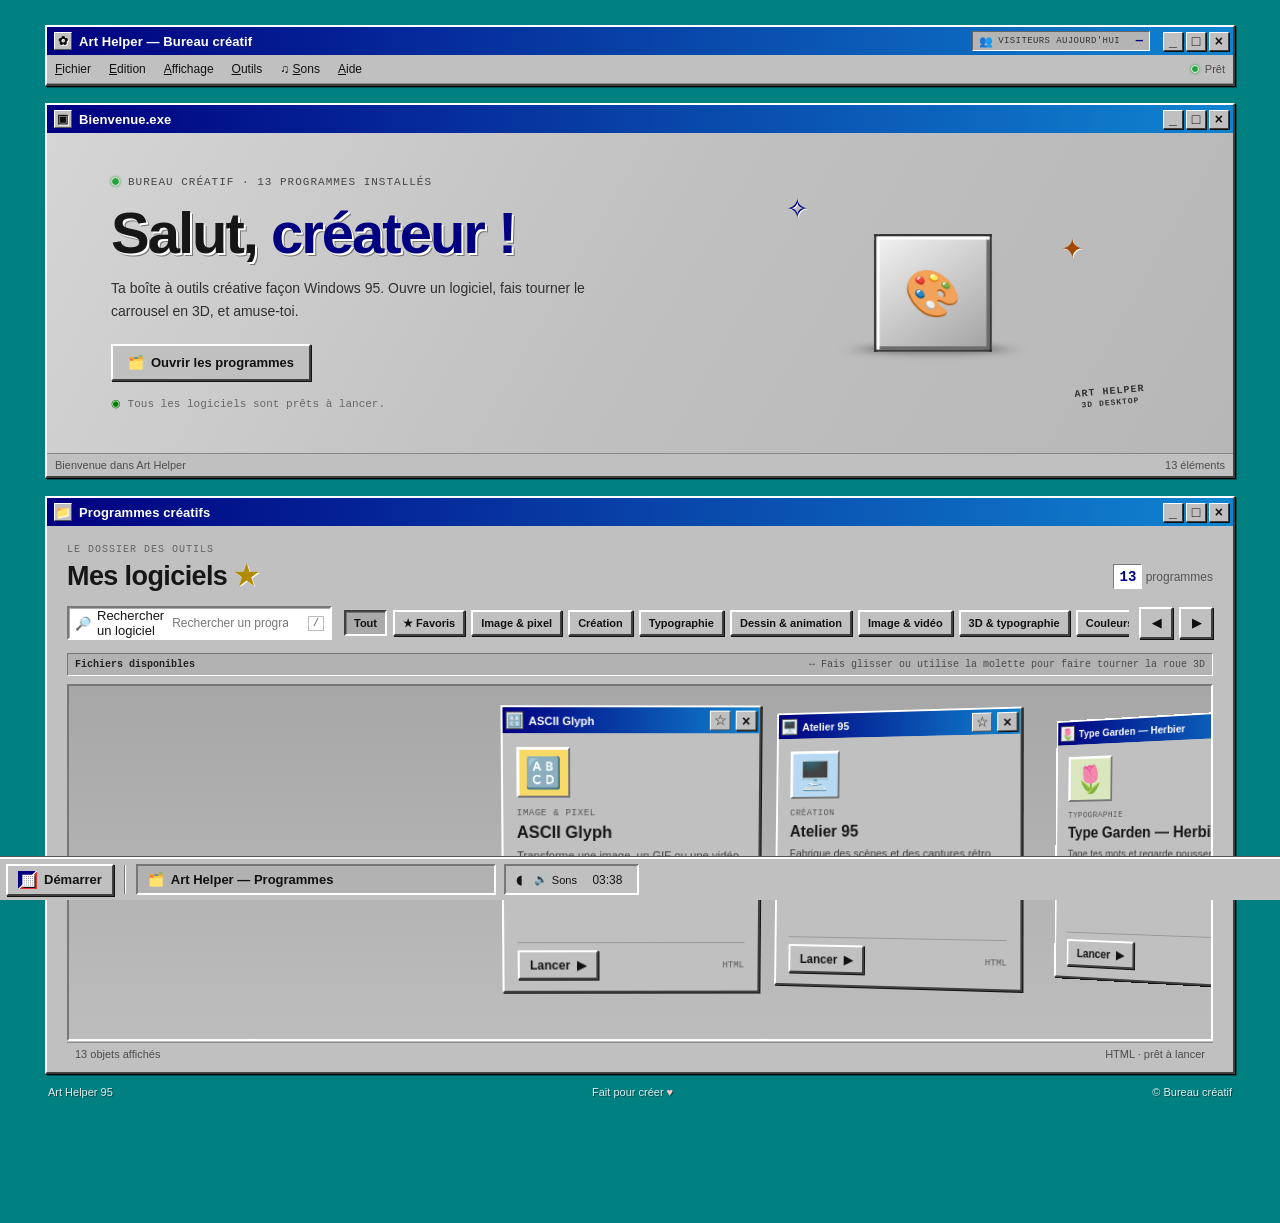
<file: index.html>
<!doctype html>
<html lang="fr">
<head>
  <meta charset="utf-8">
  <meta name="viewport" content="width=device-width, initial-scale=1">
  <meta name="theme-color" content="#008080">
  <meta name="description" content="Le bureau Art Helper : neuf logiciels créatifs à ouvrir, dans un univers Windows 95 et un carrousel 3D.">
  <title>Art Helper — Bureau 95</title>
  <link rel="stylesheet" href="styles.css?v=20261124-counter">
  <link rel="stylesheet" href="music.css?v=20261124-counter">
  <script src="app.js?v=20261124-counter" defer></script>
</head>
<body>
  <main class="desktop">
    <header class="top-window win-window">
      <div class="titlebar">
        <span class="title-icon" aria-hidden="true">✿</span>
        <a class="brand" href="./">Art Helper — Bureau créatif</a>
        <div class="daily-counter" title="Navigateurs uniques connectés aujourd'hui · un identifiant aléatoire renouvelé chaque jour">
          <span class="counter-icon" aria-hidden="true">👥</span><span class="counter-label">VISITEURS AUJOURD'HUI</span><strong id="daily-visitor-count" aria-live="polite">—</strong>
        </div>
        <div class="window-buttons" aria-hidden="true"><span>_</span><span>□</span><span>×</span></div>
      </div>
      <nav class="menubar" aria-label="Menu principal">
        <a href="#atelier"><u>F</u>ichier</a><a href="#atelier"><u>E</u>dition</a><a href="#atelier"><u>A</u>ffichage</a><a href="#atelier"><u>O</u>utils</a><button class="menu-link" id="open-sound" type="button">♫ <u>S</u>ons</button><a href="#atelier"><u>A</u>ide</a>
        <span class="menubar-spacer"></span><span class="online-status"><i></i> Prêt</span>
      </nav>
    </header>

    <section class="hero win-window" aria-labelledby="hero-title">
      <div class="titlebar">
        <span class="title-icon" aria-hidden="true">▣</span><span>Bienvenue.exe</span>
        <div class="window-buttons" aria-hidden="true"><span>_</span><span>□</span><span>×</span></div>
      </div>
      <div class="hero-content">
        <div class="hero-copy">
          <div class="hero-kicker"><span class="led"></span> BUREAU CRÉATIF · 13 PROGRAMMES INSTALLÉS</div>
          <h1 id="hero-title">Salut, <span>créateur&nbsp;!</span></h1>
          <p>Ta boîte à outils créative façon Windows 95. Ouvre un logiciel, fais tourner le carrousel en 3D, et amuse-toi.</p>
          <a class="win-button hero-button" href="#atelier"><span aria-hidden="true">🗂️</span> Ouvrir les programmes</a>
          <div class="hero-meta"><span>◉</span> Tous les logiciels sont prêts à lancer.</div>
        </div>
        <div class="cube-stage" aria-label="Cube 3D en rotation" role="img">
          <div class="cube-shadow"></div>
          <div class="cube">
            <span class="cube-face face-front">🎨</span><span class="cube-face face-back">✦</span>
            <span class="cube-face face-right">3D</span><span class="cube-face face-left">✿</span>
            <span class="cube-face face-top">ART</span><span class="cube-face face-bottom">☺</span>
          </div>
          <div class="cube-label">ART HELPER<br><small>3D DESKTOP</small></div>
          <span class="cube-spark spark-one">✧</span><span class="cube-spark spark-two">✦</span>
        </div>
      </div>
      <div class="status-bar"><span>Bienvenue dans Art Helper</span><span>13 éléments</span></div>
    </section>

    <section class="catalog win-window" id="atelier" aria-labelledby="catalog-title">
      <div class="titlebar catalog-titlebar">
        <span class="title-icon" aria-hidden="true">📁</span><span>Programmes créatifs</span>
        <div class="window-buttons" aria-hidden="true"><span>_</span><span>□</span><span>×</span></div>
      </div>
      <div class="catalog-inner">
        <div class="catalog-heading">
          <div><div class="eyebrow">LE DOSSIER DES OUTILS</div><h2 id="catalog-title">Mes logiciels <span>★</span></h2></div>
          <div class="item-count"><strong id="tool-count">13</strong> <span id="count-label">programmes</span></div>
        </div>
        <div class="control-row">
          <label class="search-box"><span aria-hidden="true">🔎</span><span class="visually-hidden">Rechercher un logiciel</span><input id="search" type="search" placeholder="Rechercher un programme…" autocomplete="off"><kbd>/</kbd></label>
          <div class="category-list" id="categories" aria-label="Filtrer par catégorie"></div>
          <div class="rail-controls"><button class="win-button rail-button" id="scroll-left" type="button" aria-label="Défiler vers la gauche">◀</button><button class="win-button rail-button" id="scroll-right" type="button" aria-label="Défiler vers la droite">▶</button></div>
        </div>
        <div class="rail-label"><span>Fichiers disponibles</span><span>↔ Fais glisser ou utilise la molette pour faire tourner la roue 3D</span></div>
        <div class="rail-perspective">
          <div class="tool-rail" id="tool-rail" tabindex="0" aria-label="Logiciels créatifs, carrousel 3D horizontal" aria-live="polite"></div>
          <div class="empty-state" id="empty-state" hidden><span class="empty-icon" aria-hidden="true">⚠️</span><strong>Catalogue indisponible</strong><span>Impossible de charger les logiciels pour le moment.</span></div>
        </div>
        <div class="status-bar catalog-status"><span id="catalog-status">13 objets</span><span>HTML · prêt à lancer</span></div>
      </div>
    </section>
    <footer class="desktop-footer"><span>Art Helper 95</span><span>Fait pour créer <b>♥</b></span><span>© Bureau créatif</span></footer>
  </main>

  <section class="music-window win-window" id="music-window" hidden role="dialog" aria-modal="false" aria-labelledby="music-title">
    <div class="titlebar music-titlebar">
      <span class="title-icon" aria-hidden="true">♫</span><span id="music-title">Lecteur MP3 — Art Helper</span>
      <button class="music-close win-button" id="close-sound" type="button" aria-label="Fermer le lecteur MP3">×</button>
    </div>
    <div class="music-menubar"><span><u>F</u>ichier</span><span><u>L</u>ecture</span><span><u>A</u>ide</span></div>
    <div class="player-body">
      <div class="player-display">
        <div class="display-caption"><span class="display-led"></span> EN LECTURE</div>
        <strong id="now-playing">Honk</strong>
        <div class="equalizer" aria-hidden="true"><i></i><i></i><i></i><i></i><i></i><i></i><i></i><i></i><i></i><i></i><i></i><i></i><i></i><i></i><i></i><i></i><i></i><i></i><i></i><i></i></div>
        <div class="seek-row"><time id="audio-current">00:00</time><input id="audio-seek" type="range" min="0" max="1000" value="0" aria-label="Position dans le morceau"><time id="audio-duration">00:00</time></div>
      </div>
      <audio id="music-audio" preload="metadata"></audio>
      <div class="player-controls">
        <button class="win-button transport-button" id="previous-track" type="button" aria-label="Morceau précédent">◀◀</button>
        <button class="win-button transport-button play-button" id="play-track" type="button" aria-label="Lire">▶</button>
        <button class="win-button transport-button" id="stop-track" type="button" aria-label="Arrêter">■</button>
        <button class="win-button transport-button" id="next-track" type="button" aria-label="Morceau suivant">▶▶</button>
        <label class="volume-control">VOL <input id="audio-volume" type="range" min="0" max="1" step="0.01" value="0.8" aria-label="Volume"></label>
      </div>
      <div class="playlist-heading"><strong>Liste de lecture</strong><span>MP3 · 18 pistes</span></div>
      <ol class="playlist" id="playlist"></ol>
      <div class="status-bar music-status"><span id="music-status">Prêt</span><a id="download-current" href="./assets/music/honk.mp3" download="honk.mp3">⬇ Télécharger le titre</a></div>
    </div>
  </section>

  <aside class="start-menu win-window" id="start-menu" hidden aria-label="Menu Démarrer">
    <div class="start-side">ART<br><strong>HELPER</strong></div>
    <div class="start-content"><div class="start-heading">Programmes</div><div id="start-programs"></div><div class="start-divider"></div><a class="start-exit" href="#atelier">⏻&nbsp; Fermer le menu</a></div>
  </aside>
  <div class="taskbar" role="toolbar" aria-label="Barre des tâches">
    <button class="win-button start-button" id="start-button" type="button" aria-expanded="false"><span class="win-logo" aria-hidden="true">▦</span> Démarrer</button>
    <span class="task-separator"></span>
    <a class="task-window" href="#atelier"><span aria-hidden="true">🗂️</span> Art Helper — Programmes</a>
    <div class="tray"><span class="tray-icon" aria-hidden="true">◖</span><button class="tray-sound" id="task-sound" type="button" aria-label="Ouvrir le lecteur MP3">🔊 <span>Sons</span></button><time id="clock">00:00</time></div>
  </div>
</body>
</html>
</file>
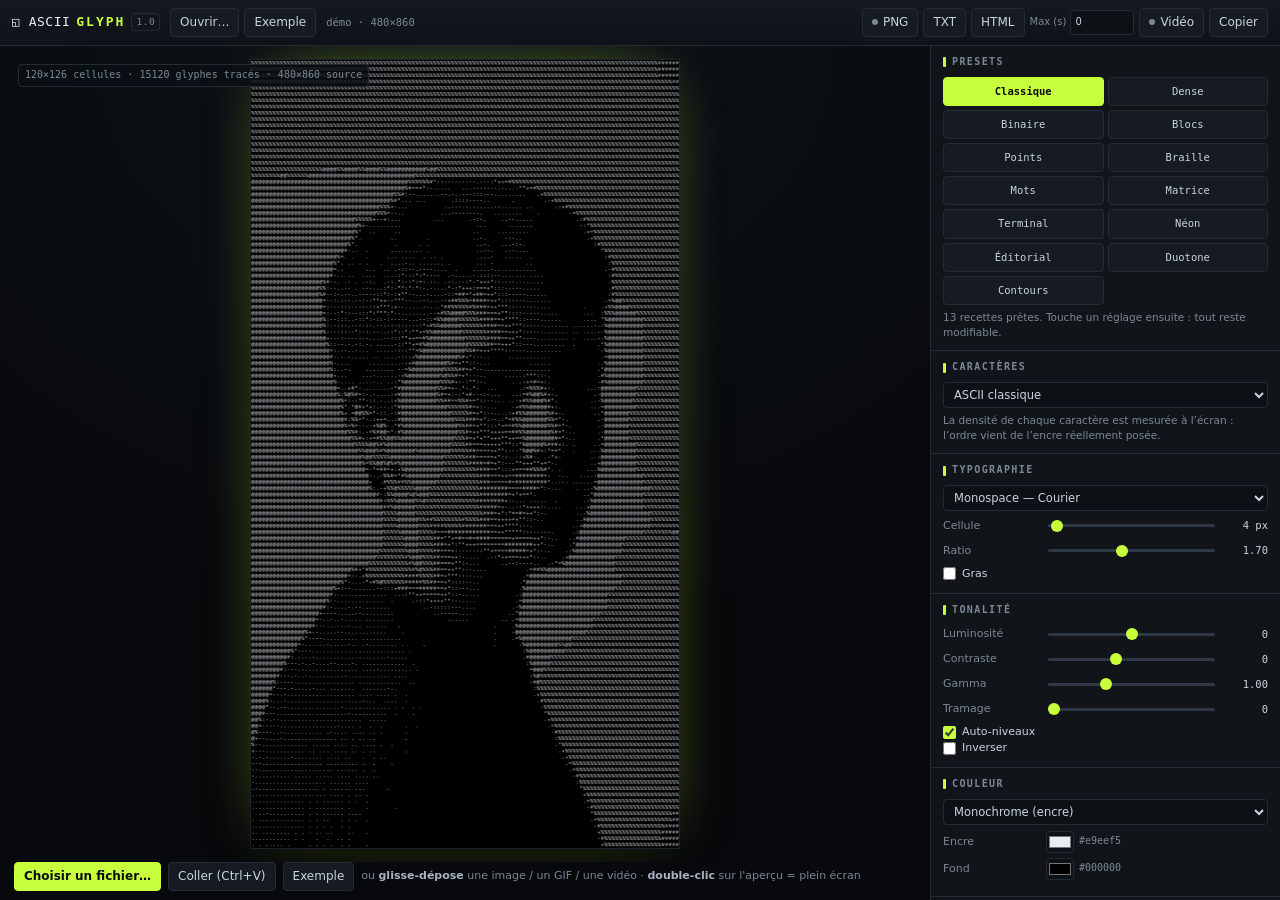
<file: apps/ascii-glyph/index.html>
<!DOCTYPE html>
<html lang="fr">
<head>
<meta charset="utf-8">
<meta name="viewport" content="width=device-width,initial-scale=1">
<title>ASCII GLYPH 1.0</title>
<script type="text/javascript">
/* filet de sécurité : si le moteur ne démarre pas, on l'affiche au lieu de laisser un écran vide */
window.__boot=false; window.__fatalMsg='';
window.addEventListener('error',function(e){
  window.__fatalMsg=(e.message||'erreur')+(e.lineno?(' · ligne '+e.lineno):'');
},true);
window.addEventListener('DOMContentLoaded',function(){
  setTimeout(function(){
    if(window.__boot)return;
    var b=document.getElementById('fatal'); if(!b)return;
    var t=document.getElementById('fatalTitle'), m=document.getElementById('fatalMsg');
    if(t)t.textContent='Démarrage impossible';
    if(m)m.textContent=window.__fatalMsg||'Le moteur JavaScript ne s’est pas initialisé (navigateur trop ancien, script bloqué, ou fichier incomplet). Ouvre la console (F12) pour le détail.';
    b.classList.add('on');
  },2600);
});
</script>
<style>
  :root{
    --bg:#0a0c0f; --panel:#11151a; --panel2:#161b22; --line:#232b35; --line2:#2e3844;
    --txt:#c9d3de; --dim:#7b8795; --acc:#c8ff3d; --acc2:#3ee6ff; --warn:#ff6b3d;
    --mono:ui-monospace,"SF Mono",Menlo,Consolas,"DejaVu Sans Mono",monospace;
  }
  *{box-sizing:border-box}
  html,body{height:100%}
  body{margin:0;background:var(--bg);color:var(--txt);font:12px/1.45 system-ui,-apple-system,"Segoe UI",Roboto,sans-serif;
    display:flex;flex-direction:column;overflow:hidden}
  button{font:inherit;color:inherit;background:var(--panel2);border:1px solid var(--line);
    border-radius:4px;padding:5px 9px;cursor:pointer;white-space:nowrap}
  button:hover{background:#1d242d;border-color:var(--line2)}
  button:active{transform:translateY(1px)}
  button.on{background:var(--acc);color:#0a0c0f;border-color:var(--acc);font-weight:600}
  button.pri{background:var(--acc);color:#0a0c0f;border-color:var(--acc);font-weight:600}
  button.pri:hover{background:#d8ff6a}
  select,input[type=text],textarea{width:100%;background:#0d1116;color:var(--txt);border:1px solid var(--line);
    border-radius:4px;padding:4px 6px;font:inherit;font-size:11.5px}
  select:focus,input:focus,textarea:focus{outline:1px solid var(--acc);border-color:var(--acc)}
  input[type=color]{width:28px;height:22px;padding:0;border:1px solid var(--line);border-radius:4px;background:#0d1116;cursor:pointer}
  input[type=range]{-webkit-appearance:none;appearance:none;width:100%;height:16px;background:transparent;cursor:pointer}
  input[type=range]::-webkit-slider-runnable-track{height:3px;background:var(--line2);border-radius:2px}
  input[type=range]::-webkit-slider-thumb{-webkit-appearance:none;width:12px;height:12px;margin-top:-4.5px;
    border-radius:50%;background:var(--acc);border:0}
  input[type=range]::-moz-range-track{height:3px;background:var(--line2);border-radius:2px}
  input[type=range]::-moz-range-thumb{width:12px;height:12px;border:0;border-radius:50%;background:var(--acc)}

  /* ---------- barre haute ---------- */
  header{flex:none;height:46px;display:flex;align-items:center;gap:10px;padding:0 12px;
    background:linear-gradient(#141920,#0f1318);border-bottom:1px solid var(--line)}
  .logo{display:flex;align-items:baseline;gap:6px;font-family:var(--mono);font-size:13px;letter-spacing:.5px;color:#e8eef6}
  .logo b{color:var(--acc);font-weight:700;letter-spacing:2px}
  .logo .ver{font-size:9.5px;color:var(--dim);border:1px solid var(--line);border-radius:3px;padding:1px 4px;transform:translateY(-1px)}
  .grp{display:flex;align-items:center;gap:5px}
  .spacer{flex:1}
  #srcinfo{font-family:var(--mono);font-size:10.5px;color:var(--dim);max-width:280px;overflow:hidden;text-overflow:ellipsis;white-space:nowrap}
  .hbtn{display:flex;align-items:center;gap:5px}
  .duration-setting{display:flex;align-items:center;gap:4px;color:var(--dim);font-size:10px;white-space:nowrap}
  .duration-setting input{width:64px;background:#0d1116;color:var(--txt);border:1px solid var(--line);border-radius:4px;padding:4px;font:inherit}
  .dot{width:6px;height:6px;border-radius:50%;background:var(--dim)}
  .dot.live{background:var(--acc);box-shadow:0 0 6px var(--acc)}

  /* ---------- corps ---------- */
  main{flex:1;display:flex;min-height:0}
  .stage{flex:1;min-width:0;display:flex;flex-direction:column;background:
    radial-gradient(120% 100% at 50% 0%,#0e1319 0%,#07090c 70%)}
  .screen{flex:1;min-height:0;display:grid;place-items:center;padding:14px;position:relative;overflow:hidden}
  #out{cursor:zoom-in;max-width:100%;max-height:100%;image-rendering:auto;background:#000;
    box-shadow:0 0 0 1px #1b222b,0 18px 50px -20px #000,0 0 60px -30px var(--acc)}
  #badge{position:absolute;left:18px;top:18px;font-family:var(--mono);font-size:10px;color:var(--dim);
    background:#0b0f13cc;border:1px solid var(--line);border-radius:4px;padding:3px 6px;pointer-events:none}
  #drop{position:absolute;inset:0;display:grid;place-items:center;pointer-events:none;opacity:0;transition:.15s;
    background:#0a0c0fcc;font-family:var(--mono);color:var(--acc);font-size:14px;letter-spacing:1px}
  #drop.on{opacity:1}

  .transport{flex:none;display:flex;align-items:center;gap:8px;padding:7px 12px;border-top:1px solid var(--line);
    background:#0f1318;font-family:var(--mono);font-size:11px;color:var(--dim)}
  .transport input[type=range]{flex:1}
  .transport .t{min-width:96px;text-align:right;color:var(--txt)}
  .transport.hide{display:none}

  /* ---------- panneau ---------- */
  aside{flex:none;width:350px;background:var(--panel);border-left:1px solid var(--line);
    overflow-y:auto;overflow-x:hidden}
  aside::-webkit-scrollbar{width:9px}
  aside::-webkit-scrollbar-track{background:#0c1014}
  aside::-webkit-scrollbar-thumb{background:#232b35;border-radius:5px}
  aside::-webkit-scrollbar-thumb:hover{background:#33404e}
  section{padding:9px 12px 11px;border-bottom:1px solid var(--line)}
  section>h3{margin:0 0 7px;font-family:var(--mono);font-size:10px;letter-spacing:1.4px;text-transform:uppercase;
    color:var(--dim);display:flex;align-items:center;gap:6px}
  section>h3::before{content:"";width:3px;height:10px;background:var(--acc);border-radius:1px}
  .row{display:flex;align-items:center;gap:7px;margin:5px 0}
  .row>label{flex:none;width:96px;font-size:11px;color:var(--dim)}
  .row>.val{flex:none;width:44px;text-align:right;font-family:var(--mono);font-size:10.5px;color:var(--txt)}
  .row .grow{flex:1;min-width:0}
  .grid{display:grid;gap:4px}
  .g2{grid-template-columns:1fr 1fr}
  .g3{grid-template-columns:1fr 1fr 1fr}
  .presets button{font-family:var(--mono);font-size:10.5px;padding:6px 4px;text-align:center;overflow:hidden;text-overflow:ellipsis}
  .hint{font-size:10.5px;color:var(--dim);margin-top:5px;line-height:1.4}
  .chk{display:flex;align-items:center;gap:6px;font-size:11px;color:var(--txt);cursor:pointer}
  .chk input{accent-color:var(--acc);margin:0}
  .swatches{display:flex;gap:5px;align-items:center}
  .mini{font-family:var(--mono);font-size:10px;color:var(--dim)}
  .sep{height:1px;background:var(--line);margin:8px 0}
</style>
</head>
<body>

<header>
  <div class="logo">◱ ASCII <b>GLYPH</b><span class="ver">1.0</span></div>
  <div class="grp">
    <button id="open">Ouvrir…</button>
    <button id="demo">Exemple</button>
  </div>
  <div id="srcinfo">aucune source</div>
  <div class="spacer"></div>
  <div class="grp">
    <button class="hbtn" id="exPng"><span class="dot"></span>PNG</button>
    <button id="exTxt">TXT</button>
    <button id="exHtml">HTML</button>
    <label class="duration-setting" title="Durée maximale de l’export vidéo">Max (s)<input id="exportDurationSec" type="number" min="0" max="3600" step="0.1" value="0" aria-label="Durée maximale de la vidéo en secondes"></label>
    <button class="hbtn" id="exVid"><span class="dot" id="recdot"></span><span id="reclabel">Vidéo</span></button>
    <button id="copy">Copier</button>
  </div>
  <input type="file" id="file" accept="image/*,video/*" hidden>
</header>

<main>
  <div class="stage">
    <div class="screen" id="screen">
      <canvas id="out" width="640" height="360"></canvas>
      <div id="badge">—</div>
      <div id="drop">DÉPOSE UNE IMAGE OU UNE VIDÉO</div>
      <div id="drop2">DÉPOSE ICI — IMAGE, GIF OU VIDÉO</div>
    </div>
    <div id="sandbox">
      <b>Aperçu intégré</b> — ici le sélecteur de fichiers et les téléchargements sont bloqués par le bac à sable.
      Glisse quand même une image sur l'aperçu (ça marche), ou <b>télécharge ce fichier</b> et ouvre-le directement
      dans ton navigateur pour tout avoir : Ouvrir, Ctrl+V, exports PNG/TXT/HTML/Vidéo.
    </div>
    <div class="stagebar">
      <button class="pri" id="pickBtn">Choisir un fichier…</button>
      <button id="pasteBtn">Coller (Ctrl+V)</button>
      <button id="demoBtn">Exemple</button>
      <span class="shint">ou <b>glisse-dépose</b> une image / un GIF / une vidéo · <b>double-clic</b> sur l'aperçu = plein écran</span>
    </div>
    <div class="transport hide" id="transport">
      <button id="play" title="Lecture / pause (Espace)" style="padding:3px 8px">❚❚</button>
      <input id="seek" type="range" min="0" max="1000" value="0" aria-label="Position">
      <span class="t" id="time">0:00 / 0:00</span>
      <label class="chk" style="margin-left:6px"><input type="checkbox" id="loop" checked> boucle</label>
      <select id="speed" style="width:64px;padding:2px 4px">
        <option value="0.25">0.25×</option>
        <option value="0.5">0.5×</option>
        <option value="1" selected>1×</option>
        <option value="1.5">1.5×</option>
        <option value="2">2×</option>
      </select>
    </div>
  </div>

  <aside>
    <section>
      <h3>Presets</h3>
      <div class="grid g2 presets" id="presets"></div>
      <div class="hint">13 recettes prêtes. Touche un réglage ensuite : tout reste modifiable.</div>
    </section>

    <section>
      <h3>Caractères</h3>
      <select id="charset"></select>
      <div class="row" id="customRow" style="display:none">
        <label>Jeu perso</label>
        <input id="custom" class="grow" type="text" value=" .:-=+*#%@" spellcheck="false">
      </div>
      <div class="row" id="wordsRow" style="display:none">
        <label>Mots</label>
        <input id="words" class="grow" type="text" value="GLYPH,ASCII,TEXTE,IMAGE,SIGNAL,PIXEL,DATA" spellcheck="false">
      </div>
      <div class="hint" id="csHint">La densité de chaque caractère est mesurée à l'écran : l'ordre vient de l'encre réellement posée.</div>
    </section>

    <section>
      <h3>Typographie</h3>
      <select id="font"></select>
      <div class="row">
        <label>Cellule</label>
        <input id="cell" type="range" min="3" max="48" value="8" class="grow">
        <span class="val" id="cellv">8 px</span>
      </div>
      <div class="row">
        <label>Ratio</label>
        <input id="ratio" type="range" min="100" max="260" value="170" class="grow">
        <span class="val" id="ratiov">1.7</span>
      </div>
      <label class="chk"><input type="checkbox" id="bold"> Gras</label>
    </section>

    <section>
      <h3>Tonalité</h3>
      <div class="row"><label>Luminosité</label><input id="bright" type="range" min="-60" max="60" value="0" class="grow"><span class="val" id="brightv">0</span></div>
      <div class="row"><label>Contraste</label><input id="contrast" type="range" min="-60" max="90" value="0" class="grow"><span class="val" id="contrastv">0</span></div>
      <div class="row"><label>Gamma</label><input id="gamma" type="range" min="40" max="220" value="100" class="grow"><span class="val" id="gammav">1.00</span></div>
      <div class="row"><label>Tramage</label><input id="dither" type="range" min="0" max="100" value="0" class="grow"><span class="val" id="ditherv">0</span></div>
      <label class="chk"><input type="checkbox" id="auto"> Auto-niveaux</label>
      <label class="chk"><input type="checkbox" id="invert"> Inverser</label>
    </section>

    <section>
      <h3>Couleur</h3>
      <select id="colorMode">
        <option value="mono">Monochrome (encre)</option>
        <option value="color">Couleur par caractère</option>
        <option value="blocks">Blocs de couleur</option>
        <option value="duotone">Duotone</option>
      </select>
      <div class="row" style="margin-top:6px">
        <label>Encre</label>
        <div class="swatches"><input type="color" id="ink" value="#e9eef5"><span class="mini" id="inkh">#e9eef5</span></div>
      </div>
      <div class="row" id="ink2Row" style="display:none">
        <label>Encre 2</label>
        <div class="swatches"><input type="color" id="ink2" value="#ff2d78"><span class="mini" id="ink2h">#ff2d78</span></div>
      </div>
      <div class="row">
        <label>Fond</label>
        <div class="swatches"><input type="color" id="bg" value="#000000"><span class="mini" id="bgch">#000000</span></div>
      </div>
    </section>

    <section>
      <h3>Sujet</h3>
      <select id="mask">
        <option value="none">Texte partout</option>
        <option value="in_hi">Seulement dans le clair</option>
        <option value="in_lo">Seulement dans le sombre</option>
        <option value="out_hi">Seulement autour du clair</option>
        <option value="out_lo">Seulement autour du sombre</option>
      </select>
      <div class="row"><label>Seuil</label><input id="mthr" type="range" min="2" max="98" value="42" class="grow"><span class="val" id="mthrv">42</span></div>
      <div class="row"><label>Adoucir</label><input id="mblur" type="range" min="0" max="6" value="1" class="grow"><span class="val" id="mblurv">1</span></div>
      <div class="row"><label>Contours</label><input id="edges" type="range" min="0" max="100" value="0" class="grow"><span class="val" id="edgesv">0</span></div>
    </section>

    <section>
      <h3>Effets</h3>
      <div class="row"><label>Glow</label><input id="glow" type="range" min="0" max="100" value="0" class="grow"><span class="val" id="glowv">0</span></div>
      <div class="row"><label>Rayon</label><input id="glowR" type="range" min="2" max="40" value="10" class="grow"><span class="val" id="glowRv">10</span></div>
      <div class="row"><label>Scanlines</label><input id="scan" type="range" min="0" max="100" value="0" class="grow"><span class="val" id="scanv">0</span></div>
      <div class="row"><label>Espacement</label><input id="scanGap" type="range" min="2" max="12" value="3" class="grow"><span class="val" id="scanGapv">3</span></div>
    </section>

    <section>
      <h3>Animation</h3>
      <div class="row"><label>Défilement</label><input id="scroll" type="range" min="0" max="100" value="0" class="grow"><span class="val" id="scrollv">0</span></div>
      <div class="row"><label>Décodage</label><input id="decode" type="range" min="0" max="100" value="0" class="grow"><span class="val" id="decodev">0</span></div>
      <div class="row"><label>Images/s</label><input id="fps" type="range" min="8" max="60" value="30" class="grow"><span class="val" id="fpsv">30</span></div>
      <button id="replay" style="width:100%;margin-top:4px">↻ Rejouer le décodage</button>
    </section>

    <section>
      <h3>Sortie</h3>
      <div class="row"><label>Échelle</label><input id="scale" type="range" min="1" max="4" value="2" class="grow"><span class="val" id="scalev">×2</span></div>
      <div class="hint" id="outinfo">—</div>
      <div class="hint">Le TXT et le HTML exportent la grille exacte (pas une image). « Vidéo » enregistre le rendu animé en WebM.</div>
    </section>
  </aside>
</main>

<div id="toast"></div>
<div id="fatal"><b id="fatalTitle">Erreur</b><span id="fatalMsg"></span><button id="fatalCopy">Copier</button></div>
<noscript><div style="position:fixed;inset:0;background:#0a0c0f;color:#ffb347;font:14px monospace;padding:24px;z-index:99">
JavaScript est désactivé pour cette page : l'outil ne peut pas fonctionner.</div></noscript>
<style>
  #toast{position:fixed;left:50%;bottom:22px;transform:translateX(-50%) translateY(20px);opacity:0;
    background:#0e1216ee;border:1px solid var(--line2);border-left:3px solid var(--acc);border-radius:5px;
    padding:8px 13px;font-family:var(--mono);font-size:11.5px;color:var(--txt);pointer-events:none;
    transition:opacity .2s,transform .2s;z-index:50}
  #toast.on{opacity:1;transform:translateX(-50%) translateY(0)}
  #sandbox{display:none;flex:none;margin:0 14px 8px;padding:8px 11px;border-radius:5px;font-size:11.5px;line-height:1.45;
    background:#2a1c05;border:1px solid #6b4b12;border-left:3px solid #ffb347;color:#ffd9a0}
  #sandbox b{color:#ffc36b}
  .stagebar{flex:none;display:flex;align-items:center;gap:7px;padding:0 14px 9px;flex-wrap:wrap}
  .stagebar .shint{font-size:11px;color:var(--dim)}
  .stagebar .shint b{color:#a8b4c2}
  #drop2{position:absolute;inset:0;display:none;place-items:center;pointer-events:none;
    background:#0a0c0fd0;border:2px dashed var(--acc);border-radius:6px;font-family:var(--mono);color:var(--acc);
    font-size:14px;letter-spacing:1px;z-index:5}
  #drop2.on{display:grid}
  #out:fullscreen{width:100%;height:100%;max-width:none;max-height:none;object-fit:contain;background:#000;cursor:zoom-out}
  #fatal{display:none;position:fixed;left:12px;right:12px;bottom:12px;z-index:60;align-items:flex-start;gap:9px;
    background:#2a0d0d;border:1px solid #7a2b2b;border-left:4px solid #ff5c5c;border-radius:6px;padding:9px 11px;
    font-family:var(--mono);font-size:11.5px;color:#ffd3d3;line-height:1.4}
  #fatal.on{display:flex}
  #fatal b{color:#ff8a8a;flex:none}
  #fatal span{flex:1;min-width:0;word-break:break-word}
  #fatal button{flex:none;background:#3d1414;border-color:#7a2b2b;color:#ffd3d3;padding:3px 8px;font-size:11px}
  @media(max-width:880px){
    .screen{min-height:240px}
    body{overflow:auto}
    main{flex-direction:column;min-height:0}
    .stage{min-height:58vh}
    aside{width:auto;border-left:0;border-top:1px solid var(--line)}
    header{flex-wrap:wrap;height:auto;padding:8px 12px;gap:8px}
  }
</style>
<script type="text/javascript">
/* =====================================================================
   ASCII GLYPH — noyau : caractères, glyphes mesurés, rendu
   ===================================================================== */
const $=id=>document.getElementById(id);
const clamp=(v,a,b)=>Math.max(a,Math.min(b,v));
const f1=v=>v.toFixed(1);

const P={
  charset:'ascii', custom:' .:-=+*#%@', words:'GLYPH,ASCII,TEXTE,IMAGE,SIGNAL,PIXEL,DATA',
  font:'mono', bold:false, cell:8, ratio:170,
  bright:0, contrast:0, gamma:100, dither:0, auto:true, invert:false,
  colorMode:'mono', ink:'#e9eef5', ink2:'#ff2d78', bg:'#000000',
  mask:'none', mthr:42, mblur:1, edges:0,
  glow:0, glowR:10, scan:0, scanGap:3,
  scroll:0, decode:0, fps:30, scale:2,
  preset:'classique'
};

const CS={
  ascii:{n:'ASCII classique', s:' .:-=+*#%@'},
  ext:{n:'ASCII étendu', s:' .`\'^",:;Il!i~+_-?][}{1)(|/tfjrxnuvczXYUJCLQ0OZmwqpdbkhao*#MW&8%B@$'},
  binary:{n:'Binaire 0 / 1', s:' 01'},
  blocks:{n:'Blocs ░▒▓█', s:' ░▒▓█'},
  dots:{n:'Points', s:' .·:•●'},
  braille:{n:'Braille', s:' ⠁⠉⠓⠛⠟⠿⣿'},
  words:{n:'Mots réels', words:true},
  custom:{n:'Personnalisé', s:''}
};

const FONTS=[
  {id:'mono',   n:'Monospace — Courier',   css:'"Courier New",Courier,monospace'},
  {id:'consol', n:'Consolas / Menlo',      css:'Consolas,Menlo,"DejaVu Sans Mono",monospace'},
  {id:'lucida', n:'Lucida Console',        css:'"Lucida Console",Monaco,monospace'},
  {id:'sys',    n:'Monospace système',     css:'monospace'},
  {id:'serif',  n:'Serif — Georgia',       css:'Georgia,"Times New Roman",serif'},
  {id:'sans',   n:'Sans — Helvetica',      css:'Helvetica,Arial,sans-serif'},
  {id:'cond',   n:'Condensé — Impact',     css:'Impact,"Arial Narrow",sans-serif'}
];
const fontOf=id=>FONTS.find(f=>f.id===id)||FONTS[0];

/* ---------------- jeu de glyphes courant ---------------- */
function charsOf(){
  const cs=CS[P.charset]||CS.ascii;
  if(P.charset==='words'){
    const w=P.words.split(',').map(s=>s.trim()).filter(Boolean);
    return w.length?w:['GLYPH'];
  }
  const s=P.charset==='custom'?P.custom:cs.s;
  const arr=[...s];
  return arr.length?arr:[' '];
}

/* ---------------- mesure typographique ---------------- */
const meas=document.createElement('canvas').getContext('2d');
function fontMetrics(css,bold){
  meas.font=`${bold?'700 ':''}100px ${css}`;
  const adv=Math.max(0.2,meas.measureText('M').width/100);
  const m=meas.measureText('Mg');
  const asc=(m.fontBoundingBoxAscent||72)/100;
  const desc=(m.fontBoundingBoxDescent||28)/100;
  return {adv,asc,desc};
}

/* ---------------- glyphes : masques d'encre mesurés ---------------- */
const GCACHE=new Map();
function glyphSet(cw,ch){
  const f=fontOf(P.font);
  const key=`${P.charset}|${P.custom}|${P.words}|${P.font}|${P.bold?1:0}|${cw}x${ch}`;
  if(GCACHE.has(key))return GCACHE.get(key);
  const list=charsOf();
  const M=fontMetrics(f.css,P.bold);
  /* taille unique pour tout le jeu : les mots gardent la même échelle que
     les caractères, c'est ce qui donne une texture de texte homogène */
  let advUnit=M.adv;
  if(list.length&&list[0].length>1){
    meas.font=`${P.bold?'700 ':''}100px ${f.css}`;
    advUnit=Math.max(...list.map(g=>meas.measureText(g).width))/100;
  }
  const size=Math.max(3,Math.min(cw*0.94/advUnit,ch/(M.asc+M.desc)));
  const out=list.map(g=>buildGlyph(g,cw,ch,f.css,P.bold,size,M));
  out.sort((a,b)=>a.cov-b.cov);           // du moins d'encre au plus d'encre
  if(GCACHE.size>14)GCACHE.clear();
  GCACHE.set(key,out);
  return out;
}
function buildGlyph(g,cw,ch,css,bold,size,M){
  const tmp=document.createElement('canvas');
  tmp.width=cw; tmp.height=ch;
  const t=tmp.getContext('2d',{willReadFrequently:true});
  t.fillStyle='#fff';
  t.font=`${bold?'700 ':''}${size}px ${css}`;
  t.textAlign='center'; t.textBaseline='alphabetic';
  t.fillText(g,cw/2,ch/2+size*(M.asc-M.desc)/2);
  const d=t.getImageData(0,0,cw,ch).data;
  const R=[],X=[],A=[]; let cov=0;
  for(let y=0;y<ch;y++){
    const row=y*cw;
    for(let x=0;x<cw;x++){
      const a=d[(row+x)*4+3];
      if(a>10){ R.push(y); X.push(x); A.push(a); cov+=a }
    }
  }
  return {g,R:Uint16Array.from(R),X:Uint16Array.from(X),A:Uint8Array.from(A),cov:cov/(cw*ch*255)};
}

/* ---------------- source ---------------- */
let src=null, srcName='', vid=null;
const SW=()=>{ if(!src)return 0; return src.videoWidth||src.naturalWidth||src.width||0 };
const SH=()=>{ if(!src)return 0; return src.videoHeight||src.naturalHeight||src.height||0 };
const isVid=()=>!!(vid&&src===vid);

/* ---------------- géométrie de la grille ---------------- */
function gridMeta(){
  const w=SW()||1280, h=SH()||720;
  const cw=clamp(P.cell,2,64);
  const ch=Math.max(2,Math.round(cw*P.ratio/100));
  let cols=clamp(Math.round(w/cw),4,360);
  let rows=Math.max(2,Math.round(h/(cw*P.ratio/100)));
  const maxCells=52000;
  if(cols*rows>maxCells){
    const k=Math.sqrt(maxCells/(cols*rows));
    cols=Math.max(4,Math.floor(cols*k)); rows=Math.max(2,Math.floor(rows*k));
  }
  return {cols,rows,cw,ch};
}

/* ---------------- tampons ---------------- */
const samp=document.createElement('canvas');
const sampCtx=samp.getContext('2d',{willReadFrequently:true});
const glowCv=document.createElement('canvas');
const glowCtx=glowCv.getContext('2d');
let imgBuf=null, imgW=0, imgH=0;
let L=null, MR=null,MG=null,MB=null, MA=null;
let lastChars=null, lastCols=0, lastRows=0, lastColors=null;
let REVEAL=1;

function hex2rgb(h){
  const v=h.replace('#','');
  return [parseInt(v.slice(0,2),16),parseInt(v.slice(2,4),16),parseInt(v.slice(4,6),16)];
}

/* ---------------- rendu d'une image ---------------- */
function drawTo(target,scale,time){
  const g=gridMeta();
  const cw=Math.max(2,Math.round(g.cw*scale)), ch=Math.max(2,Math.round(g.ch*scale));
  const W=g.cols*cw, H=g.rows*ch;
  if(target.width!==W||target.height!==H){ target.width=W; target.height=H }
  const ctx=target.getContext('2d');
  ctx.setTransform(1,0,0,1,0,0);
  ctx.globalAlpha=1; ctx.globalCompositeOperation='source-over'; ctx.filter='none';

  const bg=hex2rgb(P.bg);
  ctx.fillStyle=`rgb(${bg[0]},${bg[1]},${bg[2]})`;
  ctx.fillRect(0,0,W,H);
  if(!src){ return {W,H,cols:g.cols,rows:g.rows,cells:0} }

  /* 1. échantillonnage de la source sur la grille */
  if(samp.width!==g.cols||samp.height!==g.rows){ samp.width=g.cols; samp.height=g.rows }
  sampCtx.setTransform(1,0,0,1,0,0);
  sampCtx.imageSmoothingEnabled=true;
  sampCtx.imageSmoothingQuality='high';
  sampCtx.clearRect(0,0,g.cols,g.rows);
  sampCtx.drawImage(src,0,0,g.cols,g.rows);
  const sd=sampCtx.getImageData(0,0,g.cols,g.rows).data;

  const n=g.cols*g.rows;
  if(!L||L.length!==n){ L=new Float32Array(n) }
  if(!MA||MA.length!==n){ MA=new Uint8Array(n) }
  if(!MR||MR.length!==n){ MR=new Uint8Array(n); MG=new Uint8Array(n); MB=new Uint8Array(n) }
  if(!lastChars||lastChars.length!==n){ lastChars=new Array(n).fill(' '); lastColors=new Array(n).fill('#000000') }

  for(let i=0;i<n;i++){
    const o=i*4;
    const a=sd[o+3]/255;
    const r=sd[o]*a, gg=sd[o+1]*a, bb=sd[o+2]*a;
    MR[i]=r; MG[i]=gg; MB[i]=bb; MA[i]=a>0.06?1:0;
    let l=(0.299*r+0.587*gg+0.114*bb)/255;
    if(P.invert)l=1-l;
    L[i]=l;
  }

  /* auto-niveaux : étirement de l'histogramme (2 % / 98 %) */
  let lo=0, hi=1;
  if(P.auto){
    const hist=new Float64Array(256);
    for(let i=0;i<n;i++)hist[Math.min(255,(L[i]*255)|0)]++;
    const cut=n*0.02;
    let acc=0;
    for(let b=0;b<256;b++){ acc+=hist[b]; if(acc>cut){ lo=b/255; break } }
    acc=0;
    for(let b=255;b>=0;b--){ acc+=hist[b]; if(acc>cut){ hi=b/255; break } }
    if(hi-lo<0.08){ lo=0; hi=1 }
  }

  const br=P.bright/100, ct=1+P.contrast/100, gam=100/P.gamma;
  const span=hi-lo||1;
  for(let i=0;i<n;i++){
    let l=(L[i]-lo)/span;
    l=l<0?0:l>1?1:l;
    l=(l-0.5)*ct+0.5+br;
    l=l<0?0:l>1?1:l;
    if(gam!==1)l=Math.pow(l,gam);
    L[i]=l;
  }

  /* 2. contours (Sobel) */
  let E=null;
  if(P.edges>0){
    E=new Float32Array(n);
    for(let y=1;y<g.rows-1;y++)for(let x=1;x<g.cols-1;x++){
      const i=y*g.cols+x;
      const a=L[i-g.cols-1],b=L[i-g.cols],c=L[i-g.cols+1],
            d=L[i-1],          f=L[i+1],
            h1=L[i+g.cols-1],j=L[i+g.cols],k=L[i+g.cols+1];
      const gx=(c+2*f+k)-(a+2*d+h1), gy=(h1+2*j+k)-(a+2*b+c);
      let m=Math.sqrt(gx*gx+gy*gy);
      E[i]=m>1?1:m;
    }
    const e=P.edges/100;
    for(let i=0;i<n;i++)L[i]=L[i]*(1-e)+E[i]*e*1.35>1?1:L[i]*(1-e)+E[i]*e*1.35;
  }

  /* 3. masque sujet (avec adoucissement) */
  let M2=null;
  if(P.mask!=='none'){
    M2=Float32Array.from(L);
    const r=Math.round(P.mblur);
    if(r>0){
      const tmpA=new Float32Array(n);
      for(let pass=0;pass<2;pass++){
        const srcA=pass?tmpA:M2, dstA=pass?M2:tmpA;
        for(let y=0;y<g.rows;y++)for(let x=0;x<g.cols;x++){
          let s=0,c2=0;
          for(let dy=-r;dy<=r;dy++){
            const yy=y+dy; if(yy<0||yy>=g.rows)continue;
            for(let dx=-r;dx<=r;dx++){
              const xx=x+dx; if(xx<0||xx>=g.cols)continue;
              s+=srcA[yy*g.cols+xx]; c2++;
            }
          }
          dstA[y*g.cols+x]=s/c2;
        }
      }
    }
  }

  /* 4. glyphes et composition */
  const GS=glyphSet(cw,ch);
  const gn=GS.length;
  if(!imgBuf||imgW!==W||imgH!==H){ imgBuf=ctx.createImageData(W,H); imgW=W; imgH=H }
  const data=imgBuf.data;
  const u32=new Uint32Array(data.buffer);
  u32.fill((255<<24)|(bg[2]<<16)|(bg[1]<<8)|bg[0]);

  const ink=hex2rgb(P.ink), ink2=hex2rgb(P.ink2);
  const mode=P.colorMode;
  const thr=P.mthr/100;
  const tsec=(time||0);
  const scrollAmt=P.scroll/100*3;
  const dec=P.decode/100;
  const W4=W*4;
  const wordsMode=P.charset==='words';
  let cells=0;

  for(let y=0;y<g.rows;y++){
    for(let x=0;x<g.cols;x++){
      const i=y*g.cols+x;
      const l=L[i];

      /* masque */
      if(P.mask!=='none'){
        const m=M2[i]>thr?1:0;
        let keep;
        if(P.mask==='in_hi')keep=m;
        else if(P.mask==='out_hi')keep=1-m;
        else if(P.mask==='in_lo')keep=1-m;
        else keep=m;                       /* out_lo */
        if(!keep){ lastChars[i]=' '; continue }
      }

      /* glyphe */
      let lc=l;
      if(P.dither>0&&gn>2){
        const bay=BAYER[(y&3)*4+(x&3)];
        lc=l+(bay-0.5)*(P.dither/100)/Math.max(2,gn-1)*2.2;
        lc=lc<0?0:lc>1?1:lc;
      }
      let idx=clamp(Math.round(lc*(gn-1)),0,gn-1);
      if(wordsMode) idx=Math.floor(hash3(x,y,11)*gn)%gn;
      if(tsec>0&&scrollAmt>0){
        const ph=(x*0.11+y*0.07);
        const wob=Math.round(Math.sin(tsec*(0.7+P.scroll/45)+ph*2.6)*scrollAmt);
        idx=clamp(idx+wob,0,gn-1);
      }
      if(REVEAL<1){
        if(hash3(x,y,3)>REVEAL)idx=Math.floor(hash3(x,y,Math.floor(tsec*14)+5)*gn);
      }
      if(dec>0&&tsec>0){
        const tick=Math.floor(tsec*11);
        const rnd=hash3(x,y,tick);
        if(rnd<dec){ idx=Math.floor(hash3(y,x,tick+7)*gn) }
      }
      const gl=GS[idx];
      lastChars[i]=gl.g;

      /* couleur de la cellule */
      let cr,cg,cb;
      if(mode==='color'||mode==='blocks'){
        cr=MR[i]; cg=MG[i]; cb=MB[i];
        if(mode==='blocks' && (cr+cg+cb)<24){ cr=ink[0]*0.2; cg=ink[1]*0.2; cb=ink[2]*0.2 }
        if(mode==='blocks'){ cr=Math.min(255,cr*1.15); cg=Math.min(255,cg*1.15); cb=Math.min(255,cb*1.15) }
      }else if(mode==='duotone'){
        cr=ink[0]+(ink2[0]-ink[0])*l;
        cg=ink[1]+(ink2[1]-ink[1])*l;
        cb=ink[2]+(ink2[2]-ink[2])*l;
      }else{
        cr=ink[0]; cg=ink[1]; cb=ink[2];
      }
      lastColors[i]='#'+[cr,cg,cb].map(v=>clamp(Math.round(v),0,255).toString(16).padStart(2,'0')).join('');

      const inkR=cr, inkG=cg, inkB=cb;

      const pixBase=(y*ch)*W+x*cw;
      const byteBase=pixBase*4;
      if(mode==='blocks'&&!wordsMode){
        /* fond de cellule assombri, caractère dans la couleur pure */
        const pr=clamp(cr*0.30,0,255)|0, pg=clamp(cg*0.30,0,255)|0, pb=clamp(cb*0.30,0,255)|0;
        const pk=(255<<24)|(pb<<16)|(pg<<8)|pr;
        for(let py=0;py<ch;py++){
          const off=pixBase+py*W;
          for(let px=0;px<cw;px++)u32[off+px]=pk;
        }
      }
      const aMul=wordsMode?clamp(0.42+l*0.58,0.3,1):1;
      const R=gl.R,X=gl.X,A=gl.A, len=R.length;
      for(let k=0;k<len;k++){
        const p=byteBase+R[k]*W4+X[k]*4;
        const a=(A[k]/255)*aMul;
        if(a<=0.004)continue;
        const ia=1-a;
        data[p]=data[p]*ia+inkR*a;
        data[p+1]=data[p+1]*ia+inkG*a;
        data[p+2]=data[p+2]*ia+inkB*a;
        data[p+3]=255;
      }
      cells++;
    }
  }
  ctx.putImageData(imgBuf,0,0);

  /* 5. glow */
  if(P.glow>0){
    const rad=Math.max(1,P.glowR*scale*0.5);
    if(glowCv.width!==W||glowCv.height!==H){ glowCv.width=W; glowCv.height=H }
    glowCtx.setTransform(1,0,0,1,0,0);
    glowCtx.globalCompositeOperation='source-over';
    glowCtx.clearRect(0,0,W,H);
    glowCtx.filter=`blur(${rad}px)`;
    glowCtx.drawImage(target,0,0);
    glowCtx.filter='none';
    ctx.globalCompositeOperation='lighter';
    ctx.globalAlpha=Math.min(1,P.glow/100)*0.9;
    ctx.drawImage(glowCv,0,0);
    ctx.globalAlpha=1; ctx.globalCompositeOperation='source-over';
  }

  /* 6. scanlines */
  if(P.scan>0){
    const gap=Math.max(2,Math.round(P.scanGap*scale));
    ctx.globalAlpha=Math.min(1,P.scan/100)*0.85;
    ctx.fillStyle='#000';
    for(let yy=0;yy<H;yy+=gap)ctx.fillRect(0,yy,W,Math.max(1,Math.round(scale)));
    ctx.globalAlpha=1;
  }

  lastCols=g.cols; lastRows=g.rows;
  return {W,H,cols:g.cols,rows:g.rows,cells};
}
const BAYER=[0,8,2,10,12,4,14,6,3,11,1,9,15,7,13,5].map(v=>(v+0.5)/16);
function hash3(x,y,z){
  let h=(x*374761393+y*668265263+z*2147483647)|0;
  h=(h^(h>>13))*1274126177|0;
  h=h^(h>>16);
  return ((h>>>0)%10000)/10000;
}
</script>
<script type="text/javascript">
/* Image de démonstration embarquée (portrait N&B, 480 px) */
const DEMO_IMG='[data-uri]';
</script>
<script type="text/javascript">
/* =====================================================================
   ASCII GLYPH — presets, interface, sources, export
   ===================================================================== */

/* ---------------- 13 presets ---------------- */
const BASE={charset:'ascii',custom:' .:-=+*#%@',words:'GLYPH,ASCII,TEXTE,IMAGE,SIGNAL,PIXEL,DATA',
  font:'mono',bold:false,cell:8,ratio:170,bright:0,contrast:0,gamma:100,dither:0,auto:true,invert:false,
  colorMode:'mono',ink:'#eef2f7',ink2:'#ff2d78',bg:'#000000',mask:'none',mthr:42,mblur:1,edges:0,
  glow:0,glowR:10,scan:0,scanGap:3,scroll:0,decode:0,fps:30};
const PRESETS={
  classique:{n:'Classique',p:{}},
  dense:{n:'Dense',p:{charset:'ext',cell:5,ratio:160,ink:'#dfe7f0',dither:18}},
  binaire:{n:'Binaire',p:{charset:'binary',cell:7,ink:'#6cf07a',bg:'#030705',glow:22,glowR:8,scan:12}},
  blocs:{n:'Blocs',p:{charset:'blocks',cell:10,ratio:150,colorMode:'blocks',bg:'#000000'}},
  points:{n:'Points',p:{charset:'dots',cell:6,ratio:180,ink:'#f4f7fb',contrast:12,dither:32}},
  braille:{n:'Braille',p:{charset:'braille',cell:8,ink:'#9fe4ff',bg:'#04080c'}},
  mots:{n:'Mots',p:{charset:'words',cell:32,ratio:118,words:'GLYPH,ASCII,TEXTE,IMAGE,SIGNAL,PIXEL,DATA,MOT,NODE,ART',
    mask:'in_hi',mthr:24,mblur:1,contrast:22,ink:'#ffffff'}},
  matrice:{n:'Matrice',p:{charset:'ext',cell:7,ink:'#4dff88',bg:'#020604',glow:45,glowR:12,scan:18,scroll:42,decode:10}},
  terminal:{n:'Terminal',p:{charset:'ascii',cell:9,ink:'#ffb347',bg:'#0a0602',glow:34,glowR:10,scan:26,contrast:14}},
  neon:{n:'Néon',p:{charset:'ext',cell:7,colorMode:'color',bg:'#05040a',glow:72,glowR:16,contrast:10}},
  editorial:{n:'Éditorial',p:{charset:'ext',font:'serif',cell:10,ratio:150,colorMode:'color',bg:'#0b0b0b',contrast:14,bold:true}},
  duotone:{n:'Duotone',p:{charset:'dots',cell:7,colorMode:'duotone',ink:'#ff2d78',ink2:'#2de1ff',bg:'#07070c',dither:30}},
  contours:{n:'Contours',p:{charset:'ascii',cell:7,edges:100,contrast:20,ink:'#e6ff4a',bg:'#000000'}}
};

/* ---------------- application d'un preset ---------------- */
function applyPreset(id){
  const pr=PRESETS[id]; if(!pr)return;
  Object.assign(P,BASE,pr.p);
  P.preset=id;
  syncUI();
  revealStart=performance.now();
  dirty=true; draw();
  toast('Preset « '+pr.n+' »');
}

/* ---------------- construction de l'interface ---------------- */
const SLIDERS=[
  ['cell','cellv',v=>v+' px'],
  ['ratio','ratiov',v=>(v/100).toFixed(2)],
  ['bright','brightv',v=>v],
  ['contrast','contrastv',v=>v],
  ['gamma','gammav',v=>(v/100).toFixed(2)],
  ['dither','ditherv',v=>v],
  ['mthr','mthrv',v=>v],
  ['mblur','mblurv',v=>v],
  ['edges','edgesv',v=>v+' %'],
  ['glow','glowv',v=>v],
  ['glowR','glowRv',v=>v],
  ['scan','scanv',v=>v],
  ['scanGap','scanGapv',v=>v],
  ['scroll','scrollv',v=>v],
  ['decode','decodev',v=>v],
  ['fps','fpsv',v=>v],
  ['scale','scalev',v=>'×'+v]
];
function buildUI(){
  /* presets */
  const box=$('presets'); box.innerHTML='';
  Object.keys(PRESETS).forEach(k=>{
    const b=document.createElement('button');
    b.textContent=PRESETS[k].n; b.dataset.p=k;
    b.onclick=()=>applyPreset(k);
    box.append(b);
  });
  /* jeux de caractères */
  const sel=$('charset'); sel.innerHTML='';
  Object.keys(CS).forEach(k=>{
    const o=document.createElement('option'); o.value=k; o.textContent=CS[k].n; sel.append(o);
  });
  sel.onchange=e=>{ P.charset=e.target.value; P.preset=''; syncUI(); dirty=true; draw() };
  /* polices */
  const fs=$('font'); fs.innerHTML='';
  FONTS.forEach(f=>{ const o=document.createElement('option'); o.value=f.id; o.textContent=f.n; fs.append(o) });
  fs.onchange=e=>{ P.font=e.target.value; P.preset=''; GCACHE.clear(); dirty=true; draw() };

  /* sliders */
  SLIDERS.forEach(([id,vid,fmt])=>{
    const el=$(id);
    if(!el)return;
    el.oninput=()=>{
      P[id]=+el.value;
      if(id==='scale'){} // échelle d'export seulement
      $(vid).textContent=fmt(+el.value);
      P.preset='';
      markPreset();
      dirty=true;
      if(id==='fps'||id==='scale'){}else draw();
    };
  });

  /* cases et sélecteurs simples */
  $('bold').onchange=e=>{ P.bold=e.target.checked; GCACHE.clear(); P.preset=''; markPreset(); dirty=true; draw() };
  $('invert').onchange=e=>{ P.invert=e.target.checked; P.preset=''; markPreset(); dirty=true; draw() };
  $('auto').onchange=e=>{ P.auto=e.target.checked; P.preset=''; markPreset(); dirty=true; draw() };
  $('colorMode').onchange=e=>{ P.colorMode=e.target.value; P.preset=''; syncUI(); dirty=true; draw() };
  $('mask').onchange=e=>{ P.mask=e.target.value; P.preset=''; dirty=true; draw() };
  [['ink','inkh'],['ink2','ink2h'],['bg','bgch']].forEach(([id,lab])=>{
    const el=$(id);
    el.oninput=()=>{ P[id]=el.value; $(lab).textContent=el.value; P.preset=''; GCACHE.clear(); dirty=true; draw() };
  });
  $('custom').oninput=e=>{ P.custom=e.target.value; P.preset=''; GCACHE.clear(); dirty=true; draw() };
  $('words').oninput=e=>{ P.words=e.target.value; P.preset=''; GCACHE.clear(); dirty=true; draw() };

  /* double-clic sur l'aperçu = plein écran (utile quand la fenêtre est petite) */
  $('out').addEventListener('dblclick',()=>{
    const c=$('out');
    if(document.fullscreenElement){ document.exitFullscreen().catch(()=>{}) }
    else if(c.requestFullscreen){ c.requestFullscreen().catch(()=>toast('Plein écran refusé par le navigateur')) }
  });
  /* source */
  $('open').onclick=pickFile;
  $('pickBtn').onclick=pickFile;
  $('pasteBtn').onclick=tryPaste;
  $('demoBtn').onclick=()=>loadDemo();
  if(window.self!==window.top){
    $('sandbox').style.display='block';
    setInfo('aperçu intégré');
  }
  $('file').onchange=e=>{ const f=e.target.files[0]; if(f)load(f); e.target.value='' };
  $('demo').onclick=()=>loadDemo();
  $('replay').onclick=()=>{ revealStart=performance.now(); dirty=true; draw() };
  $('exPng').onclick=exportPNG;
  $('exTxt').onclick=exportTXT;
  $('exHtml').onclick=exportHTML;
  $('exVid').onclick=record;
  $('copy').onclick=copyTXT;

  /* transport */
  $('play').onclick=()=>{ if(!vid)return; vid.paused?vid.play().catch(()=>{}):vid.pause() };
  $('seek').oninput=e=>{ if(vid&&vid.duration)vid.currentTime=+e.target.value/1000*vid.duration };
  $('loop').onchange=e=>{ if(vid&&'loop'in vid)vid.loop=e.target.checked };
  $('speed').onchange=e=>{ if(vid)vid.playbackRate=+e.target.value };

  /* glisser-déposer : sur l'aperçu ET sur toute la fenêtre */
  let dragDepth=0;
  const overlay=on=>{ $('drop').classList.toggle('on',on); $('drop2').classList.toggle('on',on) };
  window.addEventListener('dragenter',e=>{ e.preventDefault(); dragDepth++; overlay(true) });
  window.addEventListener('dragover',e=>{ e.preventDefault(); e.dataTransfer.dropEffect='copy' });
  window.addEventListener('dragleave',e=>{ e.preventDefault(); dragDepth=Math.max(0,dragDepth-1); if(!dragDepth)overlay(false) });
  window.addEventListener('drop',e=>{
    e.preventDefault(); dragDepth=0; overlay(false);
    const f=e.dataTransfer&&e.dataTransfer.files&&e.dataTransfer.files[0];
    if(f)load(f); else toast('Aucun fichier dans le glisser-déposer');
  });
  document.addEventListener('paste',e=>{
    const it=[...(e.clipboardData&&e.clipboardData.items||[])].find(i=>i.type.startsWith('image/'));
    if(it){ const f=it.getAsFile(); if(f){ load(f); e.preventDefault() } }
  });
  /* clavier */
  document.addEventListener('keydown',e=>{
    const typing=/INPUT|TEXTAREA|SELECT/.test(document.activeElement.tagName);
    if(e.code==='Space'&&!typing&&vid){ e.preventDefault(); vid.paused?vid.play().catch(()=>{}):vid.pause() }
    if((e.ctrlKey||e.metaKey)&&e.key.toLowerCase()==='s'){ e.preventDefault(); exportPNG() }
    if(e.key.toLowerCase()==='r'&&!typing){ revealStart=performance.now(); dirty=true; draw() }
    if(e.key.toLowerCase()==='d'&&!typing){ loadDemo() }
  });
  window.addEventListener('resize',()=>{ resizePreview(); dirty=true; draw() });
  /* la scène peut changer de taille sans événement resize (mise en page, zoom, panneau) :
     on ré-observe sa boîte pour ne jamais rester sur une mesure fausse au démarrage */
  if(window.ResizeObserver){
    let t=0;
    const ro=new ResizeObserver(()=>{
      clearTimeout(t);
      t=setTimeout(()=>{
        const before=pscale;
        resizePreview();
        if(pscale!==before||dirty){ dirty=true; draw() }
      },60);
    });
    ro.observe($('screen'));
  }
}

/* ---------------- synchro interface <-> état ---------------- */
function syncUI(){
  $('charset').value=P.charset;
  $('font').value=P.font;
  $('bold').checked=P.bold;
  $('invert').checked=P.invert;
  $('auto').checked=P.auto;
  $('colorMode').value=P.colorMode;
  $('mask').value=P.mask;
  $('ink').value=P.ink; $('inkh').textContent=P.ink;
  $('ink2').value=P.ink2; $('ink2h').textContent=P.ink2;
  $('bg').value=P.bg; $('bgch').textContent=P.bg;
  $('custom').value=P.custom;
  $('words').value=P.words;
  SLIDERS.forEach(([id,vid,fmt])=>{
    const el=$(id); if(!el)return;
    el.value=P[id];
    $(vid).textContent=fmt(P[id]);
  });
  $('customRow').style.display=P.charset==='custom'?'flex':'none';
  $('wordsRow').style.display=P.charset==='words'?'flex':'none';
  $('ink2Row').style.display=P.colorMode==='duotone'?'flex':'none';
  $('csHint').textContent=P.charset==='words'
    ? 'Les mots remplacent les caractères : chaque cellule affiche un mot entier, l’intensité règle son opacité.'
    : 'La densité de chaque caractère est mesurée à l’écran : l’ordre vient de l’encre réellement posée.';
  markPreset();
}
function markPreset(){
  $$('#presets button').forEach(b=>b.classList.toggle('on',b.dataset.p===P.preset&&!!P.preset));
}
const $$=(s,r=document)=>Array.from(r.querySelectorAll(s));

function toast(msg){
  const t=$('toast');
  t.textContent=msg; t.classList.add('on');
  clearTimeout(toast._t);
  toast._t=setTimeout(()=>t.classList.remove('on'),1900);
}

/* ---------------- rendu / boucle ---------------- */
let dirty=true, lastDraw=0, t0=performance.now(), revealStart=-1e9, pscale=1, recording=false;

function resizePreview(){
  const el=$('screen');
  const box=Math.max(160,el.clientWidth-28), boxH=Math.max(160,el.clientHeight-28);
  $('out').style.maxWidth=box+'px';
  $('out').style.maxHeight=boxH+'px';
  if(!src){ pscale=1; return }
  const g=gridMeta();
  const baseW=g.cols*g.cw, baseH=g.rows*g.ch;
  pscale=Math.max(1,Math.floor(Math.min(box/baseW,boxH/baseH)*16)/16);
}
function draw(){
  if(!src){ $('badge').textContent='aucune source chargée'; return }
  const t=(performance.now()-t0)/1000;
  const rp=performance.now()-revealStart;
  REVEAL=rp<1100?Math.min(1,rp/1100):1;
  const r=drawTo($('out'),pscale,t);
  const g=gridMeta();
  const expW=Math.round(g.cols*g.cw*P.scale), expH=Math.round(g.rows*g.ch*P.scale);
  $('badge').textContent=src
    ? `${r.cols}×${r.rows} cellules · ${r.cells} glyphes tracés · ${SW()}×${SH()} source`
    : 'aucune source chargée';
  $('outinfo').textContent=`Grille ${r.cols} × ${r.rows} · export ${expW} × ${expH} px`;
  updateTransport();
}
function loop(now){
  requestAnimationFrame(loop);
  const minGap=1000/Math.max(4,P.fps);
  if(now-lastDraw<minGap)return;
  const animated=isVid()||(src&&src._gif&&!src.paused)||P.scroll>0||P.decode>0||REVEAL<1||recording;
  if(!animated&&!dirty)return;
  lastDraw=now; dirty=false;
  draw();
}
function updateTransport(){
  const tr=$('transport');
  const show=!!src&&(isVid()||!!(src&&src._gif));
  tr.classList.toggle('hide',!show);
  if(!show)return;
  const d=vid?vid.duration||0:0;
  if(document.activeElement!==$('seek'))$('seek').value=d&&vid?vid.currentTime/d*1000:0;
  const fmt=t=>{ if(!isFinite(t))t=0; return Math.floor(t/60)+':'+String(Math.floor(t%60)).padStart(2,'0') };
  $('time').textContent=(vid?fmt(vid.currentTime):'0:00')+' / '+fmt(d);
  $('play').textContent=vid&&!vid.paused?'❚❚':'▶';
}

/* ---------------- ouverture de fichier (robuste) ---------------- */
function pickFile(){
  const inp=$('file');
  let changed=false;
  const onChange=()=>{ changed=true };
  inp.addEventListener('change',onChange,{once:true});
  try{
    inp.click();
  }catch(e){
    toast('Le sélecteur est bloqué ici — glisse ton fichier sur l’aperçu');
    return;
  }
  /* dans un aperçu intégré, le sélecteur est souvent muet : on le dit clairement */
  if(window.self!==window.top){
    setTimeout(()=>{
      inp.removeEventListener('change',onChange);
      if(!changed)toast('Rien ne s’ouvre ? Sélecteur bloqué par l’aperçu — glisse ton fichier sur l’image, ou Ctrl+V');
    },1800);
  }
}
async function tryPaste(){
  try{
    if(!navigator.clipboard||!navigator.clipboard.read)throw new Error('pas d’API');
    const items=await navigator.clipboard.read();
    for(const it of items){
      const type=it.types.find(t=>t.startsWith('image/'));
      if(type){ const blob=await it.getType(type); load(new File([blob],'presse-papiers.png',{type})); return }
    }
    toast('Le presse-papiers ne contient pas d’image');
  }catch(e){
    toast('Accès au presse-papiers refusé — utilise Ctrl+V directement');
  }
}

/* ---------------- chargement ---------------- */
function setInfo(txt){ $('srcinfo').textContent=txt }
function stopSrc(){
  if(rec){ recCancel=true; try{rec.stop()}catch(_){} }
  if(vid){
    const v=vid; vid=null; try{ v.pause() }catch(_){}
    if(v._u)URL.revokeObjectURL(v._u);
  }
  src=null; $('transport').classList.add('hide'); $('recdot').classList.remove('live');
}
function load(f){
  if(!f)return;
  if(f.type&&f.type.startsWith('video/')||/\.(mp4|m4v|mov|webm|ogv|mkv)$/i.test(f.name||''))return loadVideo(f);
  if(f.type==='image/gif'||/\.gif$/i.test(f.name||''))return loadGif(f);
  if(!f.type||f.type.startsWith('image/'))return loadImage(f);
  toast('Format non reconnu');
}
function autoCell(){
  const w=SW(); if(!w)return;
  const cols=w/P.cell;
  if(cols<90||cols>330){ P.cell=clamp(Math.round(w/130),2,48) }
}
function afterLoad(name,label){
  srcName=name;
  const sourceDuration=Number(src&&src.duration);
  $('exportDurationSec').value=Number.isFinite(sourceDuration)&&sourceDuration>0?sourceDuration.toFixed(1):'0';
  setInfo(label||name);
  autoCell();
  t0=performance.now(); revealStart=performance.now();
  resizePreview(); syncUI(); dirty=true; draw();
}
function loadImage(f){
  const im=new Image();
  im.onload=()=>{ stopSrc(); src=im; afterLoad(f.name,`${f.name} · ${im.naturalWidth}×${im.naturalHeight}`) };
  im.onerror=()=>toast('Image illisible');
  im.src=URL.createObjectURL(f);
}
function loadVideo(f){
  const v=document.createElement('video'), u=URL.createObjectURL(f);
  v.muted=true; v.playsInline=true; v.preload='auto'; v._u=u; v.loop=true;
  v.onloadeddata=()=>{
    stopSrc();
    vid=v; src=v;
    v.onplay=()=>{ $('play').textContent='❚❚'; dirty=true };
    v.onpause=()=>{ $('play').textContent='▶'; dirty=true };
    v.onseeked=()=>{ dirty=true };
    v.onended=()=>{ dirty=true };
    afterLoad(f.name,`${f.name} · ${v.videoWidth}×${v.videoHeight} · ${(v.duration||0).toFixed(1)}s`);
    v.play().catch(()=>{});
  };
  v.onerror=()=>{ URL.revokeObjectURL(u); toast('Vidéo illisible (format non supporté)') };
  v.src=u;
}

/* ---------------- décodeur GIF (réutilisé de Pixel Converter) ---------------- */
function lzw(data,mcs,n){
  const out=new Uint8Array(n), clear=1<<mcs, eoi=clear+1;
  const prefix=new Int16Array(4096), suffix=new Uint8Array(4096), stack=new Uint8Array(4097);
  let op=0,size=mcs+1,next=eoi+1,mask=(1<<size)-1,bits=0,acc=0,pos=0,prev=-1,first=0;
  for(let i=0;i<clear;i++)suffix[i]=i;
  while(op<n){
    while(bits<size){ if(pos>=data.length)return out; acc|=data[pos++]<<bits; bits+=8 }
    const code=acc&mask; acc>>=size; bits-=size;
    if(code===clear){ size=mcs+1; next=eoi+1; mask=(1<<size)-1; prev=-1; continue }
    if(code===eoi)break;
    if(prev===-1){ out[op++]=suffix[code]; prev=code; first=code; continue }
    let c=code, sp=0;
    if(code>=next){ stack[sp++]=first; c=prev }
    while(c>=clear){ stack[sp++]=suffix[c]; c=prefix[c] }
    first=suffix[c]; stack[sp++]=first;
    if(next<4096){ prefix[next]=prev; suffix[next]=first; next++; if((next&mask)===0&&size<12){ size++; mask=(1<<size)-1 } }
    prev=code;
    while(sp>0&&op<n)out[op++]=stack[--sp];
  }
  return out;
}
function parseGif(buf){
  const d=new Uint8Array(buf); let p=6;
  if(String.fromCharCode(d[0],d[1],d[2])!=='GIF')throw new Error('pas un GIF');
  const W=d[p]|d[p+1]<<8, H=d[p+2]|d[p+3]<<8, fl=d[p+4]; p+=7;
  let gct=null;
  if(fl&0x80){ const n=2<<(fl&7); gct=d.subarray(p,p+n*3); p+=n*3 }
  const fr=[]; let gce=null;
  while(p<d.length){
    const b=d[p++];
    if(b===0x3B)break;
    if(b===0x21){
      const lab=d[p++];
      if(lab===0xF9)gce={disp:(d[p+1]>>2)&7,tr:d[p+1]&1?d[p+4]:-1,delay:(d[p+2]|d[p+3]<<8)*10};
      while(d[p])p+=d[p]+1;
      p++;
    }else if(b===0x2C){
      const x=d[p]|d[p+1]<<8, y=d[p+2]|d[p+3]<<8, w=d[p+4]|d[p+5]<<8, h=d[p+6]|d[p+7]<<8, lf=d[p+8]; p+=9;
      let ct=gct;
      if(lf&0x80){ const n=2<<(lf&7); ct=d.subarray(p,p+n*3); p+=n*3 }
      const mcs=d[p++], ch=[]; let tot=0;
      while(d[p]){ const n=d[p]; ch.push(d.subarray(p+1,p+1+n)); tot+=n; p+=n+1 }
      p++;
      const data=new Uint8Array(tot); let o=0;
      ch.forEach(c=>{ data.set(c,o); o+=c.length });
      const idx=lzw(data,mcs,w*h);
      let rows=null;
      if(lf&0x40){ rows=[]; [[0,8],[4,8],[2,4],[1,2]].forEach(([s0,st])=>{ for(let yy=s0;yy<h;yy+=st)rows.push(yy) }) }
      fr.push({x,y,w,h,idx,ct,rows,disp:gce?gce.disp:0,tr:gce?gce.tr:-1,delay:gce?gce.delay:0});
      gce=null;
    }else break;
  }
  return {W,H,fr};
}
function decodeGif(buf){
  const {W,H,fr}=parseGif(buf);
  if(!fr.length||!W||!H)throw new Error('GIF vide');
  const comp=document.createElement('canvas'); comp.width=W; comp.height=H;
  const cx=comp.getContext('2d',{willReadFrequently:true}), tmpc=document.createElement('canvas'), tx=tmpc.getContext('2d');
  const frames=[]; let pd=null;
  for(const f of fr){
    if(pd){ if(pd.disp===2)cx.clearRect(pd.x,pd.y,pd.w,pd.h); else if(pd.disp===3&&pd.snap)cx.putImageData(pd.snap,0,0) }
    const snap=f.disp===3?cx.getImageData(0,0,W,H):null;
    const id=new ImageData(f.w,f.h), o=id.data, ct=f.ct;
    if(ct)for(let r=0;r<f.h;r++){
      const dy=f.rows?f.rows[r]:r;
      for(let xx=0;xx<f.w;xx++){
        const ci=f.idx[r*f.w+xx];
        if(ci===f.tr)continue;
        const k=(dy*f.w+xx)*4, c3=ci*3;
        o[k]=ct[c3]; o[k+1]=ct[c3+1]; o[k+2]=ct[c3+2]; o[k+3]=255;
      }
    }
    tmpc.width=f.w; tmpc.height=f.h; tx.putImageData(id,0,0); cx.drawImage(tmpc,f.x,f.y);
    const c=document.createElement('canvas'); c.width=W; c.height=H; c.getContext('2d').drawImage(comp,0,0);
    frames.push({c,d:f.delay<=10?100:f.delay});
    pd={disp:f.disp,x:f.x,y:f.y,w:f.w,h:f.h,snap};
  }
  return {W,H,frames};
}
function gifPlayer(fr,W,H){
  const c=document.createElement('canvas'); c.width=W; c.height=H;
  const st=[]; let T=0;
  fr.forEach(f=>{ st.push(T); T+=f.d });
  let t=0,pl=false,last=0,ci=-1;
  const x=c.getContext('2d');
  const ev=n=>c.dispatchEvent(new Event(n));
  const paint=()=>{ let i=0; while(i<fr.length-1&&st[i+1]<=t)i++; if(i!==ci){ ci=i; x.clearRect(0,0,W,H); x.drawImage(fr[i].c,0,0) } };
  const sync=()=>{
    if(!pl)return;
    const n=performance.now();
    t+=(n-last)*c.playbackRate; last=n;
    if(t>=T){ if(c.loop)t%=T; else { t=T; pl=false; paint(); ev('pause'); ev('ended'); return } }
    paint();
  };
  Object.assign(c,{playbackRate:1,loop:true,ended:false,muted:true,duration:T/1000,_gif:true,load(){}});
  Object.defineProperty(c,'currentTime',{get(){ sync(); return t/1000 },set(v){ sync(); t=Math.max(0,Math.min(T,v*1000)); c.ended=false; last=performance.now(); paint(); ev('seeked') }});
  Object.defineProperty(c,'paused',{get(){ return !pl }});
  c.play=()=>{ if(pl)return Promise.resolve(); if(c.ended||t>=T){ t=0; c.ended=false } pl=true; last=performance.now(); ev('play'); return Promise.resolve() };
  c.pause=()=>{ sync(); pl=false; ev('pause') };
  paint(); return c;
}
async function loadGif(f){
  try{
    setInfo('Décodage du GIF…');
    const g=decodeGif(await f.arrayBuffer());
    if(g.frames.length>1){
      const p=gifPlayer(g.frames,g.W,g.H);
      stopSrc(); vid=p; src=p;
      afterLoad(f.name,`${f.name} · ${g.W}×${g.H} · ${g.frames.length} images`);
      p.play().catch(()=>{});
      return;
    }
  }catch(e){ console.warn('GIF',e) }
  loadImage(f);
}

/* ---------------- démo ---------------- */
function loadDemo(){
  if(typeof DEMO_IMG!=='string'||!DEMO_IMG){ demoProcedural(); return }
  const im=new Image();
  im.onload=()=>{
    src=im; vid=null; srcName='démo';
    setInfo(`démo · ${im.naturalWidth}×${im.naturalHeight}`);
    autoCell();
    t0=performance.now(); revealStart=performance.now();
    resizePreview(); syncUI(); dirty=true; draw();
  };
  im.onerror=()=>{ fatal('L’image de démonstration embarquée ne se décode pas — utilise « Ouvrir… » pour charger la tienne'); };
  im.src=DEMO_IMG;
}
/* repli : mire dessinée à la main si l'image embarquée ne passe pas */
function demoProcedural(){
  const c=document.createElement('canvas'); c.width=1000; c.height=640;
  const x=c.getContext('2d');
  /* fond clair : en ASCII, le clair = beaucoup d'encre, le sombre = vide */
  x.fillStyle='#e9e9e9'; x.fillRect(0,0,1000,640);
  /* bande de tons */
  for(let i=0;i<20;i++){ const v=Math.round(i/19*255); x.fillStyle=`rgb(${v},${v},${v})`; x.fillRect(40+i*46,540,46,64) }
  /* formes franches */
  x.fillStyle='#111';
  x.beginPath(); x.arc(770,190,110,0,7); x.fill();
  x.fillRect(60,80,120,300);
  x.beginPath(); x.moveTo(230,520); x.lineTo(400,300); x.lineTo(560,520); x.closePath(); x.fill();
  /* dégradé circulaire (test des niveaux) */
  const rg=x.createRadialGradient(770,190,10,770,190,170);
  rg.addColorStop(0,'#ffffff'); rg.addColorStop(.55,'#8a8a8a'); rg.addColorStop(1,'#111111');
  x.fillStyle=rg; x.beginPath(); x.arc(770,190,150,0,7); x.fill();
  /* typographie */
  x.fillStyle='#000'; x.textAlign='left';
  x.font='bold 92px Georgia,serif'; x.fillText('ASCII',200,180);
  x.font='30px Helvetica,Arial,sans-serif'; x.fillText('GLYPH — mire de démonstration',205,225);
  src=c; vid=null;
  srcName='démo';
  setInfo('démo · 1000×640');
  autoCell();
  t0=performance.now(); revealStart=performance.now();
  resizePreview(); syncUI(); dirty=true; draw();
}

/* ---------------- exports ---------------- */
function saveURL(url,name){
  const a=document.createElement('a'); a.href=url; a.download=name;
  document.body.append(a); a.click(); a.remove();
}
function baseName(){
  const n=(srcName||'glyph').replace(/\.[^.]+$/,'').replace(/[^\w\-]+/g,'-').slice(0,28)||'glyph';
  return `glyph-${n}-${lastCols}x${lastRows}`;
}
function exportCanvas(){
  const c=document.createElement('canvas');
  const t=(performance.now()-t0)/1000;
  drawTo(c,P.scale,t);
  return c;
}
function exportPNG(){
  if(!src)return toast('Charge une source d’abord');
  const c=exportCanvas();
  saveURL(c.toDataURL('image/png'),baseName()+'.png');
  toast(`PNG ${c.width}×${c.height} exporté`);
}
function gridText(){
  const rows=[];
  for(let y=0;y<lastRows;y++){
    let line='';
    for(let x=0;x<lastCols;x++)line+=lastChars[y*lastCols+x]||' ';
    rows.push(line);
  }
  return rows.join('\n');
}
function exportTXT(){
  if(!src)return toast('Charge une source d’abord');
  const txt=gridText();
  saveURL(URL.createObjectURL(new Blob([txt],{type:'text/plain;charset=utf-8'})),baseName()+'.txt');
  toast(`TXT ${lastCols}×${lastRows} exporté`);
}
function exportHTML(){
  if(!src)return toast('Charge une source d’abord');
  const colored=P.colorMode!=='mono';
  let body='';
  for(let y=0;y<lastRows;y++){
    let line='', run='', cur=null;
    for(let x=0;x<lastCols;x++){
      const i=y*lastCols+x, ch=lastChars[i]||' ';
      const col=colored?lastColors[i]:null;
      if(col!==cur){
        if(run)line+=cur?`<span style="color:${cur}">${esc(run)}</span>`:esc(run);
        run=''; cur=col;
      }
      run+=ch;
    }
    if(run)line+=cur?`<span style="color:${cur}">${esc(run)}</span>`:esc(run);
    body+=line+'\n';
  }
  const html=`<!DOCTYPE html><html lang="fr"><meta charset="utf-8">
<title>ASCII GLYPH</title>
<body style="margin:0;background:${P.bg};display:grid;place-items:center;min-height:100vh">
<pre style="font:${Math.max(6,P.cell)}px/${(P.cell*P.ratio/100).toFixed(1)}px ${fontOf(P.font).css};
color:${P.ink};margin:0;white-space:pre">
${body}</pre></body></html>`;
  saveURL(URL.createObjectURL(new Blob([html],{type:'text/html;charset=utf-8'})),baseName()+'.html');
  toast('HTML exporté');
}
const esc=s=>s.replace(/&/g,'&amp;').replace(/</g,'&lt;').replace(/>/g,'&gt;');
async function copyTXT(){
  if(!src)return toast('Charge une source d’abord');
  try{ await navigator.clipboard.writeText(gridText()); toast('Grille copiée dans le presse-papiers') }
  catch(e){ toast('Copie refusée par le navigateur') }
}

/* ---------------- enregistrement vidéo ---------------- */
let rec=null, recCancel=false, recDurationTimer=0;
async function record(){
  if(rec){ rec.stop(); return }
  if(!src)return toast('Charge une source d’abord');
  const out=$('out'), btn=$('exVid');
  if(!window.MediaRecorder||!out.captureStream)return toast('Enregistrement vidéo non supporté ici');
  const mime=['video/webm;codecs=vp9','video/webm;codecs=vp8','video/webm','video/mp4'].find(t=>MediaRecorder.isTypeSupported(t))||'';
  const source=vid&&src===vid?vid:null, previousLoop=source?source.loop:null, previousRate=source?source.playbackRate:1;
  if(source){
    source.loop=false;
    if('playbackRate' in source)source.playbackRate=1;
    if(Number(source.currentTime)>0){
      source.pause();
      await new Promise(resolve=>{
        let done=false;
        const finish=()=>{if(done)return;done=true;source.removeEventListener('seeked',finish);resolve()};
        source.addEventListener('seeked',finish,{once:true});
        try{source.currentTime=0}catch(_){finish()}
        setTimeout(finish,1000);
      });
    }
  }
  const maxSeconds=Math.max(0,Number($('exportDurationSec').value)||0);
  recording=true;
  const stream=out.captureStream(Math.max(8,P.fps));
  const chunks=[];
  const r=new MediaRecorder(stream,mime?{mimeType:mime,videoBitsPerSecond:1.2e7}:{videoBitsPerSecond:1.2e7});
  rec=r; recCancel=false;
  const stopRecording=()=>{if(rec===r&&r.state!=='inactive')r.stop()};
  r.ondataavailable=e=>{ if(e.data.size)chunks.push(e.data) };
  r.onstop=()=>{
    clearTimeout(recDurationTimer);recDurationTimer=0;
    if(source){source.removeEventListener('ended',stopRecording);source.loop=previousLoop;if('playbackRate' in source)source.playbackRate=previousRate}
    rec=null; recording=false;
    btn.classList.remove('on'); $('recdot').classList.remove('live');
    $('reclabel').textContent='Vidéo';
    dirty=true;
    if(chunks.length&&!recCancel){
      const type=(r.mimeType||mime||'video/webm').split(';')[0];
      const ext=type.includes('mp4')?'mp4':'webm';
      saveURL(URL.createObjectURL(new Blob(chunks,{type})),baseName()+'.'+ext);
      toast(`Vidéo ${ext} · ${maxSeconds?Math.min(maxSeconds,source&&Number(source.duration)||maxSeconds).toFixed(1)+' s max':'durée source'} — ${Math.round(chunks.reduce((a,c)=>a+c.size,0)/1024)} Ko`);
    }
  };
  if(source)source.addEventListener('ended',stopRecording,{once:true});
  r.start(250);
  if(maxSeconds>0)recDurationTimer=setTimeout(stopRecording,maxSeconds*1000);
  btn.classList.add('on'); $('reclabel').textContent='Stop';
  $('recdot').classList.add('live');
  if(source&&source.paused)source.play().catch(()=>{});
  toast('Enregistrement en cours…');
}

/* ---------------- rapport d'erreur visible ---------------- */
let fatalShown=false;
function fatal(msg){
  if(fatalShown)return;
  fatalShown=true;
  const bar=$('fatal');
  if(!bar)return;
  $('fatalMsg').textContent=msg;
  bar.classList.add('on');
  $('fatalCopy').onclick=()=>{
    const txt='ASCII GLYPH — '+(navigator.userAgent||'')+' — '+msg;
    if(navigator.clipboard)navigator.clipboard.writeText(txt).catch(()=>{});
    toast('Message copié');
  };
}
window.addEventListener('error',e=>{
  const m=(e.message||'erreur')+(e.lineno?(' · ligne '+e.lineno):'');
  fatal(m);
});
window.addEventListener('unhandledrejection',e=>{
  fatal('promesse rejetée : '+String((e.reason&&e.reason.message)||e.reason));
});

/* ---------------- démarrage ---------------- */
function boot(){
  /* contrôle minimal de l'environnement : si le canvas 2D ne répond pas, on le dit */
  try{
    const t=document.createElement('canvas').getContext('2d');
    if(!t||!t.getImageData)throw new Error('Canvas 2D indisponible');
    t.fillRect(0,0,1,1); t.getImageData(0,0,1,1);
  }catch(e){ fatal('Canvas 2D indisponible dans ce navigateur ('+e.message+')'); }
  window.__boot=true;
  if(document.fonts&&document.fonts.ready){
    document.fonts.ready.then(()=>{ resizePreview(); dirty=true; draw() }).catch(()=>{});
  }
  requestAnimationFrame(()=>{ resizePreview(); dirty=true; draw() });
  setTimeout(()=>{
    const r=$('out').getBoundingClientRect();
    if(!src||r.width<40||r.height<40){ resizePreview(); dirty=true; draw() }
  },420);
  buildUI();
  syncUI();
  /* on affiche immédiatement la mire dessinée (aucune dépendance à une image),
     puis on remplace par le portrait embarqué s'il se décode */
  try{ demoProcedural() }catch(e){ fatal('Rendu initial impossible : '+e.message) }
  loadDemo();
  requestAnimationFrame(loop);
  window.__g={P,draw,drawTo,applyPreset,loadDemo,load,gridText,exportPNG,exportTXT,exportHTML,record,
    get src(){return src},get vid(){return vid},lastChars:()=>lastChars,lastCols:()=>lastCols,lastRows:()=>lastRows,
    glyphSet,gridMeta,reveal:()=>{revealStart=performance.now();dirty=true;draw()}};
}
if(document.readyState==='loading')document.addEventListener('DOMContentLoaded',boot);
else boot();
</script>
</body>
</html>
</file>
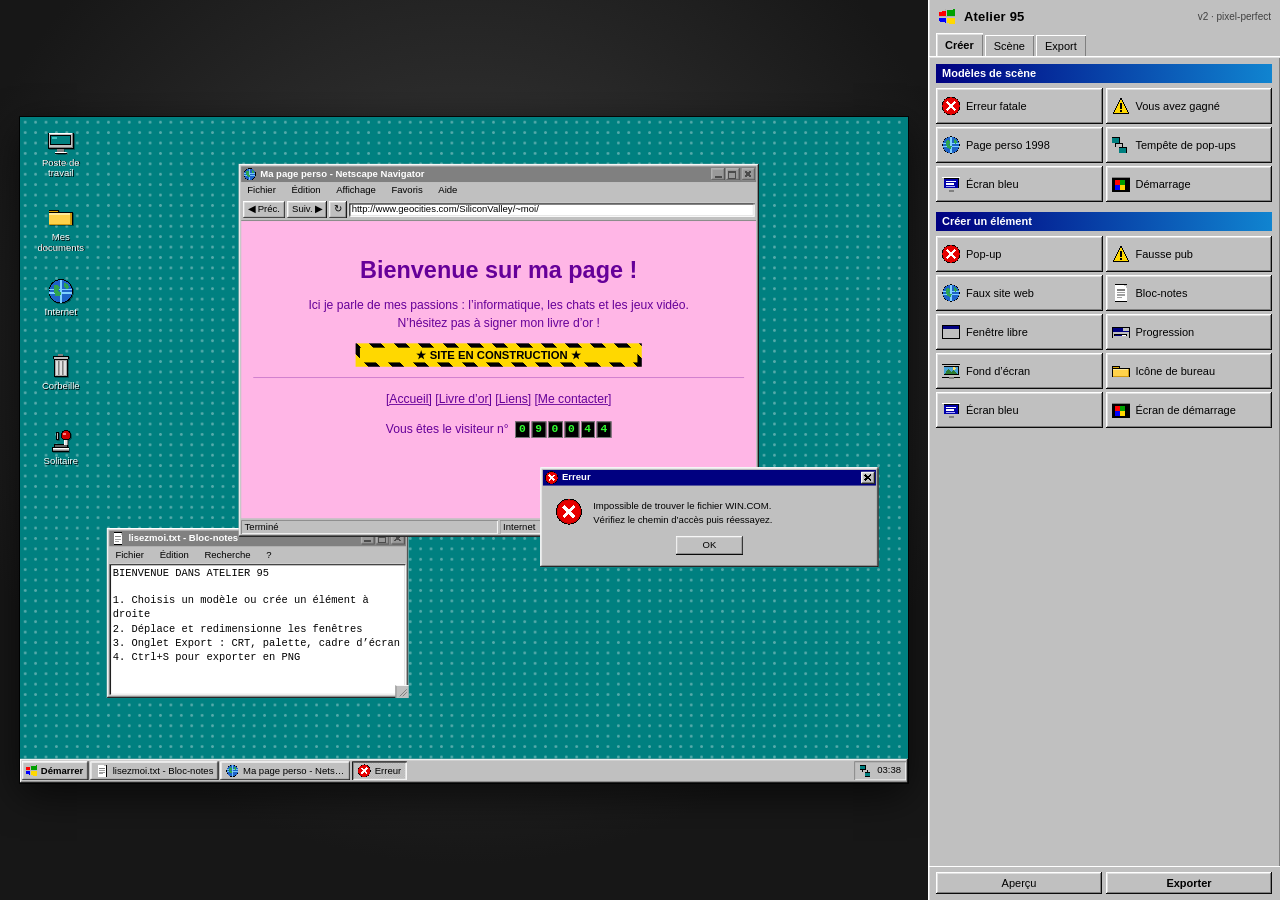
<file: apps/atelier-95/index.html>
<!DOCTYPE html>
<html lang="fr">
<head>
<meta charset="utf-8">
<meta name="viewport" content="width=device-width,initial-scale=1">
<title>Atelier 95 — générateur de captures rétro</title>
<style>
:root{
  --face:#c0c0c0; --light:#dfdfdf; --hi:#ffffff; --sh:#808080; --dark:#0a0a0a;
  --nav:#000080; --nav2:#1084d0; --desk:#008080;
}
*{box-sizing:border-box}
html{height:100%}
body{
  margin:0;height:100%;overflow:hidden;color:#000;background:#2b2b2b;
  font:13px/1.35 Tahoma,"MS Sans Serif","Segoe UI",sans-serif;
  user-select:none;-webkit-user-select:none;-webkit-tap-highlight-color:transparent;
}
input,textarea,select{user-select:text;-webkit-user-select:text;font-family:inherit}

/* ---------- biseaux 3D (rendus aussi à l'export grâce au foreignObject) ---------- */
.out{background:var(--face);box-shadow:inset -1px -1px var(--dark),inset 1px 1px var(--hi),inset -2px -2px var(--sh),inset 2px 2px var(--light)}
.in{background:#fff;box-shadow:inset -1px -1px var(--hi),inset 1px 1px var(--sh),inset -2px -2px var(--light),inset 2px 2px var(--dark)}
.flat{background:var(--face);box-shadow:inset -1px -1px var(--sh),inset 1px 1px var(--hi)}

/* ---------- contrôles ---------- */
.btn{
  display:inline-flex;align-items:center;justify-content:center;gap:4px;
  height:22px;min-width:68px;padding:0 8px;border:0;border-radius:0;
  background:var(--face);color:#000;font:11px/1 Tahoma,"MS Sans Serif",sans-serif;cursor:default;white-space:nowrap;
  box-shadow:inset -1px -1px var(--dark),inset 1px 1px var(--hi),inset -2px -2px var(--sh),inset 2px 2px var(--light);
}
.btn:active,.btn.on{box-shadow:inset 1px 1px var(--dark),inset -1px -1px var(--hi),inset 2px 2px var(--sh),inset -2px -2px var(--light);padding-top:1px}
.btn:focus-visible{outline:1px dotted #000;outline-offset:-4px}
.btn:disabled{color:#808080;text-shadow:1px 1px #fff}
.btn img{width:16px;height:16px;flex:none}
.btn.wide{min-width:0;width:100%;justify-content:flex-start;padding:0 6px}
input[type=text],input[type=number],input[type=password],select,textarea{
  background:#fff;color:#000;border:0;border-radius:0;padding:2px 3px;font:12px/1.3 Tahoma,sans-serif;width:100%;
  box-shadow:inset 1px 1px var(--sh),inset -1px -1px var(--hi),inset 2px 2px var(--dark),inset -2px -2px var(--light);
  outline:none;
}
textarea{resize:vertical;min-height:52px}
select{height:20px;padding:0 2px}
input[type=color]{width:34px;height:20px;padding:0;border:0;background:none}
input[type=range]{width:100%;height:15px;-webkit-appearance:none;appearance:none;background:transparent;margin:2px 0}
input[type=range]::-webkit-slider-runnable-track{height:4px;background:#808080;
  box-shadow:inset 1px 1px #000,inset -1px -1px #fff,inset 2px 2px #404040,inset -2px -2px #dfdfdf}
input[type=range]::-webkit-slider-thumb{-webkit-appearance:none;width:11px;height:15px;margin-top:-6px;background:#c0c0c0;
  box-shadow:inset -1px -1px #0a0a0a,inset 1px 1px #fff,inset -2px -2px #808080,inset 2px 2px #dfdfdf}
input[type=range]::-moz-range-track{height:4px;background:#808080}
input[type=range]::-moz-range-thumb{width:9px;height:13px;border:0;border-radius:0;background:#c0c0c0;
  box-shadow:inset -1px -1px #0a0a0a,inset 1px 1px #fff}
input[type=checkbox]{width:13px;height:13px;margin:0;accent-color:#000080}
label{display:block}

/* ---------- scrollbars win95 ---------- */
*{scrollbar-color:var(--face) #dfdfdf;scrollbar-width:thin}
::-webkit-scrollbar{width:16px;height:16px;background:#dfdfdf}
::-webkit-scrollbar-track{background:repeating-conic-gradient(#dfdfdf 0 25%,#fff 0 50%) 0 0/2px 2px}
::-webkit-scrollbar-thumb{background:var(--face);box-shadow:inset -1px -1px var(--dark),inset 1px 1px var(--hi),inset -2px -2px var(--sh),inset 2px 2px var(--light)}
::-webkit-scrollbar-corner{background:var(--face)}

/* ---------- layout ---------- */
#app{display:grid;grid-template-columns:minmax(0,1fr) 352px;height:100%}
#stage{position:relative;overflow:hidden;background:radial-gradient(circle at 50% 38%,#3c3c3c,#171717 72%)}
#screenWrap{position:absolute;left:50%;top:50%;transform-origin:center center;background:#000}
#screen{position:relative;overflow:hidden;flex:none;background:var(--desk);
  font:11px/1.25 "MS Sans Serif",Tahoma,Arial,sans-serif;color:#000;
  box-shadow:0 0 0 1px #000,0 14px 44px #000a;
  cursor:url("data:image/svg+xml;charset=utf-8,%3Csvg xmlns='http://www.w3.org/2000/svg' width='15' height='22' viewBox='0 0 15 22'%3E%3Cpath d='M1 1v15l3.6-3.4L7 19.2l2.6-1.1L7.2 11H12z' fill='%23fff' stroke='%23000' stroke-width='1.3' stroke-linejoin='round'/%3E%3C/svg%3E") 1 1,default;
}
#screen input,#screen textarea,#screen .txt{cursor:text}

/* ---------- bureau ---------- */
#desk{position:absolute;inset:0 0 28px 0;overflow:hidden}
#icons{position:absolute;inset:0}
.icon{position:absolute;width:74px;padding:3px 2px;text-align:center;color:#fff;touch-action:none;cursor:default}
.icon img{width:32px;height:32px;display:block;margin:0 auto 1px;image-rendering:pixelated;filter:drop-shadow(1px 1px 0 #0006)}
.icon span{display:inline-block;padding:0 2px;font-size:11px;line-height:12px;text-shadow:1px 1px #000;word-break:break-word}
.icon.sel img{filter:drop-shadow(0 0 0 #0000) brightness(.8) sepia(.3) saturate(2)}
.icon.sel span{background:#000080;outline:1px dotted #ff0;text-shadow:none}
.icon.sel{outline:1px dotted #ffd800;outline-offset:-1px}

/* ---------- fenêtres ---------- */
.win::-webkit-resizer{background:
    linear-gradient(135deg,transparent 0 55%,#808080 55% 62%,transparent 62% 72%,#808080 72% 79%,transparent 79%) center/10px 10px no-repeat,var(--face);
  border-top:1px solid #fff;border-left:1px solid #808080}
.win{position:absolute;display:flex;flex-direction:column;min-width:140px;max-width:100%;max-height:100%;
  padding:3px;resize:both;overflow:hidden;z-index:10}
.win.dlg{resize:none}
.win.max{left:0!important;top:0!important;width:100%!important;height:100%!important;resize:none}
.tbar{display:flex;align-items:center;gap:2px;height:18px;padding:0 1px 0 2px;background:var(--nav);color:#fff;font-weight:bold;font-size:11px;touch-action:none;flex:none}
.win.off .tbar{background:#808080}
.win.off .tbtns{opacity:.4}
.tbico{width:16px;height:16px;flex:none;image-rendering:pixelated}
.tname{flex:1;overflow:hidden;white-space:nowrap;text-overflow:ellipsis;padding-left:2px;letter-spacing:0}
.tbtns{display:flex;gap:1px;flex:none}
.tbtn img{width:16px;height:14px;display:block;image-rendering:pixelated}
.tbtn{width:16px;height:14px;padding:0;border:0;background:var(--face);color:#000;font:bold 9px/1 "MS Sans Serif",Tahoma,sans-serif;
  display:grid;place-items:center;cursor:default;
  box-shadow:inset -1px -1px var(--dark),inset 1px 1px var(--hi),inset -2px -2px var(--sh),inset 2px 2px var(--light)}
.tbtn:active,.tbtn.on{box-shadow:inset 1px 1px var(--dark),inset -1px -1px var(--hi),inset 2px 2px var(--sh),inset -2px -2px var(--light)}
.tbtn[data-a=close]{margin-left:1px}
.menubar{display:flex;gap:12px;padding:2px 4px;font-size:11px;flex:none}
.menubar span{cursor:default;padding:1px 3px}
.menubar span:hover{background:#000080;color:#fff}
.bd{flex:1;min-height:0;overflow:auto;position:relative}
.statusbar{display:flex;gap:2px;padding:2px 0 0;flex:none;font-size:11px}
.statusbar>div{flex:1;padding:1px 4px;box-shadow:inset 1px 1px var(--sh),inset -1px -1px var(--hi)}

/* ---------- barre des tâches ---------- */
.task{position:absolute;left:0;right:0;bottom:0;height:28px;display:flex;align-items:center;gap:2px;padding:2px 2px;z-index:9000}
#start{height:22px;min-width:0;padding:0 6px 0 3px;font-weight:bold;gap:3px}
#tasks{flex:1;display:flex;gap:2px;overflow:hidden;min-width:0}
.taskitem{height:22px;min-width:0;max-width:150px;flex:0 1 auto;justify-content:flex-start;padding:0 6px;gap:4px;overflow:hidden}
.taskitem span{overflow:hidden;text-overflow:ellipsis;white-space:nowrap}
.taskitem.act{box-shadow:inset 1px 1px var(--dark),inset -1px -1px var(--hi),inset 2px 2px var(--sh),inset -2px -2px var(--light);
  background:repeating-conic-gradient(#ffffff22 0 25%,#0000000f 0 50%) 0 0/2px 2px,var(--face)}
.tray{display:flex;align-items:center;gap:4px;height:22px;padding:0 6px;flex:none;font-size:11px;
  box-shadow:inset 1px 1px var(--sh),inset -1px -1px var(--hi)}
.tray img{width:16px;height:16px}

/* ---------- menus (démarrer / contextuel) ---------- */
.popmenu{position:absolute;z-index:99999;min-width:170px;width:max-content;max-width:280px;padding:2px;font-size:11px;display:none}
.popmenu.open{display:block}
.popmenu .it{display:flex;align-items:center;gap:6px;padding:3px 6px;cursor:default;white-space:nowrap}
.popmenu .it:hover,.popmenu .it.hot{background:#000080;color:#fff}
.popmenu .it img{width:16px;height:16px;flex:none;image-rendering:pixelated}
.popmenu .it .sub{margin-left:auto;width:0;height:0;margin-top:0;
  border-left:4px solid currentColor;border-top:4px solid transparent;border-bottom:4px solid transparent;
  filter:drop-shadow(0 0 0 currentColor)}
.popmenu .it.dis{color:#808080;text-shadow:1px 1px #fff}
.popmenu .it.dis:hover{background:none;color:#808080;text-shadow:1px 1px #fff}
.popmenu hr{border:0;height:2px;margin:3px 1px;box-shadow:inset 0 1px var(--sh),inset 0 -1px var(--hi)}
.popmenu .hdr{padding:3px 6px;font-weight:bold;background:#000080;color:#fff}
.submenu{position:absolute;left:100%;top:-2px;display:none}
#sm{left:2px;bottom:28px;width:210px;display:none;flex-direction:row;padding:2px;z-index:99998}
#sm.open{display:flex}
#sm .banner{width:22px;flex:none;background:linear-gradient(#000080,#1084d0);color:#fff;font-weight:bold;font-size:11px;
  writing-mode:vertical-rl;transform:rotate(180deg);text-align:center;padding:6px 0;letter-spacing:1px}
#sm .items{flex:1;min-width:0}
#ctx{position:fixed;z-index:100000}
#ctx .popmenu{position:static;display:block}

/* ---------- écrans spéciaux (bsod / boot) ---------- */
.ovl{position:absolute;inset:0;display:none;z-index:9500;overflow:hidden}
.ovl.on{display:block}
.bsod{position:absolute;inset:0;background:#0000aa;color:#fff;font:14px/1.35 "Courier New",monospace;padding:26px 30px}
.bsod .box{max-width:640px;margin:0 auto}
.bsod .w{color:#fff;background:#aaa;display:inline-block;padding:2px 6px;margin-bottom:14px;font-weight:bold}
.bsod p{margin:0 0 12px}
.bsod .k{color:#fff;background:#aaa;padding:0 3px}
.boot{position:absolute;inset:0;background:#000;color:#d8d8d8;font:13px/1.6 "Courier New",monospace;padding:22px 26px;display:flex;flex-direction:column}
.bootmid{flex:1;display:grid;place-items:center;align-content:center;text-align:center;gap:12px}
.bootmid img{width:76px;height:76px;image-rendering:pixelated;display:block;margin:0 auto}
.bootmid .big{margin:0}
.boot .logo{font:bold 15px Tahoma,sans-serif;color:#fff;background:#000080;display:inline-block;padding:4px 10px;letter-spacing:2px;margin-bottom:18px}
.boot .big{font-size:22px;color:#fff;font-weight:bold;margin:12px 0;font-family:Tahoma,sans-serif}
.boot .dots:after{content:"...";animation:dots 1.4s steps(4) infinite}
@keyframes dots{0%{content:""}33%{content:"."}66%{content:".."}100%{content:"..."}}
.mem{color:#ffd800}

/* ---------- aperçu CRT live ---------- */
#crtprev{position:absolute;inset:0;pointer-events:none;display:none;z-index:9600;
  background:
    repeating-linear-gradient(to bottom,rgba(0,0,0,var(--sl,.28)) 0 1px,transparent 1px 3px),
    radial-gradient(ellipse at 50% 50%,transparent 52%,rgba(0,0,0,var(--vg,.5)) 100%);
  mix-blend-mode:multiply}
#crtprev.on{display:block}

/* ---------- pop-up d'aide ---------- */
#toast{position:fixed;right:366px;bottom:16px;z-index:100001;max-width:250px;padding:6px 8px;font-size:11px;
  display:none;align-items:center;gap:6px}
#toast.on{display:flex}
#toast img{width:16px;height:16px;flex:none}

/* ---------- panneau ---------- */
#panel{display:flex;flex-direction:column;min-height:0;background:var(--face);
  box-shadow:inset 1px 0 var(--hi),inset 2px 0 var(--light);font-size:12px}
.phead{display:flex;align-items:center;gap:7px;padding:7px 9px 6px;flex:none}
.phead img{width:20px;height:20px}
.phead b{font-size:13px;letter-spacing:.2px}
.phead .v{margin-left:auto;font-size:10px;color:#404040}
.tabs{display:flex;gap:2px;padding:0 8px;flex:none;position:relative;z-index:1}
.tab{height:21px;padding:0 9px;border:0;background:var(--face);font:11px Tahoma,sans-serif;color:#000;cursor:default;
  box-shadow:inset 1px 1px var(--hi),inset -1px 0 var(--sh);position:relative;top:2px;border-radius:0}
.tab.on{top:0;height:23px;font-weight:bold;z-index:2;
  box-shadow:inset 1px 1px var(--hi),inset 2px 2px var(--light),inset -1px 0 var(--sh)}
.pbody{flex:1;min-height:0;overflow:auto;padding:8px;background:var(--face);
  box-shadow:inset 1px 1px var(--hi),inset 2px 2px var(--light),inset -1px 0 var(--sh)}
.pane{display:none}
.pane.on{display:block}
.grp{margin:0 0 10px}
.grp>h4{margin:0 0 5px;font-size:11px;font-weight:bold;background:linear-gradient(90deg,#000080,#1084d0);color:#fff;padding:2px 6px}
.grid2{display:grid;grid-template-columns:1fr 1fr;gap:3px}
.grid3{display:grid;grid-template-columns:1fr 1fr 1fr;gap:3px}
.kind{height:36px;justify-content:flex-start;padding:0 5px;gap:5px;font-size:11px;text-align:left;white-space:normal;line-height:1.1}
.kind img{width:20px;height:20px}
.f{display:flex;flex-direction:column;gap:1px;margin:0 0 6px}
.f>span{font-size:11px;color:#202020}
.f.row{flex-direction:row;align-items:center;gap:5px}
.f.row>span{flex:none}
.f.row input[type=text],.f.row input[type=number]{flex:1;width:auto}
.f.chk{flex-direction:row;align-items:center;gap:5px;font-size:11px}
.sec{border:0;margin:0 0 8px;padding:0}
.sec>summary{list-style:none;cursor:default;font-size:11px;font-weight:bold;padding:3px 5px;display:flex;align-items:center;gap:5px;
  box-shadow:inset 1px 1px var(--hi),inset -1px -1px var(--sh)}
.sec>summary::-webkit-details-marker{display:none}
.sec>summary:before{content:"+";width:9px;text-align:center;font-weight:bold}
.sec[open]>summary:before{content:"–"}
.sec .inner{padding:6px 5px 2px;box-shadow:inset 1px 1px var(--sh),inset -1px -1px var(--hi);margin-top:2px}
.hint{font-size:10px;color:#404040;line-height:1.3;margin:2px 0 6px}
.fm-actions{display:flex;gap:4px;justify-content:flex-end;padding:6px 0 2px}
.pfoot{flex:none;padding:6px 8px;display:flex;gap:4px;box-shadow:inset 0 1px var(--hi)}
.pfoot .btn{flex:1}

/* ---------- divers ---------- */
.dlgrow{display:flex;gap:12px;padding:14px 14px 10px;align-items:flex-start}
.dlgrow img{width:32px;height:32px;flex:none;image-rendering:pixelated}
.dlgrow .m{font-size:11px;line-height:1.45;padding-top:2px}
.bts{display:flex;justify-content:center;gap:6px;padding:0 10px 11px;flex-wrap:wrap}
.ico-lnk{display:flex;align-items:center;gap:5px;padding:2px 3px;font-size:11px}
.ico-lnk img{width:16px;height:16px;image-rendering:pixelated}
.ico-lnk .nm{flex:1;overflow:hidden;text-overflow:ellipsis;white-space:nowrap}
.ico-lnk .btn{height:17px;min-width:0;padding:0 4px;font-size:10px}
.list{border:0;box-shadow:inset 1px 1px var(--sh),inset -1px -1px var(--hi),inset 2px 2px var(--dark),inset -2px -2px var(--light);background:#fff;padding:2px;max-height:126px;overflow:auto;margin-bottom:6px}

/* ---------- contenus des fausses fenêtres ---------- */
.ad{padding:12px 10px;text-align:center;background:repeating-linear-gradient(45deg,var(--a1,#ffff00),var(--a1,#ffff00) 10px,var(--a2,#ff8800) 10px,var(--a2,#ff8800) 20px)}
.ad h2{margin:0 0 9px;font:bold 22px/1.05 Impact,"Arial Black",sans-serif;color:#e00000;text-shadow:2px 2px #fff;background:rgba(255,255,255,.6);padding:5px}
.ad.blink h2{animation:blink .7s steps(1) infinite}
.ad p{background:#fff;color:#000;padding:7px;margin:0 0 10px;font-size:13px;line-height:1.4}
.ad button{font:bold 13px Tahoma,sans-serif;padding:7px 14px;color:#000;border:0;cursor:default}
@keyframes blink{50%{color:#0000ff}}
.page{flex:1;overflow:auto;padding:14px;text-align:center;font-size:14px;line-height:1.45}
.page h1{margin:4px 0 10px;font-size:26px;line-height:1.1}
.page a{color:inherit;text-decoration:underline}
.page hr{border:0;border-top:1px solid currentColor;opacity:.35;margin:12px 0}
.page img{image-rendering:auto}
.th0{background:#fff;color:#000}.th0 a{color:#0000ee}.th0 h1{color:#000080}
.th1{background:#000;color:#00ff00;font-family:"Courier New",monospace}.th1 h1{color:#ff00ff}
.th2{background:#ffb6e6;color:#660099}.th3{background:#1d2b53;color:#fff1e8}.th3 h1{color:#ffec27}
.mq{overflow:hidden;white-space:nowrap;margin-bottom:10px;font-size:13px}
.mq span{display:inline-block;animation:mq 10s linear infinite;padding-left:100%}
@keyframes mq{to{transform:translateX(-100%)}}
.wip{margin:12px auto;padding:5px;max-width:330px;color:#000;font:bold 13px Arial,sans-serif;
  background:repeating-linear-gradient(45deg,#ffd800,#ffd800 10px,#000 10px,#000 20px);animation:wip 1s steps(1) infinite}
.wip b{background:#ffd800;padding:1px 6px;display:block}
@keyframes wip{50%{opacity:.5}}
.counter{display:inline-flex;gap:2px;vertical-align:middle;margin-left:4px}
.counter b{background:#000;color:#3f3;font:bold 13px/1.3 "Courier New",monospace;padding:0 3px;border:1px solid #888;letter-spacing:1px}
.notepad{flex:1;width:100%;border:0;padding:3px 4px;font:12px/1.35 "Courier New",monospace;resize:none;
  box-shadow:inset 1px 1px var(--sh),inset -1px -1px var(--hi),inset 2px 2px var(--dark),inset -2px -2px var(--light)}
.pad{flex:1;overflow:auto;padding:8px;font-size:12px;line-height:1.45;box-shadow:inset 1px 1px var(--sh),inset -1px -1px var(--hi),inset 2px 2px var(--dark),inset -2px -2px var(--light);margin:3px;background:#fff;color:#000}
.prog{margin:10px 12px}
.prog .lbl{font-size:11px;margin-bottom:4px;display:flex;justify-content:space-between}
.prog .track{height:18px;padding:2px;box-shadow:inset 1px 1px var(--sh),inset -1px -1px var(--hi),inset 2px 2px var(--dark),inset -2px -2px var(--light);background:#fff}
.prog .bar{height:100%;background:repeating-linear-gradient(90deg,#000080 0 10px,#fff 10px 12px)}
.prog.seg .bar{background:repeating-linear-gradient(90deg,#000080 0 8px,transparent 8px 11px)}
.toolbar{display:flex;gap:2px;padding:2px;align-items:center;flex:none;border-bottom:1px solid #808080}
.toolbar .btn{height:20px;min-width:0;padding:0 6px;font-size:11px}
.urlbar{flex:1;display:flex;align-items:center;gap:3px;font-size:11px;padding:1px 3px;background:#fff;overflow:hidden;white-space:nowrap;
  box-shadow:inset 1px 1px var(--sh),inset -1px -1px var(--hi),inset 2px 2px var(--dark),inset -2px -2px var(--light)}
.sitebd{display:flex;flex-direction:column;flex:1;min-height:0}
</style>
</head>
<body>
<div id="app">
  <main id="stage">
    <div id="screenWrap"><div id="screen">
      <div id="desk"><div id="icons"></div></div>
      <div id="ovl" class="ovl"></div>
      <div id="crtprev" data-noexport></div>
      <div id="sm" class="popmenu out"><div class="banner">ATELIER 95</div><div class="items"></div></div>
      <div id="task" class="task out">
        <button id="start" class="btn"><img src="" alt="">Démarrer</button>
        <div id="tasks"></div>
        <div class="tray"><img src="" alt=""><span id="clk">00:00</span></div>
      </div>
    </div></div>
  </main>
  <aside id="panel">
    <div class="phead"><img alt=""><b>Atelier 95</b><span class="v">v2 · pixel-perfect</span></div>
    <div class="tabs">
      <button class="tab on" data-tab="create">Créer</button>
      <button class="tab" data-tab="scene">Scène</button>
      <button class="tab" data-tab="export">Export</button>
    </div>
    <div class="pbody">
      <section class="pane on" data-pane="create">
        <div class="grp"><h4>Modèles de scène</h4><div class="grid2" id="presets"></div></div>
        <div class="grp"><h4>Créer un élément</h4><div class="grid2" id="kinds"></div></div>
        <div class="grp" id="formWrap" style="display:none"><h4 id="formTitle">Créer</h4><div id="form"></div></div>
      </section>
      <section class="pane" data-pane="scene">
        <div class="grp"><h4>Format de l'écran</h4><div id="sceneSize"></div><div class="hint" id="sizeHint"></div></div>
        <div class="grp"><h4>Fond d'écran</h4><div id="sceneWall"></div></div>
        <div class="grp"><h4>Icônes du bureau</h4><div class="list" id="iconList"></div>
          <div class="grid2"><button class="btn" data-a="addicon">+ Icône</button><button class="btn" data-a="stdicons">Icônes standard</button></div></div>
        <div class="grp"><h4>Scène</h4>
          <div class="grid2">
            <button class="btn" data-a="undo">↶ Annuler</button>
            <button class="btn" data-a="redo">↷ Rétablir</button>
            <button class="btn" data-a="savescene">Enregistrer</button>
            <button class="btn" data-a="loadscene">Charger</button>
            <button class="btn" data-a="expscene">Exporter .json</button>
            <button class="btn" data-a="impscene">Importer .json</button>
            <button class="btn" data-a="cascade">Fenêtres en cascade</button>
            <button class="btn" data-a="closeall">Tout fermer</button>
            <button class="btn" data-a="newscene" style="grid-column:1/-1">Nouvelle scène</button>
          </div>
          <div class="hint" id="autoHint">Sauvegarde automatique dans ce navigateur.</div>
        </div>
      </section>
      <section class="pane" data-pane="export">
        <div class="grp"><h4>Sortie</h4><div id="expOut"></div>
          <div class="hint" id="expSize"></div></div>
        <div class="grp"><h4>Effet écran cathodique</h4><div id="expCrt"></div></div>
        <div class="grp"><h4>Réduction de couleurs</h4><div id="expPal"></div></div>
        <div class="grp"><h4>Cadre de moniteur</h4><div id="expFrame"></div></div>
      </section>
    </div>
    <div class="pfoot">
      <button class="btn" id="btnPreview">Aperçu</button>
      <button class="btn" id="btnExport" style="font-weight:bold">Exporter</button>
    </div>
  </aside>
</div>
<div id="ctx"></div>
<div id="toast" class="out"><img alt=""><span></span></div>

<script type="text/javascript">/*!
 * html2canvas 1.4.1 <https://html2canvas.hertzen.com>
 * Copyright (c) 2022 Niklas von Hertzen <https://hertzen.com>
 * Released under MIT License
 */
!function(A,e){"object"==typeof exports&&"undefined"!=typeof module?module.exports=e():"function"==typeof define&&define.amd?define(e):(A="undefined"!=typeof globalThis?globalThis:A||self).html2canvas=e()}(this,function(){"use strict";
/*! *****************************************************************************
    Copyright (c) Microsoft Corporation.

    Permission to use, copy, modify, and/or distribute this software for any
    purpose with or without fee is hereby granted.

    THE SOFTWARE IS PROVIDED "AS IS" AND THE AUTHOR DISCLAIMS ALL WARRANTIES WITH
    REGARD TO THIS SOFTWARE INCLUDING ALL IMPLIED WARRANTIES OF MERCHANTABILITY
    AND FITNESS. IN NO EVENT SHALL THE AUTHOR BE LIABLE FOR ANY SPECIAL, DIRECT,
    INDIRECT, OR CONSEQUENTIAL DAMAGES OR ANY DAMAGES WHATSOEVER RESULTING FROM
    LOSS OF USE, DATA OR PROFITS, WHETHER IN AN ACTION OF CONTRACT, NEGLIGENCE OR
    OTHER TORTIOUS ACTION, ARISING OUT OF OR IN CONNECTION WITH THE USE OR
    PERFORMANCE OF THIS SOFTWARE.
    ***************************************************************************** */var r=function(A,e){return(r=Object.setPrototypeOf||{__proto__:[]}instanceof Array&&function(A,e){A.__proto__=e}||function(A,e){for(var t in e)Object.prototype.hasOwnProperty.call(e,t)&&(A[t]=e[t])})(A,e)};function A(A,e){if("function"!=typeof e&&null!==e)throw new TypeError("Class extends value "+String(e)+" is not a constructor or null");function t(){this.constructor=A}r(A,e),A.prototype=null===e?Object.create(e):(t.prototype=e.prototype,new t)}var h=function(){return(h=Object.assign||function(A){for(var e,t=1,r=arguments.length;t<r;t++)for(var B in e=arguments[t])Object.prototype.hasOwnProperty.call(e,B)&&(A[B]=e[B]);return A}).apply(this,arguments)};function a(A,s,o,i){return new(o=o||Promise)(function(t,e){function r(A){try{n(i.next(A))}catch(A){e(A)}}function B(A){try{n(i.throw(A))}catch(A){e(A)}}function n(A){var e;A.done?t(A.value):((e=A.value)instanceof o?e:new o(function(A){A(e)})).then(r,B)}n((i=i.apply(A,s||[])).next())})}function H(t,r){var B,n,s,o={label:0,sent:function(){if(1&s[0])throw s[1];return s[1]},trys:[],ops:[]},A={next:e(0),throw:e(1),return:e(2)};return"function"==typeof Symbol&&(A[Symbol.iterator]=function(){return this}),A;function e(e){return function(A){return function(e){if(B)throw new TypeError("Generator is already executing.");for(;o;)try{if(B=1,n&&(s=2&e[0]?n.return:e[0]?n.throw||((s=n.return)&&s.call(n),0):n.next)&&!(s=s.call(n,e[1])).done)return s;switch(n=0,(e=s?[2&e[0],s.value]:e)[0]){case 0:case 1:s=e;break;case 4:return o.label++,{value:e[1],done:!1};case 5:o.label++,n=e[1],e=[0];continue;case 7:e=o.ops.pop(),o.trys.pop();continue;default:if(!(s=0<(s=o.trys).length&&s[s.length-1])&&(6===e[0]||2===e[0])){o=0;continue}if(3===e[0]&&(!s||e[1]>s[0]&&e[1]<s[3])){o.label=e[1];break}if(6===e[0]&&o.label<s[1]){o.label=s[1],s=e;break}if(s&&o.label<s[2]){o.label=s[2],o.ops.push(e);break}s[2]&&o.ops.pop(),o.trys.pop();continue}e=r.call(t,o)}catch(A){e=[6,A],n=0}finally{B=s=0}if(5&e[0])throw e[1];return{value:e[0]?e[1]:void 0,done:!0}}([e,A])}}}function t(A,e,t){if(t||2===arguments.length)for(var r,B=0,n=e.length;B<n;B++)!r&&B in e||((r=r||Array.prototype.slice.call(e,0,B))[B]=e[B]);return A.concat(r||e)}var d=(B.prototype.add=function(A,e,t,r){return new B(this.left+A,this.top+e,this.width+t,this.height+r)},B.fromClientRect=function(A,e){return new B(e.left+A.windowBounds.left,e.top+A.windowBounds.top,e.width,e.height)},B.fromDOMRectList=function(A,e){e=Array.from(e).find(function(A){return 0!==A.width});return e?new B(e.left+A.windowBounds.left,e.top+A.windowBounds.top,e.width,e.height):B.EMPTY},B.EMPTY=new B(0,0,0,0),B);function B(A,e,t,r){this.left=A,this.top=e,this.width=t,this.height=r}for(var f=function(A,e){return d.fromClientRect(A,e.getBoundingClientRect())},Q=function(A){for(var e=[],t=0,r=A.length;t<r;){var B,n=A.charCodeAt(t++);55296<=n&&n<=56319&&t<r?56320==(64512&(B=A.charCodeAt(t++)))?e.push(((1023&n)<<10)+(1023&B)+65536):(e.push(n),t--):e.push(n)}return e},g=function(){for(var A=[],e=0;e<arguments.length;e++)A[e]=arguments[e];if(String.fromCodePoint)return String.fromCodePoint.apply(String,A);var t=A.length;if(!t)return"";for(var r=[],B=-1,n="";++B<t;){var s=A[B];s<=65535?r.push(s):(s-=65536,r.push(55296+(s>>10),s%1024+56320)),(B+1===t||16384<r.length)&&(n+=String.fromCharCode.apply(String,r),r.length=0)}return n},e="ABCDEFGHIJKLMNOPQRSTUVWXYZabcdefghijklmnopqrstuvwxyz0123456789+/",n="undefined"==typeof Uint8Array?[]:new Uint8Array(256),s=0;s<e.length;s++)n[e.charCodeAt(s)]=s;for(var o="ABCDEFGHIJKLMNOPQRSTUVWXYZabcdefghijklmnopqrstuvwxyz0123456789+/",c="undefined"==typeof Uint8Array?[]:new Uint8Array(256),i=0;i<o.length;i++)c[o.charCodeAt(i)]=i;function w(A,e,t){return A.slice?A.slice(e,t):new Uint16Array(Array.prototype.slice.call(A,e,t))}var U=(l.prototype.get=function(A){var e;if(0<=A){if(A<55296||56319<A&&A<=65535)return e=this.index[A>>5],this.data[e=(e<<2)+(31&A)];if(A<=65535)return e=this.index[2048+(A-55296>>5)],this.data[e=(e<<2)+(31&A)];if(A<this.highStart)return e=this.index[e=2080+(A>>11)],e=this.index[e+=A>>5&63],this.data[e=(e<<2)+(31&A)];if(A<=1114111)return this.data[this.highValueIndex]}return this.errorValue},l);function l(A,e,t,r,B,n){this.initialValue=A,this.errorValue=e,this.highStart=t,this.highValueIndex=r,this.index=B,this.data=n}for(var C="ABCDEFGHIJKLMNOPQRSTUVWXYZabcdefghijklmnopqrstuvwxyz0123456789+/",u="undefined"==typeof Uint8Array?[]:new Uint8Array(256),F=0;F<C.length;F++)u[C.charCodeAt(F)]=F;function p(A,e,t,r){var B=r[t];if(Array.isArray(A)?-1!==A.indexOf(B):A===B)for(var n=t;n<=r.length;){if((o=r[++n])===e)return 1;if(o!==D)break}if(B===D)for(n=t;0<n;){var s=r[--n];if(Array.isArray(A)?-1!==A.indexOf(s):A===s)for(var o,i=t;i<=r.length;){if((o=r[++i])===e)return 1;if(o!==D)break}if(s!==D)break}}function E(A,e){for(var t=A;0<=t;){var r=e[t];if(r!==D)return r;t--}return 0}function I(t,A){var e=(B=function(A,r){void 0===r&&(r="strict");var B=[],n=[],s=[];return A.forEach(function(A,e){var t=rA.get(A);if(50<t?(s.push(!0),t-=50):s.push(!1),-1!==["normal","auto","loose"].indexOf(r)&&-1!==[8208,8211,12316,12448].indexOf(A))return n.push(e),B.push(16);if(4!==t&&11!==t)return n.push(e),31===t?B.push("strict"===r?O:q):t===AA||29===t?B.push(J):43===t?131072<=A&&A<=196605||196608<=A&&A<=262141?B.push(q):B.push(J):void B.push(t);if(0===e)return n.push(e),B.push(J);t=B[e-1];return-1===iA.indexOf(t)?(n.push(n[e-1]),B.push(t)):(n.push(e),B.push(J))}),[n,B,s]}(t,(A=A||{lineBreak:"normal",wordBreak:"normal"}).lineBreak))[0],r=B[1],B=B[2];return[e,r="break-all"===A.wordBreak||"break-word"===A.wordBreak?r.map(function(A){return-1!==[R,J,AA].indexOf(A)?q:A}):r,"keep-all"===A.wordBreak?B.map(function(A,e){return A&&19968<=t[e]&&t[e]<=40959}):void 0]}var y,K,m,L,b,D=10,v=13,x=15,M=17,S=18,T=19,G=20,O=21,V=22,k=24,R=25,N=26,P=27,X=28,J=30,Y=32,W=33,Z=34,_=35,q=37,j=38,z=39,$=40,AA=42,eA=[9001,65288],tA="×",rA=(m=function(A){var e,t,r,B,n=.75*A.length,s=A.length,o=0;"="===A[A.length-1]&&(n--,"="===A[A.length-2]&&n--);for(var n=new("undefined"!=typeof ArrayBuffer&&"undefined"!=typeof Uint8Array&&void 0!==Uint8Array.prototype.slice?ArrayBuffer:Array)(n),i=Array.isArray(n)?n:new Uint8Array(n),Q=0;Q<s;Q+=4)e=c[A.charCodeAt(Q)],t=c[A.charCodeAt(Q+1)],r=c[A.charCodeAt(Q+2)],B=c[A.charCodeAt(Q+3)],i[o++]=e<<2|t>>4,i[o++]=(15&t)<<4|r>>2,i[o++]=(3&r)<<6|63&B;return n}(y="[base64]/[base64]/[base64]/8DvwO/A78DvwO/A78DvwO/A78DvwO/A78DvwO/A78DvwO/A78DvwO/A78DvwO/A78DvwO/[base64]/CzAAMACHC4sLkwubC58Lpwt1AK4Ltgt1APsDMAAwADAAMAAwADAAMAAwAL4LwwvLC9IL1wvdCzAAMADlC+kL8Qv5C/[base64]/[base64]/[base64]//[base64]"),L=Array.isArray(m)?function(A){for(var e=A.length,t=[],r=0;r<e;r+=4)t.push(A[r+3]<<24|A[r+2]<<16|A[r+1]<<8|A[r]);return t}(m):new Uint32Array(m),b=Array.isArray(m)?function(A){for(var e=A.length,t=[],r=0;r<e;r+=2)t.push(A[r+1]<<8|A[r]);return t}(m):new Uint16Array(m),y=w(b,12,L[4]/2),K=2===L[5]?w(b,(24+L[4])/2):(m=L,b=Math.ceil((24+L[4])/4),m.slice?m.slice(b,K):new Uint32Array(Array.prototype.slice.call(m,b,K))),new U(L[0],L[1],L[2],L[3],y,K)),BA=[J,36],nA=[1,2,3,5],sA=[D,8],oA=[P,N],iA=nA.concat(sA),QA=[j,z,$,Z,_],cA=[x,v],aA=(gA.prototype.slice=function(){return g.apply(void 0,this.codePoints.slice(this.start,this.end))},gA);function gA(A,e,t,r){this.codePoints=A,this.required="!"===e,this.start=t,this.end=r}function wA(A,e){var t=Q(A),r=(e=I(t,e))[0],B=e[1],n=e[2],s=t.length,o=0,i=0;return{next:function(){if(s<=i)return{done:!0,value:null};for(var A=tA;i<s&&(A=function(A,e,t,r,B){if(0===t[r])return tA;var n=r-1;if(Array.isArray(B)&&!0===B[n])return tA;var s=n-1,o=1+n,i=e[n],r=0<=s?e[s]:0,B=e[o];if(2===i&&3===B)return tA;if(-1!==nA.indexOf(i))return"!";if(-1!==nA.indexOf(B))return tA;if(-1!==sA.indexOf(B))return tA;if(8===E(n,e))return"÷";if(11===rA.get(A[n]))return tA;if((i===Y||i===W)&&11===rA.get(A[o]))return tA;if(7===i||7===B)return tA;if(9===i)return tA;if(-1===[D,v,x].indexOf(i)&&9===B)return tA;if(-1!==[M,S,T,k,X].indexOf(B))return tA;if(E(n,e)===V)return tA;if(p(23,V,n,e))return tA;if(p([M,S],O,n,e))return tA;if(p(12,12,n,e))return tA;if(i===D)return"÷";if(23===i||23===B)return tA;if(16===B||16===i)return"÷";if(-1!==[v,x,O].indexOf(B)||14===i)return tA;if(36===r&&-1!==cA.indexOf(i))return tA;if(i===X&&36===B)return tA;if(B===G)return tA;if(-1!==BA.indexOf(B)&&i===R||-1!==BA.indexOf(i)&&B===R)return tA;if(i===P&&-1!==[q,Y,W].indexOf(B)||-1!==[q,Y,W].indexOf(i)&&B===N)return tA;if(-1!==BA.indexOf(i)&&-1!==oA.indexOf(B)||-1!==oA.indexOf(i)&&-1!==BA.indexOf(B))return tA;if(-1!==[P,N].indexOf(i)&&(B===R||-1!==[V,x].indexOf(B)&&e[1+o]===R)||-1!==[V,x].indexOf(i)&&B===R||i===R&&-1!==[R,X,k].indexOf(B))return tA;if(-1!==[R,X,k,M,S].indexOf(B))for(var Q=n;0<=Q;){if((c=e[Q])===R)return tA;if(-1===[X,k].indexOf(c))break;Q--}if(-1!==[P,N].indexOf(B))for(var c,Q=-1!==[M,S].indexOf(i)?s:n;0<=Q;){if((c=e[Q])===R)return tA;if(-1===[X,k].indexOf(c))break;Q--}if(j===i&&-1!==[j,z,Z,_].indexOf(B)||-1!==[z,Z].indexOf(i)&&-1!==[z,$].indexOf(B)||-1!==[$,_].indexOf(i)&&B===$)return tA;if(-1!==QA.indexOf(i)&&-1!==[G,N].indexOf(B)||-1!==QA.indexOf(B)&&i===P)return tA;if(-1!==BA.indexOf(i)&&-1!==BA.indexOf(B))return tA;if(i===k&&-1!==BA.indexOf(B))return tA;if(-1!==BA.concat(R).indexOf(i)&&B===V&&-1===eA.indexOf(A[o])||-1!==BA.concat(R).indexOf(B)&&i===S)return tA;if(41===i&&41===B){for(var a=t[n],g=1;0<a&&41===e[--a];)g++;if(g%2!=0)return tA}return i===Y&&B===W?tA:"÷"}(t,B,r,++i,n))===tA;);if(A===tA&&i!==s)return{done:!0,value:null};var e=new aA(t,A,o,i);return o=i,{value:e,done:!1}}}}function UA(A){return 48<=A&&A<=57}function lA(A){return UA(A)||65<=A&&A<=70||97<=A&&A<=102}function CA(A){return 10===A||9===A||32===A}function uA(A){return 97<=(t=e=A)&&t<=122||65<=(e=e)&&e<=90||128<=A||95===A;var e,t}function FA(A){return uA(A)||UA(A)||45===A}function hA(A,e){return 92===A&&10!==e}function dA(A,e,t){return 45===A?uA(e)||hA(e,t):!!uA(A)||92===A&&10!==e}function fA(A,e,t){return 43===A||45===A?!!UA(e)||46===e&&UA(t):UA(46===A?e:A)}var HA={type:2},pA={type:3},EA={type:4},IA={type:13},yA={type:8},KA={type:21},mA={type:9},LA={type:10},bA={type:11},DA={type:12},vA={type:14},xA={type:23},MA={type:1},SA={type:25},TA={type:24},GA={type:26},OA={type:27},VA={type:28},kA={type:29},RA={type:31},NA={type:32},PA=(XA.prototype.write=function(A){this._value=this._value.concat(Q(A))},XA.prototype.read=function(){for(var A=[],e=this.consumeToken();e!==NA;)A.push(e),e=this.consumeToken();return A},XA.prototype.consumeToken=function(){var A=this.consumeCodePoint();switch(A){case 34:return this.consumeStringToken(34);case 35:var e=this.peekCodePoint(0),t=this.peekCodePoint(1),r=this.peekCodePoint(2);if(FA(e)||hA(t,r)){var B=dA(e,t,r)?2:1;return{type:5,value:this.consumeName(),flags:B}}break;case 36:if(61===this.peekCodePoint(0))return this.consumeCodePoint(),IA;break;case 39:return this.consumeStringToken(39);case 40:return HA;case 41:return pA;case 42:if(61===this.peekCodePoint(0))return this.consumeCodePoint(),vA;break;case 43:if(fA(A,this.peekCodePoint(0),this.peekCodePoint(1)))return this.reconsumeCodePoint(A),this.consumeNumericToken();break;case 44:return EA;case 45:var r=A,B=this.peekCodePoint(0),n=this.peekCodePoint(1);if(fA(r,B,n))return this.reconsumeCodePoint(A),this.consumeNumericToken();if(dA(r,B,n))return this.reconsumeCodePoint(A),this.consumeIdentLikeToken();if(45===B&&62===n)return this.consumeCodePoint(),this.consumeCodePoint(),TA;break;case 46:if(fA(A,this.peekCodePoint(0),this.peekCodePoint(1)))return this.reconsumeCodePoint(A),this.consumeNumericToken();break;case 47:if(42===this.peekCodePoint(0))for(this.consumeCodePoint();;){var s=this.consumeCodePoint();if(42===s&&47===(s=this.consumeCodePoint()))return this.consumeToken();if(-1===s)return this.consumeToken()}break;case 58:return GA;case 59:return OA;case 60:if(33===this.peekCodePoint(0)&&45===this.peekCodePoint(1)&&45===this.peekCodePoint(2))return this.consumeCodePoint(),this.consumeCodePoint(),SA;break;case 64:var n=this.peekCodePoint(0),o=this.peekCodePoint(1),i=this.peekCodePoint(2);if(dA(n,o,i))return{type:7,value:this.consumeName()};break;case 91:return VA;case 92:if(hA(A,this.peekCodePoint(0)))return this.reconsumeCodePoint(A),this.consumeIdentLikeToken();break;case 93:return kA;case 61:if(61===this.peekCodePoint(0))return this.consumeCodePoint(),yA;break;case 123:return bA;case 125:return DA;case 117:case 85:o=this.peekCodePoint(0),i=this.peekCodePoint(1);return 43!==o||!lA(i)&&63!==i||(this.consumeCodePoint(),this.consumeUnicodeRangeToken()),this.reconsumeCodePoint(A),this.consumeIdentLikeToken();case 124:if(61===this.peekCodePoint(0))return this.consumeCodePoint(),mA;if(124===this.peekCodePoint(0))return this.consumeCodePoint(),KA;break;case 126:if(61===this.peekCodePoint(0))return this.consumeCodePoint(),LA;break;case-1:return NA}return CA(A)?(this.consumeWhiteSpace(),RA):UA(A)?(this.reconsumeCodePoint(A),this.consumeNumericToken()):uA(A)?(this.reconsumeCodePoint(A),this.consumeIdentLikeToken()):{type:6,value:g(A)}},XA.prototype.consumeCodePoint=function(){var A=this._value.shift();return void 0===A?-1:A},XA.prototype.reconsumeCodePoint=function(A){this._value.unshift(A)},XA.prototype.peekCodePoint=function(A){return A>=this._value.length?-1:this._value[A]},XA.prototype.consumeUnicodeRangeToken=function(){for(var A=[],e=this.consumeCodePoint();lA(e)&&A.length<6;)A.push(e),e=this.consumeCodePoint();for(var t=!1;63===e&&A.length<6;)A.push(e),e=this.consumeCodePoint(),t=!0;if(t)return{type:30,start:parseInt(g.apply(void 0,A.map(function(A){return 63===A?48:A})),16),end:parseInt(g.apply(void 0,A.map(function(A){return 63===A?70:A})),16)};var r=parseInt(g.apply(void 0,A),16);if(45===this.peekCodePoint(0)&&lA(this.peekCodePoint(1))){this.consumeCodePoint();for(var e=this.consumeCodePoint(),B=[];lA(e)&&B.length<6;)B.push(e),e=this.consumeCodePoint();return{type:30,start:r,end:parseInt(g.apply(void 0,B),16)}}return{type:30,start:r,end:r}},XA.prototype.consumeIdentLikeToken=function(){var A=this.consumeName();return"url"===A.toLowerCase()&&40===this.peekCodePoint(0)?(this.consumeCodePoint(),this.consumeUrlToken()):40===this.peekCodePoint(0)?(this.consumeCodePoint(),{type:19,value:A}):{type:20,value:A}},XA.prototype.consumeUrlToken=function(){var A=[];if(this.consumeWhiteSpace(),-1===this.peekCodePoint(0))return{type:22,value:""};var e,t=this.peekCodePoint(0);if(39===t||34===t){t=this.consumeStringToken(this.consumeCodePoint());return 0===t.type&&(this.consumeWhiteSpace(),-1===this.peekCodePoint(0)||41===this.peekCodePoint(0))?(this.consumeCodePoint(),{type:22,value:t.value}):(this.consumeBadUrlRemnants(),xA)}for(;;){var r=this.consumeCodePoint();if(-1===r||41===r)return{type:22,value:g.apply(void 0,A)};if(CA(r))return this.consumeWhiteSpace(),-1===this.peekCodePoint(0)||41===this.peekCodePoint(0)?(this.consumeCodePoint(),{type:22,value:g.apply(void 0,A)}):(this.consumeBadUrlRemnants(),xA);if(34===r||39===r||40===r||(0<=(e=r)&&e<=8||11===e||14<=e&&e<=31||127===e))return this.consumeBadUrlRemnants(),xA;if(92===r){if(!hA(r,this.peekCodePoint(0)))return this.consumeBadUrlRemnants(),xA;A.push(this.consumeEscapedCodePoint())}else A.push(r)}},XA.prototype.consumeWhiteSpace=function(){for(;CA(this.peekCodePoint(0));)this.consumeCodePoint()},XA.prototype.consumeBadUrlRemnants=function(){for(;;){var A=this.consumeCodePoint();if(41===A||-1===A)return;hA(A,this.peekCodePoint(0))&&this.consumeEscapedCodePoint()}},XA.prototype.consumeStringSlice=function(A){for(var e="";0<A;){var t=Math.min(5e4,A);e+=g.apply(void 0,this._value.splice(0,t)),A-=t}return this._value.shift(),e},XA.prototype.consumeStringToken=function(A){for(var e="",t=0;;){var r,B=this._value[t];if(-1===B||void 0===B||B===A)return{type:0,value:e+=this.consumeStringSlice(t)};if(10===B)return this._value.splice(0,t),MA;92!==B||-1!==(r=this._value[t+1])&&void 0!==r&&(10===r?(e+=this.consumeStringSlice(t),t=-1,this._value.shift()):hA(B,r)&&(e+=this.consumeStringSlice(t),e+=g(this.consumeEscapedCodePoint()),t=-1)),t++}},XA.prototype.consumeNumber=function(){var A=[],e=4;for(43!==(t=this.peekCodePoint(0))&&45!==t||A.push(this.consumeCodePoint());UA(this.peekCodePoint(0));)A.push(this.consumeCodePoint());var t=this.peekCodePoint(0),r=this.peekCodePoint(1);if(46===t&&UA(r))for(A.push(this.consumeCodePoint(),this.consumeCodePoint()),e=8;UA(this.peekCodePoint(0));)A.push(this.consumeCodePoint());t=this.peekCodePoint(0);var r=this.peekCodePoint(1),B=this.peekCodePoint(2);if((69===t||101===t)&&((43===r||45===r)&&UA(B)||UA(r)))for(A.push(this.consumeCodePoint(),this.consumeCodePoint()),e=8;UA(this.peekCodePoint(0));)A.push(this.consumeCodePoint());return[function(A){var e=0,t=1;43!==A[e]&&45!==A[e]||(45===A[e]&&(t=-1),e++);for(var r=[];UA(A[e]);)r.push(A[e++]);var B=r.length?parseInt(g.apply(void 0,r),10):0;46===A[e]&&e++;for(var n=[];UA(A[e]);)n.push(A[e++]);var s=n.length,o=s?parseInt(g.apply(void 0,n),10):0;69!==A[e]&&101!==A[e]||e++;var i=1;43!==A[e]&&45!==A[e]||(45===A[e]&&(i=-1),e++);for(var Q=[];UA(A[e]);)Q.push(A[e++]);var c=Q.length?parseInt(g.apply(void 0,Q),10):0;return t*(B+o*Math.pow(10,-s))*Math.pow(10,i*c)}(A),e]},XA.prototype.consumeNumericToken=function(){var A=this.consumeNumber(),e=A[0],t=A[1],r=this.peekCodePoint(0),B=this.peekCodePoint(1),A=this.peekCodePoint(2);return dA(r,B,A)?{type:15,number:e,flags:t,unit:this.consumeName()}:37===r?(this.consumeCodePoint(),{type:16,number:e,flags:t}):{type:17,number:e,flags:t}},XA.prototype.consumeEscapedCodePoint=function(){var A,e=this.consumeCodePoint();if(lA(e)){for(var t=g(e);lA(this.peekCodePoint(0))&&t.length<6;)t+=g(this.consumeCodePoint());CA(this.peekCodePoint(0))&&this.consumeCodePoint();var r=parseInt(t,16);return 0===r||55296<=(A=r)&&A<=57343||1114111<r?65533:r}return-1===e?65533:e},XA.prototype.consumeName=function(){for(var A="";;){var e=this.consumeCodePoint();if(FA(e))A+=g(e);else{if(!hA(e,this.peekCodePoint(0)))return this.reconsumeCodePoint(e),A;A+=g(this.consumeEscapedCodePoint())}}},XA);function XA(){this._value=[]}var JA=(YA.create=function(A){var e=new PA;return e.write(A),new YA(e.read())},YA.parseValue=function(A){return YA.create(A).parseComponentValue()},YA.parseValues=function(A){return YA.create(A).parseComponentValues()},YA.prototype.parseComponentValue=function(){for(var A=this.consumeToken();31===A.type;)A=this.consumeToken();if(32===A.type)throw new SyntaxError("Error parsing CSS component value, unexpected EOF");this.reconsumeToken(A);for(var e=this.consumeComponentValue();31===(A=this.consumeToken()).type;);if(32===A.type)return e;throw new SyntaxError("Error parsing CSS component value, multiple values found when expecting only one")},YA.prototype.parseComponentValues=function(){for(var A=[];;){var e=this.consumeComponentValue();if(32===e.type)return A;A.push(e),A.push()}},YA.prototype.consumeComponentValue=function(){var A=this.consumeToken();switch(A.type){case 11:case 28:case 2:return this.consumeSimpleBlock(A.type);case 19:return this.consumeFunction(A)}return A},YA.prototype.consumeSimpleBlock=function(A){for(var e={type:A,values:[]},t=this.consumeToken();;){if(32===t.type||ce(t,A))return e;this.reconsumeToken(t),e.values.push(this.consumeComponentValue()),t=this.consumeToken()}},YA.prototype.consumeFunction=function(A){for(var e={name:A.value,values:[],type:18};;){var t=this.consumeToken();if(32===t.type||3===t.type)return e;this.reconsumeToken(t),e.values.push(this.consumeComponentValue())}},YA.prototype.consumeToken=function(){var A=this._tokens.shift();return void 0===A?NA:A},YA.prototype.reconsumeToken=function(A){this._tokens.unshift(A)},YA);function YA(A){this._tokens=A}function WA(A){return 15===A.type}function ZA(A){return 17===A.type}function _A(A){return 20===A.type}function qA(A){return 0===A.type}function jA(A,e){return _A(A)&&A.value===e}function zA(A){return 31!==A.type}function $A(A){return 31!==A.type&&4!==A.type}function Ae(A){var e=[],t=[];return A.forEach(function(A){if(4===A.type){if(0===t.length)throw new Error("Error parsing function args, zero tokens for arg");return e.push(t),void(t=[])}31!==A.type&&t.push(A)}),t.length&&e.push(t),e}function ee(A){return 17===A.type||15===A.type}function te(A){return 16===A.type||ee(A)}function re(A){return 1<A.length?[A[0],A[1]]:[A[0]]}function Be(A,e,t){var r=A[0],A=A[1];return[Ue(r,e),Ue(void 0!==A?A:r,t)]}function ne(A){return 15===A.type&&("deg"===A.unit||"grad"===A.unit||"rad"===A.unit||"turn"===A.unit)}function se(A){switch(A.filter(_A).map(function(A){return A.value}).join(" ")){case"to bottom right":case"to right bottom":case"left top":case"top left":return[ae,ae];case"to top":case"bottom":return Ce(0);case"to bottom left":case"to left bottom":case"right top":case"top right":return[ae,we];case"to right":case"left":return Ce(90);case"to top left":case"to left top":case"right bottom":case"bottom right":return[we,we];case"to bottom":case"top":return Ce(180);case"to top right":case"to right top":case"left bottom":case"bottom left":return[we,ae];case"to left":case"right":return Ce(270)}return 0}function oe(A){return 0==(255&A)}function ie(A){var e=255&A,t=255&A>>8,r=255&A>>16,A=255&A>>24;return e<255?"rgba("+A+","+r+","+t+","+e/255+")":"rgb("+A+","+r+","+t+")"}function Qe(A,e){if(17===A.type)return A.number;if(16!==A.type)return 0;var t=3===e?1:255;return 3===e?A.number/100*t:Math.round(A.number/100*t)}var ce=function(A,e){return 11===e&&12===A.type||(28===e&&29===A.type||2===e&&3===A.type)},ae={type:17,number:0,flags:4},ge={type:16,number:50,flags:4},we={type:16,number:100,flags:4},Ue=function(A,e){if(16===A.type)return A.number/100*e;if(WA(A))switch(A.unit){case"rem":case"em":return 16*A.number;default:return A.number}return A.number},le=function(A,e){if(15===e.type)switch(e.unit){case"deg":return Math.PI*e.number/180;case"grad":return Math.PI/200*e.number;case"rad":return e.number;case"turn":return 2*Math.PI*e.number}throw new Error("Unsupported angle type")},Ce=function(A){return Math.PI*A/180},ue=function(A,e){if(18===e.type){var t=me[e.name];if(void 0===t)throw new Error('Attempting to parse an unsupported color function "'+e.name+'"');return t(A,e.values)}if(5===e.type){if(3===e.value.length){var r=e.value.substring(0,1),B=e.value.substring(1,2),n=e.value.substring(2,3);return Fe(parseInt(r+r,16),parseInt(B+B,16),parseInt(n+n,16),1)}if(4===e.value.length){var r=e.value.substring(0,1),B=e.value.substring(1,2),n=e.value.substring(2,3),s=e.value.substring(3,4);return Fe(parseInt(r+r,16),parseInt(B+B,16),parseInt(n+n,16),parseInt(s+s,16)/255)}if(6===e.value.length){r=e.value.substring(0,2),B=e.value.substring(2,4),n=e.value.substring(4,6);return Fe(parseInt(r,16),parseInt(B,16),parseInt(n,16),1)}if(8===e.value.length){r=e.value.substring(0,2),B=e.value.substring(2,4),n=e.value.substring(4,6),s=e.value.substring(6,8);return Fe(parseInt(r,16),parseInt(B,16),parseInt(n,16),parseInt(s,16)/255)}}if(20===e.type){e=Le[e.value.toUpperCase()];if(void 0!==e)return e}return Le.TRANSPARENT},Fe=function(A,e,t,r){return(A<<24|e<<16|t<<8|Math.round(255*r)<<0)>>>0},he=function(A,e){e=e.filter($A);if(3===e.length){var t=e.map(Qe),r=t[0],B=t[1],t=t[2];return Fe(r,B,t,1)}if(4!==e.length)return 0;e=e.map(Qe),r=e[0],B=e[1],t=e[2],e=e[3];return Fe(r,B,t,e)};function de(A,e,t){return t<0&&(t+=1),1<=t&&--t,t<1/6?(e-A)*t*6+A:t<.5?e:t<2/3?6*(e-A)*(2/3-t)+A:A}function fe(A,e){return ue(A,JA.create(e).parseComponentValue())}function He(A,e){return A=ue(A,e[0]),(e=e[1])&&te(e)?{color:A,stop:e}:{color:A,stop:null}}function pe(A,t){var e=A[0],r=A[A.length-1];null===e.stop&&(e.stop=ae),null===r.stop&&(r.stop=we);for(var B=[],n=0,s=0;s<A.length;s++){var o=A[s].stop;null!==o?(n<(o=Ue(o,t))?B.push(o):B.push(n),n=o):B.push(null)}for(var i=null,s=0;s<B.length;s++){var Q=B[s];if(null===Q)null===i&&(i=s);else if(null!==i){for(var c=s-i,a=(Q-B[i-1])/(1+c),g=1;g<=c;g++)B[i+g-1]=a*g;i=null}}return A.map(function(A,e){return{color:A.color,stop:Math.max(Math.min(1,B[e]/t),0)}})}function Ee(A,e,t){var r="number"==typeof A?A:(s=e/2,r=(n=t)/2,s=Ue((B=A)[0],e)-s,n=r-Ue(B[1],n),(Math.atan2(n,s)+2*Math.PI)%(2*Math.PI)),B=Math.abs(e*Math.sin(r))+Math.abs(t*Math.cos(r)),n=e/2,s=t/2,e=B/2,t=Math.sin(r-Math.PI/2)*e,e=Math.cos(r-Math.PI/2)*e;return[B,n-e,n+e,s-t,s+t]}function Ie(A,e){return Math.sqrt(A*A+e*e)}function ye(A,e,B,n,s){return[[0,0],[0,e],[A,0],[A,e]].reduce(function(A,e){var t=e[0],r=e[1],r=Ie(B-t,n-r);return(s?r<A.optimumDistance:r>A.optimumDistance)?{optimumCorner:e,optimumDistance:r}:A},{optimumDistance:s?1/0:-1/0,optimumCorner:null}).optimumCorner}var Ke=function(A,e){var t=e.filter($A),r=t[0],B=t[1],n=t[2],e=t[3],t=(17===r.type?Ce(r.number):le(A,r))/(2*Math.PI),A=te(B)?B.number/100:0,r=te(n)?n.number/100:0,B=void 0!==e&&te(e)?Ue(e,1):1;if(0==A)return Fe(255*r,255*r,255*r,1);n=r<=.5?r*(1+A):r+A-r*A,e=2*r-n,A=de(e,n,t+1/3),r=de(e,n,t),t=de(e,n,t-1/3);return Fe(255*A,255*r,255*t,B)},me={hsl:Ke,hsla:Ke,rgb:he,rgba:he},Le={ALICEBLUE:4042850303,ANTIQUEWHITE:4209760255,AQUA:16777215,AQUAMARINE:2147472639,AZURE:4043309055,BEIGE:4126530815,BISQUE:4293182719,BLACK:255,BLANCHEDALMOND:4293643775,BLUE:65535,BLUEVIOLET:2318131967,BROWN:2771004159,BURLYWOOD:3736635391,CADETBLUE:1604231423,CHARTREUSE:2147418367,CHOCOLATE:3530104575,CORAL:4286533887,CORNFLOWERBLUE:1687547391,CORNSILK:4294499583,CRIMSON:3692313855,CYAN:16777215,DARKBLUE:35839,DARKCYAN:9145343,DARKGOLDENROD:3095837695,DARKGRAY:2846468607,DARKGREEN:6553855,DARKGREY:2846468607,DARKKHAKI:3182914559,DARKMAGENTA:2332068863,DARKOLIVEGREEN:1433087999,DARKORANGE:4287365375,DARKORCHID:2570243327,DARKRED:2332033279,DARKSALMON:3918953215,DARKSEAGREEN:2411499519,DARKSLATEBLUE:1211993087,DARKSLATEGRAY:793726975,DARKSLATEGREY:793726975,DARKTURQUOISE:13554175,DARKVIOLET:2483082239,DEEPPINK:4279538687,DEEPSKYBLUE:12582911,DIMGRAY:1768516095,DIMGREY:1768516095,DODGERBLUE:512819199,FIREBRICK:2988581631,FLORALWHITE:4294635775,FORESTGREEN:579543807,FUCHSIA:4278255615,GAINSBORO:3705462015,GHOSTWHITE:4177068031,GOLD:4292280575,GOLDENROD:3668254975,GRAY:2155905279,GREEN:8388863,GREENYELLOW:2919182335,GREY:2155905279,HONEYDEW:4043305215,HOTPINK:4285117695,INDIANRED:3445382399,INDIGO:1258324735,IVORY:4294963455,KHAKI:4041641215,LAVENDER:3873897215,LAVENDERBLUSH:4293981695,LAWNGREEN:2096890111,LEMONCHIFFON:4294626815,LIGHTBLUE:2916673279,LIGHTCORAL:4034953471,LIGHTCYAN:3774873599,LIGHTGOLDENRODYELLOW:4210742015,LIGHTGRAY:3553874943,LIGHTGREEN:2431553791,LIGHTGREY:3553874943,LIGHTPINK:4290167295,LIGHTSALMON:4288707327,LIGHTSEAGREEN:548580095,LIGHTSKYBLUE:2278488831,LIGHTSLATEGRAY:2005441023,LIGHTSLATEGREY:2005441023,LIGHTSTEELBLUE:2965692159,LIGHTYELLOW:4294959359,LIME:16711935,LIMEGREEN:852308735,LINEN:4210091775,MAGENTA:4278255615,MAROON:2147483903,MEDIUMAQUAMARINE:1724754687,MEDIUMBLUE:52735,MEDIUMORCHID:3126187007,MEDIUMPURPLE:2473647103,MEDIUMSEAGREEN:1018393087,MEDIUMSLATEBLUE:2070474495,MEDIUMSPRINGGREEN:16423679,MEDIUMTURQUOISE:1221709055,MEDIUMVIOLETRED:3340076543,MIDNIGHTBLUE:421097727,MINTCREAM:4127193855,MISTYROSE:4293190143,MOCCASIN:4293178879,NAVAJOWHITE:4292783615,NAVY:33023,OLDLACE:4260751103,OLIVE:2155872511,OLIVEDRAB:1804477439,ORANGE:4289003775,ORANGERED:4282712319,ORCHID:3664828159,PALEGOLDENROD:4008225535,PALEGREEN:2566625535,PALETURQUOISE:2951671551,PALEVIOLETRED:3681588223,PAPAYAWHIP:4293907967,PEACHPUFF:4292524543,PERU:3448061951,PINK:4290825215,PLUM:3718307327,POWDERBLUE:2967529215,PURPLE:2147516671,REBECCAPURPLE:1714657791,RED:4278190335,ROSYBROWN:3163525119,ROYALBLUE:1097458175,SADDLEBROWN:2336560127,SALMON:4202722047,SANDYBROWN:4104413439,SEAGREEN:780883967,SEASHELL:4294307583,SIENNA:2689740287,SILVER:3233857791,SKYBLUE:2278484991,SLATEBLUE:1784335871,SLATEGRAY:1887473919,SLATEGREY:1887473919,SNOW:4294638335,SPRINGGREEN:16744447,STEELBLUE:1182971135,TAN:3535047935,TEAL:8421631,THISTLE:3636451583,TOMATO:4284696575,TRANSPARENT:0,TURQUOISE:1088475391,VIOLET:4001558271,WHEAT:4125012991,WHITE:4294967295,WHITESMOKE:4126537215,YELLOW:4294902015,YELLOWGREEN:2597139199},be={name:"background-clip",initialValue:"border-box",prefix:!1,type:1,parse:function(A,e){return e.map(function(A){if(_A(A))switch(A.value){case"padding-box":return 1;case"content-box":return 2}return 0})}},De={name:"background-color",initialValue:"transparent",prefix:!1,type:3,format:"color"},Ke=function(t,A){var r=Ce(180),B=[];return Ae(A).forEach(function(A,e){if(0===e){e=A[0];if(20===e.type&&-1!==["top","left","right","bottom"].indexOf(e.value))return void(r=se(A));if(ne(e))return void(r=(le(t,e)+Ce(270))%Ce(360))}A=He(t,A);B.push(A)}),{angle:r,stops:B,type:1}},ve="closest-side",xe="farthest-side",Me="closest-corner",Se="farthest-corner",Te="ellipse",Ge="contain",he=function(r,A){var B=0,n=3,s=[],o=[];return Ae(A).forEach(function(A,e){var t=!0;0===e?t=A.reduce(function(A,e){if(_A(e))switch(e.value){case"center":return o.push(ge),!1;case"top":case"left":return o.push(ae),!1;case"right":case"bottom":return o.push(we),!1}else if(te(e)||ee(e))return o.push(e),!1;return A},t):1===e&&(t=A.reduce(function(A,e){if(_A(e))switch(e.value){case"circle":return B=0,!1;case Te:return!(B=1);case Ge:case ve:return n=0,!1;case xe:return!(n=1);case Me:return!(n=2);case"cover":case Se:return!(n=3)}else if(ee(e)||te(e))return(n=!Array.isArray(n)?[]:n).push(e),!1;return A},t)),t&&(A=He(r,A),s.push(A))}),{size:n,shape:B,stops:s,position:o,type:2}},Oe=function(A,e){if(22===e.type){var t={url:e.value,type:0};return A.cache.addImage(e.value),t}if(18!==e.type)throw new Error("Unsupported image type "+e.type);t=ke[e.name];if(void 0===t)throw new Error('Attempting to parse an unsupported image function "'+e.name+'"');return t(A,e.values)};var Ve,ke={"linear-gradient":function(t,A){var r=Ce(180),B=[];return Ae(A).forEach(function(A,e){if(0===e){e=A[0];if(20===e.type&&"to"===e.value)return void(r=se(A));if(ne(e))return void(r=le(t,e))}A=He(t,A);B.push(A)}),{angle:r,stops:B,type:1}},"-moz-linear-gradient":Ke,"-ms-linear-gradient":Ke,"-o-linear-gradient":Ke,"-webkit-linear-gradient":Ke,"radial-gradient":function(B,A){var n=0,s=3,o=[],i=[];return Ae(A).forEach(function(A,e){var t,r=!0;0===e&&(t=!1,r=A.reduce(function(A,e){if(t)if(_A(e))switch(e.value){case"center":return i.push(ge),A;case"top":case"left":return i.push(ae),A;case"right":case"bottom":return i.push(we),A}else(te(e)||ee(e))&&i.push(e);else if(_A(e))switch(e.value){case"circle":return n=0,!1;case Te:return!(n=1);case"at":return!(t=!0);case ve:return s=0,!1;case"cover":case xe:return!(s=1);case Ge:case Me:return!(s=2);case Se:return!(s=3)}else if(ee(e)||te(e))return(s=!Array.isArray(s)?[]:s).push(e),!1;return A},r)),r&&(A=He(B,A),o.push(A))}),{size:s,shape:n,stops:o,position:i,type:2}},"-moz-radial-gradient":he,"-ms-radial-gradient":he,"-o-radial-gradient":he,"-webkit-radial-gradient":he,"-webkit-gradient":function(r,A){var e=Ce(180),B=[],n=1;return Ae(A).forEach(function(A,e){var t,A=A[0];if(0===e){if(_A(A)&&"linear"===A.value)return void(n=1);if(_A(A)&&"radial"===A.value)return void(n=2)}18===A.type&&("from"===A.name?(t=ue(r,A.values[0]),B.push({stop:ae,color:t})):"to"===A.name?(t=ue(r,A.values[0]),B.push({stop:we,color:t})):"color-stop"!==A.name||2===(A=A.values.filter($A)).length&&(t=ue(r,A[1]),A=A[0],ZA(A)&&B.push({stop:{type:16,number:100*A.number,flags:A.flags},color:t})))}),1===n?{angle:(e+Ce(180))%Ce(360),stops:B,type:n}:{size:3,shape:0,stops:B,position:[],type:n}}},Re={name:"background-image",initialValue:"none",type:1,prefix:!1,parse:function(e,A){if(0===A.length)return[];var t=A[0];return 20===t.type&&"none"===t.value?[]:A.filter(function(A){return $A(A)&&!(20===(A=A).type&&"none"===A.value||18===A.type&&!ke[A.name])}).map(function(A){return Oe(e,A)})}},Ne={name:"background-origin",initialValue:"border-box",prefix:!1,type:1,parse:function(A,e){return e.map(function(A){if(_A(A))switch(A.value){case"padding-box":return 1;case"content-box":return 2}return 0})}},Pe={name:"background-position",initialValue:"0% 0%",type:1,prefix:!1,parse:function(A,e){return Ae(e).map(function(A){return A.filter(te)}).map(re)}},Xe={name:"background-repeat",initialValue:"repeat",prefix:!1,type:1,parse:function(A,e){return Ae(e).map(function(A){return A.filter(_A).map(function(A){return A.value}).join(" ")}).map(Je)}},Je=function(A){switch(A){case"no-repeat":return 1;case"repeat-x":case"repeat no-repeat":return 2;case"repeat-y":case"no-repeat repeat":return 3;default:return 0}};(he=Ve=Ve||{}).AUTO="auto",he.CONTAIN="contain";function Ye(A,e){return _A(A)&&"normal"===A.value?1.2*e:17===A.type?e*A.number:te(A)?Ue(A,e):e}var We,Ze,_e={name:"background-size",initialValue:"0",prefix:!(he.COVER="cover"),type:1,parse:function(A,e){return Ae(e).map(function(A){return A.filter(qe)})}},qe=function(A){return _A(A)||te(A)},he=function(A){return{name:"border-"+A+"-color",initialValue:"transparent",prefix:!1,type:3,format:"color"}},je=he("top"),ze=he("right"),$e=he("bottom"),At=he("left"),he=function(A){return{name:"border-radius-"+A,initialValue:"0 0",prefix:!1,type:1,parse:function(A,e){return re(e.filter(te))}}},et=he("top-left"),tt=he("top-right"),rt=he("bottom-right"),Bt=he("bottom-left"),he=function(A){return{name:"border-"+A+"-style",initialValue:"solid",prefix:!1,type:2,parse:function(A,e){switch(e){case"none":return 0;case"dashed":return 2;case"dotted":return 3;case"double":return 4}return 1}}},nt=he("top"),st=he("right"),ot=he("bottom"),it=he("left"),he=function(A){return{name:"border-"+A+"-width",initialValue:"0",type:0,prefix:!1,parse:function(A,e){return WA(e)?e.number:0}}},Qt=he("top"),ct=he("right"),at=he("bottom"),gt=he("left"),wt={name:"color",initialValue:"transparent",prefix:!1,type:3,format:"color"},Ut={name:"direction",initialValue:"ltr",prefix:!1,type:2,parse:function(A,e){return"rtl"!==e?0:1}},lt={name:"display",initialValue:"inline-block",prefix:!1,type:1,parse:function(A,e){return e.filter(_A).reduce(function(A,e){return A|Ct(e.value)},0)}},Ct=function(A){switch(A){case"block":case"-webkit-box":return 2;case"inline":return 4;case"run-in":return 8;case"flow":return 16;case"flow-root":return 32;case"table":return 64;case"flex":case"-webkit-flex":return 128;case"grid":case"-ms-grid":return 256;case"ruby":return 512;case"subgrid":return 1024;case"list-item":return 2048;case"table-row-group":return 4096;case"table-header-group":return 8192;case"table-footer-group":return 16384;case"table-row":return 32768;case"table-cell":return 65536;case"table-column-group":return 131072;case"table-column":return 262144;case"table-caption":return 524288;case"ruby-base":return 1048576;case"ruby-text":return 2097152;case"ruby-base-container":return 4194304;case"ruby-text-container":return 8388608;case"contents":return 16777216;case"inline-block":return 33554432;case"inline-list-item":return 67108864;case"inline-table":return 134217728;case"inline-flex":return 268435456;case"inline-grid":return 536870912}return 0},ut={name:"float",initialValue:"none",prefix:!1,type:2,parse:function(A,e){switch(e){case"left":return 1;case"right":return 2;case"inline-start":return 3;case"inline-end":return 4}return 0}},Ft={name:"letter-spacing",initialValue:"0",prefix:!1,type:0,parse:function(A,e){return!(20===e.type&&"normal"===e.value||17!==e.type&&15!==e.type)?e.number:0}},ht={name:"line-break",initialValue:(he=We=We||{}).NORMAL="normal",prefix:!(he.STRICT="strict"),type:2,parse:function(A,e){return"strict"!==e?We.NORMAL:We.STRICT}},dt={name:"line-height",initialValue:"normal",prefix:!1,type:4},ft={name:"list-style-image",initialValue:"none",type:0,prefix:!1,parse:function(A,e){return 20===e.type&&"none"===e.value?null:Oe(A,e)}},Ht={name:"list-style-position",initialValue:"outside",prefix:!1,type:2,parse:function(A,e){return"inside"!==e?1:0}},pt={name:"list-style-type",initialValue:"none",prefix:!1,type:2,parse:function(A,e){switch(e){case"disc":return 0;case"circle":return 1;case"square":return 2;case"decimal":return 3;case"cjk-decimal":return 4;case"decimal-leading-zero":return 5;case"lower-roman":return 6;case"upper-roman":return 7;case"lower-greek":return 8;case"lower-alpha":return 9;case"upper-alpha":return 10;case"arabic-indic":return 11;case"armenian":return 12;case"bengali":return 13;case"cambodian":return 14;case"cjk-earthly-branch":return 15;case"cjk-heavenly-stem":return 16;case"cjk-ideographic":return 17;case"devanagari":return 18;case"ethiopic-numeric":return 19;case"georgian":return 20;case"gujarati":return 21;case"gurmukhi":case"hebrew":return 22;case"hiragana":return 23;case"hiragana-iroha":return 24;case"japanese-formal":return 25;case"japanese-informal":return 26;case"kannada":return 27;case"katakana":return 28;case"katakana-iroha":return 29;case"khmer":return 30;case"korean-hangul-formal":return 31;case"korean-hanja-formal":return 32;case"korean-hanja-informal":return 33;case"lao":return 34;case"lower-armenian":return 35;case"malayalam":return 36;case"mongolian":return 37;case"myanmar":return 38;case"oriya":return 39;case"persian":return 40;case"simp-chinese-formal":return 41;case"simp-chinese-informal":return 42;case"tamil":return 43;case"telugu":return 44;case"thai":return 45;case"tibetan":return 46;case"trad-chinese-formal":return 47;case"trad-chinese-informal":return 48;case"upper-armenian":return 49;case"disclosure-open":return 50;case"disclosure-closed":return 51;default:return-1}}},he=function(A){return{name:"margin-"+A,initialValue:"0",prefix:!1,type:4}},Et=he("top"),It=he("right"),yt=he("bottom"),Kt=he("left"),mt={name:"overflow",initialValue:"visible",prefix:!1,type:1,parse:function(A,e){return e.filter(_A).map(function(A){switch(A.value){case"hidden":return 1;case"scroll":return 2;case"clip":return 3;case"auto":return 4;default:return 0}})}},Lt={name:"overflow-wrap",initialValue:"normal",prefix:!1,type:2,parse:function(A,e){return"break-word"!==e?"normal":"break-word"}},he=function(A){return{name:"padding-"+A,initialValue:"0",prefix:!1,type:3,format:"length-percentage"}},bt=he("top"),Dt=he("right"),vt=he("bottom"),xt=he("left"),Mt={name:"text-align",initialValue:"left",prefix:!1,type:2,parse:function(A,e){switch(e){case"right":return 2;case"center":case"justify":return 1;default:return 0}}},St={name:"position",initialValue:"static",prefix:!1,type:2,parse:function(A,e){switch(e){case"relative":return 1;case"absolute":return 2;case"fixed":return 3;case"sticky":return 4}return 0}},Tt={name:"text-shadow",initialValue:"none",type:1,prefix:!1,parse:function(n,A){return 1===A.length&&jA(A[0],"none")?[]:Ae(A).map(function(A){for(var e={color:Le.TRANSPARENT,offsetX:ae,offsetY:ae,blur:ae},t=0,r=0;r<A.length;r++){var B=A[r];ee(B)?(0===t?e.offsetX=B:1===t?e.offsetY=B:e.blur=B,t++):e.color=ue(n,B)}return e})}},Gt={name:"text-transform",initialValue:"none",prefix:!1,type:2,parse:function(A,e){switch(e){case"uppercase":return 2;case"lowercase":return 1;case"capitalize":return 3}return 0}},Ot={name:"transform",initialValue:"none",prefix:!0,type:0,parse:function(A,e){if(20===e.type&&"none"===e.value)return null;if(18!==e.type)return null;var t=Vt[e.name];if(void 0===t)throw new Error('Attempting to parse an unsupported transform function "'+e.name+'"');return t(e.values)}},Vt={matrix:function(A){A=A.filter(function(A){return 17===A.type}).map(function(A){return A.number});return 6===A.length?A:null},matrix3d:function(A){var e=A.filter(function(A){return 17===A.type}).map(function(A){return A.number}),t=e[0],r=e[1];e[2],e[3];var B=e[4],n=e[5];e[6],e[7],e[8],e[9],e[10],e[11];var s=e[12],A=e[13];return e[14],e[15],16===e.length?[t,r,B,n,s,A]:null}},he={type:16,number:50,flags:4},kt=[he,he],Rt={name:"transform-origin",initialValue:"50% 50%",prefix:!0,type:1,parse:function(A,e){e=e.filter(te);return 2!==e.length?kt:[e[0],e[1]]}},Nt={name:"visible",initialValue:"none",prefix:!1,type:2,parse:function(A,e){switch(e){case"hidden":return 1;case"collapse":return 2;default:return 0}}};(he=Ze=Ze||{}).NORMAL="normal",he.BREAK_ALL="break-all";function Pt(A,e){return 0!=(A&e)}function Xt(A,e,t){return(A=A&&A[Math.min(e,A.length-1)])?t?A.open:A.close:""}var Jt={name:"word-break",initialValue:"normal",prefix:!(he.KEEP_ALL="keep-all"),type:2,parse:function(A,e){switch(e){case"break-all":return Ze.BREAK_ALL;case"keep-all":return Ze.KEEP_ALL;default:return Ze.NORMAL}}},Yt={name:"z-index",initialValue:"auto",prefix:!1,type:0,parse:function(A,e){if(20===e.type)return{auto:!0,order:0};if(ZA(e))return{auto:!1,order:e.number};throw new Error("Invalid z-index number parsed")}},Wt=function(A,e){if(15===e.type)switch(e.unit.toLowerCase()){case"s":return 1e3*e.number;case"ms":return e.number}throw new Error("Unsupported time type")},Zt={name:"opacity",initialValue:"1",type:0,prefix:!1,parse:function(A,e){return ZA(e)?e.number:1}},_t={name:"text-decoration-color",initialValue:"transparent",prefix:!1,type:3,format:"color"},qt={name:"text-decoration-line",initialValue:"none",prefix:!1,type:1,parse:function(A,e){return e.filter(_A).map(function(A){switch(A.value){case"underline":return 1;case"overline":return 2;case"line-through":return 3;case"none":return 4}return 0}).filter(function(A){return 0!==A})}},jt={name:"font-family",initialValue:"",prefix:!1,type:1,parse:function(A,e){var t=[],r=[];return e.forEach(function(A){switch(A.type){case 20:case 0:t.push(A.value);break;case 17:t.push(A.number.toString());break;case 4:r.push(t.join(" ")),t.length=0}}),t.length&&r.push(t.join(" ")),r.map(function(A){return-1===A.indexOf(" ")?A:"'"+A+"'"})}},zt={name:"font-size",initialValue:"0",prefix:!1,type:3,format:"length"},$t={name:"font-weight",initialValue:"normal",type:0,prefix:!1,parse:function(A,e){return ZA(e)?e.number:!_A(e)||"bold"!==e.value?400:700}},Ar={name:"font-variant",initialValue:"none",type:1,prefix:!1,parse:function(A,e){return e.filter(_A).map(function(A){return A.value})}},er={name:"font-style",initialValue:"normal",prefix:!1,type:2,parse:function(A,e){switch(e){case"oblique":return"oblique";case"italic":return"italic";default:return"normal"}}},tr={name:"content",initialValue:"none",type:1,prefix:!1,parse:function(A,e){if(0===e.length)return[];var t=e[0];return 20===t.type&&"none"===t.value?[]:e}},rr={name:"counter-increment",initialValue:"none",prefix:!0,type:1,parse:function(A,e){if(0===e.length)return null;var t=e[0];if(20===t.type&&"none"===t.value)return null;for(var r=[],B=e.filter(zA),n=0;n<B.length;n++){var s=B[n],o=B[n+1];20===s.type&&(o=o&&ZA(o)?o.number:1,r.push({counter:s.value,increment:o}))}return r}},Br={name:"counter-reset",initialValue:"none",prefix:!0,type:1,parse:function(A,e){if(0===e.length)return[];for(var t=[],r=e.filter(zA),B=0;B<r.length;B++){var n=r[B],s=r[B+1];_A(n)&&"none"!==n.value&&(s=s&&ZA(s)?s.number:0,t.push({counter:n.value,reset:s}))}return t}},nr={name:"duration",initialValue:"0s",prefix:!1,type:1,parse:function(e,A){return A.filter(WA).map(function(A){return Wt(e,A)})}},sr={name:"quotes",initialValue:"none",prefix:!0,type:1,parse:function(A,e){if(0===e.length)return null;var t=e[0];if(20===t.type&&"none"===t.value)return null;var r=[],B=e.filter(qA);if(B.length%2!=0)return null;for(var n=0;n<B.length;n+=2){var s=B[n].value,o=B[n+1].value;r.push({open:s,close:o})}return r}},or={name:"box-shadow",initialValue:"none",type:1,prefix:!1,parse:function(n,A){return 1===A.length&&jA(A[0],"none")?[]:Ae(A).map(function(A){for(var e={color:255,offsetX:ae,offsetY:ae,blur:ae,spread:ae,inset:!1},t=0,r=0;r<A.length;r++){var B=A[r];jA(B,"inset")?e.inset=!0:ee(B)?(0===t?e.offsetX=B:1===t?e.offsetY=B:2===t?e.blur=B:e.spread=B,t++):e.color=ue(n,B)}return e})}},ir={name:"paint-order",initialValue:"normal",prefix:!1,type:1,parse:function(A,e){var t=[];return e.filter(_A).forEach(function(A){switch(A.value){case"stroke":t.push(1);break;case"fill":t.push(0);break;case"markers":t.push(2)}}),[0,1,2].forEach(function(A){-1===t.indexOf(A)&&t.push(A)}),t}},Qr={name:"-webkit-text-stroke-color",initialValue:"currentcolor",prefix:!1,type:3,format:"color"},cr={name:"-webkit-text-stroke-width",initialValue:"0",type:0,prefix:!1,parse:function(A,e){return WA(e)?e.number:0}},ar=(gr.prototype.isVisible=function(){return 0<this.display&&0<this.opacity&&0===this.visibility},gr.prototype.isTransparent=function(){return oe(this.backgroundColor)},gr.prototype.isTransformed=function(){return null!==this.transform},gr.prototype.isPositioned=function(){return 0!==this.position},gr.prototype.isPositionedWithZIndex=function(){return this.isPositioned()&&!this.zIndex.auto},gr.prototype.isFloating=function(){return 0!==this.float},gr.prototype.isInlineLevel=function(){return Pt(this.display,4)||Pt(this.display,33554432)||Pt(this.display,268435456)||Pt(this.display,536870912)||Pt(this.display,67108864)||Pt(this.display,134217728)},gr);function gr(A,e){this.animationDuration=lr(A,nr,e.animationDuration),this.backgroundClip=lr(A,be,e.backgroundClip),this.backgroundColor=lr(A,De,e.backgroundColor),this.backgroundImage=lr(A,Re,e.backgroundImage),this.backgroundOrigin=lr(A,Ne,e.backgroundOrigin),this.backgroundPosition=lr(A,Pe,e.backgroundPosition),this.backgroundRepeat=lr(A,Xe,e.backgroundRepeat),this.backgroundSize=lr(A,_e,e.backgroundSize),this.borderTopColor=lr(A,je,e.borderTopColor),this.borderRightColor=lr(A,ze,e.borderRightColor),this.borderBottomColor=lr(A,$e,e.borderBottomColor),this.borderLeftColor=lr(A,At,e.borderLeftColor),this.borderTopLeftRadius=lr(A,et,e.borderTopLeftRadius),this.borderTopRightRadius=lr(A,tt,e.borderTopRightRadius),this.borderBottomRightRadius=lr(A,rt,e.borderBottomRightRadius),this.borderBottomLeftRadius=lr(A,Bt,e.borderBottomLeftRadius),this.borderTopStyle=lr(A,nt,e.borderTopStyle),this.borderRightStyle=lr(A,st,e.borderRightStyle),this.borderBottomStyle=lr(A,ot,e.borderBottomStyle),this.borderLeftStyle=lr(A,it,e.borderLeftStyle),this.borderTopWidth=lr(A,Qt,e.borderTopWidth),this.borderRightWidth=lr(A,ct,e.borderRightWidth),this.borderBottomWidth=lr(A,at,e.borderBottomWidth),this.borderLeftWidth=lr(A,gt,e.borderLeftWidth),this.boxShadow=lr(A,or,e.boxShadow),this.color=lr(A,wt,e.color),this.direction=lr(A,Ut,e.direction),this.display=lr(A,lt,e.display),this.float=lr(A,ut,e.cssFloat),this.fontFamily=lr(A,jt,e.fontFamily),this.fontSize=lr(A,zt,e.fontSize),this.fontStyle=lr(A,er,e.fontStyle),this.fontVariant=lr(A,Ar,e.fontVariant),this.fontWeight=lr(A,$t,e.fontWeight),this.letterSpacing=lr(A,Ft,e.letterSpacing),this.lineBreak=lr(A,ht,e.lineBreak),this.lineHeight=lr(A,dt,e.lineHeight),this.listStyleImage=lr(A,ft,e.listStyleImage),this.listStylePosition=lr(A,Ht,e.listStylePosition),this.listStyleType=lr(A,pt,e.listStyleType),this.marginTop=lr(A,Et,e.marginTop),this.marginRight=lr(A,It,e.marginRight),this.marginBottom=lr(A,yt,e.marginBottom),this.marginLeft=lr(A,Kt,e.marginLeft),this.opacity=lr(A,Zt,e.opacity);var t=lr(A,mt,e.overflow);this.overflowX=t[0],this.overflowY=t[1<t.length?1:0],this.overflowWrap=lr(A,Lt,e.overflowWrap),this.paddingTop=lr(A,bt,e.paddingTop),this.paddingRight=lr(A,Dt,e.paddingRight),this.paddingBottom=lr(A,vt,e.paddingBottom),this.paddingLeft=lr(A,xt,e.paddingLeft),this.paintOrder=lr(A,ir,e.paintOrder),this.position=lr(A,St,e.position),this.textAlign=lr(A,Mt,e.textAlign),this.textDecorationColor=lr(A,_t,null!==(t=e.textDecorationColor)&&void 0!==t?t:e.color),this.textDecorationLine=lr(A,qt,null!==(t=e.textDecorationLine)&&void 0!==t?t:e.textDecoration),this.textShadow=lr(A,Tt,e.textShadow),this.textTransform=lr(A,Gt,e.textTransform),this.transform=lr(A,Ot,e.transform),this.transformOrigin=lr(A,Rt,e.transformOrigin),this.visibility=lr(A,Nt,e.visibility),this.webkitTextStrokeColor=lr(A,Qr,e.webkitTextStrokeColor),this.webkitTextStrokeWidth=lr(A,cr,e.webkitTextStrokeWidth),this.wordBreak=lr(A,Jt,e.wordBreak),this.zIndex=lr(A,Yt,e.zIndex)}for(var wr=function(A,e){this.content=lr(A,tr,e.content),this.quotes=lr(A,sr,e.quotes)},Ur=function(A,e){this.counterIncrement=lr(A,rr,e.counterIncrement),this.counterReset=lr(A,Br,e.counterReset)},lr=function(A,e,t){var r=new PA,t=null!=t?t.toString():e.initialValue;r.write(t);var B=new JA(r.read());switch(e.type){case 2:var n=B.parseComponentValue();return e.parse(A,_A(n)?n.value:e.initialValue);case 0:return e.parse(A,B.parseComponentValue());case 1:return e.parse(A,B.parseComponentValues());case 4:return B.parseComponentValue();case 3:switch(e.format){case"angle":return le(A,B.parseComponentValue());case"color":return ue(A,B.parseComponentValue());case"image":return Oe(A,B.parseComponentValue());case"length":var s=B.parseComponentValue();return ee(s)?s:ae;case"length-percentage":s=B.parseComponentValue();return te(s)?s:ae;case"time":return Wt(A,B.parseComponentValue())}}},Cr=function(A,e){A=function(A){switch(A.getAttribute("data-html2canvas-debug")){case"all":return 1;case"clone":return 2;case"parse":return 3;case"render":return 4;default:return 0}}(A);return 1===A||e===A},ur=function(A,e){this.context=A,this.textNodes=[],this.elements=[],this.flags=0,Cr(e,3),this.styles=new ar(A,window.getComputedStyle(e,null)),JB(e)&&(this.styles.animationDuration.some(function(A){return 0<A})&&(e.style.animationDuration="0s"),null!==this.styles.transform&&(e.style.transform="none")),this.bounds=f(this.context,e),Cr(e,4)&&(this.flags|=16)},Fr="ABCDEFGHIJKLMNOPQRSTUVWXYZabcdefghijklmnopqrstuvwxyz0123456789+/",hr="undefined"==typeof Uint8Array?[]:new Uint8Array(256),dr=0;dr<Fr.length;dr++)hr[Fr.charCodeAt(dr)]=dr;function fr(A,e,t){return A.slice?A.slice(e,t):new Uint16Array(Array.prototype.slice.call(A,e,t))}var Hr=(pr.prototype.get=function(A){var e;if(0<=A){if(A<55296||56319<A&&A<=65535)return e=this.index[A>>5],this.data[e=(e<<2)+(31&A)];if(A<=65535)return e=this.index[2048+(A-55296>>5)],this.data[e=(e<<2)+(31&A)];if(A<this.highStart)return e=this.index[e=2080+(A>>11)],e=this.index[e+=A>>5&63],this.data[e=(e<<2)+(31&A)];if(A<=1114111)return this.data[this.highValueIndex]}return this.errorValue},pr);function pr(A,e,t,r,B,n){this.initialValue=A,this.errorValue=e,this.highStart=t,this.highValueIndex=r,this.index=B,this.data=n}for(var Er="ABCDEFGHIJKLMNOPQRSTUVWXYZabcdefghijklmnopqrstuvwxyz0123456789+/",Ir="undefined"==typeof Uint8Array?[]:new Uint8Array(256),yr=0;yr<Er.length;yr++)Ir[Er.charCodeAt(yr)]=yr;function Kr(A){return kr.get(A)}function mr(A){var t=function(A){for(var e=[],t=0,r=A.length;t<r;){var B,n=A.charCodeAt(t++);55296<=n&&n<=56319&&t<r?56320==(64512&(B=A.charCodeAt(t++)))?e.push(((1023&n)<<10)+(1023&B)+65536):(e.push(n),t--):e.push(n)}return e}(A),r=t.length,B=0,n=0,s=t.map(Kr);return{next:function(){if(r<=B)return{done:!0,value:null};for(var A=Rr;B<r&&(A=function(A,e){var t=e-2,r=A[t],B=A[e-1],e=A[e];if(2===B&&3===e)return Rr;if(2===B||3===B||4===B)return"÷";if(2===e||3===e||4===e)return"÷";if(B===Tr&&-1!==[Tr,Gr,Or,Vr].indexOf(e))return Rr;if(!(B!==Or&&B!==Gr||e!==Gr&&10!==e))return Rr;if((B===Vr||10===B)&&10===e)return Rr;if(13===e||5===e)return Rr;if(7===e)return Rr;if(1===B)return Rr;if(13===B&&14===e){for(;5===r;)r=A[--t];if(14===r)return Rr}if(15===B&&15===e){for(var n=0;15===r;)n++,r=A[--t];if(n%2==0)return Rr}return"÷"}(s,++B))===Rr;);if(A===Rr&&B!==r)return{done:!0,value:null};var e=function(){for(var A=[],e=0;e<arguments.length;e++)A[e]=arguments[e];if(String.fromCodePoint)return String.fromCodePoint.apply(String,A);var t=A.length;if(!t)return"";for(var r=[],B=-1,n="";++B<t;){var s=A[B];s<=65535?r.push(s):(s-=65536,r.push(55296+(s>>10),s%1024+56320)),(B+1===t||16384<r.length)&&(n+=String.fromCharCode.apply(String,r),r.length=0)}return n}.apply(null,t.slice(n,B));return n=B,{value:e,done:!1}}}}function Lr(A){return 0===A[0]&&255===A[1]&&0===A[2]&&255===A[3]}var br,Dr,vr,xr,Mr,Sr,Tr=8,Gr=9,Or=11,Vr=12,kr=(vr=function(A){var e,t,r,B,n=.75*A.length,s=A.length,o=0;"="===A[A.length-1]&&(n--,"="===A[A.length-2]&&n--);for(var n=new("undefined"!=typeof ArrayBuffer&&"undefined"!=typeof Uint8Array&&void 0!==Uint8Array.prototype.slice?ArrayBuffer:Array)(n),i=Array.isArray(n)?n:new Uint8Array(n),Q=0;Q<s;Q+=4)e=hr[A.charCodeAt(Q)],t=hr[A.charCodeAt(Q+1)],r=hr[A.charCodeAt(Q+2)],B=hr[A.charCodeAt(Q+3)],i[o++]=e<<2|t>>4,i[o++]=(15&t)<<4|r>>2,i[o++]=(3&r)<<6|63&B;return n}(br="[base64]/[base64]/[base64]/[base64]/oEpgO6AqsD+AAIAAgAswMIAAgACAAIAIkAuwP5AfsBwwPLAwgACAAIAAgACADRA9kDCAAIAOED6QMIAAgACAAIAAgACADuA/[base64]///////[base64]"),xr=Array.isArray(vr)?function(A){for(var e=A.length,t=[],r=0;r<e;r+=4)t.push(A[r+3]<<24|A[r+2]<<16|A[r+1]<<8|A[r]);return t}(vr):new Uint32Array(vr),Mr=Array.isArray(vr)?function(A){for(var e=A.length,t=[],r=0;r<e;r+=2)t.push(A[r+1]<<8|A[r]);return t}(vr):new Uint16Array(vr),br=fr(Mr,12,xr[4]/2),Dr=2===xr[5]?fr(Mr,(24+xr[4])/2):(vr=xr,Mr=Math.ceil((24+xr[4])/4),vr.slice?vr.slice(Mr,Dr):new Uint32Array(Array.prototype.slice.call(vr,Mr,Dr))),new Hr(xr[0],xr[1],xr[2],xr[3],br,Dr)),Rr="×",Nr=function(A,e,t,r,B){var n="http://www.w3.org/2000/svg",s=document.createElementNS(n,"svg"),n=document.createElementNS(n,"foreignObject");return s.setAttributeNS(null,"width",A.toString()),s.setAttributeNS(null,"height",e.toString()),n.setAttributeNS(null,"width","100%"),n.setAttributeNS(null,"height","100%"),n.setAttributeNS(null,"x",t.toString()),n.setAttributeNS(null,"y",r.toString()),n.setAttributeNS(null,"externalResourcesRequired","true"),s.appendChild(n),n.appendChild(B),s},Pr=function(r){return new Promise(function(A,e){var t=new Image;t.onload=function(){return A(t)},t.onerror=e,t.src="data:image/svg+xml;charset=utf-8,"+encodeURIComponent((new XMLSerializer).serializeToString(r))})},Xr={get SUPPORT_RANGE_BOUNDS(){var A=function(A){if(A.createRange){var e=A.createRange();if(e.getBoundingClientRect){var t=A.createElement("boundtest");t.style.height="123px",t.style.display="block",A.body.appendChild(t),e.selectNode(t);e=e.getBoundingClientRect(),e=Math.round(e.height);if(A.body.removeChild(t),123===e)return!0}}return!1}(document);return Object.defineProperty(Xr,"SUPPORT_RANGE_BOUNDS",{value:A}),A},get SUPPORT_WORD_BREAKING(){var A=Xr.SUPPORT_RANGE_BOUNDS&&function(A){var e=A.createElement("boundtest");e.style.width="50px",e.style.display="block",e.style.fontSize="12px",e.style.letterSpacing="0px",e.style.wordSpacing="0px",A.body.appendChild(e);var r=A.createRange();e.innerHTML="function"==typeof"".repeat?"&#128104;".repeat(10):"";var B=e.firstChild,t=Q(B.data).map(function(A){return g(A)}),n=0,s={},t=t.every(function(A,e){r.setStart(B,n),r.setEnd(B,n+A.length);var t=r.getBoundingClientRect();n+=A.length;A=t.x>s.x||t.y>s.y;return s=t,0===e||A});return A.body.removeChild(e),t}(document);return Object.defineProperty(Xr,"SUPPORT_WORD_BREAKING",{value:A}),A},get SUPPORT_SVG_DRAWING(){var A=function(A){var e=new Image,t=A.createElement("canvas"),A=t.getContext("2d");if(!A)return!1;e.src="data:image/svg+xml,<svg xmlns='http://www.w3.org/2000/svg'></svg>";try{A.drawImage(e,0,0),t.toDataURL()}catch(A){return!1}return!0}(document);return Object.defineProperty(Xr,"SUPPORT_SVG_DRAWING",{value:A}),A},get SUPPORT_FOREIGNOBJECT_DRAWING(){var A="function"==typeof Array.from&&"function"==typeof window.fetch?function(t){var A=t.createElement("canvas"),r=100;A.width=r,A.height=r;var B=A.getContext("2d");if(!B)return Promise.reject(!1);B.fillStyle="rgb(0, 255, 0)",B.fillRect(0,0,r,r);var e=new Image,n=A.toDataURL();e.src=n;e=Nr(r,r,0,0,e);return B.fillStyle="red",B.fillRect(0,0,r,r),Pr(e).then(function(A){B.drawImage(A,0,0);var e=B.getImageData(0,0,r,r).data;B.fillStyle="red",B.fillRect(0,0,r,r);A=t.createElement("div");return A.style.backgroundImage="url("+n+")",A.style.height="100px",Lr(e)?Pr(Nr(r,r,0,0,A)):Promise.reject(!1)}).then(function(A){return B.drawImage(A,0,0),Lr(B.getImageData(0,0,r,r).data)}).catch(function(){return!1})}(document):Promise.resolve(!1);return Object.defineProperty(Xr,"SUPPORT_FOREIGNOBJECT_DRAWING",{value:A}),A},get SUPPORT_CORS_IMAGES(){var A=void 0!==(new Image).crossOrigin;return Object.defineProperty(Xr,"SUPPORT_CORS_IMAGES",{value:A}),A},get SUPPORT_RESPONSE_TYPE(){var A="string"==typeof(new XMLHttpRequest).responseType;return Object.defineProperty(Xr,"SUPPORT_RESPONSE_TYPE",{value:A}),A},get SUPPORT_CORS_XHR(){var A="withCredentials"in new XMLHttpRequest;return Object.defineProperty(Xr,"SUPPORT_CORS_XHR",{value:A}),A},get SUPPORT_NATIVE_TEXT_SEGMENTATION(){var A=!("undefined"==typeof Intl||!Intl.Segmenter);return Object.defineProperty(Xr,"SUPPORT_NATIVE_TEXT_SEGMENTATION",{value:A}),A}},Jr=function(A,e){this.text=A,this.bounds=e},Yr=function(A,e){var t=e.ownerDocument;if(t){var r=t.createElement("html2canvaswrapper");r.appendChild(e.cloneNode(!0));t=e.parentNode;if(t){t.replaceChild(r,e);A=f(A,r);return r.firstChild&&t.replaceChild(r.firstChild,r),A}}return d.EMPTY},Wr=function(A,e,t){var r=A.ownerDocument;if(!r)throw new Error("Node has no owner document");r=r.createRange();return r.setStart(A,e),r.setEnd(A,e+t),r},Zr=function(A){if(Xr.SUPPORT_NATIVE_TEXT_SEGMENTATION){var e=new Intl.Segmenter(void 0,{granularity:"grapheme"});return Array.from(e.segment(A)).map(function(A){return A.segment})}return function(A){for(var e,t=mr(A),r=[];!(e=t.next()).done;)e.value&&r.push(e.value.slice());return r}(A)},_r=function(A,e){return 0!==e.letterSpacing?Zr(A):function(A,e){if(Xr.SUPPORT_NATIVE_TEXT_SEGMENTATION){var t=new Intl.Segmenter(void 0,{granularity:"word"});return Array.from(t.segment(A)).map(function(A){return A.segment})}return jr(A,e)}(A,e)},qr=[32,160,4961,65792,65793,4153,4241],jr=function(A,e){for(var t,r=wA(A,{lineBreak:e.lineBreak,wordBreak:"break-word"===e.overflowWrap?"break-word":e.wordBreak}),B=[];!(t=r.next()).done;)!function(){var A,e;t.value&&(A=t.value.slice(),A=Q(A),e="",A.forEach(function(A){-1===qr.indexOf(A)?e+=g(A):(e.length&&B.push(e),B.push(g(A)),e="")}),e.length&&B.push(e))}();return B},zr=function(A,e,t){var B,n,s,o,i;this.text=$r(e.data,t.textTransform),this.textBounds=(B=A,A=this.text,s=e,A=_r(A,n=t),o=[],i=0,A.forEach(function(A){var e,t,r;n.textDecorationLine.length||0<A.trim().length?Xr.SUPPORT_RANGE_BOUNDS?1<(r=Wr(s,i,A.length).getClientRects()).length?(e=Zr(A),t=0,e.forEach(function(A){o.push(new Jr(A,d.fromDOMRectList(B,Wr(s,t+i,A.length).getClientRects()))),t+=A.length})):o.push(new Jr(A,d.fromDOMRectList(B,r))):(r=s.splitText(A.length),o.push(new Jr(A,Yr(B,s))),s=r):Xr.SUPPORT_RANGE_BOUNDS||(s=s.splitText(A.length)),i+=A.length}),o)},$r=function(A,e){switch(e){case 1:return A.toLowerCase();case 3:return A.replace(AB,eB);case 2:return A.toUpperCase();default:return A}},AB=/(^|\s|:|-|\(|\))([a-z])/g,eB=function(A,e,t){return 0<A.length?e+t.toUpperCase():A},tB=(A(rB,Sr=ur),rB);function rB(A,e){A=Sr.call(this,A,e)||this;return A.src=e.currentSrc||e.src,A.intrinsicWidth=e.naturalWidth,A.intrinsicHeight=e.naturalHeight,A.context.cache.addImage(A.src),A}var BB,nB=(A(sB,BB=ur),sB);function sB(A,e){A=BB.call(this,A,e)||this;return A.canvas=e,A.intrinsicWidth=e.width,A.intrinsicHeight=e.height,A}var oB,iB=(A(QB,oB=ur),QB);function QB(A,e){var t=oB.call(this,A,e)||this,r=new XMLSerializer,A=f(A,e);return e.setAttribute("width",A.width+"px"),e.setAttribute("height",A.height+"px"),t.svg="data:image/svg+xml,"+encodeURIComponent(r.serializeToString(e)),t.intrinsicWidth=e.width.baseVal.value,t.intrinsicHeight=e.height.baseVal.value,t.context.cache.addImage(t.svg),t}var cB,aB=(A(gB,cB=ur),gB);function gB(A,e){A=cB.call(this,A,e)||this;return A.value=e.value,A}var wB,UB=(A(lB,wB=ur),lB);function lB(A,e){A=wB.call(this,A,e)||this;return A.start=e.start,A.reversed="boolean"==typeof e.reversed&&!0===e.reversed,A}var CB,uB=[{type:15,flags:0,unit:"px",number:3}],FB=[{type:16,flags:0,number:50}],hB="checkbox",dB="radio",fB="password",HB=707406591,pB=(A(EB,CB=ur),EB);function EB(A,e){var t=CB.call(this,A,e)||this;switch(t.type=e.type.toLowerCase(),t.checked=e.checked,t.value=0===(e=(A=e).type===fB?new Array(A.value.length+1).join("•"):A.value).length?A.placeholder||"":e,t.type!==hB&&t.type!==dB||(t.styles.backgroundColor=3739148031,t.styles.borderTopColor=t.styles.borderRightColor=t.styles.borderBottomColor=t.styles.borderLeftColor=2779096575,t.styles.borderTopWidth=t.styles.borderRightWidth=t.styles.borderBottomWidth=t.styles.borderLeftWidth=1,t.styles.borderTopStyle=t.styles.borderRightStyle=t.styles.borderBottomStyle=t.styles.borderLeftStyle=1,t.styles.backgroundClip=[0],t.styles.backgroundOrigin=[0],t.bounds=(e=t.bounds).width>e.height?new d(e.left+(e.width-e.height)/2,e.top,e.height,e.height):e.width<e.height?new d(e.left,e.top+(e.height-e.width)/2,e.width,e.width):e),t.type){case hB:t.styles.borderTopRightRadius=t.styles.borderTopLeftRadius=t.styles.borderBottomRightRadius=t.styles.borderBottomLeftRadius=uB;break;case dB:t.styles.borderTopRightRadius=t.styles.borderTopLeftRadius=t.styles.borderBottomRightRadius=t.styles.borderBottomLeftRadius=FB}return t}var IB,yB=(A(KB,IB=ur),KB);function KB(A,e){A=IB.call(this,A,e)||this,e=e.options[e.selectedIndex||0];return A.value=e&&e.text||"",A}var mB,LB=(A(bB,mB=ur),bB);function bB(A,e){A=mB.call(this,A,e)||this;return A.value=e.value,A}var DB,vB=(A(xB,DB=ur),xB);function xB(A,e){var t,r,B=DB.call(this,A,e)||this;B.src=e.src,B.width=parseInt(e.width,10)||0,B.height=parseInt(e.height,10)||0,B.backgroundColor=B.styles.backgroundColor;try{e.contentWindow&&e.contentWindow.document&&e.contentWindow.document.documentElement&&(B.tree=kB(A,e.contentWindow.document.documentElement),t=e.contentWindow.document.documentElement?fe(A,getComputedStyle(e.contentWindow.document.documentElement).backgroundColor):Le.TRANSPARENT,r=e.contentWindow.document.body?fe(A,getComputedStyle(e.contentWindow.document.body).backgroundColor):Le.TRANSPARENT,B.backgroundColor=oe(t)?oe(r)?B.styles.backgroundColor:r:t)}catch(A){}return B}function MB(A){return"VIDEO"===A.tagName}function SB(A){return"STYLE"===A.tagName}function TB(A){return 0<A.tagName.indexOf("-")}var GB=["OL","UL","MENU"],OB=function(e,A,t,r){for(var B=A.firstChild;B;B=s){var n,s=B.nextSibling;PB(B)&&0<B.data.trim().length?t.textNodes.push(new zr(e,B,t.styles)):XB(B)&&(rn(B)&&B.assignedNodes?B.assignedNodes().forEach(function(A){return OB(e,A,t,r)}):(n=VB(e,B)).styles.isVisible()&&(RB(B,n,r)?n.flags|=4:NB(n.styles)&&(n.flags|=2),-1!==GB.indexOf(B.tagName)&&(n.flags|=8),t.elements.push(n),B.slot,B.shadowRoot?OB(e,B.shadowRoot,n,r):en(B)||qB(B)||tn(B)||OB(e,B,n,r)))}},VB=function(A,e){return new($B(e)?tB:zB(e)?nB:qB(e)?iB:WB(e)?aB:ZB(e)?UB:_B(e)?pB:tn(e)?yB:en(e)?LB:An(e)?vB:ur)(A,e)},kB=function(A,e){var t=VB(A,e);return t.flags|=4,OB(A,e,t,t),t},RB=function(A,e,t){return e.styles.isPositionedWithZIndex()||e.styles.opacity<1||e.styles.isTransformed()||jB(A)&&t.styles.isTransparent()},NB=function(A){return A.isPositioned()||A.isFloating()},PB=function(A){return A.nodeType===Node.TEXT_NODE},XB=function(A){return A.nodeType===Node.ELEMENT_NODE},JB=function(A){return XB(A)&&void 0!==A.style&&!YB(A)},YB=function(A){return"object"==typeof A.className},WB=function(A){return"LI"===A.tagName},ZB=function(A){return"OL"===A.tagName},_B=function(A){return"INPUT"===A.tagName},qB=function(A){return"svg"===A.tagName},jB=function(A){return"BODY"===A.tagName},zB=function(A){return"CANVAS"===A.tagName},$B=function(A){return"IMG"===A.tagName},An=function(A){return"IFRAME"===A.tagName},en=function(A){return"TEXTAREA"===A.tagName},tn=function(A){return"SELECT"===A.tagName},rn=function(A){return"SLOT"===A.tagName},Bn=(nn.prototype.getCounterValue=function(A){A=this.counters[A];return A&&A.length?A[A.length-1]:1},nn.prototype.getCounterValues=function(A){A=this.counters[A];return A||[]},nn.prototype.pop=function(A){var e=this;A.forEach(function(A){return e.counters[A].pop()})},nn.prototype.parse=function(A){var t=this,e=A.counterIncrement,A=A.counterReset,r=!0;null!==e&&e.forEach(function(A){var e=t.counters[A.counter];e&&0!==A.increment&&(r=!1,e.length||e.push(1),e[Math.max(0,e.length-1)]+=A.increment)});var B=[];return r&&A.forEach(function(A){var e=t.counters[A.counter];B.push(A.counter),(e=e||(t.counters[A.counter]=[])).push(A.reset)}),B},nn);function nn(){this.counters={}}function sn(r,A,e,B,t,n){return r<A||e<r?Fn(r,t,0<n.length):B.integers.reduce(function(A,e,t){for(;e<=r;)r-=e,A+=B.values[t];return A},"")+n}function on(A,e,t,r){for(var B="";t||A--,B=r(A)+B,e<=(A/=e)*e;);return B}function Qn(A,e,t,r,B){var n=t-e+1;return(A<0?"-":"")+(on(Math.abs(A),n,r,function(A){return g(Math.floor(A%n)+e)})+B)}function cn(A,e,t){void 0===t&&(t=". ");var r=e.length;return on(Math.abs(A),r,!1,function(A){return e[Math.floor(A%r)]})+t}function an(A,e,t,r,B,n){if(A<-9999||9999<A)return Fn(A,4,0<B.length);var s=Math.abs(A),o=B;if(0===s)return e[0]+o;for(var i=0;0<s&&i<=4;i++){var Q=s%10;0==Q&&Pt(n,1)&&""!==o?o=e[Q]+o:1<Q||1==Q&&0===i||1==Q&&1===i&&Pt(n,2)||1==Q&&1===i&&Pt(n,4)&&100<A||1==Q&&1<i&&Pt(n,8)?o=e[Q]+(0<i?t[i-1]:"")+o:1==Q&&0<i&&(o=t[i-1]+o),s=Math.floor(s/10)}return(A<0?r:"")+o}var gn,wn={integers:[1e3,900,500,400,100,90,50,40,10,9,5,4,1],values:["M","CM","D","CD","C","XC","L","XL","X","IX","V","IV","I"]},Un={integers:[9e3,8e3,7e3,6e3,5e3,4e3,3e3,2e3,1e3,900,800,700,600,500,400,300,200,100,90,80,70,60,50,40,30,20,10,9,8,7,6,5,4,3,2,1],values:["Ք","Փ","Ւ","Ց","Ր","Տ","Վ","Ս","Ռ","Ջ","Պ","Չ","Ո","Շ","Ն","Յ","Մ","Ճ","Ղ","Ձ","Հ","Կ","Ծ","Խ","Լ","Ի","Ժ","Թ","Ը","Է","Զ","Ե","Դ","Գ","Բ","Ա"]},ln={integers:[1e4,9e3,8e3,7e3,6e3,5e3,4e3,3e3,2e3,1e3,400,300,200,100,90,80,70,60,50,40,30,20,19,18,17,16,15,10,9,8,7,6,5,4,3,2,1],values:["י׳","ט׳","ח׳","ז׳","ו׳","ה׳","ד׳","ג׳","ב׳","א׳","ת","ש","ר","ק","צ","פ","ע","ס","נ","מ","ל","כ","יט","יח","יז","טז","טו","י","ט","ח","ז","ו","ה","ד","ג","ב","א"]},Cn={integers:[1e4,9e3,8e3,7e3,6e3,5e3,4e3,3e3,2e3,1e3,900,800,700,600,500,400,300,200,100,90,80,70,60,50,40,30,20,10,9,8,7,6,5,4,3,2,1],values:["ჵ","ჰ","ჯ","ჴ","ხ","ჭ","წ","ძ","ც","ჩ","შ","ყ","ღ","ქ","ფ","ჳ","ტ","ს","რ","ჟ","პ","ო","ჲ","ნ","მ","ლ","კ","ი","თ","ჱ","ზ","ვ","ე","დ","გ","ბ","ა"]},un="마이너스",Fn=function(A,e,t){var r=t?". ":"",B=t?"、":"",n=t?", ":"",s=t?" ":"";switch(e){case 0:return"•"+s;case 1:return"◦"+s;case 2:return"◾"+s;case 5:var o=Qn(A,48,57,!0,r);return o.length<4?"0"+o:o;case 4:return cn(A,"〇一二三四五六七八九",B);case 6:return sn(A,1,3999,wn,3,r).toLowerCase();case 7:return sn(A,1,3999,wn,3,r);case 8:return Qn(A,945,969,!1,r);case 9:return Qn(A,97,122,!1,r);case 10:return Qn(A,65,90,!1,r);case 11:return Qn(A,1632,1641,!0,r);case 12:case 49:return sn(A,1,9999,Un,3,r);case 35:return sn(A,1,9999,Un,3,r).toLowerCase();case 13:return Qn(A,2534,2543,!0,r);case 14:case 30:return Qn(A,6112,6121,!0,r);case 15:return cn(A,"子丑寅卯辰巳午未申酉戌亥",B);case 16:return cn(A,"甲乙丙丁戊己庚辛壬癸",B);case 17:case 48:return an(A,"零一二三四五六七八九","十百千萬","負",B,14);case 47:return an(A,"零壹貳參肆伍陸柒捌玖","拾佰仟萬","負",B,15);case 42:return an(A,"零一二三四五六七八九","十百千萬","负",B,14);case 41:return an(A,"零壹贰叁肆伍陆柒捌玖","拾佰仟萬","负",B,15);case 26:return an(A,"〇一二三四五六七八九","十百千万","マイナス",B,0);case 25:return an(A,"零壱弐参四伍六七八九","拾百千万","マイナス",B,7);case 31:return an(A,"영일이삼사오육칠팔구","십백천만",un,n,7);case 33:return an(A,"零一二三四五六七八九","十百千萬",un,n,0);case 32:return an(A,"零壹貳參四五六七八九","拾百千",un,n,7);case 18:return Qn(A,2406,2415,!0,r);case 20:return sn(A,1,19999,Cn,3,r);case 21:return Qn(A,2790,2799,!0,r);case 22:return Qn(A,2662,2671,!0,r);case 22:return sn(A,1,10999,ln,3,r);case 23:return cn(A,"あいうえおかきくけこさしすせそたちつてとなにぬねのはひふへほまみむめもやゆよらりるれろわゐゑをん");case 24:return cn(A,"いろはにほへとちりぬるをわかよたれそつねならむうゐのおくやまけふこえてあさきゆめみしゑひもせす");case 27:return Qn(A,3302,3311,!0,r);case 28:return cn(A,"アイウエオカキクケコサシスセソタチツテトナニヌネノハヒフヘホマミムメモヤユヨラリルレロワヰヱヲン",B);case 29:return cn(A,"イロハニホヘトチリヌルヲワカヨタレソツネナラムウヰノオクヤマケフコエテアサキユメミシヱヒモセス",B);case 34:return Qn(A,3792,3801,!0,r);case 37:return Qn(A,6160,6169,!0,r);case 38:return Qn(A,4160,4169,!0,r);case 39:return Qn(A,2918,2927,!0,r);case 40:return Qn(A,1776,1785,!0,r);case 43:return Qn(A,3046,3055,!0,r);case 44:return Qn(A,3174,3183,!0,r);case 45:return Qn(A,3664,3673,!0,r);case 46:return Qn(A,3872,3881,!0,r);default:return Qn(A,48,57,!0,r)}},hn="data-html2canvas-ignore",dn=(fn.prototype.toIFrame=function(A,r){var e=this,B=pn(A,r);if(!B.contentWindow)return Promise.reject("Unable to find iframe window");var t=A.defaultView.pageXOffset,n=A.defaultView.pageYOffset,s=B.contentWindow,o=s.document,A=In(B).then(function(){return a(e,void 0,void 0,function(){var e,t;return H(this,function(A){switch(A.label){case 0:return this.scrolledElements.forEach(bn),s&&(s.scrollTo(r.left,r.top),!/(iPad|iPhone|iPod)/g.test(navigator.userAgent)||s.scrollY===r.top&&s.scrollX===r.left||(this.context.logger.warn("Unable to restore scroll position for cloned document"),this.context.windowBounds=this.context.windowBounds.add(s.scrollX-r.left,s.scrollY-r.top,0,0))),e=this.options.onclone,void 0===(t=this.clonedReferenceElement)?[2,Promise.reject("Error finding the "+this.referenceElement.nodeName+" in the cloned document")]:o.fonts&&o.fonts.ready?[4,o.fonts.ready]:[3,2];case 1:A.sent(),A.label=2;case 2:return/(AppleWebKit)/g.test(navigator.userAgent)?[4,En(o)]:[3,4];case 3:A.sent(),A.label=4;case 4:return"function"==typeof e?[2,Promise.resolve().then(function(){return e(o,t)}).then(function(){return B})]:[2,B]}})})});return o.open(),o.write(mn(document.doctype)+"<html></html>"),Ln(this.referenceElement.ownerDocument,t,n),o.replaceChild(o.adoptNode(this.documentElement),o.documentElement),o.close(),A},fn.prototype.createElementClone=function(A){if(Cr(A,2),zB(A))return this.createCanvasClone(A);if(MB(A))return this.createVideoClone(A);if(SB(A))return this.createStyleClone(A);var e=A.cloneNode(!1);return $B(e)&&($B(A)&&A.currentSrc&&A.currentSrc!==A.src&&(e.src=A.currentSrc,e.srcset=""),"lazy"===e.loading&&(e.loading="eager")),TB(e)?this.createCustomElementClone(e):e},fn.prototype.createCustomElementClone=function(A){var e=document.createElement("html2canvascustomelement");return Kn(A.style,e),e},fn.prototype.createStyleClone=function(A){try{var e=A.sheet;if(e&&e.cssRules){var t=[].slice.call(e.cssRules,0).reduce(function(A,e){return e&&"string"==typeof e.cssText?A+e.cssText:A},""),r=A.cloneNode(!1);return r.textContent=t,r}}catch(A){if(this.context.logger.error("Unable to access cssRules property",A),"SecurityError"!==A.name)throw A}return A.cloneNode(!1)},fn.prototype.createCanvasClone=function(e){var A;if(this.options.inlineImages&&e.ownerDocument){var t=e.ownerDocument.createElement("img");try{return t.src=e.toDataURL(),t}catch(A){this.context.logger.info("Unable to inline canvas contents, canvas is tainted",e)}}t=e.cloneNode(!1);try{t.width=e.width,t.height=e.height;var r,B,n=e.getContext("2d"),s=t.getContext("2d");return s&&(!this.options.allowTaint&&n?s.putImageData(n.getImageData(0,0,e.width,e.height),0,0):(!(r=null!==(A=e.getContext("webgl2"))&&void 0!==A?A:e.getContext("webgl"))||!1===(null==(B=r.getContextAttributes())?void 0:B.preserveDrawingBuffer)&&this.context.logger.warn("Unable to clone WebGL context as it has preserveDrawingBuffer=false",e),s.drawImage(e,0,0))),t}catch(A){this.context.logger.info("Unable to clone canvas as it is tainted",e)}return t},fn.prototype.createVideoClone=function(e){var A=e.ownerDocument.createElement("canvas");A.width=e.offsetWidth,A.height=e.offsetHeight;var t=A.getContext("2d");try{return t&&(t.drawImage(e,0,0,A.width,A.height),this.options.allowTaint||t.getImageData(0,0,A.width,A.height)),A}catch(A){this.context.logger.info("Unable to clone video as it is tainted",e)}A=e.ownerDocument.createElement("canvas");return A.width=e.offsetWidth,A.height=e.offsetHeight,A},fn.prototype.appendChildNode=function(A,e,t){XB(e)&&("SCRIPT"===e.tagName||e.hasAttribute(hn)||"function"==typeof this.options.ignoreElements&&this.options.ignoreElements(e))||this.options.copyStyles&&XB(e)&&SB(e)||A.appendChild(this.cloneNode(e,t))},fn.prototype.cloneChildNodes=function(A,e,t){for(var r,B=this,n=(A.shadowRoot||A).firstChild;n;n=n.nextSibling)XB(n)&&rn(n)&&"function"==typeof n.assignedNodes?(r=n.assignedNodes()).length&&r.forEach(function(A){return B.appendChildNode(e,A,t)}):this.appendChildNode(e,n,t)},fn.prototype.cloneNode=function(A,e){if(PB(A))return document.createTextNode(A.data);if(!A.ownerDocument)return A.cloneNode(!1);var t=A.ownerDocument.defaultView;if(t&&XB(A)&&(JB(A)||YB(A))){var r=this.createElementClone(A);r.style.transitionProperty="none";var B=t.getComputedStyle(A),n=t.getComputedStyle(A,":before"),s=t.getComputedStyle(A,":after");this.referenceElement===A&&JB(r)&&(this.clonedReferenceElement=r),jB(r)&&Mn(r);t=this.counters.parse(new Ur(this.context,B)),n=this.resolvePseudoContent(A,r,n,gn.BEFORE);TB(A)&&(e=!0),MB(A)||this.cloneChildNodes(A,r,e),n&&r.insertBefore(n,r.firstChild);s=this.resolvePseudoContent(A,r,s,gn.AFTER);return s&&r.appendChild(s),this.counters.pop(t),(B&&(this.options.copyStyles||YB(A))&&!An(A)||e)&&Kn(B,r),0===A.scrollTop&&0===A.scrollLeft||this.scrolledElements.push([r,A.scrollLeft,A.scrollTop]),(en(A)||tn(A))&&(en(r)||tn(r))&&(r.value=A.value),r}return A.cloneNode(!1)},fn.prototype.resolvePseudoContent=function(o,A,e,t){var i=this;if(e){var r=e.content,Q=A.ownerDocument;if(Q&&r&&"none"!==r&&"-moz-alt-content"!==r&&"none"!==e.display){this.counters.parse(new Ur(this.context,e));var c=new wr(this.context,e),a=Q.createElement("html2canvaspseudoelement");Kn(e,a),c.content.forEach(function(A){if(0===A.type)a.appendChild(Q.createTextNode(A.value));else if(22===A.type){var e=Q.createElement("img");e.src=A.value,e.style.opacity="1",a.appendChild(e)}else if(18===A.type){var t,r,B,n,s;"attr"===A.name?(e=A.values.filter(_A)).length&&a.appendChild(Q.createTextNode(o.getAttribute(e[0].value)||"")):"counter"===A.name?(B=(r=A.values.filter($A))[0],r=r[1],B&&_A(B)&&(t=i.counters.getCounterValue(B.value),s=r&&_A(r)?pt.parse(i.context,r.value):3,a.appendChild(Q.createTextNode(Fn(t,s,!1))))):"counters"===A.name&&(B=(t=A.values.filter($A))[0],s=t[1],r=t[2],B&&_A(B)&&(B=i.counters.getCounterValues(B.value),n=r&&_A(r)?pt.parse(i.context,r.value):3,s=s&&0===s.type?s.value:"",s=B.map(function(A){return Fn(A,n,!1)}).join(s),a.appendChild(Q.createTextNode(s))))}else if(20===A.type)switch(A.value){case"open-quote":a.appendChild(Q.createTextNode(Xt(c.quotes,i.quoteDepth++,!0)));break;case"close-quote":a.appendChild(Q.createTextNode(Xt(c.quotes,--i.quoteDepth,!1)));break;default:a.appendChild(Q.createTextNode(A.value))}}),a.className=Dn+" "+vn;t=t===gn.BEFORE?" "+Dn:" "+vn;return YB(A)?A.className.baseValue+=t:A.className+=t,a}}},fn.destroy=function(A){return!!A.parentNode&&(A.parentNode.removeChild(A),!0)},fn);function fn(A,e,t){if(this.context=A,this.options=t,this.scrolledElements=[],this.referenceElement=e,this.counters=new Bn,this.quoteDepth=0,!e.ownerDocument)throw new Error("Cloned element does not have an owner document");this.documentElement=this.cloneNode(e.ownerDocument.documentElement,!1)}(he=gn=gn||{})[he.BEFORE=0]="BEFORE",he[he.AFTER=1]="AFTER";function Hn(e){return new Promise(function(A){!e.complete&&e.src?(e.onload=A,e.onerror=A):A()})}var pn=function(A,e){var t=A.createElement("iframe");return t.className="html2canvas-container",t.style.visibility="hidden",t.style.position="fixed",t.style.left="-10000px",t.style.top="0px",t.style.border="0",t.width=e.width.toString(),t.height=e.height.toString(),t.scrolling="no",t.setAttribute(hn,"true"),A.body.appendChild(t),t},En=function(A){return Promise.all([].slice.call(A.images,0).map(Hn))},In=function(B){return new Promise(function(e,A){var t=B.contentWindow;if(!t)return A("No window assigned for iframe");var r=t.document;t.onload=B.onload=function(){t.onload=B.onload=null;var A=setInterval(function(){0<r.body.childNodes.length&&"complete"===r.readyState&&(clearInterval(A),e(B))},50)}})},yn=["all","d","content"],Kn=function(A,e){for(var t=A.length-1;0<=t;t--){var r=A.item(t);-1===yn.indexOf(r)&&e.style.setProperty(r,A.getPropertyValue(r))}return e},mn=function(A){var e="";return A&&(e+="<!DOCTYPE ",A.name&&(e+=A.name),A.internalSubset&&(e+=A.internalSubset),A.publicId&&(e+='"'+A.publicId+'"'),A.systemId&&(e+='"'+A.systemId+'"'),e+=">"),e},Ln=function(A,e,t){A&&A.defaultView&&(e!==A.defaultView.pageXOffset||t!==A.defaultView.pageYOffset)&&A.defaultView.scrollTo(e,t)},bn=function(A){var e=A[0],t=A[1],A=A[2];e.scrollLeft=t,e.scrollTop=A},Dn="___html2canvas___pseudoelement_before",vn="___html2canvas___pseudoelement_after",xn='{\n    content: "" !important;\n    display: none !important;\n}',Mn=function(A){Sn(A,"."+Dn+":before"+xn+"\n         ."+vn+":after"+xn)},Sn=function(A,e){var t=A.ownerDocument;t&&((t=t.createElement("style")).textContent=e,A.appendChild(t))},Tn=(Gn.getOrigin=function(A){var e=Gn._link;return e?(e.href=A,e.href=e.href,e.protocol+e.hostname+e.port):"about:blank"},Gn.isSameOrigin=function(A){return Gn.getOrigin(A)===Gn._origin},Gn.setContext=function(A){Gn._link=A.document.createElement("a"),Gn._origin=Gn.getOrigin(A.location.href)},Gn._origin="about:blank",Gn);function Gn(){}var On=(Vn.prototype.addImage=function(A){var e=Promise.resolve();return this.has(A)||(Yn(A)||Pn(A))&&(this._cache[A]=this.loadImage(A)).catch(function(){}),e},Vn.prototype.match=function(A){return this._cache[A]},Vn.prototype.loadImage=function(s){return a(this,void 0,void 0,function(){var e,r,t,B,n=this;return H(this,function(A){switch(A.label){case 0:return(e=Tn.isSameOrigin(s),r=!Xn(s)&&!0===this._options.useCORS&&Xr.SUPPORT_CORS_IMAGES&&!e,t=!Xn(s)&&!e&&!Yn(s)&&"string"==typeof this._options.proxy&&Xr.SUPPORT_CORS_XHR&&!r,e||!1!==this._options.allowTaint||Xn(s)||Yn(s)||t||r)?(B=s,t?[4,this.proxy(B)]:[3,2]):[2];case 1:B=A.sent(),A.label=2;case 2:return this.context.logger.debug("Added image "+s.substring(0,256)),[4,new Promise(function(A,e){var t=new Image;t.onload=function(){return A(t)},t.onerror=e,(Jn(B)||r)&&(t.crossOrigin="anonymous"),t.src=B,!0===t.complete&&setTimeout(function(){return A(t)},500),0<n._options.imageTimeout&&setTimeout(function(){return e("Timed out ("+n._options.imageTimeout+"ms) loading image")},n._options.imageTimeout)})];case 3:return[2,A.sent()]}})})},Vn.prototype.has=function(A){return void 0!==this._cache[A]},Vn.prototype.keys=function(){return Promise.resolve(Object.keys(this._cache))},Vn.prototype.proxy=function(s){var o=this,i=this._options.proxy;if(!i)throw new Error("No proxy defined");var Q=s.substring(0,256);return new Promise(function(e,t){var r=Xr.SUPPORT_RESPONSE_TYPE?"blob":"text",B=new XMLHttpRequest;B.onload=function(){var A;200===B.status?"text"==r?e(B.response):((A=new FileReader).addEventListener("load",function(){return e(A.result)},!1),A.addEventListener("error",function(A){return t(A)},!1),A.readAsDataURL(B.response)):t("Failed to proxy resource "+Q+" with status code "+B.status)},B.onerror=t;var A,n=-1<i.indexOf("?")?"&":"?";B.open("GET",i+n+"url="+encodeURIComponent(s)+"&responseType="+r),"text"!=r&&B instanceof XMLHttpRequest&&(B.responseType=r),o._options.imageTimeout&&(A=o._options.imageTimeout,B.timeout=A,B.ontimeout=function(){return t("Timed out ("+A+"ms) proxying "+Q)}),B.send()})},Vn);function Vn(A,e){this.context=A,this._options=e,this._cache={}}var kn=/^data:image\/svg\+xml/i,Rn=/^data:image\/.*;base64,/i,Nn=/^data:image\/.*/i,Pn=function(A){return Xr.SUPPORT_SVG_DRAWING||!Wn(A)},Xn=function(A){return Nn.test(A)},Jn=function(A){return Rn.test(A)},Yn=function(A){return"blob"===A.substr(0,4)},Wn=function(A){return"svg"===A.substr(-3).toLowerCase()||kn.test(A)},Zn=(_n.prototype.add=function(A,e){return new _n(this.x+A,this.y+e)},_n);function _n(A,e){this.type=0,this.x=A,this.y=e}function qn(A,e,t){return new Zn(A.x+(e.x-A.x)*t,A.y+(e.y-A.y)*t)}var jn=(zn.prototype.subdivide=function(A,e){var t=qn(this.start,this.startControl,A),r=qn(this.startControl,this.endControl,A),B=qn(this.endControl,this.end,A),n=qn(t,r,A),r=qn(r,B,A),A=qn(n,r,A);return e?new zn(this.start,t,n,A):new zn(A,r,B,this.end)},zn.prototype.add=function(A,e){return new zn(this.start.add(A,e),this.startControl.add(A,e),this.endControl.add(A,e),this.end.add(A,e))},zn.prototype.reverse=function(){return new zn(this.end,this.endControl,this.startControl,this.start)},zn);function zn(A,e,t,r){this.type=1,this.start=A,this.startControl=e,this.endControl=t,this.end=r}function $n(A){return 1===A.type}var As,es=function(A){var e=A.styles,t=A.bounds,r=(C=Be(e.borderTopLeftRadius,t.width,t.height))[0],B=C[1],n=(u=Be(e.borderTopRightRadius,t.width,t.height))[0],s=u[1],o=(F=Be(e.borderBottomRightRadius,t.width,t.height))[0],i=F[1],Q=(h=Be(e.borderBottomLeftRadius,t.width,t.height))[0],c=h[1];(d=[]).push((r+n)/t.width),d.push((Q+o)/t.width),d.push((B+c)/t.height),d.push((s+i)/t.height),1<(f=Math.max.apply(Math,d))&&(r/=f,B/=f,n/=f,s/=f,o/=f,i/=f,Q/=f,c/=f);var a=t.width-n,g=t.height-i,w=t.width-o,U=t.height-c,l=e.borderTopWidth,C=e.borderRightWidth,u=e.borderBottomWidth,F=e.borderLeftWidth,h=Ue(e.paddingTop,A.bounds.width),d=Ue(e.paddingRight,A.bounds.width),f=Ue(e.paddingBottom,A.bounds.width),A=Ue(e.paddingLeft,A.bounds.width);this.topLeftBorderDoubleOuterBox=0<r||0<B?ss(t.left+F/3,t.top+l/3,r-F/3,B-l/3,As.TOP_LEFT):new Zn(t.left+F/3,t.top+l/3),this.topRightBorderDoubleOuterBox=0<r||0<B?ss(t.left+a,t.top+l/3,n-C/3,s-l/3,As.TOP_RIGHT):new Zn(t.left+t.width-C/3,t.top+l/3),this.bottomRightBorderDoubleOuterBox=0<o||0<i?ss(t.left+w,t.top+g,o-C/3,i-u/3,As.BOTTOM_RIGHT):new Zn(t.left+t.width-C/3,t.top+t.height-u/3),this.bottomLeftBorderDoubleOuterBox=0<Q||0<c?ss(t.left+F/3,t.top+U,Q-F/3,c-u/3,As.BOTTOM_LEFT):new Zn(t.left+F/3,t.top+t.height-u/3),this.topLeftBorderDoubleInnerBox=0<r||0<B?ss(t.left+2*F/3,t.top+2*l/3,r-2*F/3,B-2*l/3,As.TOP_LEFT):new Zn(t.left+2*F/3,t.top+2*l/3),this.topRightBorderDoubleInnerBox=0<r||0<B?ss(t.left+a,t.top+2*l/3,n-2*C/3,s-2*l/3,As.TOP_RIGHT):new Zn(t.left+t.width-2*C/3,t.top+2*l/3),this.bottomRightBorderDoubleInnerBox=0<o||0<i?ss(t.left+w,t.top+g,o-2*C/3,i-2*u/3,As.BOTTOM_RIGHT):new Zn(t.left+t.width-2*C/3,t.top+t.height-2*u/3),this.bottomLeftBorderDoubleInnerBox=0<Q||0<c?ss(t.left+2*F/3,t.top+U,Q-2*F/3,c-2*u/3,As.BOTTOM_LEFT):new Zn(t.left+2*F/3,t.top+t.height-2*u/3),this.topLeftBorderStroke=0<r||0<B?ss(t.left+F/2,t.top+l/2,r-F/2,B-l/2,As.TOP_LEFT):new Zn(t.left+F/2,t.top+l/2),this.topRightBorderStroke=0<r||0<B?ss(t.left+a,t.top+l/2,n-C/2,s-l/2,As.TOP_RIGHT):new Zn(t.left+t.width-C/2,t.top+l/2),this.bottomRightBorderStroke=0<o||0<i?ss(t.left+w,t.top+g,o-C/2,i-u/2,As.BOTTOM_RIGHT):new Zn(t.left+t.width-C/2,t.top+t.height-u/2),this.bottomLeftBorderStroke=0<Q||0<c?ss(t.left+F/2,t.top+U,Q-F/2,c-u/2,As.BOTTOM_LEFT):new Zn(t.left+F/2,t.top+t.height-u/2),this.topLeftBorderBox=0<r||0<B?ss(t.left,t.top,r,B,As.TOP_LEFT):new Zn(t.left,t.top),this.topRightBorderBox=0<n||0<s?ss(t.left+a,t.top,n,s,As.TOP_RIGHT):new Zn(t.left+t.width,t.top),this.bottomRightBorderBox=0<o||0<i?ss(t.left+w,t.top+g,o,i,As.BOTTOM_RIGHT):new Zn(t.left+t.width,t.top+t.height),this.bottomLeftBorderBox=0<Q||0<c?ss(t.left,t.top+U,Q,c,As.BOTTOM_LEFT):new Zn(t.left,t.top+t.height),this.topLeftPaddingBox=0<r||0<B?ss(t.left+F,t.top+l,Math.max(0,r-F),Math.max(0,B-l),As.TOP_LEFT):new Zn(t.left+F,t.top+l),this.topRightPaddingBox=0<n||0<s?ss(t.left+Math.min(a,t.width-C),t.top+l,a>t.width+C?0:Math.max(0,n-C),Math.max(0,s-l),As.TOP_RIGHT):new Zn(t.left+t.width-C,t.top+l),this.bottomRightPaddingBox=0<o||0<i?ss(t.left+Math.min(w,t.width-F),t.top+Math.min(g,t.height-u),Math.max(0,o-C),Math.max(0,i-u),As.BOTTOM_RIGHT):new Zn(t.left+t.width-C,t.top+t.height-u),this.bottomLeftPaddingBox=0<Q||0<c?ss(t.left+F,t.top+Math.min(U,t.height-u),Math.max(0,Q-F),Math.max(0,c-u),As.BOTTOM_LEFT):new Zn(t.left+F,t.top+t.height-u),this.topLeftContentBox=0<r||0<B?ss(t.left+F+A,t.top+l+h,Math.max(0,r-(F+A)),Math.max(0,B-(l+h)),As.TOP_LEFT):new Zn(t.left+F+A,t.top+l+h),this.topRightContentBox=0<n||0<s?ss(t.left+Math.min(a,t.width+F+A),t.top+l+h,a>t.width+F+A?0:n-F+A,s-(l+h),As.TOP_RIGHT):new Zn(t.left+t.width-(C+d),t.top+l+h),this.bottomRightContentBox=0<o||0<i?ss(t.left+Math.min(w,t.width-(F+A)),t.top+Math.min(g,t.height+l+h),Math.max(0,o-(C+d)),i-(u+f),As.BOTTOM_RIGHT):new Zn(t.left+t.width-(C+d),t.top+t.height-(u+f)),this.bottomLeftContentBox=0<Q||0<c?ss(t.left+F+A,t.top+U,Math.max(0,Q-(F+A)),c-(u+f),As.BOTTOM_LEFT):new Zn(t.left+F+A,t.top+t.height-(u+f))};(he=As=As||{})[he.TOP_LEFT=0]="TOP_LEFT",he[he.TOP_RIGHT=1]="TOP_RIGHT",he[he.BOTTOM_RIGHT=2]="BOTTOM_RIGHT",he[he.BOTTOM_LEFT=3]="BOTTOM_LEFT";function ts(A){return[A.topLeftBorderBox,A.topRightBorderBox,A.bottomRightBorderBox,A.bottomLeftBorderBox]}function rs(A){return[A.topLeftPaddingBox,A.topRightPaddingBox,A.bottomRightPaddingBox,A.bottomLeftPaddingBox]}function Bs(A){return 1===A.type}function ns(A,t){return A.length===t.length&&A.some(function(A,e){return A===t[e]})}var ss=function(A,e,t,r,B){var n=(Math.sqrt(2)-1)/3*4,s=t*n,o=r*n,i=A+t,Q=e+r;switch(B){case As.TOP_LEFT:return new jn(new Zn(A,Q),new Zn(A,Q-o),new Zn(i-s,e),new Zn(i,e));case As.TOP_RIGHT:return new jn(new Zn(A,e),new Zn(A+s,e),new Zn(i,Q-o),new Zn(i,Q));case As.BOTTOM_RIGHT:return new jn(new Zn(i,e),new Zn(i,e+o),new Zn(A+s,Q),new Zn(A,Q));default:As.BOTTOM_LEFT;return new jn(new Zn(i,Q),new Zn(i-s,Q),new Zn(A,e+o),new Zn(A,e))}},os=function(A,e,t){this.offsetX=A,this.offsetY=e,this.matrix=t,this.type=0,this.target=6},is=function(A,e){this.path=A,this.target=e,this.type=1},Qs=function(A){this.opacity=A,this.type=2,this.target=6},cs=function(A){this.element=A,this.inlineLevel=[],this.nonInlineLevel=[],this.negativeZIndex=[],this.zeroOrAutoZIndexOrTransformedOrOpacity=[],this.positiveZIndex=[],this.nonPositionedFloats=[],this.nonPositionedInlineLevel=[]},as=(gs.prototype.getEffects=function(e){for(var A=-1===[2,3].indexOf(this.container.styles.position),t=this.parent,r=this.effects.slice(0);t;){var B,n,s=t.effects.filter(function(A){return!Bs(A)});A||0!==t.container.styles.position||!t.parent?(r.unshift.apply(r,s),A=-1===[2,3].indexOf(t.container.styles.position),0!==t.container.styles.overflowX&&(B=ts(t.curves),n=rs(t.curves),ns(B,n)||r.unshift(new is(n,6)))):r.unshift.apply(r,s),t=t.parent}return r.filter(function(A){return Pt(A.target,e)})},gs);function gs(A,e){var t,r;this.container=A,this.parent=e,this.effects=[],this.curves=new es(this.container),this.container.styles.opacity<1&&this.effects.push(new Qs(this.container.styles.opacity)),null!==this.container.styles.transform&&(e=this.container.bounds.left+this.container.styles.transformOrigin[0].number,t=this.container.bounds.top+this.container.styles.transformOrigin[1].number,r=this.container.styles.transform,this.effects.push(new os(e,t,r))),0!==this.container.styles.overflowX&&(t=ts(this.curves),r=rs(this.curves),ns(t,r)?this.effects.push(new is(t,6)):(this.effects.push(new is(t,2)),this.effects.push(new is(r,4))))}function ws(A,e){switch(e){case 0:return Hs(A.topLeftBorderBox,A.topLeftPaddingBox,A.topRightBorderBox,A.topRightPaddingBox);case 1:return Hs(A.topRightBorderBox,A.topRightPaddingBox,A.bottomRightBorderBox,A.bottomRightPaddingBox);case 2:return Hs(A.bottomRightBorderBox,A.bottomRightPaddingBox,A.bottomLeftBorderBox,A.bottomLeftPaddingBox);default:return Hs(A.bottomLeftBorderBox,A.bottomLeftPaddingBox,A.topLeftBorderBox,A.topLeftPaddingBox)}}function Us(A){var e=A.bounds,A=A.styles;return e.add(A.borderLeftWidth,A.borderTopWidth,-(A.borderRightWidth+A.borderLeftWidth),-(A.borderTopWidth+A.borderBottomWidth))}function ls(A){var e=A.styles,t=A.bounds,r=Ue(e.paddingLeft,t.width),B=Ue(e.paddingRight,t.width),n=Ue(e.paddingTop,t.width),A=Ue(e.paddingBottom,t.width);return t.add(r+e.borderLeftWidth,n+e.borderTopWidth,-(e.borderRightWidth+e.borderLeftWidth+r+B),-(e.borderTopWidth+e.borderBottomWidth+n+A))}function Cs(A,e,t){var r=(B=Es(A.styles.backgroundOrigin,e),n=A,0===B?n.bounds:(2===B?ls:Us)(n)),B=(s=Es(A.styles.backgroundClip,e),o=A,0===s?o.bounds:(2===s?ls:Us)(o)),n=ps(Es(A.styles.backgroundSize,e),t,r),s=n[0],o=n[1],t=Be(Es(A.styles.backgroundPosition,e),r.width-s,r.height-o);return[Is(Es(A.styles.backgroundRepeat,e),t,n,r,B),Math.round(r.left+t[0]),Math.round(r.top+t[1]),s,o]}function us(A){return _A(A)&&A.value===Ve.AUTO}function Fs(A){return"number"==typeof A}var hs=function(Q,c,a,g){Q.container.elements.forEach(function(A){var e=Pt(A.flags,4),t=Pt(A.flags,2),r=new as(A,Q);Pt(A.styles.display,2048)&&g.push(r);var B,n,s,o,i=Pt(A.flags,8)?[]:g;e||t?(B=e||A.styles.isPositioned()?a:c,t=new cs(r),A.styles.isPositioned()||A.styles.opacity<1||A.styles.isTransformed()?(n=A.styles.zIndex.order)<0?(s=0,B.negativeZIndex.some(function(A,e){return n>A.element.container.styles.zIndex.order?(s=e,!1):0<s}),B.negativeZIndex.splice(s,0,t)):0<n?(o=0,B.positiveZIndex.some(function(A,e){return n>=A.element.container.styles.zIndex.order?(o=e+1,!1):0<o}),B.positiveZIndex.splice(o,0,t)):B.zeroOrAutoZIndexOrTransformedOrOpacity.push(t):(A.styles.isFloating()?B.nonPositionedFloats:B.nonPositionedInlineLevel).push(t),hs(r,t,e?t:a,i)):((A.styles.isInlineLevel()?c.inlineLevel:c.nonInlineLevel).push(r),hs(r,c,a,i)),Pt(A.flags,8)&&ds(A,i)})},ds=function(A,e){for(var t=A instanceof UB?A.start:1,r=A instanceof UB&&A.reversed,B=0;B<e.length;B++){var n=e[B];n.container instanceof aB&&"number"==typeof n.container.value&&0!==n.container.value&&(t=n.container.value),n.listValue=Fn(t,n.container.styles.listStyleType,!0),t+=r?-1:1}},fs=function(A,e){var t=[];return $n(A)?t.push(A.subdivide(.5,!1)):t.push(A),$n(e)?t.push(e.subdivide(.5,!0)):t.push(e),t},Hs=function(A,e,t,r){var B=[];return $n(A)?B.push(A.subdivide(.5,!1)):B.push(A),$n(t)?B.push(t.subdivide(.5,!0)):B.push(t),$n(r)?B.push(r.subdivide(.5,!0).reverse()):B.push(r),$n(e)?B.push(e.subdivide(.5,!1).reverse()):B.push(e),B},ps=function(A,e,t){var r=e[0],B=e[1],n=e[2],s=A[0],o=A[1];if(!s)return[0,0];if(te(s)&&o&&te(o))return[Ue(s,t.width),Ue(o,t.height)];var i=Fs(n);if(_A(s)&&(s.value===Ve.CONTAIN||s.value===Ve.COVER))return Fs(n)?t.width/t.height<n!=(s.value===Ve.COVER)?[t.width,t.width/n]:[t.height*n,t.height]:[t.width,t.height];var Q=Fs(r),e=Fs(B),A=Q||e;if(us(s)&&(!o||us(o)))return Q&&e?[r,B]:i||A?A&&i?[Q?r:B*n,e?B:r/n]:[Q?r:t.width,e?B:t.height]:[t.width,t.height];if(i){var c=0,a=0;return te(s)?c=Ue(s,t.width):te(o)&&(a=Ue(o,t.height)),us(s)?c=a*n:o&&!us(o)||(a=c/n),[c,a]}c=null,a=null;if(te(s)?c=Ue(s,t.width):o&&te(o)&&(a=Ue(o,t.height)),null!==(c=null!==(a=null!==c&&(!o||us(o))?Q&&e?c/r*B:t.height:a)&&us(s)?Q&&e?a/B*r:t.width:c)&&null!==a)return[c,a];throw new Error("Unable to calculate background-size for element")},Es=function(A,e){e=A[e];return void 0===e?A[0]:e},Is=function(A,e,t,r,B){var n=e[0],s=e[1],o=t[0],i=t[1];switch(A){case 2:return[new Zn(Math.round(r.left),Math.round(r.top+s)),new Zn(Math.round(r.left+r.width),Math.round(r.top+s)),new Zn(Math.round(r.left+r.width),Math.round(i+r.top+s)),new Zn(Math.round(r.left),Math.round(i+r.top+s))];case 3:return[new Zn(Math.round(r.left+n),Math.round(r.top)),new Zn(Math.round(r.left+n+o),Math.round(r.top)),new Zn(Math.round(r.left+n+o),Math.round(r.height+r.top)),new Zn(Math.round(r.left+n),Math.round(r.height+r.top))];case 1:return[new Zn(Math.round(r.left+n),Math.round(r.top+s)),new Zn(Math.round(r.left+n+o),Math.round(r.top+s)),new Zn(Math.round(r.left+n+o),Math.round(r.top+s+i)),new Zn(Math.round(r.left+n),Math.round(r.top+s+i))];default:return[new Zn(Math.round(B.left),Math.round(B.top)),new Zn(Math.round(B.left+B.width),Math.round(B.top)),new Zn(Math.round(B.left+B.width),Math.round(B.height+B.top)),new Zn(Math.round(B.left),Math.round(B.height+B.top))]}},ys="Hidden Text",Ks=(ms.prototype.parseMetrics=function(A,e){var t=this._document.createElement("div"),r=this._document.createElement("img"),B=this._document.createElement("span"),n=this._document.body;t.style.visibility="hidden",t.style.fontFamily=A,t.style.fontSize=e,t.style.margin="0",t.style.padding="0",t.style.whiteSpace="nowrap",n.appendChild(t),r.src="[data-uri]",r.width=1,r.height=1,r.style.margin="0",r.style.padding="0",r.style.verticalAlign="baseline",B.style.fontFamily=A,B.style.fontSize=e,B.style.margin="0",B.style.padding="0",B.appendChild(this._document.createTextNode(ys)),t.appendChild(B),t.appendChild(r);e=r.offsetTop-B.offsetTop+2;t.removeChild(B),t.appendChild(this._document.createTextNode(ys)),t.style.lineHeight="normal",r.style.verticalAlign="super";r=r.offsetTop-t.offsetTop+2;return n.removeChild(t),{baseline:e,middle:r}},ms.prototype.getMetrics=function(A,e){var t=A+" "+e;return void 0===this._data[t]&&(this._data[t]=this.parseMetrics(A,e)),this._data[t]},ms);function ms(A){this._data={},this._document=A}var Ls,he=function(A,e){this.context=A,this.options=e},bs=(A(Ds,Ls=he),Ds.prototype.applyEffects=function(A){for(var e=this;this._activeEffects.length;)this.popEffect();A.forEach(function(A){return e.applyEffect(A)})},Ds.prototype.applyEffect=function(A){this.ctx.save(),2===A.type&&(this.ctx.globalAlpha=A.opacity),0===A.type&&(this.ctx.translate(A.offsetX,A.offsetY),this.ctx.transform(A.matrix[0],A.matrix[1],A.matrix[2],A.matrix[3],A.matrix[4],A.matrix[5]),this.ctx.translate(-A.offsetX,-A.offsetY)),Bs(A)&&(this.path(A.path),this.ctx.clip()),this._activeEffects.push(A)},Ds.prototype.popEffect=function(){this._activeEffects.pop(),this.ctx.restore()},Ds.prototype.renderStack=function(e){return a(this,void 0,void 0,function(){return H(this,function(A){switch(A.label){case 0:return e.element.container.styles.isVisible()?[4,this.renderStackContent(e)]:[3,2];case 1:A.sent(),A.label=2;case 2:return[2]}})})},Ds.prototype.renderNode=function(e){return a(this,void 0,void 0,function(){return H(this,function(A){switch(A.label){case 0:return Pt(e.container.flags,16),e.container.styles.isVisible()?[4,this.renderNodeBackgroundAndBorders(e)]:[3,3];case 1:return A.sent(),[4,this.renderNodeContent(e)];case 2:A.sent(),A.label=3;case 3:return[2]}})})},Ds.prototype.renderTextWithLetterSpacing=function(t,A,r){var B=this;0===A?this.ctx.fillText(t.text,t.bounds.left,t.bounds.top+r):Zr(t.text).reduce(function(A,e){return B.ctx.fillText(e,A,t.bounds.top+r),A+B.ctx.measureText(e).width},t.bounds.left)},Ds.prototype.createFontStyle=function(A){var e=A.fontVariant.filter(function(A){return"normal"===A||"small-caps"===A}).join(""),t=Gs(A.fontFamily).join(", "),r=WA(A.fontSize)?""+A.fontSize.number+A.fontSize.unit:A.fontSize.number+"px";return[[A.fontStyle,e,A.fontWeight,r,t].join(" "),t,r]},Ds.prototype.renderTextNode=function(i,Q){return a(this,void 0,void 0,function(){var e,t,r,B,n,s,o=this;return H(this,function(A){return r=this.createFontStyle(Q),e=r[0],t=r[1],r=r[2],this.ctx.font=e,this.ctx.direction=1===Q.direction?"rtl":"ltr",this.ctx.textAlign="left",this.ctx.textBaseline="alphabetic",r=this.fontMetrics.getMetrics(t,r),B=r.baseline,n=r.middle,s=Q.paintOrder,i.textBounds.forEach(function(t){s.forEach(function(A){switch(A){case 0:o.ctx.fillStyle=ie(Q.color),o.renderTextWithLetterSpacing(t,Q.letterSpacing,B);var e=Q.textShadow;e.length&&t.text.trim().length&&(e.slice(0).reverse().forEach(function(A){o.ctx.shadowColor=ie(A.color),o.ctx.shadowOffsetX=A.offsetX.number*o.options.scale,o.ctx.shadowOffsetY=A.offsetY.number*o.options.scale,o.ctx.shadowBlur=A.blur.number,o.renderTextWithLetterSpacing(t,Q.letterSpacing,B)}),o.ctx.shadowColor="",o.ctx.shadowOffsetX=0,o.ctx.shadowOffsetY=0,o.ctx.shadowBlur=0),Q.textDecorationLine.length&&(o.ctx.fillStyle=ie(Q.textDecorationColor||Q.color),Q.textDecorationLine.forEach(function(A){switch(A){case 1:o.ctx.fillRect(t.bounds.left,Math.round(t.bounds.top+B),t.bounds.width,1);break;case 2:o.ctx.fillRect(t.bounds.left,Math.round(t.bounds.top),t.bounds.width,1);break;case 3:o.ctx.fillRect(t.bounds.left,Math.ceil(t.bounds.top+n),t.bounds.width,1)}}));break;case 1:Q.webkitTextStrokeWidth&&t.text.trim().length&&(o.ctx.strokeStyle=ie(Q.webkitTextStrokeColor),o.ctx.lineWidth=Q.webkitTextStrokeWidth,o.ctx.lineJoin=window.chrome?"miter":"round",o.ctx.strokeText(t.text,t.bounds.left,t.bounds.top+B)),o.ctx.strokeStyle="",o.ctx.lineWidth=0,o.ctx.lineJoin="miter"}})}),[2]})})},Ds.prototype.renderReplacedElement=function(A,e,t){var r;t&&0<A.intrinsicWidth&&0<A.intrinsicHeight&&(r=ls(A),e=rs(e),this.path(e),this.ctx.save(),this.ctx.clip(),this.ctx.drawImage(t,0,0,A.intrinsicWidth,A.intrinsicHeight,r.left,r.top,r.width,r.height),this.ctx.restore())},Ds.prototype.renderNodeContent=function(w){return a(this,void 0,void 0,function(){var e,t,r,B,n,s,o,i,Q,c,a,g;return H(this,function(A){switch(A.label){case 0:this.applyEffects(w.getEffects(4)),e=w.container,t=w.curves,r=e.styles,B=0,n=e.textNodes,A.label=1;case 1:return B<n.length?(s=n[B],[4,this.renderTextNode(s,r)]):[3,4];case 2:A.sent(),A.label=3;case 3:return B++,[3,1];case 4:if(!(e instanceof tB))return[3,8];A.label=5;case 5:return A.trys.push([5,7,,8]),[4,this.context.cache.match(e.src)];case 6:return Q=A.sent(),this.renderReplacedElement(e,t,Q),[3,8];case 7:return A.sent(),this.context.logger.error("Error loading image "+e.src),[3,8];case 8:if(e instanceof nB&&this.renderReplacedElement(e,t,e.canvas),!(e instanceof iB))return[3,12];A.label=9;case 9:return A.trys.push([9,11,,12]),[4,this.context.cache.match(e.svg)];case 10:return Q=A.sent(),this.renderReplacedElement(e,t,Q),[3,12];case 11:return A.sent(),this.context.logger.error("Error loading svg "+e.svg.substring(0,255)),[3,12];case 12:return e instanceof vB&&e.tree?[4,new Ds(this.context,{scale:this.options.scale,backgroundColor:e.backgroundColor,x:0,y:0,width:e.width,height:e.height}).render(e.tree)]:[3,14];case 13:s=A.sent(),e.width&&e.height&&this.ctx.drawImage(s,0,0,e.width,e.height,e.bounds.left,e.bounds.top,e.bounds.width,e.bounds.height),A.label=14;case 14:if(e instanceof pB&&(i=Math.min(e.bounds.width,e.bounds.height),e.type===hB?e.checked&&(this.ctx.save(),this.path([new Zn(e.bounds.left+.39363*i,e.bounds.top+.79*i),new Zn(e.bounds.left+.16*i,e.bounds.top+.5549*i),new Zn(e.bounds.left+.27347*i,e.bounds.top+.44071*i),new Zn(e.bounds.left+.39694*i,e.bounds.top+.5649*i),new Zn(e.bounds.left+.72983*i,e.bounds.top+.23*i),new Zn(e.bounds.left+.84*i,e.bounds.top+.34085*i),new Zn(e.bounds.left+.39363*i,e.bounds.top+.79*i)]),this.ctx.fillStyle=ie(HB),this.ctx.fill(),this.ctx.restore()):e.type===dB&&e.checked&&(this.ctx.save(),this.ctx.beginPath(),this.ctx.arc(e.bounds.left+i/2,e.bounds.top+i/2,i/4,0,2*Math.PI,!0),this.ctx.fillStyle=ie(HB),this.ctx.fill(),this.ctx.restore())),xs(e)&&e.value.length){switch(c=this.createFontStyle(r),a=c[0],i=c[1],c=this.fontMetrics.getMetrics(a,i).baseline,this.ctx.font=a,this.ctx.fillStyle=ie(r.color),this.ctx.textBaseline="alphabetic",this.ctx.textAlign=Ss(e.styles.textAlign),g=ls(e),o=0,e.styles.textAlign){case 1:o+=g.width/2;break;case 2:o+=g.width}i=g.add(o,0,0,-g.height/2+1),this.ctx.save(),this.path([new Zn(g.left,g.top),new Zn(g.left+g.width,g.top),new Zn(g.left+g.width,g.top+g.height),new Zn(g.left,g.top+g.height)]),this.ctx.clip(),this.renderTextWithLetterSpacing(new Jr(e.value,i),r.letterSpacing,c),this.ctx.restore(),this.ctx.textBaseline="alphabetic",this.ctx.textAlign="left"}if(!Pt(e.styles.display,2048))return[3,20];if(null===e.styles.listStyleImage)return[3,19];if(0!==(c=e.styles.listStyleImage).type)return[3,18];Q=void 0,c=c.url,A.label=15;case 15:return A.trys.push([15,17,,18]),[4,this.context.cache.match(c)];case 16:return Q=A.sent(),this.ctx.drawImage(Q,e.bounds.left-(Q.width+10),e.bounds.top),[3,18];case 17:return A.sent(),this.context.logger.error("Error loading list-style-image "+c),[3,18];case 18:return[3,20];case 19:w.listValue&&-1!==e.styles.listStyleType&&(a=this.createFontStyle(r)[0],this.ctx.font=a,this.ctx.fillStyle=ie(r.color),this.ctx.textBaseline="middle",this.ctx.textAlign="right",g=new d(e.bounds.left,e.bounds.top+Ue(e.styles.paddingTop,e.bounds.width),e.bounds.width,Ye(r.lineHeight,r.fontSize.number)/2+1),this.renderTextWithLetterSpacing(new Jr(w.listValue,g),r.letterSpacing,Ye(r.lineHeight,r.fontSize.number)/2+2),this.ctx.textBaseline="bottom",this.ctx.textAlign="left"),A.label=20;case 20:return[2]}})})},Ds.prototype.renderStackContent=function(C){return a(this,void 0,void 0,function(){var e,t,r,B,n,s,o,i,Q,c,a,g,w,U,l;return H(this,function(A){switch(A.label){case 0:return Pt(C.element.container.flags,16),[4,this.renderNodeBackgroundAndBorders(C.element)];case 1:A.sent(),e=0,t=C.negativeZIndex,A.label=2;case 2:return e<t.length?(l=t[e],[4,this.renderStack(l)]):[3,5];case 3:A.sent(),A.label=4;case 4:return e++,[3,2];case 5:return[4,this.renderNodeContent(C.element)];case 6:A.sent(),r=0,B=C.nonInlineLevel,A.label=7;case 7:return r<B.length?(l=B[r],[4,this.renderNode(l)]):[3,10];case 8:A.sent(),A.label=9;case 9:return r++,[3,7];case 10:n=0,s=C.nonPositionedFloats,A.label=11;case 11:return n<s.length?(l=s[n],[4,this.renderStack(l)]):[3,14];case 12:A.sent(),A.label=13;case 13:return n++,[3,11];case 14:o=0,i=C.nonPositionedInlineLevel,A.label=15;case 15:return o<i.length?(l=i[o],[4,this.renderStack(l)]):[3,18];case 16:A.sent(),A.label=17;case 17:return o++,[3,15];case 18:Q=0,c=C.inlineLevel,A.label=19;case 19:return Q<c.length?(l=c[Q],[4,this.renderNode(l)]):[3,22];case 20:A.sent(),A.label=21;case 21:return Q++,[3,19];case 22:a=0,g=C.zeroOrAutoZIndexOrTransformedOrOpacity,A.label=23;case 23:return a<g.length?(l=g[a],[4,this.renderStack(l)]):[3,26];case 24:A.sent(),A.label=25;case 25:return a++,[3,23];case 26:w=0,U=C.positiveZIndex,A.label=27;case 27:return w<U.length?(l=U[w],[4,this.renderStack(l)]):[3,30];case 28:A.sent(),A.label=29;case 29:return w++,[3,27];case 30:return[2]}})})},Ds.prototype.mask=function(A){this.ctx.beginPath(),this.ctx.moveTo(0,0),this.ctx.lineTo(this.canvas.width,0),this.ctx.lineTo(this.canvas.width,this.canvas.height),this.ctx.lineTo(0,this.canvas.height),this.ctx.lineTo(0,0),this.formatPath(A.slice(0).reverse()),this.ctx.closePath()},Ds.prototype.path=function(A){this.ctx.beginPath(),this.formatPath(A),this.ctx.closePath()},Ds.prototype.formatPath=function(A){var r=this;A.forEach(function(A,e){var t=$n(A)?A.start:A;0===e?r.ctx.moveTo(t.x,t.y):r.ctx.lineTo(t.x,t.y),$n(A)&&r.ctx.bezierCurveTo(A.startControl.x,A.startControl.y,A.endControl.x,A.endControl.y,A.end.x,A.end.y)})},Ds.prototype.renderRepeat=function(A,e,t,r){this.path(A),this.ctx.fillStyle=e,this.ctx.translate(t,r),this.ctx.fill(),this.ctx.translate(-t,-r)},Ds.prototype.resizeImage=function(A,e,t){if(A.width===e&&A.height===t)return A;var r=(null!==(r=this.canvas.ownerDocument)&&void 0!==r?r:document).createElement("canvas");return r.width=Math.max(1,e),r.height=Math.max(1,t),r.getContext("2d").drawImage(A,0,0,A.width,A.height,0,0,e,t),r},Ds.prototype.renderBackgroundImage=function(f){return a(this,void 0,void 0,function(){var h,e,d,t,r,B;return H(this,function(A){switch(A.label){case 0:h=f.styles.backgroundImage.length-1,e=function(e){var t,r,B,n,s,o,i,Q,c,a,g,w,U,l,C,u,F;return H(this,function(A){switch(A.label){case 0:if(0!==e.type)return[3,5];t=void 0,r=e.url,A.label=1;case 1:return A.trys.push([1,3,,4]),[4,d.context.cache.match(r)];case 2:return t=A.sent(),[3,4];case 3:return A.sent(),d.context.logger.error("Error loading background-image "+r),[3,4];case 4:return t&&(B=Cs(f,h,[t.width,t.height,t.width/t.height]),o=B[0],g=B[1],w=B[2],c=B[3],a=B[4],s=d.ctx.createPattern(d.resizeImage(t,c,a),"repeat"),d.renderRepeat(o,s,g,w)),[3,6];case 5:1===e.type?(F=Cs(f,h,[null,null,null]),o=F[0],g=F[1],w=F[2],c=F[3],a=F[4],C=Ee(e.angle,c,a),l=C[0],B=C[1],i=C[2],u=C[3],Q=C[4],(F=document.createElement("canvas")).width=c,F.height=a,C=F.getContext("2d"),n=C.createLinearGradient(B,u,i,Q),pe(e.stops,l).forEach(function(A){return n.addColorStop(A.stop,ie(A.color))}),C.fillStyle=n,C.fillRect(0,0,c,a),0<c&&0<a&&(s=d.ctx.createPattern(F,"repeat"),d.renderRepeat(o,s,g,w))):2===e.type&&(u=Cs(f,h,[null,null,null]),o=u[0],i=u[1],Q=u[2],c=u[3],a=u[4],l=0===e.position.length?[ge]:e.position,g=Ue(l[0],c),w=Ue(l[l.length-1],a),C=function(A,e,t,r,B){var n,s,o,i,Q=0,c=0;switch(A.size){case 0:0===A.shape?Q=c=Math.min(Math.abs(e),Math.abs(e-r),Math.abs(t),Math.abs(t-B)):1===A.shape&&(Q=Math.min(Math.abs(e),Math.abs(e-r)),c=Math.min(Math.abs(t),Math.abs(t-B)));break;case 2:0===A.shape?Q=c=Math.min(Ie(e,t),Ie(e,t-B),Ie(e-r,t),Ie(e-r,t-B)):1===A.shape&&(n=Math.min(Math.abs(t),Math.abs(t-B))/Math.min(Math.abs(e),Math.abs(e-r)),o=(s=ye(r,B,e,t,!0))[0],i=s[1],c=n*(Q=Ie(o-e,(i-t)/n)));break;case 1:0===A.shape?Q=c=Math.max(Math.abs(e),Math.abs(e-r),Math.abs(t),Math.abs(t-B)):1===A.shape&&(Q=Math.max(Math.abs(e),Math.abs(e-r)),c=Math.max(Math.abs(t),Math.abs(t-B)));break;case 3:0===A.shape?Q=c=Math.max(Ie(e,t),Ie(e,t-B),Ie(e-r,t),Ie(e-r,t-B)):1===A.shape&&(n=Math.max(Math.abs(t),Math.abs(t-B))/Math.max(Math.abs(e),Math.abs(e-r)),o=(s=ye(r,B,e,t,!1))[0],i=s[1],c=n*(Q=Ie(o-e,(i-t)/n)))}return Array.isArray(A.size)&&(Q=Ue(A.size[0],r),c=2===A.size.length?Ue(A.size[1],B):Q),[Q,c]}(e,g,w,c,a),F=C[0],u=C[1],0<F&&0<u&&(U=d.ctx.createRadialGradient(i+g,Q+w,0,i+g,Q+w,F),pe(e.stops,2*F).forEach(function(A){return U.addColorStop(A.stop,ie(A.color))}),d.path(o),d.ctx.fillStyle=U,F!==u?(l=f.bounds.left+.5*f.bounds.width,C=f.bounds.top+.5*f.bounds.height,F=1/(u=u/F),d.ctx.save(),d.ctx.translate(l,C),d.ctx.transform(1,0,0,u,0,0),d.ctx.translate(-l,-C),d.ctx.fillRect(i,F*(Q-C)+C,c,a*F),d.ctx.restore()):d.ctx.fill())),A.label=6;case 6:return h--,[2]}})},d=this,t=0,r=f.styles.backgroundImage.slice(0).reverse(),A.label=1;case 1:return t<r.length?(B=r[t],[5,e(B)]):[3,4];case 2:A.sent(),A.label=3;case 3:return t++,[3,1];case 4:return[2]}})})},Ds.prototype.renderSolidBorder=function(e,t,r){return a(this,void 0,void 0,function(){return H(this,function(A){return this.path(ws(r,t)),this.ctx.fillStyle=ie(e),this.ctx.fill(),[2]})})},Ds.prototype.renderDoubleBorder=function(t,r,B,n){return a(this,void 0,void 0,function(){var e;return H(this,function(A){switch(A.label){case 0:return r<3?[4,this.renderSolidBorder(t,B,n)]:[3,2];case 1:return A.sent(),[2];case 2:return e=function(A,e){switch(e){case 0:return Hs(A.topLeftBorderBox,A.topLeftBorderDoubleOuterBox,A.topRightBorderBox,A.topRightBorderDoubleOuterBox);case 1:return Hs(A.topRightBorderBox,A.topRightBorderDoubleOuterBox,A.bottomRightBorderBox,A.bottomRightBorderDoubleOuterBox);case 2:return Hs(A.bottomRightBorderBox,A.bottomRightBorderDoubleOuterBox,A.bottomLeftBorderBox,A.bottomLeftBorderDoubleOuterBox);default:return Hs(A.bottomLeftBorderBox,A.bottomLeftBorderDoubleOuterBox,A.topLeftBorderBox,A.topLeftBorderDoubleOuterBox)}}(n,B),this.path(e),this.ctx.fillStyle=ie(t),this.ctx.fill(),e=function(A,e){switch(e){case 0:return Hs(A.topLeftBorderDoubleInnerBox,A.topLeftPaddingBox,A.topRightBorderDoubleInnerBox,A.topRightPaddingBox);case 1:return Hs(A.topRightBorderDoubleInnerBox,A.topRightPaddingBox,A.bottomRightBorderDoubleInnerBox,A.bottomRightPaddingBox);case 2:return Hs(A.bottomRightBorderDoubleInnerBox,A.bottomRightPaddingBox,A.bottomLeftBorderDoubleInnerBox,A.bottomLeftPaddingBox);default:return Hs(A.bottomLeftBorderDoubleInnerBox,A.bottomLeftPaddingBox,A.topLeftBorderDoubleInnerBox,A.topLeftPaddingBox)}}(n,B),this.path(e),this.ctx.fill(),[2]}})})},Ds.prototype.renderNodeBackgroundAndBorders=function(c){return a(this,void 0,void 0,function(){var e,t,r,B,n,s,o,i,Q=this;return H(this,function(A){switch(A.label){case 0:return(this.applyEffects(c.getEffects(2)),e=c.container.styles,t=!oe(e.backgroundColor)||e.backgroundImage.length,r=[{style:e.borderTopStyle,color:e.borderTopColor,width:e.borderTopWidth},{style:e.borderRightStyle,color:e.borderRightColor,width:e.borderRightWidth},{style:e.borderBottomStyle,color:e.borderBottomColor,width:e.borderBottomWidth},{style:e.borderLeftStyle,color:e.borderLeftColor,width:e.borderLeftWidth}],B=Ms(Es(e.backgroundClip,0),c.curves),t||e.boxShadow.length)?(this.ctx.save(),this.path(B),this.ctx.clip(),oe(e.backgroundColor)||(this.ctx.fillStyle=ie(e.backgroundColor),this.ctx.fill()),[4,this.renderBackgroundImage(c.container)]):[3,2];case 1:A.sent(),this.ctx.restore(),e.boxShadow.slice(0).reverse().forEach(function(A){Q.ctx.save();var t,r,B,n,e=ts(c.curves),s=A.inset?0:1e4,o=(t=-s+(A.inset?1:-1)*A.spread.number,r=(A.inset?1:-1)*A.spread.number,B=A.spread.number*(A.inset?-2:2),n=A.spread.number*(A.inset?-2:2),e.map(function(A,e){switch(e){case 0:return A.add(t,r);case 1:return A.add(t+B,r);case 2:return A.add(t+B,r+n);case 3:return A.add(t,r+n)}return A}));A.inset?(Q.path(e),Q.ctx.clip(),Q.mask(o)):(Q.mask(e),Q.ctx.clip(),Q.path(o)),Q.ctx.shadowOffsetX=A.offsetX.number+s,Q.ctx.shadowOffsetY=A.offsetY.number,Q.ctx.shadowColor=ie(A.color),Q.ctx.shadowBlur=A.blur.number,Q.ctx.fillStyle=A.inset?ie(A.color):"rgba(0,0,0,1)",Q.ctx.fill(),Q.ctx.restore()}),A.label=2;case 2:s=n=0,o=r,A.label=3;case 3:return s<o.length?0!==(i=o[s]).style&&!oe(i.color)&&0<i.width?2!==i.style?[3,5]:[4,this.renderDashedDottedBorder(i.color,i.width,n,c.curves,2)]:[3,11]:[3,13];case 4:return A.sent(),[3,11];case 5:return 3!==i.style?[3,7]:[4,this.renderDashedDottedBorder(i.color,i.width,n,c.curves,3)];case 6:return A.sent(),[3,11];case 7:return 4!==i.style?[3,9]:[4,this.renderDoubleBorder(i.color,i.width,n,c.curves)];case 8:return A.sent(),[3,11];case 9:return[4,this.renderSolidBorder(i.color,n,c.curves)];case 10:A.sent(),A.label=11;case 11:n++,A.label=12;case 12:return s++,[3,3];case 13:return[2]}})})},Ds.prototype.renderDashedDottedBorder=function(g,w,U,l,C){return a(this,void 0,void 0,function(){var e,t,r,B,n,s,o,i,Q,c,a;return H(this,function(A){return this.ctx.save(),Q=function(A,e){switch(e){case 0:return fs(A.topLeftBorderStroke,A.topRightBorderStroke);case 1:return fs(A.topRightBorderStroke,A.bottomRightBorderStroke);case 2:return fs(A.bottomRightBorderStroke,A.bottomLeftBorderStroke);default:return fs(A.bottomLeftBorderStroke,A.topLeftBorderStroke)}}(l,U),e=ws(l,U),2===C&&(this.path(e),this.ctx.clip()),s=$n(e[0])?(t=e[0].start.x,e[0].start.y):(t=e[0].x,e[0].y),o=$n(e[1])?(r=e[1].end.x,e[1].end.y):(r=e[1].x,e[1].y),B=0===U||2===U?Math.abs(t-r):Math.abs(s-o),this.ctx.beginPath(),3===C?this.formatPath(Q):this.formatPath(e.slice(0,2)),n=w<3?3*w:2*w,s=w<3?2*w:w,3===C&&(s=n=w),o=!0,B<=2*n?o=!1:B<=2*n+s?(n*=i=B/(2*n+s),s*=i):(Q=Math.floor((B+s)/(n+s)),i=(B-Q*n)/(Q-1),s=(Q=(B-(Q+1)*n)/Q)<=0||Math.abs(s-i)<Math.abs(s-Q)?i:Q),o&&(3===C?this.ctx.setLineDash([0,n+s]):this.ctx.setLineDash([n,s])),3===C?(this.ctx.lineCap="round",this.ctx.lineWidth=w):this.ctx.lineWidth=2*w+1.1,this.ctx.strokeStyle=ie(g),this.ctx.stroke(),this.ctx.setLineDash([]),2===C&&($n(e[0])&&(c=e[3],a=e[0],this.ctx.beginPath(),this.formatPath([new Zn(c.end.x,c.end.y),new Zn(a.start.x,a.start.y)]),this.ctx.stroke()),$n(e[1])&&(c=e[1],a=e[2],this.ctx.beginPath(),this.formatPath([new Zn(c.end.x,c.end.y),new Zn(a.start.x,a.start.y)]),this.ctx.stroke())),this.ctx.restore(),[2]})})},Ds.prototype.render=function(B){return a(this,void 0,void 0,function(){return H(this,function(A){switch(A.label){case 0:return this.options.backgroundColor&&(this.ctx.fillStyle=ie(this.options.backgroundColor),this.ctx.fillRect(this.options.x,this.options.y,this.options.width,this.options.height)),t=new as(e=B,null),r=new cs(t),hs(t,r,r,e=[]),ds(t.container,e),[4,this.renderStack(r)];case 1:return A.sent(),this.applyEffects([]),[2,this.canvas]}var e,t,r})})},Ds);function Ds(A,e){A=Ls.call(this,A,e)||this;return A._activeEffects=[],A.canvas=e.canvas||document.createElement("canvas"),A.ctx=A.canvas.getContext("2d"),e.canvas||(A.canvas.width=Math.floor(e.width*e.scale),A.canvas.height=Math.floor(e.height*e.scale),A.canvas.style.width=e.width+"px",A.canvas.style.height=e.height+"px"),A.fontMetrics=new Ks(document),A.ctx.scale(A.options.scale,A.options.scale),A.ctx.translate(-e.x,-e.y),A.ctx.textBaseline="bottom",A._activeEffects=[],A.context.logger.debug("Canvas renderer initialized ("+e.width+"x"+e.height+") with scale "+e.scale),A}var vs,xs=function(A){return A instanceof LB||(A instanceof yB||A instanceof pB&&A.type!==dB&&A.type!==hB)},Ms=function(A,e){switch(A){case 0:return ts(e);case 2:return[e.topLeftContentBox,e.topRightContentBox,e.bottomRightContentBox,e.bottomLeftContentBox];default:return rs(e)}},Ss=function(A){switch(A){case 1:return"center";case 2:return"right";default:return"left"}},Ts=["-apple-system","system-ui"],Gs=function(A){return/iPhone OS 15_(0|1)/.test(window.navigator.userAgent)?A.filter(function(A){return-1===Ts.indexOf(A)}):A},Os=(A(Vs,vs=he),Vs.prototype.render=function(t){return a(this,void 0,void 0,function(){var e;return H(this,function(A){switch(A.label){case 0:return e=Nr(this.options.width*this.options.scale,this.options.height*this.options.scale,this.options.scale,this.options.scale,t),[4,ks(e)];case 1:return e=A.sent(),this.options.backgroundColor&&(this.ctx.fillStyle=ie(this.options.backgroundColor),this.ctx.fillRect(0,0,this.options.width*this.options.scale,this.options.height*this.options.scale)),this.ctx.drawImage(e,-this.options.x*this.options.scale,-this.options.y*this.options.scale),[2,this.canvas]}})})},Vs);function Vs(A,e){A=vs.call(this,A,e)||this;return A.canvas=e.canvas||document.createElement("canvas"),A.ctx=A.canvas.getContext("2d"),A.options=e,A.canvas.width=Math.floor(e.width*e.scale),A.canvas.height=Math.floor(e.height*e.scale),A.canvas.style.width=e.width+"px",A.canvas.style.height=e.height+"px",A.ctx.scale(A.options.scale,A.options.scale),A.ctx.translate(-e.x,-e.y),A.context.logger.debug("EXPERIMENTAL ForeignObject renderer initialized ("+e.width+"x"+e.height+" at "+e.x+","+e.y+") with scale "+e.scale),A}var ks=function(r){return new Promise(function(A,e){var t=new Image;t.onload=function(){A(t)},t.onerror=e,t.src="data:image/svg+xml;charset=utf-8,"+encodeURIComponent((new XMLSerializer).serializeToString(r))})},Rs=(Ns.prototype.debug=function(){for(var A=[],e=0;e<arguments.length;e++)A[e]=arguments[e];this.enabled&&("undefined"!=typeof window&&window.console&&"function"==typeof console.debug?console.debug.apply(console,t([this.id,this.getTime()+"ms"],A)):this.info.apply(this,A))},Ns.prototype.getTime=function(){return Date.now()-this.start},Ns.prototype.info=function(){for(var A=[],e=0;e<arguments.length;e++)A[e]=arguments[e];this.enabled&&"undefined"!=typeof window&&window.console&&"function"==typeof console.info&&console.info.apply(console,t([this.id,this.getTime()+"ms"],A))},Ns.prototype.warn=function(){for(var A=[],e=0;e<arguments.length;e++)A[e]=arguments[e];this.enabled&&("undefined"!=typeof window&&window.console&&"function"==typeof console.warn?console.warn.apply(console,t([this.id,this.getTime()+"ms"],A)):this.info.apply(this,A))},Ns.prototype.error=function(){for(var A=[],e=0;e<arguments.length;e++)A[e]=arguments[e];this.enabled&&("undefined"!=typeof window&&window.console&&"function"==typeof console.error?console.error.apply(console,t([this.id,this.getTime()+"ms"],A)):this.info.apply(this,A))},Ns.instances={},Ns);function Ns(A){var e=A.id,A=A.enabled;this.id=e,this.enabled=A,this.start=Date.now()}var Ps=(Xs.instanceCount=1,Xs);function Xs(A,e){this.windowBounds=e,this.instanceName="#"+Xs.instanceCount++,this.logger=new Rs({id:this.instanceName,enabled:A.logging}),this.cache=null!==(e=A.cache)&&void 0!==e?e:new On(this,A)}"undefined"!=typeof window&&Tn.setContext(window);var Js=function(u,F){return a(void 0,void 0,void 0,function(){var e,t,r,B,n,s,o,i,Q,c,a,g,w,U,l,C;return H(this,function(A){switch(A.label){case 0:if(!u||"object"!=typeof u)return[2,Promise.reject("Invalid element provided as first argument")];if(!(e=u.ownerDocument))throw new Error("Element is not attached to a Document");if(!(t=e.defaultView))throw new Error("Document is not attached to a Window");return w={allowTaint:null!==(U=F.allowTaint)&&void 0!==U&&U,imageTimeout:null!==(c=F.imageTimeout)&&void 0!==c?c:15e3,proxy:F.proxy,useCORS:null!==(a=F.useCORS)&&void 0!==a&&a},U=h({logging:null===(g=F.logging)||void 0===g||g,cache:F.cache},w),c={windowWidth:null!==(c=F.windowWidth)&&void 0!==c?c:t.innerWidth,windowHeight:null!==(a=F.windowHeight)&&void 0!==a?a:t.innerHeight,scrollX:null!==(g=F.scrollX)&&void 0!==g?g:t.pageXOffset,scrollY:null!==(w=F.scrollY)&&void 0!==w?w:t.pageYOffset},a=new d(c.scrollX,c.scrollY,c.windowWidth,c.windowHeight),g=new Ps(U,a),c=null!==(w=F.foreignObjectRendering)&&void 0!==w&&w,w={allowTaint:null!==(U=F.allowTaint)&&void 0!==U&&U,onclone:F.onclone,ignoreElements:F.ignoreElements,inlineImages:c,copyStyles:c},g.logger.debug("Starting document clone with size "+a.width+"x"+a.height+" scrolled to "+-a.left+","+-a.top),U=new dn(g,u,w),(w=U.clonedReferenceElement)?[4,U.toIFrame(e,a)]:[2,Promise.reject("Unable to find element in cloned iframe")];case 1:return(r=A.sent(),l=jB(w)||"HTML"===w.tagName?function(A){var e=A.body,t=A.documentElement;if(!e||!t)throw new Error("Unable to get document size");A=Math.max(Math.max(e.scrollWidth,t.scrollWidth),Math.max(e.offsetWidth,t.offsetWidth),Math.max(e.clientWidth,t.clientWidth)),t=Math.max(Math.max(e.scrollHeight,t.scrollHeight),Math.max(e.offsetHeight,t.offsetHeight),Math.max(e.clientHeight,t.clientHeight));return new d(0,0,A,t)}(w.ownerDocument):f(g,w),B=l.width,n=l.height,s=l.left,o=l.top,i=Ys(g,w,F.backgroundColor),l={canvas:F.canvas,backgroundColor:i,scale:null!==(l=null!==(l=F.scale)&&void 0!==l?l:t.devicePixelRatio)&&void 0!==l?l:1,x:(null!==(l=F.x)&&void 0!==l?l:0)+s,y:(null!==(l=F.y)&&void 0!==l?l:0)+o,width:null!==(l=F.width)&&void 0!==l?l:Math.ceil(B),height:null!==(l=F.height)&&void 0!==l?l:Math.ceil(n)},c)?(g.logger.debug("Document cloned, using foreign object rendering"),[4,new Os(g,l).render(w)]):[3,3];case 2:return Q=A.sent(),[3,5];case 3:return g.logger.debug("Document cloned, element located at "+s+","+o+" with size "+B+"x"+n+" using computed rendering"),g.logger.debug("Starting DOM parsing"),C=kB(g,w),i===C.styles.backgroundColor&&(C.styles.backgroundColor=Le.TRANSPARENT),g.logger.debug("Starting renderer for element at "+l.x+","+l.y+" with size "+l.width+"x"+l.height),[4,new bs(g,l).render(C)];case 4:Q=A.sent(),A.label=5;case 5:return null!==(C=F.removeContainer)&&void 0!==C&&!C||dn.destroy(r)||g.logger.error("Cannot detach cloned iframe as it is not in the DOM anymore"),g.logger.debug("Finished rendering"),[2,Q]}})})},Ys=function(A,e,t){var r=e.ownerDocument,B=r.documentElement?fe(A,getComputedStyle(r.documentElement).backgroundColor):Le.TRANSPARENT,n=r.body?fe(A,getComputedStyle(r.body).backgroundColor):Le.TRANSPARENT,t="string"==typeof t?fe(A,t):null===t?Le.TRANSPARENT:4294967295;return e===r.documentElement?oe(B)?oe(n)?t:n:B:t};return function(A,e){return Js(A,e=void 0===e?{}:e)}});</script>
<script type="text/javascript">
/* =====================================================================
   ATELIER 95 v2 — icônes pixel + cœur applicatif
   ===================================================================== */
const $=(s,r=document)=>r.querySelector(s), $$=(s,r=document)=>Array.from(r.querySelectorAll(s));
const el=(t,c,h)=>{const e=document.createElement(t);if(c)e.className=c;if(h!=null)e.innerHTML=h;return e};
const esc=s=>String(s??'').replace(/[&<>"']/g,c=>({'&':'&amp;','<':'&lt;','>':'&gt;','"':'&quot;',"'":'&#39;'}[c]));
const nl=s=>esc(s).replace(/\n/g,'<br>');
const uid=()=>'w'+Math.random().toString(36).slice(2,8);
const rnd=(a,b)=>a+Math.random()*Math.max(0,b-a);
const clamp=(v,a,b)=>Math.max(a,Math.min(b,v));
const debounce=(f,t=300)=>{let id;return(...a)=>{clearTimeout(id);id=setTimeout(()=>f(...a),t)}};
const px=n=>Math.round(n)+'px';

/* ---------------- icônes pixel-art (SVG inline, 32×32) ---------------- */
const R=(x,y,w,h,f)=>`<rect x="${x}" y="${y}" width="${w}" height="${h}" fill="${f}"/>`;
const svg32=b=>'data:image/svg+xml;charset=utf-8,'+encodeURIComponent(
  `<svg xmlns="http://www.w3.org/2000/svg" width="32" height="32" viewBox="0 0 32 32" shape-rendering="crispEdges">${b}</svg>`);

const BEIGE='#c0c0c0', HI='#ffffff', SH='#808080', DK='#000000', NAVY='#000080';
const ICON = {
  none: svg32(''),
  window: svg32(R(2,5,28,22,DK)+R(3,6,26,20,BEIGE)+R(3,6,26,5,NAVY)+R(3,6,26,1,HI)+R(4,4,4,3,DK)),
  computer: svg32(
    R(1,5,30,19,DK)+R(2,6,28,17,BEIGE)+R(2,6,28,1,HI)+R(29,6,1,17,SH)+R(2,22,28,1,SH)
    +R(4,8,24,11,DK)+R(5,9,22,9,'#008080')+R(6,10,6,2,'#3fc0c0')
    +R(12,24,8,3,SH)+R(9,27,14,3,BEIGE)+R(9,27,13,1,HI)+R(9,29,14,1,DK)),
  folder: svg32(
    R(2,8,12,4,DK)+R(3,9,10,3,'#e0a800')
    +R(2,11,28,15,DK)+R(3,12,26,13,'#ffd24a')+R(3,12,26,2,'#ffeb9c')
    +R(27,12,2,13,'#d09a10')+R(3,24,26,1,'#d09a10')),
  doc: svg32(
    R(6,2,20,28,DK)+R(7,3,18,26,'#ffffff')+R(20,3,5,5,BEIGE)+R(20,4,4,4,HI)
    +R(9,10,14,2,SH)+R(9,14,14,2,'#a0a0a0')+R(9,18,14,2,'#a0a0a0')+R(9,22,9,2,'#a0a0a0')),
  globe: svg32(
    '<circle cx="16" cy="16" r="14" fill="#000"/>'
    +'<circle cx="16" cy="16" r="13" fill="#1e63c8"/>'
    +'<path d="M3 14h26M3 18h26M16 3v26" stroke="#7fd0ff" stroke-width="2" fill="none"/>'
    +'<path d="M8 9l4-1 3 3-2 5 4 2-2 4-5-1-2-5z" fill="#2ea44f"/>'
    +'<path d="M20 6l4 2 2 4-3 2-3-3z" fill="#2ea44f"/>'),
  trash: svg32(
    R(7,5,18,3,DK)+R(8,6,16,2,BEIGE)+R(13,2,6,3,SH)
    +R(8,8,16,21,DK)+R(9,9,14,19,'#a8a8a8')
    +R(11,10,2,17,'#e0e0e0')+R(13,10,1,17,SH)+R(15,10,2,17,'#e0e0e0')+R(18,10,1,17,SH)+R(20,10,2,17,'#e0e0e0')),
  floppy: svg32(
    R(3,3,26,26,DK)+R(4,4,24,24,'#3b3b5c')
    +R(6,5,20,10,BEIGE)+R(11,5,7,11,SH)
    +R(6,17,20,10,'#ededed')+R(8,19,16,1,SH)+R(8,22,16,1,SH)+R(8,25,10,1,SH)),
  drive: svg32(
    R(2,8,28,17,DK)+R(3,9,26,15,BEIGE)+R(3,9,26,1,HI)+R(3,23,26,1,SH)
    +R(6,13,20,2,'#606060')+R(6,18,20,2,'#606060')+R(26,20,2,2,'#00d000')),
  printer: svg32(
    R(9,3,14,7,'#ffffff')+R(9,3,14,1,SH)+R(11,5,10,1,'#a0a0a0')+R(11,7,10,1,'#a0a0a0')
    +R(4,10,24,10,DK)+R(5,11,22,8,BEIGE)+R(5,11,22,1,HI)
    +R(9,15,14,2,'#404040')
    +R(8,20,16,9,'#ffffff')+R(8,20,16,1,SH)+R(10,22,12,1,'#a0a0a0')+R(10,24,12,1,'#a0a0a0')+R(10,26,8,1,'#a0a0a0')),
  game: svg32(
    R(8,20,16,4,DK)+R(9,21,14,2,'#606060')
    +R(6,24,20,5,DK)+R(7,25,18,3,BEIGE)+R(7,25,18,1,HI)+R(7,27,18,1,SH)
    +R(20,15,4,6,'#e0e0e0')+R(20,15,1,6,HI)+R(23,15,1,6,SH)
    +'<circle cx="22" cy="10" r="6" fill="#000"/><circle cx="22" cy="10" r="5" fill="#d00000"/>'
    +'<circle cx="20.5" cy="8.5" r="1.6" fill="#ff8080"/>'
    +R(11,6,3,9,'#000')+R(12,7,1,7,'#c0c0c0')),
  modem: svg32(
    R(2,12,28,12,DK)+R(3,13,26,10,BEIGE)+R(3,13,26,1,HI)+R(3,22,26,1,SH)
    +R(5,16,14,2,'#404040')+R(22,16,2,2,'#00d000')+R(25,16,2,2,'#ffd800')
    +R(9,24,14,3,SH)+R(11,9,3,4,SH)+R(18,8,4,5,SH)),
  cd: svg32(
    '<circle cx="16" cy="16" r="14" fill="#000"/>'
    +'<circle cx="16" cy="16" r="13" fill="#8fa8c0"/>'
    +'<circle cx="16" cy="16" r="12" fill="#c8d4e0"/>'
    +'<path d="M4 12a13 13 0 0 1 11-9" stroke="#ff9bd6" stroke-width="3" fill="none"/>'
    +'<path d="M28 20a13 13 0 0 1-11 9" stroke="#9bffe0" stroke-width="3" fill="none"/>'
    +'<path d="M5 20a12 12 0 0 0 9 8" stroke="#ffe08a" stroke-width="2.5" fill="none"/>'
    +'<circle cx="16" cy="16" r="5.5" fill="#eef2f6"/>'
    +'<circle cx="16" cy="16" r="3" fill="#2a2a2a"/>'
    +'<circle cx="16" cy="16" r="1.4" fill="#9aa8b4"/>'),
  mail: svg32(
    R(2,7,28,20,DK)+R(3,8,26,18,'#ffffff')
    +'<path d="M3 8l13 10 13-10" stroke="#000080" stroke-width="2" fill="none"/>'
    +R(3,24,26,2,'#c0c0c0')),
  winlogo: svg32(
    '<path d="M3 8l11-2v9H3z" fill="#ff0000"/><path d="M16 5.5l13-2v11.5H16z" fill="#00a000"/>'
    +'<path d="M3 17h11v8L3 23z" fill="#0000ff"/><path d="M16 17h13v11l-13-2z" fill="#ffd800"/>'
    +'<path d="M14 3v6M3 15h26" stroke="#00000022" stroke-width="1"/>'),
  key: svg32(
    '<circle cx="11" cy="12" r="7" fill="#000"/><circle cx="11" cy="12" r="6" fill="#d8b000"/>'
    +'<circle cx="11" cy="12" r="2.4" fill="#000"/>'
    +R(14,15,4,4,'#000')+R(16,17,13,3,'#000')+R(24,20,3,3,'#000')+R(28,20,2,3,'#000')),
  error: svg32('<circle cx="16" cy="16" r="15" fill="#000"/><circle cx="16" cy="16" r="14" fill="#d00000"/>'
    +'<circle cx="16" cy="16" r="12.5" fill="#e80000"/>'
    +'<path d="M9.5 9.5l13 13M22.5 9.5l-13 13" stroke="#ffffff" stroke-width="4"/>'),
  warning: svg32('<path d="M16 2l14 27H2z" fill="#000"/><path d="M16 5.5l11 22H5z" fill="#ffd800"/>'
    +R(14,11,4,9,DK)+R(14,22,4,4,DK)),
  info: svg32('<circle cx="16" cy="16" r="15" fill="#000"/><circle cx="16" cy="16" r="14" fill="#0000a8"/>'
    +'<circle cx="16" cy="16" r="12.5" fill="#1a4ee0"/>'
    +R(14,7,4,4,'#ffffff')+R(14,13,4,12,'#ffffff')),
  question: svg32('<circle cx="16" cy="16" r="15" fill="#000"/><circle cx="16" cy="16" r="14" fill="#0000a8"/>'
    +'<circle cx="16" cy="16" r="12.5" fill="#1a4ee0"/>'
    +'<path d="M11 11.5a5 5 0 1 1 8.5 4c-1.6 1.2-2.5 2-2.5 4" stroke="#ffffff" stroke-width="3.4" fill="none"/>'
    +R(15,22.5,4,4,'#ffffff')),
  bsod: svg32(R(1,4,30,22,DK)+R(2,5,28,20,BEIGE)+R(2,5,28,1,HI)+R(4,7,24,16,DK)
    +R(5,8,22,14,'#0000aa')+R(8,11,16,2,'#ffffff')+R(8,15,12,2,'#ffffff')+R(8,19,14,1,'#aaaaff')
    +R(12,26,8,2,SH)+R(9,28,14,2,BEIGE)),
  boot: svg32(R(1,4,30,24,DK)+R(2,5,28,22,'#000000')+R(6,9,8,8,'#ff0000')+R(15,9,8,8,'#00a000')
    +R(6,18,8,8,'#0000ff')+R(15,18,8,8,'#ffd800')+R(2,5,28,1,SH)),
  progress: svg32(R(2,8,28,18,DK)+R(3,9,26,16,BEIGE)+R(3,9,26,1,HI)+R(3,9,26,7,NAVY)
    +R(19,10,9,5,BEIGE)+R(5,19,20,4,DK)+R(6,20,18,2,'#ffffff')
    +R(7,20,11,2,'#000080')),
  wallpaper: svg32(R(1,5,30,22,DK)+R(2,6,28,20,BEIGE)+R(2,6,28,1,HI)+R(4,8,24,14,DK)
    +R(5,9,22,12,'#4aa3d8')+'<path d="M5 21l7-8 5 5 3-3 6 6z" fill="#2e7d32"/>'
    +'<circle cx="21" cy="12" r="2.5" fill="#ffe066"/>'
    +R(12,26,8,2,SH)+R(9,28,14,2,BEIGE)),
  settings: svg32(R(2,4,28,24,DK)+R(3,5,26,22,BEIGE)+R(3,5,26,1,HI)
    +R(6,8,20,3,SH)+R(9,9,3,3,NAVY)+R(6,14,20,3,SH)+R(18,15,3,3,NAVY)
    +R(6,20,20,3,SH)+R(12,21,3,3,NAVY)),
  net: svg32(R(1,3,13,10,DK)+R(2,4,11,8,'#008080')+R(12,19,13,10,DK)+R(13,20,11,8,'#008080')
    +R(6,13,2,6,DK)+R(17,13,2,6,DK)+R(6,13,13,2,DK))
};
const ico=n=>ICON[n]||ICON.window;
const svg16=b=>'data:image/svg+xml;charset=utf-8,'+encodeURIComponent(
  `<svg xmlns="http://www.w3.org/2000/svg" width="16" height="14" viewBox="0 0 16 14" shape-rendering="crispEdges">${b}</svg>`);
const TB={
  min: svg16(R(4,9,8,2,'#000')),
  max: svg16(R(3,3,9,9,'#000')+R(4,4,7,7,'#c0c0c0')+R(4,4,7,2,'#000')),
  close: svg16('<path d="M4 3.5l7 6.5M11 3.5l-7 6.5" stroke="#000" stroke-width="2"/>')
};

/* ---------------- état de la scène ---------------- */
const LSKEY='atelier95.v2';
const desk=$('#desk'), iconsEl=$('#icons'), tasksEl=$('#tasks'), screenEl=$('#screen'), ovlEl=$('#ovl');
const wrapEl=$('#screenWrap');
const dscale=()=>{ const r=desk.getBoundingClientRect(); return r.width ? r.width/desk.clientWidth : 1 };
const wins=new Set();
let zTop=10, muted=false, scene=null;

const DEFAULT_SCENE=()=>({
  v:2, aspect:'free',
  desk:{bg:'#008080', pat:'none', img:null, mode:'fill'},
  icons:[
    {id:uid(),l:'Poste de travail',g:'computer',x:8,y:8,m:'Poste de travail est inaccessible.'},
    {id:uid(),l:'Mes documents',g:'folder',x:8,y:92,m:'Le dossier est vide.'},
    {id:uid(),l:'Internet',g:'globe',x:8,y:176,m:'Impossible de se connecter à Internet.'},
    {id:uid(),l:'Corbeille',g:'trash',x:8,y:260,m:'La Corbeille est vide.'}
  ],
  wins:[], ovl:null
});

/* ---------------- historique / sauvegarde ---------------- */
let hist=[], hp=-1;
function snap(){
  if(muted)return;
  const s=JSON.stringify(scene);
  if(hist[hp]===s)return;
  hist=hist.slice(0,hp+1); hist.push(s);
  if(hist.length>40)hist.shift();
  hp=hist.length-1;
  autosave(); updateSceneUI();
}
const autosave=debounce(()=>{
  try{ localStorage.setItem(LSKEY,JSON.stringify(scene)); }
  catch(e){ /* quota dépassé : on ignore silencieusement */ }
},600);
function undo(){ if(hp<=0)return; hp--; applyScene(JSON.parse(hist[hp]),false); }
function redo(){ if(hp>=hist.length-1)return; hp++; applyScene(JSON.parse(hist[hp]),false); }

function applyScene(s,record=true){
  scene=s; muted=true;
  [...wins].forEach(h=>{ h.w.remove(); h.tb.remove(); });
  wins.clear();
  desk.querySelectorAll('.win').forEach(n=>n.remove());
  tasksEl.innerHTML='';
  renderIcons(); renderWall(); renderOvl(); fit();
  scene.wins.forEach(e=>renderWin(e));
  muted=false;
  if(record) { hist=[]; hp=-1; snap(); } else { autosave(); updateSceneUI(); }
  refreshIconList();
  if(typeof refreshSceneControls==='function')refreshSceneControls();
}

/* ---------------- fenêtres ---------------- */
function focusWin(h){
  wins.forEach(o=>{o.w.classList.add('off');o.tb.classList.remove('act')});
  h.w.classList.remove('off'); h.w.style.zIndex=++zTop; h.tb.classList.add('act');
}
function syncGeo(h){
  const e=h.e; if(!e||!e.id||muted)return;
  e.x=h.w.offsetLeft; e.y=h.w.offsetTop; e.w=h.w.offsetWidth; e.h=h.w.offsetHeight;
  snap();
}
function renderWin(e){
  const K=KIND[e.kind]; if(!K||!K.spec)return;
  e.p=Object.assign(defaultsOf(K),e.p||{});
  const spec=K.spec(e.p,e);
  const h=mkWin(Object.assign({},spec,{e}));
  if(spec.body) spec.body(h.bd,h);
  return h;
}
function addWin(kind,p,opts={}){
  const e={id:uid(),kind,p:p||{},...opts};
  scene.wins.push(e);
  const h=renderWin(e);
  snap();
  return h;
}
function mkWin(o){
  const e=o.e||{};
  const DW=desk.clientWidth||720, DH=desk.clientHeight||520;
  const w=el('div','win out');
  if(o.dlg)w.classList.add('dlg');
  const wd=clamp(Math.round(e.w||o.w||340),140,Math.max(160,DW));
  w.style.width=px(wd);
  const hh=Math.round(e.h||o.h||0); if(hh)w.style.height=px(clamp(hh,50,DH));
  const pos=o.pos||'r', cx=Math.round((DW-wd)/2), cy=Math.max(2,Math.round((DH-(hh||150))/2));
  let x,y;
  if(e.x!=null){x=e.x;y=e.y!=null?e.y:8}
  else if(o.x!=null){x=o.x;y=o.y!=null?o.y:8}
  else if(pos==='c'){x=cx;y=cy}
  else if(pos==='tl'){x=8;y=8}
  else if(pos==='tr'){x=DW-wd-8;y=8}
  else if(pos==='b'){x=cx;y=Math.max(2,DH-(hh||150)-8)}
  else {x=Math.round(rnd(4,Math.max(6,DW-wd-4)));y=Math.round(rnd(4,Math.max(6,DH-(hh||150)-4)))}
  w.style.left=px(clamp(x,-wd+90,DW-90)); w.style.top=px(clamp(y,0,DH-34));
  const icon=ico(o.i);
  w.innerHTML=
    `<div class="tbar"><img class="tbico" src="${icon}" alt=""><span class="tname">${esc(o.t||'')}</span><span class="tbtns">`
    +(o.dlg?'':`<button class="tbtn" data-a="min" title="Réduire"><img src="${TB.min}" alt=""></button>`
       +`<button class="tbtn" data-a="max" title="Agrandir"><img src="${TB.max}" alt=""></button>`)
    +`<button class="tbtn" data-a="close" title="Fermer"><img src="${TB.close}" alt=""></button></span></div>`
    +(o.menu&&o.menu.length?`<div class="menubar">${o.menu.map(m=>`<span>${esc(m)}</span>`).join('')}</div>`:'');
  const bd=el('div','bd'); w.append(bd);
  if(o.st&&o.st.length)w.append(el('div','statusbar',o.st.map(s=>`<div>${esc(s)}</div>`).join('')));
  desk.append(w);
  const tb=el('button','btn taskitem',`<img src="${icon}" alt=""><span>${esc(o.t||'')}</span>`);
  tasksEl.append(tb);
  const h={w,bd,tb,e,o};
  if(o.noexport){ w.dataset.noexport=''; tb.dataset.noexport='' }
  wins.add(h);
  focusWin(h);
  h.close=()=>{
    w.remove(); tb.remove(); wins.delete(h);
    if(e.id&&!muted){
      const i=scene.wins.indexOf(e);
      if(i>=0){ scene.wins.splice(i,1); snap(); }
    }
    o.onclose&&o.onclose(h);
  };
  h.restore=()=>{ w.style.display=''; focusWin(h) };
  h.minimize=()=>{ w.style.display='none'; };
  // boutons de la barre de titre
  w.addEventListener('pointerdown',()=>focusWin(h),true);
  $('[data-a=close]',w).onclick=ev=>{ev.stopPropagation();h.close()};
  const mn=$('[data-a=min]',w), mx=$('[data-a=max]',w);
  if(mn)mn.onclick=ev=>{ev.stopPropagation();h.minimize()};
  if(mx)mx.onclick=ev=>{ev.stopPropagation();toggleMax(h)};
  tb.onclick=()=>{
    if(w.style.display==='none')h.restore();
    else if(w.classList.contains('off'))focusWin(h);
    else h.minimize();
  };
  // déplacement
  const bar=$('.tbar',w);
  bar.addEventListener('pointerdown',ev=>{
    if(ev.target.closest('.tbtn')||w.classList.contains('max'))return;
    if(ev.button!==undefined&&ev.button!==0)return;
    focusWin(h);
    const r=desk.getBoundingClientRect(), k=dscale();
    const ox=(ev.clientX-r.left)/k-w.offsetLeft, oy=(ev.clientY-r.top)/k-w.offsetTop;
    try{bar.setPointerCapture(ev.pointerId)}catch(_){}
    const mv=m=>{
      w.style.left=px(clamp((m.clientX-r.left)/k-ox,-w.offsetWidth+90,DW-90));
      w.style.top=px(clamp((m.clientY-r.top)/k-oy,0,DH-34));
    };
    const up=()=>{ bar.removeEventListener('pointermove',mv); bar.removeEventListener('pointerup',up); syncGeo(h); };
    bar.addEventListener('pointermove',mv); bar.addEventListener('pointerup',up);
  });
  bar.addEventListener('dblclick',ev=>{ if(!ev.target.closest('.tbtn')&&!o.dlg)toggleMax(h) });
  // redimensionnement suivi
  if(window.ResizeObserver&&!o.dlg){
    const ro=new ResizeObserver(debounce(()=>syncGeo(h),320));
    ro.observe(w);
    h.ro=ro;
  }
  return h;
}
function toggleMax(h){
  h.w.classList.toggle('max');
  setTimeout(()=>syncGeo(h),50);
}
function closeAll(){
  [...wins].forEach(h=>h.w.remove()||h.tb.remove());
  wins.clear(); tasksEl.innerHTML='';
  if(!muted){ scene.wins=[]; snap(); }
}

/* ---------------- bureau : fond, icônes, écrans spéciaux ---------------- */
function renderWall(){
  const d=scene.desk||{};
  const s=screenEl.style;
  s.backgroundColor=d.bg||'#008080';
  s.backgroundImage='none'; s.backgroundRepeat='repeat'; s.backgroundSize='auto'; s.backgroundPosition='0 0';
  if(d.img){
    s.backgroundImage=`url("${d.img}")`;
    s.backgroundRepeat=d.mode==='tile'?'repeat':'no-repeat';
    s.backgroundSize=d.mode==='fill'?'cover':d.mode==='stretch'?'100% 100%':d.mode==='tile'?'auto':'auto';
    s.backgroundPosition='center';
    return;
  }
  if(d.pat==='checker'){ s.backgroundImage='conic-gradient(#0003 25%,transparent 0 50%,#0003 0 75%,transparent 0)'; s.backgroundSize='16px 16px' }
  else if(d.pat==='dots'){ s.backgroundImage='radial-gradient(#fff5 1.5px,transparent 1.6px)'; s.backgroundSize='12px 12px' }
  else if(d.pat==='grid'){ s.backgroundImage='linear-gradient(#ffffff22 1px,transparent 1px),linear-gradient(90deg,#ffffff22 1px,transparent 1px)'; s.backgroundSize='24px 24px' }
  else if(d.pat==='vgrad'){ s.backgroundImage='linear-gradient(#0b3a3a,#008080 45%,#00a0a0)' }
}
function renderIcons(){
  iconsEl.innerHTML='';
  (scene.icons||[]).forEach(ic=>{
    const d=el('div','icon');
    d.style.left=px(ic.x??8); d.style.top=px(ic.y??8);
    d.innerHTML=`<img src="${ic.im&&ic.im[0]?ic.im[0]:ico(ic.g)}" alt=""><span>${esc(ic.l)}</span>`;
    d.addEventListener('pointerdown',ev=>{
      if(ev.button===2)return;
      $$('.icon',iconsEl).forEach(n=>n.classList.remove('sel'));
      d.classList.add('sel');
      const r=iconsEl.getBoundingClientRect(), k=dscale();
      const ox=(ev.clientX-r.left)/k-d.offsetLeft, oy=(ev.clientY-r.top)/k-d.offsetTop;
      let moved=false, sx=ev.clientX, sy=ev.clientY;
      try{d.setPointerCapture(ev.pointerId)}catch(_){}
      const mv=m=>{
        if(!moved&&Math.abs(m.clientX-sx)+Math.abs(m.clientY-sy)<5)return;
        moved=true;
        ic.x=Math.round(clamp((m.clientX-r.left)/k-ox,0,desk.clientWidth-76));
        ic.y=Math.round(clamp((m.clientY-r.top)/k-oy,0,desk.clientHeight-70));
        d.style.left=px(ic.x); d.style.top=px(ic.y);
      };
      const up=()=>{ d.removeEventListener('pointermove',mv); d.removeEventListener('pointerup',up); if(moved)snap(); };
      d.addEventListener('pointermove',mv); d.addEventListener('pointerup',up);
    });
    d.addEventListener('contextmenu',ev=>{
      ev.preventDefault(); ev.stopPropagation();
      iconMenu(ic,ev.clientX,ev.clientY);
    });
    d.addEventListener('dblclick',()=>{
      scene.wins.length; // no-op
      openIconMsg(ic);
    });
    iconsEl.append(d);
  });
}
function openIconMsg(ic){
  msg({t:ic.l,m:ic.m||'Impossible d’ouvrir « '+ic.l+' ».\nLe chemin d’accès spécifié est introuvable.',ic:'error'});
}
function renderOvl(){
  const o=scene.ovl;
  ovlEl.className='ovl'+(o?' on':'');
  if(!o){ ovlEl.innerHTML=''; return }
  const p=o.p||{};
  if(o.kind==='bsod'){
    ovlEl.innerHTML=`<div class="bsod" style="background:${p.bg||'#0000aa'};color:${p.fg||'#ffffff'}"><div class="box">
      <div class="w" style="background:${p.fg||'#fff'};color:${p.bg||'#0000aa'}">${esc(p.title||'Windows')}</div>
      <p>${nl(p.x||'Une exception 0E s’est produite dans le pilote VXD VMM(01) +\n0000103E. Le VXD VMM(01) + 0000103E a provoqué une\nexception 0E dans le pilote 32 bits VXD VMM(01).')}</p>
      <p>${nl(p.x2||'Il est possible que le pilote ait été endommagé ou que la mémoire vive\nsoit insuffisante. Appuyez sur une touche pour continuer.')}</p>
      <p>${nl(p.x3||'Appuyez sur CTRL+ALT+SUPPR pour redémarrer. Vous perdrez\ntoutes les informations non enregistrées.')}</p>
      </div></div>`;
  }else{
    ovlEl.innerHTML=`<div class="boot" style="background:${p.bg||'#000'};color:${p.fg||'#d8d8d8'}">
      <div><span class="logo">${esc(p.logo||'ATELIER 95')}</span></div>
      <div class="mem">${esc(p.mem||'Mémoire vive : 16384 Ko OK')}</div>
      <div class="mem">${esc(p.mem2||'Mémoire cache : 256 Ko OK')}</div>
      <div class="bootmid">
        <img src="${ICON.winlogo}" alt="">
        <div class="big">${esc(p.big||'Démarrage de Windows 95')}<span class="dots"></span></div>
      </div>
      <div class="mem">${esc(p.x||'')}</div>
      </div>`;
  }
}

/* =====================================================================
   Types d'objets : pop-ups, pubs, faux sites, écrans spéciaux…
   ===================================================================== */
const F={
  txt:(k,l,v)=>({k,l,t:'txt',v:v??''}),
  area:(k,l,v)=>({k,l,t:'area',v:v??''}),
  sel:(k,l,v,o)=>({k,l,t:'sel',v,o}),
  chk:(k,l,v)=>({k,l,t:'chk',v:!!v}),
  num:(k,l,v,min,max)=>({k,l,t:'num',v,min,max}),
  col:(k,l,v)=>({k,l,t:'color',v:v||'#ffffff'}),
  img:(k,l)=>({k,l,t:'imgs'}),
  rng:(k,l,v,max,min=0)=>({k,l,t:'rng',v,min,max}),
  sec:(l,f)=>({t:'sec',l,f})
};
const POSF=()=>F.sel('pos','Position',['c','Centre'], [['c','Centre'],['r','Aléatoire'],['tl','Haut gauche'],['tr','Haut droite'],['b','Bas']]);
const SIZEF=(w,h)=>[F.num('w','Largeur (px)',w,120,2000),F.num('h','Hauteur (px, 0 = auto)',h,0,3000)];
const FONTS=[['','Selon le thème'],['Times New Roman,serif','Times New Roman'],['Arial,sans-serif','Arial'],['Courier New,monospace','Courier'],['"Comic Sans MS",cursive','Comic Sans'],['Verdana,sans-serif','Verdana'],['Impact,sans-serif','Impact'],['"Trebuchet MS",sans-serif','Trebuchet']];
const BTNSETS={ok:['OK'],yn:['Oui','Non'],oc:['OK','Annuler'],rc:['Réessayer','Annuler'],air:['Abandonner','Réessayer','Ignorer']};

/* effondrement du curseur qui fuit */
function evade(h){
  const away=ev=>{
    const r=h.w.getBoundingClientRect();
    const cx=r.left+r.width/2, cy=r.top+r.height/2;
    const d=Math.hypot(ev.clientX-cx,ev.clientY-cy);
    if(d>190)return;
    const k=Math.max(0,(190-d)/190);
    h.w.style.left=px(clamp(h.w.offsetLeft+Math.sign(cx-ev.clientX||1)*k*90,-h.w.offsetWidth+90,desk.clientWidth-90));
    h.w.style.top=px(clamp(h.w.offsetTop+Math.sign(cy-ev.clientY||1)*k*70,0,desk.clientHeight-40));
  };
  document.addEventListener('pointermove',away);
  const old=h.close;
  h.close=()=>{ document.removeEventListener('pointermove',away); old() };
}

const KIND={};

/* ---------------- pop-up ---------------- */
KIND.popup={
  label:'Pop-up', icon:'error',
  fields:[
    F.sec('Contenu',[
      F.txt('t','Titre de la fenêtre','Erreur'),
      F.area('m','Message','Une erreur fatale s’est produite dans le module KERNEL32.DLL\nà l’adresse 0028:C0011E36.'),
      F.sel('ic','Icône',['error','Erreur'], [['error','Erreur'],['warning','Avertissement'],['info','Information'],['question','Question'],['bsod','Écran bleu']]),
      F.img('im','Image à la place de l’icône')
    ]),
    F.sec('Boutons',[
      F.sel('bt','Boutons',['ok','OK'], [['ok','OK'],['yn','Oui / Non'],['oc','OK / Annuler'],['rc','Réessayer / Annuler'],['air','Abandonner / Réessayer / Ignorer']]),
      F.txt('b1','Texte du bouton 1'),
      F.txt('b2','Texte du bouton 2'),
      F.txt('b3','Texte du bouton 3')
    ]),
    F.sec('Comportement',[
      F.chk('rep','Réapparaît quand on la ferme'),
      F.chk('evade','Fuit le curseur de la souris'),
      F.num('n','Quantité (cascade)',1,1,15),
      POSF()
    ]),
    F.sec('Taille',SIZEF(360,0))
  ],
  spec(p){
    const im=p.im&&p.im[0];
    const left=im?`<img src="${im}" style="width:48px;height:48px;object-fit:contain">`:`<img src="${ico(p.ic||'error')}">`;
    const set=BTNSETS[p.bt]||BTNSETS.ok;
    const names=[p.b1,p.b2,p.b3].filter(Boolean);
    const labels=set.map((b,i)=>names[i]||b);
    return {
      t:p.t||'Erreur', i:p.ic==='warning'?'warning':(p.ic==='info'?'info':'error'),
      w:+p.w||360, h:+p.h||0, dlg:true, pos:p.pos, noexport:p.noexport,
      body:(bd,h)=>{
        bd.innerHTML=`<div class="dlgrow">${left}<div class="m">${nl(p.m||'')}</div></div>
          <div class="bts">${labels.map(b=>`<button class="btn" style="min-width:78px">${esc(b)}</button>`).join('')}</div>`;
        $$('button',bd).forEach(b=>b.onclick=()=>{ beep(); h.close() });
        if(p.evade)evade(h);
      },
      onclose:()=>{ if(p.rep)setTimeout(()=>addWin('popup',p),170) }
    };
  }
};

/* ---------------- fausse pub ---------------- */
KIND.ad={
  label:'Fausse pub', icon:'warning',
  fields:[
    F.sec('Contenu',[
      F.txt('t','Titre de la fenêtre','Félicitations !'),
      F.txt('h','Gros titre','VOUS AVEZ GAGNÉ 1 000 000 €'),
      F.col('hc','Couleur du gros titre','#ee0000'),
      F.area('s','Texte','Vous êtes le 1 000 000e visiteur !\nCliquez vite pour réclamer votre prix.'),
      F.num('fs','Taille du texte (px)',13,8,40),
      F.img('im','Images')
    ]),
    F.sec('Habillage',[
      F.sel('c','Couleurs du fond',['0','Jaune / orange'], [['0','Jaune / orange'],['1','Vert / violet'],['2','Cyan / bleu'],['3','Rose / rouge'],['x','Personnalisées']]),
      F.col('c1','Perso : couleur 1','#ff00ff'),
      F.col('c2','Perso : couleur 2','#ffff00'),
      F.txt('b','Texte du bouton','RÉCLAMER MON PRIX'),
      F.col('bb','Couleur du bouton','#c0c0c0'),
      F.chk('bl','Gros titre clignotant')
    ]),
    F.sec('Comportement',[F.num('n','Quantité (cascade)',1,1,15),F.chk('rep','Réapparaît quand on la ferme'),POSF()]),
    F.sec('Taille',SIZEF(400,0))
  ],
  spec(p){
    const cls='ad'+(p.bl?' blink':'');
    const colors=p.c==='x'?`--a1:${p.c1};--a2:${p.c2};`:'';
    return {
      t:p.t||'Félicitations !', i:'warning', w:+p.w||400, h:+p.h||0, dlg:true, pos:p.pos,
      body:(bd,h)=>{
        bd.innerHTML=`<div class="${cls} a${p.c!=='x'?(p.c||'0'):'x'}" style="${colors}">
          <h2 style="color:${p.hc||'#e00'}">${esc(p.h||'')}</h2>
          ${(p.im||[]).map(u=>`<img src="${u}" style="max-width:100%;margin:4px">`).join('')}
          <p style="font-size:${+p.fs||13}px">${nl(p.s||'')}</p>
          <button style="background:${p.bb||'#c0c0c0'}">${esc(p.b||'CLIQUEZ ICI')}</button></div>`;
        const b=$('button',bd);
        b.onclick=()=>{ beep(); addWin('ad',{...p,rep:false},{}); };
      },
      onclose:()=>{ if(p.rep)setTimeout(()=>addWin('ad',p),170) }
    };
  }
};

/* ---------------- faux site web ---------------- */
KIND.site={
  label:'Faux site web', icon:'globe',
  fields:[
    F.sec('Contenu',[
      F.txt('t','Nom du site','Ma page perso'),
      F.sel('nav','Navigateur',['Internet Explorer'], [['Internet Explorer','Internet Explorer'],['Netscape Navigator','Netscape Navigator'],['Opera','Opera'],['Mosaic','Mosaic']]),
      F.txt('u','Adresse (URL)','http://www.geocities.com/~moi/index.html'),
      F.txt('h','Titre de la page','Bienvenue sur ma page !'),
      F.area('x','Texte','Ici je parle de mes passions : l’informatique, les chats et les jeux vidéo.\nN’hésitez pas à signer mon livre d’or !'),
      F.img('im','Images'),
      F.sel('ipos','Place des images',['b','Sous le texte'], [['b','Sous le texte'],['t','Au-dessus du titre'],['back','En fond de page']]),
      F.num('iw','Largeur de chaque image (%)',40,5,100)
    ]),
    F.sec('Habillage',[
      F.sel('th','Thème',['0','Classique blanc'], [['0','Classique blanc'],['1','Hacker noir / vert'],['2','Rose bonbon'],['3','Bleu nuit']]),
      F.chk('cc','Couleurs personnalisées'),
      F.col('bg','Fond de la page','#ffffff'),
      F.col('fg','Couleur du texte','#000000'),
      F.col('hc','Couleur du titre','#000080'),
      F.col('lc','Couleur des liens','#0000ee'),
      F.num('fs','Taille du texte (px)',14,8,40),
      F.sel('ff','Police',['','Selon le thème'],FONTS),
      F.sel('al','Alignement',['center','Centré'], [['center','Centré'],['left','Gauche'],['right','Droite']])
    ]),
    F.sec('Options 1998',[
      F.chk('mq','Texte défilant'),
      F.txt('mqt','Contenu du texte défilant'),
      F.chk('wip','Bandeau « en construction »'),
      F.txt('wipT','Texte du bandeau'),
      F.chk('cnt','Compteur de visiteurs'),
      F.txt('cn','Valeur du compteur (vide = aléatoire)'),
      F.txt('lk','Liens du menu (virgules)','Accueil, Livre d’or, Liens, Me contacter'),
      F.chk('ft','Pied de page'),
      F.txt('ftt','Texte du pied de page'),
      F.txt('st','Barre d’état','Terminé')
    ]),
    F.sec('Taille',SIZEF(600,420))
  ],
  spec(p){
    const th=clamp(+p.th||0,0,3), fs=clamp(+p.fs||14,8,40);
    const imgs=(p.im||[]).map(u=>`<img src="${u}" style="width:${+p.iw||40}%;max-width:100%;margin:5px;vertical-align:middle">`).join('');
    const links=(p.lk||'').split(',').map(s=>s.trim()).filter(Boolean)
      .map(s=>`<a href="#" onclick="return false">[${esc(s)}]</a>`).join(' ');
    const cn=p.cn||String(Math.floor(rnd(1000,99999)));
    const pageCss=(p.cc?`background:${p.bg};color:${p.fg};`:'')
      +`font-size:${fs}px;`+(p.ff?`font-family:${p.ff};`:'')
      +`text-align:${p.al||'center'};`
      +(p.ipos==='back'&&p.im&&p.im[0]?`background-image:url("${p.im[0]}");background-size:cover;background-position:center;`:'');
    return {
      t:(p.t||'Ma page perso')+' - '+(p.nav||'Internet Explorer'), i:'globe',
      w:+p.w||600, h:+p.h||420, pos:p.pos,
      menu:['Fichier','Édition','Affichage','Favoris','Aide'],
      st:[p.st||'Terminé','Internet'],
      body:(bd)=>{
        bd.style.cssText='display:flex;flex-direction:column;overflow:hidden';
        bd.innerHTML=`<div class="toolbar">
            <button class="btn">◀ Préc.</button><button class="btn">Suiv. ▶</button><button class="btn">↻</button>
            <div class="urlbar">${esc(p.u||'http://www.geocities.com/~moi/')}</div>
          </div>
          <div class="page th${th}" style="${pageCss}">
            ${p.mq?`<div class="mq"><span>${esc(p.mqt||'★ '+(p.t||'Ma page perso')+' ★ Bienvenue ★ Nouveau : le livre d’or ! ★')}</span></div>`:''}
            ${p.ipos==='t'?`<div>${imgs}</div>`:''}
            <h1 style="font-size:${Math.round(fs*1.9)}px${p.cc?`;color:${p.hc}`:''}">${esc(p.h||'')}</h1>
            <p>${nl(p.x||'')}</p>
            ${p.ipos==='b'?`<div>${imgs}</div>`:''}
            ${p.wip?`<div class="wip"><b>${esc(p.wipT||'★ SITE EN CONSTRUCTION ★')}</b></div>`:''}
            ${links?`<hr><p>${links}</p>`:''}
            ${p.cnt?`<p>Vous êtes le visiteur n° <span class="counter">${[...String(cn).padStart(6,'0')].map(c=>`<b>${esc(c)}</b>`).join('')}</span></p>`:''}
            ${p.ft?`<p style="font-size:.78em">${esc(p.ftt||('Optimisé pour '+(p.nav||'Internet Explorer')+' · 800×600 · 256 couleurs'))}</p>`:''}
          </div>`;
      }
    };
  }
};

/* ---------------- bloc-notes ---------------- */
KIND.note={
  label:'Bloc-notes', icon:'doc',
  fields:[
    F.txt('t','Nom du fichier','Sans titre'),
    F.area('x','Contenu','Liste de courses :\n- disquettes 3½\n- souris à boule\n- CD-ROM de démo'),
    F.col('bg','Fond','#ffffff'), F.col('fg','Texte','#000000'),
    F.num('fs','Taille du texte (px)',12,8,32),
    ...SIZEF(420,280)
  ],
  spec(p){
    return {t:(p.t||'Sans titre')+' - Bloc-notes', i:'doc', w:+p.w||420, h:+p.h||280, pos:p.pos,
      menu:['Fichier','Édition','Recherche','?'],
      body:(bd)=>{
        bd.style.cssText='display:flex;overflow:hidden';
        bd.innerHTML=`<textarea class="notepad" spellcheck="false" style="background:${p.bg||'#fff'};color:${p.fg||'#000'};font-size:${+p.fs||12}px">${esc(p.x||'')}</textarea>`;
      }};
  }
};

/* ---------------- fenêtre libre ---------------- */
KIND.blank={
  label:'Fenêtre libre', icon:'window',
  fields:[
    F.txt('t','Titre','Propriétés système'),
    F.area('x','Contenu','Windows 95\nMémoire : 16,0 Mo de RAM'),
    F.img('im','Images'),
    F.num('iw','Largeur de chaque image (%)',50,5,100),
    F.col('bg','Fond','#ffffff'), F.col('fg','Texte','#000000'),
    F.num('fs','Taille du texte (px)',12,8,40),
    ...SIZEF(400,240)
  ],
  spec(p){
    return {t:p.t||'Fenêtre', i:'window', w:+p.w||400, h:+p.h||240, pos:p.pos,
      menu:['Fichier','Édition','Affichage','Aide'],
      body:(bd)=>{
        bd.innerHTML=`<div class="pad" style="background:${p.bg||'#fff'};color:${p.fg||'#000'};font-size:${+p.fs||12}px">${nl(p.x||'')}
          ${(p.im||[]).map(u=>`<img src="${u}" style="width:${+p.iw||50}%;margin:4px">`).join('')}</div>`;
      }};
  }
};

/* ---------------- progression / défragmentation ---------------- */
KIND.progress={
  label:'Progression', icon:'progress',
  fields:[
    F.txt('t','Titre','Défragmentation du lecteur C'),
    F.txt('l','Libellé',"Analyse du lecteur C: 43 % terminée"),
    F.num('pct','Pourcentage',43,0,100),
    F.chk('seg','Barre en blocs'),
    F.txt('st1','Barre d’état 1','Système'),
    F.txt('st2','Barre d’état 2','43 %'),
    F.num('n','Quantité (cascade)',1,1,8),
    ...SIZEF(420,150)
  ],
  spec(p){
    return {t:p.t||'Progression', i:'progress', w:+p.w||420, h:+p.h||150, dlg:true, pos:p.pos,
      body:(bd)=>{
        bd.innerHTML=`<div class="prog${p.seg?' seg':''}">
            <div class="lbl"><span>${esc(p.l||'')}</span><span>${clamp(+p.pct||0,0,100)} %</span></div>
            <div class="track"><div class="bar" style="width:${clamp(+p.pct||0,0,100)}%"></div></div>
            <div class="lbl" style="margin-top:8px"><span>${esc(p.st1||'')}</span><span>${esc(p.st2||'')}</span></div>
          </div><div class="bts"><button class="btn" style="min-width:80px">Annuler</button></div>`;
        $('button',bd).onclick=()=>bd.closest('.win').querySelector('[data-a=close]').click();
      }};
  }
};

/* ---------------- actions sur la scène ---------------- */
KIND.wall={
  label:'Fond d’écran', icon:'wallpaper', action:true,
  fields:[
    F.col('bg','Couleur de fond','#008080'),
    F.sel('pat','Motif (sans image)',['none','Uni'], [['none','Uni'],['checker','Damier'],['dots','Points'],['grid','Grille'],['vgrad','Dégradé']]),
    F.img('im','Image de fond'),
    F.sel('mode','Affichage de l’image',['fill','Remplir'], [['fill','Remplir'],['stretch','Étirer'],['tile','Mosaïque'],['center','Centrer']])
  ],
  apply(p){
    const old=scene.desk||{};
    scene.desk={bg:p.bg||old.bg, pat:p.pat||'none', img:(p.im&&p.im[0])||null, mode:p.mode||'fill'};
    renderWall(); snap();
  }
};
KIND.icon={
  label:'Icône de bureau', icon:'folder', action:true,
  fields:[
    F.txt('l','Nom','Mon dossier'),
    F.sel('g','Symbole',['folder','Dossier'], [['folder','Dossier'],['doc','Document'],['floppy','Disquette'],['computer','Ordinateur'],['globe','Internet'],['trash','Corbeille'],['game','Jeu'],['modem','Modem'],['drive','Disque dur'],['printer','Imprimante'],['key','Clé'],['cd','CD-ROM'],['mail','Courrier'],['settings','Réglages']]),
    F.img('im','Image à la place du symbole'),
    F.txt('m','Message au double-clic','Accès refusé.')
  ],
  apply(p){
    const n=(scene.icons||[]).length;
    const rows=Math.max(1,Math.floor((desk.clientHeight-8)/84));
    const ic={id:uid(),l:p.l||'Nouveau',g:p.g||'folder',im:(p.im||[]).filter(Boolean),
      m:p.m||'Accès refusé.', x:8+Math.floor(n/rows)*78, y:8+(n%rows)*84};
    scene.icons.push(ic); renderIcons(); refreshIconList(); snap();
  }
};
KIND.bsod={
  label:'Écran bleu', icon:'bsod', action:true,
  fields:[
    F.txt('title','Titre du bandeau','Windows'),
    F.col('bg','Bleu','#0000aa'), F.col('fg','Texte','#ffffff'),
    F.area('x','Paragraphe 1','Une exception 0E s’est produite dans le pilote VXD VMM(01) +\n0000103E. Le VXD VMM(01) + 0000103E a provoqué une\nexception 0E dans le pilote 32 bits VXD VMM(01).'),
    F.area('x2','Paragraphe 2','Il est possible que le pilote ait été endommagé ou que la mémoire\nvive soit insuffisante. Appuyez sur une touche pour continuer.'),
    F.area('x3','Paragraphe 3','Appuyez sur CTRL+ALT+SUPPR pour redémarrer. Vous perdrez\ntoutes les informations non enregistrées.')
  ],
  apply(p){ scene.ovl={kind:'bsod',p}; renderOvl(); snap(); }
};
KIND.boot={
  label:'Écran de démarrage', icon:'boot', action:true,
  fields:[
    F.txt('logo','Logo','ATELIER 95'),
    F.txt('mem','Ligne mémoire 1','Mémoire vive : 16384 Ko OK'),
    F.txt('mem2','Ligne mémoire 2','Mémoire cache : 256 Ko OK'),
    F.txt('big','Titre','Démarrage de Windows 95'),
    F.txt('x','Ligne du bas','Détection des périphériques Plug and Play…'),
    F.col('bg','Fond','#000000'), F.col('fg','Texte','#d8d8d8')
  ],
  apply(p){ scene.ovl={kind:'boot',p}; renderOvl(); snap(); }
};

KIND.order=['popup','ad','site','note','blank','progress','wall','icon','bsod','boot'];

function defaultsOf(K){
  const o={};
  const put=f=>{ if(f.t==='imgs')o[f.k]=[]; else o[f.k]=f.v };
  (K.fields||[]).forEach(f=>{ if(f.t==='sec')f.f.forEach(put); else put(f) });
  return o;
}

/* ---------------- modèles de scène ---------------- */
const PRESETS=[
  {l:'Erreur fatale', i:'error', build:()=>({
    desk:{bg:'#008080',pat:'none',img:null,mode:'fill'},
    icons:[{id:uid(),l:'Poste de travail',g:'computer',x:8,y:8,m:'Poste de travail est inaccessible.'},
           {id:uid(),l:'Mes documents',g:'folder',x:8,y:92,m:'Le dossier est vide.'},
           {id:uid(),l:'Corbeille',g:'trash',x:8,y:176,m:'La Corbeille est vide.'}],
    wins:[
      {id:uid(),kind:'note',p:{t:'notes.txt',x:'appeler le SAV (surtout PAS le 3615)',bg:'#fff',fg:'#000',fs:12},x:120,y:60,w:330,h:150},
      {id:uid(),kind:'popup',p:{t:'Erreur fatale',ic:'error',m:'Cette application a effectué une opération non conforme et va être fermée.',bt:'ok',w:380,pos:'c'},x:260,y:150}
    ],
    ovl:null })},
  {l:'Vous avez gagné', i:'warning', build:()=>({
    desk:{bg:'#000080',pat:'none',img:null,mode:'fill'},
    icons:[{id:uid(),l:'Internet',g:'globe',x:8,y:8,m:'Connexion impossible.'}],
    wins:[
      {id:uid(),kind:'site',p:{t:'super-cadeau',nav:'Internet Explorer',u:'http://www.super-cadeau-98.com/',h:'GAGNEZ UN VOYAGE !',x:'Cliquez sur la bannière pour participer.',th:'2',mq:1,wip:0,cnt:1,lk:'Accueil, Gagner, Nous contacter',al:'center'},x:56,y:52,w:520,h:330},
      {id:uid(),kind:'ad',p:{t:'Félicitations !',h:'VOUS AVEZ GAGNÉ\n1 000 000 €',s:'Vous êtes notre 1 000 000e visiteur !\nCliquez vite pour réclamer votre prix.',c:'0',bl:1,b:'RÉCLAMER MON PRIX',w:420},x:330,y:120}
    ],
    ovl:null })},
  {l:'Page perso 1998', i:'globe', build:()=>({
    desk:{bg:'#008080',pat:'dots',img:null,mode:'fill'},
    icons:[{id:uid(),l:'Mes documents',g:'folder',x:8,y:8,m:'Le dossier est vide.'},
           {id:uid(),l:'Jeu de dames',g:'game',x:8,y:92,m:'Ce jeu nécessite DirectX 3.'}],
    wins:[{id:uid(),kind:'site',p:{t:'Ma page perso',nav:'Netscape Navigator',u:'http://www.geocities.com/SiliconValley/~moi/',h:'Bienvenue sur ma page !',x:'Ici je parle de mes passions : l’informatique, les chats et les jeux vidéo.\nN’hésitez pas à signer mon livre d’or !',th:'2',mq:1,wip:1,cnt:1,lk:'Accueil, Livre d’or, Liens, Me contacter'},x:110,y:34,w:600,h:430}],
    ovl:null })},
  {l:'Tempête de pop-ups', i:'net', build:()=>({
    desk:{bg:'#006060',pat:'checker',img:null,mode:'fill'},
    icons:[{id:uid(),l:'Internet',g:'globe',x:8,y:8,m:'Connexion impossible.'}],
    wins:[
      {id:uid(),kind:'popup',p:{t:'Erreur',ic:'error',m:'Le modem ne répond pas.\nVérifiez le câble téléphonique.',bt:'rc'},x:30,y:24},
      {id:uid(),kind:'popup',p:{t:'Avertissement',ic:'warning',m:'Votre disque dur est plein à 99 %.\nVoulez-vous supprimer des fichiers ?',bt:'yn'},x:120,y:80},
      {id:uid(),kind:'popup',p:{t:'Information',ic:'info',m:'Le programme d’installation va redémarrer\nvotre ordinateur.',bt:'oc'},x:210,y:140},
      {id:uid(),kind:'ad',p:{t:'PUB',h:'CLIQUEZ ICI !!',s:'Une seule astuce de grand-mère\npour maigrir de 12 kg en 3 jours',c:'1',bl:1,w:300},x:300,y:200},
      {id:uid(),kind:'popup',p:{t:'Question',ic:'question',m:'Voulez-vous vraiment fermer cette fenêtre ?',bt:'yn'},x:380,y:260}
    ],
    ovl:null })},
  {l:'Écran bleu', i:'bsod', build:()=>({
    desk:{bg:'#000000',pat:'none',img:null,mode:'fill'}, icons:[], wins:[],
    ovl:{kind:'bsod',p:{}} })},
  {l:'Démarrage', i:'boot', build:()=>({
    desk:{bg:'#000000',pat:'none',img:null,mode:'fill'}, icons:[], wins:[],
    ovl:{kind:'boot',p:{logo:'Démarrage de Windows 95'}} })}
];

/* =====================================================================
   Panneau, formulaires, menus, presse-papier
   ===================================================================== */
let AC=null;
function beep(freq=440,dur=.12){
  try{
    AC=AC||new (window.AudioContext||window.webkitAudioContext)();
    const o=AC.createOscillator(), g=AC.createGain();
    o.type='square'; o.frequency.value=freq; g.gain.value=.03;
    o.connect(g); g.connect(AC.destination);
    o.start(); o.stop(AC.currentTime+dur);
  }catch(e){}
}
let toastT=null;
function toast(m,icon='info'){
  const t=$('#toast');
  $('img',t).src=ico(icon);
  $('span',t).textContent=m;
  t.classList.add('on');
  clearTimeout(toastT);
  toastT=setTimeout(()=>t.classList.remove('on'),2600);
}

/* ---------------- images ---------------- */
function fileToImage(file,maxDim=1800){
  return new Promise(res=>{
    const fr=new FileReader();
    fr.onload=()=>{
      const im=new Image();
      im.onload=()=>{
        let w=im.naturalWidth||im.width, h=im.naturalHeight||im.height;
        const k=Math.min(1,maxDim/Math.max(w,h));
        const cv=document.createElement('canvas');
        cv.width=Math.max(1,Math.round(w*k)); cv.height=Math.max(1,Math.round(h*k));
        cv.getContext('2d').drawImage(im,0,0,cv.width,cv.height);
        let url;
        try{ url=cv.toDataURL('image/webp',.92); if(url.indexOf('data:image/webp')!==0) url=cv.toDataURL('image/png') }
        catch(e){ url=cv.toDataURL('image/png') }
        if(url.length>900000) url=cv.toDataURL('image/jpeg',.9);
        res(url);
      };
      im.onerror=()=>res(null);
      im.src=fr.result;
    };
    fr.onerror=()=>res(null);
    fr.readAsDataURL(file);
  });
}

/* ---------------- champs de formulaire ---------------- */
function mkImgField(f,obj,onch){
  const wrap=el('div','f');
  wrap.append(el('span',null,esc(f.l)));
  if(!Array.isArray(obj[f.k]))obj[f.k]=[];
  const box=el('div','in');
  box.style.cssText='padding:3px;display:flex;flex-wrap:wrap;gap:3px;align-items:center;min-height:30px';
  const render=()=>{
    box.innerHTML='';
    (obj[f.k]||[]).forEach((u,i)=>{
      const t=el('div');
      t.style.cssText='position:relative;width:34px;height:34px;flex:none';
      t.innerHTML=`<img src="${u}" style="width:34px;height:34px;object-fit:cover;display:block" alt="">
        <button class="btn" style="position:absolute;right:-2px;top:-2px;width:13px;height:13px;min-width:0;padding:0;font-size:8px;line-height:1">✕</button>`;
      $('button',t).onclick=()=>{ obj[f.k].splice(i,1); render(); onch&&onch() };
      box.append(t);
    });
    const add=el('button','btn',(obj[f.k]&&obj[f.k].length)?'+ image':'Choisir… (ou glisser ici)');
    add.style.cssText='min-width:0;height:22px;font-size:10px;padding:0 6px';
    add.onclick=()=>input.click();
    box.append(add);
  };
  const input=el('input'); input.type='file'; input.accept='image/*'; input.multiple=true; input.style.display='none';
  const grab=async files=>{
    for(const file of files) if(file&&file.type&&file.type.indexOf('image/')===0){
      const u=await fileToImage(file);
      if(u)obj[f.k].push(u);
    }
    render(); onch&&onch();
  };
  input.onchange=async()=>{ await grab([...input.files]); input.value='' };
  box.addEventListener('dragover',e=>{e.preventDefault();box.style.outline='1px dotted #000080'});
  box.addEventListener('dragleave',()=>box.style.outline='');
  box.addEventListener('drop',async e=>{ e.preventDefault(); e.stopPropagation(); box.style.outline=''; await grab([...(e.dataTransfer.files||[])]) });
  wrap.append(box,input);
  render();
  return wrap;
}
function mkField(f,obj,onch){
  if(f.t==='imgs')return mkImgField(f,obj,onch);
  const w=el('div','f'+(f.t==='chk'?' chk':''));
  const lab=el('span',null,esc(f.l));
  let c;
  const set=()=>{ onch&&onch() };
  switch(f.t){
    case 'area':
      c=el('textarea'); c.rows=3; c.value=obj[f.k]??f.v??''; c.oninput=()=>{obj[f.k]=c.value;set()}; break;
    case 'sel':
      c=el('select');
      (f.o||[]).forEach(o=>{ const v=Array.isArray(o)?o[0]:o, l=Array.isArray(o)?o[1]:o;
        const op=el('option',null,esc(l)); op.value=v; c.append(op) });
      c.value=obj[f.k]??f.v??''; c.onchange=()=>{obj[f.k]=c.value;set()}; break;
    case 'chk':
      c=el('input'); c.type='checkbox'; c.checked=!!(obj[f.k]??f.v);
      c.onchange=()=>{obj[f.k]=c.checked;set()};
      w.append(c,lab); return w;
    case 'num':
      c=el('input'); c.type='number';
      if(f.min!=null)c.min=f.min; if(f.max!=null)c.max=f.max;
      c.value=obj[f.k]??f.v??0; c.oninput=()=>{obj[f.k]=c.value===''?'':+c.value;set()}; break;
    case 'color':
      c=el('input'); c.type='color'; c.value=/^#[0-9a-f]{6}$/i.test(obj[f.k]||'')?obj[f.k]:(f.v||'#ffffff');
      c.oninput=()=>{obj[f.k]=c.value;set()};
      w.classList.add('row'); break;
    case 'rng':{
      c=el('input'); c.type='range'; c.min=f.min??0; c.max=f.max??100; c.step=f.step??1;
      c.value=obj[f.k]??f.v??0;
      const out=el('span',null,String(c.value));
      out.style.cssText='font-size:10px;min-width:26px;text-align:right;color:#404040';
      c.oninput=()=>{obj[f.k]=+c.value;out.textContent=c.value;set()};
      const row=el('div'); row.style.cssText='display:flex;align-items:center;gap:4px';
      row.append(c,out); w.append(lab,row); return w;
    }
    default:
      c=el('input'); c.type='text'; c.value=obj[f.k]??f.v??''; c.oninput=()=>{obj[f.k]=c.value;set()};
  }
  w.append(lab,c);
  return w;
}

/* ---------------- formulaire de création ---------------- */
let formKind=null;
const paramStore=JSON.parse(localStorage.getItem(LSKEY+'.params')||'{}');
const persistParams=debounce(()=>{
  if(formKind)paramStore[formKind]={...formParams};
  try{ localStorage.setItem(LSKEY+'.params',JSON.stringify(paramStore)) }catch(e){}
},600);
let formParams={};
function openForm(key){
  const K=KIND[key]; if(!K||!K.fields)return;
  formKind=key;
  formParams=Object.assign(defaultsOf(K),paramStore[key]||{});
  $('#formTitle').innerHTML=esc(K.label);
  const fm=$('#form'); fm.innerHTML='';
  K.fields.forEach(f=>{
    if(f.t==='sec'){
      const d=el('details','sec'); d.open=true;
      d.append(el('summary',null,esc(f.l)));
      const inner=el('div','inner');
      f.f.forEach(sub=>inner.append(mkField(sub,formParams,persistParams)));
      d.append(inner); fm.append(d);
    }else{
      fm.append(mkField(f,formParams,persistParams));
    }
  });
  const acts=el('div','fm-actions');
  const ok=el('button','btn','Créer'); ok.style.fontWeight='bold';
  ok.onclick=()=>createFrom(key,formParams);
  const cl=el('button','btn','Fermer'); cl.onclick=()=>{ $('#formWrap').style.display='none' };
  acts.append(ok,cl); fm.append(acts);
  $('#formWrap').style.display='block';
  $('#formWrap').scrollIntoView({block:'nearest'});
}
function createFrom(key,p){
  const K=KIND[key];
  if(K.action){
    K.apply(p);
    toast(K.label+' appliqué', K.icon);
    return;
  }
  const n=clamp(+p.n||1,1,15);
  for(let i=0;i<n;i++){
    const opts={};
    if(n>1){ opts.x=26+i*24; opts.y=20+i*20 }
    addWin(key,{...p},opts);
  }
  beep(320,.07);
  toast(n>1?n+' éléments créés':'« '+(p.t||K.label)+' » créé', K.icon);
}

/* ---------------- menus ---------------- */
function clampMenu(m){
  const r=m.getBoundingClientRect();
  if(r.right>innerWidth-2)m.style.left=Math.max(2,innerWidth-r.width-2)+'px';
  if(r.bottom>innerHeight-2)m.style.top=Math.max(2,innerHeight-r.height-2)+'px';
}
function buildMenuEl(items,level=0){
  const m=el('div','popmenu out open');
  items.forEach(it=>{
    if(!it||it==='-'){ m.append(el('hr')); return }
    const row=el('div','it'+(it.dis?' dis':''));
    row.innerHTML=`${it.i?`<img src="${ico(it.i)}" alt="">`:'<span style="width:16px;flex:none"></span>'}
      <span>${esc(it.l)}</span>${it.sub?'<span class="sub"></span>':''}`;
    if(it.sub&&!it.dis){
      row.addEventListener('pointerenter',()=>{
        $$('.subm').forEach(x=>x.remove());
        const sm=buildMenuEl(it.sub,level+1);
        sm.classList.add('subm');
        sm.style.position='fixed';
        const r=row.getBoundingClientRect();
        sm.style.left=Math.round(r.right-2)+'px'; sm.style.top=Math.round(r.top-2)+'px';
        $('#ctx').append(sm);
        requestAnimationFrame(()=>clampMenu(sm));
      });
    }else{
      row.addEventListener('pointerenter',()=>{ $$('.subm').forEach(x=>x.remove()) });
      row.onclick=()=>{ closeMenus(); if(it.act&&!it.dis)it.act() };
    }
    m.append(row);
  });
  return m;
}
function menu(items,x,y){
  const box=$('#ctx');
  box.innerHTML='';
  $$('.subm').forEach(x=>x.remove());
  const m=buildMenuEl(items);
  m.style.position='fixed'; m.style.left=Math.round(x)+'px'; m.style.top=Math.round(y)+'px';
  box.append(m);
  requestAnimationFrame(()=>clampMenu(m));
}
function closeMenus(){
  $('#ctx').innerHTML='';
  $$('.subm').forEach(x=>x.remove());
  $('#sm').classList.remove('open');
}

/* ---------------- presets / panneau ---------------- */
function applyPreset(i){
  const s=PRESETS[i].build();
  s.res=(scene&&scene.res)||[1024,768];
  applyScene({v:2,...s},false);
  snap();
  toast('Modèle « '+PRESETS[i].l+' » chargé','folder');
  beep(520,.09);
}
function updateSceneUI(){
  if(!scene)return;
  const [w,h]=screenPx();
  const hint=$('#sizeHint');
  if(hint)hint.textContent=`${w} × ${h} px à l'écran · export ×${exp.ss} → ${w*exp.ss} × ${h*exp.ss} px`;
  const es=$('#expSize');
  if(es)es.textContent=`Fichier final : ${w*exp.ss} × ${h*exp.ss} px${exp.bezel?' (cadre inclus)':''}`;
}
function refreshIconList(){
  const list=$('#iconList'); if(!list)return;
  if(!scene.icons.length){ list.innerHTML='<div style="font-size:10px;color:#404040;padding:3px">Aucune icône.</div>'; return }
  list.innerHTML='';
  scene.icons.forEach((ic,i)=>{
    const row=el('div','ico-lnk');
    row.innerHTML=`<img src="${ic.im&&ic.im[0]?ic.im[0]:ico(ic.g)}" alt="">
      <input type="text" class="nm" value="${esc(ic.l)}" style="height:18px;font-size:11px">
      <button class="btn" data-i="${i}" data-a="del" title="Supprimer l’icône">✕</button>`;
    const inp=$('input',row);
    inp.oninput=()=>{ ic.l=inp.value; renderIcons(); autosave() };
    $('[data-a=del]',row).onclick=()=>{ scene.icons.splice(i,1); renderIcons(); refreshIconList(); snap() };
    list.append(row);
  });
}
function iconMenu(ic,x,y){
  menu([
    {l:'Ouvrir',i:ic.g||'folder',act:()=>openIconMsg(ic)},
    '-',
    {l:'Renommer…',i:'doc',act:()=>{
      const v=window.prompt('Nom de l’icône',ic.l);
      if(v!=null&&v.trim()){ ic.l=v.trim(); renderIcons(); refreshIconList(); snap() }
    }},
    {l:'Supprimer',i:'trash',act:()=>{ scene.icons=scene.icons.filter(z=>z!==ic); renderIcons(); refreshIconList(); snap() }}
  ],x,y);
}
function desktopMenu(x,y){
  const newSub=KIND.order.filter(k=>KIND[k].spec).map(k=>({l:KIND[k].label,i:KIND[k].icon,act:()=>openForm(k)}));
  menu([
    {l:'Nouveau',i:'folder',sub:newSub},
    '-',
    {l:'Coller une image (Ctrl+V)',i:'wallpaper',act:()=>pasteImage()},
    {l:'Fond d’écran…',i:'wallpaper',act:()=>{ selectTab('scene') }},
    {l:'Réorganiser les icônes',i:'window',act:()=>arrangeIcons()},
    {l:'Icônes standard',i:'computer',act:()=>{ scene.icons=[]; stdIcons(); renderIcons(); refreshIconList(); snap() }},
    '-',
    {l:'Annuler  Ctrl+Z',i:'window',dis:hp<=0,act:undo},
    {l:'Rétablir  Ctrl+Maj+Z',i:'window',dis:hp>=hist.length-1,act:redo},
    '-',
    {l:'Tout fermer',i:'error',act:()=>{ closeAll(); }}
  ],x,y);
}
function arrangeIcons(){
  const rows=Math.max(1,Math.floor((desk.clientHeight-8)/84));
  scene.icons.forEach((ic,i)=>{ ic.x=8+Math.floor(i/rows)*78; ic.y=8+(i%rows)*84 });
  renderIcons(); snap();
}
const STD=[['computer','Poste de travail','Poste de travail est inaccessible.'],
  ['folder','Mes documents','Le dossier est vide.'],
  ['globe','Internet','Impossible de se connecter à Internet.'],
  ['trash','Corbeille','La Corbeille est vide.']];
function stdIcons(){
  STD.forEach(([g,l,m],i)=>{ scene.icons.push({id:uid(),l,g,m,x:8,y:8+i*84}) });
}

/* ---------------- presse-papier image ---------------- */
async function pasteImage(){
  try{
    if(!navigator.clipboard||!navigator.clipboard.read)throw 0;
    const items=await navigator.clipboard.read();
    for(const it of items){
      const t=it.types.find(t=>t.indexOf('image/')===0);
      if(t){ const blob=await it.getType(t); const u=await fileToImage(new File([blob],'paste.png',{type:t})); if(u){ setWallpaper(u); return } }
    }
    toast('Aucune image dans le presse-papier','warning');
  }catch(e){ toast('Collez avec Ctrl+V directement sur le bureau','info') }
}
function setWallpaper(u){
  scene.desk.img=u; scene.desk.mode=scene.desk.mode||'fill';
  renderWall(); refreshSceneControls(); snap();
  toast('Image appliquée en fond d’écran','wallpaper');
}

/* ---------------- onglets ---------------- */
function selectTab(name){
  $$('.tab').forEach(t=>t.classList.toggle('on',t.dataset.tab===name));
  $$('.pane').forEach(p=>p.classList.toggle('on',p.dataset.pane===name));
}

/* =====================================================================
   Export : capture foreignObject + effets CRT + cadre moniteur
   ===================================================================== */
const LSX=LSKEY+'.exp';
const EXP_DEFAULT={ss:2,fmt:'png',q:.92,sl:.3,ab:0,vg:.35,gr:.06,glare:1,live:0,pal:'none',dither:1,
  bezel:0,bezelC:'#d6d0be',bezelW:7,bezelTxt:'ATELIER 95'};
let exp=Object.assign({},EXP_DEFAULT,JSON.parse(localStorage.getItem(LSX)||'{}'));
const saveExp=debounce(()=>{ try{ localStorage.setItem(LSX,JSON.stringify(exp)) }catch(e){} },400);

const hex2rgb=h=>{ h=String(h||'#ffffff').replace('#',''); if(h.length===3)h=h.split('').map(c=>c+c).join('');
  return [parseInt(h.slice(0,2),16)||0,parseInt(h.slice(2,4),16)||0,parseInt(h.slice(4,6),16)||0] };
const mixc=(c1,c2,t)=>{ const a=hex2rgb(c1), b=hex2rgb(c2);
  return `rgb(${Math.round(a[0]+(b[0]-a[0])*t)},${Math.round(a[1]+(b[1]-a[1])*t)},${Math.round(a[2]+(b[2]-a[2])*t)})` };
function roundRect(g,x,y,w,h,r){
  r=Math.max(0,Math.min(r,w/2,h/2));
  g.beginPath(); g.moveTo(x+r,y); g.arcTo(x+w,y,x+w,y+h,r); g.arcTo(x+w,y+h,x,y+h,r);
  g.arcTo(x,y+h,x,y,r); g.arcTo(x,y,x+w,y,r); g.closePath();
}

/* ---------- 1. capture ---------- */
function screenPx(){ return [screenEl.clientWidth, screenEl.clientHeight] }

async function snapshotCanvas(ss){
  const W=screenEl.clientWidth, H=screenEl.clientHeight;
  screenEl.querySelectorAll('textarea').forEach(t=>{ t.textContent=t.value });
  const clone=screenEl.cloneNode(true);
  $$('[data-noexport]',clone).forEach(n=>n.remove());
  $$('.sel',clone).forEach(n=>n.classList.remove('sel'));
  $$('.icon',clone).forEach(n=>n.style.outline='none');
  clone.style.boxShadow='none';
  clone.style.width=W+'px'; clone.style.height=H+'px';
  const cs=getComputedStyle(document.documentElement);
  const vars=['--face','--light','--hi','--sh','--dark','--nav','--nav2','--desk']
    .map(v=>`${v}:${cs.getPropertyValue(v).trim()}`).join(';');
  const css=$$('style').map(s=>s.textContent).join('\n');
  const body=new XMLSerializer().serializeToString(clone);
  const svg='<svg xmlns="http://www.w3.org/2000/svg" width="'+(W*ss)+'" height="'+(H*ss)+'">'
    +'<foreignObject x="0" y="0" width="100%" height="100%">'
    +'<div xmlns="http://www.w3.org/1999/xhtml" style="width:'+W+'px;height:'+H+'px;transform:scale('+ss+');transform-origin:0 0;overflow:hidden;'+vars+'">'
    +'<style>'+css+'</style>'+body+'</div></foreignObject></svg>';
  const url='data:image/svg+xml;charset=utf-8,'+encodeURIComponent(svg);
  return new Promise((res,rej)=>{
    const img=new Image();
    img.onload=()=>{
      const cv=document.createElement('canvas');
      cv.width=Math.round(W*ss); cv.height=Math.round(H*ss);
      const g=cv.getContext('2d');
      g.drawImage(img,0,0,cv.width,cv.height);
      res(cv);
    };
    img.onerror=()=>rej(new Error('capture foreignObject'));
    img.src=url;
  });
}
async function fallbackCanvas(ss){
  if(typeof html2canvas!=='function')throw new Error('aucun moteur de capture');
  return await html2canvas(screenEl,{scale:ss,backgroundColor:null,logging:false,useCORS:true,
    ignoreElements:e=>e.hasAttribute&&e.hasAttribute('data-noexport')});
}

/* ---------- 2. effets ---------- */
function fxAber(cv,off){
  const g=cv.getContext('2d',{willReadFrequently:true});
  const W=cv.width,H=cv.height;
  const src=g.getImageData(0,0,W,H), d=src.data;
  const out=g.createImageData(W,H), o=out.data;
  off=Math.max(1,Math.round(off));
  for(let y=0;y<H;y++){
    const row=y*W;
    for(let x=0;x<W;x++){
      const i=(row+x)*4;
      const xr=x-off<0?0:x-off, xb=x+off>=W?W-1:x+off;
      o[i]=d[(row+xr)*4]; o[i+1]=d[i+1]; o[i+2]=d[(row+xb)*4+2]; o[i+3]=d[i+3];
    }
  }
  g.putImageData(out,0,0);
}
const BAYER=[[0,8,2,10],[12,4,14,6],[3,11,1,9],[15,7,13,5]];
function fxPalette(cv,mode,dith){
  if(mode==='none')return;
  const g=cv.getContext('2d',{willReadFrequently:true});
  const W=cv.width,H=cv.height;
  const im=g.getImageData(0,0,W,H), d=im.data;
  const EGA=[[0,0,0],[0,0,170],[0,170,0],[0,170,170],[170,0,0],[170,0,170],[170,85,0],[170,170,170],
             [85,85,85],[85,85,255],[85,255,85],[85,255,255],[255,85,85],[255,85,255],[255,255,85],[255,255,255]];
  const LV=mode==='332'?[8,8,4]:mode==='216'?[6,6,6]:null;
  const q=(v,l,dz)=>{ const step=255/(l-1); return clamp(Math.round((v+dz)/step),0,l-1)*step };
  for(let y=0;y<H;y++){
    for(let x=0;x<W;x++){
      const i=(y*W+x)*4;
      const b=dith?(BAYER[y&3][x&3]/16-.5):0;
      let r=d[i],gg=d[i+1],bb=d[i+2];
      if(LV){
        const s0=255/(LV[0]-1), s1=255/(LV[1]-1), s2=255/(LV[2]-1);
        r=q(r,LV[0],b*s0); gg=q(gg,LV[1],b*s1); bb=q(bb,LV[2],b*s2);
      }else if(mode==='mono'){
        const lum=r*.299+gg*.587+bb*.114;
        const v=lum+(dith?b*255:0)>128?255:0;
        r=gg=bb=v;
      }else{
        const dr=dith?b*40:0;
        let best=0,bd=1e9;
        for(let k=0;k<EGA.length;k++){
          const p=EGA[k];
          const dd=(p[0]-r-dr)**2*.3+(p[1]-gg-dr)**2*.59+(p[2]-bb-dr)**2*.11;
          if(dd<bd){bd=dd;best=k}
        }
        r=EGA[best][0]; gg=EGA[best][1]; bb=EGA[best][2];
      }
      d[i]=r; d[i+1]=gg; d[i+2]=bb;
    }
  }
  g.putImageData(im,0,0);
}
function fxGlare(cv){
  const g=cv.getContext('2d');
  const lg=g.createLinearGradient(0,0,cv.width*.75,cv.height);
  lg.addColorStop(0,'rgba(255,255,255,.10)');
  lg.addColorStop(.35,'rgba(255,255,255,.015)');
  lg.addColorStop(1,'rgba(0,0,0,.07)');
  g.fillStyle=lg; g.fillRect(0,0,cv.width,cv.height);
}
function fxScan(cv,amount,ss){
  const g=cv.getContext('2d');
  const period=Math.max(2,Math.round(2*Math.max(1,ss)));
  const thick=Math.max(1,Math.round(period/2));
  g.fillStyle=`rgba(0,0,0,${(0.5*amount).toFixed(3)})`;
  for(let y=0;y<cv.height;y+=period) g.fillRect(0,y,cv.width,thick);
}
function fxVignette(cv,amount){
  const g=cv.getContext('2d');
  const rg=g.createRadialGradient(cv.width/2,cv.height/2,Math.min(cv.width,cv.height)*.25,
                                  cv.width/2,cv.height/2,Math.max(cv.width,cv.height)*.72);
  rg.addColorStop(0,'rgba(0,0,0,0)');
  rg.addColorStop(1,`rgba(0,0,0,${(0.85*amount).toFixed(3)})`);
  g.fillStyle=rg; g.fillRect(0,0,cv.width,cv.height);
}
let noiseTile=null;
function fxGrain(cv,amount){
  if(!noiseTile){
    noiseTile=document.createElement('canvas'); noiseTile.width=noiseTile.height=128;
    const ng=noiseTile.getContext('2d');
    const im=ng.createImageData(128,128);
    for(let i=0;i<im.data.length;i+=4){
      const v=Math.random()*255;
      im.data[i]=im.data[i+1]=im.data[i+2]=v; im.data[i+3]=255;
    }
    ng.putImageData(im,0,0);
  }
  const g=cv.getContext('2d');
  const pat=g.createPattern(noiseTile,'repeat');
  g.save(); g.globalAlpha=amount*0.5; g.globalCompositeOperation='overlay';
  g.fillStyle=pat; g.fillRect(0,0,cv.width,cv.height);
  g.restore();
}
function fxBezel(cv,o){
  const w=cv.width,h=cv.height;
  const m=Math.round(Math.max(14,w*(+o.bezelW||7)/100));
  const chin=Math.round(m*0.62);
  const W=w+m*2, H=h+m*2+chin;
  const out=document.createElement('canvas'); out.width=W; out.height=H;
  const g=out.getContext('2d');
  const base=o.bezelC||'#d6d0be';
  const r=Math.round(m*.45);
  // plastique
  const lg=g.createLinearGradient(0,0,W*.55,H);
  lg.addColorStop(0,mixc(base,'#ffffff',.4));
  lg.addColorStop(.45,base);
  lg.addColorStop(1,mixc(base,'#000000',.3));
  g.fillStyle=lg;
  roundRect(g,0,0,W,H,Math.round(m*.7)); g.fill();
  // liseré extérieur
  g.lineWidth=Math.max(1,m*.06); g.strokeStyle='rgba(0,0,0,.35)';
  roundRect(g,g.lineWidth/2,g.lineWidth/2,W-g.lineWidth,H-g.lineWidth,Math.round(m*.7)); g.stroke();
  // creux de l'écran
  g.fillStyle='rgba(0,0,0,.55)';
  roundRect(g,m-Math.round(m*.22),m-Math.round(m*.22),w+m*.44,h+m*.44,r+Math.round(m*.22)); g.fill();
  // écran + ombre interne
  g.save();
  roundRect(g,m,m,w,h,r); g.clip();
  g.drawImage(cv,m,m);
  g.shadowColor='rgba(0,0,0,.8)'; g.shadowBlur=m*.7;
  g.lineWidth=Math.max(6,m*.28); g.strokeStyle='#000';
  const lw=g.lineWidth;
  roundRect(g,m-lw/2,m-lw/2,w+lw,h+lw,r+lw/2); g.stroke();
  g.restore();
  // aérations à gauche
  const vy=m+h+chin*0.28, vw=Math.round(m*.85), vh=Math.max(2,Math.round(m*.055));
  for(let i=0;i<3;i++){
    const yy=Math.round(vy+i*(vh+Math.max(2,m*.045)));
    g.fillStyle='rgba(0,0,0,.16)'; g.fillRect(Math.round(m+m*.3),yy,vw,vh);
    g.fillStyle='rgba(255,255,255,.28)'; g.fillRect(Math.round(m+m*.3),yy+vh,vw,1);
  }
  // LED d'alimentation
  const lx=W-m-Math.round(m*.55), ly=Math.round(vy+m*.1), ledR=Math.max(2.5,m*.09);
  const glow=g.createRadialGradient(lx,ly,0,lx,ly,ledR*4);
  glow.addColorStop(0,'rgba(90,255,120,.75)'); glow.addColorStop(1,'rgba(90,255,120,0)');
  g.fillStyle=glow; g.beginPath(); g.arc(lx,ly,ledR*4,0,7); g.fill();
  g.fillStyle='#63ff6d'; g.beginPath(); g.arc(lx,ly,ledR,0,7); g.fill();
  g.fillStyle='rgba(0,0,0,.35)'; g.beginPath(); g.arc(lx,ly+ledR*.8,ledR*.9,0,3.15); g.fill();
  // marque gravée
  if(o.bezelTxt){
    const fs=Math.round(m*.32);
    g.font=`bold ${fs}px Tahoma,Arial,sans-serif`;
    g.textAlign='center'; g.textBaseline='middle';
    const by=m+h+chin*0.62;
    g.fillStyle='rgba(255,255,255,.6)'; g.fillText(String(o.bezelTxt).toUpperCase(),W/2,by+Math.max(1,fs*.05));
    g.fillStyle='rgba(0,0,0,.32)'; g.fillText(String(o.bezelTxt).toUpperCase(),W/2,by);
  }
  return out;
}

/* ---------- 3. composition ---------- */
async function compose(){
  const ss=clamp(+exp.ss||1,1,3);
  let cv;
  try{ cv=await snapshotCanvas(ss) }
  catch(e){ cv=await fallbackCanvas(ss) }
  if(+exp.ab>0) fxAber(cv,Math.round(+exp.ab*ss));
  if(exp.pal!=='none') fxPalette(cv,exp.pal,!!exp.dither);
  if(exp.glare) fxGlare(cv);
  if(+exp.sl>0) fxScan(cv,+exp.sl,ss);
  if(+exp.vg>0) fxVignette(cv,+exp.vg);
  if(+exp.gr>0) fxGrain(cv,+exp.gr);
  if(exp.bezel) cv=fxBezel(cv,exp);
  return cv;
}
let exporting=false;
async function doExport(download=true){
  if(exporting)return;
  exporting=true;
  closeMenus();
  const btns=[$('#btnExport'),$('#btnPreview')];
  btns.forEach(b=>b.disabled=true);
  document.body.style.cursor='progress';
  try{
    const cv=await compose();
    const isJ=exp.fmt==='jpeg';
    const url=cv.toDataURL(isJ?'image/jpeg':'image/png',isJ?clamp(+exp.q||.9,.3,1):undefined);
    const name='atelier95-'+new Date().toISOString().slice(0,19).replace(/[:T]/g,'-')+(isJ?'.jpg':'.png');
    showResult(url,cv.width,cv.height,name);
    if(download)saveAs(url,name);
  }catch(e){
    console.error(e);
    msg({t:'Export impossible',m:'La capture a échoué.\n'+e.message,ic:'error',bt:'ok'});
  }finally{
    exporting=false;
    btns.forEach(b=>b.disabled=false);
    document.body.style.cursor='';
  }
}
function saveAs(url,name){
  try{
    const a=document.createElement('a');
    a.href=url; a.download=name;
    a.style.display='none'; document.body.append(a); a.click();
    setTimeout(()=>a.remove(),1000);
    toast('Image enregistrée : '+name,'wallpaper');
  }catch(e){ toast('Téléchargement bloqué — utilisez le clic droit sur l’aperçu','warning') }
}
function showResult(url,w,h,name){
  const h1=msg({t:'Aperçu de l’export',m:'',ic:'info',bt:'ok',pos:'c',noexport:1});
  h1.bd.innerHTML=`<div style="padding:8px;text-align:center">
      <img src="${url}" style="max-width:100%;max-height:340px;display:block;margin:0 auto;box-shadow:0 0 0 1px #000">
      <div style="font-size:11px;margin:7px 0">${w} × ${h} px</div>
      <div style="display:flex;gap:5px;justify-content:center">
        <button class="btn" data-a="dl" style="font-weight:bold">Télécharger</button>
        <button class="btn" data-a="cp">Copier</button>
        <button class="btn" data-a="x">Fermer</button>
      </div>
      <div style="font-size:10px;color:#404040;margin-top:6px">Clic droit sur l'image → « Enregistrer l'image sous… »</div>
    </div>`;
  $('[data-a=dl]',h1.bd).onclick=()=>saveAs(url,name);
  $('[data-a=x]',h1.bd).onclick=()=>h1.close();
  $('[data-a=cp]',h1.bd).onclick=async()=>{
    try{
      const blob=await (await fetch(url)).blob();
      await navigator.clipboard.write([new ClipboardItem({[blob.type]:blob})]);
      toast('Image copiée dans le presse-papier','info');
    }catch(e){ toast('Copie refusée par le navigateur','warning') }
  };
}
function msg(o){ return addWin('popup',Object.assign(defaultsOf(KIND.popup),{bt:'ok'},o||{})) }

/* =====================================================================
   Panneau : onglet Scène + onglet Export
   ===================================================================== */
const ASPECTS=[['free','Libre (remplir l’écran)'],[1.7778,'16:9 (fond d’écran)'],[1.6,'16:10'],[1.3333,'4:3 (VGA)'],['0.75','3:4'],[1,'Carré'],[0.5625,'9:16 (téléphone)']];
let wallProxy=null;
function refreshSceneControls(){
  if(!scene)return;
  // format
  const sz=$('#sceneSize'); sz.innerHTML='';
  const RESO=[['800x600','800 × 600 (VGA)'],['1024x768','1024 × 768'],['1280x960','1280 × 960'],
    ['1280x800','1280 × 800 (16:10)'],['1920x1080','1920 × 1080 (16:9)'],['1440x1080','1440 × 1080 (4:3)'],
    ['1080x1920','1080 × 1920 (vertical)']];
  const res=scene.res||[1024,768];
  const cur=RESO.find(r=>r[0]===res[0]+'x'+res[1]);
  sz.append(mkField({k:'_res',l:'Résolution du bureau',t:'sel',v:cur?cur[0]:'',o:[['','Personnalisée…'],...RESO]},scene,()=>{},{}) );
  const sel=sz.lastChild.querySelector('select');
  sel.onchange=()=>{
    const v=sel.value; if(!v)return;
    const [w,h]=v.split('x').map(Number);
    scene.res=[w,h]; fit(); renderWinPositions(); snap();
  };
  const sizeRow=el('div'); sizeRow.style.cssText='display:flex;gap:4px;margin-bottom:6px';
  const cwrap=(k,lab)=>{
    const box=el('div','f'); box.style.flex='1'; box.style.margin='0';
    box.append(el('span',null,lab));
    const inp=el('input'); inp.type='number'; inp.min=320; inp.max=3840; inp.value=res[k];
    inp.onchange=()=>{ const r=[...(scene.res||[1024,768])]; r[k]=clamp(+inp.value||r[k],320,3840);
      scene.res=r; fit(); renderWinPositions(); snap() };
    box.append(inp); return box;
  };
  sizeRow.append(cwrap(0,'Largeur'),cwrap(1,'Hauteur'));
  sz.append(sizeRow);
  // fond
  const wb=$('#sceneWall'); wb.innerHTML='';
  wb.append(mkField({k:'bg',l:'Couleur',t:'color',v:'#008080'},scene.desk,()=>{renderWall();snap()}));
  wb.append(mkField({k:'pat',l:'Motif',t:'sel',v:'none',
    o:[['none','Uni'],['checker','Damier'],['dots','Points'],['grid','Grille'],['vgrad','Dégradé']]},
    scene.desk,()=>{renderWall();snap()}));
  wb.append(mkField({k:'mode',l:'L’image occupe',t:'sel',v:'fill',
    o:[['fill','Remplir'],['stretch','Étirer'],['tile','Mosaïque'],['center','Centrer']]},
    scene.desk,()=>{renderWall();snap()}));
  wallProxy={im:scene.desk.img?[scene.desk.img]:[]};
  wb.append(mkImgField({k:'im',l:'Image de fond'},wallProxy,()=>{
    scene.desk.img=wallProxy.im[0]||null; renderWall(); snap();
  }));
  const hint=el('div','hint','Astuce : glissez une image sur le bureau ou faites Ctrl+V.');
  wb.append(hint);
  if(scene.ovl){
    const box=el('div'); box.style.marginTop='4px';
    const b=el('button','btn','Retirer l’écran spécial (BSOD / démarrage)');
    b.style.cssText='width:100%;min-width:0;height:24px;font-size:11px';
    b.onclick=()=>{ scene.ovl=null; renderOvl(); refreshSceneControls(); snap() };
    box.append(b); wb.append(box);
  }
  refreshIconList();
  updateSceneUI();
}
function renderWinPositions(){
  const DW=desk.clientWidth, DH=desk.clientHeight;
  wins.forEach(h=>{
    if(h.w.offsetWidth>DW) h.w.style.width=px(DW);
    if(h.w.offsetHeight>DH) h.w.style.height=px(DH);
    h.w.style.left=px(clamp(h.w.offsetLeft,-h.w.offsetWidth+90,Math.max(0,DW-90)));
    h.w.style.top=px(clamp(h.w.offsetTop,0,Math.max(0,DH-34)));
    syncGeo(h);
  });
  scene.icons.forEach(ic=>{
    ic.x=clamp(ic.x|0,0,Math.max(0,DW-76)); ic.y=clamp(ic.y|0,0,Math.max(0,DH-70));
  });
  renderIcons();
}
function refreshExportControls(){
  const mk=(host,fs)=>host.append(...fs.map(f=>mkField(f,exp,()=>{
    if(f.k==='live'){ $('#crtprev').classList.toggle('on',!!exp.live) }
    saveExp(); updateSceneUI(); applyLivePreview();
  })));
  const a=$('#expOut'); a.innerHTML='';
  mk(a,[{k:'ss',l:'Échelle de capture',t:'sel',v:2,o:[['1','×1 (taille écran)'],['2','×2 (net)'],['3','×3 (maxi)']]},
        {k:'fmt',l:'Format',t:'sel',v:'png',o:[['png','PNG (sans perte)'],['jpeg','JPEG (rétro)']]},
        {k:'q',l:'Qualité JPEG',t:'rng',v:.9,min:.4,max:1,step:.02}]);
  const b=$('#expCrt'); b.innerHTML='';
  mk(b,[{k:'sl',l:'Lignes de balayage',t:'rng',v:.3,min:0,max:1,step:.02},
        {k:'ab',l:'Aberration chromatique',t:'rng',v:0,min:0,max:3,step:1},
        {k:'vg',l:'Vignette',t:'rng',v:.35,min:0,max:1,step:.02},
        {k:'gr',l:'Grain',t:'rng',v:.06,min:0,max:.4,step:.01},
        {k:'glare',l:'Reflet de verre',t:'chk',v:1},
        {k:'live',l:'Voir l’effet en direct sur le bureau',t:'chk',v:0}]);
  const c=$('#expPal'); c.innerHTML='';
  mk(c,[{k:'pal',l:'Palette',t:'sel',v:'none',
      o:[['none','Couleurs réelles'],['332','256 couleurs (8 bits)'],['216','Web safe (216)'],['16','16 couleurs (EGA)'],['mono','Monochrome']]},
      {k:'dither',l:'Tramage (dithering)',t:'chk',v:1}]);
  const d=$('#expFrame'); d.innerHTML='';
  mk(d,[{k:'bezel',l:'Ajouter un cadre de moniteur',t:'chk',v:0},
        {k:'bezelC',l:'Couleur du plastique',t:'color',v:'#d6d0be'},
        {k:'bezelW',l:'Épaisseur (%)',t:'rng',v:7,min:2,max:16,step:1},
        {k:'bezelTxt',l:'Marque affichée',t:'txt',v:'ATELIER 95'}]);
  applyLivePreview();
  updateSceneUI();
}
function applyLivePreview(){
  const p=$('#crtprev');
  p.style.setProperty('--sl',(+exp.sl*0.55).toFixed(3));
  p.style.setProperty('--vg',(+exp.vg*0.7).toFixed(3));
  p.classList.toggle('on',!!+exp.live);
}

/* =====================================================================
   Démarrage
   ===================================================================== */
let KSCALE=1, zoomMul=1;
function fit(){
  if(!scene)return;
  const st=$('#stage');
  const res=scene.res||[1024,768];
  const lw=clamp(Math.round(res[0]),320,3840), lh=clamp(Math.round(res[1]),240,2160);
  const pad=20;
  KSCALE=Math.min((st.clientWidth-pad*2)/lw,(st.clientHeight-pad*2)/lh)*zoomMul;
  KSCALE=Math.max(0.12,KSCALE);
  wrapEl.style.width=lw+'px'; wrapEl.style.height=lh+'px';
  wrapEl.style.transform='translate(-50%,-50%) scale('+KSCALE.toFixed(4)+')';
  screenEl.style.width=lw+'px'; screenEl.style.height=lh+'px';
  updateSceneUI();
}
function freshScene(){
  const s={v:2,res:[1024,768],desk:{bg:'#008080',pat:'dots',img:null,mode:'fill'},
    icons:[
      {id:uid(),l:'Poste de travail',g:'computer',x:10,y:10,m:'Poste de travail est inaccessible.'},
      {id:uid(),l:'Mes documents',g:'folder',x:10,y:96,m:'Le dossier est vide.'},
      {id:uid(),l:'Internet',g:'globe',x:10,y:182,m:'Impossible de se connecter à Internet.'},
      {id:uid(),l:'Corbeille',g:'trash',x:10,y:268,m:'La Corbeille est vide.'},
      {id:uid(),l:'Solitaire',g:'game',x:10,y:354,m:'Le module WINMINE.DLL est introuvable.'}
    ],
    wins:[
      {id:uid(),kind:'note',p:{t:'lisezmoi.txt',x:'BIENVENUE DANS ATELIER 95\n\n1. Choisis un modèle ou crée un élément à droite\n2. Déplace et redimensionne les fenêtres\n3. Onglet Export : CRT, palette, cadre d’écran\n4. Ctrl+S pour exporter en PNG',
        bg:'#ffffff',fg:'#000000',fs:12},x:100,y:474,w:348,h:196},
      {id:uid(),kind:'site',p:{t:'Ma page perso',nav:'Netscape Navigator',u:'http://www.geocities.com/SiliconValley/~moi/',
        h:'Bienvenue sur ma page !',x:'Ici je parle de mes passions : l’informatique, les chats et les jeux vidéo.\nN’hésitez pas à signer mon livre d’or !',
        th:'2',mq:1,wip:1,cnt:1,lk:'Accueil, Livre d’or, Liens, Me contacter'},x:252,y:54,w:600,h:430},
      {id:uid(),kind:'popup',p:Object.assign(defaultsOf(KIND.popup),{
        t:'Erreur',ic:'error',m:'Impossible de trouver le fichier WIN.COM.\nVérifiez le chemin d’accès puis réessayez.',bt:'ok',w:390}),x:600,y:404}
    ],ovl:null};
  return s;
}
function loadScene(){
  let s=null;
  try{ s=JSON.parse(localStorage.getItem(LSKEY)||'null') }catch(e){}
  if(!s||!s.v||!Array.isArray(s.wins))s=freshScene();
  if(!Array.isArray(s.res))s.res=[1024,768];
  if(!s.desk)s.desk={bg:'#008080',pat:'none',img:null,mode:'fill'};
  if(!Array.isArray(s.icons))s.icons=[];
  scene=s;
  hist=[]; hp=-1;
  applyScene(s);
  hist=[JSON.stringify(s)]; hp=0;
}
function init(){
  // grilles du panneau
  $('#presets').innerHTML=PRESETS.map((p,i)=>
    `<button class="btn kind" data-preset="${i}"><img src="${ico(p.i)}" alt=""><span>${esc(p.l)}</span></button>`).join('');
  $('#kinds').innerHTML=KIND.order.map(k=>
    `<button class="btn kind" data-kind="${k}"><img src="${ico(KIND[k].icon)}" alt=""><span>${esc(KIND[k].label)}</span></button>`).join('');
  $('#start').querySelector('img').src=ico('winlogo');
  $('.tray img').src=ico('net');
  $('.phead img').src=ico('winlogo');
  $('#toast img').src=ico('info');

  loadScene();
  refreshSceneControls();
  refreshExportControls();

  // onglets
  $$('.tab').forEach(t=>t.onclick=()=>selectTab(t.dataset.tab));
  // création
  $('#kinds').onclick=e=>{ const b=e.target.closest('[data-kind]'); if(b)openForm(b.dataset.kind) };
  $('#presets').onclick=e=>{ const b=e.target.closest('[data-preset]'); if(b)applyPreset(+b.dataset.preset) };
  // actions de l'onglet scène
  $('.pane[data-pane=scene]').onclick=e=>{
    const b=e.target.closest('[data-a]'); if(!b)return;
    const a=b.dataset.a;
    if(a==='undo')undo();
    else if(a==='redo')redo();
    else if(a==='addicon')openForm('icon');
    else if(a==='stdicons'){ scene.icons=[]; stdIcons(); renderIcons(); refreshIconList(); snap() }
    else if(a==='closeall'){ closeAll(); }
    else if(a==='cascade'){
      let i=0;
      wins.forEach(h=>{ h.w.classList.remove('max'); h.w.style.left=px(14+i*26); h.w.style.top=px(10+i*24); i++; syncGeo(h) });
    }
    else if(a==='newscene'){ applyScene(freshScene()); toast('Nouvelle scène','winlogo'); }
    else if(a==='expscene')exportScene();
    else if(a==='impscene')importScene();
    else if(a==='savescene'){ autosave(); toast('Scène enregistrée dans ce navigateur','folder') }
    else if(a==='loadscene')loadScene();
  };
  // export
  $('#btnExport').onclick=()=>doExport(true);
  $('#btnPreview').onclick=()=>doExport(false);
  // barre des tâches
  $('#start').onclick=e=>{
    e.stopPropagation();
    const sm=$('#sm');
    if(sm.classList.contains('open')){ sm.classList.remove('open'); return }
    buildStartMenu();
    sm.classList.add('open');
  };
  // menus & clics
  desk.addEventListener('contextmenu',e=>{
    if(e.target.closest('.win')||e.target.closest('.icon'))return;
    e.preventDefault(); desktopMenu(e.clientX,e.clientY);
  });
  screenEl.addEventListener('contextmenu',e=>{
    if(e.target.closest('#task')||e.target.closest('#sm')){
      e.preventDefault(); desktopMenu(e.clientX,e.clientY);
    }
  });
  document.addEventListener('pointerdown',e=>{
    if(!e.target.closest('.popmenu')&&!e.target.closest('#start'))closeMenus();
    if(!e.target.closest('.icon'))$$('.icon').forEach(n=>n.classList.remove('sel'));
  },true);
  document.addEventListener('contextmenu',e=>{
    if(e.target.closest('.bd')||e.target.closest('#panel'))return;
    if(e.target.closest('.win')||e.target.closest('.icon'))return;
    if(!e.target.closest('#screen'))return;
    e.preventDefault();
  });
  // clavier
  document.addEventListener('keydown',e=>{
    const tag=(e.target.tagName||'').toLowerCase();
    const typing=tag==='input'||tag==='textarea'||tag==='select';
    if(e.key==='Escape'){ closeMenus(); return }
    if((e.ctrlKey||e.metaKey)&&e.key.toLowerCase()==='z'){
      if(typing)return;
      e.preventDefault(); e.shiftKey?redo():undo(); return;
    }
    if((e.ctrlKey||e.metaKey)&&e.key.toLowerCase()==='s'){ e.preventDefault(); doExport(true); return }
    if((e.ctrlKey||e.metaKey)&&e.key.toLowerCase()==='v'){ if(!typing)pasteImage(); return }
    if(e.key==='Delete'&&!typing){
      const sel=$$('.icon.sel')[0];
      if(sel){ const i=$$('.icon').indexOf(sel); if(i>=0){ scene.icons.splice(i,1); renderIcons(); refreshIconList(); snap() } }
    }
  });
  // glisser-déposer une image sur le bureau
  ['dragover','drop'].forEach(t=>screenEl.addEventListener(t,async e=>{
    e.preventDefault();
    if(t==='dragover')return;
    const f=[...(e.dataTransfer.files||[])].find(x=>x.type.indexOf('image/')===0);
    if(!f)return;
    const u=await fileToImage(f);
    if(u)setWallpaper(u);
  }));
  // horloge
  const clk=()=>{ $('#clk').textContent=new Date().toLocaleTimeString('fr-FR',{hour:'2-digit',minute:'2-digit'}) };
  clk(); setInterval(clk,15000);
  addEventListener('resize',debounce(()=>{ fit(); },150));
  // zoom au trackpad / Ctrl+molette, double-clic sur le fond = ajuster
  $('#stage').addEventListener('wheel',e=>{
    if(!e.ctrlKey&&!e.metaKey)return;
    e.preventDefault();
    zoomMul=clamp(zoomMul*(e.deltaY<0?1.12:0.9),0.4,3);
    fit();
  },{passive:false});
  $('#stage').addEventListener('dblclick',e=>{
    if(e.target.closest('#screen'))return;
    zoomMul=1; fit();
  });
  new ResizeObserver(debounce(()=>fit(),120)).observe($('#stage'));
  applyLivePreview();
}
function buildStartMenu(){
  const items=$('#sm .items'); items.innerHTML='';
  const m=buildMenuEl([
    {l:'Nouveau pop-up…',i:'error',act:()=>{selectTab('create');openForm('popup')}},
    {l:'Faux site web…',i:'globe',act:()=>{selectTab('create');openForm('site')}},
    {l:'Modèles',i:'folder',sub:PRESETS.map((p,i)=>({l:p.l,i:p.i,act:()=>applyPreset(i)}))},
    '-',
    {l:'Fond d’écran…',i:'wallpaper',act:()=>selectTab('scene')},
    {l:'Exporter l’image…',i:'bsod',act:()=>doExport(true)},
    {l:'Réglages d’export',i:'settings',act:()=>selectTab('export')},
    '-',
    {l:'Tout fermer',i:'window',act:()=>closeAll()},
    {l:'Éteindre…',i:'computer',act:()=>shutdown()}
  ]);
  Object.assign(m.style,{position:'static',display:'block',boxShadow:'none',background:'transparent',padding:'0',minWidth:'0'});
  items.append(m);
}
function shutdown(){
  const w=document.createElement('div');
  w.style.cssText='position:absolute;inset:0;background:#000;color:#ffa000;display:grid;place-items:center;z-index:9700;text-align:center;font:16px/1.7 "Courier New",monospace;padding:24px';
  w.innerHTML='<div>Vous pouvez maintenant éteindre votre ordinateur.<br><br><span style="color:#555">(cliquez pour rallumer)</span></div>';
  w.onclick=()=>w.remove();
  w.dataset.noexport='';
  screenEl.append(w);
}
document.addEventListener('DOMContentLoaded',()=>{
  try{ init() }
  catch(e){
    console.error(e);
    document.body.insertAdjacentHTML('afterbegin',
      '<pre style="position:fixed;inset:0;background:#fff;color:#900;padding:16px;z-index:9999;font-size:12px;overflow:auto">Erreur au démarrage :\n'+(e&&e.stack||e)+'</pre>');
  }
});

/* ---------------- import / export de scène (.json) ---------------- */
function exportScene(){
  try{
    const data=JSON.stringify(scene,null,1);
    const blob=new Blob([data],{type:'application/json'});
    const url=URL.createObjectURL(blob);
    const a=document.createElement('a');
    a.href=url; a.download='atelier95-scene.json';
    document.body.append(a); a.click(); a.remove();
    setTimeout(()=>URL.revokeObjectURL(url),4000);
    toast('Scène exportée en .json','folder');
  }catch(e){ toast('Export de scène impossible','warning') }
}
function importScene(){
  const inp=document.createElement('input');
  inp.type='file'; inp.accept='application/json,.json';
  inp.onchange=()=>{
    const f=inp.files&&inp.files[0]; if(!f)return;
    const fr=new FileReader();
    fr.onload=()=>{
      try{
        const s=JSON.parse(fr.result);
        if(!s||!Array.isArray(s.wins))throw new Error('format inattendu');
        s.v=2; s.aspect=s.aspect||'free';
        applyScene(s);
        toast('Scène importée','folder');
      }catch(e){ msg({t:'Import impossible',m:'Ce fichier n’est pas une scène Atelier 95 valide.',ic:'error',bt:'ok'}) }
    };
    fr.readAsText(f);
  };
  inp.click();
}


</script>
</body>
</html>
</file>
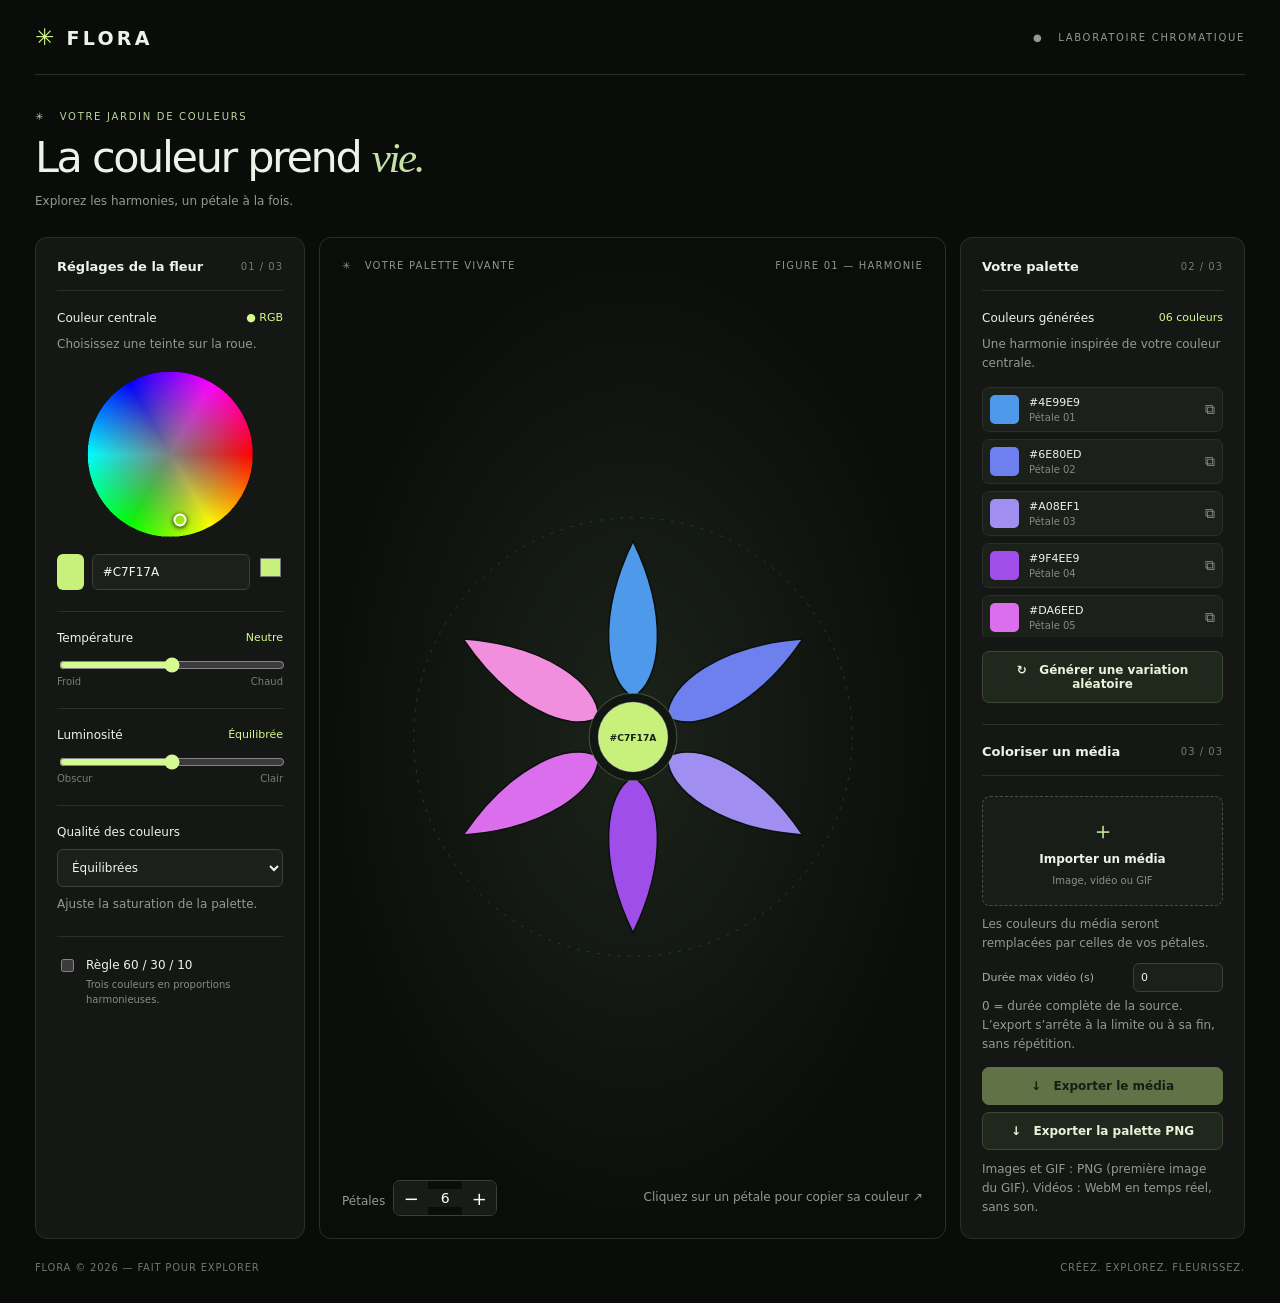
<file: apps/flora/index.html>
<!DOCTYPE html>
<html lang="fr"><head><meta charset="utf-8"><meta name="viewport" content="width=device-width,initial-scale=1"><title>Flora — laboratoire de couleurs</title><style>
:root{color-scheme:dark;--lime:#d5fa91;--muted:#939b8d}*{box-sizing:border-box}body{margin:0;background:#0a0c0a;color:#eef2e9;font:14px system-ui,sans-serif}button,input,select{font:inherit}button{cursor:pointer}main{max-width:1500px;margin:auto;padding:0 35px}header{height:75px;border-bottom:1px solid #282d27;display:flex;align-items:center;justify-content:space-between}.logo{font-size:19px;font-weight:800;letter-spacing:.17em}.logo b{color:var(--lime);font-size:23px;margin-right:9px}.micro{font-size:10px;letter-spacing:.17em;color:#929b8b;text-transform:uppercase}.intro{padding:36px 0 26px}.intro .micro{color:#bad59c}h1{font-size:clamp(30px,4vw,43px);letter-spacing:-.055em;font-weight:500;margin:10px 0}h1 em{font-family:Georgia,serif;color:#c3e3a4;font-weight:400}.intro p,.hint{color:var(--muted);margin:0;font-size:12px;line-height:1.6}.layout{display:grid;grid-template-columns:270px minmax(350px,1fr) 285px;gap:14px}.panel,.stage{background:#141714;border:1px solid #2a3029;border-radius:12px}.panel{padding:21px}.panel-title{display:flex;justify-content:space-between;align-items:center;border-bottom:1px solid #2a3029;padding-bottom:16px;margin-bottom:20px}.panel-title strong{font-size:13px}.panel-title span{color:#727d6e;font-size:10px;letter-spacing:.1em}.label{display:flex;justify-content:space-between;font-size:12px;margin-bottom:10px}.value{color:var(--lime);font-size:11px}.wheel-wrap{position:relative;width:170px;height:170px;margin:15px auto}.wheel-wrap canvas{width:170px;height:170px;cursor:crosshair}.pointer{position:absolute;width:13px;height:13px;border:2px solid white;box-shadow:0 1px 5px #000;border-radius:50%;transform:translate(-50%,-50%);pointer-events:none}.color-fields{display:flex;gap:8px}.swatch{width:40px;border-radius:6px}.hex,select{width:100%;background:#1c201b;color:#f2f4ed;border:1px solid #3a4138;border-radius:6px;padding:10px;font-size:12px}.section{border-top:1px solid #2a3029;margin-top:21px;padding-top:19px}input[type=range]{width:100%;accent-color:#d5fa91}.range-labels{display:flex;justify-content:space-between;color:#777f73;font-size:10px}.check{display:flex;gap:9px;align-items:flex-start}.check input{accent-color:#c9f38c}.check strong{font-size:12px;font-weight:500}.check small{display:block;color:#858d80;font-size:10px;margin-top:5px;line-height:1.5}.stage{min-height:620px;display:flex;flex-direction:column;background:radial-gradient(ellipse at center,#1b231a,#0b0d0b 70%)}.stage-top{display:flex;justify-content:space-between;padding:22px;color:#8c9887;font-size:10px;letter-spacing:.12em}.flower-area{flex:1;display:flex;align-items:center;justify-content:center;min-height:360px}.flower-area svg{width:min(95%,510px);max-height:510px;overflow:visible}.petal{cursor:pointer}.petal:hover{filter:brightness(1.2)}.stage-bottom{display:flex;justify-content:space-between;align-items:center;gap:10px;padding:0 22px 22px}.counter{display:inline-flex;align-items:center;border:1px solid #394137;border-radius:7px;overflow:hidden;margin-left:8px}.counter button{background:#171c16;border:0;color:white;width:34px;height:34px;font-size:18px}.counter input{background:#171c16;border:0;color:white;width:34px;text-align:center;appearance:textfield}.counter input::-webkit-inner-spin-button{display:none}.palette{display:flex;flex-direction:column;gap:7px;max-height:250px;overflow:auto}.palette-item{display:flex;align-items:center;gap:10px;background:#1c201b;border:1px solid #292f28;border-radius:7px;padding:7px;cursor:pointer}.palette-item:hover{border-color:#71816c}.dot{width:29px;height:29px;border-radius:5px}.palette-text{font-size:11px;flex:1}.palette-text small{display:block;color:#828b7d;margin-top:3px;font-size:10px}.button{width:100%;border:1px solid #3b4836;background:#20281d;color:#e5f4db;padding:11px;border-radius:7px;font-size:12px;font-weight:600}.button:hover{filter:brightness(1.2)}.button.primary{background:var(--lime);color:#1a2612;border-color:var(--lime)}.button:disabled{opacity:.4;cursor:not-allowed}.upload{display:block;border:1px dashed #485244;background:#191d18;border-radius:8px;text-align:center;padding:18px 8px;cursor:pointer}.upload:hover{border-color:#c3eb9b}.upload b{display:block;font-size:12px;margin:5px}.upload small{font-size:10px;color:#899285}.preview{width:100%;max-height:150px;object-fit:contain;background:#080a08;border-radius:6px;margin-top:10px}.toast{position:fixed;bottom:25px;left:50%;transform:translateX(-50%);background:var(--lime);color:#15200d;border-radius:7px;padding:10px 16px;opacity:0;transition:.2s;pointer-events:none;z-index:4}.toast.show{opacity:1}footer{padding:23px 0 30px;color:#6f796b;font-size:10px;letter-spacing:.08em;display:flex;justify-content:space-between}@media(max-width:1050px){.layout{grid-template-columns:250px 1fr}.right{grid-column:1/-1}.right-inner{display:grid;grid-template-columns:1fr 1fr;gap:22px}.right-inner .section{border:0;padding:0;margin:0}}@media(max-width:700px){main{padding:0 15px}.layout{display:flex;flex-direction:column}.stage{order:-1;min-height:500px}.stage-bottom .hint{max-width:150px}.right-inner{display:block}.right-inner .section{border-top:1px solid #2a3029;margin-top:21px;padding-top:19px}header .micro,footer span:last-child{display:none}}
</style></head><body><main><header><div class="logo"><b>✳</b>FLORA</div><span class="micro">● &nbsp; Laboratoire chromatique</span></header><div class="intro"><div class="micro">✳ &nbsp; Votre jardin de couleurs</div><h1>La couleur prend <em>vie.</em></h1><p>Explorez les harmonies, un pétale à la fois.</p></div><div class="layout"><aside class="panel"><div class="panel-title"><strong>Réglages de la fleur</strong><span>01 / 03</span></div><div class="label"><span>Couleur centrale</span><span class="value">● RGB</span></div><p class="hint">Choisissez une teinte sur la roue.</p><div class="wheel-wrap"><canvas id="wheel" width="340" height="340" aria-label="Roue chromatique"></canvas><div class="pointer" id="pointer"></div></div><div class="color-fields"><div class="swatch" id="swatch"></div><input class="hex" id="hex" value="#C7F17A" maxlength="7" aria-label="Code couleur centrale"><input id="color" type="color" value="#c7f17a" aria-label="Choisir la couleur centrale" style="width:38px;background:none;border:0;padding:0"></div><div class="section"><div class="label"><span>Température</span><span class="value" id="tempval">Neutre</span></div><input id="temp" type="range" min="-100" max="100" value="0"><div class="range-labels"><span>Froid</span><span>Chaud</span></div></div><div class="section"><div class="label"><span>Luminosité</span><span class="value" id="lightval">Équilibrée</span></div><input id="light" type="range" min="-35" max="35" value="0"><div class="range-labels"><span>Obscur</span><span>Clair</span></div></div><div class="section"><div class="label"><span>Qualité des couleurs</span></div><select id="quality"><option value="normal">Équilibrées</option><option value="vivid">Vives & saturées</option><option value="soft">Douces & pastel</option><option value="muted">Sourdes & naturelles</option></select><p class="hint" style="margin-top:8px">Ajuste la saturation de la palette.</p></div><div class="section"><label class="check"><input type="checkbox" id="rule"><span><strong>Règle 60 / 30 / 10</strong><small>Trois couleurs en proportions harmonieuses.</small></span></label></div></aside><section class="stage"><div class="stage-top"><span>✳ &nbsp; VOTRE PALETTE VIVANTE</span><span>FIGURE 01 — HARMONIE</span></div><div class="flower-area"><svg id="flower" viewBox="-250 -250 500 500" role="img" aria-label="Fleur de couleurs complémentaires"></svg></div><div class="stage-bottom"><div><span class="hint">Pétales</span><span class="counter"><button id="minus" aria-label="Moins de pétales">−</button><input id="count" type="number" min="1" max="30" value="6" aria-label="Nombre de pétales"><button id="plus" aria-label="Plus de pétales">+</button></span></div><span class="hint">Cliquez sur un pétale pour copier sa couleur ↗</span></div></section><aside class="panel right"><div class="panel-title"><strong>Votre palette</strong><span>02 / 03</span></div><div class="right-inner"><div><div class="label"><span>Couleurs générées</span><span class="value" id="palettecount"></span></div><p class="hint" style="margin-bottom:13px">Une harmonie inspirée de votre couleur centrale.</p><div class="palette" id="palette"></div><button class="button" id="random" style="margin-top:14px">↻ &nbsp; Générer une variation aléatoire</button></div><div class="section"><div class="panel-title"><strong>Coloriser un média</strong><span>03 / 03</span></div><label class="upload" for="file"><span style="font-size:24px;color:#c5e9a2">＋</span><b>Importer un média</b><small>Image, vidéo ou GIF</small></label><input id="file" type="file" accept="image/*,video/*" hidden><canvas id="preview" class="preview" hidden></canvas><video id="video" muted playsinline loop hidden></video><p class="hint" id="info" style="margin-top:9px">Les couleurs du média seront remplacées par celles de vos pétales.</p><label style="display:flex;align-items:center;justify-content:space-between;gap:8px;margin-top:10px;font-size:11px;color:#aab2a4">Durée max vidéo (s)<input id="videoMaxSeconds" type="number" min="0" max="3600" step="0.1" value="0" style="width:90px;background:#1c201b;color:#f2f4ed;border:1px solid #3a4138;border-radius:6px;padding:7px"></label><p class="hint" style="margin-top:5px">0 = durée complète de la source. L’export s’arrête à la limite ou à sa fin, sans répétition.</p><button class="button primary" id="export" disabled style="margin-top:12px">↓ &nbsp; Exporter le média</button><button class="button" id="exportPalette" style="margin-top:7px">↓ &nbsp; Exporter la palette PNG</button><p class="hint" style="margin-top:10px">Images et GIF : PNG (première image du GIF). Vidéos : WebM en temps réel, sans son.</p></div></div></aside></div><footer><span>FLORA © 2026 — FAIT POUR EXPLORER</span><span>CRÉEZ. EXPLOREZ. FLEURISSEZ.</span></footer></main><div id="toast" class="toast"></div><script type="text/javascript">
const $=id=>document.getElementById(id),NS='http://www.w3.org/2000/svg';let base='#C7F17A',colors=[],seed=0,media=null,type='',url='',raf=0,durationTimer=0;function clamp(x,a,b){return Math.max(a,Math.min(b,x))}function rgb(h,s,l){h=((h%360)+360)%360/360;s/=100;l/=100;let a=s*Math.min(l,1-l),f=n=>{let k=(n+h*12)%12;return Math.round(255*(l-a*Math.max(-1,Math.min(k-3,9-k,1))))};return[f(0),f(8),f(4)]}function hsl(r,g,b){r/=255;g/=255;b/=255;let max=Math.max(r,g,b),min=Math.min(r,g,b),d=max-min,l=(max+min)/2,h=0,s=d?d/(1-Math.abs(2*l-1)):0;if(d){if(max===r)h=60*((g-b)/d%6);else if(max===g)h=60*((b-r)/d+2);else h=60*((r-g)/d+4)}return[(h+360)%360,s*100,l*100]}function hex(a){return '#'+a.map(x=>clamp(Math.round(x),0,255).toString(16).padStart(2,'0')).join('').toUpperCase()}function unhex(h){return[1,3,5].map(i=>parseInt(h.slice(i,i+2),16))}const wheel=$('wheel'),ctx=wheel.getContext('2d'),img=ctx.createImageData(340,340);for(let y=0;y<340;y++)for(let x=0;x<340;x++){let dx=x-170,dy=y-170,r=Math.hypot(dx,dy);if(r<=165)img.data.set([...rgb(Math.atan2(dy,dx)*180/Math.PI,r/165*100,50),255],(y*340+x)*4)}ctx.putImageData(img,0,0);function setBase(v){if(!/^#[0-9a-f]{6}$/i.test(v)){toast('Saisissez un code hexadécimal valide');return}base=v.toUpperCase();$('hex').value=base;$('color').value=base;$('swatch').style.background=base;let [h,s]=hsl(...unhex(base)),a=h*Math.PI/180;$('pointer').style.left=(85+Math.cos(a)*s/100*82.5)+'px';$('pointer').style.top=(85+Math.sin(a)*s/100*82.5)+'px';render()}function pick(e){let r=wheel.getBoundingClientRect(),x=(e.clientX-r.left)/r.width*340-170,y=(e.clientY-r.top)/r.height*340-170;setBase(hex(rgb(Math.atan2(y,x)*180/Math.PI,Math.min(165,Math.hypot(x,y))/165*100,50)))}wheel.onpointerdown=e=>{wheel.setPointerCapture(e.pointerId);pick(e)};wheel.onpointermove=e=>{if(e.buttons)pick(e)};$('hex').onchange=e=>setBase(e.target.value);$('color').oninput=e=>setBase(e.target.value);function count(){return clamp(parseInt($('count').value)||1,1,30)}function element(tag,attrs){let n=document.createElementNS(NS,tag);Object.entries(attrs).forEach(([k,v])=>n.setAttribute(k,v));return n}function toast(s){$('toast').textContent=s;$('toast').classList.add('show');clearTimeout(window.timer);window.timer=setTimeout(()=>$('toast').classList.remove('show'),2000)}async function copy(c){try{await navigator.clipboard.writeText(c)}catch{let t=document.createElement('textarea');t.value=c;document.body.append(t);t.select();document.execCommand('copy');t.remove()}toast(c+' copié !')}
function render(){let n=count(),[h,s,l]=hsl(...unhex(base)),temp=+$('temp').value,light=+$('light').value,q=$('quality').value;colors=Array.from({length:n},(_,i)=>{let spread=n===1?0:(i/(n-1)-.5)*100,jitter=seed?Math.sin((i+1)*93.23+seed*71.7)*22:0,sat=q==='vivid'?85:q==='soft'?48:q==='muted'?35:clamp(s,45,78),lum=q==='soft'?73:q==='muted'?48:clamp(l,40,68);return hex(rgb(h+180+spread+jitter+temp*.23,sat,clamp(lum+light+(i%3-1)*7+(seed?Math.cos(i*9+seed)*7:0),15,90)))});let svg=$('flower');svg.innerHTML='';svg.append(element('circle',{cx:0,cy:0,r:215,fill:'none',stroke:'#394435','stroke-width':'.7','stroke-dasharray':'3 7'}));let w=clamp(170/n,9,42),len=n>18?135:155;colors.forEach((c,i)=>{let angle=i*360/n,g=element('g',{transform:`rotate(${angle})`,class:'petal',tabindex:'0',role:'button','aria-label':`Copier ${c}`});g.append(element('path',{d:`M 0 -39 C ${-w} -55 ${-w*1.25} ${-len*.77} 0 ${-len-37} C ${w*1.25} ${-len*.77} ${w} -55 0 -39 Z`,fill:c,stroke:'#0c100c','stroke-width':'1.5'}));if($('rule').checked){let t=element('text',{x:0,y:-110,fill:'#172017','font-size':'13','font-weight':'700','text-anchor':'middle',transform:`rotate(${-angle} 0 -110)`});t.textContent=['60%','30%','10%'][i];g.append(t)}g.onclick=()=>copy(c);g.onkeydown=e=>{if(e.key==='Enter')copy(c)};svg.append(g)});svg.append(element('circle',{cx:0,cy:0,r:43,fill:'#101610',stroke:'#c0d2a6','stroke-opacity':'.3'}));svg.append(element('circle',{cx:0,cy:0,r:34,fill:base,stroke:'#f7ffe8','stroke-opacity':'.45'}));let t=element('text',{x:0,y:4,'text-anchor':'middle',fill:'#172017','font-size':'9','font-weight':'700'});t.textContent=base;svg.append(t);$('palettecount').textContent=String(n).padStart(2,'0')+' couleur'+(n>1?'s':'');$('palette').innerHTML='';colors.forEach((c,i)=>{let row=document.createElement('div');row.className='palette-item';row.innerHTML=`<span class="dot" style="background:${c}"></span><span class="palette-text">${c}<small>${$('rule').checked?['Dominante · 60 %','Secondaire · 30 %','Accent · 10 %'][i]:'Pétale '+String(i+1).padStart(2,'0')}</small></span><span style="color:#899487">⧉</span>`;row.onclick=()=>copy(c);$('palette').append(row)});if(type==='image')drawMedia()}
$('minus').onclick=()=>{$('count').value=clamp(count()-1,1,30);render()};$('plus').onclick=()=>{$('count').value=clamp(count()+1,1,30);render()};$('count').onchange=()=>{$('count').value=count();render()};$('random').onclick=()=>{seed=Math.random()*10000;render()};['temp','light','quality'].forEach(id=>$(id).oninput=()=>{$('tempval').textContent=+$('temp').value===0?'Neutre':+$('temp').value>0?'Chaud':'Froid';$('lightval').textContent=+$('light').value===0?'Équilibrée':+$('light').value>0?'Claire':'Obscure';render()});let oldCount=6;$('rule').onchange=e=>{if(e.target.checked){oldCount=count();$('count').value=3}else $('count').value=oldCount;['count','minus','plus'].forEach(id=>$(id).disabled=e.target.checked);render()};
function drawMedia(){if(!media)return;let c=$('preview'),w=media.videoWidth||media.naturalWidth,h=media.videoHeight||media.naturalHeight;if(!w||!h)return;let scale=Math.min(1,1000/Math.max(w,h));w=Math.round(w*scale);h=Math.round(h*scale);if(c.width!==w||c.height!==h){c.width=w;c.height=h}let x=c.getContext('2d',{willReadFrequently:true});x.drawImage(media,0,0,w,h);let data=x.getImageData(0,0,w,h),d=data.data,p=colors.map(unhex);for(let i=0;i<d.length;i+=4){let best=0,dist=Infinity;for(let j=0;j<p.length;j++){let dr=d[i]-p[j][0],dg=d[i+1]-p[j][1],db=d[i+2]-p[j][2],v=dr*dr*.3+dg*dg*.59+db*db*.11;if(v<dist){dist=v;best=j}}d[i]=p[best][0];d[i+1]=p[best][1];d[i+2]=p[best][2]}x.putImageData(data,0,0)}function loop(){if(type!=='video')return;drawMedia();raf=requestAnimationFrame(loop)}$('file').onchange=e=>{let f=e.target.files[0];if(!f)return;cancelAnimationFrame(raf);if(url)URL.revokeObjectURL(url);url=URL.createObjectURL(f);$('preview').hidden=false;$('export').disabled=true;if(f.type.startsWith('video/')){type='video';media=$('video');media.src=url;media.onloadeddata=()=>{$('videoMaxSeconds').value=Number.isFinite(media.duration)?media.duration.toFixed(1):'0';media.play();$('export').disabled=false;$('info').textContent='Vidéo prête · export WebM sans son';loop()};media.onerror=()=>toast('Vidéo non prise en charge')}else{type='image';let im=new Image();media=im;im.onload=()=>{drawMedia();$('export').disabled=false;$('info').textContent=f.type==='image/gif'?'GIF chargé · seule la première image sera exportée':'Image prête · export PNG'};im.onerror=()=>toast('Image non prise en charge');im.src=url}};function download(blob,name){let a=document.createElement('a');a.href=URL.createObjectURL(blob);a.download=name;a.click();setTimeout(()=>URL.revokeObjectURL(a.href),5000)}$('export').onclick=()=>{if(type==='image'){$('preview').toBlob(b=>download(b,'flora-image.png'),'image/png');return}if(!window.MediaRecorder||!$('preview').captureStream){toast('Export vidéo non pris en charge');return}let v=$('video');if(!isFinite(v.duration)){toast('Durée de la vidéo indisponible');return}let mime=MediaRecorder.isTypeSupported('video/webm;codecs=vp9')?'video/webm;codecs=vp9':'video/webm',rec;try{rec=new MediaRecorder($('preview').captureStream(30),{mimeType:mime})}catch{toast('Export WebM non pris en charge');return}let chunks=[];rec.ondataavailable=e=>{if(e.data.size)chunks.push(e.data)};rec.onstop=()=>{clearTimeout(durationTimer);durationTimer=0;download(new Blob(chunks,{type:'video/webm'}),'flora-video.webm');$('export').disabled=false;$('export').textContent='↓  Exporter le média';v.loop=true;v.play()};$('export').disabled=true;$('export').textContent='Enregistrement en cours…';v.loop=false;v.currentTime=0;rec.start();v.play();let maxSeconds=Math.max(0,Number($('videoMaxSeconds').value)||0);if(maxSeconds>0)durationTimer=setTimeout(()=>{if(rec.state!=='inactive')rec.stop()},maxSeconds*1000);v.addEventListener('ended',()=>{if(rec.state!=='inactive')rec.stop()},{once:true})};$('exportPalette').onclick=()=>{let c=document.createElement('canvas');c.width=1200;c.height=400;let x=c.getContext('2d');x.fillStyle='#111';x.fillRect(0,0,1200,400);let w=1200/colors.length;colors.forEach((col,i)=>{x.fillStyle=col;x.fillRect(i*w,0,w,340);if(w>70){x.fillStyle='#fff';x.font='14px sans-serif';x.fillText(col,i*w+8,370)}});c.toBlob(b=>download(b,'flora-palette.png'))};setBase(base);
</script></body></html>
</file>
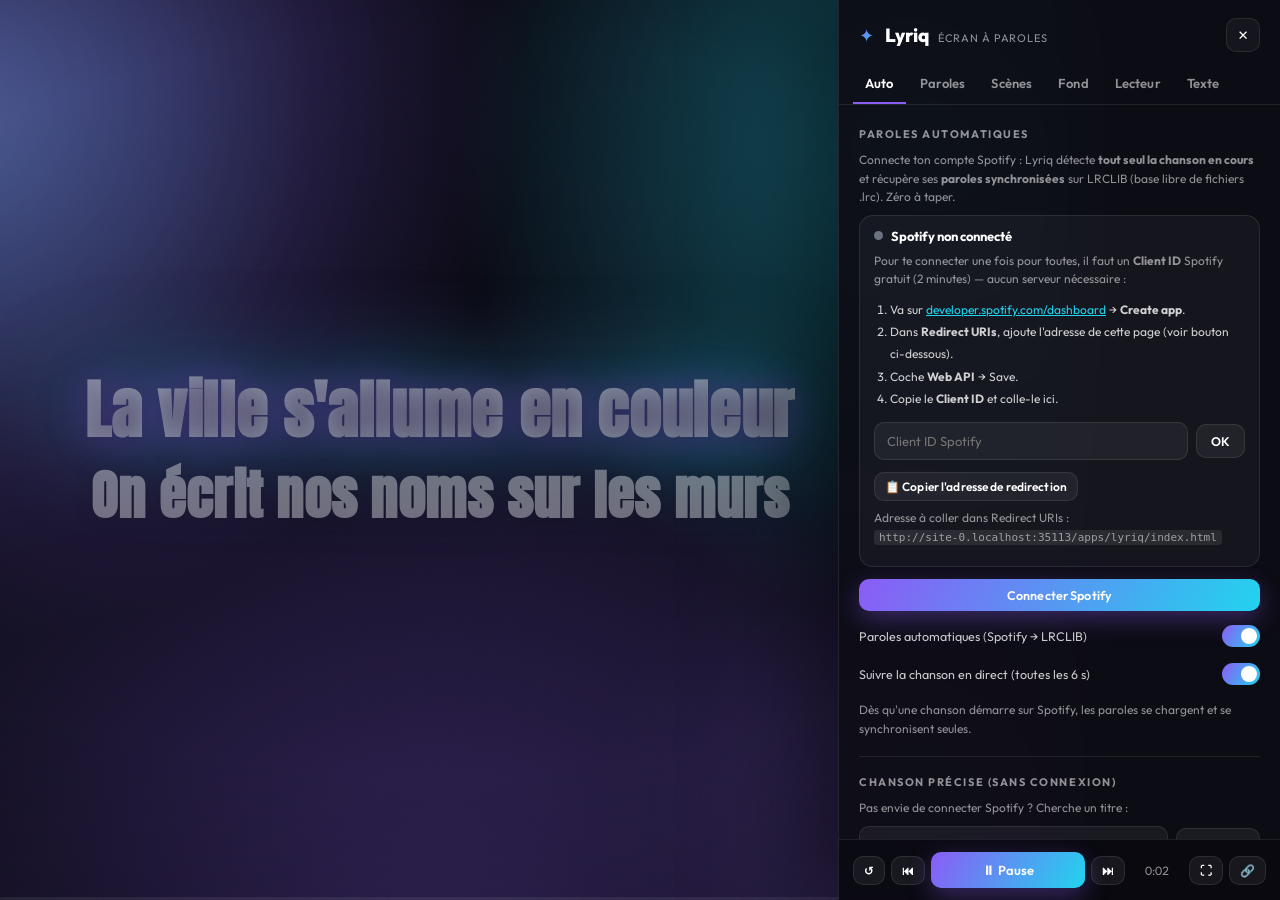
<file: apps/lyriq/index.html>
<!doctype html>
<html lang="fr">
<head>
<meta charset="utf-8">
<meta name="viewport" content="width=device-width, initial-scale=1">
<meta name="theme-color" content="#07070d">
<title>Lyriq — écran à paroles</title>
<link rel="icon" href="data:image/svg+xml,%3Csvg xmlns='http://www.w3.org/2000/svg' viewBox='0 0 64 64'%3E%3Crect width='64' height='64' rx='14' fill='%230b0b14'/%3E%3Ctext x='32' y='45' font-size='36' text-anchor='middle'%3E%E2%9C%A6%3C/text%3E%3C/svg%3E">
<link rel="preconnect" href="https://fonts.googleapis.com">
<link rel="preconnect" href="https://fonts.gstatic.com" crossorigin>
<link href="https://fonts.googleapis.com/css2?family=Anton&family=Bebas+Neue&family=Bangers&family=Rubik+Mono+One&family=Orbitron:wght@700;900&family=Outfit:wght@300;400;600;800;900&display=swap" rel="stylesheet">
<style>
/* ============ base ============ */
:root{
  --c1:#8b5cf6;
  --c2:#22d3ee;
  --ui:'Outfit',system-ui,sans-serif;
  --panel-bg:rgba(13,13,22,.94);
  --line:rgba(255,255,255,.09);
  --muted:rgba(255,255,255,.55);
}
*{box-sizing:border-box;margin:0;padding:0}
html,body{height:100%}
body{
  font-family:var(--ui);background:#07070d;color:#fff;overflow:hidden;
  -webkit-font-smoothing:antialiased;
}
button{font-family:inherit;color:inherit;background:none;border:0;cursor:pointer}
input,select,textarea{font-family:inherit;color:#fff}
::selection{background:var(--c1);color:#fff}

/* ============ stage ============ */
#stage{
  position:fixed;inset:0;overflow:hidden;background:#05050a;
  transition:transform .5s cubic-bezier(.22,.9,.24,1);
}
@media (min-width:900px){
  body.editing #stage{transform:translateX(-200px)}
}

#bgPreset{
  position:absolute;inset:0;display:block;z-index:0;
  background:
    radial-gradient(70vmax 70vmax at 12% 8%, color-mix(in srgb, var(--c1) 62%, transparent), transparent 64%),
    radial-gradient(60vmax 60vmax at 88% 16%, color-mix(in srgb, var(--c2) 52%, transparent), transparent 62%),
    radial-gradient(80vmax 80vmax at 50% 112%, color-mix(in srgb, var(--c1) 44%, transparent), transparent 72%),
    #0a0a16;
}
#bgPreset::before,#bgPreset::after{
  content:'';position:absolute;border-radius:50%;filter:blur(40px);opacity:.6;mix-blend-mode:screen;
}
#bgPreset::before{
  width:58vmax;height:58vmax;left:-12vmax;top:-14vmax;
  background:radial-gradient(circle at 40% 40%, color-mix(in srgb, var(--c2) 60%, transparent), transparent 62%);
  animation:drift 22s ease-in-out infinite alternate;
}
#bgPreset::after{
  width:52vmax;height:52vmax;right:-14vmax;bottom:-16vmax;
  background:radial-gradient(circle at 60% 60%, color-mix(in srgb, var(--c1) 62%, transparent), transparent 62%);
  animation:drift 17s ease-in-out infinite alternate-reverse;
}
@keyframes drift{
  0%{transform:translate3d(0,0,0) scale(1)}
  50%{transform:translate3d(8vmax,5vmax,0) scale(1.15)}
  100%{transform:translate3d(-4vmax,9vmax,0) scale(.95)}
}

#bgMedia{position:absolute;inset:0;z-index:0}
#bgMedia .bg-item{position:absolute;inset:0;will-change:opacity,transform}
#bgMedia img,#bgMedia video{
  position:absolute;inset:0;width:100%;height:100%;object-fit:cover;
}
#bgMedia .bg-item.kb{animation:kenburns 26s ease-in-out infinite alternate}
@keyframes kenburns{
  0%{transform:scale(1) translate3d(0,0,0)}
  100%{transform:scale(1.12) translate3d(-1.5%,-1.5%,0)}
}
.bg-enter{opacity:0}
.bg-on{opacity:1;transition:opacity .8s ease}

#bgDim{position:absolute;inset:0;z-index:1;background:#000;opacity:.5;pointer-events:none}
#bgShade{
  position:absolute;inset:0;z-index:1;pointer-events:none;mix-blend-mode:multiply;opacity:0;
}
#vignette{
  position:absolute;inset:0;z-index:2;pointer-events:none;
  background:radial-gradient(120% 90% at 50% 45%, transparent 45%, rgba(0,0,0,.55) 100%);
}
#grain{
  position:absolute;inset:-50%;z-index:2;pointer-events:none;opacity:.05;
  background-image:url("data:image/svg+xml,%3Csvg xmlns='http://www.w3.org/2000/svg' width='160' height='160'%3E%3Cfilter id='n'%3E%3CfeTurbulence type='fractalNoise' baseFrequency='.9' numOctaves='2'/%3E%3C/filter%3E%3Crect width='160' height='160' filter='url(%23n)' opacity='.6'/%3E%3C/svg%3E");
}

/* scanlines VHS sur scène */
#stage::after{
  content:'';position:absolute;inset:0;z-index:5;pointer-events:none;opacity:0;
  background:repeating-linear-gradient(0deg, rgba(255,255,255,.05) 0 1px, transparent 1px 3px);
  mix-blend-mode:overlay;transition:opacity .4s;
}
body[data-style="vhs"] #stage::after{opacity:.5}

/* ============ lyrics ============ */
.lyr{
  --tsize:7vmin;
  --lyrFont:'Anton',sans-serif;
  font-family:var(--lyrFont);
}
#lyrics{
  position:absolute;inset:0;z-index:3;
  display:flex;flex-direction:column;align-items:center;justify-content:center;
  gap:.35em;padding:16vh 6vw;text-align:center;pointer-events:none;
  transition:filter .3s;
}
.ln{
  font-size:var(--tsize);
  line-height:1.16;
  font-weight:800;
  color:#fff;
  letter-spacing:.01em;
  max-width:96%;
  text-wrap:balance;
  transition:opacity .45s ease, transform .45s cubic-bezier(.2,.9,.25,1.2), filter .45s ease;
  text-shadow:0 2px 24px rgba(0,0,0,.45);
}
.ln .w{display:inline-block;white-space:pre}
.ln.prev{opacity:.22;transform:scale(.78);filter:blur(2px)}
.ln.current{
  opacity:1;transform:scale(1);
  background-image:linear-gradient(90deg, var(--c1, #8b5cf6) var(--p,0%), rgba(255,255,255,.46) var(--p,0%));
  -webkit-background-clip:text;background-clip:text;
  -webkit-text-fill-color:transparent;color:transparent;
}
.ln.next{opacity:.38;transform:scale(.86) translateY(0.1em)}
.ln.current .cur{
  -webkit-text-fill-color:var(--c2);
  display:inline-block;width:.55em;height:1em;vertical-align:-.12em;margin-left:.08em;
  background:var(--c2);animation:blink .9s steps(1) infinite;border-radius:2px;
}
@keyframes blink{50%{opacity:0}}

#lyrics .empty{
  font-family:var(--ui);font-weight:600;font-size:clamp(14px,2vmin,20px);
  color:rgba(255,255,255,.5);letter-spacing:.02em;line-height:1.8;
}
#lyrics .empty b{color:#fff}

/* ---- styles d'écriture ---- */

@keyframes fadeWord{from{opacity:0}to{opacity:1}}
@keyframes flickWord{
  0%,100%{opacity:1} 10%{opacity:.2} 12%{opacity:1} 20%{opacity:.4} 22%{opacity:1}
  55%{opacity:1} 57%{opacity:.25} 59%{opacity:1}
}

/* mot mis en valeur avec *astérisques* */
.ln .wi.hl{
  color:var(--c2);
  -webkit-text-fill-color:var(--c2);
  text-shadow:0 0 .5em color-mix(in srgb, var(--c2) 55%, transparent);
}
.ln .wi.dec{opacity:.85;letter-spacing:.02em}

/* confettis de fin de boucle */
#confetti{position:fixed;inset:0;pointer-events:none;z-index:8;overflow:hidden}
#confetti .cf{
  position:absolute;top:-8vh;border-radius:2px;display:block;
  animation:cfFall linear forwards;
}
@keyframes cfFall{
  0%{transform:translateY(0) rotate(0);opacity:1}
  100%{transform:translateY(118vh) rotate(660deg);opacity:.85}
}

/* néon */
[data-style="neon"] .ln.current{
  filter:drop-shadow(0 0 14px color-mix(in srgb, var(--c1) 70%, transparent))
         drop-shadow(0 0 46px color-mix(in srgb, var(--c2) 50%, transparent));
  animation:neonPulse 2.6s ease-in-out infinite;
}
@keyframes neonPulse{
  0%,100%{filter:drop-shadow(0 0 10px color-mix(in srgb, var(--c1) 55%, transparent)) drop-shadow(0 0 34px color-mix(in srgb, var(--c2) 35%, transparent))}
  50%{filter:drop-shadow(0 0 20px color-mix(in srgb, var(--c1) 85%, transparent)) drop-shadow(0 0 60px color-mix(in srgb, var(--c2) 60%, transparent))}
}

/* pulse / disco */
[data-style="pulse"] .ln.current{animation:beat var(--beat-duration,1.05s) ease-in-out infinite}
[data-style="pulse"] .ln.next,[data-style="pulse"] .ln.prev{opacity:.18}
@keyframes beat{0%,100%{transform:scale(1)}12%{transform:scale(1.055)}24%{transform:scale(1)}36%{transform:scale(1.03)}}

/* comics */
[data-style="comic"] .ln{font-family:'Bangers',cursive;letter-spacing:.04em;line-height:1.05}
[data-style="comic"] .ln.current{
  background:none !important;
  -webkit-text-fill-color:#fff;
  -webkit-text-stroke:.05em #000;
  color:#fff;
  transform:rotate(-2deg) scale(1.1);
  text-shadow:6px 6px 0 #000, 0 0 34px rgba(0,0,0,.6);
}
[data-style="comic"] .ln.current .wi{animation:comicPop .5s cubic-bezier(.3,1.6,.4,1) both;animation-delay:calc(var(--i)*60ms)}
@keyframes comicPop{0%{transform:translateY(.35em) scale(.6) rotate(6deg);opacity:0}100%{transform:none;opacity:1}}

/* machine à écrire */
[data-style="typewriter"] .ln{font-family:'Rubik Mono One','Courier New',monospace;font-size:calc(var(--tsize) * .72);line-height:1.5;text-align:left}
[data-style="typewriter"] .ln.prev,[data-style="typewriter"] .ln.next{opacity:.14;filter:blur(1px)}
[data-style="typewriter"] .ln.current{
  background:none !important;-webkit-text-fill-color:#fff;color:#fff;
  text-shadow:0 0 18px rgba(255,255,255,.35);
}
[data-style="typewriter"] .ln.current .cur{-webkit-text-fill-color:var(--c1);background:var(--c1)}

/* rebond */
[data-style="bounce"] .ln.current .wi{animation:wordHop .55s ease-in-out infinite alternate;animation-delay:calc(var(--i)*80ms)}
@keyframes wordHop{from{transform:translateY(0)}to{transform:translateY(-.16em)}}
[data-style="bounce"] .ln{font-weight:900}

/* ---- animations par mot ---- */
[data-style="rise"] .ln.current .wi{animation:riseIn .65s cubic-bezier(.2,.9,.25,1.15) both;animation-delay:calc(var(--i)*85ms)}
@keyframes riseIn{from{opacity:0;transform:translateY(.55em) scale(.92);filter:blur(6px)}to{opacity:1;transform:none;filter:blur(0)}}

[data-style="zoom"] .ln.current .wi{animation:zoomIn .55s cubic-bezier(.2,1.3,.4,1) both;animation-delay:calc(var(--i)*90ms)}
@keyframes zoomIn{from{opacity:0;transform:scale(2.1) rotate(-6deg);filter:blur(8px)}to{opacity:1;transform:none;filter:blur(0)}}

[data-style="drop"] .ln.current .wi{animation:dropIn .7s cubic-bezier(.34,1.6,.5,1) both;animation-delay:calc(var(--i)*80ms)}
@keyframes dropIn{0%{opacity:0;transform:translateY(-180%) rotate(-4deg)}100%{opacity:1;transform:none}}

[data-style="swing"] .ln{transform-origin:50% -45%}
[data-style="swing"] .ln.current{animation:sway 3.4s ease-in-out infinite}
@keyframes sway{0%,100%{transform:rotate(1.6deg)}50%{transform:rotate(-1.6deg)}}

[data-style="shadow"] .ln.current{
  background:none !important;-webkit-text-fill-color:#fff;
  text-shadow:.055em .055em 0 color-mix(in srgb, var(--c1) 90%, black), .11em .11em 0 color-mix(in srgb, var(--c2) 70%, black);
  animation:shadowShift 2.8s ease-in-out infinite alternate;
}
@keyframes shadowShift{from{text-shadow:.05em .05em 0 var(--c1), .1em .1em 0 var(--c2)}to{text-shadow:.07em .07em 0 var(--c1), .14em .14em 0 var(--c2)}}
[data-style="shadow"] .ln.current .wi{animation:riseIn .5s ease both;animation-delay:calc(var(--i)*70ms)}

[data-style="wave"] .ln.current .wi{animation:waveW 1.25s ease-in-out infinite;animation-delay:calc(var(--i)*110ms)}
@keyframes waveW{0%,100%{transform:translateY(.05em)}50%{transform:translateY(-.22em)}}

[data-style="magnet"] .ln.current .wi{transition:transform .15s;will-change:transform}
[data-style="magnet"] .ln.current .wi.on{transform:translateY(-.12em) scale(1.45);z-index:2;position:relative}

[data-style="liquid"] .ln.current{
  background-image:linear-gradient(90deg, var(--c1) 0%, var(--c2) 38%, var(--c1) 75%);
  background-size:250% 100%;
  animation:liquidFlow 4s linear infinite;
}
@keyframes liquidFlow{from{background-position:0% 0}to{background-position:250% 0}}

[data-style="stamp"] .ln.current{animation:stampIn .4s cubic-bezier(.3,.7,.3,1.25)}
@keyframes stampIn{0%{transform:scale(1.6);opacity:0}60%{transform:scale(.97);opacity:1}100%{transform:scale(1)}}
[data-style="stamp"] .ln.current .wi{animation:none}

[data-style="breathe"] .ln.current{animation:breathe 3.4s ease-in-out infinite}
@keyframes breathe{0%,100%{opacity:.68;transform:scale(.985)}50%{opacity:1;transform:scale(1.02)}}

[data-style="flicker"] .ln.current{animation:flick 2.6s linear infinite}
@keyframes flick{
  0%,100%{opacity:1} 3%{opacity:.35} 4%{opacity:1} 6%{opacity:.6} 7%{opacity:1}
  40%{opacity:1} 41%{opacity:.5} 42%{opacity:1} 43%{opacity:.8} 44%{opacity:1}
  71%{opacity:.3} 72%{opacity:1}
}

/* défilant : la ligne traverse l'écran de droite à gauche */
#lyrics[data-style="marquee"]{display:block;overflow:hidden;padding:0}
#lyrics[data-style="marquee"] .ln.marq{
  position:absolute;top:50%;left:0;margin:0;
  white-space:nowrap;max-width:none;width:auto;
  font-size:calc(var(--tsize)*1.05);line-height:1.1;
  animation-name:marqMove;animation-timing-function:linear;animation-fill-mode:forwards;
  will-change:transform;
}
@keyframes marqMove{
  from{transform:translate(100vw,-50%)}
  to{transform:translate(-115%,-50%)}
}

/* empilé : un mot par ligne, façon affiche */
#lyrics[data-style="stack"]{
  display:flex;flex-direction:column;align-items:flex-start;justify-content:center;
  text-align:left;padding:10vh 7vw;gap:0;
}
#lyrics[data-style="stack"] .ln:not(.current){display:none}
#lyrics[data-style="stack"] .ln.current{
  background:none !important;-webkit-text-fill-color:#fff;color:#fff;
  display:flex;flex-direction:column;align-items:flex-start;gap:.02em;
  font-size:calc(var(--tsize)*1.15);line-height:1.06;
}
#lyrics[data-style="stack"] .ln.current .wi{
  animation:riseIn .55s cubic-bezier(.2,.9,.25,1.15) both;
  animation-delay:calc(var(--i)*110ms);
}
#lyrics[data-style="stack"] .ln.current .wi:nth-child(even){margin-left:7vw}
#lyrics[data-style="stack"] .ln.current .wi.hl{margin-left:7vw}

/* ============ mode éclaté : les mots éparpillés ============ */
#lyrics.scatter{
  display:block;position:absolute;inset:0;padding:0;text-align:left;
  overflow:hidden;
}
#lyrics.scatter .ln{
  position:absolute;left:0;top:0;width:100%;height:100%;
  max-width:none;white-space:normal;
  font-size:var(--tsize);
  transition:none;
}
#lyrics.scatter .wp{
  position:absolute;left:0;top:0;display:block;white-space:nowrap;
  will-change:transform;
}
#lyrics.scatter .ln.current{
  background:none !important;-webkit-text-fill-color:#fff;color:#fff;
  text-shadow:0 4px 30px rgba(0,0,0,.55);
}
#lyrics.scatter .ln.current .wi{
  display:inline-block;opacity:0;
  animation:scatterIn .55s cubic-bezier(.2,1.2,.4,1) forwards;
  animation-delay:calc(var(--i)*70ms);
  will-change:transform,opacity;
}
@keyframes scatterIn{from{opacity:0;transform:scale(1.9) rotate(-8deg);filter:blur(6px)}to{opacity:1;transform:none;filter:blur(0)}}

#lyrics.scatter[data-style="neon"] .ln.current .wi{animation:scatterIn .55s cubic-bezier(.2,1.2,.4,1) forwards, neonPulse 2.6s ease-in-out infinite}
#lyrics.scatter[data-style="neon"] .ln.current{background:none!important;-webkit-text-fill-color:#fff}
#lyrics.scatter[data-style="pulse"] .ln.current{animation:none}
#lyrics.scatter[data-style="glitch"] .ln.current::before,
#lyrics.scatter[data-style="glitch"] .ln.current::after{content:none}
#lyrics.scatter[data-style="typewriter"] .ln{font-size:calc(var(--tsize)*.8)}
#lyrics.scatter[data-style="glow"] .ln.current .wi{text-shadow:0 0 .3em var(--c1),0 0 .8em var(--c1)}
#lyrics.scatter[data-style="shadow"] .ln.current .wi{text-shadow:.08em .08em 0 var(--c1),.16em .16em 0 var(--c2)}
#lyrics.scatter[data-style="liquid"] .ln.current{background:none!important;-webkit-text-fill-color:#fff}
#lyrics.scatter[data-style="bounce"] .ln.current .wi{animation:scatterIn .55s cubic-bezier(.2,1.2,.4,1) forwards, wordHop .6s ease-in-out infinite alternate;animation-delay:calc(var(--i)*70ms),calc(var(--i)*70ms + .5s)}
#lyrics.scatter[data-style="wave"] .ln.current .wi{animation:scatterIn .55s cubic-bezier(.2,1.2,.4,1) forwards, waveW 1.25s ease-in-out infinite;animation-delay:calc(var(--i)*70ms),calc(var(--i)*70ms + .5s)}
#lyrics.scatter[data-style="swing"] .ln{transform-origin:center}

/* grand éclat multi-position quand "éclaté" est actif */
#lyrics.scatter.chaos .ln.current .wi:nth-child(3n){animation:scatterIn .55s cubic-bezier(.2,1.2,.4,1) forwards, drift1 7s ease-in-out infinite}
#lyrics.scatter.chaos .ln.current .wi:nth-child(3n+1){animation:scatterIn .55s cubic-bezier(.2,1.2,.4,1) forwards, drift2 9s ease-in-out infinite}
#lyrics.scatter.chaos .ln.current .wi:nth-child(3n+2){animation:scatterIn .55s cubic-bezier(.2,1.2,.4,1) forwards, drift3 6s ease-in-out infinite}
@keyframes drift1{0%,100%{transform:translate(0,0) rotate(0)}50%{transform:translate(.1em,-.18em) rotate(2deg)}}
@keyframes drift2{0%,100%{transform:translate(0,0) rotate(0)}50%{transform:translate(-.14em,.12em) rotate(-2deg)}}
@keyframes drift3{0%,100%{transform:translate(0,0)}50%{transform:translate(.06em,.16em)}}

/* minimal */
[data-style="minimal"] .ln{font-family:'Outfit',sans-serif;font-weight:300;letter-spacing:.06em}
[data-style="minimal"] .ln.current{font-weight:800;letter-spacing:.02em}
[data-style="minimal"] .ln.prev,[data-style="minimal"] .ln.next{transform:none}
[data-style="minimal"] .ln.next{letter-spacing:.1em;text-transform:uppercase;font-size:calc(var(--tsize)*.55)}

/* glitch */
[data-style="glitch"] .ln{font-family:'Orbitron',sans-serif;font-weight:900;letter-spacing:.04em}
[data-style="glitch"] .ln.current{
  background:none!important;-webkit-text-fill-color:#fff;
  text-shadow:2px 0 #ff2d55, -2px 0 #00e5ff;
  animation:glitchSkew 3.2s steps(1) infinite;
  position:relative;
}
[data-style="glitch"] .ln.current::before,[data-style="glitch"] .ln.current::after{
  content:attr(data-text);position:absolute;inset:0;pointer-events:none;
  -webkit-text-fill-color:currentColor;text-shadow:none;mix-blend-mode:screen;
}
[data-style="glitch"] .ln.current::before{color:var(--c1);clip-path:inset(8% 0 60% 0);animation:glitchA 1.6s infinite steps(2)}
[data-style="glitch"] .ln.current::after{color:var(--c2);clip-path:inset(58% 0 6% 0);animation:glitchB 1.2s infinite steps(2)}
@keyframes glitchA{0%,100%{transform:translate(0)}25%{transform:translate(-.05em,.03em) skewX(6deg)}50%{transform:translate(.04em,-.02em)}75%{transform:translate(-.03em,0) skewX(-4deg)}}
@keyframes glitchB{0%,100%{transform:translate(0)}20%{transform:translate(.06em,.02em)}60%{transform:translate(-.05em,-.03em) skewX(5deg)}}
@keyframes glitchSkew{0%,92%,100%{transform:skewX(0)}93%{transform:skewX(3deg)}95%{transform:skewX(-2deg)}97%{transform:skewX(1deg)}}

/* vhs */
[data-style="vhs"] .ln{font-family:'Bebas Neue',sans-serif;font-weight:400;letter-spacing:.06em;text-transform:uppercase}
[data-style="vhs"] .ln.current{
  background:none!important;-webkit-text-fill-color:#fff;
  text-shadow:-3px 0 rgba(255,0,90,.55), 3px 0 rgba(0,229,255,.55), 0 0 22px rgba(255,255,255,.25);
  animation:vhsFlicker 4s infinite;
}
@keyframes vhsFlicker{0%,97%,100%{opacity:1}97.5%{opacity:.55}98%{opacity:.9}98.5%{opacity:.6}}

/* glow-pop */
[data-style="glow"] .ln.current{
  background:none!important;-webkit-text-fill-color:#fff;
  text-shadow:0 0 .3em color-mix(in srgb, var(--c1) 90%, white), 0 0 .9em var(--c1);
  animation:popIn .38s cubic-bezier(.2,1.4,.4,1);
}
@keyframes popIn{from{transform:scale(.7);opacity:0}to{transform:scale(1);opacity:1}}

/* slide */
[data-style="slide"] .ln{text-align:left;align-self:flex-start;padding-left:2vw}
[data-style="slide"] .ln.current{animation:slideIn .45s cubic-bezier(.2,.9,.2,1);border-left:.14em solid var(--c1);padding-left:.3em;margin-left:-.44em}
[data-style="slide"] .ln.prev{transform:translateX(-1.2em) scale(.85)}
@keyframes slideIn{from{transform:translateX(-1.6em);opacity:0}to{transform:none;opacity:1}}

/* ============ chrome de scène ============ */
#badge{
  position:absolute;top:22px;left:26px;z-index:6;display:flex;align-items:center;gap:10px;
  font-size:13px;letter-spacing:.04em;color:rgba(255,255,255,.85);
  text-shadow:0 1px 12px rgba(0,0,0,.6);pointer-events:none;
}
#badge .mark{
  width:26px;height:26px;border-radius:8px;display:grid;place-items:center;font-size:13px;
  background:linear-gradient(140deg, var(--c1), var(--c2));
  box-shadow:0 4px 18px color-mix(in srgb, var(--c1) 45%, transparent);
}
#badge .song{opacity:.75;font-weight:300}
#badge .song b{font-weight:600;opacity:.95}

#hint{
  position:absolute;left:26px;bottom:22px;z-index:6;font-size:12px;color:rgba(255,255,255,.55);
  letter-spacing:.03em;display:flex;gap:14px;align-items:center;pointer-events:none;
  transition:opacity 1s;text-shadow:0 1px 8px rgba(0,0,0,.7);
}
#hint kbd{
  border:1px solid rgba(255,255,255,.25);border-bottom-width:2px;border-radius:5px;
  padding:1px 6px;font-family:inherit;font-size:11px;background:rgba(255,255,255,.08);
}
#hint.dim{opacity:.25}

#gearBtn{
  position:fixed;right:22px;bottom:20px;z-index:40;
  width:46px;height:46px;border-radius:14px;display:grid;place-items:center;
  background:rgba(20,20,32,.65);border:1px solid rgba(255,255,255,.14);
  backdrop-filter:blur(12px);-webkit-backdrop-filter:blur(12px);
  box-shadow:0 10px 30px rgba(0,0,0,.45);transition:transform .25s, background .25s;
}
#gearBtn:hover{transform:rotate(35deg);background:rgba(30,30,48,.85)}
#gearBtn svg{width:22px;height:22px}
body.editing #gearBtn{opacity:0;pointer-events:none}

#toast{
  position:fixed;top:22px;left:50%;transform:translate(-50%,-16px);z-index:60;
  background:rgba(15,15,24,.92);border:1px solid rgba(255,255,255,.14);border-radius:12px;
  padding:11px 18px;font-size:13.5px;letter-spacing:.01em;opacity:0;pointer-events:none;
  transition:.35s;backdrop-filter:blur(14px);max-width:min(90vw,560px);text-align:center;
  box-shadow:0 16px 50px rgba(0,0,0,.5);
}
#toast.show{opacity:1;transform:translate(-50%,0)}

#countdown{
  position:fixed;inset:0;z-index:35;display:none;place-items:center;background:rgba(4,4,10,.55);
  backdrop-filter:blur(6px);
}
#countdown.show{display:grid}
#countdown .cd-num{
  font-family:'Anton',sans-serif;font-size:22vmin;line-height:1;
  background:linear-gradient(120deg,var(--c1),var(--c2));
  -webkit-background-clip:text;background-clip:text;color:transparent;
  animation:cdPop .9s ease both;
}
#countdown .cd-sub{
  position:absolute;bottom:16vh;left:0;right:0;text-align:center;font-size:15px;color:rgba(255,255,255,.8);
}
@keyframes cdPop{0%{transform:scale(.4);opacity:0}30%{transform:scale(1);opacity:1}100%{transform:scale(1.25);opacity:0}}

/* barre de progression globale */
#hack{position:absolute;left:0;right:0;bottom:0;height:3px;z-index:6;background:rgba(255,255,255,.07)}
#hackBar{height:100%;width:0%;background:linear-gradient(90deg,var(--c1),var(--c2));transition:width .15s linear}

/* spotify */
#spotifyMount{
  position:absolute;z-index:4;width:360px;height:152px;
  transform:translate(-50%,-50%);
  transition:opacity .35s;
  border-radius:14px;
}
#spotifyMount iframe{
  width:100%;height:100%;border:0;border-radius:14px;display:block;
  box-shadow:0 18px 60px rgba(0,0,0,.55);
  background:#121212;
}
#spotifyMount.hidden{opacity:0;pointer-events:none}
#spotifyMount.empty{display:none}
#spotifyHandle{
  position:absolute;left:50%;top:-30px;transform:translateX(-50%);
  display:none;align-items:center;gap:6px;
  font-size:11px;font-family:var(--ui);color:#fff;letter-spacing:.05em;
  background:rgba(20,20,32,.8);border:1px solid rgba(255,255,255,.18);border-radius:99px;
  padding:4px 12px;cursor:grab;user-select:none;touch-action:none;white-space:nowrap;
  backdrop-filter:blur(8px);
}
body.editing #spotifyMount:not(.empty) #spotifyHandle{display:flex}
#spotifyHandle:active{cursor:grabbing}
#spotifyBad{position:absolute;left:50%;top:-30px;transform:translateX(-50%);font-size:11px;color:#fca5a5;display:none}

/* ============ panneau ============ */
#panel{
  position:fixed;top:0;right:0;height:100dvh;z-index:50;
  width:min(442px,100vw);
  background:var(--panel-bg);
  border-left:1px solid var(--line);
  backdrop-filter:blur(24px);-webkit-backdrop-filter:blur(24px);
  display:flex;flex-direction:column;
  transform:translateX(103%);
  transition:transform .5s cubic-bezier(.22,.9,.24,1);
  box-shadow:-30px 0 90px rgba(0,0,0,.5);
}
body.editing #panel{transform:translateX(0)}
.p-head{
  display:flex;align-items:center;justify-content:space-between;
  padding:18px 20px 12px;flex:none;
}
.logo{display:flex;align-items:baseline;gap:9px}
.logo .star{font-size:18px;background:linear-gradient(140deg,var(--c1),var(--c2));-webkit-background-clip:text;background-clip:text;color:transparent}
.logo b{font-size:19px;font-weight:800;letter-spacing:-.02em}
.logo span{font-size:11px;color:var(--muted);letter-spacing:.08em;text-transform:uppercase}
#closePanel{
  width:34px;height:34px;border-radius:10px;display:grid;place-items:center;
  border:1px solid var(--line);background:rgba(255,255,255,.04);transition:.2s;
}
#closePanel:hover{background:rgba(255,255,255,.1)}
.tabs{display:flex;gap:2px;padding:0 14px;flex:none;border-bottom:1px solid var(--line);overflow-x:auto;scrollbar-width:none}
.tabs::-webkit-scrollbar{display:none}
.tabs button{
  padding:11px 12px;font-size:13px;font-weight:600;color:var(--muted);
  border-bottom:2px solid transparent;white-space:nowrap;transition:.2s;letter-spacing:.01em;
}
.tabs button:hover{color:#fff}
.tabs button.active{color:#fff;border-bottom-color:var(--c1)}
.tab-body{flex:1;overflow-y:auto;padding:20px;scrollbar-width:thin;scrollbar-color:rgba(255,255,255,.15) transparent}
.tab-body section[hidden]{display:none}
.tab-body h3{
  font-size:11px;text-transform:uppercase;letter-spacing:.14em;color:var(--muted);
  margin:22px 0 10px;font-weight:700;
}
.tab-body h3:first-child{margin-top:2px}
.hint{font-size:12px;color:var(--muted);line-height:1.55;margin:8px 0}
.hint code{background:rgba(255,255,255,.09);border-radius:4px;padding:1px 5px;font-size:11px}
.row{display:flex;gap:8px;align-items:center;flex-wrap:wrap}
.row.between{justify-content:space-between}
.lbl{font-size:12.5px;color:rgba(255,255,255,.75);font-weight:500}
.lbl b{font-weight:700;color:#fff}
.mono{font-variant-numeric:tabular-nums}

.btn{
  padding:8px 14px;border-radius:10px;font-size:12.5px;font-weight:600;letter-spacing:.01em;
  border:1px solid var(--line);background:rgba(255,255,255,.06);transition:.2s;
}
.btn:hover{background:rgba(255,255,255,.12)}
.btn.ghost{background:transparent}
.btn.mini{padding:6px 10px;font-size:12px}
.btn.primary{
  background:linear-gradient(120deg,var(--c1),var(--c2));border:0;color:#fff;
  box-shadow:0 8px 24px color-mix(in srgb, var(--c1) 35%, transparent);
}
.btn.primary:hover{filter:brightness(1.1)}
.btn.danger{color:#fda4af}

input[type="range"]{
  width:100%;height:26px;appearance:none;-webkit-appearance:none;background:transparent;cursor:pointer;
}
input[type="range"]::-webkit-slider-runnable-track{height:5px;border-radius:99px;background:rgba(255,255,255,.14)}
input[type="range"]::-webkit-slider-thumb{
  -webkit-appearance:none;width:16px;height:16px;border-radius:50%;margin-top:-5.5px;
  background:#fff;box-shadow:0 2px 10px rgba(0,0,0,.4);
}
input[type="range"]::-moz-range-track{height:5px;border-radius:99px;background:rgba(255,255,255,.14)}
input[type="range"]::-moz-range-thumb{width:16px;height:16px;border:0;border-radius:50%;background:#fff}

input[type="text"],input[type="url"],textarea,select{
  width:100%;background:rgba(255,255,255,.055);border:1px solid var(--line);
  border-radius:10px;padding:10px 12px;font-size:13px;outline:none;transition:border .2s;
}
input[type="text"]:focus,input[type="url"]:focus,textarea:focus,select:focus{border-color:color-mix(in srgb, var(--c1) 65%, transparent)}
textarea{resize:vertical;min-height:150px;line-height:1.6;font-size:13px}
select{appearance:none;background-image:url("data:image/svg+xml,%3Csvg xmlns='http://www.w3.org/2000/svg' width='10' height='6'%3E%3Cpath d='M1 1l4 4 4-4' stroke='%23ffffff99' fill='none' stroke-width='1.6' stroke-linecap='round'/%3E%3C/svg%3E");background-repeat:no-repeat;background-position:right 12px center}
select option{background:#15151f}
input[type="color"]{
  width:100%;height:34px;border:1px solid var(--line);border-radius:10px;background:transparent;padding:3px;cursor:pointer;
}
label.fld{display:block;font-size:12px;color:var(--muted);margin:10px 0 6px;font-weight:500}

/* cartes scènes */
.scene-grid{display:grid;grid-template-columns:1fr 1fr;gap:10px}
.scene-card{
  position:relative;border-radius:14px;overflow:hidden;cursor:pointer;border:2px solid transparent;
  aspect-ratio:16/10;display:flex;align-items:center;justify-content:center;
  background:
    radial-gradient(120% 120% at 15% 10%, color-mix(in srgb, var(--sc1, #8b5cf6) 55%, transparent), transparent 60%),
    radial-gradient(120% 120% at 90% 90%, color-mix(in srgb, var(--sc2, #22d3ee) 45%, transparent), transparent 60%),
    #0b0b14;
  transition:transform .2s, border-color .2s;
}
.scene-card:hover{transform:translateY(-2px)}
.scene-card.active{border-color:#fff}
.scene-card .ln{font-size:15px;max-width:86%;pointer-events:none}
.scene-card em{
  position:absolute;bottom:8px;left:10px;font-style:normal;font-size:10.5px;font-weight:600;
  letter-spacing:.06em;color:rgba(255,255,255,.85);text-shadow:0 1px 6px #000;font-family:var(--ui);
}
.scene-card .ln.current{animation:none!important}

.chips{display:flex;flex-wrap:wrap;gap:6px}
.chip{
  padding:7px 12px;border-radius:99px;font-size:12px;font-weight:600;letter-spacing:.02em;
  border:1px solid var(--line);background:rgba(255,255,255,.045);transition:.2s;color:rgba(255,255,255,.8);
}
.chip:hover{background:rgba(255,255,255,.1)}
.chip.active{background:linear-gradient(120deg,var(--c1),var(--c2));border-color:transparent;color:#fff}

.colors .swatches{display:flex;gap:7px;flex-wrap:wrap;margin-top:10px}
.swatch{width:26px;height:26px;border-radius:50%;cursor:pointer;border:2px solid rgba(255,255,255,.25);transition:.15s}
.swatch:hover{transform:scale(1.12)}

/* dropzone & gallerie */
.dropzone{
  border:1.5px dashed rgba(255,255,255,.22);border-radius:14px;padding:22px 16px;text-align:center;
  cursor:pointer;transition:.2s;background:rgba(255,255,255,.025);
}
.dropzone:hover,.dropzone.over{border-color:var(--c1);background:color-mix(in srgb, var(--c1) 10%, transparent)}
.dropzone .dz-ico{font-size:24px;margin-bottom:6px;display:block;opacity:.9}
.dropzone p{font-size:12.5px;color:var(--muted);line-height:1.5}
.dropzone b{color:#fff}
.gallery{display:grid;grid-template-columns:repeat(3,1fr);gap:8px;margin-top:10px}
.g-item{
  position:relative;border-radius:10px;overflow:hidden;aspect-ratio:16/10;background:#111;
  border:1px solid var(--line);
}
.g-item img,.g-item video{width:100%;height:100%;object-fit:cover;display:block}
.g-item .tag{
  position:absolute;left:5px;top:5px;font-size:8.5px;font-weight:700;letter-spacing:.06em;
  background:rgba(0,0,0,.65);border-radius:4px;padding:2px 5px;
}
.g-item .del{
  position:absolute;right:4px;top:4px;width:20px;height:20px;border-radius:6px;font-size:11px;
  background:rgba(0,0,0,.7);display:grid;place-items:center;color:#fff;
}
.g-item .del:hover{background:#e11d48}

.switch{display:flex;align-items:center;justify-content:space-between;gap:10px;padding:8px 0;cursor:pointer;user-select:none}
.switch input{display:none}
.switch .track{
  width:38px;height:22px;border-radius:99px;background:rgba(255,255,255,.15);
  position:relative;transition:.2s;flex:none;
}
.switch .track::after{
  content:'';position:absolute;top:3px;left:3px;width:16px;height:16px;border-radius:50%;
  background:#fff;transition:.2s;
}
.switch input:checked + .track{background:linear-gradient(120deg,var(--c1),var(--c2))}
.switch input:checked + .track::after{left:19px}
.switch .sw-lbl{font-size:12.5px;color:rgba(255,255,255,.78)}

/* footer panneau */
.p-foot{
  flex:none;display:flex;align-items:center;gap:6px;padding:12px 14px;
  border-top:1px solid var(--line);background:rgba(0,0,0,.25);flex-wrap:wrap;
}
#playBtn{flex:1;min-width:110px;display:flex;align-items:center;justify-content:center;gap:7px;font-size:13px;padding:10px 12px}
#clockLbl{font-size:12px;color:var(--muted);min-width:52px;text-align:center}

/* divers */
.badge-mini{font-size:10px;padding:2px 7px;border-radius:99px;background:rgba(255,255,255,.1);color:var(--muted);font-weight:700;letter-spacing:.05em}

/* ---- auto : connexion Spotify + paroles LRCLIB ---- */
.auto-card{background:rgba(255,255,255,.04);border:1px solid var(--line);border-radius:14px;padding:12px 14px}
.spot-head{display:flex;align-items:center;gap:8px;font-size:13px}
.spot-dot{width:9px;height:9px;border-radius:50%;background:#6b7280;flex:none}
.spot-dot.on{background:#1ed760;box-shadow:0 0 10px rgba(30,215,96,.6)}
.spot-dot.wait{background:#f59e0b;animation:blink 1.2s infinite}
.details{margin-top:10px;border-top:1px solid var(--line);padding-top:8px}
.details summary{cursor:pointer;font-size:12px;color:var(--muted);font-weight:600}
.steps{margin:10px 0 0 16px;font-size:12px;line-height:1.85;color:rgba(255,255,255,.8)}
.steps code{background:rgba(255,255,255,.09);padding:1px 5px;border-radius:4px;font-size:10.5px;word-break:break-all}
.steps a{color:var(--c2)}
.now-card{display:flex;gap:10px;align-items:center;margin-top:10px;background:rgba(255,255,255,.04);border:1px solid var(--line);border-radius:12px;padding:10px}
.now-card[hidden]{display:none}
.now-card img{width:48px;height:48px;border-radius:8px;object-fit:cover;background:#222}
.now-meta{display:flex;flex-direction:column;min-width:0;gap:1px}
.now-meta b{font-size:13px;white-space:nowrap;overflow:hidden;text-overflow:ellipsis}
.now-meta span{font-size:11.5px;color:var(--muted)}
.now-state{font-size:10px;font-weight:800;letter-spacing:.06em;color:#1ed760;text-transform:uppercase}
#candidates{margin-top:8px;display:flex;flex-direction:column;gap:6px}
.cand{display:flex;align-items:center;gap:8px;text-align:left;padding:9px 11px;border-radius:10px;border:1px solid var(--line);background:rgba(255,255,255,.04);font-size:12.5px;cursor:pointer;transition:.15s;width:100%}
.cand:hover{background:rgba(255,255,255,.1);border-color:color-mix(in srgb,var(--c1) 50%,transparent)}
.cand .c-main{flex:1;min-width:0;overflow:hidden;text-overflow:ellipsis;white-space:nowrap}
.cand .c-meta{font-size:10.5px;color:var(--muted);flex:none}
.cand .c-badge{font-size:9.5px;font-weight:800;letter-spacing:.05em;padding:2px 6px;border-radius:99px;background:rgba(30,215,96,.16);color:#1ed760;flex:none}
.cand .c-badge.plain{background:rgba(255,255,255,.1);color:var(--muted)}
#autoNote{
  position:fixed;left:50%;bottom:230px;transform:translateX(-50%);z-index:7;max-width:82vw;
  background:rgba(10,10,18,.68);border:1px solid rgba(255,255,255,.14);border-radius:99px;padding:8px 16px;
  font-size:12.5px;color:rgba(255,255,255,.88);backdrop-filter:blur(10px);pointer-events:none;
  opacity:0;transition:opacity .4s;text-align:center;
}
#autoNote.show{opacity:1}
.sep{height:1px;background:var(--line);margin:18px 0}
kbd{font-family:inherit}

@media (max-width:640px){
  #lyrics{padding:14vh 5vw}
  #badge{top:14px;left:14px}
  #hint{left:14px;bottom:14px;flex-wrap:wrap;max-width:70vw;gap:6px;font-size:10.5px}
  #gearBtn{right:14px;bottom:14px;width:42px;height:42px}
  .scene-grid{grid-template-columns:1fr 1fr}
  #spotifyMount{max-width:86vw}
  .p-foot{flex-wrap:nowrap;gap:5px;padding:10px}
  .p-foot .btn.mini{padding:6px 8px}
  #playBtn{min-width:0;flex:1}
  #clockLbl{min-width:44px;font-size:11px}
  #shareBtn{display:none}
}
</style>
</head>
<body>

<div id="stage">
  <div id="bgPreset"></div>
  <div id="bgMedia"></div>
  <div id="bgDim"></div>
  <div id="bgShade"></div>
  <div id="vignette"></div>
  <div id="grain"></div>

  <div id="lyrics" class="lyr" data-style="neon"></div>

  <div id="badge">
    <span class="mark">✦</span>
    <span class="song"><b id="badgeTitle">Lyriq</b><span id="badgeArtist"></span></span>
  </div>

  <div id="spotifyMount" class="empty">
    <div id="spotifyHandle">⠿ glisser</div>
    <iframe id="spotifyFrame" title="Lecteur Spotify" allow="autoplay; clipboard-write; encrypted-media; fullscreen; picture-in-picture" loading="lazy"></iframe>
  </div>

  <div id="hack"><div id="hackBar"></div></div>

  <div id="hint">
    <span><kbd>Échap</kbd> réglages</span>
    <span><kbd>Espace</kbd> pause</span>
    <span><kbd>←</kbd><kbd>→</kbd> lignes</span>
  </div>
</div>

<div id="autoNote"></div>
<div id="toast"></div>

<div id="countdown">
  <div class="cd-num" id="cdNum">3</div>
  <div class="cd-sub" id="cdSub">Mets la chanson sur play…</div>
</div>

<button id="gearBtn" aria-label="Ouvrir les réglages" title="Réglages (Échap)">
  <svg viewBox="0 0 24 24" fill="none" stroke="currentColor" stroke-width="1.8" stroke-linecap="round" stroke-linejoin="round">
    <circle cx="12" cy="12" r="3.2"/>
    <path d="M19.4 15a1.7 1.7 0 0 0 .34 1.87l.06.06a2 2 0 1 1-2.83 2.83l-.06-.06a1.7 1.7 0 0 0-1.87-.34 1.7 1.7 0 0 0-1 1.55V21a2 2 0 1 1-4 0v-.09a1.7 1.7 0 0 0-1-1.55 1.7 1.7 0 0 0-1.87.34l-.06.06a2 2 0 1 1-2.83-2.83l.06-.06a1.7 1.7 0 0 0 .34-1.87 1.7 1.7 0 0 0-1.55-1H3a2 2 0 1 1 0-4h.09a1.7 1.7 0 0 0 1.55-1 1.7 1.7 0 0 0-.34-1.87l-.06-.06a2 2 0 1 1 2.83-2.83l.06.06a1.7 1.7 0 0 0 1.87.34h.09a1.7 1.7 0 0 0 1-1.55V3a2 2 0 1 1 4 0v.09a1.7 1.7 0 0 0 1 1.55 1.7 1.7 0 0 0 1.87-.34l.06-.06a2 2 0 1 1 2.83 2.83l-.06.06a1.7 1.7 0 0 0-.34 1.87v.09a1.7 1.7 0 0 0 1.55 1H21a2 2 0 1 1 0 4h-.09a1.7 1.7 0 0 0-1.55 1z"/>
  </svg>
</button>

<aside id="panel" aria-label="Réglages">
  <div class="p-head">
    <div class="logo"><span class="star">✦</span><b>Lyriq</b><span>écran à paroles</span></div>
    <button id="closePanel" aria-label="Fermer">✕</button>
  </div>

  <nav class="tabs">
    <button data-tab="auto">Auto</button>
    <button data-tab="paroles">Paroles</button>
    <button data-tab="scenes" class="active">Scènes</button>
    <button data-tab="fond">Fond</button>
    <button data-tab="spotify">Lecteur</button>
    <button data-tab="texte">Texte</button>
  </nav>

  <div class="tab-body">

    <section data-pane="auto">
      <h3>Paroles automatiques</h3>
      <p class="hint">Connecte ton compte Spotify : Lyriq détecte <b>tout seul la chanson en cours</b> et récupère ses <b>paroles synchronisées</b> sur LRCLIB (base libre de fichiers .lrc). Zéro à taper.</p>

      <div class="auto-card">
        <div class="spot-head">
          <span class="spot-dot" id="spotDot"></span>
          <b id="spotStatus">Spotify non connecté</b>
        </div>
        <div id="spotBody">
          <div id="spotClientMissing">
            <p class="hint" style="margin-top:8px">Pour te connecter une fois pour toutes, il faut un <b>Client ID</b> Spotify gratuit (2 minutes) — aucun serveur nécessaire :</p>
            <ol class="steps">
              <li>Va sur <a href="https://developer.spotify.com/dashboard" target="_blank" rel="noopener">developer.spotify.com/dashboard</a> → <b>Create app</b>.</li>
              <li>Dans <b>Redirect URIs</b>, ajoute l'adresse de cette page (voir bouton ci-dessous).</li>
              <li>Coche <b>Web API</b> → Save.</li>
              <li>Copie le <b>Client ID</b> et colle-le ici.</li>
            </ol>
            <div class="row" style="margin:12px 0">
              <input type="text" id="spotClientIn" placeholder="Client ID Spotify" style="flex:1;min-width:0">
              <button class="btn" id="spotSaveClient">OK</button>
            </div>
            <div class="row">
              <button class="btn mini" id="copyRedirect">📋 Copier l'adresse de redirection</button>
            </div>
            <p class="hint" id="redirectHint"></p>
          </div>
        </div>
      </div>

      <div class="row" style="margin-top:12px">
        <button class="btn primary" id="spotConnect" style="flex:1">Connecter Spotify</button>
        <button class="btn ghost" id="spotRefresh" hidden title="Rafraîchir">↻</button>
        <button class="btn ghost" id="spotLogout" hidden>Déconnecter</button>
      </div>
      <label class="switch" style="margin-top:6px">
        <span class="sw-lbl">Paroles automatiques (Spotify → LRCLIB)</span>
        <input type="checkbox" id="autoToggle" checked><span class="track"></span>
      </label>
      <label class="switch">
        <span class="sw-lbl">Suivre la chanson en direct (toutes les 6 s)</span>
        <input type="checkbox" id="followToggle" checked><span class="track"></span>
      </label>

      <div id="nowCard" class="now-card" hidden>
        <img id="nowArt" alt="" src="[data-uri]">
        <div class="now-meta">
          <b id="nowTitle">—</b>
          <span id="nowArtist">—</span>
          <span class="now-state" id="nowState"></span>
        </div>
      </div>
      <p class="hint" id="autoMsg"></p>

      <div class="sep"></div>
      <h3 style="margin-top:0">Chanson précise (sans connexion)</h3>
      <p class="hint">Pas envie de connecter Spotify ? Cherche un titre :</p>
      <div class="row">
        <input type="text" id="lyrQuery" placeholder="Titre – artiste (ex : Daft Punk – Get Lucky)" style="flex:1;min-width:0">
        <button class="btn" id="lyrSearchBtn">Chercher</button>
      </div>
      <div id="candidates"></div>

      <div class="sep"></div>
      <h3 style="margin-top:0">Statut des paroles</h3>
      <div class="auto-card" id="lyrStatus">Aucune chanson détectée pour l'instant.</div>
    </section>

    <section data-pane="scenes">
      <h3>Ambiances clés en main</h3>
      <div class="scene-grid" id="sceneGrid"></div>
      <h3>Style d'écriture</h3>
      <div class="chips" id="styleChips"></div>
      <h3>Couleurs</h3>
      <div class="colors">
        <div class="row" style="gap:10px">
          <div style="flex:1"><label class="fld" for="c1">Accent 1</label><input type="color" id="c1"></div>
          <div style="flex:1"><label class="fld" for="c2">Accent 2</label><input type="color" id="c2"></div>
        </div>
        <div class="swatches" id="swatches"></div>
      </div>
      <div class="sep"></div>
      <p class="hint">Le fond animé, les couleurs et le style se combinent librement. Ajoute ensuite tes paroles (onglet Paroles), ton ambiance visuelle (Fond) et la chanson Spotify.</p>
    </section>

    <section data-pane="paroles" hidden>
      <h3>Paroles</h3>
      <p class="hint">Une ligne = une phrase à l'écran. <b>Tout défile et s'anime tout seul</b> : les mots apparaissent un à un, calés sur la durée de chaque ligne.</p>
      <div class="row" style="margin:10px 0">
        <button id="loadLrcBtn" class="btn">Importer .lrc / .txt</button>
        <button id="exampleBtn" class="btn ghost">Exemple</button>
        <button id="clearLrcBtn" class="btn ghost">Vider</button>
        <input type="file" id="lrcFile" accept=".lrc,.txt,text/plain" hidden>
      </div>
      <textarea id="lrcArea" spellcheck="false" placeholder="Les paroles arrivent ici&#10;Une ligne = une phrase&#10;Entoure *un mot* pour le mettre en valeur"></textarea>

      <div class="row between" style="margin-top:16px">
        <span class="lbl">Vitesse&nbsp; <b id="speedLbl">5.0 s</b> / ligne</span>
      </div>
      <input type="range" id="speedRange" min="1.5" max="12" step="0.5" value="5">
      <p class="hint">Durée d'affichage de chaque ligne (mode auto). Les paroles horodatées <code>[00:12.00]</code> utilisent leurs propres timings.</p>

      <div class="sep"></div>
      <h3 style="margin-top:0">Mots éclatés sur l'écran</h3>
      <label class="switch">
        <span class="sw-lbl">Éparpiller les mots partout</span>
        <input type="checkbox" id="scatterToggle"><span class="track"></span>
      </label>
      <div id="scatterOpts" style="display:none">
        <label class="fld">Disposition</label>
        <select id="scatterMode">
          <option value="random">Aléatoire lisible (mots dans l’ordre)</option>
          <option value="grid">En grille (mots alignés)</option>
        </select>
        <div class="row between" style="margin-top:10px"><span class="lbl">Amplitude <b id="spreadLbl">85%</b></span></div>
        <input type="range" id="spreadRange" min="30" max="100" step="1" value="85">
        <div class="row between"><span class="lbl">Vitesse mot à mot <b id="rateLbl">60%</b></span></div>
        <input type="range" id="rateRange" min="0" max="100" step="1" value="60">
        <p class="hint">Les mots gardent leur ordre de lecture et se répartissent en lignes légèrement décalées. Leur apparition suit le timing des paroles. Amplitude = largeur occupée à l'écran.</p>
      </div>

      <div class="sep"></div>
      <h3 style="margin-top:0">Synchro chanson <span class="badge-mini">optionnel</span></h3>
      <p class="hint">Pour que le texte colle exactement à ta musique : lance la synchro <b>en même temps que Spotify</b>, puis affine avec le décalage. Sans ça, tout reste automatique.</p>
      <div class="row" style="margin:8px 0">
        <button id="startSyncBtn" class="btn">⏱ Lancer la synchro chanson</button>
      </div>
      <div class="row between">
        <span class="lbl">Décalage&nbsp; <b id="offLbl">0.0 s</b></span>
        <div class="row">
          <button class="btn mini" data-nudge="-0.2">−0.2s</button>
          <button class="btn mini" data-nudge="0.2">+0.2s</button>
        </div>
      </div>
      <input type="range" id="offsetRange" min="-8" max="8" step="0.1" value="0">
      <div class="sep"></div>
      <div class="row between"><span class="lbl">Pulsation (aimant / disco)&nbsp; <b id="rhythmLbl">1.0×</b></span></div>
      <input type="range" id="rhythmRange" min="0.5" max="2.5" step="0.1" value="1">
      <p class="hint">Règle la vitesse des accents visuels Aimant / Pulsation. La synchronisation des paroles suit les horodatages LRC et Spotify ; ce réglage n'analyse pas les battements audio.</p>
    </section>

    <section data-pane="fond" hidden>
      <h3>Ambiance de fond</h3>
      <div class="chips" id="bgKindChips">
        <button class="chip" data-kind="preset">Dégradé animé</button>
        <button class="chip" data-kind="media">Image / GIF / Vidéo</button>
        <button class="chip" data-kind="none">Noir simple</button>
      </div>

      <div id="mediaOpts">
        <div class="dropzone" id="dropzone">
          <span class="dz-ico">🖼️</span>
          <p><b>Clique</b> ou glisse des fichiers ici<br>JPG, PNG, <b>GIF</b>, WebP, MP4, WebM — plusieurs à la fois</p>
        </div>
        <input type="file" id="bgFile" accept="image/*,video/*" multiple hidden>

        <label class="fld">… ou une URL (image / GIF / vidéo)</label>
        <div class="row">
          <input type="url" id="bgUrl" placeholder="https://…/fond.gif" style="flex:1;min-width:0">
          <button class="btn" id="addUrlBtn">+</button>
        </div>

        <div class="gallery" id="gallery"></div>

        <div class="row between" style="margin-top:14px">
          <span class="lbl">Fonds multiples</span>
          <select id="bgMode" style="width:140px">
            <option value="loop">Défilement</option>
            <option value="shuffle">Aléatoire</option>
            <option value="single">Le premier</option>
          </select>
        </div>
        <div class="row between" style="margin-top:10px">
          <span class="lbl">Changer toutes les <b id="intervalLbl">6 s</b></span>
        </div>
        <input type="range" id="bgInterval" min="2" max="20" step="1" value="6">

        <label class="switch" style="margin-top:6px">
          <span class="sw-lbl">Zoom lent « Ken Burns »</span>
          <input type="checkbox" id="kbToggle" checked><span class="track"></span>
        </label>
        <div class="row between"><span class="lbl">Zoom <b id="zoomLbl">100%</b></span></div>
        <input type="range" id="zoomRange" min="100" max="160" step="2" value="100">
      </div>

      <div class="sep"></div>
      <div class="row between"><span class="lbl">Assombrir <b id="dimLbl">50%</b></span></div>
      <input type="range" id="dimRange" min="0" max="90" step="1" value="50">
      <div class="row between"><span class="lbl">Flou <b id="blurLbl">0 px</b></span></div>
      <input type="range" id="blurRange" min="0" max="20" step="1" value="0">
      <label class="fld">Teinte sur le fond</label>
      <div class="row">
        <input type="color" id="tintColor" value="#000000" style="flex:1">
        <div style="flex:2"><input type="range" id="tintAmt" min="0" max="80" step="1" value="0"></div>
        <span class="lbl mono" id="tintLbl">0%</span>
      </div>
    </section>

    <section data-pane="spotify" hidden>
      <h3>Chanson Spotify</h3>
      <p class="hint">Copie le lien d'un titre / album / playlist Spotify (Partager → Copier le lien). Le lecteur intégré démarre avec ta session Spotify.</p>
      <label class="fld">Lien Spotify</label>
      <input type="url" id="spotUrl" placeholder="https://open.spotify.com/track/…">
      <label class="switch" style="margin-top:10px">
        <span class="sw-lbl">Afficher le lecteur</span>
        <input type="checkbox" id="spotShow" checked><span class="track"></span>
      </label>
      <div class="row between" style="margin-top:4px">
        <span class="lbl">Taille <b id="spotSizeLbl">100%</b></span>
        <button class="btn mini" id="spotReset">Recentrer</button>
      </div>
      <input type="range" id="spotSize" min="70" max="150" step="5" value="100">
      <p class="hint">En mode édition, une poignée « ⠿ glisser » apparaît au-dessus du lecteur pour le placer où tu veux. Il reste fixe et discret quand tu fermes les réglages.</p>

      <div class="sep"></div>
      <h3>Cartouche du titre</h3>
      <label class="switch">
        <span class="sw-lbl">Afficher le titre en haut</span>
        <input type="checkbox" id="showTitle" checked><span class="track"></span>
      </label>
      <label class="fld">Titre affiché</label>
      <input type="text" id="titleIn" placeholder="Ex : Nuits électriques">
      <label class="fld">Artiste / sous-titre</label>
      <input type="text" id="artistIn" placeholder="Ex : Live session">
    </section>

    <section data-pane="texte" hidden>
      <h3>Typographie</h3>
      <label class="fld">Police</label>
      <select id="fontSel"></select>
      <label class="fld">… ou une police Google Fonts perso</label>
      <div class="row">
        <input type="text" id="fontCustom" placeholder="Ex : Permanent Marker" style="flex:1;min-width:0">
        <button class="btn" id="fontLoadBtn">Charger</button>
      </div>

      <div class="row between" style="margin-top:16px"><span class="lbl">Taille <b id="sizeLbl">7 vmin</b></span></div>
      <input type="range" id="sizeRange" min="3" max="13" step="0.5" value="7">
      <div class="row between" style="margin-top:6px"><span class="lbl">Lignes à venir visibles <b id="visLbl">1</b></span></div>
      <input type="range" id="visRange" min="0" max="3" step="1" value="1">
      <p class="hint">La ligne en cours est toujours mise en avant ; tu règles ici combien de lignes suivantes apparaissent en filigrane.</p>

      <label class="switch" style="margin-top:6px">
        <span class="sw-lbl">Lancer le défilement automatiquement au chargement</span>
        <input type="checkbox" id="autoplayToggle" checked><span class="track"></span>
      </label>

      <div class="sep"></div>
      <div class="row">
        <button class="btn" id="fsBtn2">⛶ Plein écran</button>
        <button class="btn" id="shareBtn2">🔗 Copier le lien</button>
        <button class="btn danger" id="resetAll">Réinitialiser</button>
      </div>
      <p class="hint" style="margin-top:14px">Tout est sauvegardé automatiquement dans ton navigateur. Le lien partageable contient styles + paroles ; les médias importés restent locaux — pour les embarquer, utilise des URLs.</p>
    </section>

  </div>

  <div class="p-foot">
    <button class="btn mini" id="restartBtn" title="Revenir au début (R)">↺</button>
    <button class="btn mini" id="prevBtn" title="Ligne précédente (←)">⏮</button>
    <button class="btn primary" id="playBtn">▶ Lecture auto</button>
    <button class="btn mini" id="nextBtn" title="Ligne suivante (→)">⏭</button>
    <span id="clockLbl" class="mono">0:00</span>
    <button class="btn mini" id="fsBtn" title="Plein écran (F)">⛶</button>
    <button class="btn mini" id="shareBtn" title="Copier un lien partageable">🔗</button>
  </div>
</aside>

<script type="module">
/* =========================================================
   Lyriq — écran à paroles, sans serveur.
   ========================================================= */
const $  = (s, el=document) => el.querySelector(s);
const $$ = (s, el=document) => [...el.querySelectorAll(s)];
const clamp = (n,a,b) => Math.min(b, Math.max(a,n));
const fmtTime = s => { s = Math.max(0, s|0); return Math.floor(s/60) + ':' + String(s%60).padStart(2,'0'); };

const LS_KEY = 'lyriq.v1';

/* ---------- état ---------- */
const DEFAULTS = {
  style: 'neon',
  c1: '#8b5cf6',
  c2: '#22d3ee',
  font: "'Anton', sans-serif",
  size: 7,
  visible: 1,
  lrc: '',
  offset: 0,
  speed: 5,
  rhythm: 1.0,
  autoplay: true,
  scatter: {
    on: false,
    spread: 85,
    rate: 60,
    mode: 'random'
  },
  bg: {
    kind: 'preset',
    items: [],          // {kind:'image'|'video', src, name}
    mode: 'loop',
    interval: 6,
    kenburns: true,
    zoom: 100,
    blur: 0,
    dim: 50,
    tint: '#000000',
    tintAmt: 0
  },
  spot: {
    show: false,
    url: '',
    x: 50, y: 86, size: 100
  },
  auto: {
    on: true,
    follow: true,
    clientId: ''
  },
  showTitle: true,
  title: '',
  artist: ''
};

const EXAMPLES = [
`[00:05.00] La ville s'allume en couleur
[00:09.40] On écrit nos noms sur les murs
[00:13.80] Les étoiles en pyjama
[00:18.20] Dansent au-dessus de nos pas
[00:23.00] Et si le ciel tombe ce soir
[00:27.60] On dansera dans le noir
[00:32.20] Garde la lumière allumée
[00:37.00] Jusqu'au matin, sans s'arrêter`,

`[00:04.00] Premier souffle, le rideau s'ouvre
[00:08.60] La scène avale la nuit
[00:13.00] Chaque mot devient une étincelle
[00:17.80] Chaque silence un incendie
[00:22.60] On chante comme on respire
[00:27.20] Fort, fragile et vivant
[00:31.80] La salle entière respire
[00:36.40] Le même air au même instant`,

`Juste des paroles sans horodatage
Elles défilent au rythme que tu règles
Un vers après l'autre
Comme une confidence
La nuit n'en finit pas
Et les mots restent à l'écran`
];

function deepMerge(a, b){
  const out = Array.isArray(a) ? [...a] : {...a};
  for (const k in b){
    if (b[k] && typeof b[k] === 'object' && !Array.isArray(b[k]) && a && typeof a[k] === 'object' && !Array.isArray(a[k])){
      out[k] = deepMerge(a[k], b[k]);
    } else { out[k] = b[k]; }
  }
  return out;
}

let S = deepMerge(DEFAULTS, {});

/* b64 unicode */
function toB64(str){
  const bytes = new TextEncoder().encode(str);
  let bin = '';
  for (let i=0;i<bytes.length;i+=0x8000) bin += String.fromCharCode(...bytes.subarray(i, i+0x8000));
  return btoa(bin).replace(/\+/g,'-').replace(/\//g,'_').replace(/=+$/,'');
}
function fromB64(b64){
  b64 = b64.replace(/-/g,'+').replace(/_/g,'/');
  const bin = atob(b64);
  const bytes = new Uint8Array(bin.length);
  for (let i=0;i<bin.length;i++) bytes[i] = bin.charCodeAt(i);
  return new TextDecoder().decode(bytes);
}

function loadState(){
  // lien partagé prioritaire
  let m = location.hash.match(/[#&]s=([^&]+)/) || location.search.match(/[?&]s=([^&]+)/);
  if (m){
    try { return {state: deepMerge(DEFAULTS, JSON.parse(fromB64(m[1]))), shared:true}; }
    catch(e){ console.warn('Lien invalide', e); }
  }
  try {
    const raw = localStorage.getItem(LS_KEY);
    if (raw) return {state: deepMerge(DEFAULTS, JSON.parse(raw)), saved:true};
  } catch(e){}
  return {state: deepMerge(DEFAULTS, {lrc: EXAMPLES[0]}), fresh:true};
}

let saveTimer = null;
function save(){
  clearTimeout(saveTimer);
  saveTimer = setTimeout(() => {
    try { localStorage.setItem(LS_KEY, JSON.stringify(S)); }
    catch(e){
      toast('Sauvegarde locale pleine — utilise des URLs ou réduis les vidéos importées.');
    }
  }, 400);
}

/* ---------- toast ---------- */
let toastTimer = null;
function toast(msg, ms=3400){
  const el = $('#toast');
  el.textContent = msg;
  el.classList.add('show');
  clearTimeout(toastTimer);
  toastTimer = setTimeout(() => el.classList.remove('show'), ms);
}

/* ---------- paroles ---------- */
const L = { lines: [], timed: false, raw: '' };

function parseLRC(raw){
  const rows = [];
  let metaOffset = 0;
  const linesIn = String(raw||'').replace(/\r/g,'').split('\n');
  const timeRe = /\[(\d{1,3}):(\d{1,2}(?:[.:]\d{1,3})?)\]/g;
  const metaRe = /^\[(ti|ar|al|by|offset|re|ve):\s*(.*?)\]\s*$/i;
  for (const rawLine of linesIn){
    const line = rawLine.trim();
    if (!line) continue;
    const meta = line.match(metaRe);
    if (meta){
      if (meta[1].toLowerCase() === 'offset') metaOffset = (parseInt(meta[2],10)||0) / 1000;
      continue;
    }
    const tags = [...line.matchAll(timeRe)];
    const text = line.replace(timeRe, '').trim();
    if (tags.length){
      for (const tg of tags){
        const min = parseInt(tg[1],10);
        const sec = parseFloat(String(tg[2]).replace(':','.'));
        rows.push({ t: min*60 + sec, text });
      }
    } else {
      rows.push({ t: null, text: line });
    }
  }
  return { rows, metaOffset };
}

function buildLines(raw){
  const { rows, metaOffset } = parseLRC(raw);
  const timed = rows.filter(r => r.t != null).sort((a,b)=>a.t-b.t);
  const plain = rows.filter(r => r.t == null);
  let arr = [];
  if (!timed.length){
    arr = plain.map(r => ({ t: null, end: null, text: r.text }));
    L.timed = false;
  } else {
    arr = timed.map(r => ({ t: Math.max(0, r.t + metaOffset), end: null, text: r.text }));
    let cursor = arr.length ? arr[arr.length-1].t + 4 : 0;
    for (const p of plain){ arr.push({ t: cursor, end: null, text: p.text }); cursor += 4; }
    L.timed = true;
  }
  for (let i=0;i<arr.length;i++){
    if (arr[i].t != null){
      arr[i].end = (i+1 < arr.length && arr[i+1].t != null) ? arr[i+1].t : arr[i].t + Math.max(4, 0.4 * Math.max(1, arr[i].text.length/3));
    }
  }
  L.lines = arr;
  L.raw = raw;
  return arr;
}

/* ---------- horloge ---------- */
const clock = { playing:false, base:0, start:0, synced:false };
function clockNow(){
  return clock.playing ? clock.base + (performance.now() - clock.start)/1000 : clock.base;
}
function clockTo(sec){
  clock.base = Math.max(0, sec);
  clock.start = performance.now();
}
const auto = { idx:0, acc:0 };

function activeTimed(t){
  const list = L.lines;
  let lo = 0, hi = list.length - 1, ans = -1;
  while (lo <= hi){
    const mid = (lo + hi) >> 1;
    if (list[mid].t != null && list[mid].t <= t + 1e-6){ ans = mid; lo = mid + 1; }
    else hi = mid - 1;
  }
  return ans;
}

/* ---------- rendu paroles ---------- */
const FILL_STYLES = new Set(['neon','pulse','minimal','bounce','rise','zoom','drop','shadow','wave','magnet','liquid','stamp','breathe','flicker']);
const NO_SCATTER = new Set(['marquee','stack']);
const SCRAMBLE = '#%&@!?<>*/\\|=+-';

const SCATTER_ANIM = {
  neon:{name:'fadeWord',dur:'.45s',ease:'ease-out'},
  pulse:{name:'popIn',dur:'.5s',ease:'cubic-bezier(.2,1.3,.4,1)'},
  comic:{name:'comicPop',dur:'.5s',ease:'cubic-bezier(.3,1.6,.4,1)'},
  typewriter:{name:'fadeWord',dur:'.3s',ease:'ease-out'},
  rise:{name:'riseIn',dur:'.6s',ease:'cubic-bezier(.2,.9,.25,1.15)'},
  zoom:{name:'zoomIn',dur:'.55s',ease:'cubic-bezier(.2,1.3,.4,1)'},
  drop:{name:'dropIn',dur:'.65s',ease:'cubic-bezier(.34,1.6,.5,1)'},
  swing:{name:'stampIn',dur:'.5s',ease:'ease-out'},
  wave:{name:'riseIn',dur:'.6s',ease:'ease-out'},
  magnet:{name:'fadeWord',dur:'.45s',ease:'ease-out'},
  shadow:{name:'riseIn',dur:'.5s',ease:'ease-out'},
  liquid:{name:'fadeWord',dur:'.6s',ease:'ease-out'},
  stamp:{name:'stampIn',dur:'.4s',ease:'cubic-bezier(.3,.7,.3,1.25)'},
  breathe:{name:'fadeWord',dur:'.7s',ease:'ease-out'},
  flicker:{name:'flickWord',dur:'.9s',ease:'linear'},
  bounce:{name:'popIn',dur:'.5s',ease:'cubic-bezier(.2,1.4,.4,1)'},
  minimal:{name:'fadeWord',dur:'.5s',ease:'ease-out'},
  glitch:{name:'popIn',dur:'.4s',ease:'steps(3)'},
  vhs:{name:'fadeWord',dur:'.45s',ease:'ease-out'},
  glow:{name:'popIn',dur:'.45s',ease:'ease-out'},
  slide:{name:'riseIn',dur:'.5s',ease:'ease-out'},
  marquee:{name:'fadeWord',dur:'.4s',ease:'ease-out'},
  stack:{name:'riseIn',dur:'.55s',ease:'cubic-bezier(.2,.9,.25,1.15)'}
};

let lastSig = '';
let refs = { host:null, cur:null, curTxt:null, words:[], wps:[], scr:null, magK:-1 };
const lineFx = { idx:0, start:performance.now() };

function hash01(n){ const x = Math.sin(n * 127.1 + 311.7) * 43758.5453; return x - Math.floor(x); }

function lineDurMs(i){
  const ln = L.lines[i];
  if (!ln) return 3000;
  // Keep the real LRC interval: the old 1.6s minimum made word reveals
  // lag behind short lyric lines and the next Spotify timestamp.
  if (ln.t != null && ln.end != null) return clamp((ln.end - ln.t) * 1000, 250, 16000);
  return Math.max(900, S.speed * 1000);
}
function totalMs(){ let s = 0; for (let i=0;i<L.lines.length;i++) s += lineDurMs(i); return s || 1; }
function elapsedBefore(i){ let s = 0; for (let j=0;j<i;j++) s += lineDurMs(j); return s; }

/* découpe : mots, espaces, et *mot* mis en valeur */
function tokenize(text){
  const toks = [];
  let em = false, buf = '';
  for (const ch of String(text)){
    if (ch === '*'){ if (buf){ toks.push({ text:buf, em }); buf=''; } em = !em; continue; }
    buf += ch;
  }
  if (buf) toks.push({ text:buf, em });
  const out = [];
  for (const t of toks){
    for (const p of t.text.split(/(\s+)/)){
      if (p) out.push({ text:p, space:/^\s+$/.test(p), em:t.em });
    }
  }
  return out;
}

function buildWords(el, text, scatter){
  const wis = [], wps = [];
  let i = 0;
  for (const t of tokenize(text)){
    if (t.space){
      if (!scatter) el.appendChild(document.createTextNode(t.text));
      continue;
    }
    const s = document.createElement('span');
    s.className = 'wi' + (t.em ? ' hl' : '');
    s.style.setProperty('--i', i);
    s.textContent = t.text;
    if (scatter){
      const wp = document.createElement('span');
      wp.className = 'wp';
      wp.appendChild(s);
      el.appendChild(wp);
      wps.push(wp);
    } else {
      el.appendChild(s);
    }
    wis.push(s);
    i++;
  }
  return { wis, wps };
}

/* répartit les mots du mode "éclaté" sur tout l'écran */
function placeScatter(el, wps, idx){
  const host = $('#lyrics');
  const W = host.clientWidth, H = host.clientHeight;
  if (!wps.length || !W || !H) return;
  const spread = S.scatter.spread / 100;
  const random = S.scatter.mode === 'random';
  const available = Math.max(120, W * spread);
  const firstWord = wps[0].firstChild;
  const baseSize = parseFloat(getComputedStyle(firstWord).fontSize) || 48;
  const gap = clamp(baseSize * .42, 12, 42);

  // Lay words out in their original reading order. Random mode only varies
  // the alignment of each row, never the order of the words themselves.
  function makeRows(scale){
    const rows = [];
    let row = { items:[], width:0, height:0 };
    for (const wp of wps){
      const wi = wp.firstChild;
      const width = Math.max(8, wi.offsetWidth) * scale;
      const height = Math.max(baseSize * .9, wi.offsetHeight) * scale;
      const extra = row.items.length ? gap * scale : 0;
      if (row.items.length && row.width + extra + width > available){
        rows.push(row);
        row = { items:[], width:0, height:0 };
      }
      const space = row.items.length ? gap * scale : 0;
      row.items.push({ wp, width, height, x:row.width + space });
      row.width += space + width;
      row.height = Math.max(row.height, height);
    }
    if (row.items.length) rows.push(row);
    const rowGap = clamp(baseSize * .22, 8, 24) * scale;
    const totalHeight = rows.reduce((sum, r) => sum + r.height, 0) + Math.max(0, rows.length - 1) * rowGap;
    return { rows, rowGap, totalHeight };
  }

  let scale = 1;
  let layout = makeRows(scale);
  if (layout.totalHeight > H * .74){
    scale = Math.max(.5, (H * .74) / layout.totalHeight);
    layout = makeRows(scale);
  }
  const top = Math.max(30, (H - layout.totalHeight) / 2);
  let y = top;
  layout.rows.forEach((row, ri) => {
    const spare = Math.max(0, available - row.width);
    const offset = random ? (hash01(idx * 19 + ri * 7.1) - .5) * Math.min(spare * .7, baseSize * scale * 1.2) : 0;
    const x0 = Math.max(12, (W - available) / 2 + (available - row.width) / 2 + offset);
    const rowJitter = random ? (hash01(idx * 31 + ri * 11.3) - .5) * Math.min(10, row.height * .12) : 0;
    for (const item of row.items){
      const px = clamp(x0 + item.x, 10, Math.max(10, W - item.width - 10));
      item.wp.style.transformOrigin = 'top left';
      item.wp.style.transform = `translate(${px.toFixed(1)}px, ${(y + rowJitter).toFixed(1)}px) scale(${scale.toFixed(3)})`;
    }
    y += row.height + layout.rowGap;
  });
}

/* apparition "un mot après l'autre", calée sur la durée de la ligne */
function applyWordTiming(wis){
  const lineMs = lineDurMs(lineFx.idx);
  const rate = clamp(S.scatter.rate, 0, 100) / 100;
  const anim = SCATTER_ANIM[S.style] || SCATTER_ANIM.minimal;
  const baseAnimMs = parseFloat(anim.dur) * 1000 || 450;
  // Reveal starts and finishes inside the current lyric's actual time window.
  const animMs = Math.min(baseAnimMs, Math.max(120, lineMs * .3));
  const maxDelay = Math.max(0, lineMs - animMs);
  const revealWindow = maxDelay * (.2 + .8 * rate);
  const total = Math.max(1, wis.length - 1);
  wis.forEach((w, i) => {
    const delay = wis.length <= 1 ? 0 : (i / total) * revealWindow;
    w.style.animation = `${anim.name} ${(animMs / 1000).toFixed(2)}s ${anim.ease} both`;
    w.style.animationDelay = (delay / 1000).toFixed(2) + 's';
  });
}

function buildDOM(idx){
  const host = $('#lyrics');
  host.innerHTML = '';
  refs = { host, cur:null, curTxt:null, words:[], wps:[], scr:null, magK:-1 };
  const scatterOn = S.scatter.on && !NO_SCATTER.has(S.style);
  host.classList.toggle('scatter', scatterOn);
  host.classList.toggle('chaos', scatterOn && S.scatter.mode === 'random');

  if (!L.lines.length){
    host.classList.remove('scatter','chaos');
    host.innerHTML = `<div class="empty"><b>🔊 Ton écran à paroles</b><br>Ouvre les réglages ⚙ pour coller tes paroles.<br>Le texte défile et s'anime tout seul.</div>`;
    return;
  }
  const n = L.lines.length;

  if (scatterOn){
    if (idx < 0 || idx >= n) return;
    const el = document.createElement('div');
    el.className = 'ln current';
    host.appendChild(el);
    const { wis, wps } = buildWords(el, L.lines[idx].text, true);
    refs.cur = el; refs.words = wis; refs.wps = wps;
    applyWordTiming(wis);
    requestAnimationFrame(() => placeScatter(el, wps, idx));
    return;
  }

  if (S.style === 'marquee'){
    if (idx < 0 || idx >= n) return;
    const el = document.createElement('div');
    el.className = 'ln current marq';
    el.textContent = L.lines[idx].text.replace(/\*/g,'');
    el.style.animationDuration = (lineDurMs(idx) / 1000).toFixed(2) + 's';
    host.appendChild(el);
    refs.cur = el;
    return;
  }

  const prevIdx = idx - 1;
  const startNext = idx < 0 ? 0 : idx + 1;
  const endNext = Math.min(n, startNext + S.visible);

  if (prevIdx >= 0 && prevIdx < n){
    const el = document.createElement('div');
    el.className = 'ln prev';
    el.textContent = L.lines[prevIdx].text.replace(/\*/g,'');
    host.appendChild(el);
  }

  if (idx >= 0 && idx < n){
    const el = document.createElement('div');
    el.className = 'ln current' + (FILL_STYLES.has(S.style) ? ' fill' : '');
    const text = L.lines[idx].text;
    el.dataset.text = text;
    if (S.style === 'typewriter'){
      const t = document.createElement('span'); t.className = 'txt'; el.appendChild(t);
      const c = document.createElement('span'); c.className = 'cur'; el.appendChild(c);
      refs.curTxt = t;
    } else {
      const { wis } = buildWords(el, text, false);
      refs.words = wis;
      if (S.style === 'glitch'){
        refs.scr = { finals: wis.map(w => w.textContent), t0: performance.now(), dur: Math.min(2600, lineDurMs(idx) * 0.5), done:false };
      }
    }
    host.appendChild(el);
    refs.cur = el;
    el.style.setProperty('--p','0%');
  }

  for (let i = startNext; i < endNext; i++){
    const el = document.createElement('div');
    el.className = 'ln next';
    el.textContent = L.lines[i].text.replace(/\*/g,'');
    host.appendChild(el);
  }
}

function render(force=false){
  const n = L.lines.length;
  const now = performance.now();
  const idx = n ? clamp(lineFx.idx, 0, n-1) : -1;
  const scatterOn = S.scatter.on && !NO_SCATTER.has(S.style);
  const sig = [idx, n, S.style, S.visible, S.font, S.size, scatterOn, S.scatter.mode, S.scatter.spread, S.scatter.rate].join('|');

  if (force || sig !== lastSig){
    buildDOM(idx);
    lastSig = sig;
    lineFx.start = now;
  }

  let progress = n ? clamp((now - lineFx.start) / lineDurMs(idx), 0, 1) : 0;
  if (clock.synced && L.timed && idx >= 0 && L.lines[idx]?.t != null){
    const cur = clockNow() - S.offset;
    const c = L.lines[idx];
    const end = c.end != null ? c.end : c.t + 6;
    progress = clamp((cur - c.t) / Math.max(0.3, end - c.t), 0, 1);
  }
  if (SP.track && clock.synced && L.timed){
    const est = SP.track.progress + ((performance.now() - SP.track.fetchedAt) / 1000) * (SP.track.playing ? 1 : 0);
    if (Math.abs(est - clockNow()) > 0.35){
      clockTo(est);
      render(true);
    }
  }

  if (refs.cur && !scatterOn){
    if (S.style === 'typewriter' && refs.curTxt){
      const txt = L.lines[idx].text.replace(/\*/g,'');
      const k = clamp(Math.ceil(progress * txt.length), 0, txt.length);
      refs.curTxt.textContent = txt.slice(0, k);
    } else if (S.style !== 'typewriter'){
      refs.cur.style.setProperty('--p', (progress*100).toFixed(1)+'%');
    }
    if (S.style === 'magnet' && refs.words.length){
      const beatTime = clock.synced && L.timed ? clockNow() - S.offset : now / 1000;
      const beats = beatTime / Math.max(0.4, S.rhythm);
      const k = Math.floor(beats * 1.6) % refs.words.length;
      if (k !== refs.magK){
        refs.words.forEach((w,i) => w.classList.toggle('on', i === k));
        refs.magK = k;
      }
    }
    if (refs.scr && !refs.scr.done){
      const p = clamp((now - refs.scr.t0) / refs.scr.dur, 0, 1);
      const total = refs.scr.finals.length;
      const k = Math.floor(p * (total + 2));
      refs.words.forEach((w,i) => {
        if (i < k){
          w.textContent = refs.scr.finals[i];
          w.classList.remove('dec');
        } else {
          w.textContent = Array.from({length: Math.max(1, refs.scr.finals[i].length)}, () => SCRAMBLE[(Math.random()*SCRAMBLE.length)|0]).join('');
          w.classList.add('dec');
        }
      });
      if (p >= 1){
        refs.words.forEach((w,i) => { w.textContent = refs.scr.finals[i]; w.classList.remove('dec'); });
        refs.scr.done = true;
      }
    }
  }

  let g = 0;
  if (clock.synced && L.timed && n){
    const t = clockNow() - S.offset;
    const first = L.lines[0].t || 0;
    const lastLn = L.lines[n-1];
    const last = lastLn.end != null ? lastLn.end : (lastLn.t||0)+6;
    g = clamp((t - first) / Math.max(1, last - first), 0, 1);
    $('#clockLbl').textContent = fmtTime(Math.max(0, t));
  } else if (n){
    g = clamp((elapsedBefore(idx) + (now - lineFx.start)) / totalMs(), 0, 1);
    $('#clockLbl').textContent = (idx+1) + '/' + n;
  } else {
    $('#clockLbl').textContent = '0:00';
  }
  $('#hackBar').style.width = (g*100).toFixed(2) + '%';
}

/* ---------- confettis ---------- */
function confettiBurst(){
  document.getElementById('confetti')?.remove();
  const host = document.createElement('div');
  host.id = 'confetti';
  document.body.appendChild(host);
  const cols = [S.c1, S.c2, '#ffffff', '#fbbf24', '#f472b6'];
  for (let i=0;i<72;i++){
    const d = document.createElement('i');
    d.className = 'cf';
    d.style.left = (Math.random()*100) + 'vw';
    d.style.background = cols[i % cols.length];
    d.style.animationDuration = (1.6 + Math.random()*1.9) + 's';
    d.style.animationDelay = (Math.random()*0.6) + 's';
    d.style.width = (5 + Math.random()*8) + 'px';
    d.style.height = (9 + Math.random()*11) + 'px';
    d.style.rotate = (Math.random()*360) + 'deg';
    host.appendChild(d);
  }
  setTimeout(() => host.remove(), 4200);
}

/* paroles saisies ou importées : si elles correspondent à la chanson Spotify, on s'y synchronise */
function trackSignature(){
  if (!SP.track) return '';
  return normalizeQ(SP.track.name + ' ' + SP.track.artist).split(' ').filter(Boolean).slice(0, 8);
}
function lyricsMatchTrack(){
  const words = trackSignature();
  if (!words.length || !S.lrc) return false;
  const plain = normalizeQ(S.lrc);
  let hit = 0;
  for (const w of words) if (w.length > 2 && plain.includes(w)) hit++;
  return hit / words.length >= 0.6;
}
const syncPrompt = { key:'', pending:false };
function applyDiscovered(){
  if (!S.auto.on || !SP.track || !S.lrc || clock.synced) return;
  const key = SP.track.id || (SP.track.name + '|' + SP.track.artist);
  if (lyricsMatchTrack()){
    clock.synced = true;
    clockTo(SP.track.progress + ((performance.now() - SP.track.fetchedAt) / 1000) * (SP.track.playing ? 1 : 0));
    if (SP.track.playing) clock.playing = true;
    lineFx.idx = Math.max(0, activeTimed(clockNow() - S.offset));
    setPlayingUI();
    render(true);
    toast('Paroles synchronisées sur Spotify ✓');
    return;
  }
  if (syncPrompt.key !== key){
    syncPrompt.key = key;
    showSyncChip();
  }
}
function forceSyncToSpotify(){
  if (!SP.track) return;
  clock.synced = true;
  clockTo(SP.track.progress + ((performance.now() - SP.track.fetchedAt) / 1000) * (SP.track.playing ? 1 : 0));
  clock.playing = true;
  lineFx.idx = Math.max(0, activeTimed(clockNow() - S.offset));
  setPlayingUI();
  render(true);
  nowAutoNote('');
  const n = $('#autoNote'); if (n){ n.style.pointerEvents='none'; n.onclick=null; }
  toast('Paroles calées sur Spotify ✓');
}
function showSyncChip(){
  const el = $('#autoNote');
  if (!el) return;
  el.innerHTML = '⏱ Caler ces paroles sur « ' + esc(SP.track.name) + ' » ? <u>oui</u>';
  el.style.pointerEvents = 'auto';
  el.style.cursor = 'pointer';
  el.classList.add('show');
  el.onclick = () => forceSyncToSpotify();
}

/* boucle : tout avance tout seul */
function frame(now){
  const n = L.lines.length;
  applyDiscovered();
  if (n && clock.playing){
    if (clock.synced && L.timed){
      const cur = clockNow() - S.offset;
      const i = activeTimed(cur);
      if (i >= 0 && i !== lineFx.idx){ lineFx.idx = i; render(true); }
      const lastLn = L.lines[n-1];
      const endT = (lastLn.end != null ? lastLn.end : (lastLn.t||0)+6);
      if (i === n-1 && cur > endT + 1.5){
        clockTo(0);
        lineFx.idx = 0;
        render(true);
      }
    } else {
      if (now - lineFx.start >= lineDurMs(lineFx.idx)){
        const prev = lineFx.idx;
        lineFx.idx = (prev + 1) % n;
        render(true);
        if (lineFx.idx === 0 && prev === n-1 && n > 1) confettiBurst();
      }
    }
  }
  render();
  requestAnimationFrame(frame);
}

/* ---------- contrôles lecture ---------- */
function setPlayingUI(){
  const b = $('#playBtn');
  if (clock.playing) b.innerHTML = '⏸ Pause';
  else b.innerHTML = '▶ Lecture auto';
}

function play(){
  if (clock.playing) return;
  if (!L.lines.length){ toast('Ajoute d\'abord des paroles dans l\'onglet Paroles.'); return; }
  clock.start = performance.now();
  clock.playing = true;
  setPlayingUI();
}
function pause(){
  if (!clock.playing) return;
  clock.base = clockNow();
  clock.playing = false;
  setPlayingUI();
  render(true);
}
function togglePlay(){ clock.playing ? pause() : play(); }

function countdownThenPlay(){
  const cd = $('#countdown');
  const num = $('#cdNum');
  const sub = $('#cdSub');
  cd.classList.add('show');
  sub.textContent = 'Mets la chanson sur play en même temps 👇';
  const seq = ['3','2','1','GO'];
  let i = 0;
  const step = () => {
    if (i >= seq.length){
      cd.classList.remove('show');
      clock.synced = true;
      clockTo(0);
      clock.playing = true;
      lineFx.idx = 0;
      render(true);
      setPlayingUI();
      toast('Synchro lancée — tout défile automatiquement 🎶');
      return;
    }
    num.textContent = seq[i];
    num.style.animation = 'none';
    void num.offsetWidth;
    num.style.animation = '';
    i++;
    setTimeout(step, i < seq.length ? 850 : 550);
  };
  step();
}

function restart(){
  const was = clock.playing;
  clockTo(0);
  clock.playing = was;
  clock.start = performance.now();
  lineFx.idx = 0;
  setPlayingUI(); render(true);
}

function goto(delta){
  if (!L.lines.length) return;
  const n = L.lines.length;
  if (clock.synced && L.timed){
    const cur = activeTimed(clockNow() - S.offset);
    const target = clamp((cur < 0 ? 0 : cur) + delta, 0, n - 1);
    clockTo(L.lines[target].t + S.offset);
    lineFx.idx = target;
  } else {
    lineFx.idx = (clamp(lineFx.idx + delta, 0, n - 1) + n) % n;
    render(true);
  }
}

/* démarrage 100 % automatique : on lance la lecture sans attendre */
function autoStart(){
  if (!S.autoplay) return;
  lineFx.idx = 0;
  if (L.timed && L.lines.length && !clock.synced){
    clock.synced = true;
    clockTo(0);
  }
  clock.start = performance.now();
  clock.playing = true;
  setPlayingUI();
}

/* ---------- look & fond ---------- */
const bgState = { idx:0, node:null, timer:null, sig:'' };

function applyLook(){
  const root = document.documentElement.style;
  root.setProperty('--c1', S.c1);
  root.setProperty('--c2', S.c2);
  const host = $('#lyrics');
  host.dataset.style = S.style;
  host.style.setProperty('--tsize', S.size + 'vmin');
  host.style.setProperty('--lyrFont', S.font);
  host.style.setProperty('--beat-duration', (1.05 / Math.max(.5, S.rhythm)).toFixed(2) + 's');
  document.body.dataset.style = S.style;
  host.classList.toggle('scatter', S.scatter.on && !NO_SCATTER.has(S.style));
  host.classList.toggle('chaos', S.scatter.on && S.scatter.mode === 'random' && !NO_SCATTER.has(S.style));

  // couleurs du panneau
  document.querySelectorAll('.scene-card').forEach(c => {
    c.style.setProperty('--sc1', S.c1);
    c.style.setProperty('--sc2', S.c2);
  });

  // badge
  $('#badge').style.display = S.showTitle ? '' : 'none';
  $('#badgeTitle').textContent = S.title || 'Lyriq';
  $('#badgeArtist').textContent = S.artist ? ' — ' + S.artist : '';

  // règles dynamiques
  const dimFactor = S.bg.kind === 'preset' ? 0.42 : 1;
  $('#bgDim').style.opacity = (S.bg.dim/100) * dimFactor;
  const shade = $('#bgShade');
  if (S.bg.tintAmt > 0){
    shade.style.opacity = (S.bg.tintAmt/100);
    shade.style.background = S.bg.tint;
    shade.style.mixBlendMode = 'color';
  } else {
    shade.style.opacity = 0;
  }

  // effets sur media
  const holder = $('#bgMedia');
  holder.style.filter = S.bg.blur > 0 ? `blur(${S.bg.blur}px)` : '';
  holder.style.transform = S.bg.zoom !== 100 ? `scale(${S.bg.zoom/100})` : '';
  holder.querySelectorAll('.bg-item').forEach(el => el.classList.toggle('kb', !!S.bg.kenburns && el.dataset.kind !== 'video'));

  applySpotify();
}

/* ---- background render ---- */
function clearBgTimer(){
  if (bgState.timer){ clearTimeout(bgState.timer); bgState.timer = null; }
}

function disposeBg(){
  clearBgTimer();
  const holder = $('#bgMedia');
  if (bgState.node && bgState.node._vid){ try{ bgState.node._vid.pause(); }catch(e){} }
  holder.innerHTML = '';
  bgState.node = null;
  bgState.idx = 0;
  bgState.sig = '';
}

function activeItems(){
  if (S.bg.kind !== 'media') return [];
  const items = S.bg.items || [];
  if (!items.length) return [];
  if (S.bg.mode === 'single') return [items[0]];
  return items;
}

function showBgItem(i, first=false){
  const items = activeItems();
  if (!items.length) return;
  const item = items[((i % items.length) + items.length) % items.length];
  bgState.idx = ((i % items.length) + items.length) % items.length;
  const holder = $('#bgMedia');

  const wrap = document.createElement('div');
  wrap.className = 'bg-item' + (S.bg.kenburns && item.kind === 'image' ? ' kb' : '') + (first ? ' bg-on' : ' bg-enter');
  wrap.dataset.kind = item.kind;
  wrap.style.transform = S.bg.zoom !== 100 ? `scale(${S.bg.zoom/100})` : '';

  let media;
  if (item.kind === 'video'){
    media = document.createElement('video');
    media.src = item.src;
    media.muted = true; media.playsInline = true; media.autoplay = true;
    media.loop = items.length === 1;
    media.addEventListener('error', () => toast('Impossible de lire cette vidéo.'));
    media.addEventListener('ended', () => {
      if (items.length > 1) showBgItem(bgState.idx + 1);
    });
    wrap._vid = media;
  } else {
    media = document.createElement('img');
    media.src = item.src;
    media.alt = '';
    media.addEventListener('error', () => toast('Image introuvable (URL cassée ?)'));
  }
  wrap.appendChild(media);
  holder.appendChild(wrap);

  requestAnimationFrame(() => requestAnimationFrame(() => wrap.classList.add('bg-on')));

  const old = bgState.node;
  bgState.node = wrap;
  if (old){
    setTimeout(() => {
      if (old._vid){ try{ old._vid.pause(); }catch(e){} }
      old.remove();
    }, 900);
  }

  clearBgTimer();
  if (item.kind === 'image' && items.length > 1){
    bgState.timer = setTimeout(() => showBgItem(bgState.idx + 1), Math.max(2, S.bg.interval) * 1000);
  }
}

function renderBg(){
  const preset = $('#bgPreset');
  const holder = $('#bgMedia');
  if (S.bg.kind === 'preset'){
    disposeBg();
    preset.style.display = 'block';
    holder.style.display = 'none';
    return;
  }
  holder.style.display = 'block';
  if (S.bg.kind === 'none'){
    disposeBg();
    preset.style.display = 'none';
    return;
  }
  // media
  const items = activeItems();
  if (!items.length){
    preset.style.display = 'block';
    disposeBg();
    return;
  }
  preset.style.display = 'none';
  const sig = S.bg.mode + '|' + S.bg.items.map(x => x.kind + ':' + x.src.length + ':' + x.src.slice(-24)).join('~');
  if (sig !== bgState.sig){
    disposeBg();
    bgState.sig = sig;
    showBgItem(0, true);
  }
}

function mediaLabel(it){
  return it.kind === 'video' ? 'VIDÉO' : (/^data:image\/gif/.test(it.src) ? 'GIF' : 'IMG');
}

function renderGallery(){
  const g = $('#gallery');
  g.innerHTML = '';
  S.bg.items.forEach((it, i) => {
    const d = document.createElement('div');
    d.className = 'g-item';
    if (it.kind === 'video'){
      const v = document.createElement('video');
      v.src = it.src; v.muted = true; v.playsInline = true; v.preload = 'metadata';
      d.appendChild(v);
    } else {
      const im = document.createElement('img');
      im.src = it.src; im.alt = '';
      d.appendChild(im);
    }
    const tag = document.createElement('span');
    tag.className = 'tag';
    tag.textContent = mediaLabel(it);
    d.appendChild(tag);
    const del = document.createElement('button');
    del.className = 'del';
    del.textContent = '✕';
    del.title = 'Retirer';
    del.addEventListener('click', e => {
      e.stopPropagation();
      S.bg.items.splice(i,1);
      save(); renderGallery(); renderBg();
    });
    d.appendChild(del);
    g.appendChild(d);
  });
}

/* ---- spotify ---- */
function spotifyEmbed(url){
  try {
    const u = new URL(url.trim());
    if (!u.hostname.includes('spotify.com')) return null;
    const parts = u.pathname.split('/').filter(Boolean);
    const kinds = ['track','album','playlist','artist','episode','show'];
    const k = parts.findIndex(p => kinds.includes(p));
    if (k < 0 || !parts[k+1]) return null;
    return 'https://open.spotify.com/embed/' + parts[k] + '/' + parts[k+1] + '?utm_source=lyriq&theme=0';
  } catch(e){ return null; }
}

function applySpotify(){
  const mount = $('#spotifyMount');
  const frame = $('#spotifyFrame');
  const src = spotifyEmbed(S.spot.url || '');
  mount.style.left = S.spot.x + '%';
  mount.style.top = S.spot.y + '%';
  const sc = S.spot.size / 100;
  mount.style.width = Math.round(360 * sc) + 'px';
  mount.style.height = Math.round(152 * sc) + 'px';
  if (!src || !S.spot.url.trim()){
    mount.classList.add('empty');
    return;
  }
  mount.classList.remove('empty');
  mount.classList.toggle('hidden', !S.spot.show);
  if (frame.src !== src) frame.src = src;
}

/* =========================================================
   AUTO — Spotify (OAuth PKCE, sans serveur) + paroles LRCLIB
   ========================================================= */
const SP = {
  clientId: '',
  token: null,
  expires: 0,
  refreshing: false,
  track: null,          // track Spotify en cours
  pollTimer: null,
  pollErr: 0,
  authTried: false,
  lyrTimer: null,
  lastKey: ''
};
const SPOT_SCOPES = 'user-read-currently-playing user-read-playback-state';

const autoWidget = { timer:null, hideTimer:null };

function nowAutoNote(msg, ms=0){
  const el = $('#autoNote');
  if (!el) return;
  el.textContent = msg || '';
  if (!msg){ el.classList.remove('show'); return; }
  el.classList.add('show');
  clearTimeout(autoWidget.hideTimer);
  if (ms) autoWidget.hideTimer = setTimeout(() => el.classList.remove('show'), ms);
}

function b64urlEncode(bytes){
  let bin = '';
  for (const b of bytes) bin += String.fromCharCode(b);
  return btoa(bin).replace(/\+/g,'-').replace(/\//g,'_').replace(/=+$/,'');
}
function randomString(n=64){
  const chars = 'ABCDEFGHIJKLMNOPQRSTUVWXYZabcdefghijklmnopqrstuvwxyz0123456789';
  const arr = new Uint8Array(n);
  crypto.getRandomValues(arr);
  return [...arr].map(x => chars[x % chars.length]).join('');
}
async function s256(verifier){
  const data = new TextEncoder().encode(verifier);
  const digest = await crypto.subtle.digest('SHA-256', data);
  return b64urlEncode(new Uint8Array(digest));
}
function redirectUri(){ return location.origin + location.pathname; }

function spotifyAuthUrl(clientId, challenge, state){
  return 'https://accounts.spotify.com/authorize?client_id=' + encodeURIComponent(clientId)
    + '&response_type=code&redirect_uri=' + encodeURIComponent(redirectUri())
    + '&code_challenge_method=S256&code_challenge=' + challenge
    + '&state=' + state + '&scope=' + encodeURIComponent(SPOT_SCOPES);
}

async function startSpotifyAuth(){
  if (location.protocol === 'file:'){
    toast('La connexion Spotify nécessite une adresse http(s). Héberge la page (GitHub Pages…) ou lance un petit serveur local.', 6000);
    return;
  }
  if (!SP.clientId){
    toast('Ajoute d\'abord ton Client ID Spotify ci-dessus.');
    $('#spotClientIn')?.focus();
    return;
  }
  const verifier = randomString(64);
  const challenge = await s256(verifier);
  const state = randomString(12);
  sessionStorage.setItem('lyriq.pkce', JSON.stringify({ verifier, state }));
  location.href = spotifyAuthUrl(SP.clientId, challenge, state);
}

async function finishSpotifyAuth(){
  const q = new URLSearchParams(location.search);
  const code = q.get('code');
  const err = q.get('error');
  if (!code && !err) return false;
  if (err){ toast('Connexion Spotify annulée ou refusée.'); history.replaceState(null,'',redirectUri()); return false; }
  let st = {};
  try { st = JSON.parse(sessionStorage.getItem('lyriq.pkce') || '{}'); } catch(e){}
  if (!st.verifier){
    toast('Session de connexion expirée — reclique sur « Connecter Spotify ».');
    history.replaceState(null,'',redirectUri());
    return false;
  }
  if (q.get('state') !== st.state){
    toast('Vérification de sécurité échouée — réessaie.');
    history.replaceState(null,'',redirectUri());
    return false;
  }
  try {
    const res = await fetch('https://accounts.spotify.com/api/token', {
      method: 'POST',
      headers: { 'Content-Type': 'application/x-www-form-urlencoded' },
      body: new URLSearchParams({
        client_id: SP.clientId,
        grant_type: 'authorization_code',
        code,
        redirect_uri: redirectUri(),
        code_verifier: st.verifier
      })
    });
    const data = await res.json();
    if (!res.ok || !data.access_token){
      throw new Error(data.error_description || data.error || 'Échec du token');
    }
    setSpotifyToken(data);
    toast('Spotify connecté ✓ — les paroles arrivent toutes seules.');
    startSpotifyPolling();
  } catch(e){
    console.warn(e);
    toast('Connexion Spotify impossible : ' + e.message);
  }
  sessionStorage.removeItem('lyriq.pkce');
  history.replaceState(null,'',redirectUri());
  return true;
}

function setSpotifyToken(data){
  SP.token = data.access_token;
  SP.expires = Date.now() + (data.expires_in || 3600) * 1000;
  const refresh = data.refresh_token || SP.refresh;
  SP.refresh = refresh || null;
  try {
    sessionStorage.setItem('lyriq.tok', JSON.stringify({ token: SP.token, expires: SP.expires }));
    if (SP.refresh) localStorage.setItem('lyriq.refresh', SP.refresh);
    if (SP.clientId) localStorage.setItem('lyriq.client', SP.clientId);
  } catch(e){}
  if (SP.pollErr && toast) SP.pollErr = 0;
  updateAutoPanel();
}

async function refreshSpotifyToken(){
  if (!SP.refresh || SP.refreshing) return false;
  SP.refreshing = true;
  try {
    const res = await fetch('https://accounts.spotify.com/api/token', {
      method: 'POST',
      headers: { 'Content-Type': 'application/x-www-form-urlencoded' },
      body: new URLSearchParams({
        client_id: SP.clientId,
        grant_type: 'refresh_token',
        refresh_token: SP.refresh
      })
    });
    const d = await res.json();
    if (!res.ok || !d.access_token) throw new Error(d.error_description || d.error || 'refresh échoué');
    SP.token = d.access_token;
    SP.expires = Date.now() + (d.expires_in || 3600) * 1000;
    if (d.refresh_token) SP.refresh = d.refresh_token;
    try {
      sessionStorage.setItem('lyriq.tok', JSON.stringify({ token: SP.token, expires: SP.expires }));
      localStorage.setItem('lyriq.refresh', SP.refresh || '');
    } catch(e){}
    return true;
  } catch(e){
    console.warn('refresh spotify:', e);
    return false;
  } finally {
    SP.refreshing = false;
  }
}

async function spotifyApi(path){
  if (!SP.token) return { status: 401 };
  if (Date.now() > SP.expires - 20000){
    const ok = await refreshSpotifyToken();
    if (!ok){ connectUI(false); return { status: 401 }; }
  }
  let res = await fetch('https://api.spotify.com/v1' + path, {
    headers: { 'Authorization': 'Bearer ' + SP.token }
  });
  if (res.status === 401){
    const ok = await refreshSpotifyToken();
    if (ok){
      res = await fetch('https://api.spotify.com/v1' + path, {
        headers: { 'Authorization': 'Bearer ' + SP.token }
      });
    } else {
      connectUI(false);
      return { status: 401 };
    }
  }
  if (res.status === 204) return { status: 204, json: null };
  let json = null;
  try { json = await res.json(); } catch(e){}
  return { status: res.status, json };
}

function startSpotifyPolling(){
  clearInterval(SP.pollTimer);
  SP.pollErr = 0;
  SP.pollTimer = setInterval(pollSpotify, 6000);
  pollSpotify();
}
function stopSpotifyPolling(){
  clearInterval(SP.pollTimer);
  SP.pollTimer = null;
}

async function pollSpotify(){
  if (!SP.token || !S.auto.follow) return;
  const { status, json } = await spotifyApi('/me/player/currently-playing');
  if (status === 401){
    stopSpotifyPolling();
    updateAutoPanel();
    return;
  }
  if (status === 204 || !json || !json.item){
    SP.track = null;
    SP.pollErr = 0;
    renderNow(null);
    setLyrStatus('<b>Aucune lecture en cours.</b><br>Mets une chanson sur play, dans n\'importe quel appareil Spotify (téléphone, ordi, enceinte).', 'idle');
    nowAutoNote('');
    updateAutoPanel();
    return;
  }
  const it = json.item;
  const tr = {
    id: it.id,
    name: it.name,
    artist: (it.artists || []).map(a => a.name).join(', '),
    duration: (it.duration_ms || 0) / 1000,
    art: it.album && it.album.images && it.album.images[0] ? it.album.images[0].url : '',
    progress: (json.progress_ms || 0) / 1000,
    playing: !!json.is_playing,
    fetchedAt: performance.now()
  };
  const prev = SP.track;
  const changed = !prev || prev.id !== tr.id;
  SP.track = tr;
  renderNow(tr);
  updateAutoPanel();
  if (changed && S.auto.on){
    await loadLyricsFor(tr);
  }
  if (changed && S.auto.on) toast('🎵 ' + tr.name + ' — ' + tr.artist);
}

function renderNow(tr){
  const card = $('#nowCard');
  if (!card) return;
  if (!tr){ card.hidden = true; return; }
  card.hidden = false;
  $('#nowTitle').textContent = tr.name;
  $('#nowArtist').textContent = tr.artist;
  $('#nowState').textContent = tr.playing ? '● en lecture' : '❚❚ pause';
  const art = $('#nowArt');
  if (tr.art && art.src !== tr.art) art.src = tr.art;
}

/* ---------- paroles : recherche + chargement ---------- */
function normalizeQ(s){
  return String(s || '').toLowerCase()
    .normalize('NFD').replace(/[\u0300-\u036f]/g,'')
    .replace(/\([^)]*\)|\[[^\]]*\]/g,' ')
    .replace(/feat\.?|ft\.?|remaster(ed)?|version|single/g,' ')
    .replace(/[^a-z0-9 ]+/g,' ')
    .replace(/\s+/g,' ').trim();
}
function sim(a, b){
  a = normalizeQ(a); b = normalizeQ(b);
  if (!a || !b) return 0;
  if (a === b) return 1;
  if (a.includes(b) || b.includes(a)) return 0.82;
  const A = new Set(a.split(' ')), B = new Set(b.split(' '));
  let inter = 0;
  A.forEach(w => { if (B.has(w)) inter++; });
  return inter / Math.max(1, Math.min(A.size, B.size));
}

async function lrclibSearch(q){
  const url = 'https://lrclib.net/api/search?q=' + encodeURIComponent(q);
  const res = await fetch(url, { headers: { 'Accept': 'application/json' } });
  if (!res.ok) throw new Error('Recherche de paroles indisponible (' + res.status + ')');
  const arr = await res.json();
  return Array.isArray(arr) ? arr : [];
}

function scoreCandidate(c, tr){
  let sc = 0;
  sc += sim(c.trackName || c.name, tr.name) * 5;
  sc += sim(c.artistName, tr.artist) * 4;
  if (c.syncedLyrics) sc += 2.5;
  if (c.plainLyrics) sc += 0.4;
  if (c.instrumental) sc -= 4;
  if (c.duration && tr.duration){
    const d = Math.abs(c.duration - tr.duration);
    sc += d < 4 ? 3 : d < 9 ? 1.2 : d < 20 ? 0 : -2.5;
  }
  return sc;
}

function pickBest(list, tr){
  const viable = list
    .filter(c => !c.instrumental && (c.syncedLyrics || c.plainLyrics))
    .map(c => ({ c, sc: scoreCandidate(c, tr) }))
    .sort((a,b) => b.sc - a.sc);
  return viable;
}

async function loadLyricsFor(tr){
  const key = tr.id || (tr.name + '|' + tr.artist);
  if (SP.lastKey === key) return;
  setLyrStatus('🔎 Recherche des paroles de <b>' + esc(tr.name) + '</b>…', 'loading');
  nowAutoNote('🔎 Recherche des paroles…');
  let list = [];
  try {
    const uniq = new Map();
    const queries = [
      tr.name + ' ' + tr.artist,
      tr.artist + ' ' + tr.name,
      tr.name
    ];
    for (const q of queries){
      const results = await lrclibSearch(q);
      for (const r of results){
        const k = (r.trackName || r.name) + '|' + r.artistName;
        if (!uniq.has(k)) uniq.set(k, r);
      }
      list = [...uniq.values()];
      if (list.some(c => c.syncedLyrics && scoreCandidate(c, tr) > 7)) break;
    }
  } catch(e){
    setLyrStatus('⚠️ ' + esc(e.message) + '<br>Réessaie dans un instant.', 'error');
    nowAutoNote('');
    return;
  }
  const ranked = pickBest(list, tr);
  if (ranked.length && ranked[0].sc >= 6.5){
    applyLyricsTrack(ranked[0].c, tr);
  } else if (ranked.length){
    SP.lastKey = key;
    setLyrStatus('🤔 Plusieurs correspondances possibles — choisis la bonne :', 'ask');
    renderCandidates(ranked.slice(0, 4).map(x => x.c), tr);
    nowAutoNote('Choisis la bonne version dans les réglages', 6000);
  } else {
    SP.lastKey = key;
    setLyrStatus('😕 Paroles introuvables pour <b>' + esc(tr.name) + '</b> — ' + esc(tr.artist) + '.<br>Tu peux les coller dans l\'onglet Paroles.', 'error');
    nowAutoNote('Paroles introuvables pour ce titre', 5000);
  }
}

function esc(s){
  return String(s == null ? '' : s).replace(/[&<>"']/g, c => ({'&':'&amp;','<':'&lt;','>':'&gt;','"':'&quot;',"'":'&#39;'}[c]));
}

function renderCandidates(list, tr){
  const box = $('#candidates');
  if (!box) return;
  box.innerHTML = '';
  list.forEach(c => {
    const b = document.createElement('button');
    b.className = 'cand';
    b.innerHTML = '<span class="c-main">' + esc(c.trackName || c.name) + ' — ' + esc(c.artistName) + '</span>'
      + (c.syncedLyrics ? '<span class="c-badge">SYNCHRO</span>' : '<span class="c-badge plain">TEXTE</span>')
      + (c.duration ? '<span class="c-meta">' + fmtTime(c.duration) + '</span>' : '');
    b.addEventListener('click', () => { applyLyricsTrack(c, tr || null); });
    box.appendChild(b);
  });
}

function applyLyricsTrack(c, tr){
  const lyrics = c.syncedLyrics || c.plainLyrics || '';
  if (!lyrics){ toast('Pas de paroles dans ce résultat.'); return; }
  S.lrc = lyrics;

  /* la piste qu'on vient de charger correspond-elle à ce qui joue sur Spotify ? */
  const sameAsPlaying = !!SP.track
    && sim(c.trackName || c.name, SP.track.name) > 0.6
    && sim(c.artistName, SP.track.artist) > 0.35;
  const syncTo = tr || (sameAsPlaying ? SP.track : null);
  if (syncTo) SP.lastKey = syncTo.id || (syncTo.name + '|' + syncTo.artist);

  if (syncTo){
    S.title = syncTo.name;
    S.artist = syncTo.artist;
  } else if (c.trackName || c.name){
    S.title = c.trackName || c.name;
    S.artist = c.artistName || '';
  }

  document.querySelectorAll('#candidates').forEach(el => el.innerHTML = '');
  buildLines(S.lrc);
  lineFx.idx = 0;
  applyLook();
  $('#lrcArea').value = S.lrc;
  $('#titleIn').value = S.title;
  $('#artistIn').value = S.artist;
  save();
  const timed = L.timed;
  /* calage immédiat sur la lecture Spotify */
  if (syncTo && S.auto.on && timed){
    const est = syncTo.progress + ((performance.now() - syncTo.fetchedAt) / 1000) * (syncTo.playing ? 1 : 0);
    clock.synced = true;
    clockTo(est);
    clock.playing = true;
    lineFx.idx = Math.max(0, activeTimed(clockNow() - S.offset));
    setPlayingUI();
  }
  setLyrStatus((timed ? '✅ Paroles <b>synchronisées</b>' : '✅ Paroles trouvées <span class="badge-mini">SANS TIMING</span>')
    + ' : <b>' + esc(c.trackName || c.name) + '</b> — ' + esc(c.artistName)
    + (c.duration ? ' <span class="muted">(' + fmtTime(c.duration) + ')</span>' : ''), 'ok');
  nowAutoNote(timed ? '✅ Paroles synchronisées chargées' : '✅ Paroles chargées (défilement auto)', 4000);
  toast(timed ? 'Paroles synchronisées chargées ✓' : 'Paroles chargées ✓');
  render(true);
}

function setLyrStatus(html, state){
  const box = $('#lyrStatus');
  if (!box) return;
  box.innerHTML = html;
  box.dataset.state = state || '';
}

/* ---------- UI connexion ---------- */
function connectUI(connected){
  const dot = $('#spotDot'), st = $('#spotStatus');
  const btn = $('#spotConnect'), lo = $('#spotLogout'), rf = $('#spotRefresh');
  const miss = $('#spotClientMissing');
  if (!dot) return;
  dot.className = 'spot-dot' + (connected ? ' on' : SP.token ? ' wait' : '');
  st.textContent = connected || SP.token ? 'Spotify connecté' : (SP.clientId ? 'Spotify prêt à connecter' : 'Spotify non connecté');
  btn.textContent = SP.token ? 'Reconnecter' : 'Connecter Spotify';
  lo.hidden = !SP.token;
  rf.hidden = !SP.token;
  if (miss) miss.hidden = !!SP.clientId;
  const rh = $('#redirectHint');
  if (rh) rh.innerHTML = location.protocol === 'file:'
    ? '⚠️ Page ouverte en local (file://) : la connexion Spotify nécessite une adresse <b>https</b> (GitHub Pages…) ou un serveur local — ex. <code>python -m http.server</code>.'
    : 'Adresse à coller dans Redirect URIs :<br><code>' + esc(redirectUri()) + '</code>';
}

function updateAutoPanel(){
  connectUI(!!SP.token);
  const msg = $('#autoMsg');
  if (msg){
    msg.innerHTML = !S.auto.on
      ? 'Mode auto désactivé : active l\'interrupteur ci-dessus.'
      : S.auto.follow ? 'Dès qu\'une chanson démarre sur Spotify, les paroles se chargent et se synchronisent seules.' : '';
  }
  if (S.auto.on && SP.token && !SP.pollTimer) startSpotifyPolling();
  if (!S.auto.on && SP.pollTimer) stopSpotifyPolling();
}

function wireAuto(){
  SP.clientId = S.auto.clientId || '';
  try {
    const tok = JSON.parse(sessionStorage.getItem('lyriq.tok') || 'null');
    if (tok && tok.token){ SP.token = tok.token; SP.expires = tok.expires || 0; }
    SP.refresh = localStorage.getItem('lyriq.refresh') || null;
    if (!SP.clientId) SP.clientId = localStorage.getItem('lyriq.client') || '';
  } catch(e){}

  $('#spotSaveClient')?.addEventListener('click', () => {
    const v = $('#spotClientIn').value.trim();
    if (!/^[A-Za-z0-9]{16,64}$/.test(v)){ toast('Ce Client ID ne ressemble pas à un ID Spotify (32 caractères hex).'); return; }
    SP.clientId = v;
    S.auto.clientId = v;
    try { localStorage.setItem('lyriq.client', v); } catch(e){}
    save(); connectUI(false);
    toast('Client ID enregistré ✓ — clique sur « Connecter Spotify ».');
  });
  $('#copyRedirect')?.addEventListener('click', () => {
    const url = redirectUri();
    (navigator.clipboard?.writeText(url) || Promise.reject()).then(
      () => toast('Adresse copiée ✓'),
      () => prompt('Adresse de redirection :', url)
    );
  });
  $('#spotConnect')?.addEventListener('click', startSpotifyAuth);
  $('#spotLogout')?.addEventListener('click', () => {
    SP.token = null; SP.refresh = null; SP.expires = 0; SP.track = null;
    stopSpotifyPolling();
    try { sessionStorage.removeItem('lyriq.tok'); localStorage.removeItem('lyriq.refresh'); } catch(e){}
    renderNow(null); updateAutoPanel(); save();
    toast('Spotify déconnecté.');
  });
  $('#spotRefresh')?.addEventListener('click', () => { if (SP.track) loadLyricsFor(SP.track); else pollSpotify(); });
  $('#autoToggle')?.addEventListener('change', e => {
    S.auto.on = e.target.checked;
    updateAutoPanel();
    if (S.auto.on && SP.track) loadLyricsFor(SP.track);
    save();
  });
  $('#followToggle')?.addEventListener('change', e => {
    S.auto.follow = e.target.checked;
    if (S.auto.follow){ startSpotifyPolling(); } else { stopSpotifyPolling(); }
    updateAutoPanel(); save();
  });
  $('#lyrSearchBtn')?.addEventListener('click', () => findByQuery());
  $('#lyrQuery')?.addEventListener('keydown', e => { if (e.key === 'Enter') findByQuery(); });
  connectUI(false);
  updateAutoPanel();
}

async function findByQuery(){
  const q = $('#lyrQuery').value.trim();
  if (!q) return;
  setLyrStatus('🔎 Recherche…', 'loading');
  nowAutoNote('🔎 Recherche des paroles…');
  try {
    const list = await lrclibSearch(q);
    const withLyr = list.filter(c => (c.syncedLyrics || c.plainLyrics) && !c.instrumental);
    withLyr.sort((a,b) => (b.syncedLyrics ? 1 : 0) - (a.syncedLyrics ? 1 : 0));
    if (!withLyr.length){
      setLyrStatus('😕 Rien trouvé pour « ' + esc(q) + ' ». Essaie « Artiste – Titre ».', 'error');
      nowAutoNote('');
      return;
    }
    renderCandidates(withLyr.slice(0, 6), null);
    setLyrStatus('Clique sur la bonne version pour charger ses paroles :', 'ask');
    nowAutoNote('');
  } catch(e){
    setLyrStatus('⚠️ ' + esc(e.message), 'error');
  }
}

/* ---------- binding panneau ---------- */
function activateTab(name){
  $$('.tabs button').forEach(b => b.classList.toggle('active', b.dataset.tab === name));
  $$('.tab-body section').forEach(s => s.hidden = s.dataset.pane !== name);
}

const SCENES = [
  { id:'neon',    label:'Néon nocturne', style:'neon',       c1:'#8b5cf6', c2:'#22d3ee', font:"'Anton', sans-serif" },
  { id:'comic',   label:'Comics pop',    style:'comic',      c1:'#ffd60a', c2:'#ff3d81', font:"'Bangers', cursive" },
  { id:'cinema',  label:'Cinéma N&B',    style:'minimal',    c1:'#ffffff', c2:'#9ca3af', font:"'Bebas Neue', sans-serif" },
  { id:'glitch',  label:'Cyber glitch',  style:'glitch',     c1:'#ff2d55', c2:'#00e5ff', font:"'Orbitron', sans-serif" },
  { id:'type',    label:'Machine à écrire', style:'typewriter', c1:'#ffb703', c2:'#fb8500', font:"'Rubik Mono One', monospace" },
  { id:'disco',   label:'Disco flash',    style:'pulse',      c1:'#ff4ecd', c2:'#7c3aed', font:"'Rubik Mono One', monospace" },
  { id:'bounce',  label:'Rebond',        style:'bounce',     c1:'#22c55e', c2:'#a3e635', font:"'Outfit', sans-serif" },
  { id:'vhs',     label:'VHS rétro',     style:'vhs',        c1:'#22d3ee', c2:'#f472b6', font:"'Bebas Neue', sans-serif" }
];

const STYLES = [
  ['neon','Néon'],['rise','Montée'],['zoom','Zoom'],['drop','Chute'],
  ['wave','Vague'],['typewriter','Machine'],['comic','Comics'],['swing','Balancier'],
  ['shadow','3D pop'],['liquid','Liquide'],['stamp','Tampon'],['magnet','Aimant'],
  ['glitch','Glitch'],['vhs','VHS'],['breathe','Respiration'],['flicker','Néon qui grille'],
  ['bounce','Rebond'],['pulse','Disco'],['glow','Glow'],['slide','Slide'],['minimal','Minimal'],
  ['marquee','Défilant'],['stack','Empilé']
];

const FONTS = [
  ["'Anton', sans-serif", 'Anton — impact'],
  ["'Bebas Neue', sans-serif", 'Bebas Neue — condensé'],
  ["'Bangers', cursive", 'Bangers — comics'],
  ["'Rubik Mono One', monospace", 'Rubik Mono — tech'],
  ["'Orbitron', sans-serif", 'Orbitron — futuriste'],
  ["'Outfit', sans-serif", 'Outfit — épuré'],
  ["Georgia, 'Times New Roman', serif", 'Georgia — classique'],
  ["'Courier New', monospace", 'Courier — machine']
];

const SWATCHES = [
  ['#8b5cf6','#22d3ee'], ['#ff4ecd','#7c3aed'], ['#ffd60a','#ff3d81'],
  ['#22c55e','#a3e635'], ['#f97316','#ef4444'], ['#22d3ee','#f472b6'],
  ['#ffffff','#9ca3af'], ['#0ea5e9','#8b5cf6'], ['#fb7185','#fbbf24']
];

function buildPanel(){
  const grid = $('#sceneGrid');
  grid.innerHTML = '';
  SCENES.forEach(sc => {
    const c = document.createElement('div');
    c.className = 'scene-card';
    c.dataset.style = sc.style;
    c.dataset.scene = sc.id;
    c.style.setProperty('--tsize','15px');
    c.style.setProperty('--c1', sc.c1);
    c.style.setProperty('--c2', sc.c2);
    c.style.setProperty('--sc1', sc.c1);
    c.style.setProperty('--sc2', sc.c2);
    c.innerHTML = `<div class="ln current fill" style="--p:64%">${sc.label.split(' ')[0]}</div><em>${sc.label}</em>`;
    c.addEventListener('click', () => {
      S.style = sc.style; S.c1 = sc.c1; S.c2 = sc.c2; S.font = sc.font;
      updatePanelValues(); applyLook(); save(); render(true);
      toast('Ambiance « ' + sc.label + ' » appliquée');
    });
    grid.appendChild(c);
  });

  const chips = $('#styleChips');
  chips.innerHTML = '';
  STYLES.forEach(([id,label]) => {
    const b = document.createElement('button');
    b.className = 'chip';
    b.dataset.styleId = id;
    b.textContent = label;
    b.addEventListener('click', () => { S.style = id; updatePanelValues(); applyLook(); save(); render(true); });
    chips.appendChild(b);
  });

  const sw = $('#swatches');
  sw.innerHTML = '';
  SWATCHES.forEach(([a,b]) => {
    const d = document.createElement('div');
    d.className = 'swatch';
    d.style.background = `linear-gradient(135deg, ${a}, ${b})`;
    d.addEventListener('click', () => {
      S.c1 = a; S.c2 = b;
      updatePanelValues(); applyLook(); save(); render(true);
    });
    sw.appendChild(d);
  });

  const sel = $('#fontSel');
  sel.innerHTML = '';
  FONTS.forEach(([val,label]) => {
    const o = document.createElement('option');
    o.value = val; o.textContent = label;
    sel.appendChild(o);
  });
}

function updatePanelValues(){
  $('#c1').value = S.c1;
  $('#c2').value = S.c2;
  $$('#styleChips .chip').forEach(c => c.classList.toggle('active', c.dataset.styleId === S.style));
  $$('.scene-card').forEach(c => {
    const sc = SCENES.find(x => x.id === c.dataset.scene);
    c.classList.toggle('active', sc && sc.style === S.style && sc.c1.toLowerCase() === S.c1.toLowerCase());
  });

  $('#lrcArea').value = S.lrc;
  $('#offsetRange').value = S.offset;
  $('#offLbl').textContent = S.offset.toFixed(1) + ' s';
  $('#speedRange').value = S.speed;
  $('#speedLbl').textContent = S.speed.toFixed(1) + ' s';
  $('#rhythmRange').value = S.rhythm;
  $('#rhythmLbl').textContent = S.rhythm.toFixed(1) + '×';
  $('#scatterToggle').checked = S.scatter.on;
  $('#scatterOpts').style.display = S.scatter.on ? '' : 'none';
  $('#scatterMode').value = S.scatter.mode;
  $('#spreadRange').value = S.scatter.spread;
  $('#spreadLbl').textContent = S.scatter.spread + '%';
  $('#rateRange').value = S.scatter.rate;
  $('#rateLbl').textContent = S.scatter.rate + '%';
  $('#countdown').classList.toggle('force', false);

  $('#fontSel').value = S.font;
  $('#sizeRange').value = S.size;
  $('#sizeLbl').textContent = S.size + ' vmin';
  $('#visRange').value = S.visible;
  $('#visLbl').textContent = S.visible;

  $$('#bgKindChips .chip').forEach(c => c.classList.toggle('active', c.dataset.kind === S.bg.kind));
  $('#mediaOpts').style.display = S.bg.kind === 'media' ? '' : 'none';
  $('#bgMode').value = S.bg.mode;
  $('#bgInterval').value = S.bg.interval;
  $('#intervalLbl').textContent = S.bg.interval + ' s';
  $('#kbToggle').checked = S.bg.kenburns;
  $('#zoomRange').value = S.bg.zoom;
  $('#zoomLbl').textContent = S.bg.zoom + '%';
  $('#dimRange').value = S.bg.dim;
  $('#dimLbl').textContent = S.bg.dim + '%';
  $('#blurRange').value = S.bg.blur;
  $('#blurLbl').textContent = S.bg.blur + ' px';
  $('#tintColor').value = S.bg.tint;
  $('#tintAmt').value = S.bg.tintAmt;
  $('#tintLbl').textContent = S.bg.tintAmt + '%';

  $('#autoToggle').checked = S.auto.on;
  $('#followToggle').checked = S.auto.follow;
  $('#spotClientIn').value = S.auto.clientId || '';
  $('#spotUrl').value = S.spot.url;
  $('#spotShow').checked = S.spot.show;
  $('#spotSize').value = S.spot.size;
  $('#spotSizeLbl').textContent = S.spot.size + '%';
  $('#autoplayToggle').checked = S.autoplay;
  $('#showTitle').checked = S.showTitle;
  $('#titleIn').value = S.title;
  $('#artistIn').value = S.artist;

  renderGallery();
}

function wirePanel(){
  $('#closePanel').addEventListener('click', () => setEditing(false));
  $$('.tabs button').forEach(b => b.addEventListener('click', () => activateTab(b.dataset.tab)));

  $('#c1').addEventListener('input', e => { S.c1 = e.target.value; applyLook(); save(); render(true); });
  $('#c2').addEventListener('input', e => { S.c2 = e.target.value; applyLook(); save(); render(true); });

  // paroles
  $('#lrcArea').addEventListener('input', e => {
    S.lrc = e.target.value;
    buildLines(S.lrc);
    lineFx.idx = 0;
    render(true); save();
  });
  $('#loadLrcBtn').addEventListener('click', () => $('#lrcFile').click());
  $('#lrcFile').addEventListener('change', e => {
    const f = e.target.files[0];
    if (!f) return;
    const r = new FileReader();
    r.onload = () => {
      S.lrc = r.result;
      $('#lrcArea').value = S.lrc;
      buildLines(S.lrc);
      lineFx.idx = 0; clock.synced = false; render(true); save();
      toast('Paroles importées : ' + L.lines.length + ' lignes' + (L.timed ? ' horodatées' : ''));
    };
    r.readAsText(f, 'utf-8');
    e.target.value = '';
  });
  $('#exampleBtn').addEventListener('click', () => {
    const ex = EXAMPLES[(auto.exIdx = ((auto.exIdx ?? -1) + 1) % EXAMPLES.length)];
    S.lrc = ex;
    $('#lrcArea').value = ex;
    buildLines(ex);
    lineFx.idx = 0; clock.synced = false; render(true); save();
    toast('Exemple chargé — c\'est de la démo libre de droits.');
  });
  $('#clearLrcBtn').addEventListener('click', () => {
    S.lrc = ''; $('#lrcArea').value = '';
    buildLines(''); lineFx.idx = 0; clock.synced = false; render(true); save();
  });
  $('#offsetRange').addEventListener('input', e => {
    S.offset = parseFloat(e.target.value);
    $('#offLbl').textContent = S.offset.toFixed(1) + ' s';
    render(true); save();
  });
  $$('[data-nudge]').forEach(b => b.addEventListener('click', () => {
    S.offset = clamp(Math.round((S.offset + parseFloat(b.dataset.nudge))*10)/10, -8, 8);
    $('#offsetRange').value = S.offset;
    $('#offLbl').textContent = S.offset.toFixed(1) + ' s';
    render(true); save();
  }));
  $('#speedRange').addEventListener('input', e => {
    S.speed = parseFloat(e.target.value);
    $('#speedLbl').textContent = S.speed.toFixed(1) + ' s';
    lineFx.start = performance.now();
    render(true); save();
  });
  $('#rhythmRange').addEventListener('input', e => {
    S.rhythm = parseFloat(e.target.value);
    $('#rhythmLbl').textContent = S.rhythm.toFixed(1) + '×';
    applyLook();
    save();
  });
  $('#startSyncBtn').addEventListener('click', () => {
    if (!L.timed){ toast('Tes paroles n\'ont pas d\'horodatage [mm:ss] — elles défilent déjà en auto.'); return; }
    setEditing(false);
    countdownThenPlay();
  });
  $('#scatterToggle').addEventListener('change', e => {
    S.scatter.on = e.target.checked;
    $('#scatterOpts').style.display = S.scatter.on ? '' : 'none';
    if (NO_SCATTER.has(S.style) && S.scatter.on){
      S.style = 'neon';
      updatePanelValues();
    }
    applyLook(); render(true); save();
  });
  $('#scatterMode').addEventListener('change', e => {
    S.scatter.mode = e.target.value;
    render(true); save();
  });
  $('#spreadRange').addEventListener('input', e => {
    S.scatter.spread = parseInt(e.target.value,10);
    $('#spreadLbl').textContent = S.scatter.spread + '%';
    render(true); save();
  });
  $('#rateRange').addEventListener('input', e => {
    S.scatter.rate = parseInt(e.target.value,10);
    $('#rateLbl').textContent = S.scatter.rate + '%';
    render(true); save();
  });

  // fond
  $$('#bgKindChips .chip').forEach(c => c.addEventListener('click', () => {
    S.bg.kind = c.dataset.kind;
    updatePanelValues(); renderBg(); applyLook(); save();
  }));
  const dz = $('#dropzone');
  const fileIn = $('#bgFile');
  dz.addEventListener('click', () => fileIn.click());
  ['dragover','dragenter'].forEach(ev => dz.addEventListener(ev, e => { e.preventDefault(); dz.classList.add('over'); }));
  ['dragleave','drop'].forEach(ev => dz.addEventListener(ev, e => { e.preventDefault(); dz.classList.remove('over'); }));
  dz.addEventListener('drop', e => handleBgFiles(e.dataTransfer.files));
  fileIn.addEventListener('change', e => { handleBgFiles(e.target.files); e.target.value = ''; });

  $('#addUrlBtn').addEventListener('click', () => {
    const url = $('#bgUrl').value.trim();
    if (!url) return;
    const kind = /\.(mp4|webm|mov|m4v)(\?|$)/i.test(url) ? 'video' : 'image';
    S.bg.items.push({ kind, src:url, name:url.split('/').pop() || 'url' });
    S.bg.kind = 'media';
    $('#bgUrl').value = '';
    updatePanelValues(); renderBg(); applyLook(); save();
  });

  $('#bgMode').addEventListener('change', e => { S.bg.mode = e.target.value; renderBg(); save(); });
  $('#bgInterval').addEventListener('input', e => {
    S.bg.interval = parseInt(e.target.value,10);
    $('#intervalLbl').textContent = S.bg.interval + ' s';
    save();
  });
  $('#kbToggle').addEventListener('change', e => { S.bg.kenburns = e.target.checked; applyLook(); renderBg(); save(); });
  $('#zoomRange').addEventListener('input', e => {
    S.bg.zoom = parseInt(e.target.value,10);
    $('#zoomLbl').textContent = S.bg.zoom + '%';
    applyLook(); save();
  });
  $('#dimRange').addEventListener('input', e => {
    S.bg.dim = parseInt(e.target.value,10);
    $('#dimLbl').textContent = S.bg.dim + '%';
    applyLook(); save();
  });
  $('#blurRange').addEventListener('input', e => {
    S.bg.blur = parseInt(e.target.value,10);
    $('#blurLbl').textContent = S.bg.blur + ' px';
    applyLook(); save();
  });
  $('#tintColor').addEventListener('input', e => { S.bg.tint = e.target.value; applyLook(); save(); });
  $('#tintAmt').addEventListener('input', e => {
    S.bg.tintAmt = parseInt(e.target.value,10);
    $('#tintLbl').textContent = S.bg.tintAmt + '%';
    applyLook(); save();
  });

  // spotify
  $('#spotUrl').addEventListener('change', e => {
    S.spot.url = e.target.value.trim();
    applySpotify();
    if (S.spot.url && !spotifyEmbed(S.spot.url)) toast('Lien Spotify non reconnu — colle un lien de titre, album ou playlist.');
    save();
  });
  $('#spotUrl').addEventListener('input', e => { S.spot.url = e.target.value.trim(); save(); });
  $('#spotShow').addEventListener('change', e => { S.spot.show = e.target.checked; applySpotify(); save(); });
  $('#spotSize').addEventListener('input', e => {
    S.spot.size = parseInt(e.target.value,10);
    $('#spotSizeLbl').textContent = S.spot.size + '%';
    applySpotify(); save();
  });
  $('#spotReset').addEventListener('click', () => {
    S.spot.x = 50; S.spot.y = 86; S.spot.size = 100;
    updatePanelValues(); applySpotify(); save();
  });

  // drag du lecteur spotify
  const handle = $('#spotifyHandle');
  let drag = null;
  handle.addEventListener('pointerdown', e => {
    e.preventDefault();
    const mount = $('#spotifyMount');
    const r = mount.getBoundingClientRect();
    drag = { dx: e.clientX - (r.left + r.width/2), dy: e.clientY - (r.top + r.height/2) };
    handle.setPointerCapture(e.pointerId);
  });
  handle.addEventListener('pointermove', e => {
    if (!drag) return;
    const x = (e.clientX - drag.dx) / innerWidth * 100;
    const y = (e.clientY - drag.dy) / innerHeight * 100;
    S.spot.x = clamp(x, 8, 92);
    S.spot.y = clamp(y, 10, 94);
    applySpotify();
  });
  handle.addEventListener('pointerup', () => { drag = null; save(); });

  // texte
  $('#fontSel').addEventListener('change', e => { S.font = e.target.value; applyLook(); save(); render(true); });
  $('#fontLoadBtn').addEventListener('click', () => {
    const name = $('#fontCustom').value.trim();
    if (!name) return;
    const fam = name.replace(/\s+/g,'+');
    const link = document.createElement('link');
    link.rel = 'stylesheet';
    link.href = 'https://fonts.googleapis.com/css2?family=' + encodeURIComponent(fam).replace(/%2B/g,'+') + '&display=swap';
    document.head.appendChild(link);
    S.font = "'" + name.replace(/'/g,'') + "', sans-serif";
    applyLook(); save(); render(true);
    toast('Police « ' + name + ' » chargée (si elle existe chez Google Fonts).');
  });
  $('#sizeRange').addEventListener('input', e => {
    S.size = parseFloat(e.target.value);
    $('#sizeLbl').textContent = S.size + ' vmin';
    applyLook(); save();
  });
  $('#visRange').addEventListener('input', e => {
    S.visible = parseInt(e.target.value,10);
    $('#visLbl').textContent = S.visible;
    render(true); save();
  });

  $('#autoplayToggle').addEventListener('change', e => { S.autoplay = e.target.checked; save(); });
  $('#showTitle').addEventListener('change', e => { S.showTitle = e.target.checked; applyLook(); save(); });
  $('#titleIn').addEventListener('input', e => { S.title = e.target.value; applyLook(); save(); });
  $('#artistIn').addEventListener('input', e => { S.artist = e.target.value; applyLook(); save(); });

  $('#resetAll').addEventListener('click', () => {
    if (!confirm('Tout réinitialiser (paroles, style, fond, Spotify) ?')) return;
    localStorage.removeItem(LS_KEY);
    location.hash = '';
    S = deepMerge(DEFAULTS, {lrc: EXAMPLES[0]});
    buildLines(S.lrc);
    updatePanelValues(); applyLook(); renderBg(); restart();
    toast('Réglages réinitialisés.');
  });

  // footer
  $('#playBtn').addEventListener('click', togglePlay);
  $('#restartBtn').addEventListener('click', restart);
  $('#prevBtn').addEventListener('click', () => goto(-1));
  $('#nextBtn').addEventListener('click', () => goto(1));
  $('#fsBtn').addEventListener('click', toggleFullscreen);
  $('#fsBtn2').addEventListener('click', toggleFullscreen);
  $('#shareBtn').addEventListener('click', shareLink);
  $('#shareBtn2').addEventListener('click', shareLink);
}

function handleBgFiles(files){
  if (!files || !files.length) return;
  [...files].forEach(f => {
    const isVideo = f.type.startsWith('video/');
    const isImage = f.type.startsWith('image/');
    if (!isVideo && !isImage){ toast('Format non géré : ' + f.name); return; }
    if (f.size > 26 * 1024 * 1024){ toast(f.name + ' est trop lourd (>26 Mo) — compresse-le.'); return; }
    if (isVideo && f.size > 9 * 1024 * 1024){
      toast('Vidéo > 9 Mo : elle marchera maintenant, mais ne survivra pas au rechargement. Préfère une URL.');
    }
    const r = new FileReader();
    r.onload = () => {
      S.bg.items.push({ kind: isVideo ? 'video' : 'image', src: r.result, name: f.name });
      S.bg.kind = 'media';
      updatePanelValues(); renderBg(); applyLook(); save();
      toast((isVideo ? 'Vidéo' : 'Image') + ' ajoutée : ' + f.name);
    };
    r.readAsDataURL(f);
  });
}

/* ---------- édition / UI globale ---------- */
function setEditing(on){
  document.body.classList.toggle('editing', on);
  $('#hint').style.opacity = on ? 0 : '';
  if (S.scatter.on){
    setTimeout(() => render(true), 560);
  }
}
function toggleFullscreen(){
  if (!document.fullscreenElement) document.documentElement.requestFullscreen?.().catch(()=>{});
  else document.exitFullscreen?.().catch(()=>{});
}
function shareLink(){
  const copy = JSON.parse(JSON.stringify(S));
  let note = '';
  const plain = JSON.stringify(copy);
  if (plain.length > 120000){
    copy.bg.items = copy.bg.items.filter(it => !it.src.startsWith('data:'));
    note = ' (les médias importés ne sont pas inclus — utilise des URLs pour les partager)';
  }
  const url = location.origin + location.pathname + '#s=' + toB64(JSON.stringify(copy));
  (navigator.clipboard?.writeText(url) || Promise.reject()).then(
    () => toast('Lien copié ✓' + note),
    () => {
      prompt('Copie ce lien :', url);
    }
  );
}

/* ---------- raccourcis ---------- */
document.addEventListener('keydown', e => {
  const tag = (e.target.tagName || '').toLowerCase();
  const typing = tag === 'textarea' || tag === 'input' || tag === 'select';
  if (e.key === 'Escape'){
    if (document.body.classList.contains('editing')) setEditing(false);
    return;
  }
  if (typing) return;
  if (e.code === 'Space'){ e.preventDefault(); togglePlay(); }
  else if (e.key === 'ArrowLeft'){ e.preventDefault(); goto(-1); }
  else if (e.key === 'ArrowRight'){ e.preventDefault(); goto(1); }
  else if (e.key.toLowerCase() === 'f'){ toggleFullscreen(); }
  else if (e.key.toLowerCase() === 'r'){ restart(); }
});

/* drag & drop sur la scène */
['dragover','drop'].forEach(ev => document.addEventListener(ev, e => {
  if (ev === 'drop' && e.dataTransfer?.files?.length){
    e.preventDefault();
    handleBgFiles(e.dataTransfer.files);
    setEditing(true);
  } else if (ev === 'dragover' && e.dataTransfer?.types?.includes('Files')){
    e.preventDefault();
  }
}));

$('#gearBtn').addEventListener('click', () => setEditing(true));

/* ---------- init ---------- */
const loaded = loadState();
S = loaded.state;
buildPanel();
wirePanel();
buildLines(S.lrc || '');
updatePanelValues();
activateTab('auto');
applyLook();
renderBg();
render(true);
setPlayingUI();
wireAuto();
finishSpotifyAuth().then(done => {
  if (done){ setEditing(true); }
  if (SP.token) startSpotifyPolling();
  updateAutoPanel();
});

if (loaded.shared){
  setEditing(false);
  toast('Réglages chargés depuis le lien partagé ✨');
} else if (loaded.fresh){
  setEditing(true);
} else {
  setEditing(false);
}

setTimeout(() => $('#hint').classList.add('dim'), 9000);

/* tout démarre tout seul */
autoStart();

/* en mode éclaté, recalculer les places au redimensionnement */
let rzT = null;
addEventListener('resize', () => {
  clearTimeout(rzT);
  rzT = setTimeout(() => { if (S.scatter.on) render(true); }, 150);
});

requestAnimationFrame(frame);

/* point d'accès (debug / intégration) */
window.__lyriq = {
  get state(){ return S; },
  SP, clock, L,
  buildLines, applyDiscovered, loadLyricsFor, startSpotifyPolling, pollSpotify,
  spotifyAuthUrl, randomString, s256, renderNow, forceSyncToSpotify, applyLyricsTrack
};
</script>
</body>
</html>
</file>
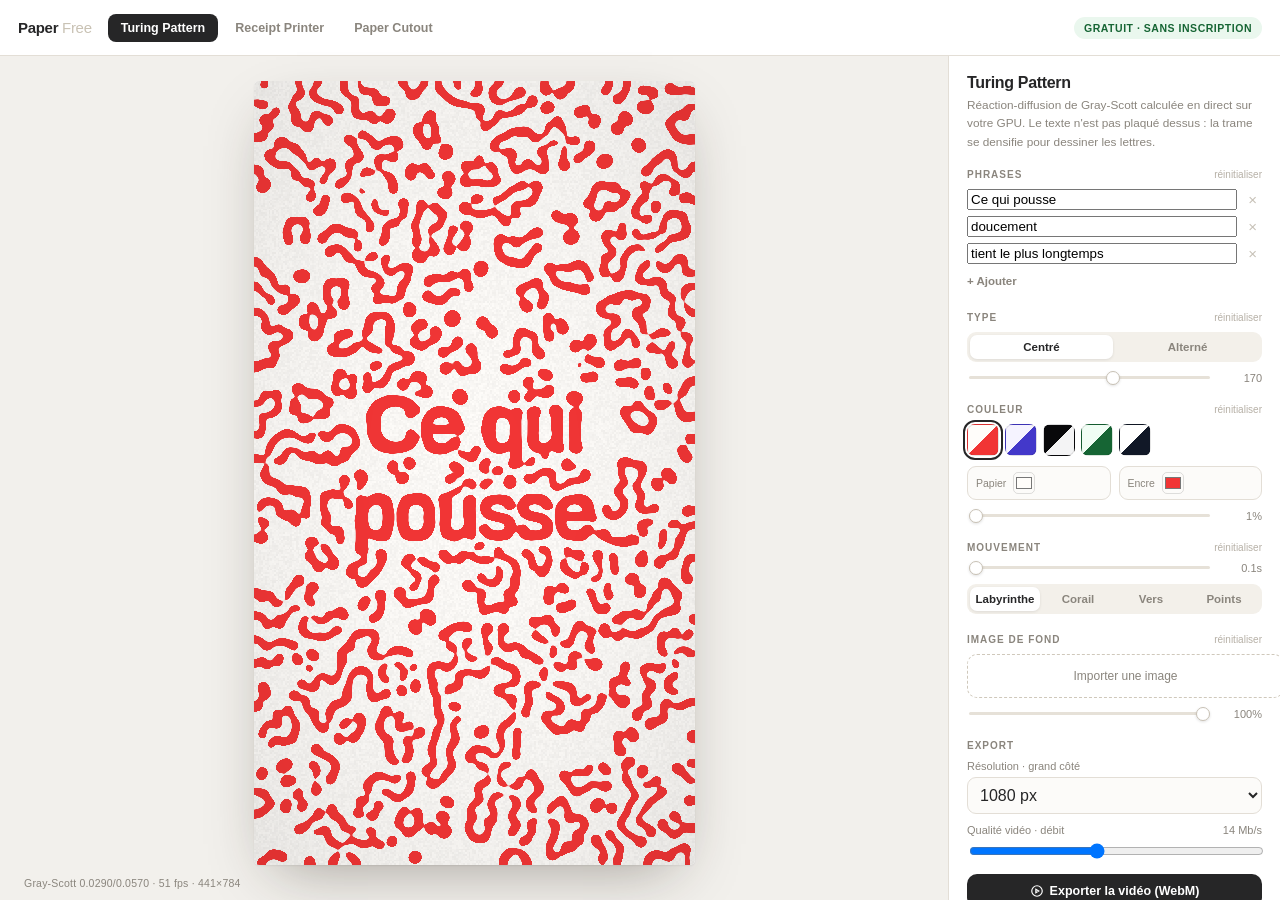
<file: apps/paper-free/index.html>
<!DOCTYPE html>
<html lang="fr">
<head>
<meta charset="UTF-8" />
<meta name="viewport" content="width=device-width, initial-scale=1.0" />
<title>Paper Free — 6 générateurs, sans inscription</title>
<style>
  :root{
    --bg:#f2f0ec; --panel:#fff; --line:#e3ded6; --txt:#262627; --muted:#8a857d; --r:12px;
  }
  *{box-sizing:border-box}
  html,body{margin:0;height:100%}
  body{
    background:var(--bg); color:var(--txt); overflow:hidden;
    font-family:"Inter",-apple-system,BlinkMacSystemFont,"Segoe UI",Roboto,Helvetica,Arial,sans-serif;
    -webkit-font-smoothing:antialiased;
  }
  .app{display:flex;flex-direction:column;height:100vh}

  /* ---------- header ---------- */
  header{
    display:flex;align-items:center;gap:16px;padding:0 18px;height:56px;
    background:var(--panel);border-bottom:1px solid var(--line);flex-shrink:0;
  }
  .brand{font-weight:700;letter-spacing:-.02em;font-size:15px;white-space:nowrap}
  .brand span{color:#c9c2b4;font-weight:400}
  .tabs{display:flex;gap:4px;overflow-x:auto;scrollbar-width:none}
  .tabs::-webkit-scrollbar{display:none}
  .tabs button{
    all:unset;cursor:pointer;padding:7px 13px;border-radius:8px;font-size:12.5px;
    font-weight:550;color:var(--muted);white-space:nowrap;transition:all .15s;
  }
  .tabs button:hover{background:#f5f2ec;color:var(--txt)}
  .tabs button.on{background:var(--txt);color:#fff}
  .spacer{flex:1}
  .pill{
    font-size:10.5px;font-weight:650;letter-spacing:.05em;text-transform:uppercase;
    background:#eaf7ee;color:#166534;padding:5px 10px;border-radius:999px;white-space:nowrap;
  }
  .rec{display:none;align-items:center;gap:6px;font-size:11px;font-weight:600;color:#d33;white-space:nowrap}
  .rec.on{display:flex}
  .dot{width:7px;height:7px;border-radius:50%;background:#d33;animation:bl 1s infinite}
  @keyframes bl{50%{opacity:.15}}

  /* ---------- body ---------- */
  .body{display:flex;flex:1;min-height:0}
  .stage{flex:1;display:flex;flex-direction:column;min-width:0;position:relative}
  .wrap{flex:1;display:flex;align-items:center;justify-content:center;padding:24px 24px 34px;min-height:0;position:relative}
  canvas.stagecv{
    background:#fff;border-radius:5px;display:block;max-width:100%;max-height:100%;
    box-shadow:0 1px 2px rgba(0,0,0,.06),0 22px 60px -22px rgba(40,30,20,.42);
  }
  .status{
    position:absolute;left:24px;bottom:11px;font-size:10.5px;color:var(--muted);
    letter-spacing:.02em;font-variant-numeric:tabular-nums;
  }

  /* ---------- panel ---------- */
  aside{
    width:332px;background:var(--panel);border-left:1px solid var(--line);
    overflow-y:auto;padding:18px 18px 34px;flex-shrink:0;
  }
  aside::-webkit-scrollbar{width:8px}
  aside::-webkit-scrollbar-thumb{background:#ddd8cf;border-radius:4px}
  h1{font-size:16px;font-weight:680;letter-spacing:-.02em;margin:0 0 4px}
  .sub{font-size:11.8px;color:var(--muted);margin:0 0 18px;line-height:1.55}
  .group{margin:0 0 20px}
  .glabel{
    font-size:10px;font-weight:680;letter-spacing:.1em;text-transform:uppercase;
    color:var(--muted);margin:0 0 9px;display:flex;justify-content:space-between;align-items:center;
  }
  .glabel button{all:unset;cursor:pointer;font-size:10px;font-weight:500;text-transform:none;letter-spacing:0;color:#b6b0a6}
  .glabel button:hover{color:var(--txt)}

  .stack{display:flex;flex-direction:column;gap:10px}
  .fld label{display:block;font-size:11px;color:var(--muted);margin-bottom:5px}
  .fld input[type=text],.fld textarea{
    width:100%;border:1px solid var(--line);border-radius:9px;padding:8px 10px;font-size:12.5px;
    font-family:inherit;color:var(--txt);background:#fcfbf9;outline:none;resize:vertical;
  }
  .fld input:focus,.fld textarea:focus{border-color:#c9c2b6;box-shadow:0 0 0 3px #f1ede5}
  .list{display:flex;flex-direction:column;gap:6px}
  .lrow.two input:first-child{flex:1 1 44%;min-width:0}
    .lrow.two input:nth-child(2){flex:1 1 34%;min-width:0}
    .lrow{display:flex;gap:6px;align-items:center}
  .lrow input{flex:1}
  .del{all:unset;cursor:pointer;color:#c6c0b6;font-size:15px;padding:2px 5px;border-radius:5px}
  .del:hover{background:#fbeeee;color:#d33}
  .add{all:unset;cursor:pointer;font-size:11.5px;font-weight:550;color:var(--muted);padding:5px 0}
  .add:hover{color:var(--txt)}

  .slider{display:flex;align-items:center;gap:10px}
  .slider input[type=range]{
    flex:1;-webkit-appearance:none;appearance:none;height:3px;border-radius:2px;background:#e6e1d8;outline:none;
  }
  .slider input[type=range]::-webkit-slider-thumb{
    -webkit-appearance:none;width:14px;height:14px;border-radius:50%;background:#fff;
    border:1.5px solid #c8c1b5;box-shadow:0 1px 3px rgba(0,0,0,.12);cursor:pointer;
  }
  .slider input[type=range]::-moz-range-thumb{width:14px;height:14px;border-radius:50%;background:#fff;border:1.5px solid #c8c1b5;cursor:pointer}
  .val{font-size:11px;font-variant-numeric:tabular-nums;color:var(--muted);min-width:40px;text-align:right}

  .seg{display:flex;background:#f3f0ea;border-radius:9px;padding:3px;gap:3px;flex-wrap:wrap}
  .seg button{all:unset;flex:1;text-align:center;font-size:11.5px;font-weight:550;color:var(--muted);padding:6px 5px;border-radius:7px;cursor:pointer;transition:all .15s;white-space:nowrap}
  .seg button.on{background:#fff;color:var(--txt);box-shadow:0 1px 3px rgba(0,0,0,.09)}
  .seg button:hover:not(.on){color:var(--txt)}

  .swatches{display:flex;gap:6px;flex-wrap:wrap}
  .sw{all:unset;cursor:pointer;width:30px;height:30px;border-radius:8px;border:1px solid rgba(0,0,0,.1);transition:transform .12s}
  .sw:hover{transform:translateY(-2px)}
  .sw.on{outline:2px solid var(--txt);outline-offset:2px}
  .cfield{display:flex;align-items:center;gap:7px;border:1px solid var(--line);border-radius:9px;padding:5px 8px;background:#fcfbf9;flex:1}
  .cfield span{font-size:10.5px;color:var(--muted)}
  .cfield input[type=color]{all:unset;width:20px;height:20px;border-radius:5px;cursor:pointer;border:1px solid rgba(0,0,0,.12);padding:0;background:none}
  .colorrow{display:flex;gap:8px}
  .toggle{display:flex;align-items:center;justify-content:space-between;font-size:12px;padding:2px 0;cursor:pointer}
  .toggle input{accent-color:#262627;width:15px;height:15px;cursor:pointer}

  .btns{display:flex;flex-direction:column;gap:7px}
  .btn{
    all:unset;display:flex;align-items:center;justify-content:center;gap:6px;padding:10px;
    border-radius:10px;font-size:12.5px;font-weight:600;cursor:pointer;transition:all .15s;text-align:center;
  }
  .btn svg{width:14px;height:14px;flex-shrink:0}
  .primary{background:var(--txt);color:#fff}
  .primary:hover{background:#111}
  .ghost{border:1px solid var(--line);color:var(--txt);background:#fff}
  .ghost:hover{border-color:#c8c1b5;background:#fcfbf9}
  .row2{display:flex;gap:7px}
  .row2 .btn{flex:1;padding:9px 6px}
  .note{font-size:10.8px;color:var(--muted);line-height:1.55;background:#faf8f4;border:1px solid var(--line);border-radius:10px;padding:10px 11px;margin-top:2px}
  .note b{color:#166534;font-weight:600}

  input[type=file]{display:none}
  .filebtn{
    all:unset;display:block;width:100%;text-align:center;cursor:pointer;border:1px dashed #cfc8bb;
    border-radius:10px;padding:14px 10px;font-size:12px;color:var(--muted);transition:all .15s;
  }
  .filebtn:hover{border-color:#a8a193;color:var(--txt);background:#fcfbf9}

  @media(max-width:900px){
    body{overflow:auto}
    .app{height:auto}
    header{flex-wrap:wrap;height:auto;padding:10px 14px;gap:10px}
    .body{flex-direction:column}
    .wrap{height:64vh}
    aside{width:100%;border-left:0;border-top:1px solid var(--line)}
  }
</style>
</head>
<body>
<div class="app">
  <header>
    <div class="brand">Paper <span>Free</span></div>
    <nav class="tabs" id="tabs"></nav>
    <div class="spacer"></div>
    <div class="pill">Gratuit · Sans inscription</div>
    <div class="rec" id="rec"><span class="dot"></span><span id="recTxt"></span></div>
  </header>

  <div class="body">
    <div class="stage">
      <div class="wrap" id="wrap"></div>
      <div class="status" id="status"></div>
    </div>
    <aside>
      <h1 id="gTitle"></h1>
      <p class="sub" id="gDesc"></p>
      <div id="controls"></div>
      <div class="group">
        <div class="glabel">Export</div>
        <div class="stack" style="margin-bottom:11px">
          <div class="fld"><label for="exportResolution">Résolution · grand côté</label>
            <select id="exportResolution" style="width:100%;border:1px solid var(--line);border-radius:9px;padding:8px;background:#fcfbf9;color:var(--txt);font:inherit">
              <option value="current">Comme l’aperçu</option><option value="720">720 px</option><option value="1080" selected>1080 px</option><option value="1440">1440 px</option><option value="2160">2160 px</option>
            </select>
          </div>
          <div class="fld"><label for="exportQuality">Qualité vidéo · débit <span id="qualityValue" style="float:right">14 Mb/s</span></label>
            <input type="range" id="exportQuality" min="2" max="30" step="1" value="14" style="width:100%">
          </div>
        </div>
        <div class="btns">
          <button class="btn primary" id="expWebm">
            <svg viewBox="0 0 24 24" fill="none" stroke="currentColor" stroke-width="2"><circle cx="12" cy="12" r="9"/><path d="M10 9l5 3-5 3z"/></svg>
            Exporter la vidéo (WebM)
          </button>
          <div class="row2">
            <button class="btn ghost" id="expPng">
              <svg viewBox="0 0 24 24" fill="none" stroke="currentColor" stroke-width="2"><rect x="3" y="3" width="18" height="18" rx="2"/><circle cx="8.5" cy="8.5" r="1.5"/><path d="M21 15l-5-5L5 21"/></svg>
              PNG
            </button>
            <button class="btn ghost" id="btnPause">
              <svg viewBox="0 0 24 24" fill="none" stroke="currentColor" stroke-width="2" id="pauseIcon"><path d="M9 5v14M15 5v14"/></svg>
              <span id="pauseTxt">Pause</span>
            </button>
          </div>
        </div>
        <div class="note" id="noteEl"></div>
      </div>
    </aside>
  </div>
</div>

<script type="text/javascript">
"use strict";
/* ══════════════════════════════════════════════════════════════
   Paper Free — 6 générateurs d'animation typographique
   Modèles publics : Turing (1952), Gray-Scott (1984)
   ══════════════════════════════════════════════════════════════ */

const $ = s => document.querySelector(s);
const $$ = s => [...document.querySelectorAll(s)];

/* ── utilitaires ── */
function mulberry32(a){
  return function(){
    a |= 0; a = a + 0x6D2B79F5 | 0;
    let t = Math.imul(a ^ a >>> 15, 1 | a);
    t = t + Math.imul(t ^ t >>> 7, 61 | t) ^ t;
    return ((t ^ t >>> 14) >>> 0) / 4294967296;
  };
}
const hex2rgb = h => {
  const n = parseInt(h.slice(1), 16);
  return [(n >> 16 & 255) / 255, (n >> 8 & 255) / 255, (n & 255) / 255];
};
const clamp = (v, a, b) => Math.max(a, Math.min(b, v));
const lerp = (a, b, t) => a + (b - a) * t;
const easeInOut = t => t < .5 ? 2*t*t : 1 - Math.pow(-2*t+2, 2)/2;
const easeOut = t => 1 - Math.pow(1 - t, 3);

/* grain papier procédural (mémoire) */
const grainCache = new Map();
function grain(w, h, seed, alpha){
  const key = w + 'x' + h + ':' + seed + ':' + alpha;
  if (grainCache.has(key)) return grainCache.get(key);
  const c = document.createElement('canvas');
  c.width = w; c.height = h;
  const x = c.getContext('2d');
  const img = x.createImageData(w, h);
  const r = mulberry32(seed);
  for (let i = 0; i < w * h; i++) {
    const v = 128 + (r() - .5) * 255;
    img.data[i*4] = img.data[i*4+1] = img.data[i*4+2] = v;
    img.data[i*4+3] = 255;
  }
  x.putImageData(img, 0, 0);
  const out = { canvas: c, ctx: x };
  grainCache.set(key, out);
  return out;
}
function paperBg(ctx, w, h, color, seed = 7, strength = .06){
  ctx.fillStyle = color;
  ctx.fillRect(0, 0, w, h);
  const g = grain(256, 256, seed);
  ctx.save();
  ctx.globalAlpha = strength;
  ctx.globalCompositeOperation = 'overlay';
  const p = ctx.createPattern(g.canvas, 'repeat');
  ctx.fillStyle = p;
  ctx.fillRect(0, 0, w, h);
  ctx.restore();
}
function vignette(ctx, w, h, amt = .18){
  const g = ctx.createRadialGradient(w/2, h/2, Math.min(w,h)*.35, w/2, h/2, Math.max(w,h)*.75);
  g.addColorStop(0, 'rgba(0,0,0,0)');
  g.addColorStop(1, `rgba(0,0,0,${amt})`);
  ctx.fillStyle = g;
  ctx.fillRect(0, 0, w, h);
}

/* ════════════════ fabrique de contrôles ════════════════ */
function buildControls(schema, S, onChange){
  const root = $('#controls');
  root.innerHTML = '';
  schema.forEach(group => {
    const g = document.createElement('div');
    g.className = 'group';
    const lab = document.createElement('div');
    lab.className = 'glabel';
    lab.innerHTML = `<span>${group.label}</span>`;
    if (group.reset) {
      const b = document.createElement('button');
      b.textContent = 'réinitialiser';
      b.onclick = () => { group.reset(S); onChange(true); buildControls(schema, S, onChange); };
      lab.appendChild(b);
    }
    g.appendChild(lab);
    const box = document.createElement('div');
    box.className = 'stack';
    group.items.forEach(it => box.appendChild(makeControl(it, S, onChange)));
    g.appendChild(box);
    root.appendChild(g);
  });
}

function makeControl(it, S, onChange){
  const wrap = document.createElement('div');
  if (it.type === 'list') {
    wrap.className = 'list';
    const draw = () => {
      wrap.innerHTML = '';
      S[it.id].forEach((v, i) => {
        const row = document.createElement('div');
        row.className = 'lrow';
        const inp = document.createElement('input');
        inp.type = 'text'; inp.value = v; inp.maxLength = it.max || 60;
        inp.placeholder = it.placeholder || '';
        inp.oninput = () => { S[it.id][i] = inp.value; onChange(); };
        row.appendChild(inp);
        if (S[it.id].length > 1) {
          const d = document.createElement('button');
          d.className = 'del'; d.textContent = '×';
          d.onclick = () => { S[it.id].splice(i,1); onChange(true); draw(); };
          row.appendChild(d);
        }
        wrap.appendChild(row);
      });
    };
    draw();
    const add = document.createElement('button');
    add.className = 'add';
    add.textContent = '+ Ajouter';
    add.onclick = () => { S[it.id].push(''); onChange(true); draw(); };
    wrap.appendChild(add);
    return wrap;
  }
  if (it.type === 'pairs') {
    wrap.className = 'list';
    const draw = () => {
      wrap.innerHTML = '';
      const arr = S[it.id];
      arr.forEach((row, i) => {
        const line = document.createElement('div');
        line.className = 'lrow';
        const a = document.createElement('input');
        a.type = 'text'; a.value = row.label || ''; a.placeholder = it.a || 'Libellé';
        a.maxLength = it.max || 24;
        a.oninput = () => { row.label = a.value; onChange(); };
        const b = document.createElement('input');
        b.type = 'text'; b.value = row.value || ''; b.placeholder = it.b || 'Valeur';
        b.maxLength = it.max || 24;
        b.oninput = () => { row.value = b.value; onChange(); };
        line.appendChild(a); line.appendChild(b);
        if (arr.length > 1) {
          const d = document.createElement('button');
          d.className = 'del'; d.textContent = '×';
          d.onclick = () => { arr.splice(i, 1); onChange(true); draw(); };
          line.appendChild(d);
        }
        wrap.appendChild(line);
      });
    };
    draw();
    const add = document.createElement('button');
    add.className = 'add';
    add.textContent = '+ Ajouter une ligne';
    add.onclick = () => { arr.push({ label: '', value: '' }); onChange(true); draw(); };
    wrap.appendChild(add);
    return wrap;
  }
  if (it.type === 'textarea') {
    wrap.className = 'fld';
    wrap.innerHTML = `<label>${it.label}</label>`;
    const t = document.createElement('textarea');
    t.rows = it.rows || 3;
    t.value = S[it.id];
    t.oninput = () => { S[it.id] = t.value; onChange(); };
    wrap.appendChild(t);
    return wrap;
  }
  if (it.type === 'text') {
    wrap.className = 'fld';
    wrap.innerHTML = `<label>${it.label}</label>`;
    const t = document.createElement('input');
    t.type = 'text'; t.value = S[it.id]; t.maxLength = it.max || 120;
    t.oninput = () => { S[it.id] = t.value; onChange(); };
    wrap.appendChild(t);
    return wrap;
  }
  if (it.type === 'range') {
    wrap.className = 'slider';
    const r = document.createElement('input');
    r.type = 'range'; r.min = it.min; r.max = it.max; r.step = it.step || 1;
    r.value = S[it.id];
    const v = document.createElement('span');
    v.className = 'val';
    const fmt = it.format || (x => Math.round(x));
    v.textContent = fmt(S[it.id]);
    r.oninput = () => { S[it.id] = +r.value; v.textContent = fmt(+r.value); onChange(); };
    wrap.appendChild(r); wrap.appendChild(v);
    return wrap;
  }
  if (it.type === 'select') {
    wrap.className = 'seg';
    it.options.forEach(o => {
      const b = document.createElement('button');
      b.textContent = o.label;
      b.classList.toggle('on', o.value === S[it.id]);
      b.onclick = () => {
        wrap.querySelectorAll('button').forEach(x => x.classList.remove('on'));
        b.classList.add('on');
        S[it.id] = o.value; onChange(true);
      };
      wrap.appendChild(b);
    });
    return wrap;
  }
  if (it.type === 'colors') {
    wrap.className = 'swatches';
    it.presets.forEach((p, i) => {
      const b = document.createElement('button');
      b.className = 'sw';
      b.style.background = `linear-gradient(135deg, ${p.bg} 50%, ${p.ink} 50%)`;
      b.title = p.label;
      const on = p.bg.toLowerCase() === S[it.bgId].toLowerCase() &&
                 p.ink.toLowerCase() === S[it.inkId].toLowerCase();
      b.classList.toggle('on', on);
      b.onclick = () => { S[it.bgId] = p.bg; S[it.inkId] = p.ink; onChange(true); };
      wrap.appendChild(b);
    });
    return wrap;
  }
  if (it.type === 'colorpair') {
    wrap.className = 'colorrow';
    [['bgId', it.bgLabel], ['inkId', it.inkLabel]].forEach(([k, lab]) => {
      const l = document.createElement('label');
      l.className = 'cfield';
      l.innerHTML = `<span>${lab}</span>`;
      const c = document.createElement('input');
      c.type = 'color'; c.value = S[it[k]];
      c.oninput = () => { S[it[k]] = c.value; onChange(); };
      l.appendChild(c); wrap.appendChild(l);
    });
    return wrap;
  }
  if (it.type === 'toggle') {
    const l = document.createElement('label');
    l.className = 'toggle';
    l.innerHTML = `<span>${it.label}</span>`;
    const c = document.createElement('input');
    c.type = 'checkbox'; c.checked = S[it.id];
    c.onchange = () => { S[it.id] = c.checked; onChange(true); };
    l.appendChild(c);
    wrap.appendChild(l);
    return wrap;
  }
  if (it.type === 'file') {
    const l = document.createElement('label');
    l.className = 'filebtn';
    l.textContent = it.label;
    const f = document.createElement('input');
    f.type = 'file'; f.accept = 'image/*';
    f.onchange = () => {
      const file = f.files && f.files[0];
      if (!file) return;
      const img = new Image();
      img.onload = () => { S[it.id] = img; onChange(true); };
      img.src = URL.createObjectURL(file);
    };
    l.appendChild(f);
    wrap.appendChild(l);
    return wrap;
  }
  return wrap;
}

/* ════════════════ coque ════════════════ */
const shell = {
  current: null,
  instance: null,
  canvas: null,
  exportCanvas: null,
  exportCtx: null,
  paused: false,
  raf: 0,
  last: 0,
  fps: 60
};

function mountGenerator(id){
  if (shell.instance && shell.instance.destroy) shell.instance.destroy();
  cancelAnimationFrame(shell.raf);

  const gen = GENERATORS[id];
  shell.current = gen;
  $('#gTitle').textContent = gen.title;
  $('#gDesc').textContent = gen.desc;
  $('#noteEl').innerHTML = gen.note;
  $$('#tabs button').forEach(b => b.classList.toggle('on', b.dataset.id === id));

  const wrap = $('#wrap');
  wrap.innerHTML = '';
  const canvas = document.createElement('canvas');
  canvas.className = 'stagecv';
  wrap.appendChild(canvas);
  shell.canvas = canvas;

  const state = gen.defaults ? gen.defaults() : {};
  shell.instance = gen.create(canvas, state);
  shell.t0 = performance.now();
  shell.paused = false;
  $('#pauseTxt').textContent = 'Pause';
  $('#pauseIcon').innerHTML = '<path d="M9 5v14M15 5v14"/>';

  buildControls(gen.controls(state), state, rebuild => {
    if (rebuild) { shell.instance.rebuild && shell.instance.rebuild(state); }
    else { shell.instance.update && shell.instance.update(state); }
  });

  const ro = new ResizeObserver(() => sizeCanvas(canvas, gen));
  ro.observe(wrap);
  sizeCanvas(canvas, gen);

  shell.last = performance.now();
  const loop = now => {
    const dt = Math.min(.1, (now - shell.last) / 1000);
    shell.last = now;
    shell.fps = shell.fps * .95 + (1 / Math.max(.001, dt)) * .05;
    if (!shell.paused) shell.instance.frame(Math.max(0, (now - shell.t0) / 1000), dt);
    if (shell.exportCanvas && shell.exportCtx) {
      shell.exportCtx.clearRect(0,0,shell.exportCanvas.width,shell.exportCanvas.height);
      shell.exportCtx.drawImage(canvas,0,0,shell.exportCanvas.width,shell.exportCanvas.height);
    }
    /* capture déterministe : une image export par frame rendue */
    if (shell.recTrack && shell.recTrack.requestFrame) shell.recTrack.requestFrame();
    $('#status').textContent = `${shell.instance && shell.instance.status ? shell.instance.status() + ' · ' : ''}${Math.round(shell.fps)} fps · ${canvas.width}×${canvas.height}`;
    shell.raf = requestAnimationFrame(loop);
  };
  shell.raf = requestAnimationFrame(loop);
}

function sizeCanvas(canvas, gen){
  const wrap = $('#wrap');
  const availW = wrap.clientWidth - 48;
  const availH = wrap.clientHeight - 60;
  const aspect = gen.aspect || 9/16;
  let w = availW, h = w / aspect;
  if (h > availH) { h = availH; w = h * aspect; }
  canvas.style.width = Math.round(w) + 'px';
  canvas.style.height = Math.round(h) + 'px';
  const dpr = Math.min(window.devicePixelRatio || 1, 2);
  const bw = Math.round(w * dpr), bh = Math.round(h * dpr);
  if (canvas.width !== bw || canvas.height !== bh) {
    canvas.width = bw; canvas.height = bh;
    if (shell.instance && shell.instance.resize) shell.instance.resize(bw, bh);
  }
}

/* ════════════════ exports ════════════════ */
let recorder = null;
function exportDimensions(source){
  const preset=$('#exportResolution').value;
  if(preset==='current')return {width:source.width,height:source.height};
  const longSide=+preset,aspect=source.width/Math.max(1,source.height);
  return aspect>=1?{width:longSide,height:Math.max(1,Math.round(longSide/aspect))}
    :{width:Math.max(1,Math.round(longSide*aspect)),height:longSide};
}
function makeExportCanvas(source){
  const dim=exportDimensions(source),out=document.createElement('canvas');
  out.width=dim.width;out.height=dim.height;
  const c=out.getContext('2d');c.imageSmoothingEnabled=true;c.imageSmoothingQuality='high';
  c.drawImage(source,0,0,out.width,out.height);
  return out;
}
function saveBlob(blob,name){
  if(!blob){alert('Export impossible');return}
  const url=URL.createObjectURL(blob),a=document.createElement('a');
  a.href=url;a.download=name;a.click();setTimeout(()=>URL.revokeObjectURL(url),5000);
}
$('#exportQuality').addEventListener('input',e=>$('#qualityValue').textContent=e.target.value+' Mb/s');
$('#expPng').onclick = () => {
  if(!shell.canvas||!shell.current)return;
  const out=makeExportCanvas(shell.canvas),name=`paper-free-${shell.current.id}-${out.width}x${out.height}.png`;
  out.toBlob(blob=>saveBlob(blob,name),'image/png');
};
$('#expWebm').onclick = () => {
  if (recorder) return;
  if(!shell.canvas||!shell.current||!window.MediaRecorder||!shell.canvas.captureStream){alert('Enregistrement vidéo non supporté.');return}
  const genId=shell.current.id,dur=shell.current.exportSeconds||6;
  const dim=exportDimensions(shell.canvas);
  shell.exportCanvas=document.createElement('canvas');
  shell.exportCanvas.width=dim.width;shell.exportCanvas.height=dim.height;
  shell.exportCtx=shell.exportCanvas.getContext('2d');
  shell.exportCtx.imageSmoothingEnabled=true;shell.exportCtx.imageSmoothingQuality='high';
  shell.exportCtx.drawImage(shell.canvas,0,0,dim.width,dim.height);
  const stream=shell.exportCanvas.captureStream(30);
  const mime=['video/webm;codecs=vp9','video/webm;codecs=vp8','video/webm']
    .find(m=>typeof MediaRecorder.isTypeSupported!=='function'||MediaRecorder.isTypeSupported(m));
  const chunks=[];shell.recTrack=stream.getVideoTracks()[0]||null;
  try{recorder=new MediaRecorder(stream,mime?{mimeType:mime,videoBitsPerSecond:+$('#exportQuality').value*1_000_000}:{})}
  catch(e){stream.getTracks().forEach(t=>t.stop());shell.recTrack=null;shell.exportCanvas=null;shell.exportCtx=null;alert('Création de la vidéo impossible.');return}
  recorder.ondataavailable=e=>{if(e.data&&e.data.size)chunks.push(e.data)};
  recorder.onstop=()=>{
    saveBlob(new Blob(chunks,{type:recorder.mimeType||'video/webm'}),`paper-free-${genId}-${dim.width}x${dim.height}.webm`);
    $('#rec').classList.remove('on');shell.recTrack=null;shell.exportCanvas=null;shell.exportCtx=null;recorder=null;
  };
  $('#rec').classList.add('on');$('#recTxt').textContent=`Enregistrement ${dur.toFixed(1)} s · ${dim.width}×${dim.height}`;
  recorder.start();
  setTimeout(()=>{if(recorder)recorder.stop()},dur*1000);
};
$('#btnPause').onclick = () => {
  shell.paused = !shell.paused;
  $('#pauseTxt').textContent = shell.paused ? 'Reprendre' : 'Pause';
  $('#pauseIcon').innerHTML = shell.paused
    ? '<path d="M8 5l11 7-11 7z"/>' : '<path d="M9 5v14M15 5v14"/>';
};

const GENERATORS = {};

/* ════════════════ 1. TURING PATTERN ════════════════ */
const STYLES = {
  maze:  { f:0.0290, k:0.0570, bias:0.0055, th:0.196 },
  coral: { f:0.0545, k:0.0620, bias:0.0050, th:0.273 },
  worms: { f:0.0258, k:0.0550, bias:0.0058, th:0.186 },
  spots: { f:0.0300, k:0.0600, bias:0.0030, th:0.112 }
};
const TURING_PRESETS = [
  { label:'Coral',    bg:'#fffdfa', ink:'#f13535' },
  { label:'Indigo',   bg:'#f5f3ff', ink:'#4338ca' },
  { label:'Minuit',   bg:'#09090b', ink:'#f4f4f5' },
  { label:'Forêt',    bg:'#f0fdf4', ink:'#166534' },
  { label:'Encre',    bg:'#ffffff', ink:'#111827' }
];

const VS_T = `#version 300 es
in vec2 aPos; out vec2 vUv;
void main(){ vUv = aPos*0.5+0.5; gl_Position = vec4(aPos,0.0,1.0); }`;

const FS_STEP_T = `#version 300 es
precision highp float;
uniform sampler2D uPrev, uTextA, uTextB;
uniform float uMix, uF, uK, uDA, uDB, uDT, uBias;
uniform vec2 uTexel;
in vec2 vUv; out vec4 o;
void main(){
  vec2 c = texture(uPrev, vUv).rg;
  vec2 n  = texture(uPrev, vUv + vec2(0.0,  uTexel.y)).rg;
  vec2 s  = texture(uPrev, vUv + vec2(0.0, -uTexel.y)).rg;
  vec2 e  = texture(uPrev, vUv + vec2( uTexel.x, 0.0)).rg;
  vec2 w  = texture(uPrev, vUv + vec2(-uTexel.x, 0.0)).rg;
  vec2 ne = texture(uPrev, vUv + uTexel).rg;
  vec2 nw = texture(uPrev, vUv + vec2(-uTexel.x,  uTexel.y)).rg;
  vec2 se = texture(uPrev, vUv + vec2( uTexel.x, -uTexel.y)).rg;
  vec2 sw = texture(uPrev, vUv - uTexel).rg;
  vec2 lap = (n+s+e+w)*0.20 + (ne+nw+se+sw)*0.05 - c;

  float ta = texture(uTextA, vUv).r;
  float tb = texture(uTextB, vUv).r;
  float t  = mix(ta, tb, uMix);

  float A = c.r, B = c.g;
  /* le texte n'est pas un aplat : on nourrit B à l'intérieur des lettres,
     la trame y devient plus dense et dessine les glyphes avec sa matière */
  float f = uF * mix(1.0, 0.88, t);
  float k = uK * mix(1.0, 0.74, t);
  float abb = A*B*B;
  float dA = uDA*lap.r - abb + f*(1.0-A);
  float dB = uDB*lap.g + abb - (k+f)*B + uBias * t * (0.15 + 0.85*A);

  o = vec4(clamp(A+dA*uDT,0.0,1.0), clamp(B+dB*uDT,0.0,1.0), 0.0, 1.0);
}`;

const FS_DRAW_T = `#version 300 es
precision highp float;
uniform sampler2D uPrev, uTextA, uTextB, uImage;
uniform float uMix, uThreshold, uOpacity, uTime, uFlood, uImgMix;
uniform vec3 uPaper, uInk;
uniform vec2 uRes;
in vec2 vUv; out vec4 o;
float hash(vec2 p){ p = fract(p*vec2(123.34,456.21)); p += dot(p,p+45.32); return fract(p.x*p.y); }
void main(){
  float ta = texture(uTextA, vUv).r;
  float tb = texture(uTextB, vUv).r;
  float t  = mix(ta, tb, uMix);
  float B  = texture(uPrev, vUv).g;

  /* le texte n'est PAS un aplat : on abaisse le seuil, la trame
     s'y densifie et dessine les glyphes avec sa propre matière */
  float th = uThreshold * mix(1.0, 0.86, t);
  float ink = smoothstep(th - 0.008, th + 0.008, B);
  ink = mix(ink, 0.92, uFlood);
  ink *= uOpacity;

  float g = hash(floor(vUv*uRes*0.55) + uTime*7.0);
  vec3 paper = uPaper * (1.0 - g*0.045);
  /* image de fond optionnelle, mélangée au papier */
  vec3 img = texture(uImage, vUv).rgb;
  paper = mix(paper, img * (1.0 - g*0.045), uImgMix);
  vec2 d = vUv - 0.5;
  float vig = 1.0 - dot(d,d)*0.16;
  o = vec4(mix(paper, uInk, ink)*vig, 1.0);
}`;

function makeGL(canvas){
  const gl = canvas.getContext('webgl2', {
    antialias:false, alpha:false, depth:false, stencil:false,
    preserveDrawingBuffer:true, powerPreference:'high-performance'
  });
  if (!gl) throw new Error('WebGL2 requis');
  const hasFloat = !!gl.getExtension('EXT_color_buffer_float');
  const hasHalf  = !!gl.getExtension('EXT_color_buffer_half_float');
  return { gl, canFloat: hasFloat || hasHalf };
}

function compile(gl, type, src){
  const s = gl.createShader(type);
  gl.shaderSource(s, src); gl.compileShader(s);
  if (!gl.getShaderParameter(s, gl.COMPILE_STATUS)) throw new Error(gl.getShaderInfoLog(s));
  return s;
}
function program(gl, fs){
  const p = gl.createProgram();
  gl.attachShader(p, compile(gl, gl.VERTEX_SHADER, VS_T));
  gl.attachShader(p, compile(gl, gl.FRAGMENT_SHADER, fs));
  gl.bindAttribLocation(p, 0, 'aPos');
  gl.linkProgram(p);
  if (!gl.getProgramParameter(p, gl.LINK_STATUS)) throw new Error(gl.getProgramInfoLog(p));
  return p;
}

GENERATORS.turing = {
  id: 'turing',
  title: 'Turing Pattern',
  desc: "Réaction-diffusion de Gray-Scott calculée en direct sur votre GPU. Le texte n'est pas plaqué dessus : la trame se densifie pour dessiner les lettres.",
  note: '<b>Tout est local.</b> Simulation WebGL2, aucune inscription, aucun quota, aucun envoi de texte. Export vidéo encodé par votre navigateur.',
  aspect: 9/16,
  exportSeconds: 8,
  defaults(){
    return {
      phrases: ['Ce qui pousse', 'doucement', 'tient le plus longtemps'],
      placement: 'centered-stack',
      wordSize: 170,
      opacity: 1,
      hold: 1.2,
      style: 'maze',
      paper: '#fffdfa',
      ink: '#f13535',
      seed: 152,
      image: null,
      imageOpacity: 100
    };
  },
  controls(S){
    return [
      { label:'Phrases', items:[
        { type:'list', id:'phrases', placeholder:'Votre phrase' }
      ], reset: s => { s.phrases = ['Ce qui pousse','doucement','tient le plus longtemps']; } },
      { label:'Type', items:[
        { type:'select', id:'placement', options:[
          { value:'centered-stack', label:'Centré' },
          { value:'left-then-right', label:'Alterné' } ] },
        { type:'range', id:'wordSize', min:48, max:250, step:1, label:'Taille' }
      ], reset: s => { s.placement='centered-stack'; s.wordSize=170; } },
      { label:'Couleur', items:[
        { type:'colors', presets:TURING_PRESETS, bgId:'paper', inkId:'ink' },
        { type:'colorpair', bgId:'paper', inkId:'ink', bgLabel:'Papier', inkLabel:'Encre' },
        { type:'range', id:'opacity', min:0, max:100, step:5, format:v=>v+'%' }
      ], reset: s => { s.paper='#fffdfa'; s.ink='#f13535'; s.opacity=1; } },
      { label:'Mouvement', items:[
        { type:'range', id:'hold', min:5, max:20, step:1, format:v=>(v/10).toFixed(1)+'s' },
        { type:'select', id:'style', options:[
          { value:'maze', label:'Labyrinthe' }, { value:'coral', label:'Corail' },
          { value:'worms', label:'Vers' }, { value:'spots', label:'Points' } ] }
      ], reset: s => { s.hold=1.2; s.style='maze'; } },
      IMG_CONTROL
    ];
  },
  create(canvas, S){
    const { gl, canFloat } = makeGL(canvas);
    const progStep = program(gl, FS_STEP_T);
    const progDraw = program(gl, FS_DRAW_T);
    const quad = gl.createBuffer();
    gl.bindBuffer(gl.ARRAY_BUFFER, quad);
    gl.bufferData(gl.ARRAY_BUFFER, new Float32Array([-1,-1, 1,-1, -1,1, 1,1]), gl.STATIC_DRAW);
    gl.enableVertexAttribArray(0);
    gl.vertexAttribPointer(0, 2, gl.FLOAT, false, 0, 0);
    const U = (p,n) => gl.getUniformLocation(p,n);

    let SIMW = 0, SIMH = 0, ping = [], textTex = [], cur = 0, imgTex = null;
    let maskCanvas, maskCtx, maskImages = [], seq = { phase:'grow', idx:0, nextIdx:0, mix:0, tPhase:0, t:0, flood:0 };
    let stepAcc = 0;

    function target(w,h){
      const t = gl.createTexture();
      gl.bindTexture(gl.TEXTURE_2D, t);
      if (canFloat) gl.texImage2D(gl.TEXTURE_2D,0,gl.RGBA16F,w,h,0,gl.RGBA,gl.HALF_FLOAT,null);
      else gl.texImage2D(gl.TEXTURE_2D,0,gl.RGBA8,w,h,0,gl.RGBA,gl.UNSIGNED_BYTE,null);
      gl.texParameteri(gl.TEXTURE_2D,gl.TEXTURE_MIN_FILTER,gl.NEAREST);
      gl.texParameteri(gl.TEXTURE_2D,gl.TEXTURE_MAG_FILTER,gl.NEAREST);
      gl.texParameteri(gl.TEXTURE_2D,gl.TEXTURE_WRAP_S,gl.CLAMP_TO_EDGE);
      gl.texParameteri(gl.TEXTURE_2D,gl.TEXTURE_WRAP_T,gl.CLAMP_TO_EDGE);
      const f = gl.createFramebuffer();
      gl.bindFramebuffer(gl.FRAMEBUFFER, f);
      gl.framebufferTexture2D(gl.FRAMEBUFFER,gl.COLOR_ATTACHMENT0,gl.TEXTURE_2D,t,0);
      gl.bindFramebuffer(gl.FRAMEBUFFER, null);
      return { tex:t, fbo:f };
    }
    function texTarget(w,h){
      const t = gl.createTexture();
      gl.bindTexture(gl.TEXTURE_2D, t);
      gl.texImage2D(gl.TEXTURE_2D,0,gl.RGBA8,w,h,0,gl.RGBA,gl.UNSIGNED_BYTE,null);
      gl.texParameteri(gl.TEXTURE_2D,gl.TEXTURE_MIN_FILTER,gl.LINEAR);
      gl.texParameteri(gl.TEXTURE_2D,gl.TEXTURE_MAG_FILTER,gl.LINEAR);
      gl.texParameteri(gl.TEXTURE_2D,gl.TEXTURE_WRAP_S,gl.CLAMP_TO_EDGE);
      gl.texParameteri(gl.TEXTURE_2D,gl.TEXTURE_WRAP_T,gl.CLAMP_TO_EDGE);
      return { tex:t };
    }

    function buildMasks(){
      if (!SIMW) return;
      const FONT = 'Inter, "Liberation Sans", Arial, "Helvetica Neue", Helvetica, sans-serif';
      const maxW = SIMW * .86;
      maskImages = S.phrases.filter(p => p && p.trim()).map(txt => {
        const c = document.createElement('canvas');
        c.width = SIMW; c.height = SIMH;
        const x = c.getContext('2d');
        const explicit = txt.split(/\r\n|\r|\n/).map(v=>v.trim()).filter(Boolean);
        const words = txt.trim().split(/\s+/).filter(Boolean);
        const splitInto = n => {
          if (n <= 1) return [words.join(' ')];
          const total = words.reduce((a,w)=>a+w.length,0);
          const groups = []; let cur2 = [], acc = 0, g = 0;
          for (const w of words) {
            if (g < n-1 && acc > total*(g+1)/n - 1 && cur2.length) {
              groups.push(cur2.join(' ')); cur2 = []; acc = 0; g++;
            }
            cur2.push(w); acc += w.length;
          }
          groups.push(cur2.join(' '));
          return groups;
        };
        let lines = explicit.length > 1 ? explicit : null;
        let size = (S.wordSize/170) * SIMW * .17;
        if (!lines) {
          for (const n of [1,2,3]) {
            const cand = splitInto(n);
            x.font = `400 ${size}px ${FONT}`;
            const widest = Math.max(...cand.map(l=>x.measureText(l).width), 1);
            if (widest <= maxW) { lines = cand; break; }
          }
          if (!lines) lines = splitInto(2);
        }
        x.font = `400 ${size}px ${FONT}`;
        const widest2 = Math.max(...lines.map(l=>x.measureText(l).width), 1);
        if (widest2 > maxW) size *= maxW / widest2;

        const lh = size * 1.16, totalH = lh * lines.length;
        x.font = `400 ${size}px ${FONT}`;
        x.fillStyle = '#fff';
        x.textBaseline = 'middle';
        lines.forEach((line,i) => {
          const y = SIMH/2 - totalH/2 + lh*(i+.5);
          if (S.placement === 'centered-stack') { x.textAlign='center'; x.fillText(line, SIMW/2, y); }
          else {
            const m = SIMW * .085;
            if (i%2===0) { x.textAlign='left'; x.fillText(line, m, y); }
            else { x.textAlign='right'; x.fillText(line, SIMW-m, y); }
          }
        });
        return c;
      });
      maskImages.slice(0,2).forEach((c,i) => uploadMask(i, c));
    }

    function uploadImage(){
      if (!imgTex) {
        imgTex = gl.createTexture();
        gl.bindTexture(gl.TEXTURE_2D, imgTex);
        gl.texImage2D(gl.TEXTURE_2D,0,gl.RGBA8,1,1,0,gl.RGBA,gl.UNSIGNED_BYTE,new Uint8Array([255,255,255,255]));
        gl.texParameteri(gl.TEXTURE_2D,gl.TEXTURE_MIN_FILTER,gl.LINEAR);
        gl.texParameteri(gl.TEXTURE_2D,gl.TEXTURE_MAG_FILTER,gl.LINEAR);
        gl.texParameteri(gl.TEXTURE_2D,gl.TEXTURE_WRAP_S,gl.CLAMP_TO_EDGE);
        gl.texParameteri(gl.TEXTURE_2D,gl.TEXTURE_WRAP_T,gl.CLAMP_TO_EDGE);
      }
      const im = S.image;
      gl.bindTexture(gl.TEXTURE_2D, imgTex);
      if (im && im.width) {
        gl.pixelStorei(gl.UNPACK_FLIP_Y_WEBGL, true);
        gl.texImage2D(gl.TEXTURE_2D, 0, gl.RGBA8, gl.RGBA, gl.UNSIGNED_BYTE, im);
        gl.pixelStorei(gl.UNPACK_FLIP_Y_WEBGL, false);
      } else {
        gl.texImage2D(gl.TEXTURE_2D,0,gl.RGBA8,1,1,0,gl.RGBA,gl.UNSIGNED_BYTE,new Uint8Array([255,255,255,255]));
      }
    }

    function uploadMask(slot, img){
      if (!img || !img.width || !textTex[slot]) return;
      gl.pixelStorei(gl.UNPACK_FLIP_Y_WEBGL, true);
      gl.bindTexture(gl.TEXTURE_2D, textTex[slot].tex);
      gl.texImage2D(gl.TEXTURE_2D, 0, gl.RGBA8, gl.RGBA, gl.UNSIGNED_BYTE, img);
      gl.pixelStorei(gl.UNPACK_FLIP_Y_WEBGL, false);
    }

    function seedField(){
      if (!SIMW) return;
      const rand = mulberry32(S.seed);
      const A = new Float32Array(SIMW*SIMH).fill(1);
      const B = new Float32Array(SIMW*SIMH);
      const n = Math.floor(SIMW*SIMH*.0035);
      for (let i=0;i<n;i++){
        const px = Math.floor(rand()*SIMW), py = Math.floor(rand()*SIMH);
        const r = rand() < .25 ? 2 : 1;
        for (let dy=-r;dy<=r;dy++) for (let dx=-r;dx<=r;dx++){
          if (dx*dx+dy*dy > r*r) continue;
          B[((py+dy+SIMH)%SIMH)*SIMW + ((px+dx+SIMW)%SIMW)] = 1;
        }
      }
      if (maskImages[0]) {
        maskCtx.clearRect(0,0,SIMW,SIMH);
        maskCtx.drawImage(maskImages[0],0,0);
        const px = maskCtx.getImageData(0,0,SIMW,SIMH).data;
        for (let i=0;i<SIMW*SIMH;i++) if (px[i*4] > 128 && rand() < .22) B[i] = 1;
      }
      const data = new Float32Array(SIMW*SIMH*4);
      for (let i=0;i<SIMW*SIMH;i++){ data[i*4]=A[i]; data[i*4+1]=B[i]; data[i*4+3]=1; }
      gl.bindTexture(gl.TEXTURE_2D, ping[0].tex);
      if (canFloat) gl.texImage2D(gl.TEXTURE_2D,0,gl.RGBA16F,SIMW,SIMH,0,gl.RGBA,gl.FLOAT,data);
      else {
        const u8 = new Uint8Array(SIMW*SIMH*4);
        for (let i=0;i<u8.length;i++) u8[i] = clamp(data[i]*255,0,255);
        gl.texImage2D(gl.TEXTURE_2D,0,gl.RGBA8,SIMW,SIMH,0,gl.RGBA,gl.UNSIGNED_BYTE,u8);
      }
      gl.bindFramebuffer(gl.FRAMEBUFFER, ping[0].fbo);
      gl.framebufferTexture2D(gl.FRAMEBUFFER,gl.COLOR_ATTACHMENT0,gl.TEXTURE_2D,ping[0].tex,0);
      gl.bindFramebuffer(gl.FRAMEBUFFER, null);
      cur = 0;
    }

    function resize(w,h){
      const H = Math.min(1280, Math.max(480, Math.round(h)));
      SIMH = H; SIMW = Math.round(H * 9/16);
      ping.forEach(t => { gl.deleteTexture(t.tex); gl.deleteFramebuffer(t.fbo); });
      ping = [target(SIMW,SIMH), target(SIMW,SIMH)];
      textTex.forEach(t => gl.deleteTexture(t.tex));
      textTex = [texTarget(SIMW,SIMH), texTarget(SIMW,SIMH)];
      maskCanvas = document.createElement('canvas');
      maskCanvas.width = SIMW; maskCanvas.height = SIMH;
      maskCtx = maskCanvas.getContext('2d');
      buildMasks();
      seedField();
      seq = { phase:'grow', idx:0, nextIdx:0, mix:0, tPhase:0, t:0, flood:0 };
    }

    function nextPhrase(){
      if (maskImages.length < 2) return;
      seq.nextIdx = (seq.idx+1) % maskImages.length;
      seq.phase = 'fade'; seq.mix = 0; seq.tPhase = 0;
    }

    function stepSequence(dt){
      seq.t += dt;
      seq.tPhase += dt;
      switch (seq.phase) {
        case 'grow':
          if (seq.tPhase > 1.5) { seq.phase='hold'; seq.tPhase=0; }
          break;
        case 'hold':
          if (seq.tPhase > S.hold) {
            if (maskImages.length > 1 && seq.idx === maskImages.length-1) { seq.phase='flood'; seq.tPhase=0; }
            else nextPhrase();
          }
          break;
        case 'fade':
          seq.mix = Math.min(1, seq.tPhase/.45);
          if (seq.mix >= 1) {
            uploadMask(0, maskImages[seq.nextIdx]);
            seq.idx = seq.nextIdx; seq.mix = 0; seq.phase='hold'; seq.tPhase=0;
          }
          break;
        case 'flood':
          seq.flood = Math.min(1, seq.tPhase/.85);
          if (seq.flood >= 1) {
            /* on réensemence PENDANT que l'encre se retire : jamais de flash blanc */
            seq.phase='recede'; seq.tPhase=0;
            seq.idx = 0; seq.mix = 0;
            uploadMask(0, maskImages[0]);
            seedField();
          }
          break;
        case 'recede':
          seq.flood = Math.max(0, 1 - seq.tPhase/.75);
          if (seq.tPhase > .8) { seq.flood = 0; seq.phase='grow'; seq.tPhase=0; }
          break;
      }
    }

    function frame(t, dt){
      if (!SIMW) return;
      stepSequence(dt);
      const st = STYLES[S.style];
      stepAcc += dt * 180;
      let steps = Math.floor(stepAcc);
      stepAcc -= steps;
      if (steps > 60) steps = 60;

      gl.viewport(0,0,SIMW,SIMH);
      gl.useProgram(progStep);
      gl.bindBuffer(gl.ARRAY_BUFFER, quad);
      gl.vertexAttribPointer(0,2,gl.FLOAT,false,0,0);
      const uPrev=U(progStep,'uPrev'), uTA=U(progStep,'uTextA'), uTB=U(progStep,'uTextB'),
            uMix=U(progStep,'uMix'), uTexel=U(progStep,'uTexel'),
            uF=U(progStep,'uF'), uK=U(progStep,'uK'), uDA=U(progStep,'uDA'),
            uDB=U(progStep,'uDB'), uDT=U(progStep,'uDT'), uBias=U(progStep,'uBias');
      gl.uniform1f(uF, st.f); gl.uniform1f(uK, st.k);
      gl.uniform1f(uDA, 1); gl.uniform1f(uDB, .5); gl.uniform1f(uDT, 1);
      gl.uniform1f(uBias, st.bias);
      gl.uniform2f(uTexel, 1/SIMW, 1/SIMH);
      gl.uniform1f(uMix, seq.mix);
      gl.activeTexture(gl.TEXTURE1); gl.bindTexture(gl.TEXTURE_2D, textTex[0].tex); gl.uniform1i(uTA,1);
      gl.activeTexture(gl.TEXTURE2); gl.bindTexture(gl.TEXTURE_2D, textTex[1].tex); gl.uniform1i(uTB,2);

      for (let i=0;i<steps;i++){
        gl.activeTexture(gl.TEXTURE0);
        gl.bindTexture(gl.TEXTURE_2D, ping[cur].tex);
        gl.uniform1i(uPrev,0);
        gl.bindFramebuffer(gl.FRAMEBUFFER, ping[1-cur].fbo);
        gl.drawArrays(gl.TRIANGLE_STRIP,0,4);
        cur = 1-cur;
      }

      gl.bindFramebuffer(gl.FRAMEBUFFER,null);
      gl.viewport(0,0,canvas.width,canvas.height);
      gl.useProgram(progDraw);
      gl.activeTexture(gl.TEXTURE0); gl.bindTexture(gl.TEXTURE_2D, ping[cur].tex);
      gl.uniform1i(U(progDraw,'uPrev'),0);
      gl.activeTexture(gl.TEXTURE1); gl.bindTexture(gl.TEXTURE_2D, textTex[0].tex);
      gl.uniform1i(U(progDraw,'uTextA'),1);
      gl.activeTexture(gl.TEXTURE2); gl.bindTexture(gl.TEXTURE_2D, textTex[1].tex);
      gl.uniform1i(U(progDraw,'uTextB'),2);
      gl.uniform1f(U(progDraw,'uMix'), seq.mix);
      gl.uniform1f(U(progDraw,'uThreshold'), st.th);
      gl.uniform1f(U(progDraw,'uOpacity'), S.opacity);
      gl.uniform1f(U(progDraw,'uTime'), seq.t);
      gl.uniform1f(U(progDraw,'uFlood'), seq.flood);
      gl.uniform3fv(U(progDraw,'uPaper'), hex2rgb(S.paper));
      gl.uniform3fv(U(progDraw,'uInk'), hex2rgb(S.ink));
      gl.uniform2f(U(progDraw,'uRes'), SIMW, SIMH);
      gl.activeTexture(gl.TEXTURE3); gl.bindTexture(gl.TEXTURE_2D, imgTex);
      gl.uniform1i(U(progDraw,'uImage'), 3);
      gl.uniform1f(U(progDraw,'uImgMix'), (S.imageOpacity == null ? 100 : S.imageOpacity) / 100 * (S.image ? 1 : 0));
      gl.drawArrays(gl.TRIANGLE_STRIP,0,4);
    }

    return {
      frame,
      resize,
      rebuild(){ buildMasks(); uploadImage(); seedField(); seq = {phase:'grow',idx:0,nextIdx:0,mix:0,tPhase:0,t:0,flood:0}; },
      update(){ buildMasks(); },
      status(){ return `Gray-Scott ${STYLES[S.style].f.toFixed(4)}/${STYLES[S.style].k.toFixed(4)}`; },
      destroy(){ ping.forEach(t=>{gl.deleteTexture(t.tex);gl.deleteFramebuffer(t.fbo);}); textTex.forEach(t=>gl.deleteTexture(t.tex)); }
    };
  }
};


/* ════════════════ 2. RECEIPT PRINTER ════════════════ */
GENERATORS.receipt = {
  id:'receipt',
  title:'Receipt Printer',
  desc:"Un ticket de caisse qui s'imprime et monte hors de l'imprimante thermique. Parfait pour un CV, un menu, une facture ou une annonce.",
  note:'<b>100 % local.</b> Aucun envoi, aucun compte. Export PNG et WebM.',
  aspect: 9/16,
  exportSeconds: 7,
  defaults(){
    return {
      storeName: 'ATELIER NORD',
      headerLines: ['IMPRIMERIE · BORDEAUX', 'DEPUIS 1998'],
      items: [
        { label:'PAPIER', value:'COTON 300 G' },
        { label:'TIRAGE', value:'120 EX' },
        { label:'FORMAT', value:'A3' },
        { label:'ENCRE', value:'NOIRE' },
        { label:'FAÇON', value:'DORURE' }
      ],
      totalLabel: 'TOTAL',
      totalValue: 'MERCI',
      footerLines: ['ATELIER-NORD.EXEMPLE.FR', 'COMMANDE 0042'],
      showBarcode: true,
      printSpeed: 1.2,
      backgroundColor: '#ffd699',
      paperColor: '#fffdf6',
      printerColor: '#2a2c32',
      inkColor: '#2a2c32',
      image: null,
      imageOpacity: 100
    };
  },
  controls(S){
    return [
      { label:'Contenu', items:[
        { type:'text', id:'storeName', label:'Nom', max:40 },
        { type:'list', id:'headerLines', placeholder:'Ligne d\'en-tête' },
        { type:'text', id:'totalLabel', label:'Libellé total', max:30 },
        { type:'text', id:'totalValue', label:'Valeur totale', max:40 },
        { type:'list', id:'footerLines', placeholder:'Ligne de pied' }
      ], reset: s => {
        s.storeName='ATELIER NORD';
        s.headerLines=['IMPRIMERIE · BORDEAUX','DEPUIS 1998'];
        s.totalLabel='TOTAL'; s.totalValue='MERCI';
        s.footerLines=['ATELIER-NORD.EXEMPLE.FR','COMMANDE 0042'];
      } },
      { label:'Lignes', items:[
        { type:'pairs', id:'items', a:'Libellé', b:'Valeur' }
      ], reset: s => {
        s.items=[{label:'PAPIER',value:'COTON 300 G'},{label:'TIRAGE',value:'120 EX'},
                 {label:'FORMAT',value:'A3'},{label:'ENCRE',value:'NOIRE'},
                 {label:'FAÇON',value:'DORURE'}];
      } },
      { label:'Impression', items:[
        { type:'range', id:'printSpeed', min:.3, max:3, step:.1, format:v=>v.toFixed(1)+'×' },
        { type:'toggle', id:'showBarcode', label:'Code-barres' }
      ], reset: s => { s.printSpeed=1.2; s.showBarcode=true; } },
      { label:'Couleur', items:[
        { type:'colorpair', bgId:'backgroundColor', inkId:'inkColor', bgLabel:'Fond', inkLabel:'Encre' },
        { type:'colorpair', bgId:'paperColor', inkId:'printerColor', bgLabel:'Papier', inkLabel:'Imprimante' }
      ], reset: s => { s.backgroundColor='#ffd699'; s.inkColor='#2a2c32'; s.paperColor='#fffdf6'; s.printerColor='#2a2c32'; } },
      IMG_CONTROL
    ];
  },
  create(canvas, S){
    const ctx = canvas.getContext('2d');
    const W = 720, H = 1280;
    const MONO = '"Courier New", "Liberation Mono", monospace';

    function receiptHeight(){
      let h = 92;                                  // nom
      h += S.headerLines.filter(v=>v&&v.trim()).length * 30;
      h += 34;
      h += S.items.filter(v=>v&&(v.label||'').trim()||(v.value||'').trim()).length * 34;
      h += 44;
      h += S.footerLines.filter(v=>v&&v.trim()).length * 26;
      if (S.showBarcode) h += 96;
      h += 60;
      return h;
    }

    function drawReceipt(w, h, rng){
      const c = document.createElement('canvas');
      c.width = w; c.height = h;
      const p = c.getContext('2d');
      p.fillStyle = S.paperColor;
      p.fillRect(0, 0, w, h);
      /* l'image devient le papier du ticket */
      if (S.image && S.image.width) {
        const op = (S.imageOpacity == null ? 100 : S.imageOpacity) / 100;
        if (op > 0.001) {
          const r = Math.max(w / S.image.width, h / S.image.height);
          const iw = S.image.width * r, ih = S.image.height * r;
          p.save(); p.globalAlpha = op;
          p.drawImage(S.image, (w-iw)/2, (h-ih)/2, iw, ih);
          p.globalAlpha = op * .68;
          p.fillStyle = S.paperColor;
          p.fillRect(0, 0, w, h);
          p.restore();
        }
      }
      const gr = grain(256,256,21);
      p.save(); p.globalAlpha=.07; p.globalCompositeOperation='overlay';
      p.fillStyle = p.createPattern(gr.canvas,'repeat'); p.fillRect(0,0,w,h); p.restore();

      const pad = 30;
      let y = 58;
      p.fillStyle = S.inkColor;
      p.textAlign = 'center';
      p.font = `bold 30px ${MONO}`;
      p.fillText(S.storeName || '', w/2, y);
      y += 12;
      p.font = `17px ${MONO}`;
      S.headerLines.filter(v=>v&&v.trim()).forEach(l => { y += 26; p.fillText(l, w/2, y); });

      y += 22;
      p.textAlign = 'left';
      for (let x = pad; x < w - pad; x += 8) { p.fillRect(x, y, 4, 2); }
      y += 30;

      p.font = `18px ${MONO}`;
      S.items.filter(v=>v&&(v.label||'').trim()||(v.value||'').trim()).forEach(it => {
        const lab = (it.label||'').toUpperCase(), val = (it.value||'').toUpperCase();
        p.textAlign = 'left';  p.fillText(lab, pad, y);
        p.textAlign = 'right'; p.fillText(val, w - pad, y);
        const lw = p.measureText(lab).width, vw = p.measureText(val).width;
        const x0 = pad + lw + 10, x1 = w - pad - vw - 10;
        p.save(); p.globalAlpha = .35;
        for (let x = x0; x < x1; x += 7) p.fillRect(x, y - 4, 3, 2);
        p.restore();
        y += 34;
      });

      y += 8;
      p.fillRect(pad, y, w - pad*2, 2);
      y += 32;
      p.font = `bold 20px ${MONO}`;
      p.textAlign = 'left';  p.fillText((S.totalLabel||'').toUpperCase(), pad, y);
      p.textAlign = 'right'; p.fillText((S.totalValue||'').toUpperCase(), w - pad, y);
      y += 30;
      p.fillRect(pad, y, w - pad*2, 2);
      y += 30;

      p.font = `16px ${MONO}`;
      p.textAlign = 'center';
      S.footerLines.filter(v=>v&&v.trim()).forEach(l => { y += 24; p.fillText(l, w/2, y); });

      if (S.showBarcode) {
        y += 34;
        const bx = pad, bw = w - pad*2, bh = 54;
        p.fillStyle = S.inkColor;
        let x = bx;
        const r = mulberry32(1234);
        while (x < bx + bw) {
          const bwid = 1 + Math.floor(r() * 4);
          if (r() > .35) p.fillRect(x, y, bwid, bh);
          x += bwid + 1 + Math.floor(r() * 3);
        }
        y += bh + 20;
        p.font = `13px ${MONO}`;
        p.fillText('* THANK YOU *', w/2, y);
      }
      return c;
    }

    let receipt = null, recH = 0;
    function rebuild(){
      recH = receiptHeight();
      receipt = drawReceipt(508, recH);
    }

    function frame(t, dt){
      const sc = canvas.width / W;
      ctx.setTransform(sc, 0, 0, sc, 0, 0);
      const speed = S.printSpeed;
      const cycle = 9 / speed;
      const local = (t % cycle);
      const grow = clamp(local / (5.2 / speed), 0, 1);
      const ease = easeInOut(grow);
      const shown = ease * (recH - 30);

      paintBackdrop(ctx, S, W, H, S.backgroundColor);

      const gr = grain(256,256,33);
      ctx.save(); ctx.globalAlpha=.10; ctx.globalCompositeOperation='overlay';
      ctx.fillStyle = ctx.createPattern(gr.canvas,'repeat'); ctx.fillRect(0,0,W,H);
      ctx.restore();

      const pw = 508;
      const px = (W - pw) / 2;
      const slotY = H - 190;

      /* imprimante */
      ctx.save();
      ctx.fillStyle = S.printerColor;
      roundRect(ctx, 60, slotY - 6, W - 120, 230, 26); ctx.fill();
      ctx.fillStyle = 'rgba(255,255,255,.06)';
      roundRect(ctx, 60, slotY - 6, W - 120, 60, 26); ctx.fill();
      /* fente */
      ctx.fillStyle = '#0b0b0e';
      roundRect(ctx, px - 26, slotY - 10, pw + 52, 26, 12); ctx.fill();
      /* LED */
      ctx.fillStyle = '#39e07a';
      ctx.beginPath(); ctx.arc(W - 108, slotY + 54, 5, 0, 7); ctx.fill();
      ctx.restore();

      /* ticket */
      if (receipt) {
        ctx.save();
        ctx.beginPath();
        ctx.rect(0, 0, W, slotY + 2);
        ctx.clip();
        ctx.translate(0, slotY + 2 - shown);
        ctx.shadowColor = 'rgba(0,0,0,.30)';
        ctx.shadowBlur = 26;
        ctx.shadowOffsetY = 8;
        ctx.drawImage(receipt, px, 0);
        ctx.restore();
      }

      /* bord dentelé du bas */
      ctx.save();
      ctx.globalCompositeOperation = 'destination-out';
      const ty = slotY + 2 - shown + recH;
      if (ty < slotY + 4) {
        ctx.beginPath();
        for (let x = px; x < px + pw; x += 12) {
          ctx.moveTo(x, ty);
          ctx.lineTo(x + 6, ty + 7);
          ctx.lineTo(x + 12, ty);
        }
        ctx.rect(px, ty - 4, pw, 16);
        ctx.fill();
      }
      ctx.restore();

      vignette(ctx, W, H, .22);
    }

    rebuild();
    return {
      frame, resize(){},
      rebuild(){ rebuild(); },
      update(){ rebuild(); },
      status(){ return `ticket ${Math.round(recH)} px`; },
      destroy(){}
    };
  }
};

/* ════════════════ 3. PAPER CUTOUT ════════════════ */
GENERATORS.cutout = {
  id:'cutout',
  title:'Paper Cutout',
  desc:"Découpe un mot ou une image en papier : contour irrégulier, texture fibreuse, tranche, ombre portée. Tapez un texte ou importez un visuel.",
  note:'<b>100 % local.</b> Le texte et l\'image sont traités dans votre navigateur, jamais envoyés. Export PNG et WebM.',
  aspect: 9/16,
  exportSeconds: 6,
  defaults(){
    return {
      text: 'DÉCOUPE',
      image: null,
      paperColor: '#fdf8ec',
      edgeColor: '#c9b795',
      bgColor: '#e3daca',
      threshold: 50,
      edge: 35,
      shadow: 50,
      motion: 50,
      texture: 30,
      imageOpacity: 100
    };
  },
  controls(S){
    return [
      { label:'Source', items:[
        { type:'text', id:'text', label:'Texte à découper', max:24 },
        { type:'file', id:'image', label:'Ou importer une image' }
      ], reset: s => { s.text='DÉCOUPE'; s.image=null; } },
      { label:'Papier', items:[
        { type:'range', id:'threshold', min:10, max:90, step:1, format:v=>v+'%' },
        { type:'range', id:'edge', min:0, max:100, step:1, format:v=>v },
        { type:'range', id:'texture', min:0, max:100, step:1, format:v=>v }
      ], reset: s => { s.threshold=50; s.edge=35; s.texture=30; } },
      { label:'Ombre et mouvement', items:[
        { type:'range', id:'shadow', min:0, max:100, step:1, format:v=>v },
        { type:'range', id:'motion', min:0, max:100, step:1, format:v=>v }
      ], reset: s => { s.shadow=50; s.motion=50; } },
      { label:'Couleurs', items:[
        { type:'colorpair', bgId:'bgColor', inkId:'paperColor', bgLabel:'Fond', inkLabel:'Papier' },
        { type:'colorpair', bgId:'edgeColor', inkId:'edgeColor', bgLabel:'Tranche', inkLabel:'Tranche' }
      ], reset: s => { s.bgColor='#e3daca'; s.paperColor='#fdf8ec'; s.edgeColor='#c9b795'; } }
    ];
  },
  create(canvas, S){
    const ctx = canvas.getContext('2d');
    const W = 720, H = 1280;
    const SIZE = 720;
    let maskCanvas = null, ready = false, usingImage = false;

    /* ── masque : depuis une image, sinon depuis le texte ── */
    function buildMask(){
      ready = false;
      const src = S.image;
      usingImage = !!(src && src.width);
      const base = document.createElement('canvas');
      base.width = SIZE; base.height = SIZE;
      const b = base.getContext('2d');

      if (usingImage) {
        const r = Math.min(SIZE / src.width, SIZE / src.height);
        const w = src.width * r, h = src.height * r;
        b.drawImage(src, (SIZE - w)/2, (SIZE - h)/2, w, h);
      } else {
        const txt = (S.text || 'DÉCOUPE').trim() || 'DÉCOUPE';
        b.fillStyle = '#000';
        b.textAlign = 'center';
        b.textBaseline = 'middle';
        /* on cherche la plus grande taille qui tienne dans le cadre */
        const lines = txt.split(/\r\n|\r|\n/).map(v => v.trim()).filter(Boolean);
        if (!lines.length) lines.push('DÉCOUPE');
        let size = 100;
        b.font = `900 ${size}px "Liberation Sans", Arial, sans-serif`;
        const widest = Math.max(...lines.map(l => b.measureText(l).width), 1);
        const lineH = size * 1.06 * lines.length;
        size = Math.min((SIZE * 0.92) / widest * size, (SIZE * 0.62) / lineH * size);
        size = clamp(size, 24, 400);
        b.font = `900 ${size}px "Liberation Sans", Arial, sans-serif`;
        const lh = size * 1.06, totalH = lh * lines.length;
        lines.forEach((line, i) => {
          b.fillText(line, SIZE/2, SIZE/2 - totalH/2 + lh * (i + 0.5));
        });
      }

      const d = b.getImageData(0, 0, SIZE, SIZE).data;
      const th = (S.threshold / 100) * 255;
      const out = new ImageData(SIZE, SIZE);
      for (let i = 0; i < SIZE * SIZE; i++) {
        const lum = d[i*4] * .299 + d[i*4+1] * .587 + d[i*4+2] * .114;
        const a = d[i*4+3];
        const on = a > 20 && (usingImage ? lum < th : lum < 200);
        out.data[i*4] = out.data[i*4+1] = out.data[i*4+2] = 255;
        out.data[i*4+3] = on ? 255 : 0;
      }
      maskCanvas = document.createElement('canvas');
      maskCanvas.width = SIZE; maskCanvas.height = SIZE;
      maskCanvas.getContext('2d').putImageData(out, 0, 0);
      ready = true;
    }

    /* le motif papier est composé sur un calque à part */
    function paperLayer(drawSize){
      const L = document.createElement('canvas');
      L.width = L.height = Math.max(2, Math.round(drawSize));
      const q = L.getContext('2d');

      q.drawImage(maskCanvas, 0, 0, L.width, L.height);
      q.globalCompositeOperation = 'source-in';

      if (usingImage) {
        const r = Math.min(L.width / S.image.width, L.height / S.image.height);
        const iw = S.image.width * r, ih = S.image.height * r;
        q.drawImage(S.image, (L.width-iw)/2, (L.height-ih)/2, iw, ih);
      } else {
        q.fillStyle = S.paperColor;
        q.fillRect(0, 0, L.width, L.height);
      }

      const tex = S.texture / 100;
      if (tex > 0.01) {
        q.globalCompositeOperation = 'source-atop';
        q.globalAlpha = tex * .55;
        q.fillStyle = q.createPattern(grain(256,256,77).canvas, 'repeat');
        q.fillRect(0, 0, L.width, L.height);
        q.globalAlpha = 1;
      }

      const edge = S.edge / 100;
      if (edge > 0.01) {
        q.globalCompositeOperation = 'source-atop';
        q.globalAlpha = .30 + edge * .55;
        q.strokeStyle = S.edgeColor;
        q.lineWidth = 1 + edge * 5;
        q.strokeRect(0, 0, L.width, L.height);
        q.globalAlpha = 1;
      }
      q.globalCompositeOperation = 'source-over';
      return L;
    }

    function frame(t, dt){
      const sc = canvas.width / W;
      ctx.setTransform(sc, 0, 0, sc, 0, 0);

      ctx.fillStyle = S.bgColor;
      ctx.fillRect(0, 0, W, H);

      const gr = grain(256,256,55);
      ctx.save(); ctx.globalAlpha=.10; ctx.globalCompositeOperation='overlay';
      ctx.fillStyle = ctx.createPattern(gr.canvas,'repeat'); ctx.fillRect(0,0,W,H);
      ctx.restore();

      if (!ready || !maskCanvas) return;

      const float = S.motion / 100;
      const rot  = Math.sin(t * .8)  * .012 * float;
      const dy   = Math.sin(t * 1.1) * 7   * float;
      const zoom = 1 + Math.sin(t * .6) * .010 * float;

      const drawSize = Math.min(W, H) * .84;
      const layer = paperLayer(drawSize);
      const sh = S.shadow / 100;

      ctx.save();
      ctx.translate(W/2, H/2 + dy);
      ctx.rotate(rot);
      ctx.scale(zoom, zoom);

      if (sh > 0.01) {
        ctx.save();
        ctx.globalAlpha = .62 * sh;
        ctx.filter = `blur(${14 + sh * 30}px)`;
        ctx.fillStyle = '#3a3226';
        ctx.translate(14 * sh, 30 * sh);
        ctx.drawImage(layer, -drawSize/2, -drawSize/2, drawSize, drawSize);
        ctx.restore();
      }

      const edge = S.edge / 100;
      if (edge > 0.01) {
        ctx.save();
        ctx.globalAlpha = .95;
        ctx.fillStyle = S.edgeColor;
        for (let i = Math.ceil(edge * 5); i >= 1; i--) {
          ctx.drawImage(layer, -drawSize/2 + i * 1.1, -drawSize/2 + i * 1.6, drawSize, drawSize);
        }
        ctx.restore();
      }

      ctx.drawImage(layer, -drawSize/2, -drawSize/2, drawSize, drawSize);
      ctx.restore();

      vignette(ctx, W, H, .20);
    }

    buildMask();
    return {
      frame, resize(){},
      rebuild(){ buildMask(); },
      update(){ buildMask(); },
      status(){ return ready ? (usingImage ? 'image' : `"${S.text}"`) : 'préparation'; },
      destroy(){}
    };
  }
};

/* ════════════════ image de fond partagée ════════════════ */
/* Chaque générateur peut recevoir une image : elle est peinte en fond
   (mode « cover ») sous l'effet, avec l'opacité choisie. */
function paintBackdrop(ctx, S, W, H, fallback){
  ctx.fillStyle = fallback;
  ctx.fillRect(0, 0, W, H);
  const img = S.image;
  if (!img || !img.width) return;
  const op = (S.imageOpacity == null ? 100 : S.imageOpacity) / 100;
  if (op <= 0.001) return;
  const r = Math.max(W / img.width, H / img.height);
  const iw = img.width * r, ih = img.height * r;
  ctx.save();
  ctx.globalAlpha = op;
  ctx.drawImage(img, (W - iw) / 2, (H - ih) / 2, iw, ih);
  ctx.restore();
}

/* contrôle « image » réutilisable pour tous les générateurs */
const IMG_CONTROL = {
  label: 'Image de fond',
  items: [
    { type:'file', id:'image', label:'Importer une image' },
    { type:'range', id:'imageOpacity', min:0, max:100, step:1, format:v=>v+'%' }
  ],
  reset: s => { s.image = null; s.imageOpacity = 35; }
};

/* ════════════════ utilitaires de dessin ════════════════ */
function roundRect(ctx, x, y, w, h, r){
  const rr = Math.min(r, w/2, h/2);
  ctx.beginPath();
  ctx.moveTo(x + rr, y);
  ctx.arcTo(x + w, y, x + w, y + h, rr);
  ctx.arcTo(x + w, y + h, x, y + h, rr);
  ctx.arcTo(x, y + h, x, y, rr);
  ctx.arcTo(x, y, x + w, y, rr);
  ctx.closePath();
}

/* ════════════════ démarrage ════════════════ */
const ORDER = [
  ['turing',  'Turing Pattern'],
  ['receipt', 'Receipt Printer'],
  ['cutout',  'Paper Cutout']
];

const tabs = $('#tabs');
ORDER.forEach(([id, label]) => {
  const b = document.createElement('button');
  b.textContent = label;
  b.dataset.id = id;
  b.onclick = () => mountGenerator(id);
  tabs.appendChild(b);
});

mountGenerator('turing');
</script>
</body>
</html>
</file>
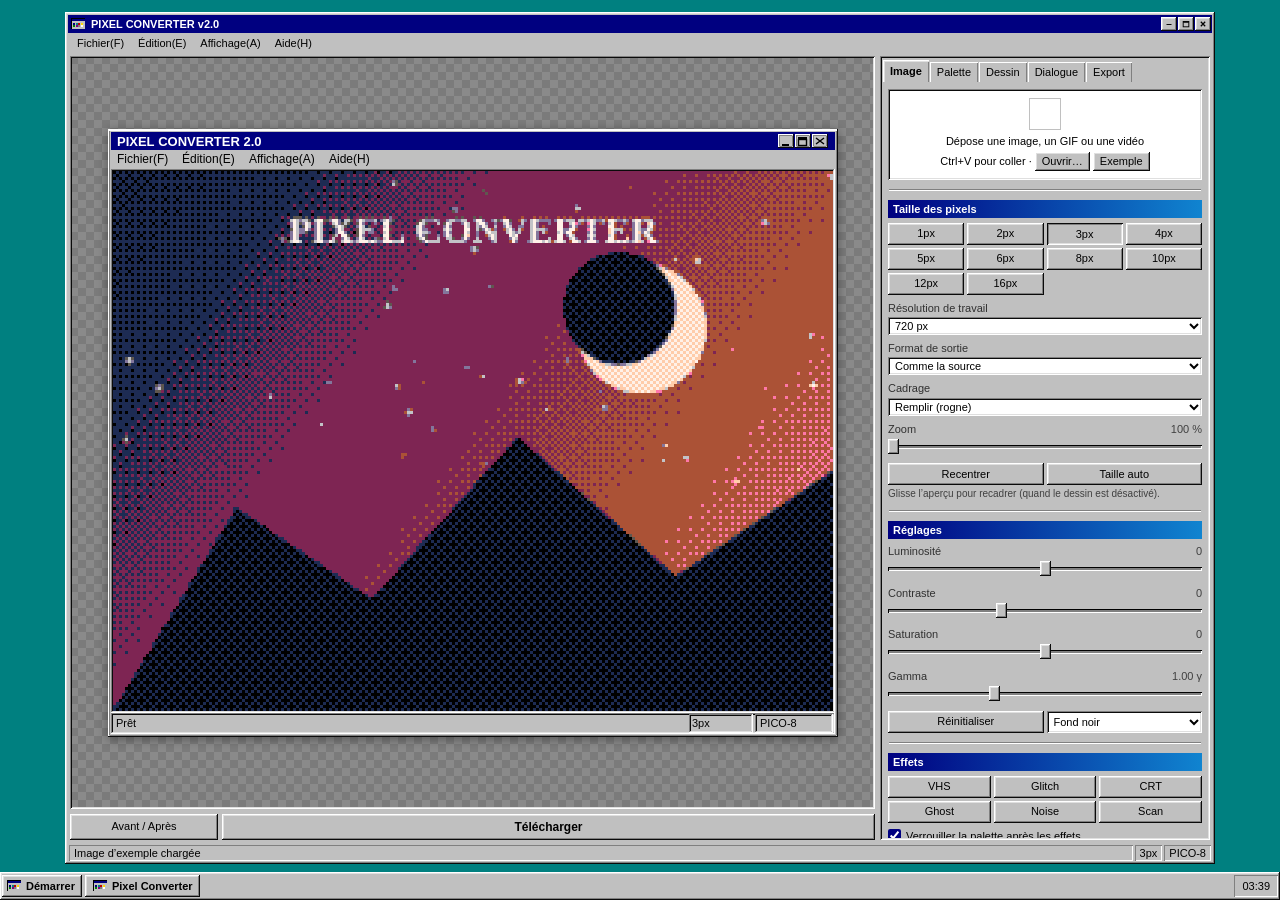
<file: apps/pixel-converter/index.html>
<!DOCTYPE html>
<html lang="fr">
<head>
<meta charset="utf-8">
<meta name="viewport" content="width=device-width,initial-scale=1">
<title>Pixel Converter v2.0</title>
<style>
:root{--face:#c0c0c0;--hi:#fff;--lt:#dfdfdf;--sh:#808080;--dk:#0a0a0a;--nav:#000080;--desk:#008080}
*{box-sizing:border-box}
html,body{height:100%}
body{margin:0;overflow:hidden;color:#000;background:var(--desk);
  font:11px/1.3 Tahoma,"MS Sans Serif","Segoe UI",sans-serif;user-select:none;-webkit-user-select:none;-webkit-tap-highlight-color:transparent}
input,textarea,select,button{font-family:inherit;user-select:text}
.raised{background:var(--face);box-shadow:inset -1px -1px var(--dk),inset 1px 1px var(--hi),inset -2px -2px var(--sh),inset 2px 2px var(--lt)}
.sunken{background:#fff;box-shadow:inset -1px -1px var(--hi),inset 1px 1px var(--sh),inset -2px -2px var(--lt),inset 2px 2px var(--dk)}
.btn{display:inline-flex;align-items:center;justify-content:center;gap:4px;height:22px;min-width:26px;padding:0 7px;border:0;
  background:var(--face);color:#000;font:11px/1 Tahoma,"MS Sans Serif",sans-serif;cursor:default;white-space:nowrap;
  box-shadow:inset -1px -1px var(--dk),inset 1px 1px var(--hi),inset -2px -2px var(--sh),inset 2px 2px var(--lt)}
.btn:active,.btn.on{box-shadow:inset 1px 1px var(--dk),inset -1px -1px var(--hi),inset 2px 2px var(--sh),inset -2px -2px var(--lt);padding-top:1px}
.btn:disabled{color:#808080;text-shadow:1px 1px var(--hi)}
.btn img{width:16px;height:16px;flex:none;image-rendering:pixelated}
.btn.wide{width:100%;justify-content:flex-start}
input[type=text],input[type=number],textarea,select{background:#fff;border:0;border-radius:0;padding:2px 3px;width:100%;
  font:11px/1.35 Tahoma,sans-serif;color:#000;outline:none;
  box-shadow:inset 1px 1px var(--sh),inset -1px -1px var(--hi),inset 2px 2px var(--dk),inset -2px -2px var(--lt)}
textarea{resize:vertical;min-height:46px;font-family:"Courier New",monospace}
input[type=text]:focus,textarea:focus{background:#fffbe8}
input[type=range]{width:100%;height:15px;-webkit-appearance:none;appearance:none;background:transparent;margin:1px 0}
input[type=range]::-webkit-slider-runnable-track{height:4px;background:#808080;box-shadow:inset 1px 1px #000,inset -1px -1px #fff}
input[type=range]::-webkit-slider-thumb{-webkit-appearance:none;width:11px;height:15px;margin-top:-6px;background:#c0c0c0;
  box-shadow:inset -1px -1px var(--dk),inset 1px 1px var(--hi),inset -2px -2px var(--sh),inset 2px 2px var(--lt)}
input[type=range]::-moz-range-track{height:4px;background:#808080}
input[type=range]::-moz-range-thumb{width:9px;height:13px;border:0;border-radius:0;background:#c0c0c0}
input[type=checkbox]{width:13px;height:13px;margin:0;accent-color:#000080}
::-webkit-scrollbar{width:16px;height:16px;background:#dfdfdf}
::-webkit-scrollbar-thumb{background:var(--face);box-shadow:inset -1px -1px var(--dk),inset 1px 1px var(--hi)}
::-webkit-scrollbar-corner{background:var(--face)}

/* ---------- bureau ---------- */
#desk{position:absolute;inset:0 0 28px 0;overflow:hidden}
.ic{position:absolute;width:72px;text-align:center;color:#fff;text-shadow:1px 1px #000;font-size:11px;cursor:default}
.ic img{width:32px;height:32px;display:block;margin:0 auto 1px;image-rendering:pixelated}
.ic span{display:inline-block;padding:0 2px;line-height:12px;word-break:break-word}
.ic.sel span{background:#000080;outline:1px dotted #ff0;text-shadow:none}
#task{position:absolute;left:0;right:0;bottom:0;height:28px;display:flex;align-items:center;gap:3px;padding:2px;z-index:50}
#start{font-weight:bold;padding:0 7px 0 4px;height:22px}
#tasks{flex:1;display:flex;gap:2px;overflow:hidden;min-width:0}
.taskitem{height:22px;max-width:190px;justify-content:flex-start;gap:4px;padding:0 7px;overflow:hidden;font-weight:bold}
.taskitem span{overflow:hidden;text-overflow:ellipsis}
.tray{height:22px;display:flex;align-items:center;padding:0 8px;box-shadow:inset 1px 1px var(--sh),inset -1px -1px var(--hi)}
#sm{position:absolute;left:2px;bottom:28px;width:186px;padding:2px;display:none;z-index:60}
#sm.open{display:block}
#sm .it{display:flex;align-items:center;gap:6px;padding:4px 8px;cursor:default}
#sm .it:hover{background:#000080;color:#fff}
#sm .it img{width:16px;height:16px}
#sm hr{border:0;height:2px;margin:3px 1px;box-shadow:inset 0 1px var(--sh),inset 0 -1px var(--hi)}

/* ---------- fenêtre principale ---------- */
#win{position:absolute;left:50%;top:12px;transform:translateX(-50%);
  width:min(1220px,calc(100% - 130px));height:calc(100% - 48px);
  display:flex;flex-direction:column;padding:3px;min-height:380px;min-width:560px}
#win.min{height:auto}
#win.min .work,#win.min .statusbar{display:none}
#win.gone{display:none}
.tbar{display:flex;align-items:center;gap:3px;height:18px;padding:0 1px 0 2px;background:var(--nav);color:#fff;font-weight:bold;flex:none}
.tbar .tname{flex:1;overflow:hidden;white-space:nowrap;text-overflow:ellipsis;padding-left:2px}
.tbtn{width:16px;height:14px;padding:0;border:0;background:var(--face);display:grid;place-items:center;cursor:default;
  box-shadow:inset -1px -1px var(--dk),inset 1px 1px var(--hi),inset -2px -2px var(--sh),inset 2px 2px var(--lt)}
.tbtn:active{box-shadow:inset 1px 1px var(--dk),inset -1px -1px var(--hi),inset 2px 2px var(--sh),inset -2px -2px var(--lt)}
.tbtn img{width:16px;height:14px;display:block;image-rendering:pixelated}
.menubar{display:flex;gap:2px;padding:2px 3px;flex:none}
.menubar span{padding:1px 6px;cursor:default}
.menubar span:hover{background:#000080;color:#fff}
.work{flex:1;min-height:0;display:flex;gap:5px;padding:3px 2px}
.statusbar{display:flex;gap:2px;padding:2px 1px 0;flex:none}
.statusbar>div{padding:1px 5px;box-shadow:inset 1px 1px var(--sh),inset -1px -1px var(--hi);overflow:hidden;white-space:nowrap;text-overflow:ellipsis}
.statusbar>div:first-child{flex:1}

/* ---------- scène ---------- */
.stage{flex:1;min-width:0;display:flex;flex-direction:column;gap:5px}
.view{flex:1;min-height:0;position:relative;display:grid;place-items:center;overflow:hidden;
  background:repeating-conic-gradient(#8a8a8a 0 25%,#7b7b7b 0 50%) 0 0/16px 16px;
  box-shadow:inset 1px 1px var(--sh),inset -1px -1px var(--hi),inset 2px 2px var(--dk),inset -2px -2px var(--lt)}
#out{display:block;max-width:100%;max-height:100%;image-rendering:auto;box-shadow:0 2px 10px #0006}
#out.draw{cursor:crosshair;touch-action:none}
#out.pan{cursor:move}
#ab{position:absolute;left:6px;top:6px;padding:1px 5px;font-weight:bold;background:#ffd800;color:#000;display:none;z-index:3}
#ab.on{display:block}
#hint{position:absolute;right:6px;bottom:6px;font-size:10px;color:#fff;background:rgba(0,0,0,.6);padding:2px 6px;pointer-events:none;text-align:right;pointer-events:none}
#hint:empty{display:none}
.actions{display:flex;gap:4px;flex:none}
.actions .btn{flex:1;height:26px}
#abBtn{flex:0 0 148px}
#dl{flex:1}
#rec.on{background:#a00;color:#fff}
.dl{height:30px;font-weight:bold;font-size:12px;flex:1.4}

/* ---------- transport vidéo ---------- */
#vbox{display:none;flex-direction:column;gap:3px;padding:5px;flex:none}
#vbox.on{display:flex}
.vrow{display:flex;align-items:center;gap:8px;flex-wrap:wrap}
.vrow label{display:flex;align-items:center;gap:3px;white-space:nowrap}
#vplay{width:30px;padding:0;height:22px}
#vseek{flex:1;min-width:80px}
#vtime{min-width:78px;text-align:right;font-family:"Courier New",monospace;font-size:10px}

/* ---------- panneau ---------- */
.panel{width:330px;flex:none;display:flex;flex-direction:column;min-height:0;padding:2px;
  box-shadow:inset 1px 1px var(--sh),inset -1px -1px var(--hi),inset 2px 2px var(--dk),inset -2px -2px var(--lt)}
.tabs{display:flex;gap:1px;padding:2px 1px 0;flex:none;flex-wrap:wrap}
.tab{height:20px;padding:0 7px;border:0;background:var(--face);font:11px Tahoma,sans-serif;cursor:default;
  box-shadow:inset 1px 1px var(--hi),inset -1px 0 var(--sh);position:relative;top:2px;color:#000}
.tab.on{top:0;height:22px;font-weight:bold;z-index:2;background:var(--face);
  box-shadow:inset 1px 1px var(--hi),inset 2px 2px var(--lt),inset -1px 0 var(--sh)}
.panes{flex:1;min-height:0;overflow:auto;padding:7px 6px}
.pane{display:none}.pane.on{display:block}
h4{margin:0 0 5px;font-size:11px;font-weight:bold;background:linear-gradient(90deg,#000080,#1084d0);color:#fff;padding:2px 5px}
h4.grey{background:#808080}
.f{margin:0 0 6px}
.f>label,.lab{display:block;color:#303030;margin:0 0 2px}
.f.row{display:flex;align-items:center;gap:5px}
.f.row>label{flex:none;margin:0}
.f.row input[type=text],.f.row input[type=number]{flex:1;width:auto}
.chk{display:flex;align-items:center;gap:5px;margin:0 0 4px;cursor:default}
.grid2{display:grid;grid-template-columns:1fr 1fr;gap:3px}
.grid3{display:grid;grid-template-columns:1fr 1fr 1fr;gap:3px}
.grid4{display:grid;grid-template-columns:repeat(4,1fr);gap:3px}
.sep{height:2px;margin:9px 1px;box-shadow:inset 0 1px var(--sh),inset 0 -1px var(--hi)}
.hint{font-size:10px;color:#404040;line-height:1.35;margin:2px 0 6px}
.val{font-size:10px;color:#404040;text-align:right;min-width:30px}

/* ---------- drop zone ---------- */
.drop{padding:9px 6px;text-align:center;border:0;background:#fff;box-shadow:inset 1px 1px var(--sh),inset -1px -1px var(--hi),inset 2px 2px var(--dk),inset -2px -2px var(--lt)}
.drop.over{background:#fffbcc}
.drop img{width:32px;height:32px;image-rendering:pixelated;display:block;margin:0 auto 4px}

/* ---------- palettes ---------- */
#pal{display:grid;grid-template-columns:1fr 1fr;gap:2px;max-height:186px;overflow:auto;padding-right:2px}
.palbtn{padding:2px 3px;font-size:10px;text-align:left;overflow:hidden;line-height:1.15;min-width:0;height:auto;min-height:28px;display:flex;flex-direction:column;align-items:stretch;justify-content:center}
.palbtn i{display:block;height:10px;margin-bottom:3px;box-shadow:inset 0 0 0 1px #0003}
.palbtn .nm{display:flex;align-items:center;gap:3px}
.palbtn .del{margin-left:auto;font-size:9px;opacity:.55;padding:0 2px}
.palbtn .del:hover{opacity:1}

/* ---------- couleurs de dessin ---------- */
#sw{display:flex;flex-wrap:wrap;gap:2px;margin:2px 0 5px}
#sw b{width:16px;height:16px;cursor:pointer;box-shadow:inset 1px 1px #fff6,inset -1px -1px #0006}
#sw b.sel{outline:2px solid #000080;outline-offset:1px}
input[type=color]{width:100%;height:22px;padding:0;border:0;background:none;box-shadow:inset 1px 1px var(--sh),inset -1px -1px var(--hi)}

/* ---------- thème or ---------- */
body.gold{background:#2a1c05}
.gold #win,.gold #task,.gold #sm{background:#d9c07a}
.gold #win{box-shadow:inset -1px -1px #3b2a00,inset 1px 1px #fff3c4,inset -2px -2px #8a6d1f,inset 2px 2px #f0dc9a}
.gold .tbar{background:#b8860b;color:#2a1c05}
.gold .btn,.gold .tbtn{background:#d9c07a;box-shadow:inset -1px -1px #3b2a00,inset 1px 1px #fff3c4,inset -2px -2px #8a6d1f,inset 2px 2px #f0dc9a}
.gold .btn.on,.gold .btn:active{background:#7a5a00;color:#ffe9a0}
.gold h4{background:linear-gradient(90deg,#b8860b,#ffe27a);color:#2a1c05}

/* ---------- mobile / petit écran ---------- */
@media(max-width:1439px){ .ic{display:none} }
@media(max-width:920px){
  body{overflow:auto}
  #win{position:static;transform:none;width:calc(100% - 12px);margin:6px auto 40px;height:auto;min-width:0}
  .work{flex-direction:column}
  .view{min-height:44vh}
  .panel{width:auto}
  .ic{display:none}
}
</style>
</head>
<body>
<div id="desk">
  <div class="ic" style="left:12px;top:14px" data-icon="readme"><img alt=""><span>readme.txt</span></div>
  <div class="ic" style="left:12px;top:100px" data-icon="home"><img alt=""><span>Homepage</span></div>
  <div class="ic" style="left:12px;top:186px" data-icon="app"><img alt=""><span>PixelConv.exe</span></div>
  <div class="ic" style="left:12px;top:272px" data-icon="trash"><img alt=""><span>Corbeille</span></div>
</div>

<div id="win" class="raised">
  <div class="tbar">
    <img src="" alt="" style="width:16px;height:16px;image-rendering:pixelated" id="wico">
    <span class="tname">PIXEL CONVERTER v2.0</span>
    <span style="display:flex;gap:1px">
      <button class="tbtn" id="wmin" title="Réduire"><img alt=""></button>
      <button class="tbtn" id="wmax" title="Agrandir"><img alt=""></button>
      <button class="tbtn" id="wcls" title="Fermer"><img alt=""></button>
    </span>
  </div>
  <div class="menubar"><span>Fichier(F)</span><span>Édition(E)</span><span>Affichage(A)</span><span>Aide(H)</span></div>
  <div class="work">
    <div class="stage">
      <div class="view" id="view">
        <canvas id="out"></canvas>
        <div id="ab">AVANT</div>
        <div id="hint"></div>
      </div>
      <div class="raised" id="vbox">
        <div class="vrow">
          <button class="btn" id="vplay" title="Lecture / pause (Espace)">❚❚</button>
          <input id="vseek" type="range" min="0" max="1000" value="0" aria-label="Position">
          <span id="vtime">0:00 / 0:00</span>
        </div>
        <div class="vrow">
          <label><input type="checkbox" id="vloop" checked> Boucle</label>
          <label><input type="checkbox" id="vsnd"> Son</label>
          <label><input type="checkbox" id="vaud" checked> Son à l’export</label>
          <select id="vspd" style="width:auto" aria-label="Vitesse"><option>0.5</option><option selected>1</option><option>2</option></select>
          <span id="vvoice" style="display:flex;align-items:center;gap:5px;margin-left:auto">
            <span>Voix</span>
            <input id="vlvl" type="range" min="0" max="5" value="0" style="width:80px" aria-label="Compression de la voix">
            <span id="vlt" style="min-width:96px;font-size:10px">Propre</span>
          </span>
        </div>
      </div>
      <div class="actions">
        <button class="btn" id="abBtn" title="Maintenir pour voir l’original (ou touche A)">Avant / Après</button>
        <button class="btn" id="rec" style="display:none">● Enregistrer</button>
        <button class="btn dl" id="dl">Télécharger</button>
      </div>
    </div>

    <aside class="panel">
      <div class="tabs">
        <button class="tab on" data-tab="image">Image</button>
        <button class="tab" data-tab="pal">Palette</button>
        <button class="tab" data-tab="draw">Dessin</button>
        <button class="tab" data-tab="dlg">Dialogue</button>
        <button class="tab" data-tab="exp">Export</button>
      </div>
      <div class="panes">
        <section class="pane on" data-pane="image">
          <div class="drop" id="drop"><img alt=""><div>Dépose une image, un GIF ou une vidéo</div>
            <div style="margin-top:3px">Ctrl+V pour coller · <button class="btn" id="open" style="height:19px">Ouvrir…</button> <button class="btn" id="pickdemo" style="height:19px">Exemple</button></div>
            <input id="file" type="file" accept="image/*,video/*" hidden></div>
          <div class="sep"></div>
          <h4>Taille des pixels</h4>
          <div class="grid4" id="sizes"></div>
          <div class="f" style="margin-top:6px"><label>Résolution de travail</label>
            <select id="base">
              <option value="480">480 px (rapide)</option>
              <option value="720" selected>720 px</option>
              <option value="1080">1080 px (détaillé)</option>
              <option value="1440">1440 px</option>
            </select></div>
          <div class="f"><label>Format de sortie</label>
            <select id="fmt">
              <option value="src" selected>Comme la source</option>
              <option value="16:9">16:9 — fond d’écran</option>
              <option value="4:3">4:3 — VGA</option>
              <option value="1:1">Carré — post</option>
              <option value="9:16">9:16 — téléphone</option>
              <option value="3:2">3:2 — photo</option>
            </select></div>
          <div class="f"><label>Cadrage</label>
            <select id="fitmode">
              <option value="cover" selected>Remplir (rogne)</option>
              <option value="contain">Contenir (bandes)</option>
              <option value="stretch">Étirer</option>
            </select></div>
          <div class="f"><label>Zoom <span id="zoomv" style="float:right;color:#404040">100 %</span></label>
            <input id="zoom" type="range" min="100" max="300" value="100"></div>
          <div class="grid2">
            <button class="btn" id="center">Recentrer</button>
            <button class="btn" id="resetsize">Taille auto</button>
          </div>
          <div class="hint">Glisse l’aperçu pour recadrer (quand le dessin est désactivé).</div>
          <div class="sep"></div>
          <h4>Réglages</h4>
          <div class="f"><label>Luminosité <span id="brv" style="float:right;color:#404040">0</span></label><input id="br" type="range" min="-80" max="80" value="0"></div>
          <div class="f"><label>Contraste <span id="ctv" style="float:right;color:#404040">0</span></label><input id="ct" type="range" min="-50" max="90" value="0"></div>
          <div class="f"><label>Saturation <span id="sav" style="float:right;color:#404040">0</span></label><input id="sa" type="range" min="-100" max="100" value="0"></div>
          <div class="f"><label>Gamma <span id="gav" style="float:right;color:#404040">1.00</span></label><input id="ga" type="range" min="40" max="220" value="100"></div>
          <div class="grid2">
            <button class="btn" id="resetadj">Réinitialiser</button>
            <select id="bgs" aria-label="Fond"><option value="black" selected>Fond noir</option><option value="white">Fond blanc</option><option value="transparent">Fond transparent</option></select>
          </div>
          <div class="sep"></div>
          <h4>Effets</h4>
          <div class="grid3" id="fx"></div>
          <label class="chk" style="margin-top:6px"><input type="checkbox" id="lockpal" checked> Verrouiller la palette après les effets</label>
        </section>

        <section class="pane" data-pane="pal">
          <h4>Palettes</h4>
          <div id="pal"></div>
          <div class="sep"></div>
          <h4 class="grey">Palette personnalisée</h4>
          <div class="f"><label>Coller des codes hex (lospec, .hex, .gpl)</label>
            <textarea id="palIn" placeholder="#1a1c2c #5d275d #b13e53
ou un par ligne, ou 5d275d"></textarea></div>
          <div class="f row"><label style="flex:none">Nom</label><input id="palName" type="text" placeholder="Ma palette" maxlength="22"></div>
          <button class="btn wide" id="palAdd">Ajouter la palette</button>
          <div class="hint">N’importe quel texte contenant des hex (3 ou 6 chiffres) fonctionne, y compris un .gpl de GIMP.</div>
          <div class="sep"></div>
          <h4>Tramage (dithering)</h4>
          <div class="f"><label>Algorithme</label>
            <select id="dith">
              <option value="none">Aucun</option>
              <option value="b2">Bayer 2×2</option>
              <option value="b4" selected>Bayer 4×4</option>
              <option value="b8">Bayer 8×8</option>
              <option value="fs">Floyd–Steinberg</option>
              <option value="atk">Atkinson</option>
            </select></div>
          <div class="f"><label>Intensité <span id="dav" style="float:right;color:#404040">56</span></label>
            <input id="damp" type="range" min="0" max="128" value="56"></div>
          <div class="hint">Floyd–Steinberg et Atkinson donnent un rendu plus organique que Bayer, au prix d’un peu de grain.</div>
        </section>

        <section class="pane" data-pane="draw">
          <h4>Dessin</h4>
          <label class="chk"><input type="checkbox" id="dr"> Activer le dessin sur l’aperçu</label>
          <div class="grid2" id="tools" style="margin:4px 0">
            <button class="btn on" data-t="pen">Crayon</button>
            <button class="btn" data-t="era">Gomme</button>
          </div>
          <div class="f"><label>Taille du pinceau <span id="bsv" style="float:right;color:#404040">1</span></label>
            <input id="bs" type="range" min="1" max="8" value="1"></div>
          <div class="sep"></div>
          <h4 class="grey">Couleur</h4>
          <div id="sw"></div>
          <input type="color" id="cc" value="#ffffff" aria-label="Couleur personnalisée">
          <label class="chk" style="margin-top:5px"><input type="checkbox" id="snapCol" checked> Aligner les couleurs sur la palette</label>
          <div class="grid2" style="margin-top:5px">
            <button class="btn" id="undo">Annuler</button>
            <button class="btn" id="clr">Tout effacer</button>
          </div>
          <div class="hint">Ctrl+Z annule le dernier trait. Les couleurs proposées viennent de la palette active.</div>
        </section>

        <section class="pane" data-pane="dlg">
          <h4>Dialogue</h4>
          <div class="grid4" style="margin:2px 0 6px">
            <button class="btn" data-dpreset="memes">Mème</button>
            <button class="btn" data-dpreset="ok">Succès</button>
            <button class="btn" data-dpreset="rpg">RPG</button>
            <button class="btn" data-dpreset="bsod">BSOD</button>
          </div>
          <label class="chk"><input type="checkbox" id="dlg"> Afficher un dialogue</label>
          <div class="f"><label>Style</label>
            <select id="dstyle">
              <option value="win" selected>Fenêtre Windows</option>
              <option value="rpg">Boîte RPG</option>
              <option value="bsod">Écran bleu</option>
            </select></div>
          <div class="f"><label>Icône</label>
            <select id="dicon">
              <option value="error" selected>Erreur (croix rouge)</option>
              <option value="warn">Alerte (!)</option>
              <option value="info">Info (i)</option>
              <option value="none">Aucune</option>
            </select></div>
          <div class="f"><label>Titre</label><input id="dtitle" type="text" maxlength="52" value="Fabrice ne fonctionne plus"></div>
          <div class="f"><label>Message</label><textarea id="dtxt" rows="2" maxlength="160">il est peut être mort</textarea></div>
          <div class="f"><label>Bouton</label><input id="dbtn" type="text" maxlength="18" value="OK"></div>
          <div class="f"><label>Taille du texte <span id="dfsv" style="float:right;color:#404040">100 %</span></label>
            <input id="dfs" type="range" min="60" max="200" value="100"></div>
          <div class="f"><label>Position horizontale</label><input id="dx" type="range" min="0" max="100" value="50"></div>
          <div class="f"><label>Position verticale</label><input id="dy" type="range" min="0" max="100" value="50"></div>
          <div class="hint">Tu peux aussi faire glisser le dialogue directement sur l’aperçu.</div>
        </section>

        <section class="pane" data-pane="exp">
          <h4>Sortie</h4>
          <div class="f"><label>Durée max de la vidéo (secondes)</label><input id="videoMaxSeconds" type="number" value="0" min="0" max="3600" step="0.1"></div>
          <div class="hint">0 = durée complète de la source; sinon l’export s’arrête à cette limite ou à la fin de la source, sans la répéter.</div>
          <div class="f"><label>Échelle (agrandissement entier)</label>
            <select id="escale">
              <option value="1">×1 — taille écran</option>
              <option value="2" selected>×2</option>
              <option value="3">×3</option>
              <option value="4">×4</option>
              <option value="6">×6</option>
              <option value="8">×8 — impression</option>
            </select></div>
          <div class="f"><label>Format de fichier</label>
            <select id="efmt"><option value="png" selected>PNG</option><option value="jpeg">JPEG (qualité 92)</option></select></div>
          <div class="grid2">
            <button class="btn" data-preset-hd="1920">1920×1080</button>
            <button class="btn" data-preset-hd="1080">1080×1080</button>
            <button class="btn" data-preset-hd="1080v">1080×1920</button>
            <button class="btn" data-preset-hd="2560">2560×1440</button>
          </div>
          <div class="hint" id="expsize">—</div>
          <div class="sep"></div>
          <h4>Emballage</h4>
          <div class="f"><label>Cadre</label>
            <select id="frameMode">
              <option value="none">Aucun (pixel art brut)</option>
              <option value="window" selected>Fenêtre Windows</option>
              <option value="desktop">Bureau complet</option>
            </select></div>
          <div class="f"><label>Thème</label>
            <select id="theme"><option value="classic" selected>Classique</option><option value="grad">Dégradé (98)</option><option value="gold">Or</option></select></div>
          <div class="f"><label>Titre de la fenêtre</label><input id="title" type="text" maxlength="64" value="PIXEL CONVERTER v2.0"></div>
          <div class="f"><label>Barre d’état (gauche)</label><input id="t1" type="text" maxlength="40" value="Ready"></div>
          <div class="f row"><label>Cases</label>
            <input id="t2" type="text" maxlength="12" placeholder="auto : pixels">
            <input id="t3" type="text" maxlength="14" placeholder="auto : palette"></div>
          <div class="hint">« Bureau complet » ajoute le fond, les icônes et la barre des tâches autour de la fenêtre.</div>
        </section>
      </div>
    </aside>
  </div>
  <div class="statusbar"><div id="st">Ready</div><div id="s1">3px</div><div id="s2">Mono</div></div>
</div>

<div id="sm" class="raised">
  <div class="it" data-act="open"><img alt=""><span>Ouvrir un fichier…</span></div>
  <div class="it" data-act="paste"><img alt=""><span>Coller (Ctrl+V)</span></div>
  <div class="it" data-act="save"><img alt=""><span>Enregistrer le PNG</span></div>
  <hr>
  <div class="it" data-act="ab"><img alt=""><span>Avant / Après</span></div>
  <div class="it" data-act="reset"><img alt=""><span>Réinitialiser les réglages</span></div>
  <hr>
  <div class="it" data-act="hide"><img alt=""><span>Tout masquer</span></div>
</div>

<div id="task" class="raised">
  <button class="btn" id="start"><img src="" alt="" style="width:16px;height:16px;image-rendering:pixelated" id="startico">Démarrer</button>
  <div id="tasks"><button class="btn taskitem" id="tk"><img src="" alt="" id="tkico"><span>Pixel Converter</span></button></div>
  <div class="tray" id="clk">00:00</div>
</div>

<script type="text/javascript">
/* =====================================================================
   PIXEL CONVERTER v2 — cœur : icônes, palettes, quantification, pipeline
   ===================================================================== */
const $=id=>document.getElementById(id);
const $$=(s,r=document)=>Array.from(r.querySelectorAll(s));
const clamp=(v,a,b)=>Math.max(a,Math.min(b,v));
const rnd=(a,b)=>a+Math.random()*(b-a);
const LS='pixelconv.v2';

/* ---------------- icônes pixel (SVG en data URI) ---------------- */
const R=(x,y,w,h,f)=>`<rect x="${x}" y="${y}" width="${w}" height="${h}" fill="${f}"/>`;
const svg32=b=>'data:image/svg+xml;charset=utf-8,'+encodeURIComponent(
  `<svg xmlns="http://www.w3.org/2000/svg" width="32" height="32" viewBox="0 0 32 32" shape-rendering="crispEdges">${b}</svg>`);
const BEI='#c0c0c0', WHI='#ffffff', GRY='#808080', BLK='#000000';
const ICO={
  app: svg32(R(2,4,28,22,BLK)+R(3,5,26,20,BEI)+R(3,5,26,5,'#000080')+R(3,5,26,1,WHI)+R(4,3,4,3,BLK)
    +R(6,13,4,4,'#000080')+R(11,13,4,4,'#008080')+R(16,13,4,4,'#c00000')+R(21,13,4,4,'#ffd800')
    +R(6,18,4,4,'#008000')+R(11,18,4,4,'#800080')+R(16,18,4,4,'#808080')+R(21,18,4,4,'#ffffff')),
  readme: svg32(R(6,2,20,28,BLK)+R(7,3,18,26,WHI)+R(20,3,5,5,BEI)+R(9,10,14,2,GRY)+R(9,14,14,2,'#a0a0a0')+R(9,18,14,2,'#a0a0a0')+R(9,22,9,2,'#a0a0a0')),
  home: svg32(R(2,13,28,15,BLK)+R(3,14,26,13,BEI)+R(15,3,3,3,BLK)+R(5,6,22,9,'#b03a2e')+R(6,7,20,7,'#e74c3c')
    +R(8,17,5,6,'#5d6d7e')+R(15,17,4,4,'#85c1e9')+R(21,17,4,4,'#85c1e9')),
  trash: svg32(R(7,5,18,3,BLK)+R(8,6,16,2,BEI)+R(13,2,6,3,GRY)+R(8,8,16,21,BLK)+R(9,9,14,19,'#a8a8a8')
    +R(11,10,2,17,'#e0e0e0')+R(15,10,2,17,'#e0e0e0')+R(19,10,2,17,'#e0e0e0')),
  folder: svg32(R(2,8,12,4,BLK)+R(3,9,10,3,'#e0a800')+R(2,11,28,15,BLK)+R(3,12,26,13,'#ffd24a')+R(3,12,26,2,'#ffeb9c')),
  image: svg32(R(2,5,28,22,BLK)+R(3,6,26,20,'#4aa3d8')+'<path d="M3 24l8-10 6 6 4-4 8 8z" fill="#2e7d32"/>'
    +'<circle cx="22" cy="12" r="3" fill="#ffe066"/>'),
  film: svg32(R(2,5,28,22,BLK)+R(3,6,26,20,'#222')+R(5,8,4,3,'#fff')+R(5,14,4,3,'#fff')+R(5,20,4,3,'#fff')
    +R(23,8,4,3,'#fff')+R(23,14,4,3,'#fff')+R(23,20,4,3,'#fff')+R(11,10,10,12,'#c00000')),
  error: svg32('<circle cx="16" cy="16" r="14" fill="#c00000"/><circle cx="16" cy="16" r="13" fill="#e00000"/>'
    +'<path d="M9.5 9.5l13 13M22.5 9.5l-13 13" stroke="#fff" stroke-width="4"/>'),
  warn: svg32('<path d="M16 2l14 27H2z" fill="#000"/><path d="M16 5.5l11 22H5z" fill="#ffd800"/>'+R(14,11,4,9,'#000')+R(14,22,4,4,'#000')),
  info: svg32('<circle cx="16" cy="16" r="14" fill="#0000a8"/><circle cx="16" cy="16" r="13" fill="#1a4ee0"/>'+R(14,7,4,4,'#fff')+R(14,13,4,12,'#fff')),
  save: svg32(R(3,3,26,26,BLK)+R(4,4,24,24,'#3b3b5c')+R(6,5,20,10,BEI)+R(11,5,7,11,GRY)+R(6,17,20,10,'#ededed')),
  paste: svg32(R(6,6,20,24,BLK)+R(7,7,18,22,BEI)+R(10,3,12,5,'#808080')+R(12,9,10,2,'#fff')+R(12,13,10,2,'#fff')+R(12,17,10,2,'#fff')),
  ab: svg32(R(2,6,13,20,BLK)+R(3,7,11,18,'#e8e8e8')+R(17,6,13,20,BLK)+R(18,7,11,18,'#404040')
    +'<path d="M13 16l6-4v8z" fill="#000080"/>'),
  reset: svg32('<path d="M16 5a11 11 0 1 0 11 11h-4a7 7 0 1 1-7-7z" fill="#000080"/>'+R(15,2,8,4,'#000080')),
  hide: svg32(R(2,4,28,22,BLK)+R(3,5,26,20,BEI)+R(3,5,26,4,'#000080')+R(9,15,14,2,'#000'))
};
const ico=n=>ICO[n]||ICO.app;

/* ---------------- palettes ---------------- */
const hx=s=>s.trim().split(/\s+/).filter(Boolean).map(h=>{
  h=h.replace(/^#/,''); if(h.length===3)h=h.split('').map(c=>c+c).join('');
  return [parseInt(h.slice(0,2),16)||0,parseInt(h.slice(2,4),16)||0,parseInt(h.slice(4,6),16)||0];
});
const PALS={
 'Sora':hx('#0d1b2a #1b263b #274060 #415a77 #5c7fa8 #778da9 #c9a227 #e0e1dd'),
 'Game Boy':hx('#0f380f #306230 #8bac0f #9bbc0f'),
 'NES':hx('#000000 #7c7c7c #bcbcbc #fcfcfc #0000fc #3cbcfc #a40000 #f83800 #fca044 #f8b800 #00b800 #58d854 #940084'),
 'CGA':hx('#000000 #55ffff #ff55ff #ffffff'),
 'C64':hx('#000000 #ffffff #880000 #aaffee #cc44cc #00cc55 #0000aa #eeee77 #dd8855 #664400 #ff7777 #333333 #777777 #aaff66 #0088ff #bbbbbb'),
 'PICO-8':hx('#000000 #1d2b53 #7e2553 #008751 #ab5236 #5f574f #c2c3c7 #fff1e8 #ff004d #ffa300 #ffec27 #00e436 #29adff #83769c #ff77a8 #ffccaa'),
 'Sweetie 16':hx('#1a1c2c #5d275d #b13e53 #ef7d57 #ffcd75 #a7f070 #38b764 #257179 #29366f #3b5dc9 #41a6f6 #73eff7 #f4f4f4 #94b0c2 #566c86 #333c57'),
 'Pastel':hx('#ffb3ba #ffdfba #ffffba #baffc9 #bae1ff #e0bbff #ffffff #d9d9d9'),
 'Mono':Array.from({length:8},(_,i)=>{const v=Math.round(i*255/7);return[v,v,v]}),
 'Mono 4':Array.from({length:4},(_,i)=>{const v=Math.round(i*255/3);return[v,v,v]}),
 'Gold':hx('#1a1205 #3d2a06 #7a5a00 #b8860b #daa520 #ffd700 #ffe680 #fff8dc'),
 'Sepia':hx('#2b1d0e #5a3e22 #8a6a43 #b8966a #e3cfa5 #f7ecd2'),
 'Sunset':hx('#2b0f54 #7a1f5c #c93a5b #ff6b3d #ffb347 #ffe29a'),
 'Ocean':hx('#03121f #0b3c5d #1d6e8c #3fa7c4 #8fe3ee #e6fbff'),
 'Earth':hx('#2b2118 #5a4632 #8a6e4b #6b7f3a #3f5a2a #a38b5d #d9c7a0'),
 'Sakura':hx('#3a1c2e #8a3d5c #d96a8f #f5a3bd #fbd5e0 #fff1f5'),
 'Cyber':hx('#0d0221 #261447 #541388 #f1e9da #ff2a6d #05d9e8'),
 'Horror':hx('#000000 #1a0000 #4a0000 #8b0000 #d40000 #3a3a2a #7a7a6a #e0e0d0'),
 'RISO':hx('#000000 #0078bf #ff48b0 #ffe800 #ffffff'),
 'CMYK':hx('#00aeef #ec008c #fff200 #000000 #ffffff'),
 'VGA':hx('#000000 #0000aa #00aa00 #00aaaa #aa0000 #aa00aa #aa5500 #aaaaaa #555555 #5555ff #55ff55 #55ffff #ff5555 #ff55ff #ffff55 #ffffff')
};
let CUSTOM=JSON.parse(localStorage.getItem(LS+'.pals')||'{}');
function allPals(){ return Object.assign({},CUSTOM,PALS) }

/* ---------------- état ---------------- */
const S={
  px:3, pal:'PICO-8', fx:new Set(), br:0, ct:0, sa:0, ga:100, bg:'black',
  base:720, fmt:'src', fit:'cover', zoom:100, ox:.5, oy:.5,
  dith:'b4', damp:45, lock:true,
  scale:2, efmt:'png', frame:'window', theme:'classic',
  bs:1, dr:false, snap:true, dlg:false, dstyle:'win', dicon:'error', dfs:100, dx:50, dy:35
};
try{ Object.assign(S,JSON.parse(localStorage.getItem(LS)||'{}')) }catch(e){}
S.fx=new Set(Array.isArray(S.fx)?S.fx:(S.fx?[...S.fx]:[]));
const saveS=()=>{ try{ localStorage.setItem(LS,JSON.stringify({...S,fx:[...S.fx]})) }catch(e){} };

let src=(()=>{
  const c=document.createElement('canvas');c.width=960;c.height=600;const x=c.getContext('2d');
  const g=x.createLinearGradient(0,0,960,600);
  g.addColorStop(0,'#1d2b53');g.addColorStop(.45,'#ab5236');g.addColorStop(.75,'#ffa300');g.addColorStop(1,'#ffec27');
  x.fillStyle=g;x.fillRect(0,0,960,600);
  x.fillStyle='#000';x.beginPath();x.arc(680,230,110,0,7);x.fill();
  x.fillStyle='#1d2b53';x.beginPath();x.moveTo(0,470);x.lineTo(230,300);x.lineTo(470,470);x.closePath();x.fill();
  x.fillStyle='#29366f';x.beginPath();x.moveTo(330,500);x.lineTo(600,280);x.lineTo(900,500);x.closePath();x.fill();
  x.fillStyle='#000';x.fillRect(0,470,960,130);
  x.fillStyle='#fff1e8';x.font='bold 30px Tahoma,sans-serif';x.textAlign='center';
  x.fillText('DÉPOSE UNE IMAGE, UN GIF OU UNE VIDÉO',480,560);
  return c;
})();
const SW=s=>s.videoWidth||s.naturalWidth||s.width, SH=s=>s.videoHeight||s.naturalHeight||s.height;
let vid=null, fc=0;
const isVideo=()=>!!(vid&&src===vid);

/* ---------------- géométrie ---------------- */
function arOf(){
  if(S.fmt!=='src'){ const p=S.fmt.split(':').map(Number); if(p.length===2&&p[0])return p[0]/p[1] }
  return SW(src)/SH(src);
}
function geom(){
  const ar=arOf(), L=clamp(S.base,240,2000);
  let OW,OH;
  if(ar>=1){ OW=L; OH=Math.round(L/ar) } else { OH=L; OW=Math.round(L*ar) }
  return {OW:Math.max(48,OW),OH:Math.max(48,OH),ar};
}
/* taille finale, cadre compris */
function outSize(){
  const {OW,OH}=geom(), s=clamp(+S.scale,1,8);
  let w=OW*s,h=OH*s;
  if(S.frame==='window'){ w+=10*s; h+=68*s }
  else if(S.frame==='desktop'){ w+=126*s; h+=160*s }
  return [Math.round(w),Math.round(h)];
}

/* ---------------- dithering ---------------- */
const B2=[0,2,3,1].map(v=>(v+.5)/4-.5);
const B4=[0,8,2,10,12,4,14,6,3,11,1,9,15,7,13,5].map(v=>(v+.5)/16-.5);
const B8=(()=>{
  const m=[];for(let i=0;i<64;i++)m.push(0);
  const base=[0,32,8,40,2,34,10,42,48,16,56,24,50,18,58,26,12,44,4,36,14,46,6,38,60,28,52,20,62,30,54,22,
              3,35,11,43,1,33,9,41,51,19,59,27,49,17,57,25,15,47,7,39,13,45,5,37,63,31,55,23,61,29,53,21];
  return base.map(v=>(v+.5)/64-.5);
})();

/* ---------------- quantification ---------------- */
let QCACHE={key:'',pal:null,flat:null};
function palFlat(name){
  if(!PALS[name]&&!CUSTOM[name])name=Object.keys(CUSTOM)[0]||Object.keys(PALS)[0];
  if(QCACHE.key===name)return QCACHE;
  const p=allPals()[name]||PALS.Mono;
  const n=p.length, flat=new Float32Array(n*3);
  for(let i=0;i<n;i++){ flat[i*3]=p[i][0]; flat[i*3+1]=p[i][1]; flat[i*3+2]=p[i][2] }
  QCACHE={key:name,pal:p,flat,n};
  return QCACHE;
}
function nearest(f,r,g,b){
  const n=f.n, F=f.flat;
  let best=0,bd=1e9;
  for(let i=0;i<n;i++){
    const dr=r-F[i*3], dg=g-F[i*3+1], db=b-F[i*3+2];
    const d=dr*dr*0.30+dg*dg*0.59+db*db*0.11;
    if(d<bd){bd=d;best=i}
  }
  return best;
}
/* transforme un ImageData en pixel art quantifié */
function quantize(img,w,h){
  const P=palFlat(S.pal), d=img.data, n=w*h;
  const mode=S.dith, amp=S.damp;
  const mat=mode==='b2'?B2:mode==='b4'?B4:mode==='b8'?B8:null;
  const mSize=mode==='b2'?2:mode==='b4'?4:mode==='b8'?8:0;
  const spread=(mode==='fs'||mode==='atk')?amp/64:0;
  const err=spread?new Float32Array(n*3):null;
  const contrast=1+S.ct/100, bright=S.br, gam=S.ga/100, satF=1+S.sa/100;
  const transparent=S.bg==='transparent';
  const bgV=S.bg==='white'?255:0;

  const adj=(v)=>{
    v=(v-128)*contrast+128+bright;
    v=255*Math.pow(clamp(v,0,255)/255,gam);
    return v;
  };
  // 1. ajustements + alpha
  for(let y=0;y<h;y++)for(let x=0;x<w;x++){
    const i=(y*w+x)*4, a=d[i+3];
    if(a<10&&transparent){ d[i+3]=0; continue }
    let r=d[i],g=d[i+1],b=d[i+2];
    if(a<250&&!transparent){ const q=a/255, ib=bgV*(1-q); r=r*q+ib; g=g*q+ib; b=b*q+ib }
    r=adj(r);g=adj(g);b=adj(b);
    if(satF!==1){ const l=r*.299+g*.587+b*.114; r=l+(r-l)*satF; g=l+(g-l)*satF; b=l+(b-l)*satF }
    d[i]=clamp(r,0,255);d[i+1]=clamp(g,0,255);d[i+2]=clamp(b,0,255);d[i+3]=255;
  }
  // 2. quantification
  for(let y=0;y<h;y++)for(let x=0;x<w;x++){
    const i=(y*w+x)*4;
    if(transparent&&d[i+3]<10)continue;
    let r=d[i],g=d[i+1],b=d[i+2];
    if(err){ const e=(y*w+x)*3; r+=err[e]; g+=err[e+1]; b+=err[e+2] }
    const t=mat?mat[(y%mSize)*mSize+(x%mSize)]*amp:0;
    const k=nearest(P,r+t,g+t,b+t), F=P.flat;
    const nr=F[k*3],ng=F[k*3+1],nb=F[k*3+2];
    d[i]=nr;d[i+1]=ng;d[i+2]=nb;d[i+3]=255;
    if(err){
      const er=(r-nr)*spread, eg=(g-ng)*spread, eb=(b-nb)*spread;
      const put=(px,py,f)=>{ if(px<0||px>=w||py>=h)return; const e=((py*w+px)*3); err[e]+=er*f; err[e+1]+=eg*f; err[e+2]+=eb*f };
      if(mode==='fs'){
        put(x+1,y,7/16); put(x-1,y+1,3/16); put(x,y+1,5/16); put(x+1,y+1,1/16);
      }else{
        put(x+1,y,1/8); put(x+2,y,1/8); put(x-1,y+1,1/8); put(x,y+1,1/8); put(x+1,y+1,1/8); put(x,y+2,1/8);
      }
    }
  }
  return img;
}

/* ---------------- pixelate ---------------- */
const pix=document.createElement('canvas'), res=document.createElement('canvas');
const DL=document.createElement('canvas');
let OW=640, OH=400, swC=0, shC=0;
function fitLayer(){
  if(DL.width!==OW||DL.height!==OH){ DL.width=OW; DL.height=OH; dlgHist=[] }
}
function drawSource(ctx,W,H){
  const iw=SW(src), ih=SH(src), zoom=S.zoom/100;
  let dw,dh;
  if(S.fit==='stretch'){ dw=W; dh=H }
  else{
    const k=S.fit==='contain'?Math.min(W/iw,H/ih):Math.max(W/iw,H/ih);
    dw=iw*k*zoom; dh=ih*k*zoom;
  }
  const dx=(W-dw)*S.ox, dy=(H-dh)*S.oy;
  ctx.imageSmoothingEnabled=true; ctx.imageSmoothingQuality='high';
  ctx.drawImage(src,dx,dy,dw,dh);
  return {dw,dh,dx,dy};
}
function buildArt(){
  const g=geom(); OW=g.OW; OH=g.OH;
  const px=clamp(S.px,1,16);
  swC=Math.ceil(OW/px); shC=Math.ceil(OH/px);
  if(pix.width!==swC||pix.height!==shC){ pix.width=swC; pix.height=shC }
  const x=pix.getContext('2d',{willReadFrequently:true});
  x.setTransform(1,0,0,1,0,0);
  x.clearRect(0,0,swC,shC);
  if(S.bg!=='transparent'){ x.fillStyle=S.bg==='white'?'#fff':'#000'; x.fillRect(0,0,swC,shC) }
  drawSource(x,swC,shC);
  const img=x.getImageData(0,0,swC,shC);
  quantize(img,swC,shC);
  x.putImageData(img,0,0);

  res.width=OW; res.height=OH;
  const o=res.getContext('2d');
  o.imageSmoothingEnabled=false;
  o.clearRect(0,0,OW,OH);
  o.drawImage(pix,0,0,swC*px,shC*px);
  // effets
  if(S.fx.size) applyFx(o);
  if(S.fx.size&&S.lock) { const i2=o.getImageData(0,0,OW,OH); o.putImageData(quantize(i2,OW,OH),0,0) }
  // couche dessin par-dessus
  fitLayer();
  o.imageSmoothingEnabled=false;
  o.drawImage(DL,0,0);
  return {OW,OH};
}
/* original (pour l'avant/après) */
function buildOriginal(){
  const g=geom(); OW=g.OW; OH=g.OH;
  const c=document.createElement('canvas'); c.width=OW;c.height=OH;
  const o=c.getContext('2d');
  if(S.bg!=='transparent'){ o.fillStyle=S.bg==='white'?'#fff':'#000'; o.fillRect(0,0,OW,OH) }
  drawSource(o,OW,OH);
  return c;
}

/* ---------------- effets ---------------- */
let seed=1; const rndS=()=>{ seed=(seed*16807)%2147483647; return seed/2147483647 };
function copyOf(c){ const n=document.createElement('canvas'); n.width=c.width;n.height=c.height; n.getContext('2d').drawImage(c,0,0); return n }
function applyFx(o){
  const W=res.width,H=res.height;
  seed=7+((isVideo()?fc:0)%1000)|0;
  if(S.fx.has('Ghost')){
    const c=copyOf(res);
    o.globalAlpha=.32; o.drawImage(c,Math.round(W*.012),0); o.drawImage(c,-Math.round(W*.008),Math.round(H*.004)); o.globalAlpha=1;
  }
  if(S.fx.has('VHS')){
    const c=copyOf(res);
    for(let y=0;y<H;y+=4){ const s=Math.round(Math.sin(y*.05)*3+(rndS()<.05?rndS()*14-7:0)); o.drawImage(c,0,y,W,4,s,y,W,4) }
    o.globalAlpha=.22; o.drawImage(c,3,0); o.globalAlpha=1;
    o.fillStyle='rgba(255,255,255,.10)'; o.fillRect(0,rndS()*H|0,W,Math.max(2,H*.006));
  }
  if(S.fx.has('Glitch')){
    const c=copyOf(res);
    for(let n=0;n<8;n++){ const y=rndS()*H|0, h=8+rndS()*30|0, s=rndS()*W*.08-W*.04; o.drawImage(c,0,y,W,h,s,y,W,h) }
  }
  if(S.fx.has('CRT')){
    o.fillStyle='rgba(0,0,0,.26)';
    for(let y=0;y<H;y+=3) o.fillRect(0,y,W,1);
    const g=o.createRadialGradient(W/2,H/2,Math.min(W,H)*.34,W/2,H/2,Math.max(W,H)*.72);
    g.addColorStop(0,'rgba(0,0,0,0)'); g.addColorStop(1,'rgba(0,0,0,.5)');
    o.fillStyle=g; o.fillRect(0,0,W,H);
  }
  if(S.fx.has('Noise')){
    const id=o.getImageData(0,0,W,H), d=id.data;
    for(let i=0;i<d.length;i+=4){ const v=(rndS()-.5)*26; d[i]=clamp(d[i]+v,0,255); d[i+1]=clamp(d[i+1]+v,0,255); d[i+2]=clamp(d[i+2]+v,0,255) }
    o.putImageData(id,0,0);
  }
  if(S.fx.has('Scan')){
    o.fillStyle='rgba(0,0,0,.14)';
    for(let x=0;x<W;x+=3) o.fillRect(x,0,1,H);
  }
}
</script>
<script type="text/javascript">
/* =====================================================================
   Dialogue, cadres (fenêtre / bureau), composition, export
   ===================================================================== */
const THEMES={
  classic:{face:'#c0c0c0',hi:'#fff',lt:'#dfdfdf',sh:'#808080',dk:'#0a0a0a',nav:'#000080',nav2:'#000080',tt:'#fff',icon:'#000080'},
  grad:{face:'#c0c0c0',hi:'#fff',lt:'#dfdfdf',sh:'#808080',dk:'#0a0a0a',nav:'#000080',nav2:'#1084d0',tt:'#fff',icon:'#000080'},
  gold:{face:'#d9c07a',hi:'#fff3c4',lt:'#f0dc9a',sh:'#8a6d1f',dk:'#3b2a00',nav:'#b8860b',nav2:'#ffe27a',tt:'#2a1c05',icon:'#7a5a00'}
};
const th=()=>THEMES[S.theme]||THEMES.classic;
let LAST_ORIGIN={x:0,y:0};

function bevel(c,x,y,w,h,sunk){
  const T=th();
  c.fillStyle=T.face; c.fillRect(x,y,w,h);
  c.fillStyle=sunk?T.sh:T.hi; c.fillRect(x,y,w,1); c.fillRect(x,y,1,h);
  c.fillStyle=sunk?T.hi:T.dk; c.fillRect(x,y+h-1,w,1); c.fillRect(x+w-1,y,1,h);
  c.fillStyle=sunk?T.dk:T.sh; c.fillRect(x+1,y+1,w-3,1); c.fillRect(x+1,y+1,1,h-3);
  c.fillStyle=sunk?T.lt:T.sh; c.fillRect(x+2,y+h-2,w-4,1); c.fillRect(x+w-2,y+2,1,h-4);
}
function navGrad(c,x,y,w,h){
  const T=th();
  if(T.nav===T.nav2){ c.fillStyle=T.nav } 
  else { const g=c.createLinearGradient(x,0,x+w,0); g.addColorStop(0,T.nav); g.addColorStop(1,T.nav2); c.fillStyle=g }
  c.fillRect(x,y,w,h);
}
function wrapText(c,t,maxW){
  const out=[];
  String(t||'').split('\n').forEach(par=>{
    const words=par.split(' ');
    let line='';
    words.forEach(w=>{
      const test=line?line+' '+w:w;
      if(c.measureText(test).width>maxW&&line){ out.push(line); line=w } else line=test;
    });
    out.push(line);
  });
  return out;
}

/* ---------------- icônes de dialogue (vectorielles, nettes) ---------------- */
function dlgIcon(c,kind,cx,cy,r){
  if(kind==='warn'){
    c.fillStyle='#ffd400'; c.beginPath(); c.moveTo(cx,cy-r); c.lineTo(cx+r*1.05,cy+r*.9); c.lineTo(cx-r*1.05,cy+r*.9); c.closePath(); c.fill();
    c.strokeStyle='#000'; c.lineWidth=Math.max(1,r*.09); c.stroke();
    c.fillStyle='#000'; c.font=`bold ${Math.round(r*1.2)}px Arial,sans-serif`; c.textAlign='center'; c.textBaseline='middle';
    c.fillText('!',cx,cy+r*.25); return;
  }
  const col=kind==='info'?'#1e5bd8':'#e02020';
  c.fillStyle=col; c.beginPath(); c.arc(cx,cy,r,0,7); c.fill();
  c.strokeStyle='#fff'; c.lineWidth=Math.max(1.5,r*.12); c.stroke();
  c.fillStyle='#fff';
  if(kind==='info'){
    c.font=`bold ${Math.round(r*1.3)}px Georgia,serif`; c.textAlign='center'; c.textBaseline='middle'; c.fillText('i',cx,cy);
  }else{
    c.strokeStyle='#fff'; c.lineWidth=Math.max(2,r*.28); c.lineCap='round';
    c.beginPath(); c.moveTo(cx-r*.42,cy-r*.42); c.lineTo(cx+r*.42,cy+r*.42);
    c.moveTo(cx+r*.42,cy-r*.42); c.lineTo(cx-r*.42,cy+r*.42); c.stroke();
  }
}

/* ---------------- dialogue ---------------- */
let dlgRect=null;
function dialogLayout(W,H,s){
  const k=s*(+$('dfs').value/100);
  const mw=Math.max(90,Math.min(W-16*s,340*k));
  const pad=12*k, iconS=$('dicon').value==='none'?0:34*k;
  const fpx=Math.round(12*k);
  const tmp=document.createElement('canvas').getContext('2d');
  tmp.font=`${fpx}px Tahoma,Verdana,sans-serif`;
  const lines=wrapText(tmp,$('dtxt').value||'',mw-pad*2-iconS-(iconS?8*k:0)).slice(0,6);
  const lh=fpx*1.35;
  const bodyH=Math.max(iconS,lines.length*lh);
  const h=Math.round(20*k+pad+bodyH+pad*.7+26*k+pad*.8);
  const w=Math.round(mw);
  const x=Math.round((W-w)*(+$('dx').value/100));
  const y=Math.round((H-h)*(+$('dy').value/100));
  return {x,y,w,h,k,fpx,lh,lines,pad,iconS,bodyH};
}
function drawDialog(c,W,H,s){
  dlgRect=null;
  const style=$('dstyle').value;
  c.save(); c.textAlign='left'; c.textBaseline='alphabetic';
  if(style==='bsod'){
    c.fillStyle='#0000aa'; c.fillRect(0,0,W,H);
    const k=s*Math.max(.8,Math.min(2,+$('dfs').value/100));
    c.font=`bold ${Math.round(13*k)}px Tahoma,sans-serif`;
    const pad=Math.round(26*k);
    c.fillStyle='#fff'; c.fillText($('dtitle').value||'Windows',pad,pad+13*k);
    c.fillRect(pad-4,pad-4,Math.max(c.measureText($('dtitle').value||'Windows').width+8,80*k),Math.round(20*k));
    c.fillStyle='#0000aa'; c.fillText($('dtitle').value||'Windows',pad,pad+13*k);
    c.fillStyle='#fff'; c.font=`${Math.round(11.5*k)}px "Courier New",monospace`;
    wrapText(c,$('dtxt').value||'',W-pad*2).forEach((l,i)=>c.fillText(l,pad,pad+44*k+i*16*k));
    c.font=`${Math.round(11*k)}px "Courier New",monospace`;
    c.fillText('Appuyez sur une touche pour continuer _',pad,H-pad);
    c.restore(); return;
  }
  if(style==='rpg'){
    const bx=Math.round(W*.03), bw=Math.round(W*.94), bh=Math.round(H*.22), by=H-bh-Math.round(H*.03);
    c.fillStyle='rgba(6,6,42,.92)'; c.fillRect(bx,by,bw,bh);
    c.strokeStyle='#fff'; c.lineWidth=Math.max(2,3*s); c.strokeRect(bx+c.lineWidth/2,by+c.lineWidth/2,bw-c.lineWidth,bh-c.lineWidth);
    c.strokeStyle='rgba(255,255,255,.35)'; c.lineWidth=Math.max(1,1*s); c.strokeRect(bx+6*s,by+6*s,bw-12*s,bh-12*s);
    const k=s*Math.max(.7,Math.min(2,+$('dfs').value/100));
    c.fillStyle='#fff'; c.font=`bold ${Math.round(13*k)}px "Courier New",monospace`;
    wrapText(c,$('dtxt').value||'',bw-24*k).slice(0,3).forEach((l,i)=>c.fillText(l,bx+14*k,by+24*k+i*17*k));
    if($('dbtn').value){
      c.font=`bold ${Math.round(11*k)}px "Courier New",monospace`; c.textAlign='right';
      c.fillText('▼ '+$('dbtn').value,bx+bw-14*k,by+bh-8*k);
    }
    c.restore(); return;
  }
  /* --- fenêtre Windows --- */
  const L=dialogLayout(W,H,s);
  dlgRect={x:L.x/s,y:L.y/s,w:L.w/s,h:L.h/s};
  bevel(c,L.x,L.y,L.w,L.h,false);
  navGrad(c,L.x+3,L.y+3,L.w-6,Math.round(18*L.k));
  const T=th();
  c.fillStyle=T.tt; c.font=`bold ${Math.round(12.5*L.k)}px Tahoma,Verdana,sans-serif`; c.textBaseline='middle';
  c.fillText(fitText(c,$('dtitle').value||'',L.w-40*L.k),L.x+7*L.k,L.y+3+9*L.k);
  // bouton fermer
  const cbx=L.x+L.w-3-Math.round(16*L.k), cby=L.y+3+Math.round(2*L.k), cbs=Math.round(14*L.k);
  bevel(c,cbx,cby,Math.round(16*L.k),cbs,false);
  c.strokeStyle='#000'; c.lineWidth=Math.max(1,1.4*L.k); c.lineCap='round';
  c.beginPath();
  c.moveTo(cbx+4*L.k,cby+3*L.k); c.lineTo(cbx+12*L.k,cby+cbs-3*L.k);
  c.moveTo(cbx+12*L.k,cby+3*L.k); c.lineTo(cbx+4*L.k,cby+cbs-3*L.k);
  c.stroke();
  // icône
  const top=L.y+Math.round(18*L.k)+L.pad;
  if(L.iconS) dlgIcon(c,$('dicon').value,L.x+L.pad+L.iconS/2,top+L.bodyH/2,L.iconS/2);
  // texte (l'icône a pu modifier textAlign/textBaseline : on remet à zéro)
  c.textAlign='left'; c.textBaseline='alphabetic';
  c.fillStyle='#000'; c.font=`${L.fpx}px Tahoma,Verdana,sans-serif`;
  const tx=L.x+L.pad+(L.iconS?L.iconS+8*L.k:0);
  L.lines.forEach((l,i)=>c.fillText(l,tx,top+L.fpx+ i*L.lh));
  // bouton
  const bw=Math.round(Math.max(78*L.k,60)), bh=Math.round(25*L.k);
  const bx=L.x+(L.w-bw)/2, by=L.y+L.h-bh-L.pad*.8;
  bevel(c,bx,by,bw,bh,false);
  c.strokeStyle='#000'; c.lineWidth=Math.max(1,s); c.strokeRect(bx-.5,by-.5,bw+1,bh+1);
  c.fillStyle='#000'; c.font=`${Math.round(12*L.k)}px Tahoma,sans-serif`; c.textAlign='center'; c.textBaseline='middle';
  c.fillText($('dbtn').value||'OK',bx+bw/2,by+bh/2+1);
  c.textAlign='left'; c.textBaseline='alphabetic';
  c.restore();
}
function fitText(c,t,maxW){
  let s=t;
  while(c.measureText(s).width>maxW&&s.length>1)s=s.slice(0,-1);
  return s;
}

/* ---------------- boutons de fenêtre ---------------- */
function winButtons(c,x,y,s){
  const bw=Math.round(16*s), bh=Math.round(14*s);
  for(let i=0;i<3;i++){
    const bx=x+i*(bw+Math.round(1*s));
    bevel(c,bx,y,bw,bh,false);
    c.strokeStyle='#000'; c.fillStyle='#000'; c.lineWidth=Math.max(1,1.4*s); c.lineCap='butt';
    if(i===0){ c.fillRect(bx+Math.round(4*s),y+bh-Math.round(4*s),Math.round(7*s),Math.max(1,Math.round(2*s))) }
    else if(i===1){
      c.fillRect(bx+Math.round(3*s),y+Math.round(3*s),Math.round(9*s),Math.round(2*s));
      c.strokeRect(bx+Math.round(3*s)+.5*s,y+Math.round(5*s)+.5*s,Math.round(8*s),Math.round(6*s));
    }else{
      c.beginPath();
      c.moveTo(bx+Math.round(4*s),y+Math.round(3.5*s)); c.lineTo(bx+Math.round(12*s),y+bh-Math.round(3.5*s));
      c.moveTo(bx+Math.round(12*s),y+Math.round(3.5*s)); c.lineTo(bx+Math.round(4*s),y+bh-Math.round(3.5*s));
      c.stroke();
    }
  }
}

/* ---------------- cadre : fenêtre ---------------- */
function frameWindow(base,s){
  const P=Math.round(3*s), TB=Math.round(18*s), MB=Math.round(17*s),
        SB=Math.round(21*s), BD=Math.round(2*s), GAP=Math.round(2*s);
  const W=base.width+P*2+BD*2;
  const H=P*2+TB+MB+GAP+BD*2+base.height+SB;
  const c=document.createElement('canvas'); c.width=W; c.height=H;
  const x=c.getContext('2d');
  x.imageSmoothingEnabled=false;
  bevel(x,0,0,W,H,false);
  x.fillStyle=th().hi; x.fillRect(1,1,W-2,1);
  // barre de titre
  const ty=P;
  navGrad(x,P,ty,W-P*2,TB);
  x.fillStyle=th().tt; x.font=`bold ${Math.round(13*s)}px Tahoma,Verdana,sans-serif`;
  x.textBaseline='middle'; x.textAlign='left';
  x.fillText(fitText(x,$('title').value||' ',W-Math.round(80*s)),P+Math.round(6*s),ty+TB/2+Math.round(.5*s));
  winButtons(x,W-P-Math.round(57*s),ty+Math.round(2*s),s);
  // barre de menus (positions mesurées)
  x.font=`${Math.round(11.5*s)}px Tahoma,Verdana,sans-serif`;
  let mx=P+Math.round(6*s);
  ['Fichier(F)','Édition(E)','Affichage(A)','Aide(H)'].forEach(m=>{
    x.fillStyle='#000';
    x.fillText(m,mx,ty+TB+MB/2+Math.round(.5*s));
    mx+=Math.round(x.measureText(m).width)+Math.round(14*s);
  });
  // image
  const iy=ty+TB+MB+GAP;
  LAST_ORIGIN={x:P+BD,y:iy+BD};
  bevel(x,P,iy,base.width+BD*2,base.height+BD*2,true);
  x.fillStyle='#000'; x.fillRect(P+BD,iy+BD,base.width,base.height);
  x.drawImage(base,P+BD,iy+BD);
  // barre d'état
  const sy=iy+base.height+BD*2;
  const w3=Math.round(78*s), w2=Math.round(64*s);
  bevel(x,P,sy,W-P*2,SB,true);
  bevel(x,W-P-w3-Math.round(2*s),sy+Math.round(1*s),w3,SB-Math.round(2*s),true);
  bevel(x,W-P-w3-w2-Math.round(4*s),sy+Math.round(1*s),w2,SB-Math.round(2*s),true);
  x.fillStyle='#000'; x.font=`${Math.round(11*s)}px Tahoma,Verdana,sans-serif`;
  x.textBaseline='middle';
  x.fillText(fitText(x,$('t1').value||'',W-P*2-w3-w2-Math.round(14*s)),P+Math.round(5*s),sy+SB/2);
  x.fillText(fitText(x,($('t2').value||S.px+'px'),w2-Math.round(8*s)),W-P-w3-w2-Math.round(1*s),sy+SB/2);
  x.fillText(fitText(x,($('t3').value||S.pal),w3-Math.round(8*s)),W-P-w3+Math.round(3*s),sy+SB/2);
  return c;
}

/* ---------------- petits dessins pixel pour le bureau ---------------- */
function deskIcon(x,kind,X,Y,s){
  const u=s;
  x.fillStyle='#000';
  if(kind==='folder'){
    x.fillRect(X,Y+2*u,12*u,4*u); x.fillRect(X,Y+5*u,26*u,15*u);
    x.fillStyle='#e0a800'; x.fillRect(X+u,Y+3*u,10*u,2*u);
    x.fillStyle='#ffd24a'; x.fillRect(X+u,Y+6*u,24*u,13*u);
    x.fillStyle='#ffeb9c'; x.fillRect(X+u,Y+6*u,24*u,2*u);
  }else if(kind==='image'){
    x.fillRect(X,Y+2*u,26*u,20*u);
    x.fillStyle='#4aa3d8'; x.fillRect(X+u,Y+3*u,24*u,18*u);
    x.fillStyle='#2e7d32'; x.beginPath(); x.moveTo(X+u,Y+19*u); x.lineTo(X+9*u,Y+10*u); x.lineTo(X+15*u,Y+16*u); x.lineTo(X+19*u,Y+12*u); x.lineTo(X+25*u,Y+19*u); x.closePath(); x.fill();
    x.fillStyle='#ffe066'; x.beginPath(); x.arc(X+20*u,Y+8*u,2.4*u,0,7); x.fill();
  }else{
    x.fillRect(X,Y+2*u,26*u,20*u);
    x.fillStyle='#222'; x.fillRect(X+u,Y+3*u,24*u,18*u);
    x.fillStyle='#fff'; for(let i=0;i<3;i++){ x.fillRect(X+3*u,Y+(4+i*6)*u,3*u,3*u); x.fillRect(X+22*u,Y+(4+i*6)*u,3*u,3*u) }
    x.fillStyle='#c00000'; x.fillRect(X+9*u,Y+7*u,9*u,10*u);
  }
}

/* ---------------- cadre : bureau complet ---------------- */
function frameDesktop(base,s){
  const win=frameWindow(base,s);
  const COLW=Math.round(76*s), MT=Math.round(30*s), MR=Math.round(40*s), MB=Math.round(34*s), TASK=Math.round(28*s);
  const W=win.width+COLW+MR;
  const H=win.height+MT+MB+TASK;
  const c=document.createElement('canvas'); c.width=W; c.height=H;
  const x=c.getContext('2d');
  // fond
  x.fillStyle='#008080'; x.fillRect(0,0,W,H);
  x.fillStyle='rgba(255,255,255,.13)';
  const dot=Math.max(1,Math.round(2*s)), step=Math.round(16*s);
  for(let yy=0;yy<H;yy+=step) for(let xx=0;xx<W;xx+=step) x.fillRect(xx,yy,dot,dot);
  // ombre + fenêtre
  x.fillStyle='rgba(0,0,0,.35)'; x.fillRect(COLW+Math.round(6*s),MT+Math.round(6*s),win.width,win.height);
  x.drawImage(win,COLW,MT);
  LAST_ORIGIN={x:LAST_ORIGIN.x+COLW,y:LAST_ORIGIN.y+MT};
  // icônes de gauche
  ['image','folder','film'].forEach((k,i)=>{
    const iy=MT+Math.round(12*s)+i*Math.round(88*s);
    deskIcon(x,k,Math.round(COLW/2-13*s),iy,s);
    x.fillStyle='#fff'; x.font=`${Math.round(11*s)}px Tahoma,sans-serif`; x.textAlign='center'; x.textBaseline='alphabetic';
    x.fillText(['photo.jpg','Mes images','clip.avi'][i],Math.round(COLW/2),iy+Math.round(30*s));
  });
  x.textAlign='left'; x.textBaseline='middle';
  // barre des tâches
  const ty=H-TASK;
  bevel(x,0,ty,W,TASK,false);
  x.fillStyle=th().hi; x.fillRect(0,ty+1,W,1);
  const sh2=TASK-Math.round(6*s);
  // bouton démarrer
  const sw2=Math.round(74*s);
  bevel(x,Math.round(3*s),ty+Math.round(3*s),sw2,sh2,false);
  [[0,0,'#c00000'],[5,0,'#008000'],[0,5,'#000080'],[5,5,'#ffd800']].forEach(([ox,oy,col])=>{
    x.fillStyle=col; x.fillRect(Math.round((8+ox)*s),ty+Math.round((8+oy)*s),Math.round(4.5*s),Math.round(4.5*s));
  });
  x.fillStyle='#000'; x.font=`bold ${Math.round(11*s)}px Tahoma,sans-serif`; x.textBaseline='middle';
  x.fillText('Démarrer',Math.round(20*s),ty+TASK/2);
  // bouton de la fenêtre
  const tw=Math.round(170*s);
  bevel(x,Math.round(80*s),ty+Math.round(3*s),tw,sh2,true);
  x.fillStyle='#000';
  x.fillText(fitText(x,$('title').value||'Pixel Converter',tw-Math.round(14*s)),Math.round(86*s),ty+TASK/2);
  // horloge
  const cw=Math.round(52*s);
  bevel(x,W-cw-Math.round(4*s),ty+Math.round(3*s),cw,sh2,true);
  const d=new Date();
  x.fillStyle='#000'; x.textAlign='center';
  x.fillText(String(d.getHours()).padStart(2,'0')+':'+String(d.getMinutes()).padStart(2,'0'),W-cw/2-Math.round(4*s),ty+TASK/2);
  x.textAlign='left';
  return c;
}

const GIFEncoder = (function () {

  function collectSamples(frames, width, height, step) {
    const samples = [];
    const totalPixels=frames.reduce((n,data)=>n+data.length/4,0);
    const stride=Math.max(step,Math.ceil(totalPixels/60000));
    for (let f = 0; f < frames.length; f++) {
      const data = frames[f];
      for (let i = 0; i < data.length; i += 4 * stride) {
        if (data[i + 3] < 128) continue;
        samples.push([data[i], data[i + 1], data[i + 2]]);
      }
    }
    return samples;
  }

  function boxOf(colors) {
    const box = { colors: colors, min: [255, 255, 255], max: [0, 0, 0] };
    for (let i = 0; i < colors.length; i++) {
      for (let channel = 0; channel < 3; channel++) {
        const value = colors[i][channel];
        if (value < box.min[channel]) box.min[channel] = value;
        if (value > box.max[channel]) box.max[channel] = value;
      }
    }
    box.range = Math.max(box.max[0] - box.min[0], box.max[1] - box.min[1], box.max[2] - box.min[2]);
    return box;
  }

  function splitBox(box) {
    let channel = 0, best = -1;
    for (let i = 0; i < 3; i++) {
      const span = box.max[i] - box.min[i];
      if (span > best) { best = span; channel = i; }
    }
    const sorted = box.colors.slice().sort(function (a, b) { return a[channel] - b[channel]; });
    const middle = Math.floor(sorted.length / 2);
    return [boxOf(sorted.slice(0, middle)), boxOf(sorted.slice(middle))];
  }

  function averageColor(box) {
    let r = 0, g = 0, b = 0;
    for (let i = 0; i < box.colors.length; i++) {
      r += box.colors[i][0]; g += box.colors[i][1]; b += box.colors[i][2];
    }
    const count = Math.max(1, box.colors.length);
    return [Math.round(r / count), Math.round(g / count), Math.round(b / count)];
  }

  function medianCut(samples, maxColors) {
    if (!samples.length) return [[0, 0, 0]];
    let boxes = [boxOf(samples)];
    while (boxes.length < maxColors) {
      let target = -1, score = -1;
      for (let i = 0; i < boxes.length; i++) {
        if (boxes[i].colors.length < 2 || boxes[i].range === 0) continue;
        const value = boxes[i].range * Math.log(boxes[i].colors.length + 1);
        if (value > score) { score = value; target = i; }
      }
      if (target < 0) break;
      const pair = splitBox(boxes[target]);
      boxes.splice(target, 1, pair[0], pair[1]);
    }
    return boxes.map(averageColor);
  }

  function buildPalette(frames, maxColors, transparent) {
    const budget = Math.max(2, Math.min(transparent ? 255 : 256, maxColors));
    const samples = collectSamples(frames, 0, 0, 7);
    const colors = medianCut(samples, budget);
    const unique = [];
    const seen = new Set();
    for (let i = 0; i < colors.length; i++) {
      const key = (colors[i][0] << 16) | (colors[i][1] << 8) | colors[i][2];
      if (seen.has(key)) continue;
      seen.add(key);
      unique.push(colors[i]);
    }
    const palette = transparent ? [[0, 0, 0]].concat(unique) : unique.slice();
    while (palette.length < 2) palette.push([0, 0, 0]);
    return palette;
  }

  function nearestIndex(palette, lookup, start, r, g, b) {
    const key = ((r >> 3) << 10) | ((g >> 3) << 5) | (b >> 3);
    const cached = lookup[key];
    if (cached >= 0) return cached;
    let best = start, bestDistance = Infinity;
    for (let i = start; i < palette.length; i++) {
      const dr = palette[i][0] - r, dg = palette[i][1] - g, db = palette[i][2] - b;
      const distance = dr * dr * 0.3 + dg * dg * 0.59 + db * db * 0.11;
      if (distance < bestDistance) { bestDistance = distance; best = i; }
    }
    lookup[key] = best;
    return best;
  }

  function mapFrame(data, palette, lookup, transparent) {
    const start = transparent ? 1 : 0;
    const indices = new Uint8Array(data.length / 4);
    for (let i = 0, p = 0; i < data.length; i += 4, p++) {
      if (transparent && data[i + 3] < 128) { indices[p] = 0; continue; }
      indices[p] = nearestIndex(palette, lookup, start, data[i], data[i + 1], data[i + 2]);
    }
    return indices;
  }

  function lzwEncode(indices, minCodeSize) {
    const clearCode = 1 << minCodeSize;
    const endCode = clearCode + 1;
    let codeSize = minCodeSize + 1;
    let next = clearCode + 2;
    let dictionary = new Map();

    const bytes = [];
    let bitBuffer = 0, bitCount = 0;
    function emit(code) {
      bitBuffer |= code << bitCount;
      bitCount += codeSize;
      while (bitCount >= 8) {
        bytes.push(bitBuffer & 0xff);
        bitBuffer >>= 8;
        bitCount -= 8;
      }
    }

    emit(clearCode);
    let prefix = indices[0];
    for (let i = 1; i < indices.length; i++) {
      const suffix = indices[i];
      const key = (prefix << 8) | suffix;
      const found = dictionary.get(key);
      if (found !== undefined) {
        prefix = found;
        continue;
      }
      emit(prefix);
      if (next < 4096) {
        dictionary.set(key, next);
        next++;
        if (next === (1 << codeSize) + 1 && codeSize < 12) codeSize++;
      } else {
        emit(clearCode);
        dictionary = new Map();
        next = clearCode + 2;
        codeSize = minCodeSize + 1;
      }
      prefix = suffix;
    }
    emit(prefix);
    emit(endCode);
    if (bitCount > 0) bytes.push(bitBuffer & 0xff);

    const blocks = [];
    for (let i = 0; i < bytes.length; i += 255) {
      const slice = bytes.slice(i, i + 255);
      blocks.push(slice.length);
      for (let k = 0; k < slice.length; k++) blocks.push(slice[k]);
    }
    blocks.push(0);
    return new Uint8Array(blocks);
  }

  function encode(options) {
    const width = options.width;
    const height = options.height;
    const frames = options.frames;
    const transparent = options.transparent !== false;
    const palette = options.palette || buildPalette(frames, options.maxColors || 128, transparent);
    const lookup = new Int16Array(32768).fill(-1);
    const defaultDelay = Math.max(2, Math.round(options.delayCs || 8));

    let tableBits = 1;
    while ((1 << tableBits) < palette.length) tableBits++;
    if (tableBits > 8) tableBits = 8;
    const tableSize = 1 << tableBits;
    const minCodeSize = Math.max(2, tableBits);

    const chunks = [];
    const header = [];
    const push = function (array, values) { for (let i = 0; i < values.length; i++) array.push(values[i]); };

    push(header, [0x47, 0x49, 0x46, 0x38, 0x39, 0x61]);
    push(header, [width & 0xff, (width >> 8) & 0xff, height & 0xff, (height >> 8) & 0xff]);
    push(header, [0x80 | ((tableBits - 1) & 7) | (((tableBits - 1) & 7) << 4), 0, 0]);
    for (let i = 0; i < tableSize; i++) {
      const color = palette[i] || [0, 0, 0];
      push(header, [color[0] & 0xff, color[1] & 0xff, color[2] & 0xff]);
    }
    if (options.loop !== false) {
      push(header, [0x21, 0xff, 0x0b]);
      push(header, [0x4e, 0x45, 0x54, 0x53, 0x43, 0x41, 0x50, 0x45, 0x32, 0x2e, 0x30]);
      push(header, [0x03, 0x01, 0x00, 0x00, 0x00]);
    }
    chunks.push(new Uint8Array(header));

    for (let f = 0; f < frames.length; f++) {
      const indices = mapFrame(frames[f], palette, lookup, transparent);
      const control = [];
      push(control, [0x21, 0xf9, 0x04]);
      const delay = Math.max(2, Math.round(options.delaysCs && options.delaysCs[f] || defaultDelay));
      push(control, [(transparent ? 0x09 : 0x04), delay & 0xff, (delay >> 8) & 0xff, transparent ? 0 : 0, 0]);
      push(control, [0x2c, 0, 0, 0, 0, width & 0xff, (width >> 8) & 0xff, height & 0xff, (height >> 8) & 0xff, 0]);
      push(control, [minCodeSize]);
      chunks.push(new Uint8Array(control));
      chunks.push(lzwEncode(indices, minCodeSize));
      if (options.onProgress) options.onProgress((f + 1) / frames.length);
    }
    chunks.push(new Uint8Array([0x3b]));
    return chunks;
  }

  function concat(chunks) {
    let total = 0;
    for (let i = 0; i < chunks.length; i++) total += chunks[i].length;
    const out = new Uint8Array(total);
    let offset = 0;
    for (let i = 0; i < chunks.length; i++) { out.set(chunks[i], offset); offset += chunks[i].length; }
    return out;
  }

  return {
    buildPalette: buildPalette,
    medianCut: medianCut,
    mapFrame: mapFrame,
    lzwEncode: lzwEncode,
    encode: encode,
    concat: concat
  };
})();

/* ---------------- composition ---------------- */
let PREVIEW_SCALE=1;
function compose(scale,original){
  scale=scale||1;
  LAST_ORIGIN={x:0,y:0};
  const art=original?buildOriginal():res;
  if(!original)buildArt();
  const OWv=original?art.width:OW, OHv=original?art.height:OH;
  const base=document.createElement('canvas');
  base.width=Math.round(OWv*scale); base.height=Math.round(OHv*scale);
  const bc=base.getContext('2d');
  bc.imageSmoothingEnabled=false;
  bc.drawImage(art,0,0,base.width,base.height);
  if(!original&&S.dlg) drawDialog(bc,base.width,base.height,scale);
  if(S.frame==='window') return frameWindow(base,scale);
  if(S.frame==='desktop') return frameDesktop(base,scale);
  return base;
}

/* ---------------- export ---------------- */
function fileName(){
  const pal=(S.pal||'pal').toLowerCase().replace(/[^a-z0-9]+/g,'');
  const [w,h]=outSize();
  return `pixel-${pal}-${S.px}px-${w}x${h}.${S.efmt==='jpeg'?'jpg':'png'}`;
}
function saveAs(url,name){
  const a=document.createElement('a');
  a.href=url; a.download=name; document.body.append(a); a.click(); a.remove();
}
async function exportGif(download=true){
  const v=vid, sourceFrames=v&&v._gifFrames;
  if(!v||!sourceFrames||!sourceFrames.length)throw new Error('Aucune animation GIF à exporter');
  const wasPlaying=!v.paused, wasTime=v.currentTime*1000, wasLoop=v.loop;
  v.pause();
  const requested=Number($('videoMaxSeconds').value);
  const limitMs=Math.min(v.duration*1000,requested>0?requested*1000:Infinity);
  const frameData=[], delaysCs=[];
  let elapsed=0, width=0, height=0;
  try{
    for(let i=0;i<sourceFrames.length&&elapsed<limitMs;i++){
      const duration=Math.max(20,sourceFrames[i].d||100);
      const frameDuration=Math.min(duration,limitMs-elapsed);
      if(frameDuration<=0)break;
      v.currentTime=elapsed/1000;
      const cv=compose(clamp(+S.scale,1,8),false);
      width=cv.width; height=cv.height;
      frameData.push(cv.getContext('2d',{willReadFrequently:true}).getImageData(0,0,width,height).data);
      delaysCs.push(Math.max(2,Math.round(frameDuration/10)));
      elapsed+=duration;
      if(i%8===7)await new Promise(resolve=>setTimeout(resolve,0));
    }
  } finally {
    v.loop=wasLoop;
    v.currentTime=wasTime/1000;
    if(wasPlaying)v.play().catch(()=>{});
    render();
  }
  const chunks=GIFEncoder.encode({width,height,frames:frameData,delaysCs,loop:false,maxColors:255,transparent:true});
  const blob=new Blob([GIFEncoder.concat(chunks)],{type:'image/gif'});
  const url=URL.createObjectURL(blob);
  const name=fileName().replace(/\.(png|jpg)$/i,'.gif');
  if(download){ saveAs(url,name); setTimeout(()=>URL.revokeObjectURL(url),60000) }
  $('st').textContent=`Export GIF animé — ${frameData.length} images — ${name}`;
  return {url,blob,frames:frameData.length};
}
async function doExport(download=true){
  if(vid===src&&vid&&vid._isGif)return exportGif(download);
  const s=clamp(+S.scale,1,8);
  const cv=compose(s,false);
  const jpeg=S.efmt==='jpeg';
  const url=cv.toDataURL(jpeg?'image/jpeg':'image/png',jpeg?.92:undefined);
  if(download) saveAs(url,fileName());
  $('st').textContent=`Export ${cv.width}×${cv.height} — ${fileName()}`;
  return {url,cv};
}
</script>
<script type="text/javascript">
/* =====================================================================
   Interface : panneaux, dessin, recadrage, avant/après, vidéo, export
   ===================================================================== */
var dlgHist=[];
let showOriginal=false, recording=false, recScale=2, recordDurationTimer=0;
let tool='pen', col='#ffffff', lastCell=null, raf=0, dragMode=null, dragStart=null;

/* ---------------- rendu ---------------- */
function render(){
  const sc=recording?recScale:PREVIEW_SCALE;
  let cv;
  try{ cv=compose(sc,showOriginal) }
  catch(e){ console.error(e); $('st').textContent='Erreur de rendu : '+e.message; return }
  const out=$('out');
  if(out.width!==cv.width||out.height!==cv.height){ out.width=cv.width; out.height=cv.height }
  const oc=out.getContext('2d');
  oc.imageSmoothingEnabled=false;
  oc.clearRect(0,0,out.width,out.height);
  oc.drawImage(cv,0,0);
  $('s1').textContent=S.px+'px';
  $('s2').textContent=S.pal;
  $('ab').classList.toggle('on',showOriginal);
  const [w,h]=outSize();
  $('expsize').textContent=`Fichier : ${w} × ${h} px`;
  $('hint').textContent=$('dr').checked?'Dessin actif — clique pour dessiner'
    :(S.zoom>100?'Glisse pour recadrer':'');
}
function schedule(){ if(!raf) raf=requestAnimationFrame(()=>{ raf=0; render() }) }

/* ---------------- onglets ---------------- */
function setTab(name){
  $$('.tab').forEach(t=>t.classList.toggle('on',t.dataset.tab===name));
  $$('.pane').forEach(p=>p.classList.toggle('on',p.dataset.pane===name));
}

/* ---------------- constructeurs d'interface ---------------- */
const SIZES=[1,2,3,4,5,6,8,10,12,16];
const FXS=['VHS','Glitch','CRT','Ghost','Noise','Scan'];
function buildSizes(){
  const box=$('sizes'); box.innerHTML='';
  SIZES.forEach(n=>{
    const b=document.createElement('button');
    b.className='btn'+(+S.px===n?' on':''); b.textContent=n+'px'; b.dataset.n=n;
    b.onclick=()=>{ S.px=n; buildSizes(); saveS(); render() };
    box.append(b);
  });
}
function buildFx(){
  const box=$('fx'); box.innerHTML='';
  FXS.forEach(n=>{
    const b=document.createElement('button');
    b.className='btn'+(S.fx.has(n)?' on':''); b.textContent=n;
    b.onclick=()=>{ S.fx.has(n)?S.fx.delete(n):S.fx.add(n); b.classList.toggle('on'); saveS(); render() };
    box.append(b);
  });
}
function buildPalGrid(){
  const box=$('pal'); box.innerHTML='';
  const pals=allPals();
  Object.keys(pals).forEach(name=>{
    const cols=pals[name], custom=!!CUSTOM[name];
    const b=document.createElement('button');
    b.className='btn palbtn'+(S.pal===name?' on':'');
    const n=Math.min(cols.length,32);
    const stops=cols.slice(0,n).map((c,i)=>`rgb(${c[0]},${c[1]},${c[2]}) ${(i*100/n).toFixed(2)}% ${((i+1)*100/n).toFixed(2)}%`).join(',');
    b.innerHTML=`<i style="background:linear-gradient(90deg,${stops})"></i><span class="nm">${name}${custom?'<span class="del" title="Supprimer">×</span>':''}</span>`;
    b.onclick=e=>{
      if(e.target.classList.contains('del')){
        delete CUSTOM[name];
        try{ localStorage.setItem(LS+'.pals',JSON.stringify(CUSTOM)) }catch(_){}
        if(S.pal===name)S.pal='Mono';
        buildPalGrid(); buildSw(); saveS(); render(); return;
      }
      S.pal=name; buildPalGrid(); buildSw(); saveS(); render();
    };
    box.append(b);
  });
}
function buildSw(){
  const w=$('sw'); w.innerHTML='';
  const cols=(allPals()[S.pal]||PALS.Mono).slice(0,32);
  cols.forEach(c=>{
    const hex='#'+c.map(v=>v.toString(16).padStart(2,'0')).join('');
    const b=document.createElement('b');
    b.style.background=hex; b.title=hex;
    b.className=(hex.toLowerCase()===col.toLowerCase()?'sel':'');
    b.onclick=()=>{ col=hex; $('cc').value=hex; tool='pen'; syncTools(); buildSw() };
    w.append(b);
  });
}
function syncTools(){
  $$('#tools .btn').forEach(b=>b.classList.toggle('on',b.dataset.t===tool));
}
function addCustomPal(){
  const raw=$('palIn').value||'';
  const out=[];
  const re=/#([0-9a-f]{6}|[0-9a-f]{3})\b|\b([0-9a-f]{6})\b/gi;
  let m;
  while((m=re.exec(raw))){
    let h=m[1]||m[2];
    if(h.length===3)h=h.split('').map(c=>c+c).join('');
    const c=[parseInt(h.slice(0,2),16),parseInt(h.slice(2,4),16),parseInt(h.slice(4,6),16)];
    if(!out.some(o=>o[0]===c[0]&&o[1]===c[1]&&o[2]===c[2]))out.push(c);
  }
  if(out.length<2){ $('st').textContent='Aucune couleur reconnue dans ce texte'; return }
  const name=($('val' in window?'':'')||'')||($('palName').value||'').trim()||('Perso '+(Object.keys(CUSTOM).length+1));
  CUSTOM[name]=out.slice(0,64);
  try{ localStorage.setItem(LS+'.pals',JSON.stringify(CUSTOM)) }catch(_){}
  S.pal=name; $('palName').value=''; $('palIn').value='';
  buildPalGrid(); buildSw(); saveS(); render();
  $('st').textContent=`Palette « ${name} » ajoutée (${out.length} couleurs)`;
}

/* ---------------- dessin ---------------- */
/* position dans l'art (en px d'art), en tenant compte du cadre */
function artPoint(e){
  const c=$('out'), r=c.getBoundingClientRect();
  const k=c.width/r.width, sc=recording?recScale:PREVIEW_SCALE;
  const px=(e.clientX-r.left)*k, py=(e.clientY-r.top)*k;
  return { x:px/sc-LAST_ORIGIN.x, y:py/sc-LAST_ORIGIN.y };
}
function cellAt(e){
  const p=artPoint(e);
  return [Math.floor(p.x/S.px),Math.floor(p.y/S.px)];
}
function snapColor(hex){
  if(!$('snapCol').checked)return hex;
  const cols=allPals()[S.pal]||PALS.Mono;
  const r=parseInt(hex.slice(1,3),16),g=parseInt(hex.slice(3,5),16),b=parseInt(hex.slice(5,7),16);
  let best=hex,bd=1e9;
  cols.forEach(c=>{
    const d=(c[0]-r)**2*.3+(c[1]-g)**2*.59+(c[2]-b)**2*.11;
    if(d<bd){bd=d;best='#'+c.map(v=>v.toString(16).padStart(2,'0')).join('')}
  });
  return best;
}
function stamp(cx,cy){
  const n=+$('bs').value, c=DL.getContext('2d'), q=S.px;
  if(tool==='era'){ c.clearRect(cx*q,cy*q,n*q,n*q); return }
  c.fillStyle=snapColor(col);
  c.fillRect(cx*q,cy*q,n*q,n*q);
}
function lineTo(a,b){
  let[x0,y0]=a;
  const[x1,y1]=b;
  const dx=Math.abs(x1-x0), dy=-Math.abs(y1-y0), sx=x0<x1?1:-1, sy=y0<y1?1:-1;
  let e=dx+dy;
  for(;;){
    stamp(x0,y0);
    if(x0===x1&&y0===y1)break;
    const e2=2*e;
    if(e2>=dy){ e+=dy; x0+=sx }
    if(e2<=dx){ e+=dx; y0+=sy }
  }
}
function snapDl(){
  dlgHist.push(DL.getContext('2d').getImageData(0,0,DL.width,DL.height));
  if(dlgHist.length>30)dlgHist.shift();
}
function undoDraw(){
  const h=dlgHist.pop();
  if(h){ DL.getContext('2d').putImageData(h,0,0); render() }
}

/* ---------------- interactions sur l'aperçu ---------------- */
function bindCanvas(){
  const out=$('out');
  out.addEventListener('pointerdown',e=>{
    if(showOriginal)return;
    if(e.button===2)return;
    const p=artPoint(e);
    // Priorité au dialogue : il reste déplaçable même lorsque le dessin est actif.
    if(S.dlg&&dlgRect&&p.x>=dlgRect.x&&p.x<=dlgRect.x+dlgRect.w&&p.y>=dlgRect.y&&p.y<=dlgRect.y+dlgRect.h){
      dragMode='dlg';
      dragStart={px:p.x,py:p.y,dx:+$('dx').value,dy:+$('dy').value,w:dlgRect.w,h:dlgRect.h};
      out.setPointerCapture(e.pointerId); out.classList.add('pan'); return;
    }
    if($('dr').checked){
      e.preventDefault(); out.setPointerCapture(e.pointerId);
      snapDl(); lastCell=cellAt(e); stamp(lastCell[0],lastCell[1]); schedule(); return;
    }
    dragMode='pan';
    dragStart={px:e.clientX,py:e.clientY,ox:S.ox,oy:S.oy};
    out.setPointerCapture(e.pointerId); out.classList.add('pan');
  });
  out.addEventListener('pointermove',e=>{
    if(dragMode==='dlg'){
      const p=artPoint(e);
      const W=OW,H=OH;
      const nx=dragStart.dx+((p.x-dragStart.px)/Math.max(1,W-dragStart.w))*100;
      const ny=dragStart.dy+((p.y-dragStart.py)/Math.max(1,H-dragStart.h))*100;
      $('dx').value=clamp(nx,0,100); $('dy').value=clamp(ny,0,100);
      schedule(); return;
    }
    if(dragMode==='pan'){
      const r=out.getBoundingClientRect();
      const k=r.width?OW/r.width:1;
      S.ox=clamp(dragStart.ox-(e.clientX-dragStart.px)*k/OW,0,1);
      S.oy=clamp(dragStart.oy-(e.clientY-dragStart.py)*k/OH,0,1);
      schedule(); return;
    }
    if(!lastCell||!$('dr').checked)return;
    const c=cellAt(e);
    lineTo(lastCell,c); lastCell=c; schedule();
  });
  ['pointerup','pointercancel','lostpointercapture'].forEach(t=>out.addEventListener(t,()=>{
    lastCell=null; dragMode=null; out.classList.remove('pan'); saveS();
  }));
  out.addEventListener('contextmenu',e=>e.preventDefault());
}

/* ---------------- avant / après ---------------- */
function setOriginal(v){
  if(showOriginal===v)return;
  showOriginal=v;
  render();
  $('st').textContent=v?'Affichage de l’original':'Affichage du résultat';
}

/* ---------------- fichiers ---------------- */
function loadImage(f){
  const im=new Image();
  im.onload=()=>{ stopVideo(); src=im; DL.width=1; $('st').textContent=f.name; S.ox=S.oy=.5; render() };
  im.onerror=()=>{ $('st').textContent='Image illisible' };
  im.src=URL.createObjectURL(f);
}
function load(f){
  if(!f)return;
  if(f.type&&f.type.startsWith('video/')||/\.(mp4|m4v|mov|webm|ogv|mkv)$/i.test(f.name||''))return loadVideo(f);
  if((f.type==='image/gif')||/\.gif$/i.test(f.name||''))return loadGif(f);
  if(!f.type||f.type.startsWith('image/'))loadImage(f);
}
function stopVideo(){
  if(rec){ recCancel=true; try{rec.stop()}catch(_){} }
  if(vid){
    const v=vid; vid=null;
    v.pause(); if(v.removeAttribute){ v.removeAttribute('src'); v.load() }
    if(v._u)URL.revokeObjectURL(v._u);
  }
  if(AG){ try{AG.ac.close()}catch(e){} }
  AG=null; AGP=null;
  $('vbox').classList.remove('on');
  $('rec').style.display='none';
}

/* ---------------- vidéo / GIF / audio ---------------- */
const AGW=()=>window.AudioContext||window.webkitAudioContext;
let AG=null,AGP=null,rec=null,recCancel=false,lastT=0;
const fmtT=t=>{ if(!isFinite(t))t=0; return Math.floor(t/60)+':'+String(Math.floor(t%60)).padStart(2,'0') };
function updUI(){
  if(!vid)return;
  const d=vid.duration||0;
  if(document.activeElement!==$('vseek'))$('vseek').value=d?vid.currentTime/d*1000:0;
  $('vtime').textContent=fmtT(vid.currentTime)+' / '+fmtT(d);
  if(rec)$('rec').textContent='■ STOP '+Math.round(d?vid.currentTime/d*100:0)+' %';
}
function schedFrame(){
  const v=vid; if(!v||src!==v||v._p)return;
  v._p=1;
  const cb=()=>{
    v._p=0;
    if(v!==vid||src!==v)return;
    if(v._sync)v._sync();
    const n=performance.now();
    if(n-lastT>=30){ lastT=n; fc++; render() }
    updUI();
    if(!v.paused&&!v.ended)schedFrame();
  };
  v.requestVideoFrameCallback?v.requestVideoFrameCallback(cb):requestAnimationFrame(cb);
}
function applySound(){
  if(!vid)return;
  const on=$('vsnd').checked;
  if(AG){ vid.muted=false; AG.spk.gain.value=on?1:0 } else if(vid.muted!==undefined)vid.muted=!on;
}
const VL=[
 {n:'Propre',b:0,r:0},
 {n:'Léger · 12 bit · 22 kHz',b:12,r:22050},
 {n:'Radio · 10 bit · 16 kHz',b:10,r:16000},
 {n:'8 bit · 11 kHz',b:8,r:11025},
 {n:'Crade · 6 bit · 8 kHz',b:6,r:8000},
 {n:'Extrême · 4 bit · 5,5 kHz',b:4,r:5512}];
function crushBlock(x,y,st,bits,rate,sr){
  if(bits<1){ y.set(x); return }
  const step=Math.max(1,sr/rate), L=Math.pow(2,bits-1);
  let ph=st.ph,h=st.h;
  for(let n=0;n<x.length;n++){
    ph+=1;
    if(ph>=step){ ph-=step; const v=Math.round(x[n]*L)/L; h=v>1?1:v<-1?-1:v }
    y[n]=h;
  }
  st.ph=ph; st.h=h;
}
const WSRC=crushBlock.toString()+`
class BC extends AudioWorkletProcessor{
 static get parameterDescriptors(){return[{name:'bits',defaultValue:0,minValue:0,maxValue:16,automationRate:'k-rate'},{name:'rate',defaultValue:44100,minValue:100,maxValue:192000,automationRate:'k-rate'}]}
 constructor(){super();this.s=[]}
 process(i,o,p){const b=p.bits[0],r=p.rate[0],inp=i[0],out=o[0];
  for(let c=0;c<out.length;c++){const x=inp[c]||inp[0];if(!x||!x.length)continue;crushBlock(x,out[c],this.s[c]||(this.s[c]={ph:0,h:0}),b,r,sampleRate)}
  return true}}
registerProcessor('bitcrush',BC);`;
async function makeCrusher(ac){
  try{
    if(!ac.audioWorklet)throw 0;
    const url=URL.createObjectURL(new Blob([WSRC],{type:'application/javascript'}));
    try{ await ac.audioWorklet.addModule(url) } finally { URL.revokeObjectURL(url) }
    const node=new AudioWorkletNode(ac,'bitcrush',{numberOfInputs:1,numberOfOutputs:1,outputChannelCount:[2],channelCount:2,channelCountMode:'explicit'});
    const pb=node.parameters.get('bits'), pr=node.parameters.get('rate');
    return {node,set:(b,r)=>{pb.value=b;pr.value=r||44100}};
  }catch(e){
    const node=ac.createScriptProcessor(2048,2,2), st=[{ph:0,h:0},{ph:0,h:0}];
    let b=0,r=44100;
    node.onaudioprocess=ev=>{
      const ib=ev.inputBuffer;
      for(let c=0;c<2;c++)crushBlock(ib.getChannelData(Math.min(c,ib.numberOfChannels-1)),ev.outputBuffer.getChannelData(c),st[c],b,r,ac.sampleRate);
    };
    return {node,set:(nb,nr)=>{b=nb;r=nr||44100}};
  }
}
function audioGraph(){
  if(AG)return Promise.resolve(AG);
  if(AGP)return AGP;
  const v=vid;
  return AGP=(async()=>{
    const ac=new (AGW())();
    try{
      const n=ac.createMediaElementSource(v), dest=ac.createMediaStreamDestination(), spk=ac.createGain(), lp=ac.createBiquadFilter();
      lp.type='lowpass'; lp.Q.value=.7; lp.frequency.value=22000;
      const cr=await makeCrusher(ac);
      n.connect(lp); lp.connect(cr.node); cr.node.connect(dest); cr.node.connect(spk); spk.connect(ac.destination);
      return AG={ac,dest,spk,lp,cr};
    }catch(e){ AGP=null; try{ac.close()}catch(_){} throw e }
  })();
}
async function applyVoice(){
  const L=VL[+$('vlvl').value];
  if(!vid||!vid.tagName||vid.tagName!=='VIDEO'||(!L.b&&!AG))return;
  const g=await audioGraph();
  await g.ac.resume();
  const M=VL[+$('vlvl').value];
  g.cr.set(M.b,M.r);
  g.lp.frequency.value=M.b?Math.min(M.r*.45,20000):22000;
  applySound();
}
function startMedia(v,name,gif){
  stopVideo();
  vid=v; src=v; fc=0; DL.width=1;
  const sourceDuration=Number(v.duration);
  $('videoMaxSeconds').value=Number.isFinite(sourceDuration)&&sourceDuration>0?sourceDuration.toFixed(1):'0';
  $('st').textContent=name;
  $('vbox').classList.add('on');
  $('rec').style.display='';
  [$('vsnd'),$('vaud')].forEach(e=>e.parentNode.style.display=gif?'none':'');
  $('vvoice').style.display=gif?'none':'';
  $('vlvl').value=0; $('vlt').textContent=VL[0].n;
  if(v.loop!==undefined)v.loop=$('vloop').checked;
  v.playbackRate=+$('vspd').value;
  applySound();
  v.onplay=()=>{ $('vplay').textContent='❚❚'; schedFrame() };
  v.onpause=()=>{ $('vplay').textContent='▶'; if(v===vid){ render(); updUI() } };
  v.onseeked=()=>{ if(v===vid){ render(); updUI() } };
  render(); updUI();
  const p=v.play(); if(p&&p.catch)p.catch(()=>{ $('vplay').textContent='▶' });
  schedFrame();
}
function loadVideo(f){
  const v=document.createElement('video'), u=URL.createObjectURL(f);
  v.muted=true; v.playsInline=true; v.preload='auto'; v._u=u;
  v.onloadeddata=()=>{ v.onloadeddata=null; startMedia(v,f.name,false) };
  v.onerror=()=>{ URL.revokeObjectURL(u); $('st').textContent='Vidéo illisible (format non supporté)' };
  v.src=u;
}
/* ---- décodeur GIF ---- */
function lzw(data,mcs,n){
  const out=new Uint8Array(n), clear=1<<mcs, eoi=clear+1;
  const prefix=new Int16Array(4096), suffix=new Uint8Array(4096), stack=new Uint8Array(4097);
  let op=0,size=mcs+1,next=eoi+1,mask=(1<<size)-1,bits=0,acc=0,pos=0,prev=-1,first=0;
  for(let i=0;i<clear;i++)suffix[i]=i;
  while(op<n){
    while(bits<size){ if(pos>=data.length)return out; acc|=data[pos++]<<bits; bits+=8 }
    const code=acc&mask; acc>>=size; bits-=size;
    if(code===clear){ size=mcs+1; next=eoi+1; mask=(1<<size)-1; prev=-1; continue }
    if(code===eoi)break;
    if(prev===-1){ out[op++]=suffix[code]; prev=code; first=code; continue }
    let c=code, sp=0;
    if(code>=next){ stack[sp++]=first; c=prev }
    while(c>=clear){ stack[sp++]=suffix[c]; c=prefix[c] }
    first=suffix[c]; stack[sp++]=first;
    if(next<4096){ prefix[next]=prev; suffix[next]=first; next++; if((next&mask)===0&&size<12){ size++; mask=(1<<size)-1 } }
    prev=code;
    while(sp>0&&op<n)out[op++]=stack[--sp];
  }
  return out;
}
function parseGif(buf){
  const d=new Uint8Array(buf); let p=6;
  if(String.fromCharCode(d[0],d[1],d[2])!=='GIF')throw new Error('pas un GIF');
  const W=d[p]|d[p+1]<<8, H=d[p+2]|d[p+3]<<8, fl=d[p+4]; p+=7;
  let gct=null;
  if(fl&0x80){ const n=2<<(fl&7); gct=d.subarray(p,p+n*3); p+=n*3 }
  const fr=[]; let gce=null;
  while(p<d.length){
    const b=d[p++];
    if(b===0x3B)break;
    if(b===0x21){
      const lab=d[p++];
      if(lab===0xF9)gce={disp:(d[p+1]>>2)&7,tr:d[p+1]&1?d[p+4]:-1,delay:(d[p+2]|d[p+3]<<8)*10};
      while(d[p])p+=d[p]+1;
      p++;
    }else if(b===0x2C){
      const x=d[p]|d[p+1]<<8, y=d[p+2]|d[p+3]<<8, w=d[p+4]|d[p+5]<<8, h=d[p+6]|d[p+7]<<8, lf=d[p+8]; p+=9;
      let ct=gct;
      if(lf&0x80){ const n=2<<(lf&7); ct=d.subarray(p,p+n*3); p+=n*3 }
      const mcs=d[p++], ch=[]; let tot=0;
      while(d[p]){ const n=d[p]; ch.push(d.subarray(p+1,p+1+n)); tot+=n; p+=n+1 }
      p++;
      const data=new Uint8Array(tot); let o=0;
      ch.forEach(c=>{ data.set(c,o); o+=c.length });
      const idx=lzw(data,mcs,w*h);
      let rows=null;
      if(lf&0x40){ rows=[]; [[0,8],[4,8],[2,4],[1,2]].forEach(([s0,st])=>{ for(let yy=s0;yy<h;yy+=st)rows.push(yy) }) }
      fr.push({x,y,w,h,idx,ct,rows,disp:gce?gce.disp:0,tr:gce?gce.tr:-1,delay:gce?gce.delay:0});
      gce=null;
    }else break;
  }
  return {W,H,fr};
}
function decodeGif(buf){
  const{W,H,fr}=parseGif(buf);
  if(!fr.length||!W||!H)throw new Error('GIF vide');
  const comp=document.createElement('canvas'); comp.width=W; comp.height=H;
  const cx=comp.getContext('2d',{willReadFrequently:true}), tmp=document.createElement('canvas'), tx=tmp.getContext('2d');
  const frames=[]; let pd=null;
  for(const f of fr){
    if(pd){ if(pd.disp===2)cx.clearRect(pd.x,pd.y,pd.w,pd.h); else if(pd.disp===3&&pd.snap)cx.putImageData(pd.snap,0,0) }
    const snap=f.disp===3?cx.getImageData(0,0,W,H):null;
    const id=new ImageData(f.w,f.h), o=id.data, ct=f.ct;
    if(ct)for(let r=0;r<f.h;r++){
      const dy=f.rows?f.rows[r]:r;
      for(let xx=0;xx<f.w;xx++){
        const ci=f.idx[r*f.w+xx];
        if(ci===f.tr)continue;
        const k=(dy*f.w+xx)*4, c3=ci*3;
        o[k]=ct[c3]; o[k+1]=ct[c3+1]; o[k+2]=ct[c3+2]; o[k+3]=255;
      }
    }
    tmp.width=f.w; tmp.height=f.h; tx.putImageData(id,0,0); cx.drawImage(tmp,f.x,f.y);
    const c=document.createElement('canvas'); c.width=W; c.height=H; c.getContext('2d').drawImage(comp,0,0);
    frames.push({c,d:f.delay<=10?100:f.delay});
    pd={disp:f.disp,x:f.x,y:f.y,w:f.w,h:f.h,snap};
  }
  return {W,H,frames};
}
function gifPlayer(fr,W,H){
  const c=document.createElement('canvas'); c.width=W; c.height=H;
  const x=c.getContext('2d'), st=[]; let T=0;
  fr.forEach(f=>{ st.push(T); T+=f.d });
  let t=0,pl=false,last=0,ci=-1;
  const ev=n=>c.dispatchEvent(new Event(n));
  const draw=()=>{ let i=0; while(i<fr.length-1&&st[i+1]<=t)i++; if(i!==ci){ ci=i; x.clearRect(0,0,W,H); x.drawImage(fr[i].c,0,0) } };
  const sync=()=>{
    if(!pl)return;
    const n=performance.now();
    t+=(n-last)*c.playbackRate; last=n;
    if(t>=T){ if(c.loop)t%=T; else { t=T; pl=false; c.ended=true; draw(); ev('pause'); ev('ended'); return } }
    draw();
  };
  Object.assign(c,{playbackRate:1,loop:true,ended:false,muted:true,duration:T/1000,_sync:sync,_gifFrames:fr,_isGif:true,load(){}});
  Object.defineProperty(c,'currentTime',{get(){ sync(); return t/1000 },set(v){ sync(); t=Math.max(0,Math.min(T,v*1000)); c.ended=false; last=performance.now(); draw(); ev('seeked') }});
  Object.defineProperty(c,'paused',{get(){ return !pl }});
  c.play=()=>{ if(pl)return Promise.resolve(); if(c.ended||t>=T){ t=0; c.ended=false } pl=true; last=performance.now(); ev('play'); return Promise.resolve() };
  c.pause=()=>{ sync(); pl=false; ev('pause') };
  draw(); return c;
}
async function loadGif(f){
  try{
    $('st').textContent='Décodage du GIF…';
    const g=decodeGif(await f.arrayBuffer());
    if(g.frames.length>1){ startMedia(gifPlayer(g.frames,g.W,g.H),f.name,true); return }
  }catch(e){ console.warn('GIF',e) }
  loadImage(f);
}

/* ---------------- enregistrement ---------------- */
async function record(){
  if(rec){ rec.stop(); return }
  const v=vid, out=$('out'), btn=$('rec'), label='● Enregistrer';
  if(!v)return;
  if(!window.MediaRecorder||!out.captureStream){ alertBox('Enregistrement','Ton navigateur ne gère pas l’enregistrement vidéo. Essaye Chrome, Edge ou Firefox.'); return }
  const mime=['video/webm;codecs=vp9,opus','video/webm;codecs=vp8,opus','video/webm','video/mp4'].find(t=>MediaRecorder.isTypeSupported(t))||'';
  const was={loop:v.loop,rate:v.playbackRate};
  v.pause(); v.loop=false; v.playbackRate=1;
  if(v.currentTime>0)await new Promise(r=>{ v.addEventListener('seeked',r,{once:true}); v.currentTime=0 });
  recording=true; recScale=clamp(+S.scale,1,3);
  render();
  const stream=out.captureStream(30);
  if($('vaud').checked&&v.tagName==='VIDEO'){
    try{
      const g=await audioGraph();
      await g.ac.resume();
      g.spk.gain.value=$('vsnd').checked?1:0;
      v.muted=false;
      g.dest.stream.getAudioTracks().forEach(t=>stream.addTrack(t));
    }catch(e){}
  }
  const chunks=[];
  const r=new MediaRecorder(stream,mime?{mimeType:mime,videoBitsPerSecond:8e6}:{videoBitsPerSecond:8e6});
  rec=r; recCancel=false;
  r.ondataavailable=e=>{ if(e.data.size)chunks.push(e.data) };
  r.onstop=()=>{
    clearTimeout(recordDurationTimer); recordDurationTimer=0;
    rec=null; recording=false; v.onended=null; btn.textContent=label; btn.classList.remove('on');
    if(v===vid){ v.loop=was.loop; v.playbackRate=was.rate; applySound(); v.currentTime=0; v.play().catch(()=>{}) }
    render();
    if(chunks.length&&!recCancel){
      const type=(r.mimeType||mime||'video/webm').split(';')[0], ext=type.includes('mp4')?'mp4':'webm';
      saveAs(URL.createObjectURL(new Blob(chunks,{type})),fileName().replace(/\.(png|jpg)$/,'.'+ext));
      $('st').textContent='Vidéo enregistrée ('+ext+', '+Math.round(chunks.reduce((a,c)=>a+c.size,0)/1024)+' Ko)';
    }
  };
  v.onended=()=>setTimeout(()=>{ render(); if(r.state!=='inactive')r.stop() },200);
  r.start(250);
  const maxSeconds=Math.max(0,Number($('videoMaxSeconds').value)||0);
  if(maxSeconds>0)recordDurationTimer=setTimeout(()=>{if(r.state!=='inactive')r.stop()},maxSeconds*1000);
  btn.textContent='■ STOP 0 %'; btn.classList.add('on');
  try{ await v.play() }catch(e){ r.stop(); return }
  schedFrame();
}

/* ---------------- petite boîte de dialogue ---------------- */
function alertBox(title,msg){
  const w=document.createElement('div');
  w.className='raised';
  w.style.cssText='position:fixed;z-index:200;width:320px;left:50%;top:30%;transform:translate(-50%,-50%);padding:3px';
  w.innerHTML=`<div class="tbar"><img src="${ico('info')}" style="width:16px;height:16px"><span class="tname">${title}</span></div>
    <div style="display:flex;gap:10px;padding:12px"><img src="${ico('info')}" style="width:32px;height:32px;flex:none">
    <div style="font-size:11px;line-height:1.45">${msg}</div></div>
    <div style="display:flex;justify-content:center;padding-bottom:10px"><button class="btn" style="min-width:78px">OK</button></div>`;
  w.querySelector('button').onclick=()=>w.remove();
  document.body.append(w);
}
</script>
<script type="text/javascript">
/* =====================================================================
   Initialisation et câblage
   ===================================================================== */
const TXT=Object.assign({
  title:'PIXEL CONVERTER 2.0', t1:'Prêt', t2:'', t3:'',
  dtitle:'Fabrice ne fonctionne plus', dtxt:'il est peut-être mort', dbtn:'OK'
},JSON.parse(localStorage.getItem(LS+'.txt')||'{}'));
let txtTimer=0;
function saveTxt(){
  clearTimeout(txtTimer);
  txtTimer=setTimeout(()=>{
    try{ localStorage.setItem(LS+'.txt',JSON.stringify(TXT)) }catch(_){}
    render();
  },140);
}
function bindText(){
  ['title','t1','t2','t3','dtitle','dtxt','dbtn'].forEach(id=>{
    const el=$(id); if(!el)return;
    if(TXT[id]!==undefined)el.value=TXT[id];
    el.addEventListener('input',()=>{ TXT[id]=el.value; saveTxt() });
  });
}

/* ---------- pictogrammes ---------- */
const GLY={
  min:'<rect x="8" y="16" width="16" height="3" fill="#000"/>',
  max:'<rect x="7" y="8" width="18" height="17" fill="none" stroke="#000" stroke-width="3"/><rect x="7" y="8" width="18" height="4" fill="#000"/>',
  close:'<path d="M9 9 L23 23 M23 9 L9 23" stroke="#000" stroke-width="4" stroke-linecap="butt"/>'
};
const gsvg=b=>'data:image/svg+xml;charset=utf-8,'+encodeURIComponent(
  `<svg xmlns="http://www.w3.org/2000/svg" viewBox="0 0 32 32" width="32" height="32">${b}</svg>`);
function paintChrome(){
  $('wico').src=ico('app'); $('startico').src=ico('app'); $('tkico').src=ico('app');
  const tb=[$('wmin'),$('wmax'),$('wcls')];
  ['min','max','close'].forEach((k,i)=>{ const im=tb[i].querySelector('img'); if(im){ im.src=gsvg(GLY[k]); im.style.width='10px'; im.style.height='10px' } });
  const di={readme:'readme',home:'home',app:'app',trash:'trash'};
  $$('.ic').forEach(ic=>{ const im=ic.querySelector('img'); if(im)im.src=ico(di[ic.dataset.icon]||'app') });
  const si={open:'folder',paste:'paste',save:'save',ab:'ab',reset:'reset',hide:'hide'};
  $$('#sm .it').forEach(it=>{ const im=it.querySelector('img'); if(im)im.src=ico(si[it.dataset.act]||'app') });
  const dim=$('#drop img'); if(dim)dim.src=ico('image');
}

/* ---------- réglages image ---------- */
function bindAdjust(){
  const upd=()=>{
    $('brv').textContent=S.br; $('ctv').textContent=S.ct;
    $('sav').textContent=(S.sa>0?'+':'')+S.sa; $('gav').textContent=(S.ga/100).toFixed(2)+' γ';
  };
  [['br','br'],['ct','ct'],['sa','sa'],['ga','ga']].forEach(([id])=>{
    const el=$(id); el.value=S[id];
    el.addEventListener('input',()=>{ S[id]=+el.value; upd(); saveS(); schedule() });
  });
  upd();
  $('resetadj').onclick=()=>{
    S.br=0; S.ct=0; S.sa=0; S.ga=100;
    $('br').value=0; $('ct').value=0; $('sa').value=0; $('ga').value=100;
    upd(); saveS(); render();
  };
  $('bgs').value=S.bg;
  $('bgs').onchange=e=>{ S.bg=e.target.value; saveS(); render() };
  $('lockpal').checked=S.lock;
  $('lockpal').onchange=e=>{ S.lock=e.target.checked; saveS(); render() };
  $('dith').value=S.dith;
  $('dith').onchange=e=>{ S.dith=e.target.value; saveS(); render() };
  $('damp').value=S.damp;
  $('dav').textContent=S.damp;
  $('damp').addEventListener('input',e=>{ S.damp=+e.target.value; $('dav').textContent=S.damp; saveS(); schedule() });
  $('snapCol').checked=S.snap!==false;
  $('snapCol').onchange=e=>{ S.snap=e.target.checked; saveS() };
}

/* ---------- géométrie ---------- */
function bindGeometry(){
  $('base').value=String(S.base);
  $('fmt').value=S.fmt;
  $('fitmode').value=S.fit;
  $('zoom').value=S.zoom;
  $('zoomv').textContent=S.zoom+' %';
  $('base').onchange=e=>{ S.base=+e.target.value; S.fmt='src'; $('fmt').value='src'; saveS(); render() };
  $('fmt').onchange=e=>{ S.fmt=e.target.value; saveS(); render() };
  $('fitmode').onchange=e=>{ S.fit=e.target.value; saveS(); render() };
  $('zoom').addEventListener('input',e=>{ S.zoom=+e.target.value; $('zoomv').textContent=S.zoom+' %'; saveS(); schedule() });
  $('center').onclick=()=>{ S.ox=.5; S.oy=.5; saveS(); render(); $('st').textContent='Cadrage recentré' };
  $('resetsize').onclick=()=>{
    S.base=720; S.fmt='src'; S.fit='cover'; S.zoom=100; S.ox=.5; S.oy=.5;
    $('base').value='720'; $('fmt').value='src'; $('fitmode').value='cover';
    $('zoom').value=100; $('zoomv').textContent='100 %';
    saveS(); render(); $('st').textContent='Taille et cadrage réinitialisés';
  };
}

/* ---------- dessin ---------- */
function bindDraw(){
  $$('#tools .btn').forEach(b=>{ b.onclick=()=>{ tool=b.dataset.t; syncTools() } });
  syncTools();
  $('bs').value=String(S.bs||1);
  $('bsv').textContent=S.bs||1;
  $('bs').addEventListener('input',e=>{ S.bs=+e.target.value; $('bsv').textContent=S.bs; saveS() });
  $('cc').value=col;
  $('cc').oninput=e=>{ col=e.target.value; tool='pen'; syncTools(); buildSw() };
  $('dr').checked=!!S.dr;
  $('dr').onchange=e=>{ S.dr=e.target.checked; saveS(); render() };
  $('undo').onclick=undoDraw;
  $('clr').onclick=()=>{
    snapDl();
    DL.getContext('2d').clearRect(0,0,DL.width,DL.height);
    render(); $('st').textContent='Calque de dessin effacé';
  };
}

/* ---------- dialogue ---------- */
function bindDialog(){
  $('dstyle').value=S.dstyle; $('dicon').value=S.dicon;
  $('dfs').value=S.dfs; $('dfsv').textContent=S.dfs+' %';
  $('dx').value=S.dx; $('dy').value=S.dy;
  [['dstyle','change'],['dicon','change'],['dfs','input'],['dx','input'],['dy','input']].forEach(([id,ev])=>{
    const el=$(id);
    el.addEventListener(ev,()=>{
      S[id]=(el.tagName==='SELECT')?el.value:+el.value;
      if(id==='dfs')$('dfsv').textContent=S.dfs+' %';
      saveS(); schedule();
    });
  });
  $('dlg').checked=!!S.dlg;
  $('dlg').onchange=e=>{ S.dlg=e.target.checked; saveS(); render() };
  $$('[data-dpreset]').forEach(b=>{
    b.onclick=()=>{
      const P={
        memes:{dstyle:'win',dicon:'error',dtitle:'Fabrice ne fonctionne plus',dtxt:'il est peut-être mort',dbtn:'OK'},
        bsod:{dstyle:'bsod',dicon:'warn',dtitle:'Windows',dtxt:'Une erreur fatale est survenue dans le module PIXEL.EXE à l’adresse 0x00000000.\nLe système va être arrêté.',dbtn:'OK'},
        rpg:{dstyle:'rpg',dicon:'info',dtitle:'PNJ',dtxt:'« Tu ne peux pas passer par ici, voyageur. Le chemin est bloqué depuis la nuit des temps. »',dbtn:'Fermer'},
        ok:{dstyle:'win',dicon:'info',dtitle:'Confirmation',dtxt:'Opération terminée avec succès.',dbtn:'OK'}
      }[b.dataset.dpreset];
      Object.keys(P).forEach(k=>{
        TXT[k]=P[k]; S[k]=P[k];
        const el=$(k); if(el)el.value=P[k];
      });
      S.dlg=true; $('dlg').checked=true;
      $('dstyle').value=S.dstyle; $('dicon').value=S.dicon;
      saveTxt(); saveS(); setTab('dlg'); render();
      $('st').textContent='Préréglage de dialogue appliqué';
    };
  });
}

/* ---------- export ---------- */
function bestScale(targetW){
  const cur=S.scale; let best=1, bd=Infinity;
  for(let s=1;s<=8;s++){ S.scale=s; const d=Math.abs(outSize()[0]-targetW); if(d<bd){ bd=d; best=s } }
  S.scale=cur;
  return best;
}
function bindExport(){
  $('escale').value=String(S.scale);
  $('efmt').value=S.efmt;
  $('frameMode').value=S.frame;
  $('theme').value=S.theme;
  document.body.classList.toggle('gold',S.theme==='gold');
  $('escale').onchange=e=>{ S.scale=+e.target.value; saveS(); render() };
  $('efmt').onchange=e=>{ S.efmt=e.target.value; saveS(); render() };
  $('frameMode').onchange=e=>{ S.frame=e.target.value; saveS(); render() };
  $('theme').onchange=e=>{ S.theme=e.target.value; document.body.classList.toggle('gold',S.theme==='gold'); saveS(); render() };
  $$('[data-preset-hd]').forEach(b=>{
    b.onclick=()=>{
      const k=b.dataset.presetHd;
      const map={'1920':[1920,1080,'16:9'],'1080':[1080,1080,'1:1'],'1080v':[1080,1920,'9:16'],'2560':[2560,1440,'16:9']};
      const [w,h,f]=map[k];
      S.fmt=f; $('fmt').value=f;
      S.scale=bestScale(w); $('escale').value=String(S.scale);
      saveS(); render();
      $('st').textContent=`Cible ${w}×${h} → ${outSize()[0]}×${outSize()[1]} px (×${S.scale})`;
    };
  });
  $('dl').onclick=()=>doExport(true);
  $('rec').onclick=record;
}

/* ---------- fichiers ---------- */
function bindFiles(){
  $('open').onclick=()=>$('file').click();
  $('file').onchange=e=>{ const f=e.target.files[0]; if(f)load(f); e.target.value='' };
  $('drop').onclick=e=>{ if(e.target.tagName!=='BUTTON')$('file').click() };
  ['dragenter','dragover'].forEach(t=>$('drop').addEventListener(t,e=>{ e.preventDefault(); $('drop').classList.add('hot') }));
  ['dragleave','drop'].forEach(t=>$('drop').addEventListener(t,e=>{ e.preventDefault(); $('drop').classList.remove('hot') }));
  $('drop').addEventListener('drop',e=>{ const f=e.dataTransfer.files[0]; if(f)load(f) });
  $('view').addEventListener('dragover',e=>e.preventDefault());
  $('view').addEventListener('drop',e=>{ e.preventDefault(); const f=e.dataTransfer.files[0]; if(f)load(f) });
  $('pickdemo').onclick=()=>loadDemo();
  document.addEventListener('paste',e=>{
    const items=[...(e.clipboardData&&e.clipboardData.items||[])];
    const it=items.find(i=>i.type.startsWith('image/'));
    if(it){ const f=it.getAsFile(); if(f){ load(f); e.preventDefault() } }
  });
}

/* ---------- transport ---------- */
function bindVideo(){
  $('vplay').onclick=()=>{ if(!vid)return; vid.paused?vid.play().catch(()=>{}):vid.pause() };
  $('vseek').addEventListener('input',e=>{ if(vid&&vid.duration)vid.currentTime=+e.target.value/1000*vid.duration });
  $('vloop').onchange=e=>{ if(vid&&'loop'in vid)vid.loop=e.target.checked };
  $('vsnd').onchange=()=>applySound();
  $('vaud').onchange=()=>{};
  $('vspd').onchange=e=>{ if(vid)vid.playbackRate=+e.target.value };
  $('vlvl').addEventListener('input',()=>{ $('vlt').textContent=VL[+$('vlvl').value].n });
  $('vlvl').addEventListener('change',()=>{ applyVoice().catch(()=>{}) });
}

/* ---------- avant / après ---------- */
function bindAB(){
  const b=$('abBtn');
  b.addEventListener('pointerdown',e=>{ e.preventDefault(); setOriginal(true) });
  ['pointerup','pointerleave','pointercancel'].forEach(t=>b.addEventListener(t,()=>setOriginal(false)));
  window.addEventListener('keydown',e=>{
    if(e.key==='a'&&!e.ctrlKey&&!e.metaKey&&!/INPUT|TEXTAREA|SELECT/.test(document.activeElement.tagName))setOriginal(true);
  });
  window.addEventListener('keyup',e=>{ if(e.key==='a')setOriginal(false) });
}

/* ---------- chrome de bureau ---------- */
function bindChrome(){
  const win=$('win');
  const restore=()=>{ win.classList.remove('hidden'); $('tk').classList.add('hot') };
  $('wmin').onclick=()=>{ win.classList.add('hidden'); $('st').textContent='Fenêtre réduite — clique sur « Pixel Converter » dans la barre des tâches' };
  $('wmax').onclick=()=>win.classList.toggle('maxed');
  $('wcls').onclick=()=>{ stopVideo(); win.classList.add('hidden'); $('st').textContent='Fenêtre fermée — clique sur la barre des tâches pour la rouvrir' };
  $('tk').onclick=()=>{ restore(); $('tk').classList.remove('hot') };
  const sm=$('sm'), sb=$('start');
  sb.onclick=e=>{ e.stopPropagation(); sm.classList.toggle('on'); sb.classList.toggle('on') };
  document.addEventListener('click',e=>{
    if(!sm.contains(e.target)&&e.target!==sb&&!sb.contains(e.target)){ sm.classList.remove('on'); sb.classList.remove('on') }
  });
  $$('#sm [data-act]').forEach(b=>{
    b.onclick=()=>{
      sm.classList.remove('on'); $('start').classList.remove('on');
      const a=b.dataset.act;
      if(a==='open')$('file').click();
      if(a==='save')doExport(true);
      if(a==='ab'){ setOriginal(true); setTimeout(()=>setOriginal(false),1400) }
      if(a==='hide'){ win.classList.add('hidden'); $('tk').classList.add('hot'); $('st').textContent='Interface masquée — barre des tâches pour revenir' }
      if(a==='paste')helpBox('Coller une image','Appuie sur <b>Ctrl+V</b> : le contenu du presse-papiers est importé directement.<br><br>Pour un fichier : bouton <b>Ouvrir…</b> ou glisser-déposer sur l’aperçu.')
      if(a==='reset'){
        localStorage.removeItem(LS); localStorage.removeItem(LS+'.pals'); localStorage.removeItem(LS+'.txt');
        location.reload();
      }
    };
  });
  const clk=$('clk');
  const tick=()=>{ const d=new Date(); clk.textContent=String(d.getHours()).padStart(2,'0')+':'+String(d.getMinutes()).padStart(2,'0') };
  tick(); setInterval(tick,20000);
  $$('.ic').forEach(ic=>{
    ic.onclick=()=>{ $$('.ic').forEach(o=>o.classList.remove('sel')); ic.classList.add('sel') };
    ic.ondblclick=()=>{
      const k=ic.dataset.icon;
      if(k==='readme')helpBox();
      if(k==='app')restore();
      if(k==='trash'){
        snapDl(); DL.getContext('2d').clearRect(0,0,DL.width,DL.height); render();
        $('st').textContent='Corbeille : calque de dessin vidé';
      }
      if(k==='home')helpBox('À propos','<b>Pixel Converter 2.0</b><br>Un seul fichier HTML, aucune dépendance, fonctionne hors ligne.<br><br>Images, GIF animés, vidéos et captures du presse-papiers → pixel art, mèmes et faux dialogues Windows.');
    };
  });
}
function helpBox(title,msg){
  if(!msg){
    msg=`<b>1. Charge</b> une image, un GIF ou une vidéo (Ouvrir, glisser-déposer, Ctrl+V).<br>
      <b>2. Image</b> : taille des pixels, palette, dithering, réglages.<br>
      <b>3. Dessin</b> : coche « Activer le dessin » puis clique sur l’aperçu.<br>
      <b>4. Dialogue</b> : la boîte s’ajoute à l’image ; glisse-la directement sur l’aperçu.<br>
      <b>5. Export</b> : cadre (aucun / fenêtre / bureau), échelle ×1→×8, PNG ou JPEG.<br><br>
      <b>Raccourcis</b> : Ctrl+S télécharger · Ctrl+Z annuler le dessin · A (maintenu) voir l’original · Espace lecture/pause.`;
    title='Lisez-moi — 2.0';
  }
  alertBox(title,msg);
}

/* ---------- démo ---------- */
function loadDemo(){
  const c=document.createElement('canvas'); c.width=640; c.height=480;
  const x=c.getContext('2d');
  const g=x.createLinearGradient(0,0,640,480);
  g.addColorStop(0,'#101a33'); g.addColorStop(.45,'#7a1f4d'); g.addColorStop(1,'#f0a14a');
  x.fillStyle=g; x.fillRect(0,0,640,480);
  x.fillStyle='rgba(255,255,255,.8)';
  for(let i=0;i<70;i++){ x.beginPath(); x.arc(Math.random()*640,Math.random()*280,Math.random()*2.4+.5,0,7); x.fill() }
  x.fillStyle='#0b1020'; x.beginPath();
  x.moveTo(0,480); x.lineTo(110,300); x.lineTo(230,380); x.lineTo(360,236); x.lineTo(500,360); x.lineTo(640,266);
  x.lineTo(640,480); x.closePath(); x.fill();
  x.fillStyle='#ffe9a8'; x.beginPath(); x.arc(470,140,58,0,7); x.fill();
  x.fillStyle='#0b1020'; x.beginPath(); x.arc(450,122,50,0,7); x.fill();
  x.fillStyle='#fff'; x.font='bold 34px Georgia,serif'; x.textAlign='center';
  x.fillText('PIXEL CONVERTER',320,64);
  const im=new Image();
  im.onload=()=>{ stopVideo(); src=im; DL.width=1; S.ox=.5; S.oy=.5; $('st').textContent='Image d’exemple chargée'; render() };
  im.src=c.toDataURL();
}

/* ---------- onglets ---------- */
function bindTabs(){
  $$('.tab').forEach(t=>{ t.onclick=()=>setTab(t.dataset.tab) });
}

/* ---------- démarrage ---------- */
function boot(){
  paintChrome();
  bindText();
  buildSizes(); buildFx(); buildPalGrid(); buildSw();
  bindAdjust(); bindGeometry(); bindDraw(); bindDialog(); bindExport();
  bindFiles(); bindVideo(); bindAB(); bindChrome(); bindCanvas(); bindTabs();
  $('palAdd').onclick=addCustomPal;
  $('palIn').addEventListener('keydown',e=>{ if(e.key==='Enter'&&(e.ctrlKey||e.metaKey)){ e.preventDefault(); addCustomPal() } });
  document.addEventListener('keydown',e=>{
    const t=document.activeElement.tagName, typing=/INPUT|TEXTAREA|SELECT/.test(t);
    if((e.ctrlKey||e.metaKey)&&e.key.toLowerCase()==='s'){ e.preventDefault(); doExport(true) }
    if((e.ctrlKey||e.metaKey)&&e.key.toLowerCase()==='z'&&!typing){ e.preventDefault(); undoDraw() }
    if(e.key===' '&&!typing&&vid){ e.preventDefault(); vid.paused?vid.play().catch(()=>{}):vid.pause() }
  });
  setTab('image');
  render();
  loadDemo();
  $('st').textContent='Prêt — charge une image, un GIF ou une vidéo';
  window.__pc={S,render,compose,doExport,load,loadImage,loadVideo,loadGif,setTab,outSize,geom,
    buildPalGrid,buildSw,buildSizes,saveS,setOriginal,undoDraw,addCustomPal,
    get src(){return src},get vid(){return vid},PALS,CUSTOM,allPals};
}
if(document.readyState==='loading')document.addEventListener('DOMContentLoaded',boot);
else boot();
</script>
</body>
</html>
</file>
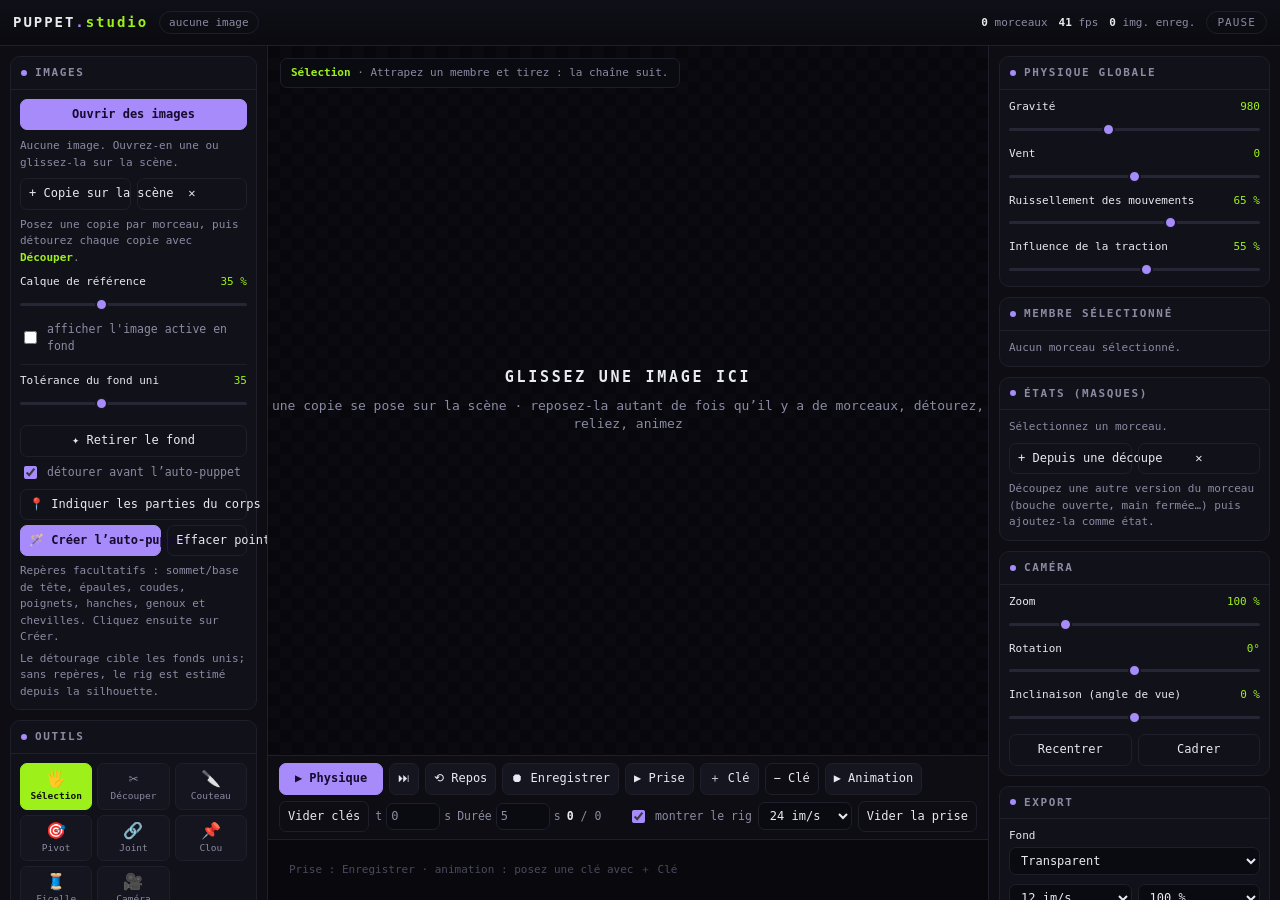
<file: apps/puppet-studio/index.html>
<!doctype html>
<html lang="fr">
<head>
<meta charset="utf-8">
<meta name="viewport" content="width=device-width, initial-scale=1">
<title>PUPPET.studio — marionnettes articulées, physique et export GIF</title>
<style>
:root{
  --bg:#07070b; --panel:#0d0d13; --panel2:#11111a; --line:#1f1f2c;
  --txt:#e9e9f2; --dim:#8b8ba3; --acc:#a78bfa; --acc2:#9ef01a; --ok:#36d399; --warn:#ffd166; --bad:#ff4d6d;
  --mono:ui-monospace,"SF Mono",Menlo,Consolas,"DejaVu Sans Mono",monospace;
}
*{box-sizing:border-box}
html,body{height:100%}
body{margin:0;background:var(--bg);color:var(--txt);font:13px/1.45 var(--mono);overflow:hidden;-webkit-font-smoothing:antialiased}
button,input,select{font:inherit;color:inherit}
::-webkit-scrollbar{width:9px;height:9px}
::-webkit-scrollbar-thumb{background:#23232f;border-radius:9px}
::-webkit-scrollbar-track{background:transparent}

.bar{height:46px;display:flex;align-items:center;gap:11px;padding:0 13px;border-bottom:1px solid var(--line);background:linear-gradient(180deg,#0f0f17,#0a0a10)}
.logo{font-weight:700;letter-spacing:.14em;font-size:14px}
.logo span{color:var(--acc)}
.logo b{color:var(--acc2);font-weight:700}
.badge{padding:3px 9px;border:1px solid var(--line);border-radius:999px;color:var(--dim);font-size:11px;white-space:nowrap;max-width:240px;overflow:hidden;text-overflow:ellipsis}
.spacer{flex:1}
.stat{font-size:11px;color:var(--dim)}
.stat b{color:var(--txt);font-weight:600}
#statMode{padding:3px 10px;border-radius:999px;border:1px solid var(--line);font-size:11px;letter-spacing:.1em;color:var(--dim)}
#statMode.sim{background:var(--acc2);border-color:var(--acc2);color:#0d1402;font-weight:600}
#statMode.rec{background:var(--bad);border-color:var(--bad);color:#fff;font-weight:600}
#statMode.busy{background:var(--warn);border-color:var(--warn);color:#201a05;font-weight:600}

main{height:calc(100% - 46px);display:grid;grid-template-columns:268px minmax(0,1fr) 292px}
.col{overflow-y:auto;background:var(--panel);padding:10px}
.col.left{border-right:1px solid var(--line)}
.col.right{border-left:1px solid var(--line)}
.stage{display:flex;flex-direction:column;min-width:0;background:#050508;position:relative}

.block{border:1px solid var(--line);border-radius:10px;margin-bottom:10px;background:var(--panel2)}
.block>h2{margin:0;padding:8px 10px;font-size:11px;letter-spacing:.15em;text-transform:uppercase;color:var(--dim);border-bottom:1px solid var(--line);display:flex;align-items:center;gap:8px}
.block>h2 i{width:6px;height:6px;border-radius:50%;background:var(--acc);font-style:normal}
.block>h2 u{margin-left:auto;text-decoration:none;color:var(--acc2);font-size:10px}
.block .body{padding:9px}
.hint{color:var(--dim);font-size:11px;line-height:1.5;margin:0}

.ctrl{margin-bottom:9px}
.ctrl:last-child{margin-bottom:0}
.ctrl .lab{display:flex;justify-content:space-between;gap:8px;margin-bottom:3px;font-size:11px}
.ctrl .lab span:last-child{color:var(--acc2);font-variant-numeric:tabular-nums}
input[type=range]{-webkit-appearance:none;appearance:none;width:100%;height:3px;border-radius:3px;background:#262634;outline:none;margin:4px 0 0}
input[type=range]::-webkit-slider-thumb{-webkit-appearance:none;width:13px;height:13px;border-radius:50%;background:var(--acc);border:2px solid #15151f;cursor:pointer}
input[type=range]::-moz-range-thumb{width:13px;height:13px;border:2px solid #15151f;border-radius:50%;background:var(--acc);cursor:pointer}
select,input[type=number],input[type=text]{width:100%;background:#0a0a11;border:1px solid var(--line);border-radius:7px;padding:5px 7px;font-size:12px}
input[type=color]{width:100%;height:28px;background:#0a0a11;border:1px solid var(--line);border-radius:7px;padding:2px;cursor:pointer}
select:focus,input:focus{border-color:var(--acc2);outline:none}
.row{display:flex;gap:6px}
.row>*{flex:1;min-width:0}
button{background:#15151f;border:1px solid var(--line);border-radius:7px;padding:6px 8px;cursor:pointer;transition:.12s;font-size:12px;white-space:nowrap}
button:hover{border-color:var(--acc2);color:#fff}
button:active{transform:translateY(1px)}
button.primary{background:var(--acc);border-color:var(--acc);color:#140b2e;font-weight:600}
button.primary:hover{filter:brightness(1.12);color:#140b2e}
button.ghost{background:transparent}
button.on{background:var(--acc2);border-color:var(--acc2);color:#0d1402;font-weight:600}
button.danger:hover{border-color:var(--bad);color:var(--bad)}
button:disabled{opacity:.4;cursor:not-allowed}
label.check{display:flex;align-items:center;gap:7px;font-size:11.5px;color:var(--dim);cursor:pointer;margin:6px 0 0}
label.check input{accent-color:var(--acc)}

.tools{display:grid;grid-template-columns:repeat(3,1fr);gap:5px}
.tools button{display:flex;flex-direction:column;align-items:center;gap:3px;padding:7px 3px;font-size:9.5px;color:var(--dim);line-height:1.2}
.tools button em{font-style:normal;font-size:16px;line-height:1}
.tools button.on{color:#0d1402}

.list{display:flex;flex-direction:column;gap:4px;max-height:232px;overflow-y:auto}
.item{display:flex;align-items:center;gap:6px;padding:5px 7px;border:1px solid var(--line);border-radius:7px;background:#0a0a11;cursor:pointer;font-size:11.5px}
.item:hover{border-color:#2f2f42}
.item.on{border-color:var(--acc);background:#171026}
.item .nm{flex:1;overflow:hidden;text-overflow:ellipsis;white-space:nowrap}
.item .tag{font-size:9.5px;padding:1px 5px;border-radius:999px;border:1px solid var(--line);color:var(--dim)}
.item .tag.joint{color:var(--acc2);border-color:#2c3a12}
.item .tag.nail{color:var(--warn);border-color:#3a3112}
.item .tag.rope{color:var(--acc);border-color:#2b2347}
.item button{padding:1px 5px;border:0;background:none;color:var(--dim);font-size:12px}
.item button:hover{color:var(--acc2)}
.item .z{font-size:9.5px;color:var(--dim);font-variant-numeric:tabular-nums}
.item .thumb{width:26px;height:26px;object-fit:cover;border-radius:4px;border:1px solid var(--line);background:#07070b;flex:none}
.hint b{color:var(--acc2);font-weight:600}

.view{flex:1;min-height:0;position:relative;overflow:hidden;
  background:linear-gradient(45deg,#0a0a10 25%,transparent 25%,transparent 75%,#0a0a10 75%) 0 0/24px 24px,
             linear-gradient(45deg,#0a0a10 25%,#07070c 25%,#07070c 75%,#0a0a10 75%) 12px 12px/24px 24px}
#stageCanvas{display:block;width:100%;height:100%;touch-action:none;cursor:crosshair}
.view.drag{outline:2px dashed var(--acc);outline-offset:-10px}
.tip{position:absolute;left:12px;top:12px;padding:6px 10px;border-radius:7px;background:#0b0b12dd;border:1px solid var(--line);font-size:11px;color:var(--dim);pointer-events:none;max-width:60%}
.tip b{color:var(--acc2)}
.empty{position:absolute;inset:0;display:flex;flex-direction:column;gap:8px;align-items:center;justify-content:center;text-align:center;color:var(--dim);pointer-events:none}
.empty strong{color:var(--txt);font-size:15px;letter-spacing:.18em}
.stage.ready .empty{display:none}

.transport{display:flex;align-items:center;gap:6px;padding:7px 11px;border-top:1px solid var(--line);background:var(--panel);flex-wrap:wrap}
.time{font-size:11.5px;color:var(--dim);font-variant-numeric:tabular-nums;white-space:nowrap}
.time b{color:var(--txt)}
.tl-wrap{border-top:1px solid var(--line);background:#08080d;padding:6px 11px 8px}
#timeline{display:block;width:100%;height:46px;cursor:pointer}

.meter{height:4px;background:#1b1b26;border-radius:4px;overflow:hidden;margin-top:6px}
.meter i{display:block;height:100%;width:0;background:linear-gradient(90deg,var(--acc),var(--acc2));transition:width .12s}
.files{margin-top:7px;display:flex;flex-direction:column;gap:5px}
.file{display:flex;align-items:center;gap:7px;font-size:11px;padding:5px 7px;border:1px solid var(--line);border-radius:7px;background:#0a0a11}
.file span{flex:1;overflow:hidden;text-overflow:ellipsis;white-space:nowrap;color:var(--dim)}
.file a{color:var(--acc2);text-decoration:none}
.kbd{display:inline-block;min-width:17px;text-align:center;padding:1px 5px;border-radius:4px;border:1px solid var(--line);background:#15151f;color:var(--txt);font-size:10.5px}
.help ul{margin:0;padding:0}
.help li{margin-bottom:4px;list-style:none;display:flex;gap:6px;align-items:baseline;font-size:11px}
.help li span.d{color:var(--dim)}
.menu{position:fixed;z-index:80;min-width:228px;max-width:280px;background:var(--panel2);border:1px solid var(--line);border-radius:10px;padding:6px;box-shadow:0 20px 44px #000b;display:none}
.menu.show{display:block}
.menu h4{margin:0 0 5px;padding:4px 7px 7px;font-size:10.5px;letter-spacing:.12em;text-transform:uppercase;color:var(--acc);border-bottom:1px solid var(--line);overflow:hidden;text-overflow:ellipsis;white-space:nowrap}
.menu .info{display:flex;justify-content:space-between;gap:10px;padding:2px 7px;font-size:11px;color:var(--dim)}
.menu .info b{color:var(--txt);font-weight:600;text-align:right;overflow:hidden;text-overflow:ellipsis;white-space:nowrap}
.menu hr{border:0;border-top:1px solid var(--line);margin:5px 0}
.menu button{display:block;width:100%;text-align:left;background:transparent;border:0;border-radius:6px;padding:5px 7px;font-size:11.5px;color:var(--txt)}
.menu button:hover{background:#1c1c29;color:#fff;border:0}
.menu button.danger{color:var(--bad)}
.menu button.off{color:var(--dim)}
.menu .sub{display:flex;gap:4px;padding:2px 3px}
.menu .sub button{text-align:center;border:1px solid var(--line)}
.toast{position:fixed;left:50%;bottom:20px;transform:translateX(-50%);background:#15151f;border:1px solid var(--acc2);color:var(--txt);padding:9px 16px;border-radius:8px;font-size:12px;opacity:0;pointer-events:none;transition:.22s;z-index:60}
.toast.show{opacity:1;transform:translateX(-50%) translateY(-6px)}
.overlay{position:fixed;inset:0;background:#05050ad9;display:none;align-items:center;justify-content:center;z-index:70;backdrop-filter:blur(3px)}
.overlay.show{display:flex}
.card{width:min(440px,92vw);border:1px solid var(--line);border-radius:12px;background:var(--panel2);padding:17px}
.card h3{margin:0 0 9px;font-size:13px;letter-spacing:.14em;text-transform:uppercase;color:var(--acc)}
@media (max-width:1240px){main{grid-template-columns:236px minmax(0,1fr)}.col.right{display:none}}
</style>
</head>
<body>

<header class="bar">
  <div class="logo">PUPPET<span>.</span><b>studio</b></div>
  <div class="badge" id="badgeSource">aucune image</div>
  <div class="spacer"></div>
  <div class="stat"><b id="statParts">0</b> morceaux</div>
  <div class="stat"><b id="statFps">0</b> fps</div>
  <div class="stat"><b id="statTake">0</b> img. enreg.</div>
  <div id="statMode">PAUSE</div>
</header>

<main>
  <!-- ========================= gauche ========================= -->
  <aside class="col left">
    <div class="block">
      <h2><i></i>Images <u id="statImages"></u></h2>
      <div class="body">
        <button id="btnOpenImage" class="primary" style="width:100%">Ouvrir des images</button>
        <input type="file" id="imageInput" accept="image/*" multiple hidden>
        <div class="list" id="imageList" style="max-height:168px;margin-top:8px"></div>
        <div class="row" style="margin-top:7px">
          <button id="btnAddCopy" class="ghost" title="Poser une copie sur la scène (A)">+ Copie sur la scène</button>
          <button id="btnDelImage" class="ghost danger" title="Retirer l'image de la liste">✕</button>
        </div>
        <p class="hint" style="margin-top:7px">Posez une copie par morceau, puis détourez chaque copie avec <b>Découper</b>.</p>
        <div class="ctrl" style="margin-top:8px">
          <div class="lab"><span>Calque de référence</span><span id="outRef">35 %</span></div>
          <input type="range" id="rngRef" min="0" max="100" step="1" value="35">
        </div>
        <label class="check"><input type="checkbox" id="chkRef"> afficher l'image active en fond</label>
        <div style="border-top:1px solid var(--line);margin:10px 0 8px"></div>
        <div class="ctrl">
          <div class="lab"><span>Tolérance du fond uni</span><span id="outBgTolerance">35</span></div>
          <input type="range" id="rngBgTolerance" min="0" max="100" step="1" value="35">
        </div>
        <button id="btnRemoveBg" class="ghost" style="width:100%;margin-top:5px">✦ Retirer le fond</button>
        <label class="check"><input type="checkbox" id="chkAutoBg" checked> détourer avant l’auto-puppet</label>
        <button id="btnMarkPuppet" class="ghost" style="width:100%;margin-top:7px">📍 Indiquer les parties du corps</button>
        <div class="row" style="margin-top:5px">
          <button id="btnAutoPuppet" class="primary" style="flex:2">🪄 Créer l’auto-puppet</button>
          <button id="btnClearPuppetMarks" class="ghost" title="Effacer les repères">Effacer points</button>
        </div>
        <p id="puppetMarkStatus" class="hint" style="margin-top:7px">Repères facultatifs : sommet/base de tête, épaules, coudes, poignets, hanches, genoux et chevilles. Cliquez ensuite sur Créer.</p>
        <p class="hint" style="margin-top:5px">Le détourage cible les fonds unis; sans repères, le rig est estimé depuis la silhouette.</p>
      </div>
    </div>

    <div class="block">
      <h2><i></i>Outils</h2>
      <div class="body">
        <div class="tools" id="toolHost"></div>
        <p class="hint" id="toolHelp" style="margin-top:8px">Sélection : attrapez un membre et tirez.</p>
      </div>
    </div>

    <div class="block">
      <h2><i></i>Couteau</h2>
      <div class="body">
        <select id="selKnife">
          <option value="split">Couper en deux (trait)</option>
          <option value="keep">Garder l'intérieur (contour)</option>
          <option value="cut">Effacer l'intérieur (contour)</option>
        </select>
        <p class="hint" style="margin-top:7px">Le couteau agit sur le morceau sélectionné. Le contour tracé supprime ce qui dépasse.</p>
      </div>
    </div>

    <div class="block">
      <h2><i></i>Morceaux <u id="statZ"></u></h2>
      <div class="body">
        <div class="list" id="partList"></div>
        <div class="row" style="margin-top:7px">
          <button id="btnRaise" class="ghost" title="Rapprocher (Z+)">Z ▲</button>
          <button id="btnLower" class="ghost" title="Éloigner (Z−)">Z ▼</button>
          <button id="btnDelete" class="ghost danger" title="Supprimer">✕</button>
        </div>
      </div>
    </div>
  </aside>

  <!-- ========================= scène ========================= -->
  <section class="stage" id="stage">
    <div class="view" id="view">
      <canvas id="stageCanvas"></canvas>
      <div class="tip" id="tip">Chargez une image puis découpez vos morceaux.</div>
      <div class="empty">
        <strong>GLISSEZ UNE IMAGE ICI</strong>
        <div>une copie se pose sur la scène · reposez-la autant de fois qu’il y a de morceaux, détourez, reliez, animez</div>
      </div>
    </div>

    <div class="transport">
      <button id="btnSim" class="primary" style="min-width:104px">▶ Physique</button>
      <button id="btnStep" title="Une image">⏭</button>
      <button id="btnRest" title="Replacer au repos">⟲ Repos</button>
      <button id="btnRecord" style="min-width:108px">⏺ Enregistrer</button>
      <button id="btnPlayTake" title="Relire la prise enregistrée">▶ Prise</button>
      <button id="btnAddKey" title="Créer ou remplacer une clé à cette seconde">＋ Clé</button>
      <button id="btnDeleteKey" class="ghost" title="Supprimer la clé au curseur">− Clé</button>
      <button id="btnPlayKeys" title="Lire l’animation par clés">▶ Animation</button>
      <button id="btnClearKeys" class="ghost" title="Effacer toutes les clés">Vider clés</button>
      <label class="time" style="display:flex;align-items:center;gap:4px">t <input id="keyTimeInput" type="number" min="0" max="60" step="0.1" value="0" style="width:54px;padding:4px"> s</label>
      <label class="time" style="display:flex;align-items:center;gap:4px">Durée <input id="keyDuration" type="number" min="1" max="60" step="1" value="5" style="width:54px;padding:4px"> s</label>
      <div class="time"><b id="timeFrame">0</b> / <span id="timeTotal">0</span></div>
      <div class="spacer"></div>
      <label class="check" style="margin:0"><input type="checkbox" id="chkRig" checked> montrer le rig</label>
      <select id="selCapFps" style="width:94px" title="Cadence d'enregistrement">
        <option value="12">12 im/s</option>
        <option value="15">15 im/s</option>
        <option value="24" selected>24 im/s</option>
        <option value="30">30 im/s</option>
      </select>
      <button id="btnClearTake" class="ghost">Vider la prise</button>
    </div>

    <div class="tl-wrap"><canvas id="timeline" height="46"></canvas></div>
  </section>

  <!-- ========================= droite ========================= -->
  <aside class="col right">
    <div class="block">
      <h2><i></i>Physique globale</h2>
      <div class="body">
        <div class="ctrl">
          <div class="lab"><span>Gravité</span><span id="outGravity">980</span></div>
          <input type="range" id="rngGravity" min="0" max="2500" step="10" value="980">
        </div>
        <div class="ctrl">
          <div class="lab"><span>Vent</span><span id="outWind">0</span></div>
          <input type="range" id="rngWind" min="-600" max="600" step="10" value="0">
        </div>
        <div class="ctrl">
          <div class="lab"><span>Ruissellement des mouvements</span><span id="outFlow">65 %</span></div>
          <input type="range" id="rngFlow" min="0" max="100" step="1" value="65">
        </div>
        <div class="ctrl">
          <div class="lab"><span>Influence de la traction</span><span id="outReach">55 %</span></div>
          <input type="range" id="rngReach" min="0" max="100" step="1" value="55">
        </div>
      </div>
    </div>

    <div class="block">
      <h2><i></i>Membre sélectionné</h2>
      <div class="body" id="partPanel">
        <p class="hint" id="noPart">Aucun morceau sélectionné.</p>
        <div id="partBody" style="display:none">
          <input type="text" id="inpName" placeholder="nom du membre">
          <div class="ctrl" style="margin-top:7px">
            <div class="lab"><span>Attache</span><span id="outLink"></span></div>
            <select id="selLink">
              <option value="free">Libre (tombe)</option>
              <option value="joint">Joint (rotation seule)</option>
              <option value="nail">Clou (bloqué)</option>
              <option value="rope">Ficelle (chute bloquée)</option>
            </select>
          </div>
          <div class="ctrl">
            <div class="lab"><span>Matière</span><span id="outMat"></span></div>
            <select id="selMaterial"></select>
          </div>
          <div class="ctrl">
            <div class="lab"><span>Masse</span><span id="outMass">1.0</span></div>
            <input type="range" id="rngMass" min="0.1" max="8" step="0.1" value="1">
          </div>
          <div class="ctrl">
            <div class="lab"><span>Raideur</span><span id="outStiff">6</span></div>
            <input type="range" id="rngStiff" min="0" max="60" step="0.5" value="6">
          </div>
          <div class="ctrl">
            <div class="lab"><span>Amortissement</span><span id="outDamp">4</span></div>
            <input type="range" id="rngDamp" min="0.2" max="14" step="0.1" value="4">
          </div>
          <div class="ctrl">
            <div class="lab"><span>Souplesse (déformation)</span><span id="outBend">30 %</span></div>
            <input type="range" id="rngBend" min="0" max="100" step="1" value="30">
          </div>
          <div class="ctrl">
            <div class="lab"><span>Texture</span><span id="outTex">auto</span></div>
            <select id="selTexture"></select>
          </div>
          <div class="ctrl">
            <div class="lab"><span>Grain de la texture</span><span id="outTexMix">35 %</span></div>
            <input type="range" id="rngTexMix" min="0" max="100" step="1" value="35">
          </div>
          <div class="ctrl">
            <div class="lab"><span>Profondeur Z</span><span id="outZ">0</span></div>
            <input type="range" id="rngZ" min="-50" max="50" step="1" value="0">
          </div>
          <label class="check"><input type="checkbox" id="chkLimit"> limiter l'angle</label>
          <div class="row" style="margin-top:6px">
            <input type="number" id="numMin" value="-60" step="5" title="Angle minimum (°)">
            <input type="number" id="numMax" value="60" step="5" title="Angle maximum (°)">
          </div>
          <div class="row" style="margin-top:7px">
            <button id="btnSetRest" class="ghost">Pose de repos</button>
            <button id="btnDetach" class="ghost">Détacher</button>
          </div>
        </div>
      </div>
    </div>

    <div class="block">
      <h2><i></i>États (masques)</h2>
      <div class="body">
        <div class="list" id="stateList" style="max-height:150px"></div>
        <div class="row" style="margin-top:7px">
          <button id="btnAddState" class="ghost">+ Depuis une découpe</button>
          <button id="btnDelState" class="ghost danger">✕</button>
        </div>
        <p class="hint" style="margin-top:7px">Découpez une autre version du morceau (bouche ouverte, main fermée…) puis ajoutez-la comme état.</p>
      </div>
    </div>

    <div class="block">
      <h2><i></i>Caméra</h2>
      <div class="body">
        <div class="ctrl">
          <div class="lab"><span>Zoom</span><span id="outZoom">100 %</span></div>
          <input type="range" id="rngZoom" min="20" max="400" step="1" value="100">
        </div>
        <div class="ctrl">
          <div class="lab"><span>Rotation</span><span id="outRot">0°</span></div>
          <input type="range" id="rngRot" min="-180" max="180" step="1" value="0">
        </div>
        <div class="ctrl">
          <div class="lab"><span>Inclinaison (angle de vue)</span><span id="outTilt">0 %</span></div>
          <input type="range" id="rngTilt" min="-70" max="70" step="1" value="0">
        </div>
        <div class="row">
          <button id="btnCamReset" class="ghost">Recentrer</button>
          <button id="btnCamFit" class="ghost">Cadrer</button>
        </div>
      </div>
    </div>

    <div class="block">
      <h2><i></i>Export</h2>
      <div class="body">
        <div class="ctrl">
          <div class="lab"><span>Fond</span><span></span></div>
          <select id="selBg">
            <option value="none" selected>Transparent</option>
            <option value="color">Couleur unie</option>
            <option value="image">Image source</option>
          </select>
        </div>
        <input type="color" id="inpBgColor" value="#101018">
        <div class="row" style="margin-top:7px">
          <select id="selExpFps" title="Cadence">
            <option value="12" selected>12 im/s</option>
            <option value="15">15 im/s</option>
            <option value="24">24 im/s</option>
            <option value="30">30 im/s</option>
          </select>
          <select id="selExpScale" title="Échelle">
            <option value="1" selected>100 %</option>
            <option value="0.75">75 %</option>
            <option value="0.5">50 %</option>
          </select>
        </div>
        <div class="ctrl" style="margin-top:7px">
          <div class="lab"><label for="numExportSeconds">Durée max (s)</label><span>0 = toute la prise</span></div>
          <input type="number" id="numExportSeconds" min="0" max="3600" step="0.1" value="0">
          <p class="hint" style="margin-top:5px">La vidéo, le GIF et la séquence s’arrêtent à cette limite ou à la fin de l’animation, sans la répéter.</p>
        </div>
        <div class="ctrl" style="margin-top:7px">
          <div class="lab"><span>Couleurs du GIF</span><span id="outColors">128</span></div>
          <input type="range" id="rngColors" min="8" max="255" step="1" value="128">
        </div>
        <button id="btnGif" class="primary" style="width:100%">⬇ Exporter en GIF</button>
        <button id="btnWebm" style="width:100%;margin-top:6px">⬇ Exporter en WebM</button>
        <button id="btnZip" style="width:100%;margin-top:6px">⬇ Séquence PNG (ZIP)</button>
        <div class="meter"><i id="meter"></i></div>
        <p class="hint" id="exportInfo" style="margin-top:6px">Encodeur GIF intégré : palette adaptative + transparence.</p>
      </div>
    </div>

    <div class="block">
      <h2><i></i>Projet</h2>
      <div class="body">
        <div class="row">
          <button id="btnSaveProject" class="ghost">Enregistrer .json</button>
          <button id="btnLoadProject" class="ghost">Charger</button>
        </div>
        <input type="file" id="projectInput" accept="application/json" hidden>
      </div>
    </div>

    <div class="block">
      <h2><i></i>Fichiers produits</h2>
      <div class="body"><div class="files" id="fileList"><p class="hint" id="noFiles">Rien pour l'instant.</p></div></div>
    </div>

    <div class="block">
      <h2><i></i>Raccourcis</h2>
      <div class="body help">
        <ul>
          <li><span class="kbd">V</span><span class="kbd">D</span><span class="kbd">K</span> <span class="d">sélection, découpe, couteau</span></li>
          <li><span class="kbd">J</span><span class="kbd">N</span><span class="kbd">F</span> <span class="d">joint, clou, ficelle</span></li>
          <li><span class="kbd">P</span> <span class="d">placer le pivot</span></li>
          <li><span class="kbd">A</span> <span class="d">poser une copie de l’image active</span></li>
          <li><span class="kbd">Espace</span> <span class="d">physique marche / arrêt</span></li>
          <li><span class="kbd">R</span> <span class="d">enregistrer la prise</span></li>
          <li><span class="kbd">Entrée</span> <span class="d">valider la découpe · <span class="kbd">Échap</span> annuler</span></li>
          <li><span class="kbd">Suppr</span> <span class="d">supprimer le morceau</span></li>
          <li><span class="kbd">clic droit</span> <span class="d">fiche du morceau : réglages, retrait d’outils</span></li>
          <li><span class="kbd">molette</span> <span class="d">zoom · clic du milieu : déplacer</span></li>
        </ul>
      </div>
    </div>
  </aside>
</main>

<div class="menu" id="menu"></div>
<div class="toast" id="toast"></div>
<div class="overlay" id="overlay">
  <div class="card">
    <h3 id="overlayTitle">Export</h3>
    <p class="hint" id="overlayText">Encodage…</p>
    <div class="meter"><i id="overlayMeter"></i></div>
    <button id="btnCancel" class="ghost" style="width:100%;margin-top:11px">Annuler</button>
  </div>
</div>

<script>
/* === PUPPET_CORE_START === moteur pur, testable hors navigateur */
const MATERIALS = {
  tissu:  { label: 'Tissu',  mass: 0.6, stiffness: 1.6,  damping: 3.2, bend: 70,  slices: 14, profile: 'wave' },
  papier: { label: 'Papier', mass: 0.4, stiffness: 26,   damping: 5.5, bend: 22,  slices: 6,  profile: 'crease' },
  peau:   { label: 'Peau',   mass: 1.2, stiffness: 9,    damping: 2.4, bend: 38,  slices: 10, profile: 'jiggle' },
  bois:   { label: 'Bois',   mass: 2.2, stiffness: 44,   damping: 6.5, bend: 4,   slices: 3,  profile: 'rigid' },
  metal:  { label: 'Métal',  mass: 3.4, stiffness: 60,   damping: 8,   bend: 2,   slices: 3,  profile: 'rigid' },
  gelee:  { label: 'Gelée',  mass: 0.9, stiffness: 3,    damping: 1.1, bend: 100, slices: 16, profile: 'jiggle' }
};

const PHYS = (function () {

  function clamp(value, low, high) { return value < low ? low : (value > high ? high : value); }

  function normalizeAngle(angle) {
    while (angle > Math.PI) angle -= Math.PI * 2;
    while (angle < -Math.PI) angle += Math.PI * 2;
    return angle;
  }

  function localToWorld(part, lx, ly) {
    const cos = Math.cos(part.angle), sin = Math.sin(part.angle);
    return { x: part.x + lx * cos - ly * sin, y: part.y + lx * sin + ly * cos };
  }

  function worldToLocal(part, wx, wy) {
    const cos = Math.cos(-part.angle), sin = Math.sin(-part.angle);
    const dx = wx - part.x, dy = wy - part.y;
    return { x: dx * cos - dy * sin, y: dx * sin + dy * cos };
  }

  function indexParts(parts) {
    const byId = new Map();
    for (let i = 0; i < parts.length; i++) byId.set(parts[i].id, parts[i]);
    return byId;
  }

  function depthOf(part, byId) {
    let depth = 0, cursor = part, guard = 0;
    while (cursor && cursor.parentId != null && guard++ < 64) {
      cursor = byId.get(cursor.parentId);
      depth++;
    }
    return depth;
  }

  function sortedByDepth(parts, byId) {
    const map = byId || indexParts(parts);
    return parts.slice().sort(function (a, b) { return depthOf(a, map) - depthOf(b, map); });
  }

  function isAncestor(candidate, part, byId) {
    let cursor = part, guard = 0;
    while (cursor && guard++ < 64) {
      if (cursor.id === candidate.id) return true;
      cursor = cursor.parentId == null ? null : byId.get(cursor.parentId);
    }
    return false;
  }

  function anchorWorld(part, byId) {
    const parent = part.parentId == null ? null : byId.get(part.parentId);
    if (parent) return localToWorld(parent, part.anchor.x, part.anchor.y);
    if (part.rope) return { x: part.rope.x, y: part.rope.y };
    return { x: part.x, y: part.y };
  }

  function updateWorld(part, byId) {
    if (part.link !== 'joint') return part;
    const parent = part.parentId == null ? null : byId.get(part.parentId);
    if (!parent) return part;
    const pivot = localToWorld(parent, part.anchor.x, part.anchor.y);
    part.x = pivot.x;
    part.y = pivot.y;
    part.angle = parent.angle + part.localAngle;
    return part;
  }

  function updateTree(parts, byId) {
    const order = sortedByDepth(parts, byId);
    for (let i = 0; i < order.length; i++) updateWorld(order[i], byId);
    return order;
  }

  function applyRope(part, anchorX, anchorY, length) {
    const dx = part.x - anchorX, dy = part.y - anchorY;
    const distance = Math.sqrt(dx * dx + dy * dy);
    if (distance <= length || distance === 0) return false;
    const nx = dx / distance, ny = dy / distance;
    part.x = anchorX + nx * length;
    part.y = anchorY + ny * length;
    const radial = part.vx * nx + part.vy * ny;
    if (radial > 0) { part.vx -= radial * nx; part.vy -= radial * ny; }
    return true;
  }

  function ropeList(part) {
    if (Array.isArray(part.ropes)) return part.ropes;
    return part.rope ? [part.rope] : [];
  }

  function ropeLocal(part, rope) {
    const tether = rope || ropeList(part)[0];
    return (tether && tether.local) ? tether.local : { x: 0, y: 0 };
  }

  function ropeTie(part, rope) {
    const local = ropeLocal(part, rope);
    return localToWorld(part, local.x, local.y);
  }

  function applyRopeAt(part, anchorX, anchorY, length, tether) {
    const tie = ropeTie(part, tether);
    const dx = tie.x - anchorX, dy = tie.y - anchorY;
    const distance = Math.sqrt(dx * dx + dy * dy);
    if (distance <= length || distance === 0) return false;
    const nx = dx / distance, ny = dy / distance;
    const overshoot = distance - length;
    part.x -= nx * overshoot;
    part.y -= ny * overshoot;
    const radial = part.vx * nx + part.vy * ny;
    if (radial > 0) { part.vx -= radial * nx; part.vy -= radial * ny; }
    return true;
  }

  function applyRopeJoint(part, pivotX, pivotY, tether) {
    if (!tether) return false;
    let tie = ropeTie(part, tether);
    const armX = tie.x - pivotX, armY = tie.y - pivotY;
    if (armX * armX + armY * armY < 16) tie = localToWorld(part, part.com.x, part.com.y);
    const dx = tie.x - tether.x, dy = tie.y - tether.y;
    const distance = Math.sqrt(dx * dx + dy * dy);
    if (distance <= tether.length || distance === 0) return false;
    const targetX = tether.x + dx / distance * tether.length;
    const targetY = tether.y + dy / distance * tether.length;
    const current = Math.atan2(tie.y - pivotY, tie.x - pivotX);
    const wanted = Math.atan2(targetY - pivotY, targetX - pivotX);
    const delta = normalizeAngle(wanted - current);
    part.localAngle += delta;
    part.angVel *= 0.25;
    return true;
  }

  function pendulum(part, pivotX, pivotY, gravity, wind, dt, pivotAcc, flow) {
    const com = localToWorld(part, part.com.x, part.com.y);
    const rx = com.x - pivotX, ry = com.y - pivotY;
    const lengthSq = Math.max(64, rx * rx + ry * ry);
    let acceleration = (rx * gravity - ry * wind) / lengthSq;
    if (pivotAcc && flow > 0) {
      acceleration += flow * (ry * pivotAcc.x - rx * pivotAcc.y) / lengthSq;
    }
    const mass = Math.max(0.05, part.mass);
    acceleration += -part.stiffness * normalizeAngle(part.localAngle - part.rest) / mass;
    part.angVel += acceleration * dt;
    part.angVel /= (1 + (part.damping / mass) * dt);
    part.localAngle += part.angVel * dt;
    if (part.limit && part.limit.on) {
      const low = Math.min(part.limit.min, part.limit.max);
      const high = Math.max(part.limit.min, part.limit.max);
      if (part.localAngle < low) { part.localAngle = low; part.angVel *= -0.25; }
      else if (part.localAngle > high) { part.localAngle = high; part.angVel *= -0.25; }
    }
  }

  function step(scene, dt) {
    const parts = scene.parts;
    const byId = indexParts(parts);
    const order = sortedByDepth(parts, byId);
    const gravity = scene.gravity;
    const wind = scene.wind;
    const flow = scene.flow == null ? 0.65 : scene.flow;

    for (let i = 0; i < order.length; i++) {
      const part = order[i];
      if (part.held) { part.angVel *= 0.6; continue; }

      if (part.link === 'nail') {
        part.vx = 0; part.vy = 0; part.angVel = 0;
        continue;
      }

      if (part.link === 'free' || part.link === 'rope') {
        part.vx += wind * dt;
        part.vy += gravity * dt;
        const drag = 1 + 0.6 * dt;
        part.vx /= drag; part.vy /= drag;
        part.x += part.vx * dt;
        part.y += part.vy * dt;
        const ropes = ropeList(part);
        if (ropes.length) {
          for (let solve = 0; solve < 4; solve++) {
            for (let r = 0; r < ropes.length; r++) applyRopeAt(part, ropes[r].x, ropes[r].y, ropes[r].length, ropes[r]);
          }
          const before = part.localAngle;
          part.localAngle = part.angle;
          pendulum(part, part.x, part.y, gravity, wind, dt, null, 0);
          part.angle = part.localAngle;
          part.localAngle = before;
          for (let solve = 0; solve < 3; solve++) {
            for (let r = 0; r < ropes.length; r++) applyRopeAt(part, ropes[r].x, ropes[r].y, ropes[r].length, ropes[r]);
          }
        } else {
          part.angVel /= (1 + (part.damping / Math.max(0.05, part.mass)) * dt);
          part.angle += part.angVel * dt;
        }
        continue;
      }

      const parent = part.parentId == null ? null : byId.get(part.parentId);
      if (!parent) { part.link = 'free'; continue; }

      const pivot = localToWorld(parent, part.anchor.x, part.anchor.y);
      const previous = part.pivotVel || { x: 0, y: 0 };
      const velocity = {
        x: (pivot.x - (part.pivotPrev ? part.pivotPrev.x : pivot.x)) / dt,
        y: (pivot.y - (part.pivotPrev ? part.pivotPrev.y : pivot.y)) / dt
      };
      const pivotAcc = { x: (velocity.x - previous.x) / dt, y: (velocity.y - previous.y) / dt };
      part.pivotPrev = { x: pivot.x, y: pivot.y };
      part.pivotVel = velocity;

      part.x = pivot.x;
      part.y = pivot.y;
      part.angle = parent.angle + part.localAngle;
      pendulum(part, pivot.x, pivot.y, gravity, wind, dt, pivotAcc, flow);
      part.angle = parent.angle + part.localAngle;
      const ropes = ropeList(part);
      for (let solve = 0; solve < 3; solve++) {
        let corrected = false;
        for (let r = 0; r < ropes.length; r++) corrected = applyRopeJoint(part, pivot.x, pivot.y, ropes[r]) || corrected;
        if (!corrected) break;
      }
      if (ropes.length) part.angle = parent.angle + part.localAngle;
    }
    return order;
  }

  function dragChain(part, parts, grabLocal, targetX, targetY, options) {
    const byId = indexParts(parts);
    const reach = options && options.reach != null ? options.reach : 0.55;
    const iterations = options && options.iterations ? options.iterations : 5;
    const chain = [];
    let cursor = part, guard = 0;
    while (cursor && guard++ < 24) {
      chain.push(cursor);
      if (cursor.link !== 'joint') break;
      cursor = cursor.parentId == null ? null : byId.get(cursor.parentId);
    }

    for (let pass = 0; pass < iterations; pass++) {
      for (let i = 0; i < chain.length; i++) {
        const joint = chain[i];
        const weight = Math.pow(reach, i);
        if (weight < 0.01) break;
        const grab = localToWorld(part, grabLocal.x, grabLocal.y);
        if (joint.link === 'joint') {
          const parent = byId.get(joint.parentId);
          if (!parent) continue;
          const pivot = localToWorld(parent, joint.anchor.x, joint.anchor.y);
          const current = Math.atan2(grab.y - pivot.y, grab.x - pivot.x);
          const wanted = Math.atan2(targetY - pivot.y, targetX - pivot.x);
          let delta = normalizeAngle(wanted - current) * weight;
          const before = joint.localAngle;
          joint.localAngle += delta;
          if (joint.limit && joint.limit.on) {
            const low = Math.min(joint.limit.min, joint.limit.max);
            const high = Math.max(joint.limit.min, joint.limit.max);
            joint.localAngle = clamp(joint.localAngle, low, high);
          }
          joint.angVel = joint.angVel * 0.5 + (joint.localAngle - before) * 6;
          updateTree(parts, byId);
        } else if (joint.link !== 'nail') {
          joint.x += (targetX - grab.x) * weight;
          joint.y += (targetY - grab.y) * weight;
          joint.vx = (targetX - grab.x) * weight * 8;
          joint.vy = (targetY - grab.y) * weight * 8;
          const ropes = ropeList(joint);
          for (let r = 0; r < ropes.length; r++) applyRopeAt(joint, ropes[r].x, ropes[r].y, ropes[r].length, ropes[r]);
          updateTree(parts, byId);
        }
      }
    }
    return chain;
  }

  function sliceProfile(material, count) {
    const preset = MATERIALS[material] || MATERIALS.peau;
    const total = Math.max(1, count || preset.slices);
    const slices = [];
    for (let i = 0; i < total; i++) {
      const t = total === 1 ? 1 : i / (total - 1);
      let weight;
      if (preset.profile === 'wave') weight = Math.pow(t, 1.6) * (0.75 + 0.25 * Math.sin(t * Math.PI * 2));
      else if (preset.profile === 'crease') weight = t > 0.55 ? (t - 0.55) / 0.45 : 0;
      else if (preset.profile === 'jiggle') weight = Math.sin(t * Math.PI * 0.5);
      else weight = t * 0.15;
      slices.push({ t: t, weight: weight });
    }
    return slices;
  }

  return {
    clamp: clamp,
    normalizeAngle: normalizeAngle,
    localToWorld: localToWorld,
    worldToLocal: worldToLocal,
    indexParts: indexParts,
    depthOf: depthOf,
    sortedByDepth: sortedByDepth,
    isAncestor: isAncestor,
    anchorWorld: anchorWorld,
    updateWorld: updateWorld,
    updateTree: updateTree,
    applyRope: applyRope,
    applyRopeAt: applyRopeAt,
    applyRopeJoint: applyRopeJoint,
    ropeTie: ropeTie,
    step: step,
    dragChain: dragChain,
    sliceProfile: sliceProfile
  };
})();

const POLY = (function () {

  function bounds(points) {
    if (!points.length) return null;
    let minX = Infinity, minY = Infinity, maxX = -Infinity, maxY = -Infinity;
    for (let i = 0; i < points.length; i++) {
      if (points[i].x < minX) minX = points[i].x;
      if (points[i].y < minY) minY = points[i].y;
      if (points[i].x > maxX) maxX = points[i].x;
      if (points[i].y > maxY) maxY = points[i].y;
    }
    return { x: minX, y: minY, width: maxX - minX, height: maxY - minY };
  }

  function contains(points, x, y) {
    let inside = false;
    for (let i = 0, j = points.length - 1; i < points.length; j = i++) {
      const xi = points[i].x, yi = points[i].y, xj = points[j].x, yj = points[j].y;
      if (((yi > y) !== (yj > y)) && (x < (xj - xi) * (y - yi) / (yj - yi) + xi)) inside = !inside;
    }
    return inside;
  }

  function area(points) {
    let sum = 0;
    for (let i = 0, j = points.length - 1; i < points.length; j = i++) {
      sum += (points[j].x + points[i].x) * (points[j].y - points[i].y);
    }
    return Math.abs(sum / 2);
  }

  function centroid(points) {
    let sumX = 0, sumY = 0, sum = 0;
    for (let i = 0, j = points.length - 1; i < points.length; j = i++) {
      const cross = points[j].x * points[i].y - points[i].x * points[j].y;
      sum += cross;
      sumX += (points[j].x + points[i].x) * cross;
      sumY += (points[j].y + points[i].y) * cross;
    }
    if (Math.abs(sum) < 1e-6) {
      const box = bounds(points);
      return box ? { x: box.x + box.width / 2, y: box.y + box.height / 2 } : { x: 0, y: 0 };
    }
    return { x: sumX / (3 * sum), y: sumY / (3 * sum) };
  }

  function simplify(points, tolerance) {
    if (points.length < 3) return points.slice();
    const out = [points[0]];
    const limit = tolerance * tolerance;
    for (let i = 1; i < points.length; i++) {
      const last = out[out.length - 1];
      const dx = points[i].x - last.x, dy = points[i].y - last.y;
      if (dx * dx + dy * dy >= limit) out.push(points[i]);
    }
    if (out.length < 3) return points.slice();
    return out;
  }

  function halfPlane(from, to, side, extent) {
    const dx = to.x - from.x, dy = to.y - from.y;
    const length = Math.sqrt(dx * dx + dy * dy) || 1;
    const nx = -dy / length * side, ny = dx / length * side;
    const ex = dx / length * extent, ey = dy / length * extent;
    return [
      { x: from.x - ex, y: from.y - ey },
      { x: to.x + ex, y: to.y + ey },
      { x: to.x + ex + nx * extent, y: to.y + ey + ny * extent },
      { x: from.x - ex + nx * extent, y: from.y - ey + ny * extent }
    ];
  }

  return { bounds: bounds, contains: contains, area: area, centroid: centroid, simplify: simplify, halfPlane: halfPlane };
})();

const GIF = (function () {

  function collectSamples(frames, width, height, step) {
    const samples = [];
    for (let f = 0; f < frames.length; f++) {
      const data = frames[f];
      for (let i = 0; i < data.length; i += 4 * step) {
        if (data[i + 3] < 128) continue;
        samples.push([data[i], data[i + 1], data[i + 2]]);
      }
    }
    return samples;
  }

  function boxOf(colors) {
    const box = { colors: colors, min: [255, 255, 255], max: [0, 0, 0] };
    for (let i = 0; i < colors.length; i++) {
      for (let channel = 0; channel < 3; channel++) {
        const value = colors[i][channel];
        if (value < box.min[channel]) box.min[channel] = value;
        if (value > box.max[channel]) box.max[channel] = value;
      }
    }
    box.range = Math.max(box.max[0] - box.min[0], box.max[1] - box.min[1], box.max[2] - box.min[2]);
    return box;
  }

  function splitBox(box) {
    let channel = 0, best = -1;
    for (let i = 0; i < 3; i++) {
      const span = box.max[i] - box.min[i];
      if (span > best) { best = span; channel = i; }
    }
    const sorted = box.colors.slice().sort(function (a, b) { return a[channel] - b[channel]; });
    const middle = Math.floor(sorted.length / 2);
    return [boxOf(sorted.slice(0, middle)), boxOf(sorted.slice(middle))];
  }

  function averageColor(box) {
    let r = 0, g = 0, b = 0;
    for (let i = 0; i < box.colors.length; i++) {
      r += box.colors[i][0]; g += box.colors[i][1]; b += box.colors[i][2];
    }
    const count = Math.max(1, box.colors.length);
    return [Math.round(r / count), Math.round(g / count), Math.round(b / count)];
  }

  function medianCut(samples, maxColors) {
    if (!samples.length) return [[0, 0, 0]];
    let boxes = [boxOf(samples)];
    while (boxes.length < maxColors) {
      let target = -1, score = -1;
      for (let i = 0; i < boxes.length; i++) {
        if (boxes[i].colors.length < 2 || boxes[i].range === 0) continue;
        const value = boxes[i].range * Math.log(boxes[i].colors.length + 1);
        if (value > score) { score = value; target = i; }
      }
      if (target < 0) break;
      const pair = splitBox(boxes[target]);
      boxes.splice(target, 1, pair[0], pair[1]);
    }
    return boxes.map(averageColor);
  }

  function buildPalette(frames, maxColors, transparent) {
    const budget = Math.max(2, Math.min(transparent ? 255 : 256, maxColors));
    const samples = collectSamples(frames, 0, 0, 7);
    const colors = medianCut(samples, budget);
    const unique = [];
    const seen = new Set();
    for (let i = 0; i < colors.length; i++) {
      const key = (colors[i][0] << 16) | (colors[i][1] << 8) | colors[i][2];
      if (seen.has(key)) continue;
      seen.add(key);
      unique.push(colors[i]);
    }
    const palette = transparent ? [[0, 0, 0]].concat(unique) : unique.slice();
    while (palette.length < 2) palette.push([0, 0, 0]);
    return palette;
  }

  function nearestIndex(palette, lookup, start, r, g, b) {
    const key = ((r >> 3) << 10) | ((g >> 3) << 5) | (b >> 3);
    const cached = lookup[key];
    if (cached >= 0) return cached;
    let best = start, bestDistance = Infinity;
    for (let i = start; i < palette.length; i++) {
      const dr = palette[i][0] - r, dg = palette[i][1] - g, db = palette[i][2] - b;
      const distance = dr * dr * 0.3 + dg * dg * 0.59 + db * db * 0.11;
      if (distance < bestDistance) { bestDistance = distance; best = i; }
    }
    lookup[key] = best;
    return best;
  }

  function mapFrame(data, palette, lookup, transparent) {
    const start = transparent ? 1 : 0;
    const indices = new Uint8Array(data.length / 4);
    for (let i = 0, p = 0; i < data.length; i += 4, p++) {
      if (transparent && data[i + 3] < 128) { indices[p] = 0; continue; }
      indices[p] = nearestIndex(palette, lookup, start, data[i], data[i + 1], data[i + 2]);
    }
    return indices;
  }

  function lzwEncode(indices, minCodeSize) {
    const clearCode = 1 << minCodeSize;
    const endCode = clearCode + 1;
    let codeSize = minCodeSize + 1;
    let next = clearCode + 2;
    let dictionary = new Map();

    const bytes = [];
    let bitBuffer = 0, bitCount = 0;
    function emit(code) {
      bitBuffer |= code << bitCount;
      bitCount += codeSize;
      while (bitCount >= 8) {
        bytes.push(bitBuffer & 0xff);
        bitBuffer >>= 8;
        bitCount -= 8;
      }
    }

    emit(clearCode);
    let prefix = indices[0];
    for (let i = 1; i < indices.length; i++) {
      const suffix = indices[i];
      const key = (prefix << 8) | suffix;
      const found = dictionary.get(key);
      if (found !== undefined) {
        prefix = found;
        continue;
      }
      emit(prefix);
      if (next < 4096) {
        dictionary.set(key, next);
        next++;
        if (next === (1 << codeSize) + 1 && codeSize < 12) codeSize++;
      } else {
        emit(clearCode);
        dictionary = new Map();
        next = clearCode + 2;
        codeSize = minCodeSize + 1;
      }
      prefix = suffix;
    }
    emit(prefix);
    emit(endCode);
    if (bitCount > 0) bytes.push(bitBuffer & 0xff);

    const blocks = [];
    for (let i = 0; i < bytes.length; i += 255) {
      const slice = bytes.slice(i, i + 255);
      blocks.push(slice.length);
      for (let k = 0; k < slice.length; k++) blocks.push(slice[k]);
    }
    blocks.push(0);
    return new Uint8Array(blocks);
  }

  function encode(options) {
    const width = options.width;
    const height = options.height;
    const frames = options.frames;
    const transparent = options.transparent !== false;
    const palette = options.palette || buildPalette(frames, options.maxColors || 128, transparent);
    const lookup = new Int16Array(32768).fill(-1);
    const delay = Math.max(2, Math.round(options.delayCs || 8));

    let tableBits = 1;
    while ((1 << tableBits) < palette.length) tableBits++;
    if (tableBits > 8) tableBits = 8;
    const tableSize = 1 << tableBits;
    const minCodeSize = Math.max(2, tableBits);

    const chunks = [];
    const header = [];
    const push = function (array, values) { for (let i = 0; i < values.length; i++) array.push(values[i]); };

    push(header, [0x47, 0x49, 0x46, 0x38, 0x39, 0x61]);
    push(header, [width & 0xff, (width >> 8) & 0xff, height & 0xff, (height >> 8) & 0xff]);
    push(header, [0x80 | ((tableBits - 1) & 7) | (((tableBits - 1) & 7) << 4), 0, 0]);
    for (let i = 0; i < tableSize; i++) {
      const color = palette[i] || [0, 0, 0];
      push(header, [color[0] & 0xff, color[1] & 0xff, color[2] & 0xff]);
    }
    if (options.loop !== false) {
      push(header, [0x21, 0xff, 0x0b]);
      push(header, [0x4e, 0x45, 0x54, 0x53, 0x43, 0x41, 0x50, 0x45, 0x32, 0x2e, 0x30]);
      push(header, [0x03, 0x01, 0x00, 0x00, 0x00]);
    }
    chunks.push(new Uint8Array(header));

    for (let f = 0; f < frames.length; f++) {
      const indices = mapFrame(frames[f], palette, lookup, transparent);
      const control = [];
      push(control, [0x21, 0xf9, 0x04]);
      push(control, [(transparent ? 0x09 : 0x04), delay & 0xff, (delay >> 8) & 0xff, transparent ? 0 : 0, 0]);
      push(control, [0x2c, 0, 0, 0, 0, width & 0xff, (width >> 8) & 0xff, height & 0xff, (height >> 8) & 0xff, 0]);
      push(control, [minCodeSize]);
      chunks.push(new Uint8Array(control));
      chunks.push(lzwEncode(indices, minCodeSize));
      if (options.onProgress) options.onProgress((f + 1) / frames.length);
    }
    chunks.push(new Uint8Array([0x3b]));
    return chunks;
  }

  function concat(chunks) {
    let total = 0;
    for (let i = 0; i < chunks.length; i++) total += chunks[i].length;
    const out = new Uint8Array(total);
    let offset = 0;
    for (let i = 0; i < chunks.length; i++) { out.set(chunks[i], offset); offset += chunks[i].length; }
    return out;
  }

  return {
    buildPalette: buildPalette,
    medianCut: medianCut,
    mapFrame: mapFrame,
    lzwEncode: lzwEncode,
    encode: encode,
    concat: concat
  };
})();

const ZIP = (function () {
  let table = null;
  function crcTable() {
    if (table) return table;
    table = new Uint32Array(256);
    for (let n = 0; n < 256; n++) {
      let c = n;
      for (let k = 0; k < 8; k++) c = (c & 1) ? (0xedb88320 ^ (c >>> 1)) : (c >>> 1);
      table[n] = c >>> 0;
    }
    return table;
  }
  function crc32(bytes) {
    const tab = crcTable();
    let crc = 0xffffffff;
    for (let i = 0; i < bytes.length; i++) crc = tab[(crc ^ bytes[i]) & 0xff] ^ (crc >>> 8);
    return (crc ^ 0xffffffff) >>> 0;
  }
  function build(files) {
    const encoder = new TextEncoder();
    const parts = [], central = [];
    let offset = 0, centralSize = 0;
    for (let i = 0; i < files.length; i++) {
      const name = encoder.encode(files[i].name);
      const data = files[i].data;
      const crc = crc32(data);
      const local = new DataView(new ArrayBuffer(30));
      local.setUint32(0, 0x04034b50, true);
      local.setUint16(4, 20, true);
      local.setUint16(12, 0x2821, true);
      local.setUint32(14, crc, true);
      local.setUint32(18, data.length, true);
      local.setUint32(22, data.length, true);
      local.setUint16(26, name.length, true);
      parts.push(new Uint8Array(local.buffer), name, data);
      const dir = new DataView(new ArrayBuffer(46));
      dir.setUint32(0, 0x02014b50, true);
      dir.setUint16(4, 20, true);
      dir.setUint16(6, 20, true);
      dir.setUint16(12, 0x2821, true);
      dir.setUint32(16, crc, true);
      dir.setUint32(20, data.length, true);
      dir.setUint32(24, data.length, true);
      dir.setUint16(28, name.length, true);
      dir.setUint32(42, offset, true);
      central.push(new Uint8Array(dir.buffer), name);
      centralSize += 46 + name.length;
      offset += 30 + name.length + data.length;
    }
    const end = new DataView(new ArrayBuffer(22));
    end.setUint32(0, 0x06054b50, true);
    end.setUint16(8, files.length, true);
    end.setUint16(10, files.length, true);
    end.setUint32(12, centralSize, true);
    end.setUint32(16, offset, true);
    return parts.concat(central, [new Uint8Array(end.buffer)]);
  }
  return { crc32: crc32, build: build };
})();
/* === PUPPET_CORE_END === */
</script>

<script>
(function () {
"use strict";

const $ = function (id) { return document.getElementById(id); };
const view = $('view');
const canvas = $('stageCanvas');
const ctx = canvas.getContext('2d');

const TOOLS = [
  { id: 'select', label: 'Sélection', icon: '🖐', key: 'v', tip: 'Attrapez un membre et tirez : la chaîne suit.' },
  { id: 'cut',    label: 'Découper',  icon: '✂️', key: 'd', tip: 'Détourez une copie : cliquez le contour ou tracez à main levée. <b>Entrée</b> valide, <b>Échap</b> annule.' },
  { id: 'knife',  label: 'Couteau',   icon: '🔪', key: 'k', tip: 'Sur le morceau sélectionné : trait pour couper en deux, contour pour rogner.' },
  { id: 'pivot',  label: 'Pivot',     icon: '🎯', key: 'p', tip: 'Cliquez le point de rotation du morceau.' },
  { id: 'joint',  label: 'Joint',     icon: '🔗', key: 'j', tip: 'Cliquez l’enfant, puis le point d’accroche sur le parent.' },
  { id: 'nail',   label: 'Clou',      icon: '📌', key: 'n', tip: 'Cliquez un morceau : il est figé, la gravité ne l’atteint plus.' },
  { id: 'rope',   label: 'Ficelle',   icon: '🧵', key: 'f', tip: 'Cliquez le membre, puis un point fixe. Recommencez pour ajouter plusieurs suspentes; clic droit pour gérer les points.' },
  { id: 'cam',    label: 'Caméra',    icon: '🎥', key: 'c', tip: 'Glissez pour déplacer la vue, molette pour zoomer.' }
];

const scene = {
  parts: [],
  gravity: 980,
  wind: 0,
  flow: 0.65
};

const app = {
  image: null,
  imageX: 0,
  imageY: 0,
  puppetMarkPoints: {},
  markingPuppet: false,
  puppetMarkRestore: null,
  tool: 'select',
  selected: null,
  pending: null,
  draft: [],
  drag: null,
  pan: null,
  simulating: false,
  recording: false,
  playingTake: false,
  takeIndex: 0,
  take: { fps: 24, frames: [] },
  keyframes: [],
  keyTime: 0,
  keyDuration: 5,
  keyEditMode: false,
  playingKeys: false,
  accumulator: 0,
  last: 0,
  fps: 0,
  busy: false,
  cancel: false,
  seq: 1,
  camera: { x: 0, y: 0, zoom: 1, rot: 0, squash: 1 }
};

/* ------------------------------------------------------------- utilitaires */
function toast(message) {
  const el = $('toast');
  el.textContent = message;
  el.classList.add('show');
  clearTimeout(toast.timer);
  toast.timer = setTimeout(function () { el.classList.remove('show'); }, 2300);
}

function setMode(text, className) {
  const el = $('statMode');
  el.textContent = text;
  el.className = className || '';
}

function addFile(name, blob, download) {
  const url = URL.createObjectURL(blob);
  const list = $('fileList');
  const empty = $('noFiles');
  if (empty) empty.remove();
  const row = document.createElement('div');
  row.className = 'file';
  const label = document.createElement('span');
  label.textContent = name + ' · ' + (blob.size / 1048576).toFixed(2) + ' Mo';
  const link = document.createElement('a');
  link.href = url;
  link.download = name;
  link.textContent = 'télécharger';
  row.appendChild(label);
  row.appendChild(link);
  list.insertBefore(row, list.firstChild);
  if (download) link.click();
}

function toBlobAsync(target, type, quality) {
  return new Promise(function (resolve) { target.toBlob(resolve, type, quality); });
}

/* ------------------------------------------------------------- caméra */
function viewSize() {
  return { width: view.clientWidth || 800, height: view.clientHeight || 600 };
}

function worldToScreen(wx, wy) {
  const size = viewSize();
  const cam = app.camera;
  const dx = wx - cam.x, dy = wy - cam.y;
  const cos = Math.cos(cam.rot), sin = Math.sin(cam.rot);
  return {
    x: (dx * cos - dy * sin) * cam.zoom + size.width / 2,
    y: (dx * sin + dy * cos) * cam.zoom * cam.squash + size.height / 2
  };
}

function screenToWorld(sx, sy) {
  const size = viewSize();
  const cam = app.camera;
  const x = (sx - size.width / 2) / cam.zoom;
  const y = (sy - size.height / 2) / (cam.zoom * cam.squash);
  const cos = Math.cos(-cam.rot), sin = Math.sin(-cam.rot);
  return { x: x * cos - y * sin + cam.x, y: x * sin + y * cos + cam.y };
}

function pointerWorld(event) {
  const rect = canvas.getBoundingClientRect();
  return screenToWorld(event.clientX - rect.left, event.clientY - rect.top);
}

function applyCamera(target, size, scale) {
  const cam = app.camera;
  target.translate(size.width / 2 * scale, size.height / 2 * scale);
  target.scale(cam.zoom * scale, cam.zoom * cam.squash * scale);
  target.rotate(cam.rot);
  target.translate(-cam.x, -cam.y);
}

/* ------------------------------------------------------------- bibliothèque d’images */
function makeThumb(canvas) {
  const thumb = document.createElement('canvas');
  const scale = Math.min(1, 52 / Math.max(1, Math.max(canvas.width, canvas.height)));
  thumb.width = Math.max(1, Math.round(canvas.width * scale));
  thumb.height = Math.max(1, Math.round(canvas.height * scale));
  thumb.getContext('2d').drawImage(canvas, 0, 0, thumb.width, thumb.height);
  return thumb.toDataURL('image/png');
}

function setActiveImage(entry) {
  if(app.active!==entry&&(app.puppetMarkRestore||Object.keys(app.puppetMarkPoints||{}).length))clearPuppetMarks();
  app.active = entry || null;
  app.image = entry ? entry.canvas : null;
  if (entry) {
    app.imageX = -entry.canvas.width / 2;
    app.imageY = -entry.canvas.height / 2;
    $('badgeSource').textContent = entry.name + ' · ' + entry.canvas.width + '×' + entry.canvas.height;
  } else {
    $('badgeSource').textContent = 'aucune image';
  }
  refreshImages();
}

function addImage(canvas, name) {
  const entry = {
    id: 'i' + (app.seq++),
    name: (name || 'image').replace(/\.[^.]+$/, ''),
    canvas: canvas,
    thumb: makeThumb(canvas),
    copies: 0
  };
  app.images.push(entry);
  $('stage').classList.add('ready');
  setActiveImage(entry);
  return entry;
}

function addImageCopy(entry) {
  const source = entry || app.active;
  if (!source) { toast('Ouvrez d’abord une image'); return null; }
  if (source !== app.active) setActiveImage(source);
  const width = source.canvas.width, height = source.canvas.height;
  const rect = [{ x: 0, y: 0 }, { x: width, y: 0 }, { x: width, y: height }, { x: 0, y: height }];
  source.copies++;
  const part = createPart(rect, source.name + ' ' + source.copies);
  if (!part) { source.copies--; return null; }
  app.copyOffset = (app.copyOffset + 1) % 8;
  const shift = app.copyOffset * 22;
  part.x = app.camera.x + shift;
  part.y = app.camera.y + shift;
  part.home = { x: part.x, y: part.y, angle: part.angle, localAngle: part.localAngle };
  refreshImages();
  refreshParts();
  toast('Copie posée · détourez-la avec Découper (D)');
  return part;
}

function refreshImages() {
  const host = $('imageList');
  if (!host) return;
  host.innerHTML = '';
  if (!app.images.length) {
    const hint = document.createElement('p');
    hint.className = 'hint';
    hint.textContent = 'Aucune image. Ouvrez-en une ou glissez-la sur la scène.';
    host.appendChild(hint);
  }
  app.images.forEach(function (entry) {
    const item = document.createElement('div');
    item.className = 'item' + (app.active === entry ? ' on' : '');
    const thumb = document.createElement('img');
    thumb.className = 'thumb';
    thumb.src = entry.thumb;
    thumb.alt = entry.name;
    const name = document.createElement('div');
    name.className = 'nm';
    name.textContent = entry.name;
    const count = document.createElement('span');
    count.className = 'z';
    count.textContent = entry.copies + ' ×';
    const add = document.createElement('button');
    add.textContent = '＋';
    add.title = 'Poser une copie sur la scène';
    add.addEventListener('click', function (event) { event.stopPropagation(); addImageCopy(entry); });
    item.appendChild(thumb);
    item.appendChild(name);
    item.appendChild(count);
    item.appendChild(add);
    item.addEventListener('click', function () { setActiveImage(entry); });
    item.addEventListener('dblclick', function () { addImageCopy(entry); });
    host.appendChild(item);
  });
  $('statImages').textContent = app.images.length ? app.images.length + ' img' : '';
}

function loadImage(file) {
  if (!file) return;
  const url = URL.createObjectURL(file);
  const image = new Image();
  image.onload = function () {
    const buffer = document.createElement('canvas');
    buffer.width = image.naturalWidth;
    buffer.height = image.naturalHeight;
    buffer.getContext('2d').drawImage(image, 0, 0);
    URL.revokeObjectURL(url);
    const entry = addImage(buffer, file.name);
    addImageCopy(entry);
    fitCamera();
    setTool('cut');
  };
  image.onerror = function () { toast('Image illisible'); };
  image.src = url;
}

function loadImages(files) {
  if (!files) return;
  for (let i = 0; i < files.length; i++) {
    if (/^image\//.test(files[i].type)) loadImage(files[i]);
  }
}

function removeFlatBackground(imageCanvas, tolerance) {
  const width = imageCanvas.width, height = imageCanvas.height;
  if (width * height > 8000000) { toast('Image trop grande pour le détourage automatique (8 Mpx max)'); return false; }
  const imageCtx = imageCanvas.getContext('2d', { willReadFrequently: true });
  const frame = imageCtx.getImageData(0, 0, width, height), data = frame.data;
  const samples = [];
  const stride = Math.max(1, Math.floor(Math.min(width, height) / 80));
  [[0,0],[width-1,0],[0,height-1],[width-1,height-1]].forEach(function (corner) {
    for (let d = 0; d < 3; d++) {
      const x = corner[0] === 0 ? Math.min(width-1,d*stride) : Math.max(0,width-1-d*stride);
      const y = corner[1] === 0 ? Math.min(height-1,d*stride) : Math.max(0,height-1-d*stride);
      const p = (y * width + x) * 4;
      if (data[p+3] > 16) samples.push([data[p],data[p+1],data[p+2]]);
    }
  });
  if (!samples.length) return false;
  const bg = [0,1,2].map(function (channel) {
    const values = samples.map(function (v) { return v[channel]; }).sort(function (a,b) { return a-b; });
    return values[Math.floor(values.length/2)];
  });
  const threshold = 18 + Math.round(tolerance * 2.15), threshold2 = threshold * threshold;
  const total = width * height, queue = new Int32Array(total);
  let head = 0, tail = 0;
  function enqueue(index) {
    const p = index * 4;
    if (data[p+3] < 16) return;
    const dr=data[p]-bg[0],dg=data[p+1]-bg[1],db=data[p+2]-bg[2];
    if (dr*dr+dg*dg+db*db <= threshold2) { data[p+3]=0; queue[tail++]=index; }
  }
  for (let x=0;x<width;x++) { enqueue(x); if(height>1)enqueue((height-1)*width+x); }
  for (let y=1;y<height-1;y++) { enqueue(y*width); if(width>1)enqueue(y*width+width-1); }
  while(head<tail) {
    const at=queue[head++], x=at%width, y=(at/width)|0;
    if(x>0)enqueue(at-1); if(x+1<width)enqueue(at+1);
    if(y>0)enqueue(at-width); if(y+1<height)enqueue(at+width);
  }
  imageCtx.putImageData(frame,0,0);
  return tail > 0;
}

function removeActiveBackground(silent) {
  if (!app.active) { if(!silent)toast('Ouvrez d’abord une image'); return false; }
  const tolerance=+$('rngBgTolerance').value;
  const removed=removeFlatBackground(app.active.canvas,tolerance);
  if (!removed) { if(!silent)toast('Aucun fond uni détecté sur les bords'); return false; }
  app.image=app.active.canvas;
  app.active.thumb=makeThumb(app.active.canvas);
  refreshImages();
  if(!silent)toast('Fond uni supprimé · vous pouvez maintenant découper les membres');
  return true;
}

function capsulePoints(cx, cy, length, thickness, angle, steps) {
  const pts=[], radius=thickness/2, half=Math.max(0,length/2-radius), count=steps||8;
  for(let i=0;i<=count;i++){const a=angle-Math.PI/2+Math.PI*i/count;pts.push({x:cx+Math.cos(angle)*half+Math.cos(a)*radius,y:cy+Math.sin(angle)*half+Math.sin(a)*radius});}
  for(let i=0;i<=count;i++){const a=angle+Math.PI/2+Math.PI*i/count;pts.push({x:cx-Math.cos(angle)*half+Math.cos(a)*radius,y:cy-Math.sin(angle)*half+Math.sin(a)*radius});}
  return pts;
}

const PUPPET_MARK_SEQUENCE = [
  { id:'headTop', label:'sommet de la tête' }, { id:'headBottom', label:'base de la tête / menton' },
  { id:'shoulderL', label:'épaule gauche de l’image' }, { id:'elbowL', label:'coude gauche' }, { id:'wristL', label:'poignet gauche' },
  { id:'shoulderR', label:'épaule droite de l’image' }, { id:'elbowR', label:'coude droit' }, { id:'wristR', label:'poignet droit' },
  { id:'hipL', label:'hanche gauche' }, { id:'kneeL', label:'genou gauche' }, { id:'ankleL', label:'cheville gauche' },
  { id:'hipR', label:'hanche droite' }, { id:'kneeR', label:'genou droit' }, { id:'ankleR', label:'cheville droite' }
];

function updatePuppetMarkStatus() {
  const count=Object.keys(app.puppetMarkPoints).length, next=PUPPET_MARK_SEQUENCE[count];
  $('puppetMarkStatus').textContent=app.markingPuppet
    ? 'Point '+(count+1)+' / '+PUPPET_MARK_SEQUENCE.length+' : cliquez sur '+next.label+'. Retour = dernier point · Échap annule · Alt+glisser déplace la vue.'
    : count===PUPPET_MARK_SEQUENCE.length
      ? '14 / 14 points prêts · cliquez sur « Créer l’auto-puppet » pour générer le rig.'
      : count ? count+' / 14 points placés · reprenez le marquage pour compléter le corps.'
        : 'Repères facultatifs : tête, épaules, coudes, poignets, hanches, genoux et chevilles.';
}

function startPuppetMarking() {
  if(!app.active||!app.image){toast('Ouvrez d’abord une image');return;}
  if($('chkAutoBg').checked)removeActiveBackground(true);
  app.markingPuppet=true;app.puppetMarkPoints={};app.pending=null;app.drag=null;
  app.puppetMarkRestore={checked:$('chkRef').checked,alpha:app.refAlpha};
  $('chkRef').checked=true;$('rngRef').value=82;$('outRef').textContent='82 %';app.refAlpha=.82;
  if(app.simulating)setSimulating(false);
  setTool('select');
  const size=viewSize(),w=app.image.width,h=app.image.height;
  app.camera.x=app.imageX+w/2;app.camera.y=app.imageY+h/2;
  app.camera.zoom=PHYS.clamp(Math.min(size.width/(w+30),size.height/(h+30)),.2,4);
  syncCameraUI();updatePuppetMarkStatus();
  toast('Cliquez les repères dans l’ordre indiqué à gauche');
}

function stopPuppetMarking(restoreReference) {
  app.markingPuppet=false;
  if(restoreReference&&app.puppetMarkRestore){
    $('chkRef').checked=app.puppetMarkRestore.checked;app.refAlpha=app.puppetMarkRestore.alpha;
    $('rngRef').value=Math.round(app.refAlpha*100);$('outRef').textContent=Math.round(app.refAlpha*100)+' %';
  }
  app.puppetMarkRestore=null;updatePuppetMarkStatus();
}

function clearPuppetMarks() {
  stopPuppetMarking(true);app.puppetMarkPoints={};updatePuppetMarkStatus();
  toast('Repères du corps effacés');
}

function drawPuppetMarks(target) {
  const ids=Object.keys(app.puppetMarkPoints);if(!ids.length)return;
  const unit=1/Math.max(.08,app.camera.zoom);
  target.save();target.font=(11*unit)+'px ui-monospace,Menlo,monospace';target.textBaseline='middle';
  ids.forEach(function(id,index){
    const p=app.puppetMarkPoints[id],label=PUPPET_MARK_SEQUENCE[index].label;
    const x=app.imageX+p.x,y=app.imageY+p.y;
    target.fillStyle='#ffcf4a';target.strokeStyle='#17120a';target.lineWidth=2*unit;
    target.beginPath();target.arc(x,y,6*unit,0,Math.PI*2);target.fill();target.stroke();
    target.fillStyle='#fff4cf';target.fillText(String(index+1)+' · '+label,x+9*unit,y);
  });
  target.restore();
}

function clearStarterImageCopy(width,height) {
  scene.parts.slice().forEach(function(part){
    const state=part.states[0];
    if(part.name===app.active.name+' 1'&&part.states.length===1&&state&&state.imgX===0&&state.imgY===0&&state.w===width&&state.h===height)deletePart(part);
  });
}

function createPuppetFromMarks() {
  if(!app.active||!app.image){toast('Ouvrez d’abord une image');return;}
  if(Object.keys(app.puppetMarkPoints).length!==PUPPET_MARK_SEQUENCE.length){toast('Indiquez d’abord les 14 points du corps');return;}
  const m=app.puppetMarkPoints, source=app.image,width=source.width,height=source.height,made=[];
  function add(name,points,parentName,joint){
    if(!points||points.length<3)return null;
    const part=createPart(points,name);if(!part)return null;
    made.push({part:part,parentName:parentName,joint:joint});return part;
  }
  function segment(a,b,thickness){
    const len=Math.hypot(b.x-a.x,b.y-a.y),angle=Math.atan2(b.y-a.y,b.x-a.x);
    if(len<5)return null;
    return capsulePoints((a.x+b.x)/2,(a.y+b.y)/2,len,thickness,angle,8);
  }
  const shL=m.shoulderL,shR=m.shoulderR,hipL=m.hipL,hipR=m.hipR;
  const neck={x:(shL.x+shR.x)/2,y:(shL.y+shR.y)/2};
  const hipMid={x:(hipL.x+hipR.x)/2,y:(hipL.y+hipR.y)/2};
  if(Math.hypot(neck.x-hipMid.x,neck.y-hipMid.y)<12){toast('Repères trop proches : replacez les épaules et les hanches');return;}
  const requiredPairs=[['headTop','headBottom'],['shoulderL','elbowL'],['elbowL','wristL'],['shoulderR','elbowR'],['elbowR','wristR'],['hipL','kneeL'],['kneeL','ankleL'],['hipR','kneeR'],['kneeR','ankleR']];
  if(requiredPairs.some(function(pair){const a=m[pair[0]],b=m[pair[1]];return Math.hypot(a.x-b.x,a.y-b.y)<(pair[0]==='headTop'?8:6);})){toast('Deux repères sont trop proches : reprenez les points');return;}
  const torso=add('Torse', [neck,shR,hipR,hipL,shL],null,null);
  const top=m.headTop,bottom=m.headBottom,headAxis={x:bottom.x-top.x,y:bottom.y-top.y};
  const headH=Math.hypot(headAxis.x,headAxis.y),headRx=Math.max(8,Math.hypot(shR.x-shL.x,shR.y-shL.y)*.19,headH*.38);
  if(headH>7){
    const center={x:(top.x+bottom.x)/2,y:(top.y+bottom.y)/2},ux=headAxis.x/headH,uy=headAxis.y/headH;
    const head=[];for(let i=0;i<20;i++){const a=i*Math.PI*2/20;head.push({x:center.x-uy*Math.cos(a)*headRx+ux*Math.sin(a)*headH*.52,y:center.y+ux*Math.cos(a)*headRx+uy*Math.sin(a)*headH*.52});}
    add('Tête',head,'Torse',neck);
  }
  const shoulderSpan=Math.max(14,Math.hypot(shR.x-shL.x,shR.y-shL.y));
  const hipSpan=Math.max(14,Math.hypot(hipR.x-hipL.x,hipR.y-hipL.y));
  [['L','gauche'],['R','droite']].forEach(function(side){
    const upper=segment(m['shoulder'+side[0]],m['elbow'+side[0]],shoulderSpan*.24);
    const lower=segment(m['elbow'+side[0]],m['wrist'+side[0]],shoulderSpan*.18);
    const thigh=segment(m['hip'+side[0]],m['knee'+side[0]],hipSpan*.42);
    const shin=segment(m['knee'+side[0]],m['ankle'+side[0]],hipSpan*.29);
    const shoulder=m['shoulder'+side[0]],elbow=m['elbow'+side[0]],hip=m['hip'+side[0]],knee=m['knee'+side[0]];
    add('Bras '+side[1],upper,'Torse',shoulder);
    add('Avant-bras '+side[1],lower,'Bras '+side[1],elbow);
    add('Cuisse '+side[1],thigh,'Torse',hip);
    add('Jambe '+side[1],shin,'Cuisse '+side[1],knee);
  });
  if(!torso||made.length<10||!made.some(function(item){return item.part.name==='Tête';})){
    made.forEach(function(item){deletePart(item.part);});
    toast('Des segments sont trop petits : vérifiez les repères puis recommencez');return;
  }
  clearStarterImageCopy(width,height);
  const byName={};made.forEach(function(item){byName[item.part.name]=item.part;});
  made.forEach(function(item){
    const parent=byName[item.parentName];if(!parent||!item.joint)return;
    attachJoint(item.part,parent,app.imageX+item.joint.x,app.imageY+item.joint.y);
  });
  select(torso);setTool('select');fitCamera();stopPuppetMarking(true);
  app.puppetMarkPoints={};updatePuppetMarkStatus();
  toast('Marionnette guidée créée · '+made.length+' morceaux articulés');
}

function autoPuppet() {
  if(!app.active||!app.image){toast('Ouvrez d’abord une image');return;}
  if(app.markingPuppet){toast('Terminez les repères ou appuyez sur Échap');return;}
  const marked=Object.keys(app.puppetMarkPoints).length;
  if(marked===PUPPET_MARK_SEQUENCE.length){createPuppetFromMarks();return;}
  if(marked){toast('Complétez les repères ou effacez-les pour le mode estimé');return;}
  if($('chkAutoBg').checked)removeActiveBackground(true);
  const source=app.image, width=source.width,height=source.height;
  const pixels=source.getContext('2d',{willReadFrequently:true}).getImageData(0,0,width,height).data;
  let minX=width,minY=height,maxX=-1,maxY=-1, opaque=0;
  for(let y=0;y<height;y++)for(let x=0;x<width;x++)if(pixels[(y*width+x)*4+3]>36){opaque++;if(x<minX)minX=x;if(x>maxX)maxX=x;if(y<minY)minY=y;if(y>maxY)maxY=y;}
  if(maxX<0||opaque<25){toast('Aucun sujet opaque détecté');return;}
  const w=maxX-minX+1,h=maxY-minY+1,cx=(minX+maxX)/2;
  if(w<12||h<24){toast('Sujet trop petit pour créer une marionnette');return;}
  const made=[];
  /* Remplace la copie entière créée lors de l’import, si elle est encore intacte. */
  clearStarterImageCopy(width,height);
  function add(name,points,parentName,jointX,jointY){
    const part=createPart(points,name);if(!part)return null;made.push({part,parentName,jointX,jointY});return part;
  }
  const torsoTop=minY+h*.25, torsoBottom=minY+h*.61, torsoW=w*.34;
  const torso=add('Torse',[
    {x:cx-torsoW*.42,y:torsoTop},{x:cx+torsoW*.42,y:torsoTop},
    {x:cx+torsoW*.5,y:torsoTop+h*.13},{x:cx+torsoW*.42,y:torsoBottom},
    {x:cx-torsoW*.42,y:torsoBottom},{x:cx-torsoW*.5,y:torsoTop+h*.13}
  ],null,0,0);
  const headR=Math.max(w*.105,Math.min(h*.105,w*.2)), headY=minY+h*.14;
  const headPts=[];for(let i=0;i<16;i++){const a=i*Math.PI*2/16;headPts.push({x:cx+Math.cos(a)*headR,y:headY+Math.sin(a)*headR*1.1});}
  add('Tête',headPts,'Torse',cx,headY+headR*.75);
  const shoulderY=torsoTop+h*.04, hipY=torsoBottom-h*.02;
  [-1,1].forEach(function(side){
    const shoulderX=cx+side*torsoW*.48, elbowX=cx+side*w*.34, elbowY=minY+h*.43, handX=cx+side*w*.46, handY=minY+h*.55;
    const upper=capsulePoints((shoulderX+elbowX)/2,(shoulderY+elbowY)/2,Math.hypot(elbowX-shoulderX,elbowY-shoulderY),w*.105,Math.atan2(elbowY-shoulderY,elbowX-shoulderX));
    add(side<0?'Bras gauche':'Bras droit',upper,'Torse',shoulderX,shoulderY);
    const lower=capsulePoints((elbowX+handX)/2,(elbowY+handY)/2,Math.hypot(handX-elbowX,handY-elbowY),w*.085,Math.atan2(handY-elbowY,handX-elbowX));
    add(side<0?'Avant-bras gauche':'Avant-bras droit',lower,side<0?'Bras gauche':'Bras droit',elbowX,elbowY);
    const kneeX=cx+side*w*.13,kneeY=minY+h*.79,footX=cx+side*w*.17,footY=maxY;
    const thigh=capsulePoints((cx+side*w*.12+kneeX)/2,(hipY+kneeY)/2,Math.hypot(kneeX-(cx+side*w*.12),kneeY-hipY),w*.14,Math.atan2(kneeY-hipY,side*w*.02));
    add(side<0?'Cuisse gauche':'Cuisse droite',thigh,'Torse',cx+side*w*.12,hipY);
    const shin=capsulePoints((kneeX+footX)/2,(kneeY+footY)/2,Math.hypot(footX-kneeX,footY-kneeY),w*.095,Math.atan2(footY-kneeY,footX-kneeX));
    add(side<0?'Jambe gauche':'Jambe droite',shin,side<0?'Cuisse gauche':'Cuisse droite',kneeX,kneeY);
  });
  if(!made.length){toast('Impossible de créer la marionnette');return;}
  const byName={};made.forEach(function(item){byName[item.part.name]=item.part;});
  made.forEach(function(item){
    const parent=byName[item.parentName];if(!parent)return;
    const wx=app.imageX+item.jointX,wy=app.imageY+item.jointY;
    attachJoint(item.part,parent,wx,wy);
  });
  if(torso)select(torso);
  setTool('select');
  fitCamera();
  toast('Auto-puppet créé · '+made.length+' membres détectés, ajustez les joints et les contours');
}

/* ------------------------------------------------------------- morceaux */
function makeState(points, name) {
  const box = POLY.bounds(points);
  if (!box || box.width < 2 || box.height < 2) return null;
  const x0 = Math.max(0, Math.floor(box.x));
  const y0 = Math.max(0, Math.floor(box.y));
  const x1 = Math.min(app.image.width, Math.ceil(box.x + box.width));
  const y1 = Math.min(app.image.height, Math.ceil(box.y + box.height));
  const width = Math.max(2, x1 - x0);
  const height = Math.max(2, y1 - y0);

  const texture = document.createElement('canvas');
  texture.width = width;
  texture.height = height;
  const target = texture.getContext('2d');
  target.drawImage(app.image, -x0, -y0);
  target.globalCompositeOperation = 'destination-in';
  target.beginPath();
  target.moveTo(points[0].x - x0, points[0].y - y0);
  for (let i = 1; i < points.length; i++) target.lineTo(points[i].x - x0, points[i].y - y0);
  target.closePath();
  target.fill();

  return {
    name: name || 'état ' + (app.seq++),
    canvas: texture,
    mask: readMask(texture),
    w: width,
    h: height,
    ox: 0,
    oy: 0,
    imgX: x0,
    imgY: y0
  };
}

function readMask(texture) {
  const data = texture.getContext('2d').getImageData(0, 0, texture.width, texture.height).data;
  const mask = new Uint8Array(texture.width * texture.height);
  for (let i = 0, p = 0; i < data.length; i += 4, p++) mask[p] = data[i + 3];
  return mask;
}

function applyMaterial(part, material) {
  const preset = MATERIALS[material] || MATERIALS.peau;
  part.material = material;
  part.mass = preset.mass;
  part.stiffness = preset.stiffness;
  part.damping = preset.damping;
  part.bend = preset.bend;
  part.slices = PHYS.sliceProfile(material, preset.slices);
}

function createPart(points, name) {
  if (!app.image) { toast('Chargez d’abord une image'); return null; }
  const state = makeState(points, 'base');
  if (!state) { toast('Contour trop petit'); return null; }
  const centroid = POLY.centroid(points);
  state.ox = state.imgX - centroid.x;
  state.oy = state.imgY - centroid.y;

  const part = {
    id: 'p' + (app.seq++),
    name: name || 'morceau ' + (scene.parts.length + 1),
    states: [state],
    active: 0,
    x: app.imageX + centroid.x,
    y: app.imageY + centroid.y,
    angle: 0,
    localAngle: 0,
    rest: 0,
    vx: 0, vy: 0, angVel: 0,
    z: scene.parts.length,
    link: 'free',
    parentId: null,
    anchor: { x: 0, y: 0 },
    rope: null,
    ropes: [],
    com: { x: state.ox + state.w / 2, y: state.oy + state.h / 2 },
    limit: { on: false, min: -Math.PI / 3, max: Math.PI / 3 },
    texture: 'auto',
    textureMix: 35,
    held: false,
    visible: true,
    phase: Math.random() * Math.PI * 2
  };
  applyMaterial(part, 'peau');
  scene.parts.push(part);
  select(part);
  refreshParts();
  return part;
}

function currentState(part) { return part.states[Math.min(part.active, part.states.length - 1)]; }

function hitPart(part, wx, wy) {
  if (!part.visible) return false;
  const state = currentState(part);
  const local = PHYS.worldToLocal(part, wx, wy);
  const px = Math.round(local.x - state.ox);
  const py = Math.round(local.y - state.oy);
  if (px < 0 || py < 0 || px >= state.w || py >= state.h) return false;
  return state.mask[py * state.w + px] > 40;
}

function pickPart(wx, wy) {
  const sorted = scene.parts.slice().sort(function (a, b) { return b.z - a.z; });
  for (let i = 0; i < sorted.length; i++) if (hitPart(sorted[i], wx, wy)) return sorted[i];
  return null;
}

function select(part) {
  app.selected = part;
  refreshParts();
  refreshPartPanel();
  refreshStates();
}

function deletePart(part) {
  if (!part) return;
  scene.parts.forEach(function (other) {
    if (other.parentId === part.id) { other.parentId = null; other.link = 'free'; }
  });
  scene.parts = scene.parts.filter(function (other) { return other.id !== part.id; });
  if (app.selected === part) app.selected = null;
  refreshParts();
  refreshPartPanel();
  refreshStates();
}

/* ------------------------------------------------------------- couteau */
function cutPart(part, polygonWorld, keepInside) {
  const state = currentState(part);
  const local = polygonWorld.map(function (point) {
    const value = PHYS.worldToLocal(part, point.x, point.y);
    return { x: value.x - state.ox, y: value.y - state.oy };
  });
  const target = state.canvas.getContext('2d');
  target.save();
  target.globalCompositeOperation = keepInside ? 'destination-in' : 'destination-out';
  target.beginPath();
  target.moveTo(local[0].x, local[0].y);
  for (let i = 1; i < local.length; i++) target.lineTo(local[i].x, local[i].y);
  target.closePath();
  target.fill();
  target.restore();
  state.mask = readMask(state.canvas);
  state.baked = null;
}

function trimPart(part) {
  const state = currentState(part);
  const data = state.canvas.getContext('2d').getImageData(0, 0, state.w, state.h).data;
  let minX = state.w, minY = state.h, maxX = -1, maxY = -1;
  for (let y = 0; y < state.h; y++) {
    for (let x = 0; x < state.w; x++) {
      if (data[(y * state.w + x) * 4 + 3] <= 8) continue;
      if (x < minX) minX = x;
      if (x > maxX) maxX = x;
      if (y < minY) minY = y;
      if (y > maxY) maxY = y;
    }
  }
  if (maxX < 0) return false;
  const width = maxX - minX + 1, height = maxY - minY + 1;
  if (width === state.w && height === state.h) { state.mask = readMask(state.canvas); return true; }
  const next = document.createElement('canvas');
  next.width = width;
  next.height = height;
  next.getContext('2d').drawImage(state.canvas, -minX, -minY);
  state.canvas = next;
  state.w = width;
  state.h = height;
  state.ox += minX;
  state.oy += minY;
  state.imgX += minX;
  state.imgY += minY;
  state.mask = readMask(next);
  state.baked = null;
  if (part.active === part.states.indexOf(state)) part.com = { x: state.ox + width / 2, y: state.oy + height / 2 };
  return true;
}

function hasChildren(part) {
  return scene.parts.some(function (other) { return other.parentId === part.id; });
}

function splitPart(part, from, to) {
  const state = currentState(part);
  const extent = (state.w + state.h) * 3;
  const left = POLY.halfPlane(from, to, 1, extent);
  const right = POLY.halfPlane(from, to, -1, extent);

  const clone = {
    name: part.name + ' (2)',
    canvas: document.createElement('canvas'),
    w: state.w, h: state.h, ox: state.ox, oy: state.oy, imgX: state.imgX, imgY: state.imgY
  };
  clone.canvas.width = state.w;
  clone.canvas.height = state.h;
  clone.canvas.getContext('2d').drawImage(state.canvas, 0, 0);
  clone.mask = readMask(clone.canvas);

  const piece = {
    id: 'p' + (app.seq++),
    name: part.name + ' (2)',
    states: [clone],
    active: 0,
    x: part.x, y: part.y, angle: part.angle, localAngle: 0, rest: 0,
    vx: 0, vy: 0, angVel: 0,
    z: part.z + 1,
    link: 'free', parentId: null, anchor: { x: 0, y: 0 }, rope: null, ropes: [],
    com: { x: clone.ox + clone.w / 2, y: clone.oy + clone.h / 2 },
    limit: { on: false, min: -Math.PI / 3, max: Math.PI / 3 },
    texture: part.texture || 'auto', textureMix: part.textureMix == null ? 35 : part.textureMix,
    held: false, visible: true, phase: Math.random() * Math.PI * 2
  };
  applyMaterial(piece, part.material);
  scene.parts.push(piece);

  cutPart(part, left, true);
  cutPart(piece, right, true);
  if (!trimPart(part)) deletePart(part);
  if (!trimPart(piece)) deletePart(piece);
  refreshParts();
  toast('Morceau coupé en deux');
  return piece;
}

/* ------------------------------------------------------------- listes */
function refreshParts() {
  const host = $('partList');
  host.innerHTML = '';
  const sorted = scene.parts.slice().sort(function (a, b) { return b.z - a.z; });
  sorted.forEach(function (part) {
    const item = document.createElement('div');
    item.className = 'item' + (app.selected === part ? ' on' : '');
    const name = document.createElement('div');
    name.className = 'nm';
    name.textContent = part.name;
    const tag = document.createElement('span');
    tag.className = 'tag ' + part.link;
    tag.textContent = part.link === 'joint' ? 'joint' : part.link === 'nail' ? 'clou' : part.link === 'rope' ? 'ficelle' : 'libre';
    const depth = document.createElement('span');
    depth.className = 'z';
    depth.textContent = 'z' + part.z;
    const eye = document.createElement('button');
    eye.textContent = part.visible ? '👁' : '🚫';
    eye.title = 'Afficher / masquer';
    eye.addEventListener('click', function (event) {
      event.stopPropagation();
      part.visible = !part.visible;
      refreshParts();
    });
    item.appendChild(name);
    item.appendChild(tag);
    item.appendChild(depth);
    item.appendChild(eye);
    item.addEventListener('click', function () { select(part); });
    item.addEventListener('contextmenu', function (event) {
      event.preventDefault();
      select(part);
      openMenu(event.clientX, event.clientY, part, { x: part.x, y: part.y });
    });
    host.appendChild(item);
  });
  $('statParts').textContent = String(scene.parts.length);
  $('statZ').textContent = scene.parts.length ? 'z ' + Math.min.apply(null, scene.parts.map(function (p) { return p.z; })) +
    ' → ' + Math.max.apply(null, scene.parts.map(function (p) { return p.z; })) : '';
}

function refreshPartPanel() {
  const part = app.selected;
  $('noPart').style.display = part ? 'none' : 'block';
  $('partBody').style.display = part ? 'block' : 'none';
  if (!part) return;
  $('inpName').value = part.name;
  $('selLink').value = part.link;
  const ropeCount = getRopes(part).length;
  $('outLink').textContent = (part.parentId ? 'sur ' + (scene.parts.filter(function (p) { return p.id === part.parentId; })[0] || {}).name : 'libre') +
    (ropeCount ? ' + ' + ropeCount + ' ficelle' + (ropeCount > 1 ? 's' : '') : '');
  $('selMaterial').value = part.material;
  $('outMat').textContent = (MATERIALS[part.material] || {}).label || '';
  $('rngMass').value = part.mass; $('outMass').textContent = part.mass.toFixed(1);
  $('rngStiff').value = part.stiffness; $('outStiff').textContent = part.stiffness.toFixed(1);
  $('rngDamp').value = part.damping; $('outDamp').textContent = part.damping.toFixed(1);
  $('rngBend').value = part.bend; $('outBend').textContent = Math.round(part.bend) + ' %';
  $('selTexture').value = part.texture || 'auto';
  $('outTex').textContent = textureLabel(part);
  const mix = part.textureMix == null ? 35 : part.textureMix;
  $('rngTexMix').value = mix; $('outTexMix').textContent = Math.round(mix) + ' %';
  $('rngZ').value = part.z; $('outZ').textContent = String(part.z);
  $('chkLimit').checked = part.limit.on;
  $('numMin').value = Math.round(part.limit.min * 180 / Math.PI);
  $('numMax').value = Math.round(part.limit.max * 180 / Math.PI);
}

function refreshStates() {
  const host = $('stateList');
  host.innerHTML = '';
  const part = app.selected;
  if (!part) {
    const hint = document.createElement('p');
    hint.className = 'hint';
    hint.textContent = 'Sélectionnez un morceau.';
    host.appendChild(hint);
    return;
  }
  part.states.forEach(function (state, index) {
    const item = document.createElement('div');
    item.className = 'item' + (part.active === index ? ' on' : '');
    const name = document.createElement('div');
    name.className = 'nm';
    name.textContent = state.name;
    const size = document.createElement('span');
    size.className = 'z';
    size.textContent = state.w + '×' + state.h;
    item.appendChild(name);
    item.appendChild(size);
    item.addEventListener('click', function () { part.active = index; refreshStates(); });
    item.addEventListener('dblclick', function () {
      const value = prompt('Nom de l’état', state.name);
      if (value) { state.name = value; refreshStates(); }
    });
    host.appendChild(item);
  });
}

/* ------------------------------------------------------------- outils */
app.clock = 0;
app.images = [];
app.active = null;
app.copyOffset = 0;
app.draftHost = null;
app.reach = 0.55;
app.refAlpha = 0.35;
app.capAcc = 0;
app.playAcc = 0;
app.stateTarget = null;
app.freehand = false;
app.knifeLine = null;

function toolById(id) {
  for (let i = 0; i < TOOLS.length; i++) if (TOOLS[i].id === id) return TOOLS[i];
  return TOOLS[0];
}

function buildTools() {
  const host = $('toolHost');
  host.innerHTML = '';
  TOOLS.forEach(function (tool) {
    const button = document.createElement('button');
    button.type = 'button';
    button.dataset.tool = tool.id;
    button.title = tool.label + ' (' + tool.key.toUpperCase() + ')';
    const icon = document.createElement('em');
    icon.textContent = tool.icon;
    button.appendChild(icon);
    button.appendChild(document.createTextNode(tool.label));
    button.addEventListener('click', function () { setTool(tool.id); });
    host.appendChild(button);
  });
}

function setTool(id) {
  const tool = toolById(id);
  app.tool = tool.id;
  app.pending = null;
  app.draft = [];
  app.knifeLine = null;
  app.draftHost = null;
  if (tool.id !== 'cut') app.stateTarget = null;
  $('toolHelp').innerHTML = tool.tip;
  $('tip').innerHTML = '<b>' + tool.label + '</b> · ' + tool.tip;
  const host = $('toolHost');
  for (let i = 0; i < host.children.length; i++) {
    host.children[i].classList.toggle('on', host.children[i].dataset.tool === tool.id);
  }
  canvas.style.cursor = tool.id === 'select' ? 'grab' : (tool.id === 'cam' ? 'move' : 'crosshair');
}

/* ------------------------------------------------------------- cadrage */
function syncCameraUI() {
  const cam = app.camera;
  const zoom = Math.round(cam.zoom * 100);
  const rot = Math.round(cam.rot * 180 / Math.PI);
  const tilt = Math.round((1 - cam.squash) * 100);
  $('rngZoom').value = zoom; $('outZoom').textContent = zoom + ' %';
  $('rngRot').value = rot; $('outRot').textContent = rot + '°';
  $('rngTilt').value = tilt; $('outTilt').textContent = tilt + ' %';
}

function partCorners(part) {
  const state = currentState(part);
  const box = [
    { x: state.ox, y: state.oy },
    { x: state.ox + state.w, y: state.oy },
    { x: state.ox + state.w, y: state.oy + state.h },
    { x: state.ox, y: state.oy + state.h }
  ];
  return box.map(function (point) { return PHYS.localToWorld(part, point.x, point.y); });
}

function sceneBounds() {
  let points = [];
  scene.parts.forEach(function (part) { if (part.visible) points = points.concat(partCorners(part)); });
  if (!points.length && app.image) {
    points = [
      { x: app.imageX, y: app.imageY },
      { x: app.imageX + app.image.width, y: app.imageY + app.image.height }
    ];
  }
  return points.length ? POLY.bounds(points) : null;
}

function fitCamera() {
  const box = sceneBounds();
  if (!box) return;
  const size = viewSize();
  app.camera.rot = 0;
  app.camera.squash = 1;
  app.camera.x = box.x + box.width / 2;
  app.camera.y = box.y + box.height / 2;
  const zoom = Math.min(size.width / Math.max(40, box.width + 90), size.height / Math.max(40, box.height + 90));
  app.camera.zoom = PHYS.clamp(zoom, 0.2, 4);
  syncCameraUI();
}

/* ------------------------------------------------------------- textures */
const TEXTURES = {
  tissu:  { label: 'Tissu tissé',   blend: 'overlay' },
  papier: { label: 'Papier froissé', blend: 'overlay' },
  peau:   { label: 'Peau / grain',  blend: 'soft-light' },
  bois:   { label: 'Bois veiné',    blend: 'overlay' },
  metal:  { label: 'Métal brossé',  blend: 'overlay' },
  gelee:  { label: 'Gelée',         blend: 'soft-light' },
  toile:  { label: 'Toile rugueuse', blend: 'overlay' },
  carton: { label: 'Carton',        blend: 'overlay' }
};
const textureCache = {};

function noise(seed) {
  let state = seed >>> 0;
  return function () {
    state = (state * 1664525 + 1013904223) >>> 0;
    return state / 4294967296;
  };
}

function buildTexture(kind) {
  const size = 128;
  const tau = Math.PI * 2 / size;
  const canvas = document.createElement('canvas');
  canvas.width = size;
  canvas.height = size;
  const paint = canvas.getContext('2d');
  const image = paint.createImageData(size, size);
  const data = image.data;
  const random = noise(kind.length * 9176 + 1337);
  for (let y = 0; y < size; y++) {
    for (let x = 0; x < size; x++) {
      const p = (y * size + x) * 4;
      let value = 128;
      if (kind === 'tissu') {
        value = 128 + (x % 4 < 2 ? 13 : -13) * (y % 8 < 4 ? 1 : -1)
                    + (y % 4 < 2 ? -11 : 11) * (x % 8 < 4 ? 1 : -1)
                    + (random() - 0.5) * 12;
      } else if (kind === 'toile') {
        value = 128 + (x % 8 < 4 ? 18 : -18) * (y % 16 < 8 ? 1 : -1)
                    + (y % 8 < 4 ? -16 : 16) * (x % 16 < 8 ? 1 : -1)
                    + (random() - 0.5) * 22;
      } else if (kind === 'papier') {
        value = 128 + (random() - 0.5) * 24 + Math.sin(x * tau * 3 + Math.sin(y * tau) * 3) * 6
                    + Math.sin((x + y) * tau * 2) * 3;
      } else if (kind === 'carton') {
        value = 128 + Math.sin(y * tau * 16) * 9 + (random() - 0.5) * 30
                    + Math.sin(x * tau * 2) * 4;
      } else if (kind === 'peau') {
        value = 128 + (random() - 0.5) * 9 + Math.sin(x * tau * 16) * Math.sin(y * tau * 16) * 4
                    + Math.sin((x + y) * tau * 2) * 5;
      } else if (kind === 'bois') {
        value = 128 + Math.sin((x + Math.sin(y * tau * 2) * 11) * tau * 6) * 17 + (random() - 0.5) * 9;
      } else if (kind === 'metal') {
        value = 128 + (random() - 0.5) * 7 + Math.sin(y * tau * 24) * 4 + (x % 16 === 0 ? 11 : 0)
                    + Math.sin(x * tau) * 7;
      } else if (kind === 'gelee') {
        value = 128 + Math.sin(x * tau * 2) * Math.cos(y * tau * 3) * 20 + (random() - 0.5) * 5;
      }
      const level = value < 0 ? 0 : (value > 255 ? 255 : value);
      data[p] = level; data[p + 1] = level; data[p + 2] = level; data[p + 3] = 255;
    }
  }
  paint.putImageData(image, 0, 0);
  return canvas;
}

function textureKind(part) {
  const choice = part.texture || 'auto';
  if (choice === 'none') return null;
  const kind = choice === 'auto' ? part.material : choice;
  return TEXTURES[kind] ? kind : null;
}

function textureLabel(part) {
  const choice = part.texture || 'auto';
  if (choice === 'none') return 'aucune';
  const kind = textureKind(part);
  if (!kind) return 'aucune';
  return (TEXTURES[kind].label) + (choice === 'auto' ? ' (auto)' : '');
}

function invalidateTexture(part) {
  part.states.forEach(function (state) { state.baked = null; });
}

function bakedArt(part, state) {
  const kind = textureKind(part);
  const mix = part.textureMix == null ? 35 : part.textureMix;
  if (!kind || mix <= 0) return state.canvas;
  const key = kind + '|' + Math.round(mix) + '|' + state.w + 'x' + state.h;
  if (state.baked && state.bakedKey === key) return state.baked;
  if (!textureCache[kind]) textureCache[kind] = buildTexture(kind);
  const baked = document.createElement('canvas');
  baked.width = state.w;
  baked.height = state.h;
  const paint = baked.getContext('2d');
  paint.drawImage(state.canvas, 0, 0);
  const pattern = paint.createPattern(textureCache[kind], 'repeat');
  if (pattern) {
    paint.globalCompositeOperation = TEXTURES[kind].blend;
    paint.globalAlpha = mix / 100;
    paint.fillStyle = pattern;
    paint.fillRect(0, 0, state.w, state.h);
    paint.globalAlpha = 1;
    paint.globalCompositeOperation = 'destination-in';
    paint.drawImage(state.canvas, 0, 0);
  }
  state.baked = baked;
  state.bakedKey = key;
  return baked;
}

/* ------------------------------------------------------------- rendu */
function pixelRatio() { return Math.min(2, window.devicePixelRatio || 1); }

function resizeCanvas() {
  const size = viewSize();
  const dpr = pixelRatio();
  const width = Math.max(1, Math.round(size.width * dpr));
  const height = Math.max(1, Math.round(size.height * dpr));
  if (canvas.width !== width || canvas.height !== height) { canvas.width = width; canvas.height = height; }
  return { size: size, dpr: dpr };
}

function drawReference(target, alpha) {
  if (!app.image || alpha <= 0) return;
  target.save();
  target.globalAlpha = alpha;
  target.drawImage(app.image, app.imageX, app.imageY);
  target.restore();
}

function drawPart(target, part) {
  if (!part.visible) return;
  const state = currentState(part);
  if (!state) return;
  target.save();
  target.translate(part.x, part.y);
  target.rotate(part.angle);
  const bend = (part.bend || 0) / 100;
  const slices = part.slices || [];
  const shear = PHYS.clamp(part.angVel * 0.1, -1.6, 1.6) * bend;
  const sway = (Math.abs(part.vx) > 1 ? PHYS.clamp(part.vx / 900, -1, 1) : 0) * bend;
  const art = bakedArt(part, state);
  if (slices.length < 2 || (Math.abs(shear) < 0.004 && Math.abs(sway) < 0.004)) {
    target.drawImage(art, state.ox, state.oy);
  } else {
    const count = slices.length;
    const band = state.h / count;
    for (let i = 0; i < count; i++) {
      const sy = i * band;
      const sh = Math.min(band + 1, state.h - sy);
      if (sh <= 0) continue;
      const weight = slices[i].weight;
      const wobble = Math.sin(app.clock * 3.4 + part.phase + slices[i].t * 4.2) * weight * bend * 1.8;
      const shift = (shear + sway) * weight * state.h * 0.2 + wobble;
      target.drawImage(art, 0, sy, state.w, sh, state.ox + shift, state.oy + sy, state.w, sh);
    }
  }
  target.restore();
}

function drawParts(target) {
  const order = scene.parts.slice().sort(function (a, b) { return a.z - b.z; });
  for (let i = 0; i < order.length; i++) drawPart(target, order[i]);
}

function drawRig(target) {
  const byId = PHYS.indexParts(scene.parts);
  const unit = 1 / Math.max(0.05, app.camera.zoom);
  target.save();
  target.lineWidth = 1.3 * unit;
  scene.parts.forEach(function (part) {
    if (!part.visible) return;
    if (part.link === 'joint' && part.parentId != null) {
      const anchor = PHYS.anchorWorld(part, byId);
      const com = PHYS.localToWorld(part, part.com.x, part.com.y);
      target.setLineDash([]);
      target.strokeStyle = 'rgba(158,240,26,.7)';
      target.beginPath();
      target.moveTo(anchor.x, anchor.y);
      target.lineTo(com.x, com.y);
      target.stroke();
      target.fillStyle = '#9ef01a';
      target.beginPath();
      target.arc(anchor.x, anchor.y, 4 * unit, 0, Math.PI * 2);
      target.fill();
    }
    if (part.link !== 'nail') {
      const ropes = getRopes(part);
      ropes.forEach(function(rope,index){
        const tie = PHYS.ropeTie(part, rope);
        target.setLineDash([6 * unit, 5 * unit]);
        target.strokeStyle = index ? 'rgba(167,139,250,.55)' : 'rgba(167,139,250,.9)';
        target.beginPath();
        target.moveTo(rope.x, rope.y);
        target.lineTo(tie.x, tie.y);
        target.stroke();
        target.setLineDash([]);
        target.fillStyle = '#a78bfa';
        target.beginPath();target.arc(rope.x, rope.y, 4 * unit, 0, Math.PI * 2);target.fill();
        target.beginPath();target.arc(tie.x, tie.y, 2.8 * unit, 0, Math.PI * 2);target.fill();
      });
    }
    if (part.link === 'nail') {
      target.setLineDash([]);
      target.strokeStyle = '#ffd166';
      target.beginPath();
      target.moveTo(part.x - 6 * unit, part.y - 6 * unit);
      target.lineTo(part.x + 6 * unit, part.y + 6 * unit);
      target.moveTo(part.x + 6 * unit, part.y - 6 * unit);
      target.lineTo(part.x - 6 * unit, part.y + 6 * unit);
      target.stroke();
    }
  });
  if (app.selected) {
    const corners = partCorners(app.selected);
    target.setLineDash([5 * unit, 4 * unit]);
    target.strokeStyle = 'rgba(167,139,250,.9)';
    target.beginPath();
    target.moveTo(corners[0].x, corners[0].y);
    for (let i = 1; i < corners.length; i++) target.lineTo(corners[i].x, corners[i].y);
    target.closePath();
    target.stroke();
    target.setLineDash([]);
    target.fillStyle = '#ff4d6d';
    target.beginPath();
    target.arc(app.selected.x, app.selected.y, 3.5 * unit, 0, Math.PI * 2);
    target.fill();
  }
  if (app.pending) {
    const corners = partCorners(app.pending);
    target.setLineDash([]);
    target.strokeStyle = 'rgba(255,209,102,.95)';
    target.lineWidth = 2 * unit;
    target.beginPath();
    target.moveTo(corners[0].x, corners[0].y);
    for (let i = 1; i < corners.length; i++) target.lineTo(corners[i].x, corners[i].y);
    target.closePath();
    target.stroke();
  }
  target.restore();
}

function drawDraft(target) {
  const unit = 1 / Math.max(0.05, app.camera.zoom);
  if (app.knifeLine) {
    target.save();
    target.strokeStyle = '#ff4d6d';
    target.lineWidth = 1.6 * unit;
    target.setLineDash([7 * unit, 5 * unit]);
    target.beginPath();
    target.moveTo(app.knifeLine.from.x, app.knifeLine.from.y);
    target.lineTo(app.knifeLine.to.x, app.knifeLine.to.y);
    target.stroke();
    target.restore();
  }
  if (app.draft.length < 1) return;
  target.save();
  target.strokeStyle = app.tool === 'knife' ? '#ff4d6d' : '#9ef01a';
  target.fillStyle = app.tool === 'knife' ? 'rgba(255,77,109,.14)' : 'rgba(158,240,26,.14)';
  target.lineWidth = 1.5 * unit;
  target.beginPath();
  target.moveTo(app.draft[0].x, app.draft[0].y);
  for (let i = 1; i < app.draft.length; i++) target.lineTo(app.draft[i].x, app.draft[i].y);
  if (app.draft.length > 2) { target.closePath(); target.fill(); }
  target.stroke();
  target.fillStyle = '#e9e9f2';
  for (let i = 0; i < app.draft.length; i++) {
    target.beginPath();
    target.arc(app.draft[i].x, app.draft[i].y, 2.6 * unit, 0, Math.PI * 2);
    target.fill();
  }
  target.restore();
}

function render() {
  const info = resizeCanvas();
  ctx.setTransform(info.dpr, 0, 0, info.dpr, 0, 0);
  ctx.clearRect(0, 0, info.size.width, info.size.height);
  ctx.save();
  applyCamera(ctx, info.size, 1);
  if ($('chkRef').checked) drawReference(ctx, app.refAlpha);
  drawParts(ctx);
  if ($('chkRig').checked) drawRig(ctx);
  drawDraft(ctx);
  drawPuppetMarks(ctx);
  ctx.restore();
}

/* ------------------------------------------------------------- frise */
function drawTimeline() {
  const strip = $('timeline'), dpr = pixelRatio();
  const width = Math.max(1, Math.round(strip.clientWidth * dpr));
  const height = Math.max(1, Math.round(46 * dpr));
  if (strip.width !== width || strip.height !== height) { strip.width = width; strip.height = height; }
  const g = strip.getContext('2d');
  g.setTransform(dpr, 0, 0, dpr, 0, 0);
  const w = strip.clientWidth, h = 46, total = app.take.frames.length;
  g.clearRect(0, 0, w, h);g.fillStyle = '#08080d';g.fillRect(0, 0, w, h);
  $('statTake').textContent = String(total);
  if (app.keyEditMode || app.keyframes.length) {
    const duration = Math.max(1, app.keyDuration), keys = app.keyframes;
    $('timeTotal').textContent = keys.length + ' clés';
    $('timeFrame').textContent = app.keyTime.toFixed(1) + ' s';
    g.fillStyle = '#1a1a25';g.fillRect(0, 15, w, 18);
    for(let second=0;second<=duration;second++){
      const x=second/duration*w;g.fillStyle='#363649';g.fillRect(x,13,1,22);
      if(w/duration>24){g.fillStyle='#77778b';g.font='9px ui-monospace,Menlo,monospace';g.fillText(second+'s',Math.min(w-22,x+3),11);}
    }
    g.fillStyle='rgba(167,139,250,.24)';g.fillRect(0,15,w,18);
    keys.forEach(function(key){
      const x=Math.max(4,Math.min(w-4,key.time/duration*w));
      g.fillStyle='#a78bfa';g.beginPath();g.moveTo(x,13);g.lineTo(x+5,23);g.lineTo(x,33);g.lineTo(x-5,23);g.closePath();g.fill();
    });
    const cursor=Math.max(0,Math.min(w,app.keyTime/duration*w));
    g.fillStyle=app.playingKeys?'#9ef01a':'#f5f4ff';g.fillRect(Math.max(0,cursor-1),5,2,36);
    g.fillStyle='#aeb0c0';g.font='10px ui-monospace,Menlo,monospace';
    g.fillText('ANIMATION · placez le curseur → bougez les membres → ＋ Clé · ◆ clés',8,44);
    return;
  }
  $('timeTotal').textContent = String(total);
  $('timeFrame').textContent = String(total ? Math.min(app.takeIndex + 1, total) : 0);
  if (!total) {
    g.fillStyle = '#4a4a60';g.font = '11px ui-monospace,Menlo,monospace';
    g.fillText('Prise : Enregistrer · animation : posez une clé avec ＋ Clé', 10, 27);
    return;
  }
  const step = w / total;
  for (let i = 0; i < total; i++) {g.fillStyle = (i % app.take.fps === 0) ? '#2d2d3f' : '#1a1a25';g.fillRect(i * step, 11, Math.max(1, step - 1), 24);}
  g.fillStyle = 'rgba(158,240,26,.18)';g.fillRect(0, 11, w, 24);
  const x = (Math.min(app.takeIndex, total - 1) + 0.5) * step;
  g.fillStyle = app.recording ? '#ff4d6d' : '#9ef01a';g.fillRect(Math.max(0, x - 1), 6, 2, 34);
  g.fillStyle = '#6b6b85';g.font = '10px ui-monospace,Menlo,monospace';
  g.fillText((total / app.take.fps).toFixed(2) + ' s @ ' + app.take.fps + ' im/s', 8, 9);
}

/* ------------------------------------------------------------- prise */
function snapshot() {
  return {
    cam: { x: app.camera.x, y: app.camera.y, zoom: app.camera.zoom, rot: app.camera.rot, squash: app.camera.squash },
    parts: scene.parts.map(function (part) {
      return {
        id: part.id, x: part.x, y: part.y, angle: part.angle, localAngle: part.localAngle,
        angVel: part.angVel, vx: part.vx, active: part.active, visible: part.visible
      };
    })
  };
}

function applySnapshot(frame, withCamera) {
  if (!frame) return;
  const byId = PHYS.indexParts(scene.parts);
  frame.parts.forEach(function (saved) {
    const part = byId.get(saved.id);
    if (!part) return;
    part.x = saved.x; part.y = saved.y; part.angle = saved.angle;
    if (saved.localAngle != null) part.localAngle = saved.localAngle;
    part.angVel = saved.angVel || 0; part.vx = saved.vx || 0;
    part.active = Math.min(saved.active || 0, part.states.length - 1);
    part.visible = saved.visible !== false;
  });
  if (withCamera !== false && frame.cam) {
    app.camera.x = frame.cam.x; app.camera.y = frame.cam.y;
    app.camera.zoom = frame.cam.zoom; app.camera.rot = frame.cam.rot; app.camera.squash = frame.cam.squash;
  }
}

function poseAtTime(time) {
  const keys=app.keyframes;if(!keys.length)return null;
  if(time<=keys[0].time)return keys[0].pose;
  if(time>=keys[keys.length-1].time)return keys[keys.length-1].pose;
  let right=1;while(right<keys.length&&keys[right].time<time)right++;
  const a=keys[right-1],b=keys[right],t=(time-a.time)/Math.max(.0001,b.time-a.time);
  const byA=new Map(a.pose.parts.map(function(p){return[p.id,p]}));
  const byB=new Map(b.pose.parts.map(function(p){return[p.id,p]}));
  const parts=scene.parts.map(function(part){
    const p=byA.get(part.id),q=byB.get(part.id);if(!p&&!q)return null;
    const from=p||q,to=q||p;
    return {id:part.id,x:from.x+(to.x-from.x)*t,y:from.y+(to.y-from.y)*t,
      angle:from.angle+PHYS.normalizeAngle(to.angle-from.angle)*t,
      localAngle:(from.localAngle==null?part.localAngle:from.localAngle)+PHYS.normalizeAngle((to.localAngle==null?part.localAngle:to.localAngle)-(from.localAngle==null?part.localAngle:from.localAngle))*t,
      active:t<1?from.active:to.active,visible:t<1?from.visible:to.visible};
  }).filter(Boolean);
  function mixCamera(key1,key2){
    if(!key1||!key2)return key1||key2;
    return {x:key1.x+(key2.x-key1.x)*t,y:key1.y+(key2.y-key1.y)*t,
      zoom:key1.zoom+(key2.zoom-key1.zoom)*t,rot:key1.rot+PHYS.normalizeAngle(key2.rot-key1.rot)*t,
      squash:key1.squash+(key2.squash-key1.squash)*t};
  }
  return {parts:parts,cam:mixCamera(a.pose.cam,b.pose.cam)};
}

function applyKeyPose(time,quiet) {
  const pose=poseAtTime(time);if(!pose)return;
  const byId=PHYS.indexParts(scene.parts);
  pose.parts.forEach(function(saved){
    const part=byId.get(saved.id);if(!part)return;
    part.active=Math.min(saved.active||0,part.states.length-1);part.visible=saved.visible!==false;
    part.localAngle=saved.localAngle==null?part.localAngle:saved.localAngle;
    part.x=saved.x;part.y=saved.y;part.angle=saved.angle;part.vx=0;part.vy=0;part.angVel=0;
  });
  PHYS.updateTree(scene.parts,byId);
  if(pose.cam){app.camera.x=pose.cam.x;app.camera.y=pose.cam.y;app.camera.zoom=pose.cam.zoom;app.camera.rot=pose.cam.rot;app.camera.squash=pose.cam.squash;}
  if(!quiet){refreshParts();refreshPartPanel();refreshStates();}
}

function seekKeyTime(time,apply) {
  app.keyDuration=Math.max(1,Math.min(60,+$('keyDuration').value||app.keyDuration||5));
  app.keyTime=Math.max(0,Math.min(app.keyDuration,+time||0));
  $('keyTimeInput').value=app.keyTime.toFixed(1);
  if(apply&&app.keyframes.length)applyKeyPose(app.keyTime);
}

function addKeyframe() {
  app.keyEditMode=true;app.playingKeys=false;app.playingTake=false;
  $('btnPlayKeys').classList.remove('on');$('btnPlayKeys').textContent='▶ Animation';$('btnPlayTake').classList.remove('on');
  if(app.simulating)setSimulating(false);
  app.keyDuration=Math.max(1,Math.min(60,+$('keyDuration').value||5));
  const time=Math.max(0,Math.min(app.keyDuration,+$('keyTimeInput').value||0));
  app.keyTime=time;
  const key={time:time,pose:snapshot()};
  const existing=app.keyframes.findIndex(function(item){return Math.abs(item.time-time)<.025;});
  if(existing>=0)app.keyframes[existing]=key;else app.keyframes.push(key);
  app.keyframes.sort(function(a,b){return a.time-b.time;});
  $('btnPlayKeys').classList.remove('on');
  drawTimeline();updateExportInfo();toast('Clé posée à '+time.toFixed(1)+' s · '+app.keyframes.length+' clé(s)');
}

function deleteKeyframe() {
  app.playingKeys=false;$('btnPlayKeys').classList.remove('on');$('btnPlayKeys').textContent='▶ Animation';
  if(!app.keyframes.length){toast('Aucune clé à supprimer');return;}
  let nearest=0;for(let i=1;i<app.keyframes.length;i++)if(Math.abs(app.keyframes[i].time-app.keyTime)<Math.abs(app.keyframes[nearest].time-app.keyTime))nearest=i;
  if(Math.abs(app.keyframes[nearest].time-app.keyTime)>.25){toast('Aucune clé près du curseur');return;}
  const removed=app.keyframes.splice(nearest,1)[0];
  toast('Clé de '+removed.time.toFixed(1)+' s supprimée');drawTimeline();updateExportInfo();
}

function playKeyframes() {
  if(!app.keyframes.length){toast('Posez au moins une clé avec ＋ Clé');return;}
  app.keyDuration=Math.max(1,Math.min(60,+$('keyDuration').value||5));
  app.keyEditMode=true;app.playingTake=false;app.playingKeys=true;app.keyTime=0;app.playAcc=0;
  if(app.simulating)setSimulating(false);
  $('btnPlayTake').classList.remove('on');
  $('btnPlayKeys').classList.add('on');$('btnPlayKeys').textContent='⏸ Animation';
  setMode('ANIM','sim');seekKeyTime(0,true);
}

function keyframesTick(dt) {
  app.keyTime+=dt;
  if(app.keyTime>=app.keyDuration){app.keyTime=app.keyDuration;applyKeyPose(app.keyTime,true);app.playingKeys=false;$('btnPlayKeys').classList.remove('on');$('btnPlayKeys').textContent='▶ Animation';setMode('PAUSE','');syncCameraUI();}
  else applyKeyPose(app.keyTime,true);
  $('keyTimeInput').value=app.keyTime.toFixed(1);
}

function markHome() {
  scene.parts.forEach(function (part) {
    if (!part.home) part.home = { x: part.x, y: part.y, angle: part.angle, localAngle: part.localAngle };
  });
}

function restPose() {
  scene.parts.forEach(function (part) {
    part.vx = 0; part.vy = 0; part.angVel = 0;
    part.pivotPrev = null; part.pivotVel = null;
    if (part.home) { part.x = part.home.x; part.y = part.home.y; part.angle = part.home.angle; }
    part.localAngle = part.rest;
  });
  PHYS.updateTree(scene.parts, PHYS.indexParts(scene.parts));
  toast('Pose de repos');
}

function setSimulating(on) {
  app.simulating = on;
  if (on) {
    markHome();app.playingTake=false;app.playingKeys=false;
    $('btnPlayKeys').classList.remove('on');$('btnPlayKeys').textContent='▶ Animation';
  }
  $('btnSim').textContent = on ? '⏸ Physique' : '▶ Physique';
  $('btnSim').classList.toggle('on', on);
  setMode(app.recording ? 'REC' : (on ? 'SIMU' : 'PAUSE'), app.recording ? 'rec' : (on ? 'sim' : ''));
}

function setRecording(on) {
  app.recording = on;
  app.capAcc = 0;
  if (on) {
    app.take.fps = parseInt($('selCapFps').value, 10) || 24;
    if (!app.simulating) setSimulating(true);
  }
  $('btnRecord').textContent = on ? '⏹ Stop' : '⏺ Enregistrer';
  $('btnRecord').classList.toggle('on', on);
  setMode(on ? 'REC' : (app.simulating ? 'SIMU' : 'PAUSE'), on ? 'rec' : (app.simulating ? 'sim' : ''));
  if (!on && app.take.frames.length) toast(app.take.frames.length + ' images enregistrées');
}

function captureTick(dt) {
  const period = 1 / Math.max(1, app.take.fps);
  app.capAcc += dt;
  let guard = 0;
  while (app.capAcc >= period && guard++ < 4) {
    app.capAcc -= period;
    if (app.take.frames.length >= 1800) { setRecording(false); toast('Prise pleine (1800 images)'); break; }
    app.take.frames.push(snapshot());
    app.takeIndex = app.take.frames.length - 1;
  }
}

function playbackTick(dt) {
  const total = app.take.frames.length;
  if (!total) { app.playingTake = false; return; }
  const period = 1 / Math.max(1, app.take.fps);
  app.playAcc += dt;
  while (app.playAcc >= period) {
    app.playAcc -= period;
    app.takeIndex = (app.takeIndex + 1) % total;
  }
  applySnapshot(app.take.frames[app.takeIndex], true);
}

function physicsStep(dt) {
  const fixed = 1 / 120;
  app.accumulator += dt;
  let guard = 0;
  while (app.accumulator >= fixed && guard++ < 10) {
    PHYS.step(scene, fixed);
    app.accumulator -= fixed;
  }
  PHYS.updateTree(scene.parts, PHYS.indexParts(scene.parts));
}

function tick(stamp) {
  const dt = app.last ? Math.min(0.05, (stamp - app.last) / 1000) : 0;
  app.last = stamp;
  app.clock += dt;
  if (dt > 0) app.fps = app.fps ? app.fps * 0.9 + (1 / dt) * 0.1 : 1 / dt;
  $('statFps').textContent = String(Math.round(app.fps));
  if (app.playingKeys) keyframesTick(dt);
  else if (app.playingTake) playbackTick(dt);
  else if (app.simulating && !app.busy) physicsStep(dt);
  if (app.recording && !app.playingTake) captureTick(dt);
  render();
  drawTimeline();
  requestAnimationFrame(tick);
}

/* ------------------------------------------------------------- rig */
function setPivot(part, wx, wy) {
  const local = PHYS.worldToLocal(part, wx, wy);
  part.states.forEach(function (state) { state.ox -= local.x; state.oy -= local.y; });
  part.com.x -= local.x;
  part.com.y -= local.y;
  scene.parts.forEach(function (child) {
    if (child.parentId === part.id) { child.anchor.x -= local.x; child.anchor.y -= local.y; }
  });
  part.x = wx;
  part.y = wy;
  if (part.home) { part.home.x = wx; part.home.y = wy; }
  const byId = PHYS.indexParts(scene.parts);
  const parent = part.parentId == null ? null : byId.get(part.parentId);
  if (parent) {
    const anchor = PHYS.worldToLocal(parent, wx, wy);
    part.anchor = { x: anchor.x, y: anchor.y };
  }
  part.pivotPrev = null;
  part.pivotVel = null;
}

function pickPartExcluding(wx, wy, excluded) {
  const byId = PHYS.indexParts(scene.parts);
  const sorted = scene.parts.slice().sort(function (a, b) { return b.z - a.z; });
  for (let i = 0; i < sorted.length; i++) {
    if (PHYS.isAncestor(excluded, sorted[i], byId)) continue;
    if (hitPart(sorted[i], wx, wy)) return sorted[i];
  }
  return null;
}

function attachJoint(child, parent, wx, wy) {
  const byId = PHYS.indexParts(scene.parts);
  if (child === parent || PHYS.isAncestor(child, parent, byId)) { toast('Impossible : boucle dans le squelette'); return false; }
  setPivot(child, wx, wy);
  const anchor = PHYS.worldToLocal(parent, wx, wy);
  child.parentId = parent.id;
  child.link = 'joint';
  child.anchor = { x: anchor.x, y: anchor.y };
  child.localAngle = PHYS.normalizeAngle(child.angle - parent.angle);
  child.rest = child.localAngle;
  child.vx = 0; child.vy = 0; child.angVel = 0;
  child.home = { x: child.x, y: child.y, angle: child.angle, localAngle: child.localAngle };
  select(child);
  toast(child.name + ' articulé sur ' + parent.name);
  return true;
}

function toggleNail(part) {
  if (part.link === 'nail') {
    part.link = part.parentId != null ? 'joint' : (part.rope ? 'rope' : 'free');
    toast('Clou retiré');
  } else {
    part.link = 'nail';
    part.vx = 0; part.vy = 0; part.angVel = 0;
    toast('Clou planté : la gravité ne touche plus ce morceau');
  }
  refreshParts();
  refreshPartPanel();
}

function getRopes(part) {
  if (Array.isArray(part.ropes)) return part.ropes;
  return part.rope ? [part.rope] : [];
}

function attachRope(part, wx, wy, tieLocal) {
  const local = tieLocal || { x: 0, y: 0 };
  const tie = PHYS.localToWorld(part, local.x, local.y);
  const length = Math.max(10, Math.hypot(tie.x - wx, tie.y - wy));
  const tether = { x: wx, y: wy, length: length, local: { x: local.x, y: local.y } };
  if (!Array.isArray(part.ropes)) part.ropes = part.rope ? [part.rope] : [];
  part.ropes.push(tether);
  part.rope = part.ropes[0];
  if (part.link === 'free') part.link = 'rope';
  part.vx = 0; part.vy = 0;
  refreshParts();
  refreshPartPanel();
  toast('Ficelle ajoutée · point ' + part.ropes.length + ' · longueur ' + Math.round(length) + ' px');
}

function removeRope(part, index) {
  if (!part || !getRopes(part).length) return;
  if (!Array.isArray(part.ropes)) part.ropes = getRopes(part).slice();
  if (index == null) part.ropes = [];
  else part.ropes.splice(index, 1);
  part.rope = part.ropes[0] || null;
  if (part.link === 'rope' && !part.ropes.length) part.link = part.parentId != null ? 'joint' : 'free';
  refreshParts();
  refreshPartPanel();
  toast(part.ropes.length ? 'Point de ficelle retiré' : 'Toutes les ficelles retirées');
}

function detachJoint(part) {
  if (!part || part.parentId == null) return;
  part.parentId = null;
  part.anchor = { x: 0, y: 0 };
  if (part.link === 'joint') part.link = part.rope ? 'rope' : 'free';
  part.vx = 0; part.vy = 0; part.angVel = 0;
  refreshParts();
  refreshPartPanel();
  toast('Joint retiré');
}

function setLink(part, value) {
  if (value === 'joint' && part.parentId == null) {
    toast('Utilisez d’abord l’outil Joint pour choisir le parent');
    $('selLink').value = part.link;
    return;
  }
  if (value === 'rope' && !getRopes(part).length) { attachRope(part, part.x, part.y - 140); return; }
  if (value === 'free') { part.parentId = null; part.rope = null; part.ropes = []; }
  part.link = value;
  part.vx = 0; part.vy = 0; part.angVel = 0;
  refreshParts();
  refreshPartPanel();
}

function pickSourceFor(target, worldPoints) {
  const center = POLY.centroid(worldPoints);
  const sorted = scene.parts.slice().sort(function (a, b) { return b.z - a.z; });
  for (let i = 0; i < sorted.length; i++) {
    if (sorted[i] === target) continue;
    if (hitPart(sorted[i], center.x, center.y)) return sorted[i];
  }
  for (let i = 0; i < sorted.length; i++) {
    if (sorted[i] === target) continue;
    for (let k = 0; k < worldPoints.length; k++) {
      if (hitPart(sorted[i], worldPoints[k].x, worldPoints[k].y)) return sorted[i];
    }
  }
  return null;
}

function addStateFromDraw(target, worldPoints) {
  const source = pickSourceFor(target, worldPoints);
  if (!source) { toast('Rien à prélever sous le tracé : posez une copie dessus'); return; }
  const local = worldPoints.map(function (point) { return PHYS.worldToLocal(target, point.x, point.y); });
  const box = POLY.bounds(local);
  const ox = Math.floor(box.x), oy = Math.floor(box.y);
  const width = Math.max(2, Math.ceil(box.width));
  const height = Math.max(2, Math.ceil(box.height));
  const texture = document.createElement('canvas');
  texture.width = width;
  texture.height = height;
  const paint = texture.getContext('2d');
  const sourceState = currentState(source);
  const origin = PHYS.worldToLocal(target, source.x, source.y);
  paint.save();
  paint.translate(-ox, -oy);
  paint.translate(origin.x, origin.y);
  paint.rotate(source.angle - target.angle);
  paint.drawImage(sourceState.canvas, sourceState.ox, sourceState.oy);
  paint.restore();
  paint.globalCompositeOperation = 'destination-in';
  paint.beginPath();
  paint.moveTo(local[0].x - ox, local[0].y - oy);
  for (let i = 1; i < local.length; i++) paint.lineTo(local[i].x - ox, local[i].y - oy);
  paint.closePath();
  paint.fill();
  const state = {
    name: 'état ' + (target.states.length + 1),
    canvas: texture,
    mask: readMask(texture),
    w: width, h: height, ox: ox, oy: oy, imgX: ox, imgY: oy
  };
  target.states.push(state);
  target.active = target.states.length - 1;
  refreshStates();
  refreshParts();
  toast('État « ' + state.name + ' » prélevé sur ' + source.name);
}

/* ------------------------------------------------------------- fiche du morceau */
function partInfo(part) {
  const byId = PHYS.indexParts(scene.parts);
  const parent = part.parentId == null ? null : byId.get(part.parentId);
  const state = currentState(part);
  const children = scene.parts.filter(function (other) { return other.parentId === part.id; });
  const rows = [];
  rows.push({ label: 'Attache', value: part.link === 'joint' ? 'joint sur ' + (parent ? parent.name : '?')
    : part.link === 'nail' ? 'clou (figé)' : part.link === 'rope' ? 'libre + ficelle' : 'libre (tombe)' });
  const ropes = getRopes(part);
  rows.push({ label: 'Ficelles', value: ropes.length ? ropes.length + ' point(s) · ' + ropes.map(function(r){return Math.round(r.length)+' px'}).join(', ') : 'aucune' });
  rows.push({ label: 'Matière', value: (MATERIALS[part.material] || {}).label || part.material });
  rows.push({ label: 'Texture', value: textureLabel(part) + (textureKind(part) ? ' · ' + Math.round(part.textureMix == null ? 35 : part.textureMix) + ' %' : '') });
  rows.push({ label: 'Angle', value: Math.round(part.localAngle * 180 / Math.PI) + '°' +
    (part.limit.on ? ' (bridé ' + Math.round(part.limit.min * 180 / Math.PI) + '…' + Math.round(part.limit.max * 180 / Math.PI) + ')' : '') });
  rows.push({ label: 'Profondeur', value: 'z ' + part.z });
  rows.push({ label: 'États', value: part.states.length + ' · ' + state.name });
  rows.push({ label: 'Taille', value: state.w + ' × ' + state.h + ' px' });
  rows.push({ label: 'Enfants', value: children.length ? children.map(function (c) { return c.name; }).join(', ') : 'aucun' });
  return rows;
}

function closeMenu() {
  $('menu').classList.remove('show');
  app.menuPart = null;
}

function menuButton(host, label, action, className) {
  const button = document.createElement('button');
  button.type = 'button';
  button.textContent = label;
  if (className) button.className = className;
  button.addEventListener('click', function () { closeMenu(); action(); });
  host.appendChild(button);
  return button;
}

function openMenu(clientX, clientY, part, world) {
  const host = $('menu');
  host.innerHTML = '';
  app.menuPart = part || null;
  const title = document.createElement('h4');
  title.textContent = part ? part.name : 'Scène';
  host.appendChild(title);

  if (part) {
    partInfo(part).forEach(function (row) {
      const line = document.createElement('div');
      line.className = 'info';
      const label = document.createElement('span');
      label.textContent = row.label;
      const value = document.createElement('b');
      value.textContent = row.value;
      value.title = row.value;
      line.appendChild(label);
      line.appendChild(value);
      host.appendChild(line);
    });
    host.appendChild(document.createElement('hr'));

    menuButton(host, '🎯 Pivot ici', function () { setPivot(part, world.x, world.y); toast('Pivot déplacé'); });
    const ropes = getRopes(part);
    menuButton(host, '🧵 Ajouter une ficelle ici', function () {
      const local = PHYS.worldToLocal(part, world.x, world.y);
      attachRope(part, world.x, world.y - 140, local);
    });
    if (ropes.length) {
      menuButton(host, '🧵 Retirer toutes les ficelles (' + ropes.length + ')', function () { removeRope(part); });
      ropes.forEach(function(rope,index){
        menuButton(host, 'Retirer le point ' + (index+1), function () { removeRope(part,index); });
      });
    }
    if (part.link === 'nail') menuButton(host, '📌 Retirer le clou', function () { toggleNail(part); });
    else menuButton(host, '📌 Planter un clou', function () { toggleNail(part); });
    if (part.parentId != null) menuButton(host, '🔗 Retirer le joint', function () { detachJoint(part); });
    else menuButton(host, '🔗 Relier à un parent (J)', function () { setTool('joint'); app.pending = part; select(part); toast('Cliquez le point d’accroche sur le parent'); });
    menuButton(host, (part.limit.on ? '✔ ' : '○ ') + 'Limiter l’angle', function () {
      part.limit.on = !part.limit.on;
      refreshPartPanel();
      toast(part.limit.on ? 'Angle limité' : 'Limite retirée');
    }, part.limit.on ? '' : 'off');
    menuButton(host, '⟲ Pose de repos ici', function () {
      part.rest = part.localAngle;
      part.home = { x: part.x, y: part.y, angle: part.angle, localAngle: part.localAngle };
      toast('Pose de repos mémorisée');
    });

    if (part.states.length > 1) {
      host.appendChild(document.createElement('hr'));
      const row = document.createElement('div');
      row.className = 'sub';
      part.states.forEach(function (state, index) {
        menuButton(row, String(index + 1), function () { part.active = index; refreshStates(); refreshParts(); },
          part.active === index ? '' : 'off');
      });
      host.appendChild(row);
    }

    host.appendChild(document.createElement('hr'));
    const depth = document.createElement('div');
    depth.className = 'sub';
    menuButton(depth, 'Z ▲', function () { part.z = Math.min(50, part.z + 1); refreshParts(); refreshPartPanel(); });
    menuButton(depth, 'Z ▼', function () { part.z = Math.max(-50, part.z - 1); refreshParts(); refreshPartPanel(); });
    menuButton(depth, 'Devant', function () {
      part.z = Math.min(50, Math.max.apply(null, scene.parts.map(function (other) { return other.z; })) + 1);
      refreshParts(); refreshPartPanel();
    });
    menuButton(depth, 'Derrière', function () {
      part.z = Math.max(-50, Math.min.apply(null, scene.parts.map(function (other) { return other.z; })) - 1);
      refreshParts(); refreshPartPanel();
    });
    host.appendChild(depth);
    menuButton(host, '✕ Supprimer le morceau', function () { deletePart(part); }, 'danger');
  } else {
    menuButton(host, '＋ Poser une copie de l’image (A)', function () { addImageCopy(app.active); });
    menuButton(host, '⛶ Cadrer la vue', fitCamera);
    menuButton(host, '⟲ Pose de repos', restPose);
    menuButton(host, '○ Tout désélectionner', function () { select(null); });
  }

  host.classList.add('show');
  const box = host.getBoundingClientRect();
  const left = Math.min(clientX + 2, window.innerWidth - box.width - 8);
  const top = Math.min(clientY + 2, window.innerHeight - box.height - 8);
  host.style.left = Math.max(6, left) + 'px';
  host.style.top = Math.max(6, top) + 'px';
}

/* ------------------------------------------------------------- tracé */
function validateDraft() {
  const tolerance = 2.5 / Math.max(0.05, app.camera.zoom);
  const points = POLY.simplify(app.draft, tolerance);
  app.draft = [];
  if (points.length < 3 || POLY.area(points) < 12) { toast('Contour trop court'); return; }
  if (app.tool === 'knife') {
    if (!app.selected) { toast('Sélectionnez un morceau à retailler'); return; }
    const mode = $('selKnife').value;
    const victim = app.selected;
    cutPart(victim, points, mode === 'keep');
    if (!trimPart(victim)) { deletePart(victim); toast('Morceau entièrement effacé'); return; }
    refreshParts();
    toast(mode === 'keep' ? 'Découpe : extérieur supprimé' : 'Découpe : intérieur effacé');
    return;
  }
  if (app.stateTarget) {
    const target = app.stateTarget;
    app.stateTarget = null;
    addStateFromDraw(target, points);
    return;
  }
  const center = POLY.centroid(points);
  const host = app.draftHost || pickPart(center.x, center.y) || app.selected;
  app.draftHost = null;
  if (host) {
    cutPart(host, points, true);
    if (!trimPart(host)) { deletePart(host); toast('Découpe vide : morceau supprimé'); return; }
    if (host.parentId == null && !hasChildren(host)) {
      const state = currentState(host);
      const middle = PHYS.localToWorld(host, state.ox + state.w / 2, state.oy + state.h / 2);
      setPivot(host, middle.x, middle.y);
    }
    select(host);
    refreshParts();
    toast(host.name + ' détouré · pivot (P) puis joint (J)');
    return;
  }
  if (app.image && $('chkRef').checked) {
    const inImage = points.map(function (point) { return { x: point.x - app.imageX, y: point.y - app.imageY }; });
    const part = createPart(inImage);
    if (part) toast(part.name + ' créé depuis le calque de référence');
    return;
  }
  toast('Rien sous le tracé : posez une copie (+ Copie sur la scène)');
}

function cancelDraft() {
  if (app.draft.length || app.pending || app.stateTarget) {
    app.draft = [];
    app.pending = null;
    app.stateTarget = null;
    app.draftHost = null;
    toast('Annulé');
  }
}

/* ------------------------------------------------------------- souris */
function startPan(event) {
  app.pan = { sx: event.clientX, sy: event.clientY, camX: app.camera.x, camY: app.camera.y };
  canvas.style.cursor = 'move';
}

function onPointerDown(event) {
  if(app.markingPuppet&&(event.button===1||event.altKey)){canvas.setPointerCapture(event.pointerId);startPan(event);return;}
  if(app.markingPuppet&&event.button!==2){
    event.preventDefault();canvas.setPointerCapture(event.pointerId);
    const world=pointerWorld(event),x=world.x-app.imageX,y=world.y-app.imageY;
    if(x<0||y<0||x>app.image.width||y>app.image.height){toast('Cliquez sur l’image du personnage');return;}
    const marker=PUPPET_MARK_SEQUENCE[Object.keys(app.puppetMarkPoints).length];
    if(!marker)return;
    app.puppetMarkPoints[marker.id]={x:x,y:y};
    const count=Object.keys(app.puppetMarkPoints).length;
    if(count===PUPPET_MARK_SEQUENCE.length){app.markingPuppet=false;updatePuppetMarkStatus();toast('Repères terminés · cliquez sur Créer l’auto-puppet');}
    else {updatePuppetMarkStatus();toast('Point '+count+' placé · suivant : '+PUPPET_MARK_SEQUENCE[count].label);}
    return;
  }
  if (event.button === 2) return;
  canvas.setPointerCapture(event.pointerId);
  const world = pointerWorld(event);
  if (event.button === 1 || event.altKey || app.tool === 'cam') { startPan(event); return; }

  if (app.tool === 'select') {
    const hit = pickPart(world.x, world.y);
    select(hit);
    if (!hit) { startPan(event); return; }
    hit.held = true;
    app.drag = { mode: 'grab', part: hit, grabLocal: PHYS.worldToLocal(hit, world.x, world.y) };
    canvas.style.cursor = 'grabbing';
    return;
  }

  if (app.tool === 'cut') {
    if (!app.images.length && !scene.parts.length) { toast('Ouvrez d’abord une image'); return; }
    if (!app.draft.length) app.draftHost = pickPart(world.x, world.y) || app.selected;
    app.drag = { mode: 'draft', moved: false, start: world };
    return;
  }

  if (app.tool === 'knife') {
    if (!app.selected) { toast('Sélectionnez un morceau'); return; }
    if ($('selKnife').value === 'split') {
      app.knifeLine = { from: world, to: world };
      app.drag = { mode: 'knife' };
    } else {
      app.drag = { mode: 'draft', moved: false, start: world };
    }
    return;
  }

  if (app.tool === 'pivot') {
    const hit = (app.selected && hitPart(app.selected, world.x, world.y)) ? app.selected : pickPart(world.x, world.y);
    if (!hit) { toast('Cliquez sur un morceau'); return; }
    select(hit);
    setPivot(hit, world.x, world.y);
    toast('Pivot de ' + hit.name + ' déplacé');
    return;
  }

  if (app.tool === 'joint') {
    if (!app.pending) {
      const hit = pickPart(world.x, world.y);
      if (!hit) { toast('Cliquez le membre à articuler'); return; }
      app.pending = hit;
      select(hit);
      toast('Cliquez maintenant le point d’accroche sur le parent');
      return;
    }
    const parent = pickPartExcluding(world.x, world.y, app.pending);
    if (!parent) { toast('Aucun parent valide sous le curseur'); return; }
    attachJoint(app.pending, parent, world.x, world.y);
    app.pending = null;
    return;
  }

  if (app.tool === 'nail') {
    const hit = pickPart(world.x, world.y);
    if (!hit) { toast('Cliquez un morceau'); return; }
    select(hit);
    toggleNail(hit);
    return;
  }

  if (app.tool === 'rope') {
    if (!app.pending) {
      const hit = pickPart(world.x, world.y);
      if (!hit) { toast('Cliquez le morceau à suspendre'); return; }
      app.pending = hit;
      app.pendingLocal = PHYS.worldToLocal(hit, world.x, world.y);
      select(hit);
      toast('Nœud posé · cliquez maintenant son point d’attache');
      return;
    }
    attachRope(app.pending, world.x, world.y, app.pendingLocal);
    app.pending = null;
    app.pendingLocal = null;
    toast('Point fixe ajouté · recommencez sur un membre pour ajouter une autre suspente');
  }
}

function onPointerMove(event) {
  if (app.pan) {
    const cam = app.camera;
    const dx = (event.clientX - app.pan.sx) / cam.zoom;
    const dy = (event.clientY - app.pan.sy) / (cam.zoom * cam.squash);
    const cos = Math.cos(-cam.rot), sin = Math.sin(-cam.rot);
    cam.x = app.pan.camX - (dx * cos - dy * sin);
    cam.y = app.pan.camY - (dx * sin + dy * cos);
    return;
  }
  if (!app.drag) return;
  const world = pointerWorld(event);
  if (app.drag.mode === 'grab') {
    PHYS.dragChain(app.drag.part, scene.parts, app.drag.grabLocal, world.x, world.y, { reach: app.reach, iterations: 6 });
    PHYS.updateTree(scene.parts, PHYS.indexParts(scene.parts));
    return;
  }
  if (app.drag.mode === 'draft') {
    const threshold = 5 / Math.max(0.05, app.camera.zoom);
    if (!app.drag.moved && Math.hypot(world.x - app.drag.start.x, world.y - app.drag.start.y) > threshold) {
      app.drag.moved = true;
      app.draft.push(app.drag.start);
    }
    if (app.drag.moved) {
      const last = app.draft[app.draft.length - 1];
      if (!last || Math.hypot(world.x - last.x, world.y - last.y) > threshold * 0.5) app.draft.push(world);
    }
    return;
  }
  if (app.drag.mode === 'knife' && app.knifeLine) app.knifeLine.to = world;
}

function onPointerUp(event) {
  if (app.pan) {
    app.pan = null;
    canvas.style.cursor = app.tool === 'select' ? 'grab' : (app.tool === 'cam' ? 'move' : 'crosshair');
  }
  const drag = app.drag;
  app.drag = null;
  if (!drag) return;
  const world = pointerWorld(event);

  if (drag.mode === 'grab') {
    drag.part.held = false;
    canvas.style.cursor = 'grab';
    return;
  }
  if (drag.mode === 'draft') {
    if (drag.moved) { validateDraft(); return; }
    const first = app.draft[0];
    const close = 11 / Math.max(0.05, app.camera.zoom);
    if (app.draft.length > 2 && first && Math.hypot(world.x - first.x, world.y - first.y) < close) validateDraft();
    else app.draft.push(world);
    return;
  }
  if (drag.mode === 'knife') {
    const line = app.knifeLine;
    app.knifeLine = null;
    if (!line || !app.selected) return;
    if (Math.hypot(line.to.x - line.from.x, line.to.y - line.from.y) < 8 / Math.max(0.05, app.camera.zoom)) return;
    splitPart(app.selected, line.from, line.to);
  }
}

function onWheel(event) {
  event.preventDefault();
  const before = pointerWorld(event);
  app.camera.zoom = PHYS.clamp(app.camera.zoom * Math.exp(-event.deltaY * 0.0014), 0.1, 8);
  const after = pointerWorld(event);
  app.camera.x += before.x - after.x;
  app.camera.y += before.y - after.y;
  syncCameraUI();
}

/* ------------------------------------------------------------- réglages */
function bindRange(id, outId, format, apply) {
  const input = $(id);
  input.addEventListener('input', function () {
    const value = parseFloat(input.value);
    if (outId) $(outId).textContent = format(value);
    apply(value);
  });
}

function bindPartRange(id, outId, format, apply) {
  const input = $(id);
  input.addEventListener('input', function () {
    const value = parseFloat(input.value);
    if (outId) $(outId).textContent = format(value);
    if (app.selected) apply(app.selected, value);
  });
}

function percent(value) { return Math.round(value) + ' %'; }

function bindControls() {
  bindRange('rngGravity', 'outGravity', function (v) { return String(Math.round(v)); }, function (v) { scene.gravity = v; });
  bindRange('rngWind', 'outWind', function (v) { return String(Math.round(v)); }, function (v) { scene.wind = v; });
  bindRange('rngFlow', 'outFlow', percent, function (v) { scene.flow = v / 100; });
  bindRange('rngReach', 'outReach', percent, function (v) { app.reach = v / 100; });
  bindRange('rngRef', 'outRef', percent, function (v) { app.refAlpha = v / 100; });

  bindPartRange('rngMass', 'outMass', function (v) { return v.toFixed(1); }, function (part, v) { part.mass = v; });
  bindPartRange('rngStiff', 'outStiff', function (v) { return v.toFixed(1); }, function (part, v) { part.stiffness = v; });
  bindPartRange('rngDamp', 'outDamp', function (v) { return v.toFixed(1); }, function (part, v) { part.damping = v; });
  bindPartRange('rngBend', 'outBend', percent, function (part, v) { part.bend = v; });
  bindPartRange('rngTexMix', 'outTexMix', percent, function (part, v) {
    part.textureMix = v;
    $('outTex').textContent = textureLabel(part);
  });
  bindPartRange('rngZ', 'outZ', function (v) { return String(Math.round(v)); }, function (part, v) { part.z = Math.round(v); refreshParts(); });

  bindRange('rngZoom', 'outZoom', percent, function (v) { app.camera.zoom = PHYS.clamp(v / 100, 0.1, 8); });
  bindRange('rngRot', 'outRot', function (v) { return Math.round(v) + '°'; }, function (v) { app.camera.rot = v * Math.PI / 180; });
  bindRange('rngTilt', 'outTilt', percent, function (v) { app.camera.squash = PHYS.clamp(1 - v / 100, 0.25, 1.8); });
  bindRange('rngColors', 'outColors', function (v) { return String(Math.round(v)); }, function () {});

  $('selLink').addEventListener('change', function () { if (app.selected) setLink(app.selected, this.value); });
  $('selMaterial').addEventListener('change', function () {
    if (!app.selected) return;
    applyMaterial(app.selected, this.value);
    invalidateTexture(app.selected);
    refreshPartPanel();
    toast('Matière : ' + (MATERIALS[this.value] || {}).label);
  });
  $('selTexture').addEventListener('change', function () {
    if (!app.selected) return;
    app.selected.texture = this.value;
    invalidateTexture(app.selected);
    refreshPartPanel();
    toast('Texture : ' + textureLabel(app.selected));
  });
  $('inpName').addEventListener('input', function () {
    if (!app.selected) return;
    app.selected.name = this.value || 'morceau';
    refreshParts();
  });
  $('chkLimit').addEventListener('change', function () { if (app.selected) app.selected.limit.on = this.checked; });
  $('numMin').addEventListener('change', function () {
    if (app.selected) app.selected.limit.min = (parseFloat(this.value) || 0) * Math.PI / 180;
  });
  $('numMax').addEventListener('change', function () {
    if (app.selected) app.selected.limit.max = (parseFloat(this.value) || 0) * Math.PI / 180;
  });

  $('btnSetRest').addEventListener('click', function () {
    if (!app.selected) return;
    app.selected.rest = app.selected.localAngle;
    app.selected.home = { x: app.selected.x, y: app.selected.y, angle: app.selected.angle, localAngle: app.selected.localAngle };
    toast('Pose de repos mémorisée');
  });
  $('btnDetach').addEventListener('click', function () {
    if (!app.selected) return;
    app.selected.parentId = null;
    app.selected.rope = null;
    app.selected.link = 'free';
    refreshParts();
    refreshPartPanel();
    toast('Morceau détaché');
  });
  $('btnRaise').addEventListener('click', function () {
    if (!app.selected) return;
    app.selected.z = Math.min(50, app.selected.z + 1);
    refreshParts(); refreshPartPanel();
  });
  $('btnLower').addEventListener('click', function () {
    if (!app.selected) return;
    app.selected.z = Math.max(-50, app.selected.z - 1);
    refreshParts(); refreshPartPanel();
  });
  $('btnDelete').addEventListener('click', function () { deletePart(app.selected); });

  $('btnAddState').addEventListener('click', function () {
    if (!app.selected) { toast('Sélectionnez un morceau'); return; }
    if (scene.parts.length < 2) { toast('Posez une copie contenant la nouvelle version'); return; }
    app.stateTarget = app.selected;
    setTool('cut');
    app.stateTarget = app.selected;
    toast('Tracez la nouvelle version sur la copie à prélever');
  });
  $('btnDelState').addEventListener('click', function () {
    const part = app.selected;
    if (!part) return;
    if (part.states.length < 2) { toast('Il faut au moins un état'); return; }
    part.states.splice(part.active, 1);
    part.active = Math.max(0, part.active - 1);
    refreshStates();
  });

  $('btnCamReset').addEventListener('click', function () {
    app.camera.x = 0; app.camera.y = 0; app.camera.zoom = 1; app.camera.rot = 0; app.camera.squash = 1;
    syncCameraUI();
  });
  $('btnCamFit').addEventListener('click', fitCamera);

  $('btnSim').addEventListener('click', function () { setSimulating(!app.simulating); });
  $('btnStep').addEventListener('click', function () {
    markHome();
    for (let i = 0; i < 8; i++) PHYS.step(scene, 1 / 120);
    PHYS.updateTree(scene.parts, PHYS.indexParts(scene.parts));
    if (app.recording) { app.take.frames.push(snapshot()); app.takeIndex = app.take.frames.length - 1; }
  });
  $('btnRest').addEventListener('click', restPose);
  $('btnRecord').addEventListener('click', function () { setRecording(!app.recording); });
  $('btnPlayTake').addEventListener('click', function () {
    if (!app.take.frames.length) { toast('Aucune prise enregistrée'); return; }
    app.playingKeys=false;$('btnPlayKeys').classList.remove('on');$('btnPlayKeys').textContent='▶ Animation';
    app.playingTake = !app.playingTake;
    if (app.playingTake) { setSimulating(false); setMode('LECTURE', 'sim'); }
    else setMode('PAUSE', '');
    $('btnPlayTake').classList.toggle('on', app.playingTake);
  });
  $('btnAddKey').addEventListener('click',addKeyframe);
  $('btnDeleteKey').addEventListener('click',deleteKeyframe);
  $('btnClearKeys').addEventListener('click',function(){
    app.keyframes=[];app.keyEditMode=true;app.keyTime=0;app.playingKeys=false;
    $('btnPlayKeys').classList.remove('on');$('btnPlayKeys').textContent='▶ Animation';$('keyTimeInput').value='0';
    toast('Toutes les clés ont été effacées');drawTimeline();updateExportInfo();
  });
  $('btnPlayKeys').addEventListener('click',function(){
    if(app.playingKeys){app.playingKeys=false;this.classList.remove('on');this.textContent='▶ Animation';setMode('PAUSE','');}
    else playKeyframes();
  });
  $('keyTimeInput').addEventListener('change',function(){app.keyEditMode=true;seekKeyTime(this.value,true);syncCameraUI();});
  $('keyDuration').addEventListener('change',function(){
    app.keyDuration=Math.max(1,Math.min(60,+this.value||5));this.value=app.keyDuration;
    const resized=app.keyframes.map(function(k){k.time=Math.min(k.time,app.keyDuration);return k;}).sort(function(a,b){return a.time-b.time;});
    app.keyframes=[];resized.forEach(function(k){if(app.keyframes.length&&Math.abs(app.keyframes[app.keyframes.length-1].time-k.time)<.001)app.keyframes[app.keyframes.length-1]=k;else app.keyframes.push(k);});
    seekKeyTime(app.keyTime,app.keyframes.length>0);drawTimeline();updateExportInfo();
  });
  $('btnClearTake').addEventListener('click', function () {
    app.take.frames = [];
    app.takeIndex = 0;
    app.playingTake = false;
    $('btnPlayTake').classList.remove('on');
    toast('Prise vidée');
  });

  $('timeline').addEventListener('pointerdown', function (event) {
    const rect = this.getBoundingClientRect();
    const ratio = PHYS.clamp((event.clientX - rect.left) / rect.width, 0, 1);
    if(app.keyEditMode||app.keyframes.length){
      app.playingKeys=false;app.playingTake=false;$('btnPlayKeys').classList.remove('on');$('btnPlayKeys').textContent='▶ Animation';$('btnPlayTake').classList.remove('on');
      if(app.simulating)setSimulating(false);
      seekKeyTime(ratio*app.keyDuration,true);syncCameraUI();return;
    }
    const total = app.take.frames.length;if(!total)return;
    app.takeIndex = Math.min(total-1,Math.floor(ratio*total));
    app.playingTake = false;if(app.simulating)setSimulating(false);
    applySnapshot(app.take.frames[app.takeIndex], true);syncCameraUI();
  });

  $('btnOpenImage').addEventListener('click', function () { $('imageInput').click(); });
  $('imageInput').addEventListener('change', function () { loadImages(this.files); this.value = ''; });
  $('rngBgTolerance').addEventListener('input',function(){ $('outBgTolerance').textContent=this.value; });
  $('btnRemoveBg').addEventListener('click',function(){removeActiveBackground(false);});
  $('btnMarkPuppet').addEventListener('click',startPuppetMarking);
  $('btnClearPuppetMarks').addEventListener('click',clearPuppetMarks);
  $('btnAutoPuppet').addEventListener('click',autoPuppet);
  $('btnAddCopy').addEventListener('click', function () { addImageCopy(app.active); });
  $('btnDelImage').addEventListener('click', function () {
    if (!app.active) { toast('Aucune image active'); return; }
    const index = app.images.indexOf(app.active);
    app.images.splice(index, 1);
    setActiveImage(app.images[Math.max(0, index - 1)] || null);
    toast('Image retirée de la liste · les morceaux déjà posés restent');
  });
}

/* ------------------------------------------------------------- export */
function stamp() {
  const now = new Date();
  const pad = function (value) { return String(value).padStart(2, '0'); };
  return now.getFullYear() + pad(now.getMonth() + 1) + pad(now.getDate()) + '-' + pad(now.getHours()) + pad(now.getMinutes()) + pad(now.getSeconds());
}

function sleep(ms) { return new Promise(function (resolve) { setTimeout(resolve, ms); }); }
function nextFrame() { return new Promise(function (resolve) { requestAnimationFrame(function () { resolve(); }); }); }

function showOverlay(title, text) {
  $('overlayTitle').textContent = title;
  $('overlayText').textContent = text;
  $('overlayMeter').style.width = '0%';
  $('meter').style.width = '0%';
  $('overlay').classList.add('show');
  app.cancel = false;
  app.busy = true;
  setMode('EXPORT', 'busy');
}

function progress(ratio, text) {
  const pct = Math.round(PHYS.clamp(ratio, 0, 1) * 100) + '%';
  $('overlayMeter').style.width = pct;
  $('meter').style.width = pct;
  if (text) $('overlayText').textContent = text;
}

function hideOverlay() {
  $('overlay').classList.remove('show');
  app.busy = false;
  setMode(app.simulating ? 'SIMU' : 'PAUSE', app.simulating ? 'sim' : '');
}

function exportSize() {
  const size = viewSize();
  const scale = parseFloat($('selExpScale').value) || 1;
  return {
    size: size,
    scale: scale,
    width: Math.max(2, Math.round(size.width * scale / 2) * 2),
    height: Math.max(2, Math.round(size.height * scale / 2) * 2)
  };
}

function makeExportCanvas(dim) {
  const out = document.createElement('canvas');
  out.width = dim.width;
  out.height = dim.height;
  return out;
}

function drawExportFrame(target, dim, frame, bg) {
  if (frame) applySnapshot(frame, true);
  target.setTransform(1, 0, 0, 1, 0, 0);
  target.clearRect(0, 0, dim.width, dim.height);
  if (bg === 'color') {
    target.fillStyle = $('inpBgColor').value;
    target.fillRect(0, 0, dim.width, dim.height);
  }
  target.save();
  applyCamera(target, dim.size, dim.scale);
  if (bg === 'image') drawReference(target, 1);
  drawParts(target);
  target.restore();
}

function backupScene() {
  return {
    camera: { x: app.camera.x, y: app.camera.y, zoom: app.camera.zoom, rot: app.camera.rot, squash: app.camera.squash },
    parts: scene.parts.map(function (part) {
      return {
        id: part.id, x: part.x, y: part.y, angle: part.angle, localAngle: part.localAngle,
        vx: part.vx, vy: part.vy, angVel: part.angVel, active: part.active, visible: part.visible
      };
    })
  };
}

function restoreScene(backup) {
  if (!backup) return;
  const byId = PHYS.indexParts(scene.parts);
  backup.parts.forEach(function (saved) {
    const part = byId.get(saved.id);
    if (!part) return;
    part.x = saved.x; part.y = saved.y; part.angle = saved.angle; part.localAngle = saved.localAngle;
    part.vx = saved.vx; part.vy = saved.vy; part.angVel = saved.angVel; part.active = saved.active; part.visible = saved.visible !== false;
    part.pivotPrev = null; part.pivotVel = null;
  });
  app.camera.x = backup.camera.x; app.camera.y = backup.camera.y;
  app.camera.zoom = backup.camera.zoom; app.camera.rot = backup.camera.rot; app.camera.squash = backup.camera.squash;
  PHYS.updateTree(scene.parts, PHYS.indexParts(scene.parts));
  syncCameraUI();
}

function simulateTake(seconds, fps) {
  const dt = 1 / 120;
  const period = 1 / fps;
  const frames = [];
  let acc = period;
  for (let t = 0; t < seconds; t += dt) {
    PHYS.step(scene, dt);
    acc += dt;
    if (acc >= period) { acc -= period; frames.push(snapshot()); }
  }
  return frames;
}

function capFramesByExportDuration(frames, fps) {
  const maxSeconds = Math.max(0, Number($('numExportSeconds').value) || 0);
  if (!maxSeconds) return frames;
  return frames.slice(0, Math.max(1, Math.floor(maxSeconds * fps)));
}

function framesForExport(fps) {
  if(app.keyframes.length){
    const backup=backupScene(),savedTime=app.keyTime;
    const duration=app.keyDuration,count=Math.max(1,Math.round(duration*fps)),out=[];
    for(let i=0;i<count;i++){
      const time=count===1?duration:i/(count-1)*duration;
      applyKeyPose(time,true);out.push(snapshot());
    }
    restoreScene(backup);app.keyTime=savedTime;
    return capFramesByExportDuration(out,fps);
  }
  const frames = app.take.frames;
  if (!frames.length) {
    if (!scene.parts.length) return [];
    toast('Aucune prise : simulation automatique de 3 s');
    return capFramesByExportDuration(simulateTake(3, fps), fps);
  }
  const duration = frames.length / Math.max(1, app.take.fps);
  const count = Math.max(1, Math.round(duration * fps));
  const out = [];
  for (let i = 0; i < count; i++) out.push(frames[Math.min(frames.length - 1, Math.round(i / fps * app.take.fps))]);
  return capFramesByExportDuration(out, fps);
}

function updateExportInfo() {
  const fps = parseInt($('selExpFps').value, 10) || 12;
  const dim = exportSize();
  const rawTotal = app.keyframes.length
    ? Math.max(1, Math.round(app.keyDuration * fps))
    : app.take.frames.length
      ? Math.max(1, Math.round(app.take.frames.length / Math.max(1, app.take.fps) * fps))
      : (scene.parts.length ? Math.max(1, Math.round(3 * fps)) : 0);
  const maxSeconds = Math.max(0, Number($('numExportSeconds').value) || 0);
  const total = rawTotal && maxSeconds > 0 ? Math.min(rawTotal, Math.max(1, Math.floor(maxSeconds * fps))) : rawTotal;
  const base = dim.width + '×' + dim.height + ' · ' + (total ? total + ' images (' + (total / fps).toFixed(1) + ' s)' : 'pas de prise → 3 s simulées') + (app.keyframes.length ? ' · animation par clés' : '');
  const alpha = $('selBg').value === 'none';
  $('exportInfo').textContent = base + (alpha ? ' · GIF/PNG transparents (le WebM passera sur fond uni)' : '');
}

async function exportGif() {
  if (app.busy) return;
  const fps = parseInt($('selExpFps').value, 10) || 12;
  const backup = backupScene();
  const frames = framesForExport(fps);
  if (!frames.length) { toast('Rien à exporter'); restoreScene(backup); return; }
  const dim = exportSize();
  const bg = $('selBg').value;
  const transparent = bg === 'none';
  const out = makeExportCanvas(dim);
  const target = out.getContext('2d', { willReadFrequently: true });
  showOverlay('Export GIF', frames.length + ' images · ' + dim.width + '×' + dim.height);
  await nextFrame();
  try {
    const samples = [];
    const probe = document.createElement('canvas');
    const probeScale = Math.min(1, 256 / Math.max(dim.width, dim.height));
    probe.width = Math.max(2, Math.round(dim.width * probeScale));
    probe.height = Math.max(2, Math.round(dim.height * probeScale));
    const probeCtx = probe.getContext('2d', { willReadFrequently: true });
    const stride = Math.max(1, Math.floor(frames.length / 20));
    for (let i = 0; i < frames.length; i += stride) {
      if (app.cancel) throw new Error('annulé');
      drawExportFrame(target, dim, frames[i], bg);
      probeCtx.clearRect(0, 0, probe.width, probe.height);
      probeCtx.drawImage(out, 0, 0, probe.width, probe.height);
      samples.push(probeCtx.getImageData(0, 0, probe.width, probe.height).data);
      progress(0.06 * (i + 1) / frames.length, 'Analyse des couleurs…');
    }
    progress(0.06, 'Palette adaptative…');
    await nextFrame();
    const palette = GIF.buildPalette(samples, parseInt($('rngColors').value, 10) || 128, transparent);
    samples.length = 0;
    const chunks = [];
    let trailer = null;
    const delayCs = Math.max(2, Math.round(100 / fps));
    for (let i = 0; i < frames.length; i++) {
      if (app.cancel) throw new Error('annulé');
      drawExportFrame(target, dim, frames[i], bg);
      const data = target.getImageData(0, 0, dim.width, dim.height).data;
      const piece = GIF.encode({
        width: dim.width, height: dim.height, frames: [data],
        palette: palette, transparent: transparent, delayCs: delayCs, loop: true
      });
      if (!chunks.length) chunks.push(piece[0]);
      chunks.push(piece[1], piece[2]);
      trailer = piece[piece.length - 1];
      progress(0.06 + 0.92 * (i + 1) / frames.length, 'Encodage GIF ' + (i + 1) + ' / ' + frames.length);
      if (i % 2 === 0) await nextFrame();
    }
    chunks.push(trailer || new Uint8Array([0x3b]));
    const blob = new Blob(chunks, { type: 'image/gif' });
    addFile('puppet-' + stamp() + '.gif', blob, true);
    toast('GIF prêt · ' + (blob.size / 1048576).toFixed(2) + ' Mo');
  } catch (error) {
    toast(app.cancel ? 'Export annulé' : 'Échec GIF : ' + error.message);
  } finally {
    restoreScene(backup);
    hideOverlay();
  }
}

async function exportWebm() {
  if (app.busy) return;
  if (typeof MediaRecorder === 'undefined') { toast('MediaRecorder indisponible sur ce navigateur'); return; }
  const fps = parseInt($('selExpFps').value, 10) || 12;
  const backup = backupScene();
  const frames = framesForExport(fps);
  if (!frames.length) { toast('Rien à exporter'); restoreScene(backup); return; }
  const dim = exportSize();
  const bg = $('selBg').value === 'none' ? 'color' : $('selBg').value;
  if ($('selBg').value === 'none') toast('WebM sans transparence : fond uni utilisé');
  const out = makeExportCanvas(dim);
  const target = out.getContext('2d');
  showOverlay('Export WebM', 'Capture en temps réel…');
  await nextFrame();
  try {
    const stream = out.captureStream(fps);
    const candidates = ['video/webm;codecs=vp9', 'video/webm;codecs=vp8', 'video/webm'];
    let mime = 'video/webm';
    for (let i = 0; i < candidates.length; i++) {
      if (MediaRecorder.isTypeSupported(candidates[i])) { mime = candidates[i]; break; }
    }
    const recorder = new MediaRecorder(stream, { mimeType: mime, videoBitsPerSecond: 12000000 });
    const blobs = [];
    recorder.ondataavailable = function (event) { if (event.data && event.data.size) blobs.push(event.data); };
    const finished = new Promise(function (resolve) { recorder.onstop = resolve; });
    drawExportFrame(target, dim, frames[0], bg);
    recorder.start();
    for (let i = 0; i < frames.length; i++) {
      if (app.cancel) break;
      drawExportFrame(target, dim, frames[i], bg);
      progress((i + 1) / frames.length, 'Image ' + (i + 1) + ' / ' + frames.length);
      await sleep(1000 / fps);
    }
    await sleep(120);
    recorder.stop();
    await finished;
    const blob = new Blob(blobs, { type: 'video/webm' });
    if (!app.cancel) {
      addFile('puppet-' + stamp() + '.webm', blob, true);
      toast('WebM prêt · ' + (blob.size / 1048576).toFixed(2) + ' Mo');
    } else toast('Export annulé');
  } catch (error) {
    toast('Échec WebM : ' + error.message);
  } finally {
    restoreScene(backup);
    hideOverlay();
  }
}

async function exportZip() {
  if (app.busy) return;
  const fps = parseInt($('selExpFps').value, 10) || 12;
  const backup = backupScene();
  const frames = framesForExport(fps);
  if (!frames.length) { toast('Rien à exporter'); restoreScene(backup); return; }
  const dim = exportSize();
  const bg = $('selBg').value;
  const out = makeExportCanvas(dim);
  const target = out.getContext('2d');
  showOverlay('Séquence PNG', frames.length + ' images');
  await nextFrame();
  try {
    const files = [];
    for (let i = 0; i < frames.length; i++) {
      if (app.cancel) throw new Error('annulé');
      drawExportFrame(target, dim, frames[i], bg);
      const blob = await toBlobAsync(out, 'image/png');
      const buffer = await blob.arrayBuffer();
      files.push({ name: 'puppet_' + String(i + 1).padStart(4, '0') + '.png', data: new Uint8Array(buffer) });
      progress((i + 1) / frames.length, 'PNG ' + (i + 1) + ' / ' + frames.length);
    }
    const imageCount = files.length;
    files.push({ name: 'timing.json', data: new TextEncoder().encode(JSON.stringify({ fps: fps, frame_count: imageCount, duration_seconds: Number((imageCount / fps).toFixed(3)) }, null, 2)) });
    const parts = ZIP.build(files);
    const blob = new Blob(parts, { type: 'application/zip' });
    addFile('puppet-' + stamp() + '.zip', blob, true);
    toast('ZIP prêt · ' + imageCount + ' images · ' + (imageCount / fps).toFixed(1) + ' s');
  } catch (error) {
    toast(app.cancel ? 'Export annulé' : 'Échec ZIP : ' + error.message);
  } finally {
    restoreScene(backup);
    hideOverlay();
  }
}

/* ------------------------------------------------------------- projet */
function serialize() {
  return {
    format: 'puppet.studio/1',
    seq: app.seq,
    images: app.images.map(function (entry) {
      return { id: entry.id, name: entry.name, copies: entry.copies, data: entry.canvas.toDataURL('image/png') };
    }),
    active: app.active ? app.active.id : null,
    imageX: app.imageX,
    imageY: app.imageY,
    scene: { gravity: scene.gravity, wind: scene.wind, flow: scene.flow },
    camera: { x: app.camera.x, y: app.camera.y, zoom: app.camera.zoom, rot: app.camera.rot, squash: app.camera.squash },
    take: { fps: app.take.fps, frames: app.take.frames },
    keyframes: app.keyframes, keyDuration: app.keyDuration, keyTime: app.keyTime,
    parts: scene.parts.map(function (part) {
      return {
        id: part.id, name: part.name, active: part.active,
        x: part.x, y: part.y, angle: part.angle, localAngle: part.localAngle, rest: part.rest,
        z: part.z, link: part.link, parentId: part.parentId,
        anchor: part.anchor, rope: getRopes(part)[0] || null, ropes: getRopes(part), com: part.com, limit: part.limit,
        material: part.material, mass: part.mass, stiffness: part.stiffness, damping: part.damping, bend: part.bend,
        texture: part.texture || 'auto', textureMix: part.textureMix == null ? 35 : part.textureMix,
        visible: part.visible, home: part.home || null,
        states: part.states.map(function (state) {
          return {
            name: state.name, w: state.w, h: state.h, ox: state.ox, oy: state.oy,
            imgX: state.imgX, imgY: state.imgY, data: state.canvas.toDataURL('image/png')
          };
        })
      };
    })
  };
}

function loadDataURL(url) {
  return new Promise(function (resolve, reject) {
    const image = new Image();
    image.onload = function () { resolve(image); };
    image.onerror = function () { reject(new Error('image illisible')); };
    image.src = url;
  });
}

async function imageToCanvas(url, width, height) {
  const image = await loadDataURL(url);
  const buffer = document.createElement('canvas');
  buffer.width = width || image.naturalWidth;
  buffer.height = height || image.naturalHeight;
  buffer.getContext('2d').drawImage(image, 0, 0);
  return buffer;
}

async function deserialize(data) {
  if (!data || !data.parts) throw new Error('fichier invalide');
  app.images = [];
  if (data.images && data.images.length) {
    for (let i = 0; i < data.images.length; i++) {
      const saved = data.images[i];
      const canvas = await imageToCanvas(saved.data);
      app.images.push({
        id: saved.id || ('i' + i), name: saved.name || 'image', canvas: canvas,
        thumb: makeThumb(canvas), copies: saved.copies || 0
      });
    }
  } else if (data.image) {
    const canvas = await imageToCanvas(data.image);
    app.images.push({ id: 'i0', name: 'image', canvas: canvas, thumb: makeThumb(canvas), copies: 0 });
  }
  const active = app.images.filter(function (entry) { return entry.id === data.active; })[0];
  setActiveImage(active || app.images[0] || null);
  if (data.imageX != null) app.imageX = data.imageX;
  if (data.imageY != null) app.imageY = data.imageY;
  scene.gravity = data.scene.gravity;
  scene.wind = data.scene.wind;
  scene.flow = data.scene.flow;
  app.seq = data.seq || 1;
  const parts = [];
  for (let i = 0; i < data.parts.length; i++) {
    const saved = data.parts[i];
    const states = [];
    for (let s = 0; s < saved.states.length; s++) {
      const state = saved.states[s];
      const texture = await imageToCanvas(state.data, state.w, state.h);
      states.push({
        name: state.name, canvas: texture, mask: readMask(texture),
        w: state.w, h: state.h, ox: state.ox, oy: state.oy, imgX: state.imgX, imgY: state.imgY
      });
    }
    const part = {
      id: saved.id, name: saved.name, states: states, active: saved.active || 0,
      x: saved.x, y: saved.y, angle: saved.angle, localAngle: saved.localAngle, rest: saved.rest,
      vx: 0, vy: 0, angVel: 0, z: saved.z, link: saved.link, parentId: saved.parentId,
      anchor: saved.anchor, rope: (saved.ropes && saved.ropes[0]) || saved.rope || null,
      ropes: saved.ropes || (saved.rope ? [saved.rope] : []), com: saved.com, limit: saved.limit,
      material: saved.material, mass: saved.mass, stiffness: saved.stiffness, damping: saved.damping,
      bend: saved.bend, slices: PHYS.sliceProfile(saved.material, (MATERIALS[saved.material] || MATERIALS.peau).slices),
      texture: saved.texture || 'auto', textureMix: saved.textureMix == null ? 35 : saved.textureMix,
      held: false, visible: saved.visible !== false, phase: Math.random() * Math.PI * 2,
      home: saved.home || null
    };
    parts.push(part);
  }
  scene.parts = parts;
  app.take = data.take && data.take.frames ? data.take : { fps: 24, frames: [] };
  app.takeIndex = 0;
  app.keyframes = Array.isArray(data.keyframes) ? data.keyframes : [];
  app.keyDuration = Math.max(1, Math.min(60, +data.keyDuration || 5));
  app.keyTime = Math.max(0, Math.min(app.keyDuration, +data.keyTime || 0));
  app.keyEditMode = app.keyframes.length > 0;app.playingKeys=false;
  $('keyDuration').value=app.keyDuration;$('keyTimeInput').value=app.keyTime.toFixed(1);
  app.selected = null;
  if (data.camera) {
    app.camera.x = data.camera.x; app.camera.y = data.camera.y; app.camera.zoom = data.camera.zoom;
    app.camera.rot = data.camera.rot; app.camera.squash = data.camera.squash;
  }
  if (app.image || scene.parts.length) $('stage').classList.add('ready');
  refreshImages();
  $('rngGravity').value = scene.gravity; $('outGravity').textContent = String(Math.round(scene.gravity));
  $('rngWind').value = scene.wind; $('outWind').textContent = String(Math.round(scene.wind));
  $('rngFlow').value = Math.round(scene.flow * 100); $('outFlow').textContent = Math.round(scene.flow * 100) + ' %';
  syncCameraUI();
  refreshParts();
  refreshPartPanel();
  refreshStates();
  updateExportInfo();
}

/* ------------------------------------------------------------- clavier */
function isTyping(target) {
  if (!target) return false;
  const tag = target.tagName;
  return tag === 'INPUT' || tag === 'SELECT' || tag === 'TEXTAREA';
}

function onKeyDown(event) {
  if (isTyping(event.target)) return;
  const key = event.key.toLowerCase();
  if(app.markingPuppet&&(key==='backspace'||key==='delete')){
    const last=PUPPET_MARK_SEQUENCE[Object.keys(app.puppetMarkPoints).length-1];
    if(last)delete app.puppetMarkPoints[last.id];
    updatePuppetMarkStatus();event.preventDefault();toast('Dernier repère annulé');return;
  }
  if (key === 'enter') { validateDraft(); event.preventDefault(); return; }
  if (key === 'escape') { if(app.markingPuppet||app.puppetMarkRestore){clearPuppetMarks();return;} closeMenu(); cancelDraft(); return; }
  if (key === ' ') { setSimulating(!app.simulating); event.preventDefault(); return; }
  if (key === 'r') { setRecording(!app.recording); return; }
  if (key === 'delete' || key === 'backspace') { deletePart(app.selected); event.preventDefault(); return; }
  if (key === 'a') { addImageCopy(app.active); return; }
  for (let i = 0; i < TOOLS.length; i++) {
    if (TOOLS[i].key === key) { setTool(TOOLS[i].id); return; }
  }
}

/* ------------------------------------------------------------- init */
function bindExports() {
  $('btnGif').addEventListener('click', exportGif);
  $('btnWebm').addEventListener('click', exportWebm);
  $('btnZip').addEventListener('click', exportZip);
  $('btnCancel').addEventListener('click', function () { app.cancel = true; });
  $('selBg').addEventListener('change', function () {
    $('inpBgColor').style.display = this.value === 'color' ? 'block' : 'none';
    updateExportInfo();
  });
  $('selExpFps').addEventListener('change', updateExportInfo);
  $('numExportSeconds').addEventListener('input', updateExportInfo);
  $('selExpScale').addEventListener('change', updateExportInfo);
  $('selCapFps').addEventListener('change', function () {
    if (!app.take.frames.length) app.take.fps = parseInt(this.value, 10) || 24;
    updateExportInfo();
  });

  $('btnSaveProject').addEventListener('click', function () {
    try {
      const blob = new Blob([JSON.stringify(serialize())], { type: 'application/json' });
      addFile('puppet-' + stamp() + '.json', blob, true);
      toast('Projet enregistré');
    } catch (error) { toast('Échec de l’enregistrement : ' + error.message); }
  });
  $('btnLoadProject').addEventListener('click', function () { $('projectInput').click(); });
  $('projectInput').addEventListener('change', async function () {
    const file = this.files[0];
    this.value = '';
    if (!file) return;
    try {
      const data = JSON.parse(await file.text());
      await deserialize(data);
      toast('Projet chargé · ' + scene.parts.length + ' morceaux');
    } catch (error) { toast('Projet illisible : ' + error.message); }
  });
}

function bindDropZone() {
  const zone = $('view');
  ['dragenter', 'dragover'].forEach(function (type) {
    zone.addEventListener(type, function (event) { event.preventDefault(); zone.classList.add('drag'); });
  });
  ['dragleave', 'drop'].forEach(function (type) {
    zone.addEventListener(type, function (event) { event.preventDefault(); zone.classList.remove('drag'); });
  });
  zone.addEventListener('drop', function (event) {
    const files = event.dataTransfer ? event.dataTransfer.files : null;
    if (!files || !files.length) return;
    const file = files[0];
    if (file.type === 'application/json' || /\.json$/i.test(file.name)) {
      file.text().then(function (text) { return deserialize(JSON.parse(text)); })
        .then(function () { toast('Projet chargé'); })
        .catch(function (error) { toast('Projet illisible : ' + error.message); });
      return;
    }
    loadImages(files);
  });
}

function init() {
  buildTools();
  const materials = $('selMaterial');
  Object.keys(MATERIALS).forEach(function (key) {
    const option = document.createElement('option');
    option.value = key;
    option.textContent = MATERIALS[key].label;
    materials.appendChild(option);
  });
  const textures = $('selTexture');
  [{ value: 'auto', label: 'Auto (selon la matière)' }, { value: 'none', label: 'Aucune' }]
    .concat(Object.keys(TEXTURES).map(function (key) { return { value: key, label: TEXTURES[key].label }; }))
    .forEach(function (entry) {
      const option = document.createElement('option');
      option.value = entry.value;
      option.textContent = entry.label;
      textures.appendChild(option);
    });
  bindControls();
  bindExports();
  bindDropZone();

  canvas.addEventListener('pointerdown', onPointerDown);
  canvas.addEventListener('pointermove', onPointerMove);
  canvas.addEventListener('pointerup', onPointerUp);
  canvas.addEventListener('pointercancel', onPointerUp);
  canvas.addEventListener('wheel', onWheel, { passive: false });
  canvas.addEventListener('contextmenu', function (event) {
    event.preventDefault();
    if(app.markingPuppet)return;
    if (app.draft.length > 2) { validateDraft(); return; }
    if (app.draft.length || app.pending) { cancelDraft(); return; }
    const world = pointerWorld(event);
    const part = pickPart(world.x, world.y);
    if (part) select(part);
    openMenu(event.clientX, event.clientY, part, world);
  });
  window.addEventListener('pointerdown', function (event) {
    if (!$('menu').classList.contains('show')) return;
    if ($('menu').contains(event.target)) return;
    closeMenu();
  }, true);
  window.addEventListener('blur', closeMenu);
  window.addEventListener('resize', closeMenu);
  window.addEventListener('keydown', onKeyDown);

  $('inpBgColor').style.display = 'none';
  refreshImages();
  setTool('select');
  syncCameraUI();
  refreshParts();
  refreshPartPanel();
  refreshStates();
  updateExportInfo();
  setMode('PAUSE', '');
  requestAnimationFrame(tick);
}

init();
})();
</script>
</body>
</html>
</file>
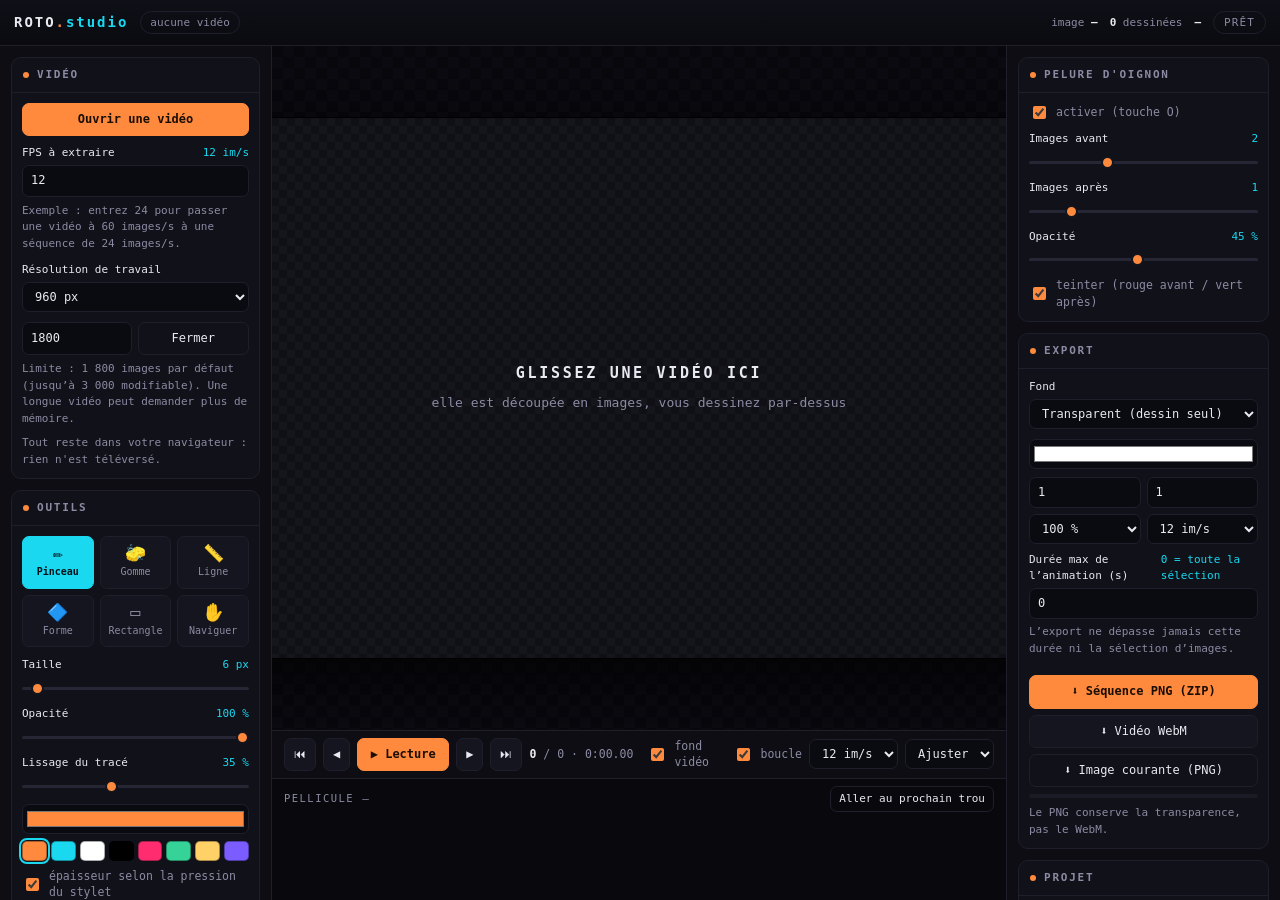
<file: apps/roto-studio/index.html>
<!doctype html>
<html lang="fr">
<head>
<meta charset="utf-8">
<meta name="viewport" content="width=device-width, initial-scale=1">
<title>ROTO.studio — rotoscopie image par image dans le navigateur</title>
<style>
:root{
  --bg:#07070b; --panel:#0d0d13; --panel2:#11111a; --line:#1f1f2c;
  --txt:#e9e9f2; --dim:#8b8ba3; --acc:#ff8a3d; --acc2:#19d8f0; --ok:#36d399; --warn:#ffd166;
  --mono:ui-monospace,"SF Mono",Menlo,Consolas,"DejaVu Sans Mono",monospace;
}
*{box-sizing:border-box}
html,body{height:100%}
body{margin:0;background:var(--bg);color:var(--txt);font:13px/1.45 var(--mono);overflow:hidden;-webkit-font-smoothing:antialiased}
button,input,select{font:inherit;color:inherit}
::-webkit-scrollbar{width:9px;height:9px}
::-webkit-scrollbar-thumb{background:#23232f;border-radius:9px}
::-webkit-scrollbar-track{background:transparent}

.bar{height:46px;display:flex;align-items:center;gap:12px;padding:0 14px;border-bottom:1px solid var(--line);background:linear-gradient(180deg,#0f0f17,#0a0a10)}
.logo{font-weight:700;letter-spacing:.14em;font-size:14px}
.logo span{color:var(--acc)}
.logo b{color:var(--acc2);font-weight:700}
.badge{padding:3px 9px;border:1px solid var(--line);border-radius:999px;color:var(--dim);font-size:11px;white-space:nowrap;max-width:280px;overflow:hidden;text-overflow:ellipsis}
.spacer{flex:1}
.stat{font-size:11px;color:var(--dim)}
.stat b{color:var(--txt);font-weight:600}
#statMode{padding:3px 10px;border-radius:999px;border:1px solid var(--line);font-size:11px;letter-spacing:.1em;color:var(--dim)}
#statMode.draw{background:var(--acc);border-color:var(--acc);color:#1a0d02;font-weight:600}
#statMode.play{background:var(--acc2);border-color:var(--acc2);color:#04121a;font-weight:600}
#statMode.busy{background:var(--warn);border-color:var(--warn);color:#201a05;font-weight:600}

main{height:calc(100% - 46px);display:grid;grid-template-columns:272px minmax(0,1fr) 274px}
.col{overflow-y:auto;background:var(--panel);padding:11px}
.col.left{border-right:1px solid var(--line)}
.col.right{border-left:1px solid var(--line)}
.stage{display:flex;flex-direction:column;min-width:0;background:#050508}

.block{border:1px solid var(--line);border-radius:10px;margin-bottom:11px;background:var(--panel2)}
.block>h2{margin:0;padding:9px 11px;font-size:11px;letter-spacing:.16em;text-transform:uppercase;color:var(--dim);border-bottom:1px solid var(--line);display:flex;align-items:center;gap:8px}
.block>h2 i{width:6px;height:6px;border-radius:50%;background:var(--acc);font-style:normal}
.block .body{padding:10px}
.hint{color:var(--dim);font-size:11px;line-height:1.5;margin:0}

.ctrl{margin-bottom:10px}
.ctrl:last-child{margin-bottom:0}
.ctrl .lab{display:flex;justify-content:space-between;gap:8px;margin-bottom:4px;font-size:11px}
.ctrl .lab span:last-child{color:var(--acc2);font-variant-numeric:tabular-nums}
input[type=range]{-webkit-appearance:none;appearance:none;width:100%;height:3px;border-radius:3px;background:#262634;outline:none;margin:5px 0 0}
input[type=range]::-webkit-slider-thumb{-webkit-appearance:none;width:13px;height:13px;border-radius:50%;background:var(--acc);border:2px solid #15151f;cursor:pointer}
input[type=range]::-moz-range-thumb{width:13px;height:13px;border:2px solid #15151f;border-radius:50%;background:var(--acc);cursor:pointer}
select,input[type=number],input[type=text]{width:100%;background:#0a0a11;border:1px solid var(--line);border-radius:7px;padding:6px 8px;font-size:12px}
input[type=color]{width:100%;height:30px;background:#0a0a11;border:1px solid var(--line);border-radius:7px;padding:2px;cursor:pointer}
select:focus,input:focus{border-color:var(--acc2);outline:none}
.row{display:flex;gap:6px}
.row>*{flex:1;min-width:0}
button{background:#15151f;border:1px solid var(--line);border-radius:7px;padding:7px 9px;cursor:pointer;transition:.12s;font-size:12px;white-space:nowrap}
button:hover{border-color:var(--acc2);color:#fff}
button:active{transform:translateY(1px)}
button.primary{background:var(--acc);border-color:var(--acc);color:#1a0d02;font-weight:600}
button.primary:hover{filter:brightness(1.1);color:#1a0d02}
button.ghost{background:transparent}
button.on{background:var(--acc2);border-color:var(--acc2);color:#04121a;font-weight:600}
button:disabled{opacity:.4;cursor:not-allowed}
label.check{display:flex;align-items:center;gap:7px;font-size:11.5px;color:var(--dim);cursor:pointer;margin:7px 0 0}
label.check input{accent-color:var(--acc)}

.tools{display:grid;grid-template-columns:repeat(3,1fr);gap:6px}
.tools button{display:flex;flex-direction:column;align-items:center;gap:3px;padding:8px 4px;font-size:10px;color:var(--dim)}
.tools button em{font-style:normal;font-size:17px;line-height:1}
.tools button.on{color:#04121a}
.swatches{display:grid;grid-template-columns:repeat(8,1fr);gap:4px;margin-top:7px}
.swatches button{height:20px;padding:0;border-radius:5px;border:1px solid #00000055}
.swatches button.on{outline:2px solid var(--acc2);outline-offset:1px}

.canvas-scroll{flex:1;min-height:0;overflow:auto;display:flex;align-items:center;justify-content:center;padding:16px;
  background:linear-gradient(45deg,#0a0a10 25%,transparent 25%,transparent 75%,#0a0a10 75%) 0 0/22px 22px,
             linear-gradient(45deg,#0a0a10 25%,#07070c 25%,#07070c 75%,#0a0a10 75%) 11px 11px/22px 22px}
.paper{position:relative;flex:0 0 auto;box-shadow:0 0 0 1px #000,0 18px 60px rgba(0,0,0,.7);
  background-image:linear-gradient(45deg,#15151c 25%,transparent 25%,transparent 75%,#15151c 75%),
                   linear-gradient(45deg,#15151c 25%,#0f0f15 25%,#0f0f15 75%,#15151c 75%);
  background-size:16px 16px;background-position:0 0,8px 8px}
#paint{display:block;touch-action:none;cursor:crosshair}
.empty{position:absolute;inset:0;display:none;flex-direction:column;gap:10px;align-items:center;justify-content:center;text-align:center;color:var(--dim);pointer-events:none}
.empty strong{color:var(--txt);font-size:15px;letter-spacing:.18em}
.canvas-scroll.drag{outline:2px dashed var(--acc);outline-offset:-10px}
.stage.blank .empty{display:flex}
.stage.blank .paper{min-width:520px;min-height:300px}

.transport{display:flex;align-items:center;gap:7px;padding:7px 12px;border-top:1px solid var(--line);background:var(--panel)}
.time{font-size:11.5px;color:var(--dim);font-variant-numeric:tabular-nums;white-space:nowrap}
.time b{color:var(--txt)}
.strip-wrap{border-top:1px solid var(--line);background:#08080d;padding:7px 12px 9px}
.strip-head{display:flex;align-items:center;gap:8px;margin-bottom:5px}
.strip-head .t{font-size:10.5px;letter-spacing:.14em;text-transform:uppercase;color:var(--dim)}
.strip{display:flex;gap:4px;overflow-x:auto;overflow-y:hidden;padding-bottom:5px;min-height:74px}
.cell{position:relative;flex:0 0 auto;width:92px;border:1px solid var(--line);border-radius:6px;overflow:hidden;cursor:pointer;background:#000}
.cell img{display:block;width:100%;height:52px;object-fit:cover;opacity:.75}
.cell .n{position:absolute;left:0;top:0;padding:1px 4px;font-size:9.5px;background:#000000bb;color:var(--dim)}
.cell .dot{position:absolute;right:3px;top:3px;width:7px;height:7px;border-radius:50%;background:var(--acc);display:none}
.cell.has .dot{display:block}
.cell.on{border-color:var(--acc2);outline:1px solid var(--acc2)}
.cell.on img{opacity:1}

.meter{height:4px;background:#1b1b26;border-radius:4px;overflow:hidden;margin-top:7px}
.meter i{display:block;height:100%;width:0;background:linear-gradient(90deg,var(--acc2),var(--acc));transition:width .15s}
.files{margin-top:8px;display:flex;flex-direction:column;gap:6px}
.file{display:flex;align-items:center;gap:8px;font-size:11px;padding:6px 8px;border:1px solid var(--line);border-radius:7px;background:#0a0a11}
.file span{flex:1;overflow:hidden;text-overflow:ellipsis;white-space:nowrap;color:var(--dim)}
.file a{color:var(--acc2);text-decoration:none}
.file a:hover{text-decoration:underline}
.kbd{display:inline-block;min-width:18px;text-align:center;padding:1px 5px;border-radius:4px;border:1px solid var(--line);background:#15151f;color:var(--txt);font-size:10.5px}
.help ul{margin:0;padding:0}
.help li{margin-bottom:5px;list-style:none;display:flex;gap:7px;align-items:baseline}
.help li span.d{color:var(--dim)}
.toast{position:fixed;left:50%;bottom:22px;transform:translateX(-50%);background:#15151f;border:1px solid var(--acc2);color:var(--txt);padding:9px 16px;border-radius:8px;font-size:12px;opacity:0;pointer-events:none;transition:opacity .25s,transform .25s;z-index:60}
.toast.show{opacity:1;transform:translateX(-50%) translateY(-6px)}
.overlay{position:fixed;inset:0;background:#05050add;display:none;align-items:center;justify-content:center;z-index:70;backdrop-filter:blur(3px)}
.overlay.show{display:flex}
.card{width:min(460px,92vw);border:1px solid var(--line);border-radius:12px;background:var(--panel2);padding:18px}
.card h3{margin:0 0 10px;font-size:13px;letter-spacing:.14em;text-transform:uppercase;color:var(--acc)}
@media (max-width:1180px){main{grid-template-columns:240px minmax(0,1fr)}.col.right{display:none}}
</style>
</head>
<body>

<header class="bar">
  <div class="logo">ROTO<span>.</span><b>studio</b></div>
  <div class="badge" id="badgeSource">aucune vidéo</div>
  <div class="spacer"></div>
  <div class="stat">image <b id="statFrame">—</b></div>
  <div class="stat"><b id="statDrawn">0</b> dessinées</div>
  <div class="stat"><b id="statSize">—</b></div>
  <div id="statMode">PRÊT</div>
</header>

<main>
  <!-- ============================ outils ============================ -->
  <aside class="col left">
    <div class="block">
      <h2><i></i>Vidéo</h2>
      <div class="body">
        <button id="btnOpen" class="primary" style="width:100%">Ouvrir une vidéo</button>
        <input type="file" id="fileInput" accept="video/*" hidden>
        <div class="ctrl" style="margin-top:9px">
          <div class="lab"><label for="selFps">FPS à extraire</label><span id="outFps">12 im/s</span></div>
          <input type="number" id="selFps" value="12" min="1" max="60" step="1" title="Fréquence des images extraites (1 à 60 images par seconde)">
          <p class="hint" style="margin-top:6px">Exemple : entrez 24 pour passer une vidéo à 60 images/s à une séquence de 24 images/s.</p>
        </div>
        <div class="ctrl">
          <div class="lab"><label for="selWidth">Résolution de travail</label><span></span></div>
          <select id="selWidth" title="Largeur de travail">
            <option value="640">640 px</option>
            <option value="854">854 px</option>
            <option value="960" selected>960 px</option>
            <option value="1280">1280 px</option>
            <option value="1920">1920 px</option>
          </select>
        </div>
        <div class="row" style="margin-top:7px">
          <input type="number" id="numMax" value="1800" min="2" max="3000" step="10" title="Limite maximale d'images extraites">
          <button id="btnClear" class="ghost">Fermer</button>
        </div>
        <p class="hint" style="margin-top:6px">Limite : 1 800 images par défaut (jusqu’à 3 000 modifiable). Une longue vidéo peut demander plus de mémoire.</p>
        <p class="hint" style="margin-top:8px">Tout reste dans votre navigateur : rien n'est téléversé.</p>
      </div>
    </div>

    <div class="block">
      <h2><i></i>Outils</h2>
      <div class="body">
        <div class="tools" id="toolHost"></div>
        <div class="ctrl" style="margin-top:10px">
          <div class="lab"><span>Taille</span><span id="outSize">6 px</span></div>
          <input type="range" id="rngSize" min="1" max="120" step="1" value="6">
        </div>
        <div class="ctrl">
          <div class="lab"><span>Opacité</span><span id="outAlpha">100 %</span></div>
          <input type="range" id="rngAlpha" min="5" max="100" step="1" value="100">
        </div>
        <div class="ctrl">
          <div class="lab"><span>Lissage du tracé</span><span id="outSmooth">35 %</span></div>
          <input type="range" id="rngSmooth" min="0" max="90" step="1" value="35">
        </div>
        <input type="color" id="inpColor" value="#ff8a3d">
        <div class="swatches" id="swatchHost"></div>
        <label class="check"><input type="checkbox" id="chkPressure" checked> épaisseur selon la pression du stylet</label>
      </div>
    </div>

    <div class="block">
      <h2><i></i>Image courante</h2>
      <div class="body">
        <div class="row">
          <button id="btnUndo" class="ghost" title="Ctrl+Z">↶ Annuler</button>
          <button id="btnRedo" class="ghost" title="Ctrl+Y">↷ Rétablir</button>
        </div>
        <div class="row" style="margin-top:6px">
          <button id="btnCopyPrev" class="ghost" title="Touche C">⧉ Copier préc.</button>
          <button id="btnErase" class="ghost" title="Touche X">✕ Effacer</button>
        </div>
        <div class="row" style="margin-top:6px">
          <input type="number" id="numHold" value="2" min="1" max="48" step="1" title="Nombre d'images">
          <button id="btnHold" class="ghost" title="Reporter le dessin sur les images suivantes">→ Reporter</button>
        </div>
        <p class="hint" style="margin-top:8px">« Reporter » recopie le dessin courant sur les N images suivantes (animation sur deux, sur trois…).</p>
      </div>
    </div>
  </aside>

  <!-- ============================ scène ============================ -->
  <section class="stage blank" id="stage">
    <div class="canvas-scroll" id="scroll">
      <div class="paper" id="paper">
        <canvas id="paint" width="960" height="540"></canvas>
        <div class="empty">
          <strong>GLISSEZ UNE VIDÉO ICI</strong>
          <div>elle est découpée en images, vous dessinez par-dessus</div>
        </div>
      </div>
    </div>

    <div class="transport">
      <button id="btnFirst" title="Début">⏮</button>
      <button id="btnPrev" title="Image précédente (←)">◀</button>
      <button id="btnPlay" class="primary" style="min-width:92px">▶ Lecture</button>
      <button id="btnNext" title="Image suivante (→)">▶</button>
      <button id="btnLast" title="Fin">⏭</button>
      <div class="time"><b id="timeFrame">0</b> / <span id="timeTotal">0</span> · <span id="timeCode">0:00.00</span></div>
      <div class="spacer"></div>
      <label class="check" style="margin:0"><input type="checkbox" id="chkBg" checked> fond vidéo</label>
      <label class="check" style="margin:0"><input type="checkbox" id="chkLoop" checked> boucle</label>
      <select id="selPlayFps" style="width:96px" title="Vitesse de lecture">
        <option value="6">6 im/s</option>
        <option value="8">8 im/s</option>
        <option value="12" selected>12 im/s</option>
        <option value="24">24 im/s</option>
      </select>
      <select id="selZoom" style="width:92px" title="Zoom">
        <option value="fit" selected>Ajuster</option>
        <option value="0.5">50 %</option>
        <option value="1">100 %</option>
        <option value="1.5">150 %</option>
        <option value="2">200 %</option>
        <option value="3">300 %</option>
      </select>
    </div>

    <div class="strip-wrap">
      <div class="strip-head">
        <span class="t">Pellicule</span>
        <span class="hint" id="stripInfo">—</span>
        <div class="spacer" style="flex:1"></div>
        <button id="btnOnlyDrawn" class="ghost" style="padding:4px 8px;font-size:11px">Aller au prochain trou</button>
      </div>
      <div class="strip" id="strip"></div>
    </div>
  </section>

  <!-- ============================ droite ============================ -->
  <aside class="col right">
    <div class="block">
      <h2><i></i>Pelure d'oignon</h2>
      <div class="body">
        <label class="check" style="margin:0"><input type="checkbox" id="chkOnion" checked> activer (touche O)</label>
        <div class="ctrl" style="margin-top:9px">
          <div class="lab"><span>Images avant</span><span id="outBefore">2</span></div>
          <input type="range" id="rngBefore" min="0" max="6" step="1" value="2">
        </div>
        <div class="ctrl">
          <div class="lab"><span>Images après</span><span id="outAfter">1</span></div>
          <input type="range" id="rngAfter" min="0" max="6" step="1" value="1">
        </div>
        <div class="ctrl">
          <div class="lab"><span>Opacité</span><span id="outOnion">45 %</span></div>
          <input type="range" id="rngOnion" min="5" max="90" step="1" value="45">
        </div>
        <label class="check"><input type="checkbox" id="chkTint" checked> teinter (rouge avant / vert après)</label>
      </div>
    </div>

    <div class="block">
      <h2><i></i>Export</h2>
      <div class="body">
        <div class="ctrl">
          <div class="lab"><span>Fond</span><span></span></div>
          <select id="selBg">
            <option value="video">Vidéo d'origine</option>
            <option value="none" selected>Transparent (dessin seul)</option>
            <option value="color">Couleur unie</option>
          </select>
        </div>
        <input type="color" id="inpBgColor" value="#ffffff">
        <div class="row" style="margin-top:8px">
          <input type="number" id="numFrom" value="1" min="1" step="1" title="Première image">
          <input type="number" id="numTo" value="1" min="1" step="1" title="Dernière image">
        </div>
        <div class="row" style="margin-top:6px">
          <select id="selScale" title="Échelle d'export">
            <option value="1" selected>100 %</option>
            <option value="0.75">75 %</option>
            <option value="0.5">50 %</option>
          </select>
          <select id="selExportFps" title="Images par seconde de la vidéo exportée">
            <option value="8">8 im/s</option>
            <option value="12" selected>12 im/s</option>
            <option value="24">24 im/s</option>
            <option value="25">25 im/s</option>
            <option value="30">30 im/s</option>
          </select>
        </div>
        <div class="ctrl" style="margin-top:8px">
          <div class="lab"><label for="numExportDuration">Durée max de l’animation (s)</label><span>0 = toute la sélection</span></div>
          <input type="number" id="numExportDuration" value="0" min="0" max="3600" step="0.1">
          <p class="hint" style="margin-top:5px">L’export ne dépasse jamais cette durée ni la sélection d’images.</p>
        </div>
        <button id="btnZip" class="primary" style="width:100%;margin-top:8px">⬇ Séquence PNG (ZIP)</button>
        <button id="btnWebm" style="width:100%;margin-top:6px">⬇ Vidéo WebM</button>
        <button id="btnStill" class="ghost" style="width:100%;margin-top:6px">⬇ Image courante (PNG)</button>
        <div class="meter"><i id="meter"></i></div>
        <p class="hint" id="exportInfo" style="margin-top:7px">Le PNG conserve la transparence, pas le WebM.</p>
      </div>
    </div>

    <div class="block">
      <h2><i></i>Projet</h2>
      <div class="body">
        <div class="row">
          <button id="btnSaveProject" class="ghost">Enregistrer .json</button>
          <button id="btnLoadProject" class="ghost">Charger</button>
        </div>
        <input type="file" id="projectInput" accept="application/json" hidden>
        <p class="hint" style="margin-top:8px">Le .json ne contient que les tracés : rechargez la même vidéo avant de l'importer.</p>
      </div>
    </div>

    <div class="block">
      <h2><i></i>Fichiers produits</h2>
      <div class="body"><div class="files" id="fileList"><p class="hint" id="noFiles">Rien pour l'instant.</p></div></div>
    </div>

    <div class="block">
      <h2><i></i>Raccourcis</h2>
      <div class="body help">
        <ul>
          <li><span class="kbd">←</span><span class="kbd">→</span> <span class="d">image préc. / suiv.</span></li>
          <li><span class="kbd">Espace</span> <span class="d">lecture / pause</span></li>
          <li><span class="kbd">B</span><span class="kbd">E</span><span class="kbd">L</span><span class="kbd">F</span> <span class="d">pinceau, gomme, ligne, forme</span></li>
          <li><span class="kbd">[</span><span class="kbd">]</span> <span class="d">taille du pinceau</span></li>
          <li><span class="kbd">C</span> <span class="d">copier le dessin précédent</span></li>
          <li><span class="kbd">X</span> <span class="d">effacer l'image</span></li>
          <li><span class="kbd">O</span> <span class="d">pelure d'oignon</span></li>
          <li><span class="kbd">V</span> <span class="d">afficher / cacher le fond</span></li>
          <li><span class="kbd">Ctrl</span>+<span class="kbd">Z</span> <span class="d">annuler · <span class="kbd">Y</span> rétablir</span></li>
        </ul>
      </div>
    </div>
  </aside>
</main>

<div class="toast" id="toast"></div>
<div class="overlay" id="overlay">
  <div class="card">
    <h3 id="overlayTitle">Découpage de la vidéo</h3>
    <p class="hint" id="overlayText">Extraction des images…</p>
    <div class="meter"><i id="overlayMeter"></i></div>
    <button id="btnCancel" class="ghost" style="width:100%;margin-top:12px">Annuler</button>
  </div>
</div>

<script type="text/javascript">
/* === ROTO_CORE_START === fonctions pures, testables hors navigateur */
const CORE = (function () {

  function clamp(value, low, high) {
    return value < low ? low : (value > high ? high : value);
  }

  function formatTimecode(seconds) {
    if (!isFinite(seconds) || seconds < 0) seconds = 0;
    const minutes = Math.floor(seconds / 60);
    const rest = seconds - minutes * 60;
    return minutes + ':' + (rest < 10 ? '0' : '') + rest.toFixed(2);
  }

  function smoothPoint(previous, raw, factor) {
    if (!previous) return { x: raw.x, y: raw.y, p: raw.p };
    const weight = clamp(factor, 0, 0.95);
    return {
      x: previous.x + (raw.x - previous.x) * (1 - weight),
      y: previous.y + (raw.y - previous.y) * (1 - weight),
      p: previous.p + (raw.p - previous.p) * (1 - weight)
    };
  }

  function distance(a, b) {
    const dx = a.x - b.x, dy = a.y - b.y;
    return Math.sqrt(dx * dx + dy * dy);
  }

  function strokeBounds(stroke) {
    const points = stroke.points;
    if (!points.length) return null;
    let minX = Infinity, minY = Infinity, maxX = -Infinity, maxY = -Infinity;
    for (let i = 0; i < points.length; i++) {
      if (points[i].x < minX) minX = points[i].x;
      if (points[i].y < minY) minY = points[i].y;
      if (points[i].x > maxX) maxX = points[i].x;
      if (points[i].y > maxY) maxY = points[i].y;
    }
    const pad = stroke.size;
    return { x: minX - pad, y: minY - pad, width: maxX - minX + pad * 2, height: maxY - minY + pad * 2 };
  }

  function cloneStrokes(strokes) {
    return strokes.map(function (stroke) {
      return {
        tool: stroke.tool,
        color: stroke.color,
        size: stroke.size,
        alpha: stroke.alpha,
        points: stroke.points.map(function (point) { return { x: point.x, y: point.y, p: point.p }; })
      };
    });
  }

  function packProject(meta, layers) {
    return {
      app: 'roto.studio',
      version: 1,
      width: meta.width,
      height: meta.height,
      fps: meta.fps,
      frames: meta.frames,
      layers: layers.map(function (layer) {
        return layer.strokes.length ? cloneStrokes(layer.strokes) : 0;
      })
    };
  }

  function unpackProject(data, frameCount) {
    const layers = [];
    for (let i = 0; i < frameCount; i++) {
      const entry = data && data.layers ? data.layers[i] : null;
      layers.push({ strokes: Array.isArray(entry) ? cloneStrokes(entry) : [], redo: [] });
    }
    return layers;
  }

  function fitScale(frameWidth, frameHeight, boxWidth, boxHeight) {
    if (!frameWidth || !frameHeight || !boxWidth || !boxHeight) return 1;
    return Math.min(boxWidth / frameWidth, boxHeight / frameHeight, 4);
  }

  function nextGap(layers, from) {
    if (!layers.length) return -1;
    for (let i = from; i < layers.length; i++) if (!layers[i].strokes.length) return i;
    for (let i = 0; i < from; i++) if (!layers[i].strokes.length) return i;
    return -1;
  }

  function LruCache(capacity, onEvict) {
    this.capacity = capacity;
    this.onEvict = onEvict || function () {};
    this.map = new Map();
  }
  LruCache.prototype.get = function (key) {
    if (!this.map.has(key)) return null;
    const value = this.map.get(key);
    this.map.delete(key);
    this.map.set(key, value);
    return value;
  };
  LruCache.prototype.has = function (key) { return this.map.has(key); };
  LruCache.prototype.set = function (key, value) {
    if (this.map.has(key)) this.map.delete(key);
    this.map.set(key, value);
    while (this.map.size > this.capacity) {
      const oldest = this.map.keys().next().value;
      const victim = this.map.get(oldest);
      this.map.delete(oldest);
      this.onEvict(victim, oldest);
    }
  };
  LruCache.prototype.clear = function () {
    const self = this;
    this.map.forEach(function (value, key) { self.onEvict(value, key); });
    this.map.clear();
  };
  LruCache.prototype.size = function () { return this.map.size; };

  return {
    clamp: clamp,
    formatTimecode: formatTimecode,
    smoothPoint: smoothPoint,
    distance: distance,
    strokeBounds: strokeBounds,
    cloneStrokes: cloneStrokes,
    packProject: packProject,
    unpackProject: unpackProject,
    fitScale: fitScale,
    nextGap: nextGap,
    LruCache: LruCache
  };
})();

const ZIP = (function () {
  let table = null;
  function crcTable() {
    if (table) return table;
    table = new Uint32Array(256);
    for (let n = 0; n < 256; n++) {
      let c = n;
      for (let k = 0; k < 8; k++) c = (c & 1) ? (0xedb88320 ^ (c >>> 1)) : (c >>> 1);
      table[n] = c >>> 0;
    }
    return table;
  }
  function crc32(bytes) {
    const tab = crcTable();
    let crc = 0xffffffff;
    for (let i = 0; i < bytes.length; i++) crc = tab[(crc ^ bytes[i]) & 0xff] ^ (crc >>> 8);
    return (crc ^ 0xffffffff) >>> 0;
  }
  function build(files) {
    const encoder = new TextEncoder();
    const parts = [], central = [];
    let offset = 0, centralSize = 0;
    for (let i = 0; i < files.length; i++) {
      const name = encoder.encode(files[i].name);
      const data = files[i].data;
      const crc = crc32(data);
      const local = new DataView(new ArrayBuffer(30));
      local.setUint32(0, 0x04034b50, true);
      local.setUint16(4, 20, true);
      local.setUint16(8, 0, true);
      local.setUint16(10, 0, true);
      local.setUint16(12, 0x2821, true);
      local.setUint32(14, crc, true);
      local.setUint32(18, data.length, true);
      local.setUint32(22, data.length, true);
      local.setUint16(26, name.length, true);
      parts.push(new Uint8Array(local.buffer), name, data);
      const dir = new DataView(new ArrayBuffer(46));
      dir.setUint32(0, 0x02014b50, true);
      dir.setUint16(4, 20, true);
      dir.setUint16(6, 20, true);
      dir.setUint16(12, 0x2821, true);
      dir.setUint32(16, crc, true);
      dir.setUint32(20, data.length, true);
      dir.setUint32(24, data.length, true);
      dir.setUint16(28, name.length, true);
      dir.setUint32(42, offset, true);
      central.push(new Uint8Array(dir.buffer), name);
      centralSize += 46 + name.length;
      offset += 30 + name.length + data.length;
    }
    const end = new DataView(new ArrayBuffer(22));
    end.setUint32(0, 0x06054b50, true);
    end.setUint16(8, files.length, true);
    end.setUint16(10, files.length, true);
    end.setUint32(12, centralSize, true);
    end.setUint32(16, offset, true);
    return parts.concat(central, [new Uint8Array(end.buffer)]);
  }
  return { crc32: crc32, build: build };
})();
/* === ROTO_CORE_END === */
</script>

<script type="text/javascript">
(function () {
"use strict";

const $ = function (id) { return document.getElementById(id); };
const paint = $('paint');
const ctx = paint.getContext('2d');
const stage = $('stage');
const scroll = $('scroll');
const paper = $('paper');

const TOOLS = [
  { id: 'brush', label: 'Pinceau', icon: '✏️', key: 'b' },
  { id: 'eraser', label: 'Gomme', icon: '🧽', key: 'e' },
  { id: 'line', label: 'Ligne', icon: '📏', key: 'l' },
  { id: 'shape', label: 'Forme', icon: '🔷', key: 'f' },
  { id: 'rect', label: 'Rectangle', icon: '▭', key: 'r' },
  { id: 'move', label: 'Naviguer', icon: '✋', key: 'h' }
];
const SWATCHES = ['#ff8a3d', '#19d8f0', '#ffffff', '#000000', '#ff2d6f', '#36d399', '#ffd166', '#7b5cff'];

const state = {
  frames: [],
  layers: [],
  index: 0,
  width: 0,
  height: 0,
  fps: 12,
  tool: 'brush',
  color: '#ff8a3d',
  size: 6,
  alpha: 1,
  smooth: 0.35,
  pressure: true,
  playing: false,
  playClock: 0,
  zoom: 'fit',
  drawing: false,
  live: null,
  lastRaw: null,
  lastPoint: null,
  lastMid: null,
  busy: false,
  cancel: false,
  videoUrl: null,
  videoName: ''
};

const layerCanvas = document.createElement('canvas');
const layerCtx = layerCanvas.getContext('2d');
const onionCanvas = document.createElement('canvas');
const onionCtx = onionCanvas.getContext('2d');
const exportCanvas = document.createElement('canvas');
const exportCtx = exportCanvas.getContext('2d');

let pan = null;
const bitmaps = new CORE.LruCache(120, function (bitmap) { if (bitmap && bitmap.close) bitmap.close(); });
const pending = new Map();
const onionCache = new Map();

/* ------------------------------------------------------------ utilitaires */
function toast(message) {
  const el = $('toast');
  el.textContent = message;
  el.classList.add('show');
  clearTimeout(toast.timer);
  toast.timer = setTimeout(function () { el.classList.remove('show'); }, 2400);
}

function setMode(text, className) {
  const el = $('statMode');
  el.textContent = text;
  el.className = className || '';
}

function toBlobAsync(canvas, type, quality) {
  return new Promise(function (resolve) { canvas.toBlob(resolve, type, quality); });
}

function addFile(name, blob, autoDownload) {
  const url = URL.createObjectURL(blob);
  const list = $('fileList');
  const empty = $('noFiles');
  if (empty) empty.remove();
  const row = document.createElement('div');
  row.className = 'file';
  const label = document.createElement('span');
  label.textContent = name + ' · ' + (blob.size / 1048576).toFixed(2) + ' Mo';
  const link = document.createElement('a');
  link.href = url;
  link.download = name;
  link.textContent = 'télécharger';
  row.appendChild(label);
  row.appendChild(link);
  list.insertBefore(row, list.firstChild);
  if (autoDownload) link.click();
}

/* ------------------------------------------------------------ découpage */
function waitSeek(video, time) {
  return new Promise(function (resolve) {
    let done = false;
    const finish = function () {
      if (done) return;
      done = true;
      video.removeEventListener('seeked', finish);
      resolve();
    };
    video.addEventListener('seeked', finish);
    setTimeout(finish, 4000);
    video.currentTime = time;
  });
}

function setFpsSelect(id, fps) {
  const select = $(id);
  const value = String(fps);
  let option = Array.from(select.options).find(function (item) { return item.value === value; });
  if (!option) {
    option = document.createElement('option');
    option.value = value;
    option.textContent = fps + ' im/s';
    select.appendChild(option);
  }
  select.value = value;
}

async function loadVideo(file) {
  if (!file) return;
  if (state.busy) return;
  releaseProject();
  state.videoName = file.name;
  state.videoUrl = URL.createObjectURL(file);
  const video = document.createElement('video');
  video.preload = 'auto';
  video.muted = true;
  video.playsInline = true;
  video.src = state.videoUrl;

  const ready = await new Promise(function (resolve) {
    video.onloadeddata = function () { resolve(true); };
    video.onerror = function () { resolve(false); };
  });
  if (!ready || !video.videoWidth) { toast('Fichier vidéo illisible'); return; }

  const fps = CORE.clamp(Math.round(Number($('selFps').value) || 12), 1, 60);
  $('selFps').value = String(fps);
  $('outFps').textContent = fps + ' im/s';
  const targetWidth = Math.min(Number($('selWidth').value), video.videoWidth);
  const width = Math.round(targetWidth / 2) * 2;
  const height = Math.round(width * video.videoHeight / video.videoWidth / 2) * 2;
  const duration = isFinite(video.duration) ? video.duration : 0;
  const maxFrames = CORE.clamp(Number($('numMax').value) || 1800, 2, 3000);
  $('numMax').value = String(maxFrames);
  const requestedCount = Math.max(1, Math.ceil(duration * fps));
  const count = Math.min(maxFrames, requestedCount);

  const grab = document.createElement('canvas');
  grab.width = width; grab.height = height;
  const grabCtx = grab.getContext('2d');
  const thumb = document.createElement('canvas');
  thumb.width = 92; thumb.height = Math.max(1, Math.round(92 * height / width));
  const thumbCtx = thumb.getContext('2d');

  const type = grab.toDataURL('image/webp').indexOf('image/webp') === 5 ? 'image/webp' : 'image/jpeg';
  state.busy = true;
  state.cancel = false;
  setMode('DÉCOUPAGE', 'busy');
  $('overlay').classList.add('show');
  $('overlayTitle').textContent = 'Découpage de la vidéo';

  const frames = [];
  for (let i = 0; i < count && !state.cancel; i++) {
    const time = Math.min(Math.max(0, duration - 0.001), i / fps);
    await waitSeek(video, time);
    grabCtx.drawImage(video, 0, 0, width, height);
    thumbCtx.drawImage(grab, 0, 0, thumb.width, thumb.height);
    const blob = await toBlobAsync(grab, type, 0.88);
    const thumbBlob = await toBlobAsync(thumb, 'image/jpeg', 0.6);
    frames.push({ time: time, blob: blob, thumb: URL.createObjectURL(thumbBlob) });
    const ratio = (i + 1) / count;
    $('overlayMeter').style.width = (ratio * 100) + '%';
    $('overlayText').textContent = 'Image ' + (i + 1) + ' / ' + count + '  ·  ' + CORE.formatTimecode(time);
  }

  URL.revokeObjectURL(state.videoUrl);
  state.videoUrl = null;
  $('overlay').classList.remove('show');
  state.busy = false;
  setMode('PRÊT', '');

  if (!frames.length) { toast('Aucune image extraite'); return; }
  state.frames = frames;
  state.layers = frames.map(function () { return { strokes: [], redo: [] }; });
  state.width = width;
  state.height = height;
  state.fps = fps;
  state.index = 0;

  paint.width = width; paint.height = height;
  layerCanvas.width = width; layerCanvas.height = height;
  onionCanvas.width = width; onionCanvas.height = height;
  stage.classList.remove('blank');
  $('badgeSource').textContent = state.videoName + ' · ' + width + '×' + height;
  $('statSize').textContent = width + '×' + height;
  $('numFrom').value = 1;
  $('numTo').value = frames.length;
  $('numFrom').max = frames.length;
  $('numTo').max = frames.length;
  setFpsSelect('selPlayFps', fps);
  setFpsSelect('selExportFps', fps);
  buildStrip();
  applyZoom();
  gotoFrame(0);
  if (requestedCount > maxFrames) {
    toast(frames.length + ' images à ' + fps + ' im/s (limite atteinte : augmentez la limite)');
  } else {
    toast(frames.length + ' images extraites à ' + fps + ' im/s');
  }
}

function releaseProject() {
  bitmaps.clear();
  onionCache.clear();
  pending.clear();
  state.frames.forEach(function (frame) { if (frame.thumb) URL.revokeObjectURL(frame.thumb); });
  state.frames = [];
  state.layers = [];
  state.index = 0;
  stage.classList.add('blank');
  paper.style.width = '';
  paper.style.height = '';
  paint.style.width = '';
  paint.style.height = '';
  ctx.clearRect(0, 0, paint.width, paint.height);
  $('strip').innerHTML = '';
  $('badgeSource').textContent = 'aucune vidéo';
  $('statSize').textContent = '—';
  $('statFrame').textContent = '—';
  $('statDrawn').textContent = '0';
  updateCounters();
}

/* ------------------------------------------------------------ images */
function requestBitmap(index) {
  if (index < 0 || index >= state.frames.length) return Promise.resolve(null);
  const cached = bitmaps.get(index);
  if (cached) return Promise.resolve(cached);
  if (pending.has(index)) return pending.get(index);
  const job = createImageBitmap(state.frames[index].blob).then(function (bitmap) {
    pending.delete(index);
    bitmaps.set(index, bitmap);
    return bitmap;
  }).catch(function () {
    pending.delete(index);
    return null;
  });
  pending.set(index, job);
  return job;
}

function prefetch(center) {
  for (let offset = 1; offset <= 6; offset++) {
    requestBitmap(center + offset);
    requestBitmap(center - offset);
  }
}

/* ------------------------------------------------------------ tracés */
function renderStroke(target, stroke) {
  const points = stroke.points;
  if (!points.length) return;
  target.save();
  target.globalCompositeOperation = stroke.tool === 'eraser' ? 'destination-out' : 'source-over';
  target.globalAlpha = stroke.alpha;
  target.strokeStyle = stroke.color;
  target.fillStyle = stroke.color;
  target.lineWidth = stroke.size;
  target.lineCap = 'round';
  target.lineJoin = 'round';

  if (stroke.tool === 'shape') {
    target.beginPath();
    target.moveTo(points[0].x, points[0].y);
    for (let i = 1; i < points.length; i++) target.lineTo(points[i].x, points[i].y);
    target.closePath();
    target.fill();
  } else if (stroke.tool === 'rect' && points.length >= 2) {
    const first = points[0], last = points[points.length - 1];
    target.strokeRect(Math.min(first.x, last.x), Math.min(first.y, last.y),
      Math.abs(last.x - first.x), Math.abs(last.y - first.y));
  } else if (stroke.tool === 'line' && points.length >= 2) {
    const first = points[0], last = points[points.length - 1];
    target.beginPath();
    target.moveTo(first.x, first.y);
    target.lineTo(last.x, last.y);
    target.stroke();
  } else if (points.length === 1) {
    target.beginPath();
    target.arc(points[0].x, points[0].y, Math.max(0.5, stroke.size * points[0].p) / 2, 0, Math.PI * 2);
    target.fill();
  } else {
    for (let i = 1; i < points.length; i++) {
      const from = points[i - 1], to = points[i];
      target.beginPath();
      target.lineWidth = Math.max(0.5, stroke.size * (0.35 + 0.65 * ((from.p + to.p) / 2)));
      const midX = (from.x + to.x) / 2, midY = (from.y + to.y) / 2;
      if (i === 1) target.moveTo(from.x, from.y); else {
        const prev = points[i - 2];
        target.moveTo((prev.x + from.x) / 2, (prev.y + from.y) / 2);
      }
      target.quadraticCurveTo(from.x, from.y, midX, midY);
      target.stroke();
    }
    const last = points[points.length - 1], before = points[points.length - 2];
    target.beginPath();
    target.lineWidth = Math.max(0.5, stroke.size * (0.35 + 0.65 * last.p));
    target.moveTo((before.x + last.x) / 2, (before.y + last.y) / 2);
    target.lineTo(last.x, last.y);
    target.stroke();
  }
  target.restore();
}

function renderLayer(index, target) {
  target.clearRect(0, 0, state.width, state.height);
  const layer = state.layers[index];
  if (!layer) return;
  for (let i = 0; i < layer.strokes.length; i++) renderStroke(target, layer.strokes[i]);
}

function refreshLayer() {
  renderLayer(state.index, layerCtx);
}

function onionLayer(index, tint) {
  const key = index + '|' + (tint || 'raw');
  if (onionCache.has(key)) return onionCache.get(key);
  const layer = state.layers[index];
  if (!layer || !layer.strokes.length) return null;
  const canvas = document.createElement('canvas');
  canvas.width = state.width;
  canvas.height = state.height;
  const target = canvas.getContext('2d');
  renderLayer(index, target);
  if (tint) {
    target.globalCompositeOperation = 'source-in';
    target.fillStyle = tint;
    target.fillRect(0, 0, canvas.width, canvas.height);
  }
  if (onionCache.size > 24) onionCache.clear();
  onionCache.set(key, canvas);
  return canvas;
}

function invalidate(index) {
  const keys = [];
  onionCache.forEach(function (value, key) {
    if (key.indexOf(index + '|') === 0) keys.push(key);
  });
  keys.forEach(function (key) { onionCache.delete(key); });
}

/* ------------------------------------------------------------ rendu */
function repaint() {
  if (!state.frames.length) return;
  ctx.clearRect(0, 0, state.width, state.height);
  if ($('chkBg').checked) {
    const bitmap = bitmaps.get(state.index);
    if (bitmap) ctx.drawImage(bitmap, 0, 0, state.width, state.height);
    else requestBitmap(state.index).then(function (loaded) { if (loaded && !state.playing) repaint(); });
  }
  if ($('chkOnion').checked && !state.playing) {
    const before = Number($('rngBefore').value);
    const after = Number($('rngAfter').value);
    const baseAlpha = Number($('rngOnion').value) / 100;
    const tinted = $('chkTint').checked;
    for (let offset = before; offset >= 1; offset--) {
      const canvas = onionLayer(state.index - offset, tinted ? '#ff3b6b' : null);
      if (!canvas) continue;
      ctx.globalAlpha = baseAlpha / offset;
      ctx.drawImage(canvas, 0, 0);
    }
    for (let offset = after; offset >= 1; offset--) {
      const canvas = onionLayer(state.index + offset, tinted ? '#36d399' : null);
      if (!canvas) continue;
      ctx.globalAlpha = baseAlpha / offset;
      ctx.drawImage(canvas, 0, 0);
    }
    ctx.globalAlpha = 1;
  }
  ctx.drawImage(layerCanvas, 0, 0);
  if (state.live && state.live.tool !== 'brush' && state.live.tool !== 'eraser') {
    renderStroke(ctx, state.live);
  }
}

function updateCounters() {
  const total = state.frames.length;
  let drawn = 0;
  for (let i = 0; i < state.layers.length; i++) if (state.layers[i].strokes.length) drawn++;
  $('statDrawn').textContent = String(drawn);
  $('statFrame').textContent = total ? (state.index + 1) + '/' + total : '—';
  $('timeFrame').textContent = total ? String(state.index + 1) : '0';
  $('timeTotal').textContent = String(total);
  $('timeCode').textContent = total ? CORE.formatTimecode(state.frames[state.index].time) : '0:00.00';
  $('stripInfo').textContent = total ? drawn + ' / ' + total + ' images dessinées' : '—';
}

function gotoFrame(index) {
  if (!state.frames.length) return;
  const total = state.frames.length;
  let next = index;
  if (next < 0) next = $('chkLoop').checked ? total - 1 : 0;
  if (next >= total) next = $('chkLoop').checked ? 0 : total - 1;
  state.index = next;
  refreshLayer();
  updateCounters();
  highlightCell();
  requestBitmap(next).then(function () { if (state.index === next) repaint(); });
  prefetch(next);
  repaint();
}

/* ------------------------------------------------------------ pellicule */
function buildStrip() {
  const strip = $('strip');
  strip.innerHTML = '';
  const fragment = document.createDocumentFragment();
  state.frames.forEach(function (frame, index) {
    const cell = document.createElement('div');
    cell.className = 'cell';
    cell.dataset.index = String(index);
    const image = document.createElement('img');
    image.src = frame.thumb;
    image.alt = 'image ' + (index + 1);
    const number = document.createElement('div');
    number.className = 'n';
    number.textContent = String(index + 1);
    const dot = document.createElement('div');
    dot.className = 'dot';
    cell.appendChild(image);
    cell.appendChild(number);
    cell.appendChild(dot);
    cell.addEventListener('click', function () { stopPlayback(); gotoFrame(index); });
    fragment.appendChild(cell);
  });
  strip.appendChild(fragment);
  highlightCell();
}

function highlightCell() {
  const strip = $('strip');
  const cells = strip.children;
  for (let i = 0; i < cells.length; i++) {
    const cell = cells[i];
    cell.classList.toggle('on', i === state.index);
    cell.classList.toggle('has', state.layers[i] && state.layers[i].strokes.length > 0);
  }
  const active = cells[state.index];
  if (active) {
    const left = active.offsetLeft - strip.clientWidth / 2 + active.clientWidth / 2;
    strip.scrollTo({ left: left, behavior: state.playing ? 'auto' : 'smooth' });
  }
}

/* ------------------------------------------------------------ dessin */
function pointerPosition(event) {
  const rect = paint.getBoundingClientRect();
  return {
    x: (event.clientX - rect.left) * (state.width / rect.width),
    y: (event.clientY - rect.top) * (state.height / rect.height),
    p: state.pressure && event.pointerType === 'pen' && event.pressure > 0 ? event.pressure : 0.5
  };
}

function beginStroke(event) {
  if (!state.frames.length || state.busy) return;
  if (state.tool === 'move' || event.button === 1) {
    event.preventDefault();
    pan = { x: event.clientX, y: event.clientY, left: scroll.scrollLeft, top: scroll.scrollTop };
    paint.setPointerCapture(event.pointerId);
    paint.style.cursor = 'grabbing';
    return;
  }
  stopPlayback();
  paint.setPointerCapture(event.pointerId);
  const point = pointerPosition(event);
  state.drawing = true;
  state.lastRaw = point;
  state.lastPoint = point;
  state.lastMid = point;
  state.live = {
    tool: state.tool,
    color: state.color,
    size: state.size,
    alpha: state.alpha,
    points: [point]
  };
  if (state.tool === 'brush' || state.tool === 'eraser') {
    layerCtx.save();
    layerCtx.globalCompositeOperation = state.tool === 'eraser' ? 'destination-out' : 'source-over';
    layerCtx.globalAlpha = state.alpha;
    layerCtx.fillStyle = state.color;
    layerCtx.beginPath();
    layerCtx.arc(point.x, point.y, Math.max(0.5, state.size * point.p) / 2, 0, Math.PI * 2);
    layerCtx.fill();
    layerCtx.restore();
  }
  repaint();
}

function extendStroke(event) {
  if (pan) {
    scroll.scrollLeft = pan.left - (event.clientX - pan.x);
    scroll.scrollTop = pan.top - (event.clientY - pan.y);
    return;
  }
  if (!state.drawing) return;
  const events = event.getCoalescedEvents ? event.getCoalescedEvents() : [event];
  for (let i = 0; i < events.length; i++) {
    const raw = pointerPosition(events[i]);
    const point = CORE.smoothPoint(state.lastPoint, raw, state.smooth);
    if (state.tool === 'brush' || state.tool === 'eraser') {
      if (CORE.distance(point, state.lastPoint) < 0.6) continue;
      const mid = { x: (state.lastPoint.x + point.x) / 2, y: (state.lastPoint.y + point.y) / 2 };
      layerCtx.save();
      layerCtx.globalCompositeOperation = state.tool === 'eraser' ? 'destination-out' : 'source-over';
      layerCtx.globalAlpha = state.alpha;
      layerCtx.strokeStyle = state.color;
      layerCtx.lineCap = 'round';
      layerCtx.lineJoin = 'round';
      layerCtx.lineWidth = Math.max(0.5, state.size * (0.35 + 0.65 * point.p));
      layerCtx.beginPath();
      layerCtx.moveTo(state.lastMid.x, state.lastMid.y);
      layerCtx.quadraticCurveTo(state.lastPoint.x, state.lastPoint.y, mid.x, mid.y);
      layerCtx.stroke();
      layerCtx.restore();
      state.lastMid = mid;
      state.live.points.push(point);
    } else if (state.tool === 'line' || state.tool === 'rect') {
      state.live.points = [state.live.points[0], point];
    } else {
      if (CORE.distance(point, state.lastPoint) < 1.5) continue;
      state.live.points.push(point);
    }
    state.lastPoint = point;
    state.lastRaw = raw;
  }
  repaint();
}

function endStroke() {
  if (pan) {
    pan = null;
    paint.style.cursor = state.tool === 'move' ? 'grab' : 'crosshair';
    return;
  }
  if (!state.drawing) return;
  state.drawing = false;
  const stroke = state.live;
  state.live = null;
  if (!stroke) return;
  const layer = state.layers[state.index];
  const meaningful = stroke.points.length > 1 || stroke.tool === 'brush' || stroke.tool === 'eraser';
  if (!meaningful) { refreshLayer(); repaint(); return; }
  layer.strokes.push(stroke);
  layer.redo.length = 0;
  invalidate(state.index);
  refreshLayer();
  repaint();
  updateCounters();
  highlightCell();
}

function undo() {
  const layer = state.layers[state.index];
  if (!layer || !layer.strokes.length) return;
  layer.redo.push(layer.strokes.pop());
  invalidate(state.index);
  refreshLayer();
  repaint();
  updateCounters();
  highlightCell();
}

function redo() {
  const layer = state.layers[state.index];
  if (!layer || !layer.redo.length) return;
  layer.strokes.push(layer.redo.pop());
  invalidate(state.index);
  refreshLayer();
  repaint();
  updateCounters();
  highlightCell();
}

function eraseFrame() {
  const layer = state.layers[state.index];
  if (!layer || !layer.strokes.length) return;
  layer.redo = layer.strokes.slice();
  layer.strokes = [];
  invalidate(state.index);
  refreshLayer();
  repaint();
  updateCounters();
  highlightCell();
}

function copyPrevious() {
  if (state.index < 1) { toast('Pas d’image précédente'); return; }
  const source = state.layers[state.index - 1];
  if (!source.strokes.length) { toast('L’image précédente est vide'); return; }
  const layer = state.layers[state.index];
  layer.strokes = layer.strokes.concat(CORE.cloneStrokes(source.strokes));
  invalidate(state.index);
  refreshLayer();
  repaint();
  updateCounters();
  highlightCell();
  toast('Dessin précédent copié');
}

function holdForward() {
  const count = CORE.clamp(Number($('numHold').value) || 2, 1, 48);
  const source = state.layers[state.index];
  if (!source || !source.strokes.length) { toast('Rien à reporter'); return; }
  let applied = 0;
  for (let offset = 1; offset <= count; offset++) {
    const target = state.layers[state.index + offset];
    if (!target) break;
    target.strokes = CORE.cloneStrokes(source.strokes);
    target.redo = [];
    invalidate(state.index + offset);
    applied++;
  }
  updateCounters();
  highlightCell();
  toast('Reporté sur ' + applied + ' image' + (applied > 1 ? 's' : ''));
}

/* ------------------------------------------------------------ lecture */
function startPlayback() {
  if (!state.frames.length) return;
  state.playing = true;
  state.playClock = performance.now();
  $('btnPlay').textContent = '❚❚ Pause';
  setMode('LECTURE', 'play');
  requestAnimationFrame(playTick);
}

function stopPlayback() {
  if (!state.playing) return;
  state.playing = false;
  $('btnPlay').textContent = '▶ Lecture';
  setMode('PRÊT', '');
  repaint();
}

function playTick(stamp) {
  if (!state.playing) return;
  const fps = Number($('selPlayFps').value);
  if (stamp - state.playClock >= 1000 / fps) {
    state.playClock = stamp;
    const next = state.index + 1;
    if (next >= state.frames.length && !$('chkLoop').checked) { stopPlayback(); return; }
    gotoFrame(next);
  }
  requestAnimationFrame(playTick);
}

/* ------------------------------------------------------------ zoom */
function applyZoom() {
  if (!state.frames.length) return;
  let scale;
  if (state.zoom === 'fit') {
    scale = CORE.fitScale(state.width, state.height, scroll.clientWidth - 36, scroll.clientHeight - 36);
  } else {
    scale = Number(state.zoom);
  }
  const width = Math.max(32, Math.round(state.width * scale));
  const height = Math.max(32, Math.round(state.height * scale));
  paper.style.width = width + 'px';
  paper.style.height = height + 'px';
  paint.style.width = width + 'px';
  paint.style.height = height + 'px';
}

/* ------------------------------------------------------------ export */
function exportRange() {
  const total = state.frames.length;
  const from = CORE.clamp(Number($('numFrom').value) || 1, 1, total) - 1;
  let to = CORE.clamp(Number($('numTo').value) || total, 1, total) - 1;
  const start = Math.min(from, to);
  to = Math.max(from, to);
  const maxSeconds = Math.max(0, Number($('numExportDuration').value) || 0);
  if (maxSeconds > 0) {
    const maxFrames = Math.max(1, Math.floor(maxSeconds * Math.max(1, state.fps)));
    to = Math.min(to, start + maxFrames - 1);
  }
  return { from: start, to: to };
}

async function composeFrame(index, scale) {
  const width = Math.max(2, Math.round(state.width * scale));
  const height = Math.max(2, Math.round(state.height * scale));
  if (exportCanvas.width !== width || exportCanvas.height !== height) {
    exportCanvas.width = width;
    exportCanvas.height = height;
  }
  exportCtx.clearRect(0, 0, width, height);
  const background = $('selBg').value;
  if (background === 'color') {
    exportCtx.fillStyle = $('inpBgColor').value;
    exportCtx.fillRect(0, 0, width, height);
  }
  if (background === 'video') {
    const bitmap = await requestBitmap(index);
    if (bitmap) exportCtx.drawImage(bitmap, 0, 0, width, height);
  }
  renderLayer(index, onionCtx);
  exportCtx.drawImage(onionCanvas, 0, 0, width, height);
  return exportCanvas;
}

async function exportZip() {
  if (!state.frames.length || state.busy) return;
  const range = exportRange();
  const scale = Number($('selScale').value);
  state.busy = true;
  state.cancel = false;
  setMode('EXPORT', 'busy');
  $('overlay').classList.add('show');
  $('overlayTitle').textContent = 'Export de la séquence PNG';
  const files = [];
  for (let index = range.from; index <= range.to && !state.cancel; index++) {
    await composeFrame(index, scale);
    const blob = await toBlobAsync(exportCanvas, 'image/png');
    const bytes = new Uint8Array(await blob.arrayBuffer());
    files.push({ name: 'roto-' + String(index + 1).padStart(4, '0') + '.png', data: bytes });
    const ratio = (index - range.from + 1) / (range.to - range.from + 1);
    $('overlayMeter').style.width = (ratio * 100) + '%';
    $('meter').style.width = (ratio * 100) + '%';
    $('overlayText').textContent = 'Image ' + (index + 1) + ' / ' + (range.to + 1);
  }
  $('overlay').classList.remove('show');
  state.busy = false;
  setMode('PRÊT', '');
  $('meter').style.width = '0%';
  if (!files.length) return;
  const imageCount = files.length;
  files.push({ name: 'timing.json', data: new TextEncoder().encode(JSON.stringify({ fps: state.fps, frame_count: imageCount, duration_seconds: Number((imageCount / Math.max(1, state.fps)).toFixed(3)), first_source_frame: range.from + 1 }, null, 2)) });
  const blob = new Blob(ZIP.build(files), { type: 'application/zip' });
  addFile('roto-sequence-' + Date.now() + '.zip', blob, true);
  toast(imageCount + ' PNG exportés · ' + (imageCount / Math.max(1, state.fps)).toFixed(1) + ' s');
}

async function exportWebm() {
  if (!state.frames.length || state.busy) return;
  if (!window.MediaRecorder) { toast('MediaRecorder indisponible'); return; }
  const range = exportRange();
  const scale = Number($('selScale').value);
  const fps = Number($('selExportFps').value);
  const sourceFrameCount = range.to - range.from + 1;
  const selectedSeconds = sourceFrameCount / Math.max(1, state.fps);
  const requestedMaxSeconds = Math.max(0, Number($('numExportDuration').value) || 0);
  const outputSeconds = Math.min(selectedSeconds, requestedMaxSeconds > 0 ? requestedMaxSeconds : selectedSeconds);
  const outputFrameCount = Math.max(1, Math.floor(outputSeconds * fps));
  const transparent = $('selBg').value === 'none';
  await composeFrame(range.from, scale);
  const stream = exportCanvas.captureStream(fps);
  const types = ['video/webm;codecs=vp9', 'video/webm;codecs=vp8', 'video/webm'];
  let mime = '';
  for (let i = 0; i < types.length; i++) { if (MediaRecorder.isTypeSupported(types[i])) { mime = types[i]; break; } }
  const recorder = new MediaRecorder(stream, mime ? { mimeType: mime, videoBitsPerSecond: 12000000 } : undefined);
  const chunks = [];
  recorder.ondataavailable = function (event) { if (event.data && event.data.size) chunks.push(event.data); };
  const finished = new Promise(function (resolve) { recorder.onstop = resolve; });

  state.busy = true;
  state.cancel = false;
  setMode('EXPORT', 'busy');
  $('overlay').classList.add('show');
  $('overlayTitle').textContent = 'Export WebM';
  if (transparent) $('overlayText').textContent = 'La vidéo ne gère pas la transparence : fond noir utilisé.';
  recorder.start();

  for (let outIndex = 0; outIndex < outputFrameCount && !state.cancel; outIndex++) {
    const sourceOffset = Math.min(sourceFrameCount - 1, Math.round(outIndex * state.fps / fps));
    const index = range.from + sourceOffset;
    const started = performance.now();
    if (transparent) {
      exportCtx.save();
      exportCtx.globalCompositeOperation = 'source-over';
      exportCtx.fillStyle = '#000000';
      exportCtx.fillRect(0, 0, exportCanvas.width, exportCanvas.height);
      exportCtx.restore();
      renderLayer(index, onionCtx);
      exportCtx.drawImage(onionCanvas, 0, 0, exportCanvas.width, exportCanvas.height);
    } else {
      await composeFrame(index, scale);
    }
    const ratio = (outIndex + 1) / outputFrameCount;
    $('overlayMeter').style.width = (ratio * 100) + '%';
    $('meter').style.width = (ratio * 100) + '%';
    $('overlayText').textContent = 'Image exportée ' + (outIndex + 1) + ' / ' + outputFrameCount;
    const wait = 1000 / fps - (performance.now() - started);
    if (wait > 0) await new Promise(function (resolve) { setTimeout(resolve, wait); });
  }

  recorder.stop();
  await finished;
  $('overlay').classList.remove('show');
  state.busy = false;
  setMode('PRÊT', '');
  $('meter').style.width = '0%';
  const blob = new Blob(chunks, { type: 'video/webm' });
  addFile('roto-' + Date.now() + '.webm', blob, true);
  toast('WebM exportée · ' + (outputFrameCount / fps).toFixed(1) + ' s à ' + fps + ' im/s');
}

async function exportStill() {
  if (!state.frames.length) return;
  await composeFrame(state.index, Number($('selScale').value));
  const blob = await toBlobAsync(exportCanvas, 'image/png');
  addFile('roto-' + String(state.index + 1).padStart(4, '0') + '.png', blob, true);
}

/* ------------------------------------------------------------ projet */
function saveProject() {
  if (!state.frames.length) { toast('Rien à enregistrer'); return; }
  const data = CORE.packProject(
    { width: state.width, height: state.height, fps: state.fps, frames: state.frames.length },
    state.layers
  );
  data.video = state.videoName;
  const blob = new Blob([JSON.stringify(data)], { type: 'application/json' });
  addFile('roto-projet-' + Date.now() + '.json', blob, true);
}

function loadProject(file) {
  if (!state.frames.length) { toast('Chargez d’abord la vidéo'); return; }
  file.text().then(function (text) {
    let data;
    try { data = JSON.parse(text); } catch (error) { toast('JSON invalide'); return; }
    if (!data || !data.layers) { toast('Projet illisible'); return; }
    state.layers = CORE.unpackProject(data, state.frames.length);
    onionCache.clear();
    refreshLayer();
    repaint();
    updateCounters();
    highlightCell();
    toast('Projet chargé (' + Math.min(data.layers.length, state.frames.length) + ' images)');
  });
}

/* ------------------------------------------------------------ interface */
function buildTools() {
  const host = $('toolHost');
  TOOLS.forEach(function (tool) {
    const button = document.createElement('button');
    button.dataset.tool = tool.id;
    button.innerHTML = '<em>' + tool.icon + '</em>' + tool.label;
    button.title = tool.label + ' (' + tool.key.toUpperCase() + ')';
    button.addEventListener('click', function () { selectTool(tool.id); });
    host.appendChild(button);
  });
  selectTool('brush');
}

function selectTool(id) {
  state.tool = id;
  const buttons = $('toolHost').children;
  for (let i = 0; i < buttons.length; i++) {
    buttons[i].classList.toggle('on', buttons[i].dataset.tool === id);
  }
  paint.style.cursor = id === 'move' ? 'grab' : 'crosshair';
}

function buildSwatches() {
  const host = $('swatchHost');
  SWATCHES.forEach(function (color) {
    const button = document.createElement('button');
    button.style.background = color;
    button.dataset.color = color;
    button.title = color;
    button.addEventListener('click', function () { setColor(color); });
    host.appendChild(button);
  });
  setColor(SWATCHES[0]);
}

function setColor(color) {
  state.color = color;
  $('inpColor').value = color;
  const buttons = $('swatchHost').children;
  for (let i = 0; i < buttons.length; i++) {
    buttons[i].classList.toggle('on', buttons[i].dataset.color.toLowerCase() === color.toLowerCase());
  }
}

buildTools();
buildSwatches();
updateCounters();

paint.addEventListener('pointerdown', beginStroke);
paint.addEventListener('pointermove', extendStroke);
paint.addEventListener('pointerup', endStroke);
paint.addEventListener('pointercancel', endStroke);
window.addEventListener('pointerup', function () { if (state.drawing || pan) endStroke(); });
paint.addEventListener('contextmenu', function (event) { event.preventDefault(); });

$('selFps').addEventListener('input', function () {
  const fps = Number(this.value);
  $('outFps').textContent = Number.isFinite(fps) && fps >= 1 && fps <= 60 ? Math.round(fps) + ' im/s' : '1–60 im/s';
});
$('btnOpen').addEventListener('click', function () { $('fileInput').click(); });
$('fileInput').addEventListener('change', function (event) { loadVideo(event.target.files[0]); });
$('btnClear').addEventListener('click', function () { stopPlayback(); releaseProject(); });
$('btnCancel').addEventListener('click', function () { state.cancel = true; });

$('btnFirst').addEventListener('click', function () { stopPlayback(); gotoFrame(0); });
$('btnLast').addEventListener('click', function () { stopPlayback(); gotoFrame(state.frames.length - 1); });
$('btnPrev').addEventListener('click', function () { stopPlayback(); gotoFrame(state.index - 1); });
$('btnNext').addEventListener('click', function () { stopPlayback(); gotoFrame(state.index + 1); });
$('btnPlay').addEventListener('click', function () { if (state.playing) stopPlayback(); else startPlayback(); });
$('btnOnlyDrawn').addEventListener('click', function () {
  const target = CORE.nextGap(state.layers, state.index + 1);
  if (target < 0) toast('Toutes les images sont dessinées');
  else { stopPlayback(); gotoFrame(target); }
});

$('btnUndo').addEventListener('click', undo);
$('btnRedo').addEventListener('click', redo);
$('btnErase').addEventListener('click', eraseFrame);
$('btnCopyPrev').addEventListener('click', copyPrevious);
$('btnHold').addEventListener('click', holdForward);

$('rngSize').addEventListener('input', function () {
  state.size = Number(this.value);
  $('outSize').textContent = state.size + ' px';
});
$('rngAlpha').addEventListener('input', function () {
  state.alpha = Number(this.value) / 100;
  $('outAlpha').textContent = this.value + ' %';
});
$('rngSmooth').addEventListener('input', function () {
  state.smooth = Number(this.value) / 100;
  $('outSmooth').textContent = this.value + ' %';
});
$('inpColor').addEventListener('input', function () { setColor(this.value); });
$('chkPressure').addEventListener('change', function () { state.pressure = this.checked; });

['chkBg', 'chkOnion', 'chkTint'].forEach(function (id) {
  $(id).addEventListener('change', repaint);
});
['rngBefore', 'rngAfter', 'rngOnion'].forEach(function (id) {
  $(id).addEventListener('input', function () {
    $('outBefore').textContent = $('rngBefore').value;
    $('outAfter').textContent = $('rngAfter').value;
    $('outOnion').textContent = $('rngOnion').value + ' %';
    repaint();
  });
});
$('selZoom').addEventListener('change', function () { state.zoom = this.value; applyZoom(); });
$('selBg').addEventListener('change', function () {
  $('exportInfo').textContent = this.value === 'none'
    ? 'PNG : fond transparent. WebM : fond noir (pas d’alpha).'
    : 'Le fond choisi est appliqué à l’export.';
});

$('btnZip').addEventListener('click', exportZip);
$('btnWebm').addEventListener('click', exportWebm);
$('btnStill').addEventListener('click', exportStill);
$('btnSaveProject').addEventListener('click', saveProject);
$('btnLoadProject').addEventListener('click', function () { $('projectInput').click(); });
$('projectInput').addEventListener('change', function (event) {
  if (event.target.files[0]) loadProject(event.target.files[0]);
});

['dragenter', 'dragover'].forEach(function (name) {
  scroll.addEventListener(name, function (event) { event.preventDefault(); scroll.classList.add('drag'); });
});
['dragleave', 'drop'].forEach(function (name) {
  scroll.addEventListener(name, function (event) { event.preventDefault(); scroll.classList.remove('drag'); });
});
scroll.addEventListener('drop', function (event) {
  const file = event.dataTransfer && event.dataTransfer.files[0];
  if (file && file.type.indexOf('video') === 0) loadVideo(file);
  else if (file) toast('Ce n’est pas une vidéo : ' + file.type);
});

window.addEventListener('keydown', function (event) {
  const tag = (event.target.tagName || '').toLowerCase();
  if (tag === 'input' || tag === 'select' || tag === 'textarea') return;
  const key = event.key.toLowerCase();
  if ((event.ctrlKey || event.metaKey) && key === 'z') { event.preventDefault(); if (event.shiftKey) redo(); else undo(); return; }
  if ((event.ctrlKey || event.metaKey) && key === 'y') { event.preventDefault(); redo(); return; }
  if (event.ctrlKey || event.metaKey) return;
  if (key === 'arrowleft') { event.preventDefault(); stopPlayback(); gotoFrame(state.index - (event.shiftKey ? 10 : 1)); }
  else if (key === 'arrowright') { event.preventDefault(); stopPlayback(); gotoFrame(state.index + (event.shiftKey ? 10 : 1)); }
  else if (key === ' ' || event.code === 'Space') { event.preventDefault(); if (state.playing) stopPlayback(); else startPlayback(); }
  else if (key === 'c') copyPrevious();
  else if (key === 'x') eraseFrame();
  else if (key === 'o') { $('chkOnion').checked = !$('chkOnion').checked; repaint(); }
  else if (key === 'v') { $('chkBg').checked = !$('chkBg').checked; repaint(); }
  else if (key === '[') { $('rngSize').value = String(Math.max(1, state.size - 2)); $('rngSize').dispatchEvent(new Event('input')); }
  else if (key === ']') { $('rngSize').value = String(Math.min(120, state.size + 2)); $('rngSize').dispatchEvent(new Event('input')); }
  else {
    const tool = TOOLS.filter(function (item) { return item.key === key; })[0];
    if (tool) selectTool(tool.id);
  }
});

window.addEventListener('resize', function () { if (state.zoom === 'fit') applyZoom(); });
window.addEventListener('beforeunload', function (event) {
  let drawn = 0;
  for (let i = 0; i < state.layers.length; i++) if (state.layers[i].strokes.length) drawn++;
  if (drawn > 0) { event.preventDefault(); event.returnValue = ''; }
});
})();
</script>
</body>
</html>
</file>
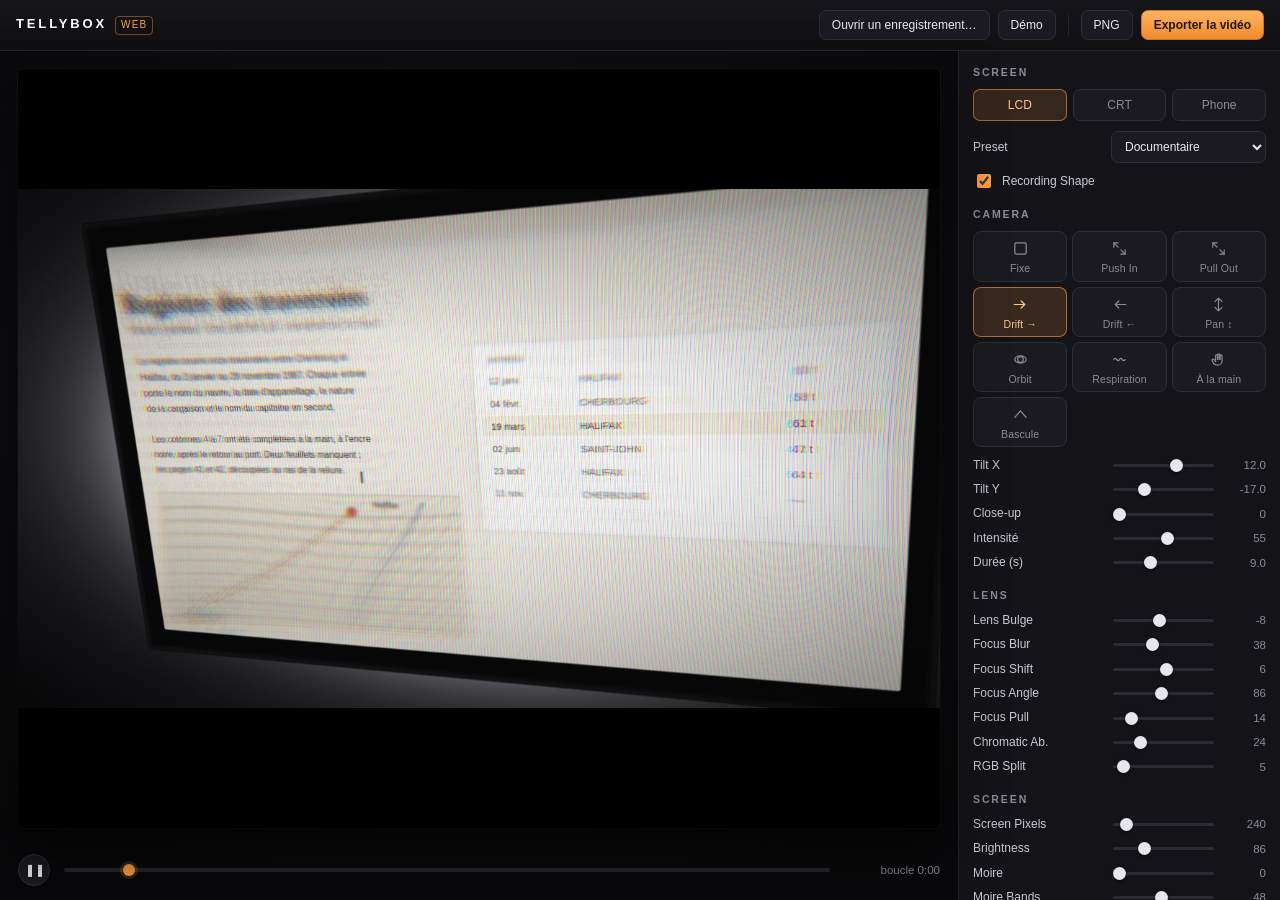
<file: apps/tellybox/index.html>
<!doctype html>
<html lang="fr">
<head>
<meta charset="utf-8">
<meta name="viewport" content="width=device-width,initial-scale=1">
<title>Tellybox — un enregistrement d'écran filmé sur un vrai écran</title>
<style>
  :root{
    --bg:#0b0b0d; --bg2:#111114; --panel:#141418; --line:#24242b; --line2:#2e2e37;
    --txt:#e9e9ee; --dim:#8b8b98; --acc:#ff9f45; --acc2:#5aa9ff; --ok:#57d68a;
  }
  *{box-sizing:border-box}
  html,body{height:100%}
  body{
    margin:0; background:var(--bg); color:var(--txt);
    font:13px/1.45 -apple-system,BlinkMacSystemFont,"Segoe UI",Inter,Roboto,Helvetica,Arial,sans-serif;
    -webkit-font-smoothing:antialiased; overflow:hidden;
  }
  #app{display:flex; flex-direction:column; height:100%}

  header{
    display:flex; align-items:center; gap:14px; padding:10px 16px;
    border-bottom:1px solid var(--line); background:linear-gradient(#16161a,#101013);
    flex:0 0 auto;
  }
  .brand{display:flex; align-items:baseline; gap:8px; letter-spacing:.22em; font-weight:700; font-size:13px}
  .brand b{color:#fff}
  .brand span{letter-spacing:.12em; font-weight:500; font-size:10px; color:var(--acc);
    border:1px solid rgba(255,159,69,.4); border-radius:4px; padding:1px 5px}
  .tools{display:flex; align-items:center; gap:8px; margin-left:auto}
  .btn{
    appearance:none; border:1px solid var(--line2); background:#1a1a20; color:var(--txt);
    padding:7px 12px; border-radius:7px; font-size:12px; cursor:pointer; transition:.15s;
    display:inline-flex; align-items:center; gap:7px; white-space:nowrap;
  }
  .btn:hover{background:#22222a; border-color:#3a3a46}
  .btn:active{transform:translateY(1px)}
  .btn.primary{background:linear-gradient(#ffb463,#f08b2b); border-color:#c9741f; color:#231402; font-weight:600}
  .btn.primary:hover{background:linear-gradient(#ffc07a,#f4952f)}
  .btn.on{border-color:rgba(255,159,69,.65); box-shadow:0 0 0 1px rgba(255,159,69,.25) inset}
  .sep{width:1px; height:22px; background:var(--line); margin:0 4px}

  main{display:flex; min-height:0; flex:1}
  .stage{
    position:relative; flex:1 1 auto; min-width:0; background:
      radial-gradient(120% 90% at 50% 40%, #17171b 0%, #08080a 70%);
    display:flex; flex-direction:column;
  }
  .viewport{position:relative; flex:1; min-height:0; padding:18px; display:flex}
  #gl{
    width:100%; height:100%; object-fit:contain; display:block;
    border-radius:6px; background:#000;
    box-shadow:0 24px 60px rgba(0,0,0,.7), 0 0 0 1px rgba(255,255,255,.04);
  }
  #drop{
    position:absolute; inset:18px; border:1.5px dashed rgba(255,255,255,.18); border-radius:8px;
    display:none; align-items:center; justify-content:center; text-align:center; gap:10px;
    background:rgba(8,8,10,.82); color:var(--txt); font-size:14px; letter-spacing:.02em; z-index:5;
    pointer-events:none;
  }
  #drop.on{display:flex}
  #drop b{color:var(--acc)}

  .transport{
    flex:0 0 auto; display:flex; align-items:center; gap:12px; padding:8px 18px 14px;
  }
  .transport .tbtn{
    width:32px; height:32px; border-radius:50%; border:1px solid var(--line2); background:#1a1a20;
    color:var(--txt); cursor:pointer; font-size:12px; display:grid; place-items:center;
  }
  .transport .tbtn:hover{background:#22222a}
  #seek{
    -webkit-appearance:none; appearance:none; height:4px; border-radius:3px; flex:1;
    background:#26262e; outline:none;
  }
  #seek::-webkit-slider-thumb{
    -webkit-appearance:none; width:12px; height:12px; border-radius:50%;
    background:var(--acc); border:none; cursor:pointer; box-shadow:0 0 0 3px rgba(255,159,69,.18);
  }
  #seek::-moz-range-thumb{width:12px;height:12px;border:none;border-radius:50%;background:var(--acc);cursor:pointer}
  #tc{font-variant-numeric:tabular-nums; color:var(--dim); font-size:11.5px; min-width:96px; text-align:right}

  aside.panel{
    flex:0 0 322px; border-left:1px solid var(--line); background:var(--panel);
    overflow-y:auto; padding:14px 14px 28px;
  }
  aside.panel::-webkit-scrollbar{width:9px}
  aside.panel::-webkit-scrollbar-thumb{background:#26262e; border-radius:6px}

  .grp{margin-bottom:16px}
  .grp h3{
    margin:0 0 9px; font-size:10.5px; letter-spacing:.18em; text-transform:uppercase;
    color:var(--dim); font-weight:600;
  }
  .seg{display:flex; gap:6px; margin-bottom:10px}
  .seg button{
    flex:1; padding:8px 0; border-radius:7px; border:1px solid var(--line2); background:#1a1a20;
    color:var(--dim); font-size:12px; cursor:pointer; transition:.15s;
  }
  .seg button:hover{color:var(--txt)}
  .seg button.on{background:rgba(255,159,69,.14); border-color:rgba(255,159,69,.55); color:#ffc48c}

  .camPadWrap{border:1px solid var(--line2);border-radius:8px;overflow:hidden;background:#0c1117}
  #camPad{display:block;width:100%;height:154px;touch-action:none;cursor:crosshair}
  .camHelp{color:var(--dim);font-size:10.5px;margin:5px 0 8px;line-height:1.4}
  .keyBtns{display:flex;gap:6px;margin:7px 0}
  .keyBtns .btn{flex:1;justify-content:center;padding:6px 7px}
  .keyList{display:flex;flex-direction:column;gap:4px;max-height:112px;overflow:auto}
  .keyItem{display:flex;align-items:center;gap:6px;width:100%;padding:5px 7px;border:1px solid var(--line2);border-radius:6px;background:#19191f;color:var(--dim);font-size:10.5px;text-align:left;cursor:pointer}
  .keyItem.on{border-color:rgba(255,159,69,.6);color:#ffc48c;background:rgba(255,159,69,.1)}
  .keyItem span:last-child{margin-left:auto;font-variant-numeric:tabular-nums}
  .keyDot{width:7px;height:7px;border-radius:50%;background:var(--acc);flex:none}
  .moves{display:grid; grid-template-columns:repeat(3,1fr); gap:5px; margin:8px 0 10px}
  .move{
    display:flex; flex-direction:column; align-items:center; gap:5px; padding:8px 2px 6px;
    border-radius:8px; border:1px solid var(--line2); background:#1a1a20; color:var(--dim);
    font-size:10.5px; letter-spacing:.01em; cursor:pointer; transition:.14s; line-height:1.15;
    text-align:center;
  }
  .move svg{width:17px; height:17px; stroke:currentColor; fill:none; stroke-width:1.7;
    stroke-linecap:round; stroke-linejoin:round}
  .move:hover{background:#22222a; color:var(--txt)}
  .move.on{background:rgba(255,159,69,.15); border-color:rgba(255,159,69,.6); color:#ffc48c}
  .move.on svg{stroke:#ffc48c}

  .row{display:flex; align-items:center; gap:10px; margin:7px 0}
  .row label{flex:0 0 128px; font-size:12px; color:#c9c9d3}
  .row .val{
    flex:0 0 40px; text-align:right; font-size:11.5px; color:var(--dim);
    font-variant-numeric:tabular-nums;
  }
  input[type=range]{
    -webkit-appearance:none; appearance:none; flex:1 1 0; min-width:40px; height:3px;
    background:#2b2b34; border-radius:3px; outline:none;
  }
  input[type=range]::-webkit-slider-thumb{
    -webkit-appearance:none; width:13px; height:13px; border-radius:50%; background:#e6e6ec;
    border:none; cursor:pointer; box-shadow:0 1px 3px rgba(0,0,0,.6);
  }
  input[type=range]::-moz-range-thumb{width:13px;height:13px;border:none;border-radius:50%;background:#e6e6ec;cursor:pointer}
  input[type=range]:hover::-webkit-slider-thumb{background:#fff}

  .chk{display:flex; align-items:center; gap:8px; font-size:12px; color:#c9c9d3; margin:8px 0}
  .chk input{accent-color:var(--acc); width:14px; height:14px}
  select{
    width:100%; background:#1a1a20; color:var(--txt); border:1px solid var(--line2);
    border-radius:7px; padding:7px 9px; font-size:12px; outline:none;
  }
  input[type=color]{
    -webkit-appearance:none; appearance:none; width:34px; height:24px; padding:0; border:1px solid var(--line2);
    border-radius:5px; background:#1a1a20; cursor:pointer;
  }
  input[type=color]::-webkit-color-swatch-wrapper{padding:2px}
  input[type=color]::-webkit-color-swatch{border:none; border-radius:3px}

  .hint{color:var(--dim); font-size:11.5px; line-height:1.5; margin:10px 0 0}
  .hint b{color:#cfcfd8; font-weight:600}
  .kbd{border:1px solid var(--line2); border-radius:4px; padding:0 4px; font-size:10.5px; color:#b9b9c4}

  #toast{
    position:fixed; left:50%; bottom:26px; transform:translateX(-50%) translateY(14px);
    background:#1c1c22; border:1px solid var(--line2); color:var(--txt); padding:9px 16px;
    border-radius:9px; font-size:12.5px; opacity:0; pointer-events:none; transition:.25s; z-index:40;
    box-shadow:0 10px 30px rgba(0,0,0,.5);
  }
  #toast.on{opacity:1; transform:translateX(-50%) translateY(0)}

  #rec{
    position:absolute; top:26px; left:26px; display:none; align-items:center; gap:8px;
    background:rgba(20,20,24,.86); border:1px solid #3a3a46; border-radius:20px; padding:6px 12px;
    font-size:11.5px; letter-spacing:.06em; z-index:6;
  }
  #rec.on{display:flex}
  #rec i{width:8px; height:8px; border-radius:50%; background:#ff4d4d; animation:blink 1s infinite}
  @keyframes blink{50%{opacity:.25}}

  @media (max-width:900px){
    main{flex-direction:column}
    .stage{flex:0 0 54%; min-height:0}
    .viewport{padding:10px}
    #drop{inset:10px}
    aside.panel{flex:1 1 46%; min-height:0; border-left:none; border-top:1px solid var(--line)}
    .row label{flex-basis:104px}
    header{flex-wrap:wrap; gap:8px; padding:8px 10px}
    .brand span{display:none}
  }
</style>
</head>
<body>
<div id="app">
  <header>
    <div class="brand"><b>TELLYBOX</b><span>WEB</span></div>
    <div class="tools">
      <button class="btn" id="btnOpen">Ouvrir un enregistrement…</button>
      <button class="btn" id="btnDemo">Démo</button>
      <span class="sep"></span>
      <button class="btn" id="btnPng">PNG</button>
      <button class="btn primary" id="btnWebm">Exporter la vidéo</button>
    </div>
  </header>

  <main>
    <section class="stage">
      <div class="viewport">
        <canvas id="gl" width="1280" height="720"></canvas>
        <div id="drop"><span>Déposez un <b>enregistrement d'écran</b> (vidéo ou image) ici</span></div>
        <div id="rec"><i></i><span id="recTxt">REC 0:00</span></div>
      </div>
      <div class="transport">
        <button class="tbtn" id="btnPlay" title="Lecture / pause">❚❚</button>
        <input type="range" id="seek" min="0" max="1000" value="0">
        <span id="tc">0:00 / 0:00</span>
      </div>
    </section>

    <aside class="panel">
      <div class="grp">
        <h3>Screen</h3>
        <div class="seg" id="segScreen">
          <button data-t="0" class="on">LCD</button>
          <button data-t="1">CRT</button>
          <button data-t="2">Phone</button>
        </div>
        <div class="row"><label>Preset</label>
          <select id="preset">
            <option value="doc">Documentaire</option>
            <option value="crt">CRT rétro</option>
            <option value="phone">Téléphone</option>
            <option value="clean">Net (témoin)</option>
          </select>
        </div>
        <label class="chk"><input type="checkbox" id="recShape" checked>Recording Shape</label>
      </div>

      <div id="ctrls"></div>

      <div class="grp">
        <h3>Couleur du moiré</h3>
        <div class="row"><label>Moire Colour</label><input type="color" id="moireCol" value="#8fd7ff">
          <span style="flex:1"></span></div>
        <label class="chk"><input type="checkbox" id="glowOnly">Flicker Glow Only</label>
      </div>

      <div class="grp" id="cameraPathPanel">
        <h3>Trajectoire caméra · 2D</h3>
        <div class="camPadWrap"><canvas id="camPad" width="300" height="154" aria-label="Zone de position de la caméra"></canvas></div>
        <p class="camHelp">Glisse le point pour régler X/Y. Place la tête de lecture, puis ajoute un point clé pour mémoriser position, inclinaison et cadrage. Les points sont conservés dans ce navigateur.</p>
        <label class="chk"><input type="checkbox" id="camPathOn">Activer les points clés</label>
        <div class="row"><label for="pathDuration">Durée du mouvement</label><input id="pathDuration" type="number" min="1" max="120" step="0.5" value="9" style="width:66px;background:#1a1a20;color:var(--txt);border:1px solid var(--line2);border-radius:5px;padding:5px"></div>
        <div class="row"><label for="keyTime">Position temporelle</label><input type="range" id="keyTime" min="0" max="1000" value="0"><span class="val" id="keyClock">0.0 s</span></div>
        <div class="keyBtns"><button class="btn" id="addKey">＋ Point clé</button><button class="btn" id="deleteKey" disabled>Supprimer</button></div>
        <div class="keyList" id="keyList"></div>
      </div>

      <div class="grp">
        <h3>Shot</h3>
        <div class="row"><label>Caméra</label>
          <button class="btn" id="btnReset" style="flex:1">Réinitialiser les réglages</button></div>
      </div>

      <p class="hint">
        <b>Comment faire :</b> déposez un enregistrement d'écran, choisissez l'écran (LCD, CRT, Phone),
        puis réglez la caméra dans la zone 2D. Place la tête de lecture, ajoute plusieurs points clés et règle <b>Tilt X/Y</b>
        ou <b>Close-up</b> pour chaque point. Le raccourci <span class="kbd">espace</span> lance la pause,
        <span class="kbd">E</span> exporte la vidéo.
      </p>
    </aside>
  </main>
</div>

<div id="toast"></div>
<input type="file" id="file" accept="video/*,image/*" hidden>

<script type="text/javascript">
/* =====================================================================
   TELLYBOX WEB — un enregistrement d'écran, filmé sur un vrai écran
   Rendu : WebGL (plan en perspective + trame de sous-pixels + optique)
   ===================================================================== */
(function(){
'use strict';

/* ---------- paramètres ---------- */
const SPEC = [
  { g:'Camera', items:[
    ['tiltX','Tilt X',-40,40,0.5,12],
    ['tiltY','Tilt Y',-40,40,0.5,-17],
    ['framing','Close-up',0,100,1,0],
    ['moveAmt','Intensité',0,100,1,55],
    ['moveSpeed','Durée (s)',3,20,0.5,9],
  ]},
  { g:'Lens', items:[
    ['bulge','Lens Bulge',-100,100,1,-8],
    ['blur','Focus Blur',0,100,1,38],
    ['shift','Focus Shift',-100,100,1,6],
    ['angle','Focus Angle',0,180,1,86],
    ['pull','Focus Pull',0,100,1,14],
    ['ca','Chromatic Ab.',0,100,1,24],
    ['split','RGB Split',0,100,1,5],
  ]},
  { g:'Screen', items:[
    ['px','Screen Pixels',140,1400,10,240],
    ['expo','Brightness',40,200,1,86],
    ['moire','Moire',0,100,1,0],
    ['bands','Moire Bands',0,100,1,48],
    ['mspeed','Moire Speed',0,100,1,28],
    ['flicker','Flicker',0,100,1,8],
    ['fspeed','Flicker Speed',0,100,1,42],
    ['glow','Glow',0,100,1,32],
    ['sheen','Glare',0,100,1,26],
    ['vignette','Vignette',0,100,1,42],
    ['grain','Grain',0,100,1,14],
  ]},
];

const P = { type:0, recShape:true, glowOnly:false, moireCol:'#8fd7ff', move:'drift',
  camEnabled:false,camX:0,camY:0,camKeys:[] };
SPEC.forEach(s=>s.items.forEach(it=>{ P[it[0]] = it[5]; }));
let selectedCamKey=null, camPointerDown=false;

const MOVES = [
  ['static','Fixe','<rect x="4" y="4" width="16" height="16" rx="2"/>'],
  ['push','Push In','<path d="M4 10V4h6M20 14v6h-6"/><path d="M4 4l6 6M20 20l-6-6"/>'],
  ['pull','Pull Out','<path d="M10 4H4v6M14 20h6v-6"/><path d="M10 10L4 4M14 14l6 6"/>'],
  ['drift','Drift →','<path d="M3 12h15M13 7l5 5-5 5"/>'],
  ['driftL','Drift ←','<path d="M21 12H6M11 7l-5 5 5 5"/>'],
  ['panV','Pan ↕','<path d="M12 3v16M7 8l5-5 5 5M7 16l5 5 5-5"/>'],
  ['orbit','Orbit','<circle cx="12" cy="12" r="4"/><path d="M20 12a8 5 0 1 1-16 0 8 5 0 0 1 16 0z"/>'],
  ['breathe','Respiration','<path d="M4 12c3-6 5 6 8 0s5 6 8 0"/>'],
  ['hand','À la main','<path d="M8 13V6.5a1.5 1.5 0 0 1 3 0V12"/><path d="M11 12V5.5a1.5 1.5 0 0 1 3 0V12"/><path d="M14 12V7a1.5 1.5 0 0 1 3 0v7a6 6 0 0 1-6 6h-1a6 6 0 0 1-5.6-3.8L3 13.5a1.6 1.6 0 0 1 2.9-1.3L8 15"/>'],
  ['tilt','Bascule','<path d="M4 16l8-9 8 9"/>'],
];

const PRESETS = {
  doc:   { type:0, framing:0, tiltX:12, tiltY:-17, move:'drift', moveAmt:60, moveSpeed:9, bulge:-8, blur:38, shift:6, angle:86, pull:14,
           ca:24, split:4, px:240, expo:86, moire:0, bands:48, mspeed:28, flicker:8, fspeed:42, glow:32, sheen:26, vignette:42, grain:14 },
  crt:   { type:1, framing:22, tiltX:8, tiltY:-14, move:'push', moveAmt:45, moveSpeed:9, bulge:38, blur:30, shift:0, angle:90, pull:0,
           ca:36, split:9, px:190, expo:86, moire:34, bands:62, mspeed:46, flicker:30, fspeed:30, glow:34, sheen:18, vignette:58, grain:28 },
  phone: { type:2, framing:10, tiltX:2, tiltY:-12, move:'orbit', moveAmt:50, moveSpeed:9, bulge:0, blur:34, shift:8, angle:80, pull:10,
           ca:24, split:3, px:320, expo:88, moire:0, bands:50, mspeed:28, flicker:0, fspeed:42, glow:34, sheen:40, vignette:40, grain:12 },
  clean: { type:0, framing:0, tiltX:0, tiltY:0, move:'static', moveAmt:0, moveSpeed:9, bulge:0, blur:0, shift:0, angle:90, pull:0,
           ca:0, split:0, px:700, expo:96, moire:0, bands:50, mspeed:20, flicker:0, fspeed:40, glow:12, sheen:8, vignette:14, grain:5 },
};

/* ---------- DOM ---------- */
const $ = s=>document.querySelector(s);
const canvas = $('#gl');
const toastEl = $('#toast');
let toastT = 0;
function toast(msg, ms){
  toastEl.textContent = msg; toastEl.classList.add('on');
  clearTimeout(toastT); toastT = setTimeout(()=>toastEl.classList.remove('on'), ms||2200);
}

/* ---------- contrôles ---------- */
const ctrlsEl = $('#ctrls');
const sliders = {};
const moveGrid = document.createElement('div');
moveGrid.className = 'moves';
moveGrid.id = 'moves';
MOVES.forEach(([id,label,icon])=>{
  const b = document.createElement('button');
  b.className = 'move'; b.dataset.move = id; b.type = 'button';
  b.innerHTML = '<svg viewBox="0 0 24 24">'+icon+'</svg><span>'+label+'</span>';
  b.addEventListener('click', ()=>{ P.move = id; syncMoves(); });
  moveGrid.append(b);
});
function syncMoves(){
  [...moveGrid.children].forEach(b=>b.classList.toggle('on', b.dataset.move === P.move));
  if(P.move==='static' && !P.moveAmt) return;
}
syncMoves();

SPEC.forEach(sec=>{
  const g = document.createElement('div'); g.className='grp';
  const h = document.createElement('h3'); h.textContent = sec.g; g.append(h);
  if(sec.g === 'Camera'){ g.append(moveGrid) }
  sec.items.forEach(([key,label,min,max,step,def])=>{
    const row = document.createElement('div'); row.className='row';
    const lab = document.createElement('label'); lab.textContent = label;
    const rng = document.createElement('input');
    rng.type='range'; rng.min=min; rng.max=max; rng.step=step; rng.value=P[key];
    const val = document.createElement('span'); val.className='val';
    const fmt = v=> step<1 ? (+v).toFixed(1) : Math.round(v);
    val.textContent = fmt(P[key]);
    rng.addEventListener('input', ()=>{
      P[key] = parseFloat(rng.value); val.textContent = fmt(P[key]);
      if(selectedCamKey&&['tiltX','tiltY','framing'].includes(key)){
        const k=P.camKeys.find(x=>x.id===selectedCamKey);
        if(k){ k[key]=P[key]; drawCameraPad(); renderKeyList() }
      }
      if((P.camEnabled||selectedCamKey)&&['tiltX','tiltY','framing'].includes(key))saveCameraPath();
    });
    row.append(lab, rng, val); g.append(row);
    sliders[key] = { rng, val, fmt };
  });
  ctrlsEl.append(g);
});
function syncControls(){
  for(const k in sliders){
    sliders[k].rng.value = P[k];
    sliders[k].val.textContent = sliders[k].fmt(P[k]);
  }
  $('#moireCol').value = P.moireCol;
  $('#recShape').checked = P.recShape;
  $('#glowOnly').checked = P.glowOnly;
  $('#camPathOn').checked = P.camEnabled;
  [...$('#segScreen').children].forEach(b=>b.classList.toggle('on', +b.dataset.t === P.type));
  $('#preset').value = currentPreset || 'doc';
  syncMoves();
}
let currentPreset = 'doc';

$('#segScreen').addEventListener('click', e=>{
  const b = e.target.closest('button'); if(!b) return;
  P.type = +b.dataset.t;
  [...$('#segScreen').children].forEach(x=>x.classList.toggle('on', x===b));
  currentPreset = null;
});
$('#preset').addEventListener('change', e=>{
  const p = PRESETS[e.target.value]; if(!p) return;
  Object.assign(P, p); currentPreset = e.target.value; syncControls(); syncMoves();
});
$('#recShape').addEventListener('change', e=>{ P.recShape = e.target.checked; });
$('#glowOnly').addEventListener('change', e=>{ P.glowOnly = e.target.checked; });
$('#moireCol').addEventListener('input', e=>{ P.moireCol = e.target.value; });
$('#btnReset').addEventListener('click', ()=>{
  SPEC.forEach(s=>s.items.forEach(it=>{ P[it[0]] = it[5]; }));
  Object.assign(P, {type:0, recShape:true, glowOnly:false});
  currentPreset = 'doc'; P.move='drift'; P.moveAmt=55;
  P.camEnabled=false; P.camX=0; P.camY=0; P.camKeys=[]; selectedCamKey=null;
  $('#camPathOn').checked=false; $('#keyTime').value=0; $('#pathDuration').value=9;
  syncControls(); syncMoves(); renderKeyList(); drawCameraPad(); saveCameraPath(); toast('Réglages réinitialisés');
});

/* ---------- trajectoire caméra à points clés ---------- */
const camPad=$('#camPad'), camCtx=camPad.getContext('2d');
let camKeySeq=1;
function pathDuration(){ return Math.max(1,Math.min(120,parseFloat($('#pathDuration').value)||9)) }
function cameraDuration(){ return S.kind==='video'&&S.video&&Number.isFinite(S.video.duration)&&S.video.duration>0?Math.min(pathDuration(),S.video.duration):pathDuration() }
function pathProgress(){ return clamp01((APP.time||0)/cameraDuration()) }
const CAM_PATH_KEY='tellybox-camera-path-v1';
function saveCameraPath(){
  try{localStorage.setItem(CAM_PATH_KEY,JSON.stringify({enabled:P.camEnabled,x:P.camX,y:P.camY,
    tiltX:P.tiltX,tiltY:P.tiltY,framing:P.framing,duration:pathDuration(),keys:P.camKeys}))}catch(e){}
}
function loadCameraPath(){
  try{
    const data=JSON.parse(localStorage.getItem(CAM_PATH_KEY)||'null');if(!data)return;
    P.camEnabled=!!data.enabled;P.camX=Number(data.x)||0;P.camY=Number(data.y)||0;
    if(Number.isFinite(data.tiltX))P.tiltX=data.tiltX;
    if(Number.isFinite(data.tiltY))P.tiltY=data.tiltY;
    if(Number.isFinite(data.framing))P.framing=data.framing;
    P.camKeys=Array.isArray(data.keys)?data.keys.filter(k=>Number.isFinite(k.u)&&Number.isFinite(k.x)&&Number.isFinite(k.y)
      &&Number.isFinite(k.tiltX)&&Number.isFinite(k.tiltY)&&Number.isFinite(k.framing)):[];
    if(Number.isFinite(data.duration))$('#pathDuration').value=Math.max(1,Math.min(120,data.duration));
    camKeySeq=P.camKeys.reduce((max,k)=>Math.max(max,(+k.id||0)+1),1);
  }catch(e){}
}
function clamp01(v){ return Math.max(0,Math.min(1,v)) }
function sampleCam(u){
  const keys=P.camKeys.slice().sort((a,b)=>a.u-b.u);
  if(!keys.length)return {x:P.camX,y:P.camY,tiltX:P.tiltX,tiltY:P.tiltY,framing:P.framing};
  if(u<=keys[0].u)return keys[0];
  if(u>=keys[keys.length-1].u)return keys[keys.length-1];
  let i=0; while(i<keys.length-1&&u>keys[i+1].u)i++;
  const a=keys[i],b=keys[i+1],t=clamp01((u-a.u)/Math.max(.0001,b.u-a.u)),e=t*t*(3-2*t);
  return {x:a.x+(b.x-a.x)*e,y:a.y+(b.y-a.y)*e,
    tiltX:a.tiltX+(b.tiltX-a.tiltX)*e,tiltY:a.tiltY+(b.tiltY-a.tiltY)*e,
    framing:a.framing+(b.framing-a.framing)*e};
}
function drawCameraPad(){
  if(!camCtx)return;
  const w=camPad.width,h=camPad.height,pad=20;
  camCtx.clearRect(0,0,w,h); camCtx.fillStyle='#0c1117'; camCtx.fillRect(0,0,w,h);
  camCtx.strokeStyle='rgba(180,200,220,.13)'; camCtx.lineWidth=1;
  for(let i=1;i<4;i++){
    const x=pad+(w-pad*2)*i/4,y=pad+(h-pad*2)*i/4;
    camCtx.beginPath();camCtx.moveTo(x,pad);camCtx.lineTo(x,h-pad);camCtx.stroke();
    camCtx.beginPath();camCtx.moveTo(pad,y);camCtx.lineTo(w-pad,y);camCtx.stroke();
  }
  camCtx.strokeStyle='rgba(255,255,255,.3)';camCtx.setLineDash([4,4]);
  camCtx.strokeRect(pad,pad,w-pad*2,h-pad*2);camCtx.setLineDash([]);
  const xy=o=>[w/2+o.x*(w/2-pad),h/2-o.y*(h/2-pad)];
  const keys=P.camKeys.slice().sort((a,b)=>a.u-b.u);
  if(keys.length){
    camCtx.beginPath(); keys.forEach((k,i)=>{const [x,y]=xy(k);i?camCtx.lineTo(x,y):camCtx.moveTo(x,y)});
    camCtx.strokeStyle='rgba(255,159,69,.75)';camCtx.lineWidth=2;camCtx.stroke();
    keys.forEach((k,i)=>{
      const [x,y]=xy(k);camCtx.beginPath();camCtx.arc(x,y,k.id===selectedCamKey?6:4,0,Math.PI*2);
      camCtx.fillStyle=k.id===selectedCamKey?'#fff':'#ff9f45';camCtx.fill();
      camCtx.fillStyle='#17171b';camCtx.font='9px sans-serif';camCtx.textAlign='center';camCtx.textBaseline='middle';camCtx.fillText(String(i+1),x,y);
    });
  }
  const pose=P.camEnabled&&keys.length?sampleCam(pathProgress()):{x:P.camX,y:P.camY};
  const [cx,cy]=xy(pose);
  camCtx.beginPath();camCtx.arc(cx,cy,8,0,Math.PI*2);camCtx.fillStyle='rgba(90,169,255,.22)';camCtx.fill();
  camCtx.beginPath();camCtx.arc(cx,cy,4.5,0,Math.PI*2);camCtx.fillStyle='#5aa9ff';camCtx.fill();
  camCtx.strokeStyle='#eaf4ff';camCtx.lineWidth=1.5;camCtx.beginPath();camCtx.moveTo(cx-9,cy);camCtx.lineTo(cx+9,cy);camCtx.moveTo(cx,cy-9);camCtx.lineTo(cx,cy+9);camCtx.stroke();
}
function renderKeyList(){
  const list=$('#keyList'); if(!list)return;
  list.innerHTML='';
  const sorted=P.camKeys.slice().sort((a,b)=>a.u-b.u);
  sorted.forEach((k,i)=>{
    const b=document.createElement('button');b.type='button';b.className='keyItem'+(k.id===selectedCamKey?' on':'');
    b.innerHTML='<i class="keyDot"></i><span>Point '+(i+1)+'</span><span>'+((k.u*cameraDuration()).toFixed(1))+' s · '+Math.round(k.tiltX)+'°/'+Math.round(k.tiltY)+'°</span>';
    b.onclick=()=>selectCamKey(k.id);list.append(b);
  });
  $('#deleteKey').disabled=!selectedCamKey;
  drawCameraPad();
}
function updateKeyPlayhead(u,selectPose){
  u=clamp01(u); const d=cameraDuration();
  $('#keyTime').value=Math.round(u*1000);$('#keyClock').textContent=(u*d).toFixed(1)+' s';
  const seconds=u*d;
  if(S.kind==='video'&&S.video){S.video.pause();S.video.currentTime=Math.min(seconds,S.video.duration||seconds)}
  else APP.time=seconds;
  APP.playing=false;$('#btnPlay').textContent='▶';
  if(selectPose){
    selectedCamKey=null;
    const p=sampleCam(u);P.camX=p.x;P.camY=p.y;P.tiltX=p.tiltX;P.tiltY=p.tiltY;P.framing=p.framing;
    syncControls();renderKeyList();
  }
  drawCameraPad();
}
function selectCamKey(id){
  const k=P.camKeys.find(x=>x.id===id);if(!k)return;
  selectedCamKey=id;P.camX=k.x;P.camY=k.y;P.tiltX=k.tiltX;P.tiltY=k.tiltY;P.framing=k.framing;
  P.camEnabled=true;$('#camPathOn').checked=true;saveCameraPath();
  updateKeyPlayhead(k.u,false);syncControls();renderKeyList();
}
function addCamKey(){
  const u=+$('#keyTime').value/1000;
  let k=P.camKeys.find(x=>Math.abs(x.u-u)<.003);
  if(!k){k={id:camKeySeq++,u:u};P.camKeys.push(k)}
  Object.assign(k,{x:P.camX,y:P.camY,tiltX:P.tiltX,tiltY:P.tiltY,framing:P.framing});
  selectedCamKey=k.id;P.camEnabled=true;$('#camPathOn').checked=true;
  P.camKeys.sort((a,b)=>a.u-b.u);saveCameraPath();renderKeyList();toast('Point clé enregistré à '+(u*cameraDuration()).toFixed(1)+' s');
}
function deleteCamKey(){
  if(!selectedCamKey)return;
  P.camKeys=P.camKeys.filter(k=>k.id!==selectedCamKey);selectedCamKey=null;saveCameraPath();renderKeyList();
}
function setCamFromPointer(e){
  const r=camPad.getBoundingClientRect(),x=(e.clientX-r.left)*camPad.width/r.width,y=(e.clientY-r.top)*camPad.height/r.height,pad=20;
  P.camX=clamp01((x-pad)/(camPad.width-pad*2))*2-1;
  P.camY=1-clamp01((y-pad)/(camPad.height-pad*2))*2;
  P.camEnabled=true;$('#camPathOn').checked=true;
  if(selectedCamKey){const k=P.camKeys.find(k=>k.id===selectedCamKey);if(k){k.x=P.camX;k.y=P.camY}}
  drawCameraPad();
}
camPad.addEventListener('pointerdown',e=>{camPointerDown=true;camPad.setPointerCapture(e.pointerId);setCamFromPointer(e);e.preventDefault()});
camPad.addEventListener('pointermove',e=>{if(camPointerDown)setCamFromPointer(e)});
['pointerup','pointercancel','lostpointercapture'].forEach(t=>camPad.addEventListener(t,()=>{if(camPointerDown)saveCameraPath();camPointerDown=false;renderKeyList()}));
$('#camPathOn').addEventListener('change',e=>{P.camEnabled=e.target.checked;saveCameraPath();drawCameraPad()});
$('#pathDuration').addEventListener('change',()=>{renderKeyList();updateKeyPlayhead(+$('#keyTime').value/1000,false);saveCameraPath()});
$('#keyTime').addEventListener('input',e=>updateKeyPlayhead(+e.target.value/1000,true));
$('#addKey').addEventListener('click',addCamKey);
$('#deleteKey').addEventListener('click',deleteCamKey);

/* ---------- WebGL ---------- */
const gl = canvas.getContext('webgl', {antialias:false, preserveDrawingBuffer:true, alpha:false})
        || canvas.getContext('experimental-webgl', {antialias:false, preserveDrawingBuffer:true});
if(!gl){ document.body.insertAdjacentHTML('beforeend',
  '<div style="position:fixed;inset:0;display:grid;place-items:center;background:#0b0b0d;color:#e9e9ee;font:14px system-ui;z-index:99">WebGL est nécessaire pour cet effet.</div>');
  return; }

const VERT = `
attribute vec2 aPos;
varying vec2 vUv;
void main(){ vUv = aPos*0.5+0.5; gl_Position = vec4(aPos,0.0,1.0); }`;

const FRAG = `
precision highp float;
varying vec2 vUv;

uniform vec2  uRes;
uniform vec2  uTan;
uniform mat3  uRt;
uniform vec3  uC;
uniform vec2  uSize;
uniform vec2  uOuter;
uniform float uRadBody, uRadScreen;
uniform vec2  uFit;
uniform vec2  uCPx;
uniform sampler2D uTex;
uniform float uTime;
uniform float uBulge,uBlur,uShift,uAngle,uCA,uSplit;
uniform float uMoire,uBands,uMSpeed;
uniform vec3  uMoireCol;
uniform float uFlickerV;
uniform float uGlow,uVignette,uGrain,uSheen,uExpo;
uniform int   uType;
uniform vec3  uBezel, uWall, uSpill;

float hash21(vec2 p){ p=fract(p*vec2(123.34,456.21)); p+=dot(p,p+45.32); return fract(p.x*p.y); }
float sdRound(vec2 p, vec2 b, float r){ vec2 q=abs(p)-b+r; return min(max(q.x,q.y),0.0)+length(max(q,0.0))-r; }
vec3 texAt(vec2 uv){ return texture2D(uTex, clamp(uv, vec2(0.0), vec2(1.0))).rgb; }

vec3 pixelMask(vec2 spx, out float dim){
  vec3 m = vec3(1.0);
  dim = 1.0;
  if(uType==0){
    float x = spx.x*3.0;
    float idx = mod(floor(x), 3.0);
    float f = fract(x);
    float on = 0.30 + 0.70*pow(sin(f*3.14159), 1.6);
    m = vec3(on*on);
    m.r *= idx<0.5 ? 1.0 : 0.50;
    m.g *= (idx>0.5 && idx<1.5) ? 1.0 : 0.50;
    m.b *= idx>1.5 ? 1.0 : 0.50;
    dim = 0.90 + 0.10*(0.5+0.5*cos(fract(spx.y)*6.28318));
  } else if(uType==1){
    float x = spx.x*3.0;
    float idx = mod(floor(x), 3.0);
    float f = fract(x);
    float on = 0.55+0.45*sin(f*3.14159);
    m = vec3(0.42+0.58*on);
    m.r *= idx<0.5 ? 1.0 : 0.52;
    m.g *= (idx>0.5 && idx<1.5) ? 1.0 : 0.52;
    m.b *= idx>1.5 ? 1.0 : 0.52;
    dim = 0.66 + 0.34*(0.5+0.5*sin(fract(spx.y)*6.28318));
  } else {
    vec2 c = fract(spx*1.5)-0.5;
    float d = length(c*vec2(1.0,0.75));
    float on = 1.0-smoothstep(0.18,0.46,d);
    m = vec3(0.24+0.76*on);
    dim = 0.94;
  }
  return m;
}

vec3 sampleBlur(vec2 uv, float r){
  vec3 acc = texAt(uv);
  if(r < 0.0006) return acc;
  float w = 1.0;
  for(int i=0;i<6;i++){
    float a = float(i)*1.0472;
    vec2 o = vec2(cos(a),sin(a));
    acc += texAt(uv + o*r) * 0.55;
    acc += texAt(uv + o*r*0.55) * 0.45;
    w += 1.0;
  }
  return acc / w;
}

vec3 hitPlane(vec2 ndc, out bool ok){
  vec3 rd  = vec3(ndc*uTan, -1.0);
  vec3 ro  = uRt * (-uC);
  vec3 rdp = uRt * rd;
  float denom = abs(rdp.z) < 1e-5 ? 1e-5 : rdp.z;
  float t = -ro.z / denom;
  ok = t > 0.0;
  return ro + t*rdp;
}

void main(){
  vec2 ndc = vUv*2.0-1.0;
  bool hit, hit2;
  vec3 hp  = hitPlane(ndc, hit);
  vec3 hp2 = hitPlane(ndc + vec2(2.0/uRes.x, 0.0), hit2);

  vec3 bg = uWall * (0.42 + 0.58*smoothstep(1.75, 0.15, length(ndc*vec2(0.85,1.0))));
  if(hit){
    vec2 q = hp.xy / uOuter;
    float d = max(0.0, length(q) - 1.0);
    bg += uSpill * exp(-d*2.6) * 0.22;
    bg += uSpill * exp(-d*7.0) * 0.20;
  }

  float dBody = sdRound(hp.xy, uOuter, uRadBody);
  float dScr  = sdRound(hp.xy, uSize,  uRadScreen);
  float bodyMask = 1.0 - smoothstep(-0.005, 0.005, dBody);
  float scrMask  = 1.0 - smoothstep(-0.004, 0.004, dScr);
  if(!hit){ bodyMask = 0.0; scrMask = 0.0; }

  vec3 body = uBezel * (0.72 + 0.28*smoothstep(0.55, 0.05, length(hp.xy/uOuter)));
  float bevel = smoothstep(-0.030,-0.004,dBody) * (1.0-smoothstep(-0.006,0.0,dBody));
  body += vec3(0.055,0.055,0.062)*bevel;
  body *= 0.90 + 0.10*hash21(floor(hp.xy*4000.0));

  vec2 ndcS  = hp.xy  / max(uSize, vec2(1e-4));
  vec2 ndcS2 = hp2.xy / max(uSize, vec2(1e-4));
  /* cycles de trame par pixel, sans dérivées GPU */
  float gx = max(1e-5, abs(ndcS2.x - ndcS.x) * 0.5 * uCPx.x);

  float r2  = dot(ndcS, ndcS);
  ndcS *= 1.0 + uBulge * r2 * 0.75;

  vec2 cuv = ndcS*0.5 / max(uFit, vec2(1e-3)) + 0.5;
  float inside = step(0.0,cuv.x)*step(cuv.x,1.0)*step(0.0,cuv.y)*step(cuv.y,1.0);

  vec2 fa = vec2(cos(radians(uAngle)), sin(radians(uAngle)));
  float db = dot(ndcS, fa) - uShift*0.9;
  float sharp = exp(-pow(abs(db)*1.45, 2.0));
  float blurR = uBlur * (1.0-sharp) * 0.055;

  vec2 dir = cuv - 0.5;
  vec2 offR = dir*(uCA*0.055) + vec2( uSplit*0.012,  uSplit*0.004);
  vec2 offB = -dir*(uCA*0.055) + vec2(-uSplit*0.012, -uSplit*0.004);
  vec3 col;
  col.r = sampleBlur(cuv + offR, blurR).r;
  col.g = sampleBlur(cuv,        blurR).g;
  col.b = sampleBlur(cuv + offB, blurR).b;

  vec2 spx = cuv * uCPx;
  float dim;
  vec3 m = pixelMask(spx, dim);
  float fade = smoothstep(0.40, 1.05, gx*3.0);
  fade = max(fade, clamp(uBlur*(1.0-sharp)*1.6, 0.0, 0.92));   // hors mise au point, la trame se fond
  vec3 mk = m*dim;
  float mm = (mk.r+mk.g+mk.b)/3.0;
  /* modulation autour de 1 : la trame colore sans changer la luminosité */
  vec3 mask = clamp(vec3(1.0) + (mk - mm)*1.7, 0.0, 1.5);
  mask = mix(mask, vec3(1.0), fade);
  col *= mask;

  if(uMoire > 0.001){
    float mo  = 0.5+0.5*sin(spx.y*0.085*uBands + uTime*uMSpeed*2.2);
    float mo2 = 0.5+0.5*sin(spx.x*0.061*uBands - uTime*uMSpeed*1.5);
    float mm = clamp(mo*mo2*1.7, 0.0, 1.0);
    col = mix(col, col*vec3(0.9,0.95,1.06) + uMoireCol*mm*0.5, uMoire);
  }

  if(uGlow > 0.001){
    vec3 b = vec3(0.0);
    for(int i=0;i<8;i++){
      float a = float(i)*0.7854;
      b += texAt(cuv + vec2(cos(a),sin(a))*0.05);
    }
    b /= 8.0;
    b = pow(max(b - 0.62, vec3(0.0)), vec3(2.0)) * 2.4;   // seules les hautes lumières bavent
    col += b * uGlow;
  }

  float sh = pow(max(0.0, 1.0 - abs(ndcS.x*0.55 + ndcS.y*0.82 - 0.30)*1.35), 3.0);
  col += sh * uSheen * 0.16;

  col *= inside * uExpo;
  col = min(col, vec3(1.0));
  col *= uFlickerV;

  vec3 outc = mix(bg, body, bodyMask);
  outc = mix(outc, col, scrMask);

  float vig = smoothstep(1.55, 0.30, length(ndc*vec2(0.86,1.0)));
  outc *= mix(1.0, vig, uVignette);
  float g = hash21(vUv*uRes + fract(uTime)*137.0) - 0.5;
  outc += g * uGrain * 0.085;

  gl_FragColor = vec4(max(outc, 0.0), 1.0);
}`;

function compile(type, src){
  const s = gl.createShader(type);
  gl.shaderSource(s, src); gl.compileShader(s);
  if(!gl.getShaderParameter(s, gl.COMPILE_STATUS)) throw new Error(gl.getShaderInfoLog(s) + '\n' + src);
  return s;
}
const prog = gl.createProgram();
gl.attachShader(prog, compile(gl.VERTEX_SHADER, VERT));
gl.attachShader(prog, compile(gl.FRAGMENT_SHADER, FRAG));
gl.linkProgram(prog);
if(!gl.getProgramParameter(prog, gl.LINK_STATUS)) throw new Error(gl.getProgramInfoLog(prog));
gl.useProgram(prog);

const buf = gl.createBuffer();
gl.bindBuffer(gl.ARRAY_BUFFER, buf);
gl.bufferData(gl.ARRAY_BUFFER, new Float32Array([-1,-1, 3,-1, -1,3]), gl.STATIC_DRAW);
const aPos = gl.getAttribLocation(prog, 'aPos');
gl.enableVertexAttribArray(aPos);
gl.vertexAttribPointer(aPos, 2, gl.FLOAT, false, 0, 0);

const U = {};
['uRes','uTan','uRt','uC','uSize','uOuter','uRadBody','uRadScreen','uFit','uCPx','uTex','uTime',
 'uBulge','uBlur','uShift','uAngle','uCA','uSplit','uMoire','uBands','uMSpeed','uMoireCol',
 'uFlickerV','uGlow','uVignette','uGrain','uSheen','uExpo','uType','uBezel','uWall','uSpill']
 .forEach(n=>{ U[n] = gl.getUniformLocation(prog, n); });

/* texture */
const tex = gl.createTexture();
gl.bindTexture(gl.TEXTURE_2D, tex);
gl.texParameteri(gl.TEXTURE_2D, gl.TEXTURE_WRAP_S, gl.CLAMP_TO_EDGE);
gl.texParameteri(gl.TEXTURE_2D, gl.TEXTURE_WRAP_T, gl.CLAMP_TO_EDGE);
gl.texParameteri(gl.TEXTURE_2D, gl.TEXTURE_MIN_FILTER, gl.LINEAR);
gl.texParameteri(gl.TEXTURE_2D, gl.TEXTURE_MAG_FILTER, gl.LINEAR);
gl.texImage2D(gl.TEXTURE_2D, 0, gl.RGBA, 1, 1, 0, gl.RGBA, gl.UNSIGNED_BYTE, new Uint8Array([18,18,22,255]));

/* ---------- source (vidéo / image / démo) ---------- */
const S = { kind:'demo', video:null, videoURL:null, img:null, cw:1280, ch:720, w:16, h:9, avg:0.4, ready:false };

/* démo : un faux enregistrement d'écran (éditeur de code) */
const demo = document.createElement('canvas');
demo.width = 1280; demo.height = 720;
const dctx = demo.getContext('2d');
function drawDemo(t){
  const w = demo.width, h = demo.height, c = dctx;
  c.fillStyle = '#f4f1ea'; c.fillRect(0,0,w,h);

  /* barre du navigateur */
  c.fillStyle = '#e3ded3'; c.fillRect(0,0,w,54);
  c.fillStyle = '#cfc7b8'; c.beginPath(); c.roundRect(24,14,300,26,13); c.fill();
  c.fillStyle = '#6c6558'; c.font = '13px -apple-system,Segoe UI,Helvetica,Arial,sans-serif';
  c.fillText('archive.org / dossier-1987 / registre', 40, 32);
  ['#e0b3a8','#e6d3a3','#b9d0ad'].forEach((col,i)=>{
    c.beginPath(); c.arc(w-120+i*26, 27, 6, 0, 7); c.fillStyle = col; c.fill();
  });

  /* titre */
  c.fillStyle = '#191712';
  c.font = '700 44px Georgia, "Times New Roman", serif';
  c.fillText('Registre des traversées', 64, 132);
  c.fillStyle = '#6f685c';
  c.font = '18px -apple-system,Segoe UI,Helvetica,Arial,sans-serif';
  c.fillText('Fonds maritime · cote 1987/B-114 · numérisé le 14 mars', 64, 164);

  /* colonne de texte */
  c.fillStyle = '#3a352c';
  c.font = '16px -apple-system,Segoe UI,Helvetica,Arial,sans-serif';
  const para = [
    'Le registre couvre onze traversées entre Cherbourg et',
    'Halifax, du 3 janvier au 28 novembre 1987. Chaque entrée',
    'porte le nom du navire, la date d\'appareillage, la nature',
    'de la cargaison et le nom du capitaine en second.',
    '',
    'Les colonnes 4 à 7 ont été complétées à la main, à l\'encre',
    'noire, après le retour au port. Deux feuillets manquent :',
    'les pages 41 et 42, découpées au ras de la reliure.'
  ];
  para.forEach((line,i)=> c.fillText(line, 64, 214+i*27));

  /* liste à droite */
  c.fillStyle = '#ffffff'; c.fillRect(660, 196, 560, 300);
  c.strokeStyle = '#dcd5c6'; c.lineWidth = 2; c.strokeRect(660,196,560,300);
  c.fillStyle = '#8a8172'; c.font = '600 12px -apple-system,Segoe UI,sans-serif';
  c.fillText('ENTRÉES', 686, 226);
  const rows = [
    ['12 janv.','HALIFAX','62 t'],
    ['04 févr.','CHERBOURG','58 t'],
    ['19 mars','HALIFAX','61 t'],
    ['02 juin','SAINT-JOHN','47 t'],
    ['23 août','HALIFAX','64 t'],
    ['11 nov.','CHERBOURG','—']
  ];
  c.font = '15px -apple-system,Segoe UI,sans-serif';
  rows.forEach((r,i)=>{
    const y = 258 + i*36;
    if(i===2){ c.fillStyle = '#f6efdd'; c.fillRect(672,y-22,536,32) }
    c.fillStyle = i===2 ? '#1b1710' : '#4a4438';
    c.fillText(r[0], 686, y);
    c.fillText(r[1], 826, y);
    c.fillText(r[2], 1112, y);
  });

  /* carte */
  c.fillStyle = '#e8e4d8'; c.fillRect(64, 440, 560, 232);
  c.strokeStyle = '#cfc9ba'; c.strokeRect(64,440,560,232);
  c.strokeStyle = '#b9b2a1'; c.lineWidth = 3;
  for(let i=0;i<9;i++){
    c.beginPath(); c.moveTo(64, 470+i*24); c.bezierCurveTo(200, 452+i*24, 380, 500+i*22, 624, 470+i*24); c.stroke();
  }
  c.strokeStyle = '#9aa7b8'; c.lineWidth = 5;
  c.beginPath(); c.moveTo(560, 452); c.bezierCurveTo(520, 530, 470, 560, 420, 668); c.stroke();
  c.strokeStyle = '#c25b3a'; c.lineWidth = 3.5; c.setLineDash([9,7]);
  c.beginPath(); c.moveTo(120, 640); c.bezierCurveTo(260, 600, 330, 540, 430, 470); c.stroke();
  c.setLineDash([]);
  c.fillStyle = '#c25b3a'; c.beginPath(); c.arc(430,470,9,0,7); c.fill();
  c.fillStyle = '#514b40'; c.font = '600 14px -apple-system,Segoe UI,sans-serif';
  c.fillText('Cherbourg', 96, 664);
  c.fillText('Halifax', 470, 462);

  /* pied de page */
  c.fillStyle = '#6f685c'; c.font = '13px -apple-system,Segoe UI,sans-serif';
  const clk = new Date();
  const ts = String(clk.getHours()).padStart(2,'0')+':'+String(clk.getMinutes()).padStart(2,'0')+':'+String(clk.getSeconds()).padStart(2,'0');
  c.fillText('Page 12 / 48  ·  ' + ts, 64, 700);
  /* curseur de saisie clignotant */
  if(Math.floor(t*1.8)%2===0){ c.fillStyle = '#191712'; c.fillRect(452, 400, 3, 20) }
}
drawDemo(0);
let demoTick = 0;

/* source courante -> texture */
function uploadSource(){
  try{
    if(S.kind==='video' && S.video && S.video.readyState >= 2){
      gl.bindTexture(gl.TEXTURE_2D, tex);
      gl.pixelStorei(gl.UNPACK_FLIP_Y_WEBGL, true);
      gl.texImage2D(gl.TEXTURE_2D, 0, gl.RGBA, gl.RGBA, gl.UNSIGNED_BYTE, S.video);
      gl.pixelStorei(gl.UNPACK_FLIP_Y_WEBGL, false);
    }else if(S.kind==='image' && S.img){
      gl.bindTexture(gl.TEXTURE_2D, tex);
      gl.pixelStorei(gl.UNPACK_FLIP_Y_WEBGL, true);
      gl.texImage2D(gl.TEXTURE_2D, 0, gl.RGBA, gl.RGBA, gl.UNSIGNED_BYTE, S.img);
      gl.pixelStorei(gl.UNPACK_FLIP_Y_WEBGL, false);
    }else{
      gl.bindTexture(gl.TEXTURE_2D, tex);
      gl.pixelStorei(gl.UNPACK_FLIP_Y_WEBGL, true);
      gl.texImage2D(gl.TEXTURE_2D, 0, gl.RGBA, gl.RGBA, gl.UNSIGNED_BYTE, demo);
      gl.pixelStorei(gl.UNPACK_FLIP_Y_WEBGL, false);
    }
  }catch(e){ /* vidéo pas prête */ }
}

/* luminance moyenne -> lumière renvoyée sur le mur */
const avgC = document.createElement('canvas'); avgC.width = 12; avgC.height = 7;
const avgG = avgC.getContext('2d', {willReadFrequently:true});
let avgFrame = 0;
function updateAvg(){
  if(avgFrame++ % 8) return;
  let src = null, sw = 0, sh = 0;
  if(S.kind==='video' && S.video && S.video.readyState>=2){ src=S.video; sw=S.video.videoWidth; sh=S.video.videoHeight }
  else if(S.kind==='image' && S.img){ src=S.img; sw=S.img.naturalWidth||S.img.width; sh=S.img.naturalHeight||S.img.height }
  else { src=demo; sw=demo.width; sh=demo.height }
  if(!src) return;
  try{
    avgG.clearRect(0,0,12,7);
    avgG.drawImage(src,0,0,12,7);
    const d = avgG.getImageData(0,0,12,7).data;
    let r=0,g=0,b2=0;
    for(let i=0;i<d.length;i+=4){ r+=d[i]; g+=d[i+1]; b2+=d[i+2]; }
    const n = d.length/4;
    S.avgR = r/n/255; S.avgG = g/n/255; S.avgB = b2/n/255;
  }catch(e){}
}

/* ---------- matrices ---------- */
function mat3Mul(a,b){ // column-major 3x3
  const o = new Float32Array(9);
  for(let c=0;c<3;c++) for(let r=0;r<3;r++){
    let s=0; for(let k=0;k<3;k++) s += a[k*3+r]*b[c*3+k];
    o[c*3+r]=s;
  }
  return o;
}
function rotX(a){ const c=Math.cos(a), s=Math.sin(a); return new Float32Array([1,0,0, 0,c,s, 0,-s,c]); }
function rotY(a){ const c=Math.cos(a), s=Math.sin(a); return new Float32Array([c,0,-s, 0,1,0, s,0,c]); }
function transpose3(m){ return new Float32Array([m[0],m[3],m[6], m[1],m[4],m[7], m[2],m[5],m[8]]); }

/* ---------- état caméra ---------- */
const CAM = { dist:2.35, halfH:0.70, fov:38*Math.PI/180 };
const APP = { time:0, playing:true, dur:0 };
loadCameraPath();renderKeyList();

/* ---------- boucle ---------- */
let last = performance.now();
function frame(now){
  const dt = Math.min(0.05, (now - last)/1000); last = now;

  // temps : vidéo qui joue, sinon boucle d'animation
  if(S.kind==='video' && S.video){
    S.video.muted = true;
    if(APP.playing && S.video.paused) S.video.play().catch(()=>{});
    if(!APP.playing && !S.video.paused) S.video.pause();
    APP.time = S.video.currentTime;
  }else{
    if(APP.playing) APP.time += dt;
  }
  const loop = Math.max(2, P.moveSpeed || 9);
  const camU=pathProgress();
  const manualPose=P.camEnabled?sampleCam(camU):null;
  const cyc = (APP.time % loop) / loop;
  const ease = 0.5 - 0.5*Math.cos(cyc*Math.PI*2);         // 0→1→0
  const swim = Math.sin(cyc*Math.PI*2);

  // démo animée
  if(S.kind==='demo'){
    demoTick++;
    if(demoTick % 12 === 0) drawDemo(APP.time);
  }

  uploadSource();
  updateAvg();

  /* --- géométrie du plan --- */
  const aspect = S.w / S.h;
  let hh = CAM.halfH;
  const phoneMode = (P.type===2);
  const devAspect = phoneMode ? 9/19.5 : aspect;
  let hw = hh*devAspect;
  // garder l'écran dans le cadre
  const maxHW = 1.28;
  if(hw > maxHW){ const k = maxHW/hw; hw*=k; hh*=k; }
  const macro = 1 + ((manualPose?manualPose.framing:P.framing)/100) * 2.8;      // Close-up : on entre dans l'écran
  hw *= macro; hh *= macro;

  const bezel = P.type===1 ? 0.115 : (P.type===2 ? 0.028 : 0.042);
  const bezelY = P.type===1 ? 0.10 : bezel;
  const outer = [hw+bezel*2.1, hh+bezelY*2.1];

  // fit du contenu dans l'écran
  let fit = [1,1];
  const screenAspect = hw/hh;
  if(P.recShape){        // pas de bandes : on recadre
    if(aspect > screenAspect) fit = [aspect/screenAspect, 1];
    else fit = [1, screenAspect/aspect];
  }else{                 // le contenu entier, bandes noires
    if(aspect > screenAspect) fit = [1, screenAspect/aspect];
    else fit = [aspect/screenAspect, 1];
  }

  /* --- mouvement de caméra choisi dans le panneau --- */
  const amt = (P.moveAmt ?? 55)/100;
  let dX = 0, dY = 0, dZ = 0, dRX = 0, dRY = 0;
  const R2D = Math.PI/180;
  if(manualPose){
    dX=manualPose.x*0.34; dY=manualPose.y*0.26;
  }else switch(P.move){
    case 'push':    dZ = -0.34*amt*ease; break;
    case 'pull':    dZ =  0.30*amt*ease; break;
    case 'drift':   dX =  0.17*amt*swim; break;
    case 'driftL':  dX = -0.17*amt*swim; break;
    case 'panV':    dY =  0.11*amt*swim; break;
    case 'orbit':   dX =  0.11*amt*Math.cos(cyc*Math.PI*2); dY = 0.07*amt*swim; break;
    case 'breathe': dZ = -0.12*amt*ease; dRY = 1.6*amt*swim*R2D; break;
    case 'tilt':    dRY = 3.4*amt*swim*R2D; dZ = -0.10*amt*ease; break;
    case 'hand': {
      const t = APP.time;
      dX = 0.018*amt*(Math.sin(t*1.7)+0.5*Math.sin(t*4.3));
      dY = 0.014*amt*(Math.cos(t*2.1)+0.5*Math.sin(t*3.1));
      dRX = 0.55*amt*Math.sin(t*1.3)*R2D;
      dRY = 0.65*amt*Math.cos(t*1.1)*R2D;
      break;
    }
    default: break;   /* fixe */
  }
  const shakeX = manualPose?0:Math.sin(now*0.0007)*0.0016 + Math.sin(now*0.0023)*0.0008;
  const shakeY = manualPose?0:Math.cos(now*0.0009)*0.0014;

  const dist = CAM.dist * (1 + dZ);
  const tiltX = ((manualPose?manualPose.tiltX:P.tiltX) * Math.PI/180) + dRX;
  const tiltY = ((manualPose?manualPose.tiltY:P.tiltY) * Math.PI/180) + dRY;
  const R = mat3Mul(rotY(tiltY), rotX(tiltX));
  const Rt = transpose3(R);

  const C = [ -dX + shakeX, -dY + shakeY, -dist ];

  /* --- uniformes --- */
  gl.viewport(0,0,canvas.width, canvas.height);
  const tanH = Math.tan(CAM.fov/2);
  gl.uniform2f(U.uRes, canvas.width, canvas.height);
  gl.uniform2f(U.uTan, tanH*(canvas.width/canvas.height), tanH);
  gl.uniformMatrix3fv(U.uRt, false, Rt);
  gl.uniform3f(U.uC, C[0], C[1], C[2]);
  gl.uniform2f(U.uSize, hw, hh);
  gl.uniform2f(U.uOuter, outer[0], outer[1]);
  gl.uniform1f(U.uRadBody, P.type===2 ? hh*0.22 : (P.type===1 ? 0.06 : 0.02));
  gl.uniform1f(U.uRadScreen, P.type===2 ? hh*0.17 : (P.type===1 ? 0.09 : 0.008));
  gl.uniform2f(U.uFit, fit[0], fit[1]);
  const pxN = Math.max(120, P.px);
  gl.uniform2f(U.uCPx, pxN, Math.max(60, pxN * (S.h/S.w)));
  gl.uniform1f(U.uTime, APP.time);

  gl.uniform1f(U.uBulge, P.bulge/100*0.85);
  gl.uniform1f(U.uBlur, P.blur/100);
  const pull = (P.pull/100) * 1.2 * ease;
  gl.uniform1f(U.uShift, (P.shift/100) + pull*0.5);
  gl.uniform1f(U.uAngle, P.angle);
  gl.uniform1f(U.uCA, P.ca/100);
  gl.uniform1f(U.uSplit, P.split/100);

  gl.uniform1f(U.uMoire, P.moire/100);
  gl.uniform1f(U.uBands, Math.max(0.05, P.bands/100*2.0));
  gl.uniform1f(U.uMSpeed, P.mspeed/100);
  const mc = hex2rgb(P.moireCol);
  gl.uniform3f(U.uMoireCol, mc[0], mc[1], mc[2]);

  // flicker : respiration lente -> glitch aléatoire
  let fl = 1;
  if(P.flicker>0){
    const sp = 0.6 + Math.pow(P.fspeed/100, 2)*26;
    const tt = APP.time*sp;
    const n = Math.sin(tt*13.7)*Math.sin(tt*7.31+1.7)*Math.sin(tt*3.17+0.4);
    const amt = P.flicker/100;
    if(P.glowOnly){ gl.uniform1f(U.uGlow, (46 + amt*80)/100); fl = 1 + amt*0.06*n; }
    else { gl.uniform1f(U.uGlow, (P.glow)/100); fl = 1 + amt*0.42*n; }
  }else{
    gl.uniform1f(U.uGlow, P.glow/100);
  }
  gl.uniform1f(U.uFlickerV, fl);

  gl.uniform1f(U.uVignette, P.vignette/100);
  gl.uniform1f(U.uGrain, P.grain/100);
  gl.uniform1f(U.uSheen, P.sheen/100);
  gl.uniform1f(U.uExpo, P.expo/100);
  gl.uniform1i(U.uType, P.type);

  const bezelCol = P.type===1 ? [0.105,0.10,0.09] : (P.type===2 ? [0.03,0.03,0.035] : [0.055,0.055,0.062]);
  gl.uniform3f(U.uBezel, bezelCol[0], bezelCol[1], bezelCol[2]);
  gl.uniform3f(U.uWall, 0.075, 0.079, 0.092);
  const ar = S.avgR||0.3, ag = S.avgG||0.3, ab = S.avgB||0.34;
  gl.uniform3f(U.uSpill, ar*0.85+0.05, ag*0.85+0.05, ab*0.9+0.06);

  gl.activeTexture(gl.TEXTURE0);
  gl.bindTexture(gl.TEXTURE_2D, tex);
  gl.uniform1i(U.uTex, 0);

  gl.drawArrays(gl.TRIANGLES, 0, 3);

  // transport
  if(S.kind==='video' && S.video && isFinite(S.video.duration) && S.video.duration>0){
    APP.dur = S.video.duration;
    $('#seek').value = Math.round(S.video.currentTime/S.video.duration*1000);
    $('#tc').textContent = fmtTime(S.video.currentTime)+' / '+fmtTime(S.video.duration);
  }else if(P.camEnabled){
    $('#seek').value=Math.round(pathProgress()*1000);
    $('#tc').textContent=fmtTime(Math.min(APP.time,cameraDuration()))+' / '+fmtTime(cameraDuration());
  }else{
    $('#seek').value = Math.round((APP.time%loop)/loop*1000);
    $('#tc').textContent = 'boucle '+fmtTime(APP.time%loop);
  }
  const u=pathProgress();
  $('#keyTime').value=Math.round(u*1000);$('#keyClock').textContent=(u*cameraDuration()).toFixed(1)+' s';
  drawCameraPad();
  requestAnimationFrame(frame);
}
requestAnimationFrame(frame);

function hex2rgb(h){
  h = (h||'#fff').replace('#','');
  if(h.length===3) h = h[0]+h[0]+h[1]+h[1]+h[2]+h[2];
  return [parseInt(h.slice(0,2),16)/255, parseInt(h.slice(2,4),16)/255, parseInt(h.slice(4,6),16)/255];
}
function fmtTime(s){
  s = Math.max(0, Math.floor(s||0));
  return Math.floor(s/60)+':'+String(s%60).padStart(2,'0');
}

/* ---------- chargement ---------- */
function clearVideoSource(){
  if(S.video){S.video.pause();S.video.removeAttribute('src');S.video.load()}
  if(S.videoURL){URL.revokeObjectURL(S.videoURL);S.videoURL=null}
  S.video=null;
}
function setSourceFromFile(f){
  if(rec){toast('Arrête l’enregistrement avant de changer la source');return}
  if(!f) return;
  const url = URL.createObjectURL(f);
  const isVideo=/^video\//.test(f.type||'')||/\.(mp4|m4v|mov|webm|ogv|mkv|avi)$/i.test(f.name||'');
  if(isVideo){
    const v = document.createElement('video');
    v.src = url; v.muted = true; v.loop = true; v.playsInline = true; v.crossOrigin = 'anonymous';
    v.addEventListener('loadedmetadata', ()=>{
      if(rec){URL.revokeObjectURL(url);toast('Arrête l’enregistrement avant de changer la source');return}
      clearVideoSource();
      S.kind='video'; S.video=v; S.videoURL=url; S.img=null;
      S.w = v.videoWidth || 16; S.h = v.videoHeight || 9;
      APP.time=0; APP.playing=true; $('#btnPlay').textContent='❚❚';
      v.currentTime=0;v.play().catch(()=>{});renderKeyList();
      toast('Enregistrement chargé — '+S.w+'×'+S.h);
    });
    v.addEventListener('error', ()=>{URL.revokeObjectURL(url);toast('Impossible de lire cette vidéo')});
    v.load();
  }else if(/^image\//.test(f.type)){
    const im = new Image();
    im.onload = ()=>{
      if(rec){URL.revokeObjectURL(url);toast('Arrête l’enregistrement avant de changer la source');return}
      URL.revokeObjectURL(url);
      clearVideoSource();
      S.kind='image'; S.img=im;
      S.w = im.naturalWidth; S.h = im.naturalHeight;
      APP.time=0;APP.playing=true;$('#btnPlay').textContent='❚❚';renderKeyList();
      toast('Image chargée — '+S.w+'×'+S.h);
    };
    im.onerror = ()=>{URL.revokeObjectURL(url);toast('Impossible de lire cette image')};
    im.src = url;
  }else{
    toast('Format non reconnu (vidéo ou image)');
  }
}
$('#file').addEventListener('change', e=>{ setSourceFromFile(e.target.files[0]); e.target.value=''; });
$('#btnOpen').addEventListener('click', ()=>$('#file').click());
$('#btnDemo').addEventListener('click', ()=>{
  if(rec){toast('Arrête l’enregistrement avant de changer la source');return}
  clearVideoSource();S.kind='demo';S.img=null;S.w=1280; S.h=720;APP.time=0;APP.playing=true;$('#btnPlay').textContent='❚❚';
  drawDemo(APP.time);renderKeyList();toast('Démo : enregistrement d\'un éditeur de code');
});

/* glisser-déposer */
['dragenter','dragover'].forEach(ev=>document.addEventListener(ev, e=>{
  e.preventDefault(); $('#drop').classList.add('on');
}));
['dragleave','drop'].forEach(ev=>document.addEventListener(ev, e=>{
  e.preventDefault();
  if(ev==='drop' || e.relatedTarget===null) $('#drop').classList.remove('on');
}));
document.addEventListener('drop', e=>{
  const f = e.dataTransfer && e.dataTransfer.files[0];
  if(f) setSourceFromFile(f);
});

/* transport */
$('#btnPlay').addEventListener('click', ()=>{
  APP.playing = !APP.playing;
  $('#btnPlay').textContent = APP.playing ? '❚❚' : '▶';
});
$('#seek').addEventListener('input', e=>{
  if(S.kind==='video' && S.video && S.video.duration){
    S.video.currentTime = e.target.value/1000 * S.video.duration;
  }else{
    APP.time = (e.target.value/1000) * (P.camEnabled?pathDuration():9);
  }
});

/* ---------- export ---------- */
function download(blob, name){
  const a = document.createElement('a');
  a.href = URL.createObjectURL(blob); a.download = name;
  document.body.append(a); a.click();
  setTimeout(()=>{ URL.revokeObjectURL(a.href); a.remove(); }, 1500);
}
$('#btnPng').addEventListener('click', ()=>{
  canvas.toBlob(b=>{ download(b, 'tellybox.png'); toast('Image exportée'); }, 'image/png');
});
let rec = null, recTick=0, recState=null;
$('#btnWebm').addEventListener('click', ()=>{
  if(rec){ rec.stop(); return; }
  if(!canvas.captureStream||!window.MediaRecorder){ toast('Enregistrement vidéo non supporté par ce navigateur'); return; }
  const mimes = ['video/webm;codecs=vp9','video/webm;codecs=vp8','video/webm'];
  const mime = mimes.find(m=>typeof MediaRecorder.isTypeSupported!=='function'||MediaRecorder.isTypeSupported(m));
  const stream = canvas.captureStream(30), chunks=[];
  try{ rec = new MediaRecorder(stream, mime?{mimeType:mime,videoBitsPerSecond:12_000_000}:{}); }
  catch(e){ stream.getTracks().forEach(t=>t.stop()); toast('Création vidéo impossible'); return; }
  const video=S.kind==='video'?S.video:null;
  recState={time:APP.time,playing:APP.playing,video:video,videoTime:video?video.currentTime:0,videoLoop:video?video.loop:false,onended:video?video.onended:null};
  if(video){ video.pause(); video.loop=false; video.currentTime=0; video.onended=()=>{if(rec)rec.stop()}; }
  else APP.time=0;
  APP.playing=true;
  rec.ondataavailable=e=>{ if(e.data&&e.data.size)chunks.push(e.data); };
  rec.onstop=()=>{
    clearInterval(recTick);recTick=0;
    stream.getTracks().forEach(t=>t.stop());
    if(chunks.length)download(new Blob(chunks,{type:rec.mimeType||'video/webm'}),'tellybox.webm');
    if(recState.video){
      const v=recState.video;v.onended=recState.onended;v.loop=recState.videoLoop;v.currentTime=Math.min(recState.videoTime,v.duration||recState.videoTime);
      if(recState.playing)v.play().catch(()=>{});else v.pause();
    }else APP.time=recState.time;
    APP.playing=recState.playing;
    $('#rec').classList.remove('on');$('#btnWebm').textContent='Exporter la vidéo';
    rec=null;recState=null;toast(chunks.length?'Vidéo exportée':'Export vidéo vide');
  };
  const hasPath=P.camEnabled&&P.camKeys.length>0;
  const dur=video&&video.duration?Math.min(video.duration,hasPath?pathDuration():30):(hasPath?pathDuration():6);
  rec.start();
  if(video)video.play().catch(()=>{if(rec)rec.stop()});
  $('#rec').classList.add('on');$('#btnWebm').textContent='Arrêter';
  const t0=performance.now();
  recTick=setInterval(()=>{
    const s=(performance.now()-t0)/1000;
    $('#recTxt').textContent='REC '+fmtTime(s);
    if(s>=dur&&rec)rec.stop();
  },40);
});

/* raccourcis */
document.addEventListener('keydown', e=>{
  if(e.target.matches('input,select,textarea')) return;
  if(e.code==='Space'){ e.preventDefault(); $('#btnPlay').click(); }
  if(e.key.toLowerCase()==='e'){ $('#btnWebm').click(); }
});

/* démarrage */
syncControls();
$('#preset').value = 'doc';
})();
</script>
</body>
</html>
</file>
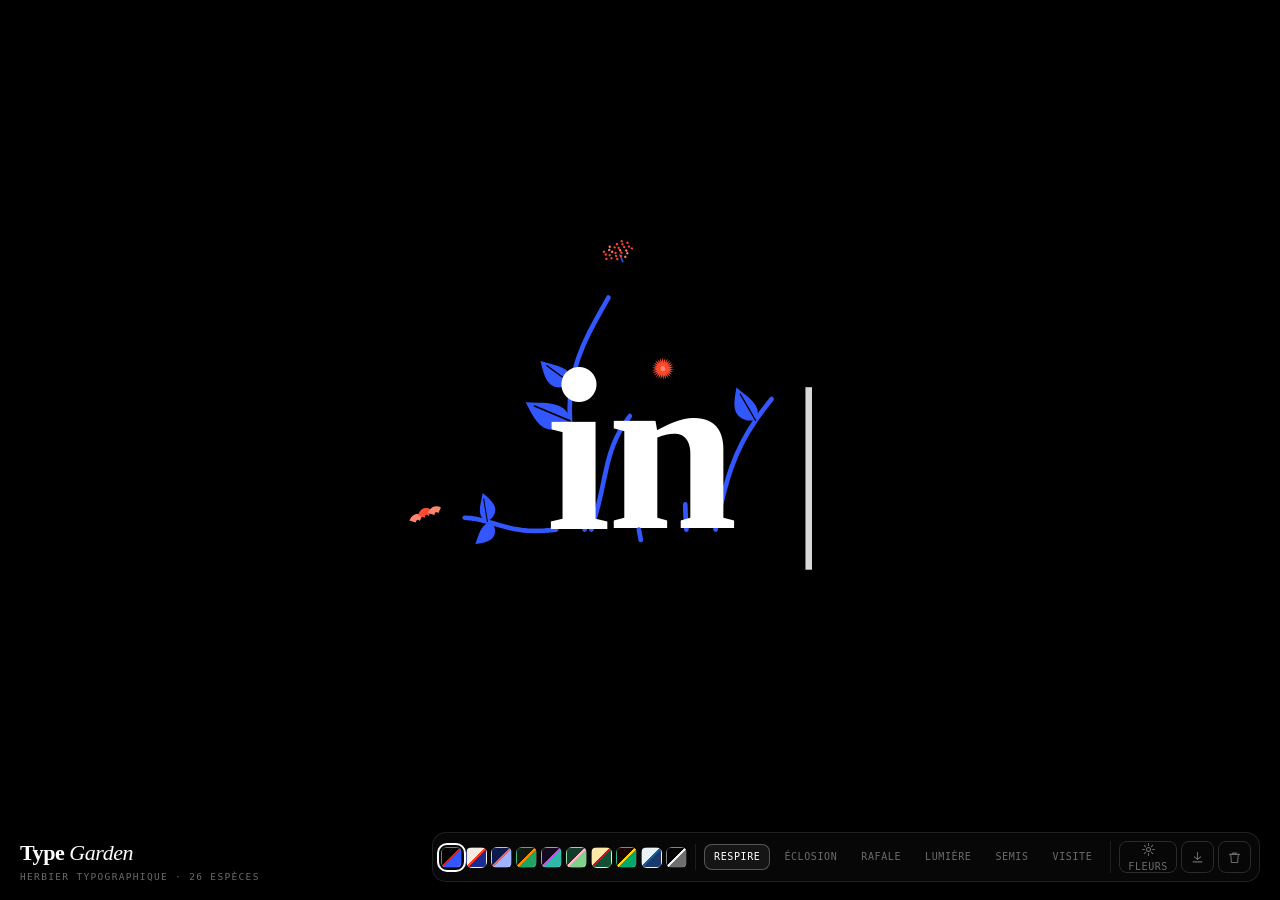
<file: apps/type-garden/index.html>
<!DOCTYPE html>
<html lang="fr">
<head>
<meta charset="utf-8">
<meta name="viewport" content="width=device-width, initial-scale=1, viewport-fit=cover">
<title>Type Garden — Herbier</title>
<meta name="description" content="Tapez, un jardin pousse de vos lettres. 26 espèces, 24 couleurs par fleur, export vidéo à fond transparent.">
<style>
  :root{
    --bg:#000000; --fg:#ffffff; --dim:#6b6b6b;
    --mono:"DM Mono","SF Mono",ui-monospace,Menlo,Consolas,monospace;
  }
  *{margin:0;padding:0;box-sizing:border-box}
  html,body{height:100%}
  body{
    background:var(--bg); color:var(--fg);
    font-family:var(--mono); overflow:hidden;
    -webkit-font-smoothing:antialiased;
  }
  #cv{position:fixed;inset:0;width:100%;height:100%;display:block;cursor:text}
  #field{
    position:fixed; opacity:0; pointer-events:none;
    left:-100px; top:0; width:10px; height:10px;
  }

  /* ---------- barre ---------- */
  #bar{
    position:fixed; left:0; right:0; bottom:0; padding:16px 20px 18px;
    display:flex; align-items:flex-end; justify-content:space-between; gap:14px;
    pointer-events:none; z-index:20;
  }
  #brand{pointer-events:auto}
  #brand h1{
    font-family:Georgia,"Times New Roman",serif;
    font-weight:700; font-size:22px; letter-spacing:-.02em; line-height:1;
  }
  #brand h1 em{font-style:italic; font-weight:400}
  #brand p{font-size:9.5px; letter-spacing:.14em; text-transform:uppercase; color:var(--dim); margin-top:7px}
  #panel{
    pointer-events:auto; display:flex; gap:8px; align-items:center;
    background:rgba(10,10,10,.72); border:1px solid rgba(255,255,255,.10);
    backdrop-filter:blur(14px); -webkit-backdrop-filter:blur(14px);
    border-radius:14px; padding:8px;
  }
  .grp{display:flex; gap:4px; align-items:center; flex-wrap:wrap; justify-content:center}
  .grp+.grp{border-left:1px solid rgba(255,255,255,.09); padding-left:8px}
  .sw{
    width:21px;height:21px;border-radius:6px;border:1px solid rgba(255,255,255,.16);
    cursor:pointer;padding:0;transition:transform .15s ease;
  }
  .sw:hover{transform:translateY(-2px)}
  .sw.on{outline:2px solid #fff;outline-offset:2px}
  .chip{
    font:500 10px/1 var(--mono); letter-spacing:.06em; text-transform:uppercase;
    color:var(--dim); background:none;border:1px solid transparent;border-radius:8px;
    padding:7px 9px; cursor:pointer; transition:.15s;
  }
  .chip:hover{color:#fff}
  .chip.on{color:#fff;border-color:rgba(255,255,255,.28);background:rgba(255,255,255,.06)}
  .ico{
    height:32px;min-width:32px;border-radius:8px;border:1px solid rgba(255,255,255,.14);
    background:none;color:var(--dim);cursor:pointer;display:grid;place-items:center;
    transition:.15s; padding:0 8px;
    font:500 10px/1 var(--mono); letter-spacing:.06em; text-transform:uppercase; gap:5px;
  }
  .ico:hover{color:#fff;border-color:rgba(255,255,255,.34)}
  .ico.on{color:#fff;border-color:rgba(255,255,255,.4);background:rgba(255,255,255,.07)}
  .ico svg{width:15px;height:15px;stroke:currentColor;fill:none;stroke-width:1.7;stroke-linecap:round;stroke-linejoin:round}

  /* ---------- tiroir ---------- */
  #drawer{
    position:fixed; right:18px; bottom:74px; width:588px;
    max-height:calc(100vh - 108px); overflow:auto;
    background:rgba(11,11,11,.95); border:1px solid rgba(255,255,255,.12);
    border-radius:18px; padding:16px 16px 14px; z-index:25;
    backdrop-filter:blur(22px); -webkit-backdrop-filter:blur(22px);
    display:none; box-shadow:0 30px 80px rgba(0,0,0,.75);
  }
  #drawer.on{display:block; animation:up .18s ease}
  @keyframes up{from{opacity:0;transform:translateY(8px)}to{opacity:1;transform:none}}
  .dh{
    display:flex; align-items:center; justify-content:space-between;
    margin:14px 0 8px;
  }
  .dh:first-child{margin-top:0}
  .dh h2{
    font:500 9.5px/1 var(--mono); letter-spacing:.16em; text-transform:uppercase;
    color:var(--dim);
  }
  .dh h2 b{color:#fff;font-weight:500}
  .mini{
    font:500 9px/1 var(--mono); letter-spacing:.08em; text-transform:uppercase;
    color:var(--dim); background:none; border:1px solid rgba(255,255,255,.14);
    border-radius:99px; padding:5px 9px; cursor:pointer; transition:.15s;
  }
  .mini:hover{color:#fff;border-color:rgba(255,255,255,.34)}
  .mini.on{color:#000;background:#fff;border-color:#fff}

  #spGrid{display:grid; grid-template-columns:repeat(7,1fr); gap:6px}
  .sp{
    position:relative; border:1px solid rgba(255,255,255,.10); border-radius:11px;
    background:rgba(255,255,255,.025); cursor:pointer; padding:5px 2px 4px;
    display:flex; flex-direction:column; align-items:center; gap:1px;
    transition:.14s; overflow:hidden;
  }
  .sp:hover{background:rgba(255,255,255,.07); border-color:rgba(255,255,255,.24)}
  .sp.sel{border-color:#fff; background:rgba(255,255,255,.10)}
  .sp.off{opacity:.28}
  .sp canvas{width:50px;height:50px;display:block}
  .sp span{font-size:8px; letter-spacing:.04em; color:#b9b9b9; line-height:1.1; text-align:center}
  .sp .tick{
    position:absolute; top:3px; right:3px; width:13px;height:13px;border-radius:50%;
    border:1px solid rgba(255,255,255,.4); background:rgba(255,255,255,.10);
    cursor:pointer; transition:.14s;
  }
  .sp .tick:hover{border-color:#fff; transform:scale(1.15)}
  .sp.off .tick{background:rgba(0,0,0,.5)}

  .note{
    font-size:9px; letter-spacing:.05em; color:#5f5f5f; margin:9px 0 0;
    text-transform:uppercase;
  }
  #colRow{display:flex; gap:5px; flex-wrap:wrap}
  .cw{
    width:22px;height:22px;border-radius:6px;border:1px solid rgba(255,255,255,.18);
    cursor:pointer; transition:transform .14s;
  }
  .cw:hover{transform:scale(1.16)}
  .cw.on{outline:2px solid #fff;outline-offset:2px}
  .cw.auto{
    background:conic-gradient(#ff1400,#ffc300,#2fb8a6,#3257ff,#e63cff,#ff1400);
  }

  #animRow{display:flex; gap:5px; flex-wrap:wrap}
  .an{
    font:500 10px/1 var(--mono); letter-spacing:.05em; text-transform:uppercase;
    color:var(--dim); border:1px solid rgba(255,255,255,.12); background:none;
    border-radius:9px; padding:8px 11px; cursor:pointer; transition:.15s;
  }
  .an:hover{color:#fff;border-color:rgba(255,255,255,.3)}
  .an.on{color:#000;background:#fff;border-color:#fff}

  #exRow{display:flex; gap:6px; flex-wrap:wrap}
  .ex{
    flex:1; min-width:130px; display:flex; align-items:center; justify-content:center; gap:7px;
    font:500 10px/1 var(--mono); letter-spacing:.06em; text-transform:uppercase;
    color:#fff; border:1px solid rgba(255,255,255,.18); background:rgba(255,255,255,.05);
    border-radius:10px; padding:11px 8px; cursor:pointer; transition:.15s;
  }
  .ex:hover{background:rgba(255,255,255,.13); border-color:rgba(255,255,255,.34)}
  .ex svg{width:14px;height:14px;stroke:currentColor;fill:none;stroke-width:1.7;stroke-linecap:round;stroke-linejoin:round}

  /* ---------- hint ---------- */
  #hint{
    position:fixed; left:50%; bottom:96px; transform:translateX(-50%);
    font-size:10.5px; letter-spacing:.16em; text-transform:uppercase;
    color:var(--dim); text-align:center; pointer-events:none; z-index:9;
    transition:opacity .6s ease; white-space:nowrap;
  }
  #hint b{color:#fff;font-weight:500}
  #hint.gone{opacity:0}

  /* ---------- légende ---------- */
  #legend{
    position:fixed; left:22px; top:50%; transform:translateY(-50%);
    width:150px; pointer-events:none; z-index:10;
    font-size:9px; letter-spacing:.04em; color:var(--dim);
  }
  #legend .lg{display:flex; align-items:center; gap:6px; padding:2px 0; opacity:0; transition:opacity .5s ease}
  #legend .lg.on{opacity:1}
  #legend canvas{width:18px;height:18px;display:block}
  #legend .nm{color:#c4c4c4; white-space:nowrap; overflow:hidden; text-overflow:ellipsis}

  /* ---------- toast / rec ---------- */
  #toast{
    position:fixed; left:50%; top:24px; transform:translate(-50%,-12px);
    font-size:10px; letter-spacing:.14em; text-transform:uppercase;
    background:#fff; color:#000; padding:8px 14px; border-radius:99px;
    opacity:0; pointer-events:none; transition:.3s ease; z-index:40;
  }
  #toast.on{opacity:1; transform:translate(-50%,0)}
  #rec{
    position:fixed; left:50%; top:24px; transform:translateX(-50%);
    display:none; align-items:center; gap:8px;
    background:rgba(255,255,255,.95); color:#000; padding:8px 14px; border-radius:99px;
    font:500 10px/1 var(--mono); letter-spacing:.14em; text-transform:uppercase; z-index:40;
  }
  #rec.on{display:flex}
  #rec i{
    width:8px;height:8px;border-radius:50%;background:#ff1400;display:block;
    animation:blink 1s steps(2) infinite;
  }
  @keyframes blink{50%{opacity:.15}}

  @media (max-width:760px){
    #legend{display:none}
    #bar{flex-direction:column; align-items:stretch; gap:10px; padding:12px 12px 14px}
    #brand{text-align:center}
    #panel{justify-content:center; flex-wrap:wrap; gap:6px}
    #drawer{left:8px; right:8px; width:auto; top:8px; bottom:172px; max-height:none}
    #spGrid{grid-template-columns:repeat(5,1fr)}
    .sw{width:19px;height:19px}
    .chip{font-size:9px;padding:6px 7px;letter-spacing:.04em}
    .ico{height:30px;min-width:30px;font-size:9px}
    #hint{bottom:150px}
  }
</style>
</head>
<body>

<canvas id="cv"></canvas>
<input id="field" autocomplete="off" autocorrect="off" autocapitalize="off" spellcheck="false" aria-label="Tapez votre texte">

<div id="hint">
  <b>tapez</b> pour planter &nbsp;·&nbsp; <b>espace</b> coupe &nbsp;·&nbsp; <b>retour</b> fane
</div>

<div id="legend"></div>

<div id="bar">
  <div id="brand">
    <h1>Type <em>Garden</em></h1>
    <p>Herbier typographique · 26 espèces</p>
  </div>
  <div id="panel">
    <div class="grp" id="swatches"></div>
    <div class="grp" id="presets"></div>
    <div class="grp">
      <button class="ico" id="btnDrawer" title="Espèces, couleurs, animation, export">
        <svg viewBox="0 0 24 24"><circle cx="12" cy="12" r="3.2"/><path d="M12 2.5v3M12 18.5v3M2.5 12h3M18.5 12h3M5.3 5.3l2.1 2.1M16.6 16.6l2.1 2.1M18.7 5.3l-2.1 2.1M7.4 16.6l-2.1 2.1"/></svg>
        Fleurs
      </button>
      <button class="ico" id="btnPng" title="Exporter en PNG (avec le fond)">
        <svg viewBox="0 0 24 24"><path d="M12 4v11"/><path d="M7 11l5 4 5-4"/><path d="M5 19h14"/></svg>
      </button>
      <button class="ico" id="btnClear" title="Tout désherber">
        <svg viewBox="0 0 24 24"><path d="M4 7h16"/><path d="M9 7V5h6v2"/><path d="M6 7l1 13h10l1-13"/></svg>
      </button>
    </div>
  </div>
</div>

<div id="drawer">
  <div class="dh">
    <h2>Espèces plantées — <b id="spCount">26</b>/26</h2>
    <button class="mini" id="btnAll">tout</button>
  </div>
  <div id="spGrid"></div>
  <p class="note">clic sur une fleur : choisir sa couleur · case : la planter ou la retirer</p>

  <div class="dh">
    <h2>Couleur — <b id="colName">sélectionnez une fleur</b></h2>
    <button class="mini" id="btnAuto">auto</button>
  </div>
  <div id="colRow"></div>

  <div class="dh"><h2>Apparition du texte</h2></div>
  <div id="animRow"></div>

  <div class="dh"><h2>Export</h2></div>
  <div id="exRow">
    <button class="ex" id="exPng">
      <svg viewBox="0 0 24 24"><rect x="3" y="4" width="18" height="16" rx="2"/><path d="M3 16l5-5 4 4 3-3 6 6"/></svg>
      PNG
    </button>
    <button class="ex" id="exPngA">
      <svg viewBox="0 0 24 24"><rect x="3" y="4" width="18" height="16" rx="2" stroke-dasharray="3 3"/><path d="M3 16l5-5 4 4 3-3 6 6"/></svg>
      PNG transparent
    </button>
    <button class="ex" id="exWebm">
      <svg viewBox="0 0 24 24"><rect x="2.5" y="6" width="13" height="12" rx="2"/><path d="M15.5 10.5l6-3.5v10l-6-3.5z"/></svg>
      Vidéo · fond transparent
    </button>
  </div>
</div>

<div id="toast"></div>
<div id="rec"><i></i>REC <span id="recT">6.0</span>s — fond transparent</div>

<script type="text/javascript">
"use strict";
/* ══════════════════════════════════════════════════════════════
   Type Garden — Herbier
   On tape, un jardin pousse des lettres. 26 espèces, couleur au
   choix par fleur, 5 apparitions du texte, export WebM alpha.
   ══════════════════════════════════════════════════════════════ */

const TAU = Math.PI * 2;

/* ── outils ────────────────────────────────────────────────── */
const clamp = (v, a, b) => v < a ? a : v > b ? b : v;
const lerp  = (a, b, t) => a + (b - a) * t;
const sleep = ms => new Promise(r => setTimeout(r, ms));
const easeOut  = t => t <= 0 ? 0 : t >= 1 ? 1 : 1 - Math.pow(1 - t, 3);
const easeBack = t => {
  if (t <= 0) return 0; if (t >= 1) return 1;
  const c1 = 1.70158, c3 = c1 + 1;
  return 1 + c3 * Math.pow(t - 1, 3) + c1 * Math.pow(t - 1, 2);
};
function mulberry32(a){
  return function(){
    a |= 0; a = a + 0x6D2B79F5 | 0;
    let t = Math.imul(a ^ a >>> 15, 1 | a);
    t = t + Math.imul(t ^ t >>> 7, 61 | t) ^ t;
    return ((t ^ t >>> 14) >>> 0) / 4294967296;
  };
}
function hex2rgb(h){
  if (h[0] !== '#') return [255, 255, 255];
  h = h.slice(1);
  if (h.length === 3) h = h.split('').map(c => c + c).join('');
  return [parseInt(h.slice(0,2),16), parseInt(h.slice(2,4),16), parseInt(h.slice(4,6),16)];
}
function mixc(a, b, t){
  const A = hex2rgb(a), Bc = hex2rgb(b);
  return `rgb(${Math.round(lerp(A[0],Bc[0],t))},${Math.round(lerp(A[1],Bc[1],t))},${Math.round(lerp(A[2],Bc[2],t))})`;
}

/* backend de dessin */
function backend(g){
  return {
    fill(pts, col){
      if (pts.length < 3) return;
      g.fillStyle = col; g.beginPath();
      g.moveTo(pts[0][0], pts[0][1]);
      for (let i = 1; i < pts.length; i++) g.lineTo(pts[i][0], pts[i][1]);
      g.closePath(); g.fill();
    },
    stroke(pts, col, w){
      if (pts.length < 2) return;
      g.strokeStyle = col; g.lineWidth = Math.max(0.5, w);
      g.lineCap = 'round'; g.lineJoin = 'round';
      g.beginPath(); g.moveTo(pts[0][0], pts[0][1]);
      for (let i = 1; i < pts.length; i++) g.lineTo(pts[i][0], pts[i][1]);
      g.stroke();
    },
    disc(x, y, r, col){
      g.fillStyle = col; g.beginPath(); g.arc(x, y, Math.max(0.2, r), 0, TAU); g.fill();
    },
    ring(x, y, r, col, w){
      g.strokeStyle = col; g.lineWidth = Math.max(0.4, w);
      g.beginPath(); g.arc(x, y, Math.max(0.2, r), 0, TAU); g.stroke();
    }
  };
}

/* goutte / pétale */
function petal(B, cx, cy, ang, len, wid, col, curl = 0){
  if (len < 0.4 || wid < 0.1) return;
  const ca = Math.cos(ang), sa = Math.sin(ang);
  const px = -sa, py = ca;
  const N = 9, A = [], Bp = [];
  for (let i = 0; i <= N; i++){
    const u = i / N;
    const w  = wid * Math.sin(Math.PI * Math.pow(u, 0.72));
    const bd = curl * len * Math.sin(Math.PI * u) * 0.3;
    const bx = cx + ca * u * len + px * bd;
    const by = cy + sa * u * len + py * bd;
    A.push([bx + px * w, by + py * w]);
    Bp.push([bx - px * w, by - py * w]);
  }
  B.fill(A.concat(Bp.reverse()), col);
}
function lobe(B, cx, cy, ang, len, wid, col){
  const ca = Math.cos(ang), sa = Math.sin(ang), px = -sa, py = ca;
  const N = 16, A = [], Bp = [];
  for (let i = 0; i <= N; i++){
    const u = i / N;
    const w = wid * Math.pow(Math.sin(Math.PI * u), 0.62);
    A.push([cx + ca*u*len + px*w, cy + sa*u*len + py*w]);
    Bp.push([cx + ca*u*len - px*w, cy + sa*u*len - py*w]);
  }
  B.fill(A.concat(Bp.reverse()), col);
}
function crown(B, cx, cy, n, len, wid, col, rot, curl = 0){
  for (let i = 0; i < n; i++) petal(B, cx, cy, rot + i * TAU / n, len, wid, col, curl);
}

/* ══════════════════════════════════════════════════════════════
   26 ESPÈCES — draw(B, R, rot, t, C, e, rnd)
   ══════════════════════════════════════════════════════════════ */
const SPECIES = [
  { id:'rose', name:'Rose', draw(B,R,rot,t,C,e){
    const s = lerp(.25, 1, t);
    for (let k = 0; k < 4; k++){
      const rr = s * (1 - k * .20), off = e.p1 * k * .7;
      crown(B, 0, 0, 6, rr * R, rr * R * .40, C.red, rot + off, .35);
    }
    const sp = [];
    for (let i = 0; i <= 44; i++){
      const u = i / 44, a = e.p1 + u * 2.1 * TAU;
      sp.push([Math.cos(a) * R * .52 * u * s, Math.sin(a) * R * .40 * u * s]);
    }
    if (t > .55) B.stroke(sp, C.line, Math.max(.7, R * .045));
  }},

  { id:'tulip', name:'Tulipe', draw(B,R,rot,t,C,e){
    const s = lerp(.3, 1, t), cup = R * .55;
    [[-.42, -1],[0, -1.18],[.42, -1]].forEach(([dx, sc], i) => {
      const w = R * .46 * s, pts = [], x0 = dx * R * s;
      for (let k = 0; k <= 12; k++){
        const u = k / 12, a = -Math.PI/2 + (u - .5) * 1.5;
        pts.push([x0 + Math.cos(a) * w * (1 - u*.12), Math.sin(a) * cup * s * sc * -1]);
      }
      for (let k = 12; k >= 0; k--){
        const u = k / 12, a = -Math.PI/2 + (u - .5) * 1.5;
        pts.push([x0 + Math.cos(a) * w * (1 - u*.12) * .30, Math.sin(a) * cup * s * sc * -1 * .55]);
      }
      B.fill(pts, i === 1 ? C.red : C.accent);
    });
    if (t > .6){
      B.stroke([[-R*.10,0],[-R*.16,-cup*.7*s],[-R*.05,-cup*s]], C.line, Math.max(.6, R*.05));
      B.stroke([[ R*.10,0],[ R*.16,-cup*.7*s],[ R*.05,-cup*s]], C.line, Math.max(.6, R*.05));
    }
  }},

  { id:'daisy', name:'Marguerite', draw(B,R,rot,t,C,e){
    const s = lerp(.2, 1, t);
    crown(B, 0, 0, 18, R * s, R * .13 * s, C.red, rot + e.p2, 0);
    B.disc(0, 0, R * .26 * s, C.accent);
    if (t > .5) for (let i = 0; i < 12; i++){
      const a = e.p3 + i * 2.4;
      B.disc(Math.cos(a) * R * .15 * s, Math.sin(a) * R * .15 * s, R * .022, C.vein);
    }
  }},

  { id:'poppy', name:'Coquelicot', draw(B,R,rot,t,C,e){
    const s = lerp(.25, 1, t);
    for (let i = 0; i < 4; i++){
      const a = rot + i * TAU/4 + e.p1 * .2;
      petal(B, 0, 0, a, R * s * (i % 2 ? .95 : 1.05), R * .62 * s, C.red, .55);
    }
    B.disc(0, 0, R * .20 * s, C.vein);
    if (t > .5) for (let i = 0; i < 9; i++){
      const a = e.p2 + i * 2.78;
      B.disc(Math.cos(a) * R * .10, Math.sin(a) * R * .10, R * .03, C.line);
    }
  }},

  { id:'iris', name:'Iris', draw(B,R,rot,t,C,e){
    const s = lerp(.3, 1, t);
    for (let i = 0; i < 3; i++) petal(B, 0, 0, rot + i * TAU/3 - Math.PI/2, R * .95 * s, R * .30 * s, C.red, .15);
    for (let i = 0; i < 3; i++) petal(B, 0, 0, rot + i * TAU/3 + Math.PI/2, R * .75 * s, R * .34 * s, C.accent, -.5);
    B.disc(0, 0, R * .10 * s, C.line);
  }},

  { id:'bluebell', name:'Campanule', draw(B,R,rot,t,C,e){
    const s = lerp(.3, 1, t), L = R * 1.15 * s, pts = [];
    for (let i = 0; i <= 14; i++){
      const u = i / 14, w = R * .42 * s * Math.sin(Math.PI * Math.pow(u, .55));
      pts.push([w, -u * L]);
    }
    for (let i = 14; i >= 0; i--){
      const u = i / 14, w = R * .42 * s * Math.sin(Math.PI * Math.pow(u, .55));
      pts.push([-w, -u * L]);
    }
    B.fill(pts, C.accent);
    if (t > .45) B.stroke([[0,0],[R*.06,-L*.5],[0,-L]], C.line, Math.max(.7, R*.05));
  }},

  { id:'foxglove', name:'Digitale', draw(B,R,rot,t,C,e){
    const s = lerp(.2, 1, t), n = 6;
    for (let i = 0; i < n; i++){
      const u = i / (n - 1), y = -u * R * 1.6 * s;
      const r = R * (.34 - u * .13) * s, side = i % 2 ? 1 : -1;
      B.disc(side * r * .35, y, r, i % 2 ? C.red : C.accent);
      B.ring(side * r * .35, y, r, C.vein, Math.max(.5, r * .16));
    }
  }},

  { id:'clover', name:'Trèfle', draw(B,R,rot,t,C,e){
    const s = lerp(.2, 1, t);
    for (let i = 0; i < 3; i++){
      const a = rot + i * TAU/3 - Math.PI/2;
      const cx = Math.cos(a) * R * .42 * s, cy = Math.sin(a) * R * .42 * s;
      B.disc(cx, cy, R * .40 * s, C.blue);
      B.stroke([[0,0],[cx,cy]], C.vein, Math.max(.7, R * .05));
    }
    if (t > .5) B.disc(0, 0, R * .10 * s, C.red);
  }},

  { id:'lilac', name:'Lilas', draw(B,R,rot,t,C,e){
    const s = lerp(.2, 1, t), n = 16;
    for (let i = 0; i < n; i++){
      const a = i * 2.39996 + e.p1;
      const r = R * .78 * Math.sqrt((i + .5) / n) * s;
      const x = Math.cos(a) * r, y = Math.sin(a) * r - R * .25 * s;
      const fr = R * (.13 + .05 * Math.sin(i * 3)) * s;
      for (let k = 0; k < 4; k++) petal(B, x, y, k * TAU/4 + i, fr, fr * .55, i % 3 ? C.accent : C.red);
    }
  }},

  { id:'peony', name:'Pivoine', draw(B,R,rot,t,C,e){
    const s = lerp(.2, 1, t);
    for (let layer = 0; layer < 5; layer++){
      const rr = s * (1 - layer * .17), n = 7 - layer;
      crown(B, 0, 0, n, rr * R, rr * R * .44, layer === 4 ? C.accent : C.red, rot + layer * .55 + e.p1, .5);
    }
    B.disc(0, 0, R * .08 * s, C.line);
  }},

  { id:'thistle', name:'Chardon', draw(B,R,rot,t,C,e){
    const s = lerp(.3, 1, t);
    B.disc(0, 0, R * .48 * s, C.accent);
    for (let i = 0; i < 22; i++){
      const a = i * TAU/22 + e.p2;
      const r0 = R * .48 * s, r1 = R * (1.0 + .18 * Math.sin(i * 5)) * s;
      B.stroke([[Math.cos(a)*r0, Math.sin(a)*r0],[Math.cos(a)*r1, Math.sin(a)*r1]], C.blue, Math.max(.6, R*.035));
    }
    B.disc(0, 0, R * .16 * s, C.red);
  }},

  { id:'aster', name:'Aster', draw(B,R,rot,t,C,e){
    const s = lerp(.2, 1, t);
    crown(B, 0, 0, 26, R * s, R * .085 * s, C.red, rot + e.p1, 0);
    B.disc(0, 0, R * .22 * s, C.accent);
    if (t > .4) for (let i = 0; i < 10; i++){
      const a = e.p3 + i * 2.4;
      B.disc(Math.cos(a) * R * .12 * s, Math.sin(a) * R * .12 * s, R * .025, C.vein);
    }
  }},

  { id:'fern', name:'Fougère', draw(B,R,rot,t,C,e){
    const s = lerp(.2, 1, t), L = R * 1.7 * s, spine = [];
    for (let i = 0; i <= 20; i++){
      const u = i / 20;
      spine.push([Math.sin(u * 1.2) * R * .18, -u * L]);
    }
    B.stroke(spine, C.blue, Math.max(.9, R * .055));
    for (let i = 1; i < 20; i++){
      const u = i / 20, [x, y] = spine[i];
      const len = R * .46 * Math.sin(Math.PI * u) * s;
      for (const sgn of [-1, 1])
        petal(B, x, y, -Math.PI/2 + sgn * (1.05 - u * .25), len, len * .22, C.blue, sgn * .3);
    }
  }},

  { id:'violet', name:'Violette', draw(B,R,rot,t,C,e){
    const s = lerp(.25, 1, t);
    for (let i = 0; i < 5; i++){
      const a = rot + i * TAU/5 - Math.PI/2, L = R * .95 * s;
      const tip = [Math.cos(a) * L, Math.sin(a) * L];
      const px = -Math.sin(a), py = Math.cos(a);
      B.fill([[0,0],[px*R*.42*s,py*R*.42*s],
              [tip[0]+px*R*.16*s,tip[1]+py*R*.16*s],
              [tip[0]-px*R*.16*s,tip[1]-py*R*.16*s],
              [-px*R*.42*s,-py*R*.42*s]], i === 2 ? C.accent : C.red);
    }
    B.disc(0, 0, R * .11 * s, C.line);
  }},

  { id:'primrose', name:'Primevère', draw(B,R,rot,t,C,e){
    const s = lerp(.25, 1, t);
    for (let i = 0; i < 5; i++){
      const a = rot + i * TAU/5, L = R * .92 * s;
      const tip = [Math.cos(a) * L, Math.sin(a) * L];
      const px = -Math.sin(a), py = Math.cos(a), notch = R * .14 * s;
      B.fill([[0,0],[px*R*.40*s,py*R*.40*s],
              [tip[0]+px*R*.22*s,tip[1]+py*R*.22*s],
              [tip[0]+Math.cos(a)*notch,tip[1]+Math.sin(a)*notch],
              [tip[0]-px*R*.22*s,tip[1]-py*R*.22*s],
              [-px*R*.40*s,-py*R*.40*s]], C.red);
    }
    B.disc(0, 0, R * .13 * s, C.accent);
  }},

  { id:'yarrow', name:'Achillée', draw(B,R,rot,t,C,e){
    const s = lerp(.2, 1, t);
    B.stroke([[0,0],[0,-R*.35*s]], C.blue, Math.max(.8, R*.05));
    for (let i = 0; i < 26; i++){
      const a = i * 2.39996 + e.p1;
      const r = R * .74 * Math.sqrt((i + .4) / 26) * s;
      B.disc(Math.cos(a)*r, Math.sin(a)*r*.55 - R*.55*s, R*.055*s, i % 4 ? C.red : C.accent);
    }
  }},

  { id:'anemone', name:'Anémone', draw(B,R,rot,t,C,e){
    const s = lerp(.25, 1, t);
    crown(B, 0, 0, 6, R * s, R * .46 * s, C.red, rot + e.p1, .1);
    B.disc(0, 0, R * .19 * s, C.vein);
    if (t > .45) for (let i = 0; i < 14; i++){
      const a = i * 2.39996 + e.p2;
      B.stroke([[Math.cos(a)*R*.06,Math.sin(a)*R*.06],[Math.cos(a)*R*.30*s,Math.sin(a)*R*.30*s]], C.line, Math.max(.5, R*.022));
    }
  }},

  { id:'cosmos', name:'Cosmos', draw(B,R,rot,t,C,e){
    const s = lerp(.25, 1, t);
    for (let i = 0; i < 8; i++){
      const a = rot + i * TAU/8 + e.p1 * .1, L = R * s, W = R * .40 * s;
      const tip = [Math.cos(a)*L, Math.sin(a)*L];
      const px = -Math.sin(a), py = Math.cos(a);
      B.fill([[0,0],[px*W,py*W],
              [tip[0]+px*W*.55,tip[1]+py*W*.55],
              [tip[0]+Math.cos(a)*R*.10*s,tip[1]+Math.sin(a)*R*.10*s],
              [tip[0]-px*W*.55,tip[1]-py*W*.55],[-px*W,-py*W]], C.red);
    }
    B.disc(0, 0, R * .20 * s, C.accent);
  }},

  { id:'sunflower', name:'Tournesol', draw(B,R,rot,t,C,e){
    const s = lerp(.2, 1, t);
    crown(B, 0, 0, 22, R * s, R * .15 * s, C.accent, rot + e.p1, .05);
    B.disc(0, 0, R * .46 * s, C.vein);
    if (t > .35){
      const n = 30;
      for (let i = 0; i < n; i++){
        const a = i * 2.39996, r = R * .42 * s * Math.sqrt((i + .5) / n);
        B.disc(Math.cos(a)*r, Math.sin(a)*r, R * .028, C.red);
      }
    }
  }},

  { id:'lavender', name:'Lavande', draw(B,R,rot,t,C,e){
    const s = lerp(.2, 1, t);
    B.stroke([[0,0],[0,-R*1.5*s]], C.blue, Math.max(.8, R*.05));
    for (let i = 0; i < 18; i++){
      const u = i / 17, y = -u * R * 1.5 * s;
      const w = R * .18 * Math.sin(Math.PI * Math.pow(u, .8)) * s;
      B.disc(w, y, R * .055 * s, i % 2 ? C.accent : C.red);
      B.disc(-w, y, R * .055 * s, i % 2 ? C.red : C.accent);
    }
  }},

  { id:'cornflower', name:'Bleuet', draw(B,R,rot,t,C,e){
    const s = lerp(.25, 1, t);
    for (let i = 0; i < 12; i++){
      const a = rot + i * TAU/12 + e.p1 * .15;
      const L = R * (1 + .14 * Math.sin(i * 4.1)) * s;
      const tip = [Math.cos(a)*L, Math.sin(a)*L];
      const px = -Math.sin(a), py = Math.cos(a), W = R * .22 * s;
      B.fill([[0,0],[px*W,py*W],[tip[0]+px*W*.4,tip[1]+py*W*.4],[tip[0],tip[1]],
              [tip[0]-px*W*.4,tip[1]-py*W*.4],[-px*W,-py*W]], C.accent);
    }
    B.disc(0, 0, R * .18 * s, C.vein);
  }},

  { id:'daffodil', name:'Narcisse', draw(B,R,rot,t,C,e){
    const s = lerp(.25, 1, t);
    crown(B, 0, 0, 6, R * s, R * .42 * s, C.accent, rot + e.p1, .05);
    const pts = [];
    for (let i = 0; i <= 16; i++){
      const u = i / 16, a = u * TAU;
      const r = R * .34 * s * (1 - .25 * Math.abs(Math.cos(a)));
      pts.push([Math.cos(a)*r, Math.sin(a)*r*.8]);
    }
    B.fill(pts, C.red);
    B.ring(0, 0, R * .34 * s * .82, C.line, Math.max(.6, R * .04));
  }},

  { id:'hydrangea', name:'Hortensia', draw(B,R,rot,t,C,e){
    const s = lerp(.2, 1, t), n = 11;
    for (let i = 0; i < n; i++){
      const a = i * 2.39996 + e.p1;
      const r = R * .60 * Math.sqrt((i + .5) / n) * s;
      const x = Math.cos(a)*r, y = Math.sin(a)*r, fr = R * .24 * s;
      for (let k = 0; k < 4; k++) petal(B, x, y, k * TAU/4 + i * .7, fr, fr * .58, i % 2 ? C.red : C.accent);
      B.disc(x, y, fr * .16, C.line);
    }
  }},

  { id:'orchid', name:'Orchidée', draw(B,R,rot,t,C,e){
    const s = lerp(.25, 1, t);
    for (let i = 0; i < 3; i++) petal(B, 0, 0, rot + i * TAU/3 - Math.PI/2, R * .95 * s, R * .32 * s, C.red, .1);
    for (const sgn of [-1, 1]) petal(B, 0, 0, rot + sgn * (Math.PI/2 + .5), R * .78 * s, R * .40 * s, C.accent, -.4);
    const lp = [];
    for (let i = 0; i <= 12; i++){
      const u = i / 12, w = R * .26 * s * Math.sin(Math.PI * Math.pow(u, .7));
      lp.push([w, u * R * .52 * s]);
    }
    for (let i = 12; i >= 0; i--){
      const u = i / 12, w = R * .26 * s * Math.sin(Math.PI * Math.pow(u, .7));
      lp.push([-w, u * R * .52 * s]);
    }
    B.fill(lp, C.accent);
    B.disc(0, 0, R * .09 * s, C.vein);
  }},

  { id:'magnolia', name:'Magnolia', draw(B,R,rot,t,C,e){
    const s = lerp(.25, 1, t);
    for (let i = 0; i < 6; i++){
      const a = rot + i * TAU/6 + e.p1 * .2;
      petal(B, 0, 0, a, R * s * (i % 2 ? .92 : 1.05), R * .34 * s, C.accent, .28);
    }
    B.disc(0, 0, R * .12 * s, C.red);
  }},

  { id:'bellflower', name:'Clochettes', draw(B,R,rot,t,C,e){
    const s = lerp(.25, 1, t);
    for (let i = 0; i < 3; i++){
      const a = rot + (i - 1) * .75;
      const x = Math.sin(a) * R * .55 * s, y = -Math.cos(a) * R * .55 * s;
      const pts = [];
      for (let k = 0; k <= 10; k++){
        const u = k / 10, w = R * .22 * s * Math.sin(Math.PI * Math.pow(u, .6));
        pts.push([x + w, y - u * R * .42 * s]);
      }
      for (let k = 10; k >= 0; k--){
        const u = k / 10, w = R * .22 * s * Math.sin(Math.PI * Math.pow(u, .6));
        pts.push([x - w, y - u * R * .42 * s]);
      }
      B.fill(pts, i === 1 ? C.red : C.accent);
    }
  }}
];

const SPECIES_BY_ID = Object.fromEntries(SPECIES.map(s => [s.id, s]));
const SIZE = { rose:.95, tulip:.90, daisy:.72, poppy:.86, iris:.80, bluebell:.85, foxglove:.70,
  clover:.85, lilac:.80, peony:.92, thistle:.80, aster:.72, fern:.62, violet:.78, primrose:.78,
  yarrow:.80, anemone:.82, cosmos:.68, sunflower:.80, lavender:.72, cornflower:.78, daffodil:.82,
  hydrangea:.78, orchid:.78, magnolia:.85, bellflower:.80 };

/* ══════════════════════════════════════════════════════════════
   COULEURS DE FLEURS (24) + PALETTES DE FOND (10)
   ══════════════════════════════════════════════════════════════ */
const FLOWER_COLORS = [
  '#FF1400','#FF4D00','#FF8A00','#FFB000','#FFD400','#F5E663','#C6E05F',
  '#7ED957','#2FB8A6','#00A86B','#0B5FA5','#3257FF','#7B61FF','#B14AB4',
  '#E63CFF','#FF7AD9','#FFB7C5','#FFD9E1','#FFFFFF','#F2F2F2','#C9B795',
  '#8B5A2B','#1A1A1A','#FF3B6B'
];

const PALETTES = [
  { name:'Rose noir', bg:'#000000', red:'#FF1400', blue:'#3257FF', line:'#FFB4A8', text:'#FFFFFF', vein:'#000000', accent:'#FF6B4A' },
  { name:'Papier',    bg:'#F3EEE4', red:'#FF3B1F', blue:'#1C2B8F', line:'#FFD2C4', text:'#111111', vein:'#F3EEE4', accent:'#E4002B' },
  { name:'Minuit',    bg:'#0D1B4C', red:'#FF5A4E', blue:'#9FB4FF', line:'#FFD6CF', text:'#FFFFFF', vein:'#0D1B4C', accent:'#FFB4A8' },
  { name:'Agrume',    bg:'#0E1A12', red:'#FF8A00', blue:'#1FA463', line:'#FFE2B8', text:'#FFF6E8', vein:'#0E1A12', accent:'#FFD23F' },
  { name:'Orchidée',  bg:'#140A1F', red:'#E63CFF', blue:'#2FB8A6', line:'#F9D1FF', text:'#FFFFFF', vein:'#140A1F', accent:'#FF7AD9' },
  { name:'Mousse',    bg:'#133A2A', red:'#FFB7C5', blue:'#7FD18B', line:'#FFFFFF', text:'#F6F1E7', vein:'#133A2A', accent:'#FFE066' },
  { name:'Beurre',    bg:'#FFE9A8', red:'#E4002B', blue:'#0F5132', line:'#FFC2C2', text:'#1A1A1A', vein:'#FFE9A8', accent:'#FF7A00' },
  { name:'Bengale',   bg:'#1A0000', red:'#FFD400', blue:'#00A86B', line:'#FFE9A8', text:'#FFF1E0', vein:'#1A0000', accent:'#FF4D00' },
  { name:'Givre',     bg:'#EAF2F5', red:'#0B5FA5', blue:'#1B3A6B', line:'#BBD8E8', text:'#0B1B2B', vein:'#EAF2F5', accent:'#E4002B' },
  { name:'Mono',      bg:'#000000', red:'#F2F2F2', blue:'#6E6E6E', line:'#000000', text:'#FFFFFF', vein:'#000000', accent:'#BDBDBD' }
];

const PRESETS = [
  { id:'breathe', name:'Respire' },
  { id:'grow',    name:'Éclosion' },
  { id:'gust',    name:'Rafale' },
  { id:'reach',   name:'Lumière' },
  { id:'scatter', name:'Semis' },
  { id:'visitor', name:'Visite' }
];

const TEXT_ANIMS = [
  { id:'grow',  name:'Pousse' },
  { id:'fade',  name:'Fondu' },
  { id:'pop',   name:'Élastique' },
  { id:'type',  name:'Machine' },
  { id:'rise',  name:'Glisse' }
];

/* ══════════════════════════════════════════════════════════════
   APP
   ══════════════════════════════════════════════════════════════ */
const cv    = document.getElementById('cv');
const g     = cv.getContext('2d');
const field = document.getElementById('field');
const B     = backend(g);

const app = {
  letters: [], uid: 1, t0: performance.now(), lastKey: 0,
  mx: null, my: null,
  palette: 0, preset: 'breathe', boil: true,
  dpr: 1, W: 0, H: 0, S: 0,
  seen: new Set(), flies: [],
  on: new Set(SPECIES.map(s => s.id)),
  colorOf: {},          // id -> hex | null
  sel: null,
  textAnim: 'grow',
  growK: 1,
  transparent: false,
  rec: false
};

function font(S){ return `700 ${S}px Georgia, "Times New Roman", serif`; }
const _cache = new Map();
function measure(ch){
  if (_cache.has(ch)) return _cache.get(ch);
  g.font = font(100);
  const w = g.measureText(ch).width / 100;
  _cache.set(ch, w);
  return w;
}

/* ── mise en page ──────────────────────────────────────────── */
function layout(){
  const A = app.letters.filter(l => !l.dead);
  if (!A.length){ app.S = Math.min(app.H * .26, app.W * .20); return; }

  const maxW = app.W * .82;
  const S0 = Math.min(app.H * .26, app.W * .20);

  const words = []; let cur = null;
  A.forEach((l, i) => {
    if (l.ch === ' '){ if (cur){ words.push(cur); cur = null; } words.push({ sp:true, idx:[i] }); }
    else { if (!cur) cur = { idx: [] }; cur.idx.push(i); }
  });
  if (cur) words.push(cur);

  const ws = A.map(l => measure(l.ch));
  const lineW = (li, S) => {
    let e = li.length;
    while (e > 0 && A[li[e-1]].ch === ' ') e--;
    let w = 0;
    for (let k = 0; k < e; k++) w += ws[li[k]];
    return w * S;
  };

  let lines = [A.map((_, i) => i)];
  const unit = lineW(lines[0], 1);
  let S = unit > 0 ? Math.min(S0, maxW / unit) : S0;

  const multi = words.filter(w => !w.sp).length > 1;
  if (multi && S < S0 * .70){
    const wrap = (sz) => {
      const ls = [[]]; let lw = 0;
      for (const w of words){
        const ww = w.idx.reduce((s, i) => s + ws[i], 0) * sz;
        if (!w.sp && lw > 0 && lw + ww > maxW){ ls.push([]); lw = 0; }
        ls[ls.length-1].push(...w.idx); lw += ww;
      }
      return ls;
    };
    let lo = app.H * .03, hi = app.H * .14;
    for (let k = 0; k < 20; k++){
      const mid = (lo + hi) / 2, ls = wrap(mid);
      const ok = ls.every(li => lineW(li, mid) <= maxW) && ls.length * 2.0 * mid <= app.H * .80;
      if (ok) lo = mid; else hi = mid;
    }
    S = lo; lines = wrap(S);
    if (lines.length < 2) lines = [A.map((_, i) => i)];
  }

  const n = lines.length, lh = 2.0 * S;
  lines.forEach((li, k) => {
    let x = app.W / 2 - lineW(li, S) / 2;
    const y = app.H / 2 + (k - (n - 1) / 2) * lh + 0.34 * S;
    li.forEach(i => {
      const l = A[i], w = ws[i] * S;
      l.tx = x + w / 2; l.ty = y; l.tw = w;
      x += w;
    });
  });
  app.S = S;
}

/* ── génération ────────────────────────────────────────────── */
function pickSpecies(rnd){
  const pool = SPECIES.filter(s => app.on.has(s.id));
  if (!pool.length) return SPECIES[Math.floor(rnd() * SPECIES.length)];
  return pool[Math.floor(rnd() * pool.length)];
}

function flowerColor(sp, C){
  const cc = app.colorOf[sp.id];
  if (cc){
    return {
      red: cc,
      accent: mixc(cc, '#FFFFFF', .38),
      line:  mixc(cc, '#FFFFFF', .62),
      blue:  C.blue, vein: C.vein, text: C.text
    };
  }
  const tt = (sp.id.charCodeAt(0) * 37 % 100) / 100;
  return {
    red:    mixc(C.red, C.accent, tt * .7),
    accent: mixc(C.accent, C.line, tt * .4),
    line:   C.line,
    blue:   C.blue, vein: C.vein, text: C.text
  };
}

function genLetter(l){
  const rnd = mulberry32((l.id * 2654435761) ^ 0x9e3779b9);
  const w = l.tw || app.S * .5;
  const E = [];
  let k = 0;
  const nid = () => l.id * 100 + (k++);

  const nUp = 1 + (rnd() < .55 ? 1 : 0);
  for (let i = 0; i < nUp; i++){
    const baseX = (rnd() - .5) * w * .80;
    const dir = -Math.PI/2 + (rnd() - .5) * .95;
    const len = .72 + rnd() * .62;
    const sp = pickSpecies(rnd);
    const R  = app.S * (.115 + rnd() * .095) * (SIZE[sp.id] || .8);
    app.seen.add(sp.id);
    E.push(makeStem(rnd, nid(), baseX, dir, len, 40 + i * 150, sp, R, 0));
  }
  if (rnd() < .38){
    const dir = Math.PI/2 + (rnd() - .5) * .8;
    const sp = pickSpecies(rnd);
    E.push(makeStem(rnd, nid(), (rnd() - .5) * w * .6, dir, .30 + rnd() * .28, 190,
                    sp, app.S * (.095 + rnd() * .080) * (SIZE[sp.id] || .8), 1));
    app.seen.add(sp.id);
  }
  if (l.wi === 0 && rnd() < .70){
    const dir = Math.PI + (rnd() - .5) * 1.1;
    const sp = pickSpecies(rnd);
    E.push(makeStem(rnd, nid(), -w * .34, dir, .42 + rnd() * .28, 130,
                    sp, app.S * (.100 + rnd() * .085) * (SIZE[sp.id] || .8), 0));
    app.seen.add(sp.id);
  }
  l.els = E;
}

function makeStem(rnd, id, baseX, dir, len, d0, sp, R, layer){
  const S = app.S || 100;
  baseX = baseX / S;
  const L = len;
  const n = 22, pts = [];
  const bend = (rnd() - .5) * .55;
  const wob  = .10 + rnd() * .14;
  const ph   = rnd() * TAU;
  for (let i = 0; i <= n; i++){
    const u = i / n;
    const a = dir + bend * u + Math.sin(u * Math.PI * 1.6 + ph) * wob * u;
    pts.push([baseX + Math.cos(a) * u * L, Math.sin(a) * u * L]);
  }
  const leaves = [];
  const nL = 1 + (rnd() < .45 ? 1 : 0);
  for (let i = 0; i < nL; i++){
    const u = .28 + rnd() * .50;
    leaves.push({ u, idx: Math.round(u * n), s: rnd() < .5 ? -1 : 1, len: .105 + rnd() * .105 });
  }
  return {
    t:'stem', id, pts, d0, dur: 620 + rnd() * 380, layer,
    leaves,
    tip: { sp, R: R * (0.85 + rnd() * .35), rot: (rnd() - .5) * 1.2, e: {
      p1: rnd() * TAU, p2: rnd() * TAU, p3: rnd() * TAU
    }}
  };
}

/* ── lettres ───────────────────────────────────────────────── */
function add(ch){
  const now = performance.now();
  const l = {
    id: app.uid++, ch, birth: now,
    x: null, y: null, tx: 0, ty: 0, tw: 0,
    wi: app.letters.filter(q => !q.dead).length,
    cut: null, dead: null, els: null
  };
  app.letters.push(l);
  layout();
  if (l.x == null){ l.x = l.tx; l.y = l.ty; }
  genLetter(l);
}

function backspace(){
  const live = app.letters.filter(l => !l.dead);
  if (!live.length) return;
  const l = live[live.length - 1];
  l.dead = performance.now();
  layout();
}

function cutSpace(){
  const live = app.letters.filter(l => !l.dead);
  const sp = live.filter(l => l.ch === ' ');
  if (!sp.length) return;
  const l = sp[sp.length - 1];
  l.cut = performance.now();
  const prev = live[live.indexOf(l) - 1];
  if (prev && prev.els) prev.els.forEach(e => { e.cut = performance.now(); });
}

function clearAll(instant){
  const now = performance.now();
  if (instant){ app.letters = []; layout(); return; }
  app.letters.forEach(l => { l.dead = now; });
  layout();
  setTimeout(() => { app.letters = app.letters.filter(l => now - l.dead < 900); }, 950);
}

function liveText(){
  return app.letters.filter(l => !l.dead).map(l => l.ch).join('').trim();
}

/* ── animation d'apparition ────────────────────────────────── */
function animState(l, now){
  const S = app.S || 100;
  const age = now - l.birth;
  let a = 1, s = 1, dy = 0;
  switch (app.textAnim){
    case 'fade': a = easeOut(clamp(age / 520, 0, 1)); break;
    case 'pop':
      s = .45 + .55 * easeBack(clamp(age / 620, 0, 1));
      a = clamp(age / 160, 0, 1); break;
    case 'rise': {
      const t = easeOut(clamp(age / 560, 0, 1));
      dy = (1 - t) * S * .34; a = t; break;
    }
    default: break;
  }
  const death = l.dead ? 1 - easeOut((now - l.dead) / 320) : 1;
  l._a = a * death;
  l._s = s;
  l._dy = dy;
}

/* ── dessin ────────────────────────────────────────────────── */
function pal(){ return PALETTES[app.palette]; }

function warp(l, x, y, now){
  const S = app.S || 100;
  const hh = Math.max(0, (l.y - y) / S);
  if (app.boil){
    const f = Math.floor(now / 110);
    const r = mulberry32(l.id * 31 + f);
    x += (r() - .5) * S * .016 * hh;
    y += (r() - .5) * S * .012 * hh;
  }
  if (app.preset === 'gust'){
    const t = now / 1000;
    x += Math.sin(t * 2.4 + l.id) * S * .055 * hh * hh;
  } else if (app.preset === 'breathe'){
    const t = now / 1000;
    x += Math.sin(t * .8 + l.id * .6) * S * .030 * hh;
  } else if (app.preset === 'reach' && app.mx != null){
    const dx = app.mx - l.x, dy = app.my - (l.y - S * .6);
    const d = Math.hypot(dx, dy), reach = Math.max(280, S * 3.4);
    if (d > 1 && d < reach){
      const wgt = 1 - d / reach, sm = wgt * wgt * (3 - 2 * wgt);
      x += dx / d * sm * S * .22 * hh;
      y += dy / d * sm * S * .11 * hh;
    }
  } else if (app.preset === 'visitor'){
    const t = now / 1000;
    x += Math.sin(t * 1.7 + l.id * .9) * S * .018 * hh;
  }
  return [x, y];
}

function drawStem(e, l, age, C, now){
  const S = app.S || 100;
  let fr = easeOut((age * app.growK - e.d0) / e.dur);
  if (fr <= 0) return;
  if (e.cut != null){
    fr *= 1 - easeOut((now - e.cut) / 260) * .9;
    if (fr < 0) fr = 0;
  }

  g.save();
  g.globalAlpha = l._a;

  const P = e.pts.map(p => {
    const w = warp(l, l.x + p[0] * S, l.y + p[1] * S + l._dy, now);
    return w;
  });
  const n = P.length - 1;
  const seg = [];
  const m = Math.max(1, Math.round(n * fr));
  for (let i = 0; i <= m; i++) seg.push(P[i]);
  B.stroke(seg, C.blue, Math.max(.9, S * .020));

  for (const lf of e.leaves){
    if (lf.u > fr) continue;
    const i = lf.idx;
    const a = Math.atan2(P[Math.min(i+1,n)][1] - P[i][1], P[Math.min(i+1,n)][0] - P[i][0]);
    const L = lf.len * S, bx = P[i][0], by = P[i][1];
    const ang = a + lf.s * 1.15;
    petal(B, bx, by, ang, L, L * .27, C.blue, lf.s * .25);
    if (L > S * .12)
      B.stroke([[bx,by],[bx + Math.cos(ang)*L*.8, by + Math.sin(ang)*L*.8]], C.vein, Math.max(.6, L*.035));
  }

  if (fr > .55 && e.tip){
    let t = clamp((fr - .55) / .45, 0, 1);
    const [tx, ty] = P[n];
    if (app.preset === 'grow'){
      const w = .5 + .5 * Math.sin(now / 1900 + e.id * 1.7);
      t = clamp(.28 + .72 * w, 0, 1);
    } else if (app.preset === 'scatter'){
      const w = .5 + .5 * Math.sin(now / 2300 + e.id * 3.1);
      t = clamp(.10 + .90 * w, 0, 1);
    }
    const open = easeBack(t);
    const R = e.tip.R * open;
    if (R > .5){
      const sp = SPECIES_BY_ID[e.tip.sp.id] || e.tip.sp;
      const C2 = flowerColor(sp, C);
      g.save();
      g.translate(tx, ty);
      g.rotate(e.tip.rot + (app.boil ? Math.sin(now / 900 + e.id) * .05 : 0));
      sp.draw(B, R, 0, t, C2, e.tip.e, null);
      g.restore();
    }
  }
  g.restore();
}

function butterfly(B, R, flap, C){
  // ailes : la première paire part du haut du corps, la seconde du bas
  g.save();
  g.scale(1, .50 + .50 * flap);
  for (const sgn of [-1, 1]){
    const m = a => sgn > 0 ? a : Math.PI - a;
    lobe(B, 0, -R * 0.14, m(-0.78), R * 1.58, R * 0.48, sgn < 0 ? C.red : C.accent);
    lobe(B, 0,  R * 0.16, m( 0.62), R * 1.26, R * 0.46, sgn < 0 ? C.accent : C.red);
    lobe(B, 0, -R * 0.14, m(-0.80), R * 0.98, R * 0.19, mixc(C.red, '#FFFFFF', .45));
  }
  g.restore();
  // corps + tête
  const body = [];
  for (let i = 0; i <= 20; i++){
    const a = i / 20 * TAU;
    body.push([Math.cos(a) * R * 0.058, Math.sin(a) * R * 0.44]);
  }
  B.fill(body, C.text);
  B.disc(0, -R * 0.46, R * 0.078, C.text);
  // antennes
  for (const sgn of [-1, 1]){
    const pts = [];
    for (let i = 0; i <= 8; i++){
      const u = i / 8;
      pts.push([sgn * (u * R * 0.28 + u * u * R * 0.14), -R * 0.52 - u * R * 0.34]);
    }
    B.stroke(pts, C.text, Math.max(.9, R * 0.045));
    B.disc(pts[8][0], pts[8][1], R * 0.05, C.text);
  }
}

function drawFlies(now, C){
  if (app.preset !== 'visitor'){ app.flies.length = 0; return; }
  if (Math.random() < .018 && app.flies.length < 4){
    const S = app.S || 100;
    const x = Math.random() < .5 ? -40 : app.W + 40;
    app.flies.push({
      x, y: app.H * (.15 + Math.random() * .5),
      hx: app.W * (.3 + Math.random() * .4),
      hy: app.H * (.15 + Math.random() * .4),
      t0: now, ph: Math.random() * 6, sz: Math.max(9, S * .115)
    });
  }
  app.flies = app.flies.filter(f => now - f.t0 < 9000);
  for (const f of app.flies){
    const t = (now - f.t0) / 1000;
    const w = easeOut(Math.min(1, t / 1.2));
    const x = lerp(f.x, f.hx, w) + Math.sin(t * 1.4 + f.ph) * 40;
    const y = lerp(f.y, f.hy, w) + Math.sin(t * 2.2 + f.ph) * 26;
    const flap = Math.abs(Math.sin(t * 14 + f.ph));
    const R = f.sz;
    g.save();
    g.translate(x, y);
    g.rotate(Math.sin(t * 1.1 + f.ph) * .25);
    g.globalAlpha = Math.min(1, t * 2) * Math.min(1, (9000 - (now - f.t0)) / 800);
    butterfly(B, R, flap, C);
    g.restore();
    g.globalAlpha = 1;
  }
}

function draw(now){
  const C = pal();
  g.setTransform(1, 0, 0, 1, 0, 0);
  g.clearRect(0, 0, cv.width, cv.height);
  g.setTransform(app.dpr, 0, 0, app.dpr, 0, 0);
  if (!app.transparent){
    g.fillStyle = C.bg;
    g.fillRect(0, 0, app.W, app.H);
  }

  for (const l of app.letters){
    if (l.x == null){ l.x = l.tx; l.y = l.ty; }
    l.x += (l.tx - l.x) * .22;
    l.y += (l.ty - l.y) * .22;
    animState(l, now);
  }

  for (const l of app.letters){
    if (l.ch === ' ' || !l.els) continue;
    for (const e of l.els) if (e.layer === 0) drawStem(e, l, now - l.birth, C, now);
  }

  const S = app.S;
  if (S){
    g.font = font(S);
    g.textAlign = 'center';
    g.textBaseline = 'alphabetic';
    for (const l of app.letters){
      if (l.ch === ' ' || l._a <= 0) continue;
      const bob = app.boil ? Math.sin(now / 700 + l.id) * S * .006 : 0;
      g.save();
      g.globalAlpha = l._a;
      g.translate(l.x, l.y + bob + l._dy);
      if (l._s !== 1) g.scale(l._s, l._s);
      g.fillStyle = C.text;
      g.fillText(l.ch, 0, 0);
      g.restore();
    }
  }

  for (const l of app.letters){
    if (l.ch === ' ' || !l.els) continue;
    for (const e of l.els) if (e.layer === 1) drawStem(e, l, now - l.birth, C, now);
  }

  const A = app.letters.filter(l => !l.dead);
  const on = now - app.lastKey < 520 || Math.floor(now / 530) % 2 === 0;
  if (on && A.length && !app.transparent){
    const last = A[A.length - 1];
    const h = .78 * S, w = Math.max(2, S * .028);
    g.fillStyle = C.text;
    g.globalAlpha = .85;
    g.fillRect(last.x + last.tw / 2 + S * .04, last.y - h * .78 + last._dy, w, h);
    g.globalAlpha = 1;
  }

  drawFlies(now, C);
}

/* ── boucle ────────────────────────────────────────────────── */
function resize(){
  app.dpr = Math.min(2, window.devicePixelRatio || 1);
  app.W = window.innerWidth;
  app.H = window.innerHeight;
  cv.width  = Math.round(app.W * app.dpr);
  cv.height = Math.round(app.H * app.dpr);
  layout();
}
window.addEventListener('resize', resize);
resize();

function loop(){
  draw(performance.now());
  requestAnimationFrame(loop);
}
requestAnimationFrame(loop);

/* ── entrées ───────────────────────────────────────────────── */
function mark(){ app.lastKey = performance.now(); document.getElementById('hint').classList.add('gone'); }

window.addEventListener('keydown', e => {
  if (e.metaKey || e.ctrlKey || e.altKey) return;
  if (app.rec) return;
  if (e.key === 'Backspace'){ e.preventDefault(); backspace(); mark(); return; }
  if (e.key === 'Escape'){ clearAll(); return; }
  if (e.key === 'Enter'){ e.preventDefault(); return; }
  if (e.key === ' '){ e.preventDefault(); cutSpace(); add(' '); mark(); return; }
  if (e.key.length !== 1) return;
  e.preventDefault();
  if (app.letters.filter(l => !l.dead).length >= 44) return;
  add(e.key);
  mark();
});

window.addEventListener('pointermove', e => { app.mx = e.clientX; app.my = e.clientY; });
document.addEventListener('pointerleave', () => { app.mx = null; });
window.addEventListener('pointerdown', () => setTimeout(() => field.focus({ preventScroll: true }), 60));

field.addEventListener('input', () => {
  const v = field.value;
  field.value = '';
  for (const ch of v){
    if (ch === ' '){ cutSpace(); add(' '); }
    else if (ch !== '\n') add(ch);
  }
  if (v) mark();
});

/* ── UI ────────────────────────────────────────────────────── */
function toast(msg){
  const t = document.getElementById('toast');
  t.textContent = msg;
  t.classList.add('on');
  clearTimeout(t._h);
  t._h = setTimeout(() => t.classList.remove('on'), 1800);
}

const swBox = document.getElementById('swatches');
PALETTES.forEach((p, i) => {
  const b = document.createElement('button');
  b.className = 'sw';
  b.title = p.name;
  b.style.background = `linear-gradient(135deg, ${p.bg} 46%, ${p.red} 46%, ${p.red} 54%, ${p.blue} 54%)`;
  b.onclick = () => {
    app.palette = i;
    [...swBox.children].forEach((c, j) => c.classList.toggle('on', j === i));
    refreshTiles();
  };
  swBox.appendChild(b);
});
swBox.children[0].classList.add('on');

const prBox = document.getElementById('presets');
PRESETS.forEach(p => {
  const b = document.createElement('button');
  b.className = 'chip' + (p.id === app.preset ? ' on' : '');
  b.textContent = p.name;
  b.onclick = () => {
    app.preset = p.id;
    [...prBox.children].forEach(c => c.classList.toggle('on', c === b));
  };
  prBox.appendChild(b);
});

/* ---- calage automatique des vignettes ---- */
const FIT = {};
const _fitC = document.createElement('canvas');
_fitC.width = _fitC.height = 400;
const _fitX = _fitC.getContext('2d', { willReadFrequently: true });

function fitSpecies(sp){
  if (FIT[sp.id]) return FIT[sp.id];
  _fitX.setTransform(1,0,0,1,0,0);
  _fitX.clearRect(0,0,400,400);
  _fitX.save();
  _fitX.translate(200,200);
  sp.draw(backend(_fitX), 100, 0, 1,
    { red:'#fff', accent:'#fff', line:'#fff', vein:'#fff', blue:'#fff', text:'#fff' },
    { p1:1.4, p2:2.1, p3:.7 }, null);
  _fitX.restore();
  const d = _fitX.getImageData(0,0,400,400).data;
  let x0=400,y0=400,x1=-1,y1=-1;
  for (let y=0;y<400;y++){
    const row = y*400;
    for (let x=0;x<400;x++){
      if (d[(row+x)*4+3] > 10){
        if (x<x0) x0=x; if (x>x1) x1=x;
        if (y<y0) y0=y; if (y>y1) y1=y;
      }
    }
  }
  let f = { k: .38, ox: 0, oy: 0 };
  if (x1 > x0){
    const w = x1-x0+1, h = y1-y0+1;
    const k = Math.min(86/w, 86/h);
    f = { k, ox: (x0+x1)/2 - 200, oy: (y0+y1)/2 - 200 };
  }
  FIT[sp.id] = f;
  return f;
}

function drawMini(x, sp, size, C){
  const f = fitSpecies(sp);
  x.setTransform(1,0,0,1,0,0);
  x.clearRect(0,0,size,size);
  x.save();
  x.translate(size/2 - f.ox*f.k, size/2 - f.oy*f.k);
  sp.draw(backend(x), 100*f.k, 0, 1, C, { p1:1.4, p2:2.1, p3:.7 }, null);
  x.restore();
}

/* ---- tiroir ---- */
const drawer = document.getElementById('drawer');
const btnDrawer = document.getElementById('btnDrawer');
btnDrawer.onclick = () => {
  drawer.classList.toggle('on');
  btnDrawer.classList.toggle('on', drawer.classList.contains('on'));
};

/* vignettes d'espèces */
const spGrid = document.getElementById('spGrid');
const spCount = document.getElementById('spCount');
const tiles = {};

function tileDraw(sp, cnv){
  drawMini(cnv.getContext('2d'), sp, cnv.width, flowerColor(sp, pal()));
}

SPECIES.forEach(sp => {
  const d = document.createElement('div');
  d.className = 'sp';
  d.title = sp.name;
  const c = document.createElement('canvas');
  c.width = 96; c.height = 96;
  d.appendChild(c);
  const nm = document.createElement('span');
  nm.textContent = sp.name;
  d.appendChild(nm);
  const tick = document.createElement('i');
  tick.className = 'tick';
  tick.title = 'Planter / retirer cette espèce';
  tick.onclick = ev => { ev.stopPropagation(); toggleSpecies(sp.id); };
  d.appendChild(tick);

  d.onclick = () => selectSpecies(sp.id);
  spGrid.appendChild(d);
  tiles[sp.id] = { el:d, cnv:c };
});

function refreshTiles(){
  for (const id in tiles){
    const t = tiles[id];
    t.el.classList.toggle('off', !app.on.has(id));
    t.el.classList.toggle('sel', app.sel === id);
    tileDraw(SPECIES_BY_ID[id], t.cnv);
  }
  spCount.textContent = app.on.size;
  document.getElementById('btnAll').textContent =
    app.on.size === SPECIES.length ? 'aucun' : 'toutes';
}

function toggleSpecies(id){
  if (app.on.has(id)) app.on.delete(id); else app.on.add(id);
  if (app.sel === id && !app.on.has(id)) app.sel = null;
  refreshTiles();
  refreshColors();
}
function selectSpecies(id){
  app.sel = app.sel === id ? null : id;
  refreshTiles();
  refreshColors();
}

document.getElementById('btnAll').onclick = () => {
  const all = app.on.size === SPECIES.length;
  app.on = new Set(all ? [] : SPECIES.map(s => s.id));
  if (!all && !app.sel) app.sel = SPECIES[0].id;
  refreshTiles(); refreshColors();
};

/* couleurs */
const colRow = document.getElementById('colRow');
const colName = document.getElementById('colName');
const cwEls = {};

function buildColors(){
  colRow.innerHTML = '';
  const auto = document.createElement('button');
  auto.className = 'cw auto';
  auto.title = 'Couleur automatique (dépend de la palette)';
  auto.onclick = () => setColor(null);
  colRow.appendChild(auto);
  cwEls.__auto = auto;
  FLOWER_COLORS.forEach(hex => {
    const b = document.createElement('button');
    b.className = 'cw';
    b.style.background = hex;
    b.title = hex;
    b.onclick = () => setColor(hex);
    colRow.appendChild(b);
    cwEls[hex] = b;
  });
}
function setColor(hex){
  if (!app.sel) return;
  app.colorOf[app.sel] = hex;
  refreshColors();
  refreshTiles();
}
function refreshColors(){
  const has = app.sel && app.on.has(app.sel);
  colName.textContent = has ? SPECIES_BY_ID[app.sel].name : 'sélectionnez une fleur';
  const cur = has ? app.colorOf[app.sel] : undefined;
  for (const k in cwEls) cwEls[k].classList.toggle('on', false);
  if (cur === undefined) cwEls.__auto.classList.add('on');
  else if (cwEls[cur]) cwEls[cur].classList.add('on');
  else cwEls.__auto.classList.add('on');
  colRow.style.opacity = has ? 1 : .35;
  colRow.style.pointerEvents = has ? 'auto' : 'none';
}
buildColors();
refreshTiles();
refreshColors();

/* apparition du texte */
const animRow = document.getElementById('animRow');
const GROWK = { grow:1, fade:1.6, pop:1.6, type:4, rise:1.4 };
TEXT_ANIMS.forEach(a => {
  const b = document.createElement('button');
  b.className = 'an' + (a.id === app.textAnim ? ' on' : '');
  b.textContent = a.name;
  b.onclick = () => {
    app.textAnim = a.id;
    app.growK = GROWK[a.id] || 1;
    [...animRow.children].forEach(c => c.classList.toggle('on', c === b));
    toast('Apparition : ' + a.name);
  };
  animRow.appendChild(b);
});

/* ── exports ───────────────────────────────────────────────── */
function download(blob, name){
  const a = document.createElement('a');
  a.href = URL.createObjectURL(blob);
  a.download = name;
  a.click();
  setTimeout(() => URL.revokeObjectURL(a.href), 4000);
}

function exportPng(alpha){
  const was = app.transparent;
  app.transparent = alpha;
  draw(performance.now());
  const url = cv.toDataURL('image/png');
  app.transparent = was;
  draw(performance.now());
  const a = document.createElement('a');
  a.href = url;
  a.download = alpha ? 'type-garden-alpha.png' : 'type-garden.png';
  a.click();
  toast(alpha ? 'PNG transparent exporté' : 'PNG exporté');
}

async function exportWebm(){
  if (app.rec) return;
  if (typeof MediaRecorder === 'undefined'){ toast('MediaRecorder indisponible'); return; }
  const mime = ['video/webm;codecs=vp9','video/webm;codecs=vp8','video/webm']
    .find(m => MediaRecorder.isTypeSupported(m));
  if (!mime){ toast('WebM non supporté ici'); return; }

  const txt = liveText() || 'in bloom';
  const dur = clamp(3 + txt.length * .13, 5, 12);

  drawer.classList.remove('on');
  btnDrawer.classList.remove('on');

  const stream = cv.captureStream(60);
  const rec = new MediaRecorder(stream, { mimeType: mime, videoBitsPerSecond: 24e6 });
  const chunks = [];
  rec.ondataavailable = e => { if (e.data.size) chunks.push(e.data); };
  const stopped = new Promise(r => rec.onstop = r);

  app.transparent = true;
  app.rec = true;
  document.getElementById('rec').classList.add('on');

  clearAll(true);
  let i = 0;
  const typing = setInterval(() => {
    if (i >= txt.length){ clearInterval(typing); return; }
    const ch = txt[i++];
    if (ch === ' ') add(' '); else add(ch);
  }, 105);

  const t0 = performance.now();
  const recT = document.getElementById('recT');
  const tick = setInterval(() => {
    recT.textContent = Math.max(0, dur - (performance.now() - t0) / 1000).toFixed(1);
  }, 100);

  rec.start(200);
  await sleep(dur * 1000);
  clearInterval(typing); clearInterval(tick);
  rec.stop();
  await stopped;

  app.transparent = false;
  app.rec = false;
  document.getElementById('rec').classList.remove('on');
  download(new Blob(chunks, { type: mime }), 'type-garden-alpha.webm');
  toast('Vidéo à fond transparent exportée');
}

document.getElementById('exPng').onclick  = () => exportPng(false);
document.getElementById('exPngA').onclick = () => exportPng(true);
document.getElementById('exWebm').onclick = () => exportWebm();
document.getElementById('btnPng').onclick  = () => exportPng(false);
document.getElementById('btnClear').onclick = () => { clearAll(); toast('Désherbé'); };

/* légende */
const legend = document.getElementById('legend');
function refreshLegend(){
  const C = pal();
  legend.innerHTML = '';
  const ids = [...app.seen].slice(-8);
  for (const id of ids){
    const sp = SPECIES_BY_ID[id];
    if (!sp) continue;
    const row = document.createElement('div');
    row.className = 'lg';
    const mini = document.createElement('canvas');
    mini.width = 40; mini.height = 40;
    drawMini(mini.getContext('2d'), sp, 40, flowerColor(sp, C));
    row.appendChild(mini);
    const nm = document.createElement('span');
    nm.className = 'nm';
    nm.textContent = sp.name;
    row.appendChild(nm);
    legend.appendChild(row);
  }
  requestAnimationFrame(() => [...legend.children].forEach(c => c.classList.add('on')));
}
setInterval(refreshLegend, 700);

setTimeout(() => field.focus({ preventScroll: true }), 120);

/* démo au chargement */
setTimeout(() => {
  const seed = 'in bloom';
  let i = 0;
  const tick = () => {
    if (i >= seed.length) return;
    const ch = seed[i++];
    if (ch === ' '){ cutSpace(); add(' '); } else add(ch);
    mark();
    setTimeout(tick, 150 + Math.random() * 130);
  };
  tick();
}, 700);
</script>
</body>
</html>
</file>
<file: styles.css>
*{box-sizing:border-box} :root{--teal:#008080;--silver:#c0c0c0;--light:#fff;--mid:#dfdfdf;--shade:#808080;--dark:#404040;--navy:#000080;--blue:#1084d0;--ink:#161616;--font:Tahoma,'MS Sans Serif',Arial,sans-serif}html{scroll-behavior:smooth;scroll-padding-top:16px}body{margin:0;min-height:100vh;background-color:var(--teal);background-image:radial-gradient(rgba(255,255,255,.055) .7px,transparent .7px);background-size:4px 4px;color:var(--ink);font-family:var(--font);font-size:13px;padding-bottom:48px;overflow-x:hidden}.desktop{width:min(1190px,calc(100% - 38px));margin:25px auto 65px}.win-window{background:var(--silver);border:2px solid;border-color:var(--light) var(--dark) var(--dark) var(--light);box-shadow:1px 1px 0 #000,2px 2px 0 rgba(0,0,0,.35)}.top-window{margin-bottom:17px}.titlebar{height:28px;display:flex;align-items:center;gap:7px;padding:3px 4px 3px 7px;background:linear-gradient(90deg,var(--navy),var(--blue));color:white;font-weight:700;font-size:13px;letter-spacing:.1px}.title-icon{width:18px;height:18px;display:grid;place-items:center;background:var(--silver);border:1px solid;border-color:white #555 #555 white;color:#101010;text-shadow:1px 1px #fff;font-size:12px}.brand{color:#fff;text-decoration:none}.window-buttons{margin-left:auto;display:flex;gap:3px}.window-buttons span{width:20px;height:19px;background:var(--silver);color:#111;border:1px solid;border-color:white #404040 #404040 white;box-shadow:1px 1px 0 #111;display:grid;place-items:center;line-height:15px;font-size:14px;font-weight:900}.menubar{height:29px;padding:3px 8px;display:flex;align-items:center;gap:18px;background:var(--silver);border-bottom:1px solid #888}.menubar a{color:#111;text-decoration:none;font-size:12px}.menubar a:hover{text-decoration:underline}.menubar-spacer{flex:1}.online-status{font-size:11px;color:#4a4a4a;display:flex;align-items:center;gap:6px}.online-status i,.led{display:inline-block;width:8px;height:8px;border-radius:50%;background:#26a23b;border:1px solid #eee;box-shadow:0 0 3px #26a23b}.hero{margin-bottom:18px}.hero-content{min-height:305px;padding:30px clamp(22px,5vw,65px);display:grid;grid-template-columns:minmax(0,1fr) minmax(270px,.85fr);align-items:center;gap:30px;background:linear-gradient(120deg,#d5d5d5,#c0c0c0 50%,#b7b7b7)}.hero-kicker{display:flex;align-items:center;gap:8px;color:#464646;font:11px 'Courier New',monospace;letter-spacing:1px;margin-bottom:15px}.led{width:9px;height:9px}.hero h1{font-size:clamp(34px,5vw,58px);letter-spacing:-2px;line-height:1.05;margin:0 0 13px;text-shadow:2px 2px 0 #fff,3px 3px 0 #777}.hero h1 span{color:#000080}.hero-copy>p{max-width:530px;color:#303030;font-size:14px;line-height:1.65;margin:0 0 21px}.win-button{font:700 12px var(--font);color:#111;background:var(--silver);border:2px solid;border-color:white #404040 #404040 white;border-radius:0;box-shadow:1px 1px 0 #111;cursor:pointer;text-decoration:none;display:inline-flex;align-items:center;justify-content:center;gap:7px;min-height:30px;padding:5px 10px;transition:filter .12s,transform .12s}.win-button:hover{filter:brightness(1.04);transform:translateY(-1px)}.win-button:active{border-color:#404040 white white #404040;box-shadow:none;transform:translate(1px,1px)}.hero-button{min-height:37px;padding:7px 15px;font-size:13px}.hero-meta{margin-top:16px;color:#666;font:11px 'Courier New',monospace}.hero-meta span{color:green}.status-bar{height:23px;border-top:1px solid #888;display:flex;align-items:center;justify-content:space-between;padding:2px 8px;color:#4d4d4d;font:11px var(--font)}.cube-stage{height:260px;position:relative;display:grid;place-items:center;perspective:650px;isolation:isolate}.cube{width:108px;height:108px;position:relative;transform-style:preserve-3d;animation:spin-cube 13s linear infinite}.cube-face{position:absolute;inset:0;display:grid;place-items:center;border:2px solid #333;background:linear-gradient(145deg,#f3f3f3,#a3a3a3);box-shadow:inset 3px 3px #fff,inset -3px -3px #6b6b6b;font-size:42px;font-weight:900;color:#000080;backface-visibility:visible}.face-front{transform:translateZ(54px)}.face-back{transform:rotateY(180deg) translateZ(54px);background:#f3d75b}.face-right{transform:rotateY(90deg) translateZ(54px);background:#93c3e6;font-size:27px}.face-left{transform:rotateY(-90deg) translateZ(54px);background:#b4d69b}.face-top{transform:rotateX(90deg) translateZ(54px);background:#e9b4bd;font-size:22px}.face-bottom{transform:rotateX(-90deg) translateZ(54px);background:#d7c2ea}.cube-shadow{position:absolute;top:65%;width:150px;height:34px;transform:rotateX(78deg);background:rgba(0,0,0,.35);filter:blur(11px);border-radius:50%}.cube-label{position:absolute;right:5%;bottom:15px;color:#333;font:700 10px 'Courier New',monospace;letter-spacing:1px;transform:rotate(-5deg);text-align:center}.cube-label small{font-size:8px}.cube-spark{position:absolute;font-size:27px;color:#000080;text-shadow:1px 1px white;animation:spark-float 3s ease-in-out infinite}.spark-one{top:30px;left:19%}.spark-two{right:18%;top:70px;color:#a64700;animation-delay:-1s}.catalog{scroll-margin-top:16px}.catalog-inner{padding:18px 20px 7px}.catalog-heading{display:flex;align-items:end;justify-content:space-between;margin-bottom:14px}.eyebrow{font:10px 'Courier New',monospace;color:#626262;text-transform:uppercase;letter-spacing:1px;margin:0 0 5px}.catalog-heading h2{font-size:27px;margin:0;letter-spacing:-.6px}.catalog-heading h2 span{color:#b28a00;text-shadow:1px 1px white}.item-count{font-size:12px;color:#555;padding-bottom:3px}.item-count strong{display:inline-grid;place-items:center;min-width:27px;height:25px;padding:0 5px;background:#fff;border:1px solid;border-color:#777 white white #777;color:#000080;font:700 14px 'Courier New',monospace}.control-row{display:flex;align-items:center;gap:10px;margin-bottom:13px}.search-box{height:34px;min-width:220px;width:265px;padding:3px 6px;display:flex;align-items:center;gap:6px;background:#fff;border:2px solid;border-color:#777 white white #777;box-shadow:inset 1px 1px #aaa}.search-box>span:first-child{font-size:13px}.search-box input{width:100%;min-width:0;border:0;outline:0;background:transparent;font:12px var(--font);color:#111}.search-box input::placeholder{color:#777}.search-box kbd{font:10px 'Courier New',monospace;color:#555;border:1px solid #bbb;padding:1px 4px}.category-list{display:flex;gap:6px;flex:1;overflow:auto;scrollbar-width:thin;scrollbar-color:#aaa var(--silver);padding:2px}.category-chip{white-space:nowrap;padding:4px 8px;min-height:26px;font-size:11px}.category-chip.active{border-color:#404040 white white #404040;box-shadow:inset 1px 1px #777;background:#aaa}.rail-controls{display:flex;gap:6px}.rail-button{width:34px;height:32px;padding:0}.rail-label{display:flex;justify-content:space-between;align-items:center;padding:5px 7px;margin-bottom:8px;background:#b2b2b2;border:1px solid;border-color:#777 white white #777;color:#4b4b4b;font:10px 'Courier New',monospace}.rail-label span:first-child{font-weight:700;color:#222}.rail-perspective{perspective:1100px;perspective-origin:50% 45%;overflow:hidden;padding:11px 0 23px;background:linear-gradient(#a7a7a7,#bdbdbd);border:2px solid;border-color:#777 white white #777;min-height:350px}.tool-rail{display:flex;align-items:stretch;gap:16px;overflow-x:auto;scroll-snap-type:x mandatory;scrollbar-width:none;padding:12px max(22px,calc((100% - 270px)/2)) 27px;cursor:grab;transform-style:preserve-3d;overscroll-behavior-x:contain}.tool-rail::-webkit-scrollbar{display:none}.tool-rail.dragging{cursor:grabbing;scroll-snap-type:none;user-select:none}.tool-card{position:relative;flex:0 0 252px;min-height:280px;background:var(--silver);border:2px solid;border-color:white #404040 #404040 white;box-shadow:1px 1px 0 #111;scroll-snap-align:center;display:flex;flex-direction:column;transform:perspective(850px) rotateY(var(--turn,0deg)) rotateX(var(--tilt,0deg)) translateZ(var(--push,0px)) scale(var(--scale,1));transform-style:preserve-3d;transition:transform .18s ease,box-shadow .18s;will-change:transform}.tool-card:hover{z-index:2;box-shadow:2px 4px 0 #111;--push:32px!important;--scale:1.03!important}.card-titlebar{height:25px;flex:0 0 25px;display:flex;align-items:center;gap:5px;padding:2px 3px;background:linear-gradient(90deg,var(--navy),var(--blue));color:#fff;font-size:11px;font-weight:700}.mini-icon{width:17px;height:17px;display:grid;place-items:center;background:#eee;border:1px solid #555;font-size:12px}.window-name{overflow:hidden;text-overflow:ellipsis;white-space:nowrap;flex:1}.favorite{border:1px solid;border-color:white #555 #555 white;background:var(--silver);color:#1a1a1a;font-size:14px;line-height:15px;width:20px;height:19px;padding:0;cursor:pointer}.favorite.is-favorite{color:#9b7000}.card-close{height:19px;width:20px;background:var(--silver);color:#111;border:1px solid;border-color:white #555 #555 white;box-shadow:1px 1px 0 #111;display:grid;place-items:center;font-size:14px;line-height:14px}.card-content{padding:13px 13px 11px;display:flex;flex-direction:column;flex:1;min-height:0}.tool-emoji{width:52px;height:49px;display:grid;place-items:center;background:var(--card-color,#eee);border:2px solid;border-color:#fff #777 #777 #fff;box-shadow:inset 1px 1px rgba(255,255,255,.8);font-size:29px;margin-bottom:10px}.card-category{margin:0 0 4px;color:#555;font:9px 'Courier New',monospace;text-transform:uppercase;letter-spacing:.5px}.tool-card h3{font-size:16px;line-height:1.2;margin:0 0 6px;font-weight:700}.card-description{font-size:11px;line-height:1.45;color:#3d3d3d;margin:0 0 13px;display:-webkit-box;-webkit-line-clamp:3;-webkit-box-orient:vertical;overflow:hidden}.card-bottom{display:flex;align-items:center;justify-content:space-between;margin-top:auto;padding-top:7px;border-top:1px solid #999}.open-tool{min-height:29px;padding:4px 10px}.card-type{color:#5b5b5b;font:9px 'Courier New',monospace}.empty-state{min-height:300px;display:flex;flex-direction:column;justify-content:center;align-items:center;gap:8px;color:#333}.empty-icon{font-size:31px}.empty-state[hidden]{display:none}.catalog-status{margin-top:1px}.desktop-footer{display:flex;justify-content:space-between;align-items:center;color:#e0eeee;text-shadow:1px 1px #004c4c;font-size:11px;padding:12px 3px}.desktop-footer b{color:#ffc5c5}.taskbar{position:fixed;z-index:20;bottom:0;left:0;right:0;height:43px;background:var(--silver);border-top:2px solid white;box-shadow:0 -1px 0 #555;display:flex;align-items:center;gap:8px;padding:4px 6px}.start-button{height:32px;min-width:91px;font-size:13px;font-weight:900}.win-logo{display:inline-grid;place-items:center;width:19px;height:18px;background:linear-gradient(135deg,#000080 0 48%,#fff 49% 52%,#e53535 53% 100%);color:white;text-shadow:1px 1px #000;font-size:15px}.task-separator{height:29px;width:2px;border-left:1px solid #777;border-right:1px solid white;margin:0 2px}.task-window{height:31px;max-width:360px;flex:1;display:flex;align-items:center;gap:7px;padding:4px 10px;color:#111;text-decoration:none;background:#b2b2b2;border:2px solid;border-color:#777 white white #777;font-weight:700;overflow:hidden;white-space:nowrap;text-overflow:ellipsis}.tray{height:31px;display:flex;align-items:center;gap:8px;padding:0 10px;background:var(--silver);border:2px solid;border-color:#777 white white #777;font-size:12px}.tray-icon{font-size:13px}.tray time{font-size:12px;min-width:39px;text-align:center}.start-menu{position:fixed;z-index:30;left:6px;bottom:47px;width:min(300px,calc(100vw - 12px));max-height:min(480px,calc(100vh - 60px));display:flex;padding:3px;border:2px solid;border-color:white #444 #444 white;box-shadow:2px 2px 0 #000;overflow:hidden}.start-menu[hidden]{display:none}.start-side{width:36px;flex:0 0 36px;background:linear-gradient(#000080,#0084d5);color:white;writing-mode:vertical-rl;transform:rotate(180deg);text-align:left;padding:9px 5px;font-size:16px;letter-spacing:1px}.start-side strong{font-weight:900}.start-content{padding:5px;flex:1;overflow:auto}.start-heading{font-weight:700;color:#000080;padding:4px 6px;border-bottom:1px solid #999;margin-bottom:3px}.start-program{min-height:31px;display:flex;align-items:center;gap:9px;padding:5px;color:#111;text-decoration:none;font-size:12px}.start-program>span:first-child{width:20px;text-align:center;font-size:16px}.start-program:hover,.start-exit:hover{background:#000080;color:white}.start-divider{height:1px;background:#888;border-bottom:1px solid white;margin:4px 1px}.start-exit{display:block;color:#111;text-decoration:none;padding:6px;font-size:12px}@keyframes spin-cube{0%{transform:rotateX(-20deg) rotateY(0deg) rotateZ(0)}100%{transform:rotateX(340deg) rotateY(360deg) rotateZ(360deg)}}@keyframes spark-float{0%,100%{transform:translateY(0) rotate(0)}50%{transform:translateY(-8px) rotate(12deg)}}
@media(max-width:850px){.desktop{width:calc(100% - 24px);margin-top:13px}.control-row{flex-wrap:wrap}.search-box{flex:1;min-width:min(100%,230px)}.category-list{order:3;flex-basis:100%}.rail-controls{margin-left:auto}.hero-content{gap:10px;padding:27px 28px}.cube-stage{transform:scale(.86)}}@media(max-width:600px){body{padding-bottom:48px}.desktop{width:calc(100% - 14px);margin:8px auto 50px}.top-window{margin-bottom:10px}.menubar{gap:11px;padding-left:6px}.menubar a{font-size:11px}.online-status{display:none}.hero{margin-bottom:12px}.hero-content{grid-template-columns:1fr;gap:0;padding:23px 18px 8px}.hero-kicker{font-size:9px;letter-spacing:.5px}.hero h1{font-size:38px}.hero-copy>p{font-size:13px}.cube-stage{height:180px;transform:scale(.77);margin-top:-5px}.catalog-inner{padding:14px 10px 5px}.catalog-heading h2{font-size:23px}.item-count{font-size:10px}.control-row{gap:7px}.search-box{width:100%;min-width:0;flex-basis:100%}.category-list{order:initial;flex:1;min-width:0}.rail-controls{gap:4px}.rail-button{width:29px}.rail-label{font-size:8px}.rail-label span:last-child{max-width:55%;text-align:right}.rail-perspective{min-height:330px;margin:0 -2px}.tool-rail{gap:12px;padding-left:calc((100% - 228px)/2);padding-right:calc((100% - 228px)/2)}.tool-card{flex-basis:226px;min-height:265px}.desktop-footer{font-size:9px}.task-window{font-size:11px}.tray{gap:5px;padding:0 6px}.tray-icon:first-child{display:none}.start-button{min-width:87px}}@media(prefers-reduced-motion:reduce){*,*::before,*::after{scroll-behavior:auto!important;animation-duration:.01ms!important;animation-iteration-count:1!important;transition-duration:.01ms!important}}
.tool-card{cursor:pointer}.tool-card:focus-visible{outline:2px dotted #000080;outline-offset:3px}
.daily-counter{margin-left:auto;display:flex;align-items:center;gap:5px;min-height:20px;padding:2px 6px;background:#b4b4b4;border:1px solid;border-color:#666 #fff #fff #666;color:#333;font:9px 'Courier New',monospace;white-space:nowrap}.counter-icon{font-size:11px}.counter-label{letter-spacing:.4px}.daily-counter strong{min-width:18px;text-align:right;color:#000080;font:bold 12px 'Courier New',monospace}.top-window .window-buttons{margin-left:6px}@media(max-width:600px){.counter-label{display:none}.daily-counter{padding:2px 4px;gap:3px}.brand{font-size:11px}.titlebar{gap:4px}.top-window .window-buttons{gap:2px}.top-window .window-buttons span{width:17px}}
</file>
<file: music.css>
/* Windows 95-style MP3 player */
.music-window{position:fixed;z-index:40;left:50%;top:50%;transform:translate(-50%,-54%);width:min(460px,calc(100vw - 18px));max-height:calc(100vh - 76px);overflow:hidden;box-shadow:4px 5px 0 rgba(0,0,0,.45)}.music-window[hidden]{display:none}.music-titlebar{height:29px}.music-close{margin-left:auto;width:22px;height:20px;min-height:20px;padding:0;font-size:16px}.music-menubar{display:flex;gap:19px;padding:6px 10px 5px;background:var(--silver);border-bottom:1px solid #888;font-size:11px}.player-body{padding:12px;background:#c0c0c0}.player-display{padding:10px 11px 8px;background:#101910;border:2px solid;border-color:#555 #fff #fff #555;color:#62f86c;font-family:'Courier New',monospace;box-shadow:inset 0 0 12px rgba(20,255,40,.12)}.display-caption{display:flex;align-items:center;gap:7px;color:#92b993;font-size:9px;letter-spacing:1px}.display-led{width:7px;height:7px;background:#4dff63;border-radius:50%;box-shadow:0 0 6px #55ff65}.player-display>strong{display:block;margin:7px 0 5px;font-size:17px;white-space:nowrap;overflow:hidden;text-overflow:ellipsis;text-shadow:0 0 7px rgba(98,248,108,.4)}.equalizer{height:45px;display:flex;align-items:end;justify-content:center;gap:3px;padding:4px 0 7px;border-bottom:1px solid #26452a}.equalizer i{width:7px;height:10%;background:#57d965;box-shadow:0 0 5px #4cde5c}.equalizer.is-playing i{animation:eq .48s ease-in-out infinite alternate}.equalizer i:nth-child(3n){animation-delay:-.27s}.equalizer i:nth-child(4n){animation-delay:-.39s}.equalizer i:nth-child(5n){animation-delay:-.16s}.seek-row{display:flex;align-items:center;gap:8px;margin-top:6px;font-size:10px}.seek-row time{width:37px}.seek-row input{flex:1;min-width:40px}.player-controls{display:flex;align-items:center;gap:6px;padding:10px 0}.transport-button{height:29px;min-width:39px;padding:0 6px}.play-button{min-width:43px;background:#d4d4d4}.volume-control{margin-left:auto;display:flex;align-items:center;gap:6px;font:10px 'Courier New',monospace}.volume-control input{width:82px}.playlist-heading{display:flex;justify-content:space-between;align-items:center;padding:6px 8px;background:#aaa;border:1px solid;border-color:#777 white white #777;font-size:11px}.playlist-heading span{font:10px 'Courier New',monospace;color:#444}.playlist{list-style:none;margin:0;padding:3px;background:#fff;border:2px solid;border-color:#777 white white #777;max-height:170px;overflow-y:auto}.playlist-row{display:flex;align-items:center;gap:5px;min-height:29px;padding:2px 4px}.playlist-row.active{background:#000080;color:#fff}.track-select{display:flex;align-items:center;gap:7px;flex:1;min-width:0;border:0;background:transparent;text-align:left;color:inherit;font:11px var(--font);padding:4px;cursor:pointer}.track-select span:last-child{overflow:hidden;text-overflow:ellipsis;white-space:nowrap}.track-index{font:10px 'Courier New',monospace;opacity:.75}.track-download{flex:0 0 auto;color:inherit;text-decoration:none;font-size:11px;padding:4px 6px;border:1px solid transparent}.track-download:hover{border-color:currentColor;text-decoration:underline}.music-status{margin:6px -4px -4px}.music-status a{color:#111;text-decoration:none}.music-status a:hover{text-decoration:underline}.tray-sound{display:flex;align-items:center;gap:4px;border:0;background:transparent;color:#111;font:11px var(--font);padding:3px;cursor:pointer}.tray-sound:hover{text-decoration:underline}.menu-link{font:12px var(--font);color:#111;background:transparent;border:0;padding:0;cursor:pointer}.menu-link:hover{text-decoration:underline}.equalizer:not(.is-playing) i{height:8%}.equalizer:not(.is-playing) i:nth-child(3n){height:17%}.equalizer:not(.is-playing) i:nth-child(5n){height:12%}@keyframes eq{from{height:9%}to{height:95%}}
@media(max-width:600px){.music-window{top:48%;max-height:calc(100vh - 66px)}.player-body{padding:9px}.music-menubar{gap:13px}.playlist{max-height:31vh}.volume-control input{width:68px}}
.music-titlebar{cursor:grab;touch-action:none;user-select:none}.music-titlebar.is-dragging{cursor:grabbing}.tray-sound.is-playing{color:#006400;font-weight:700}.tray-sound.is-playing::after{content:'♫';font-weight:900}
</file>
